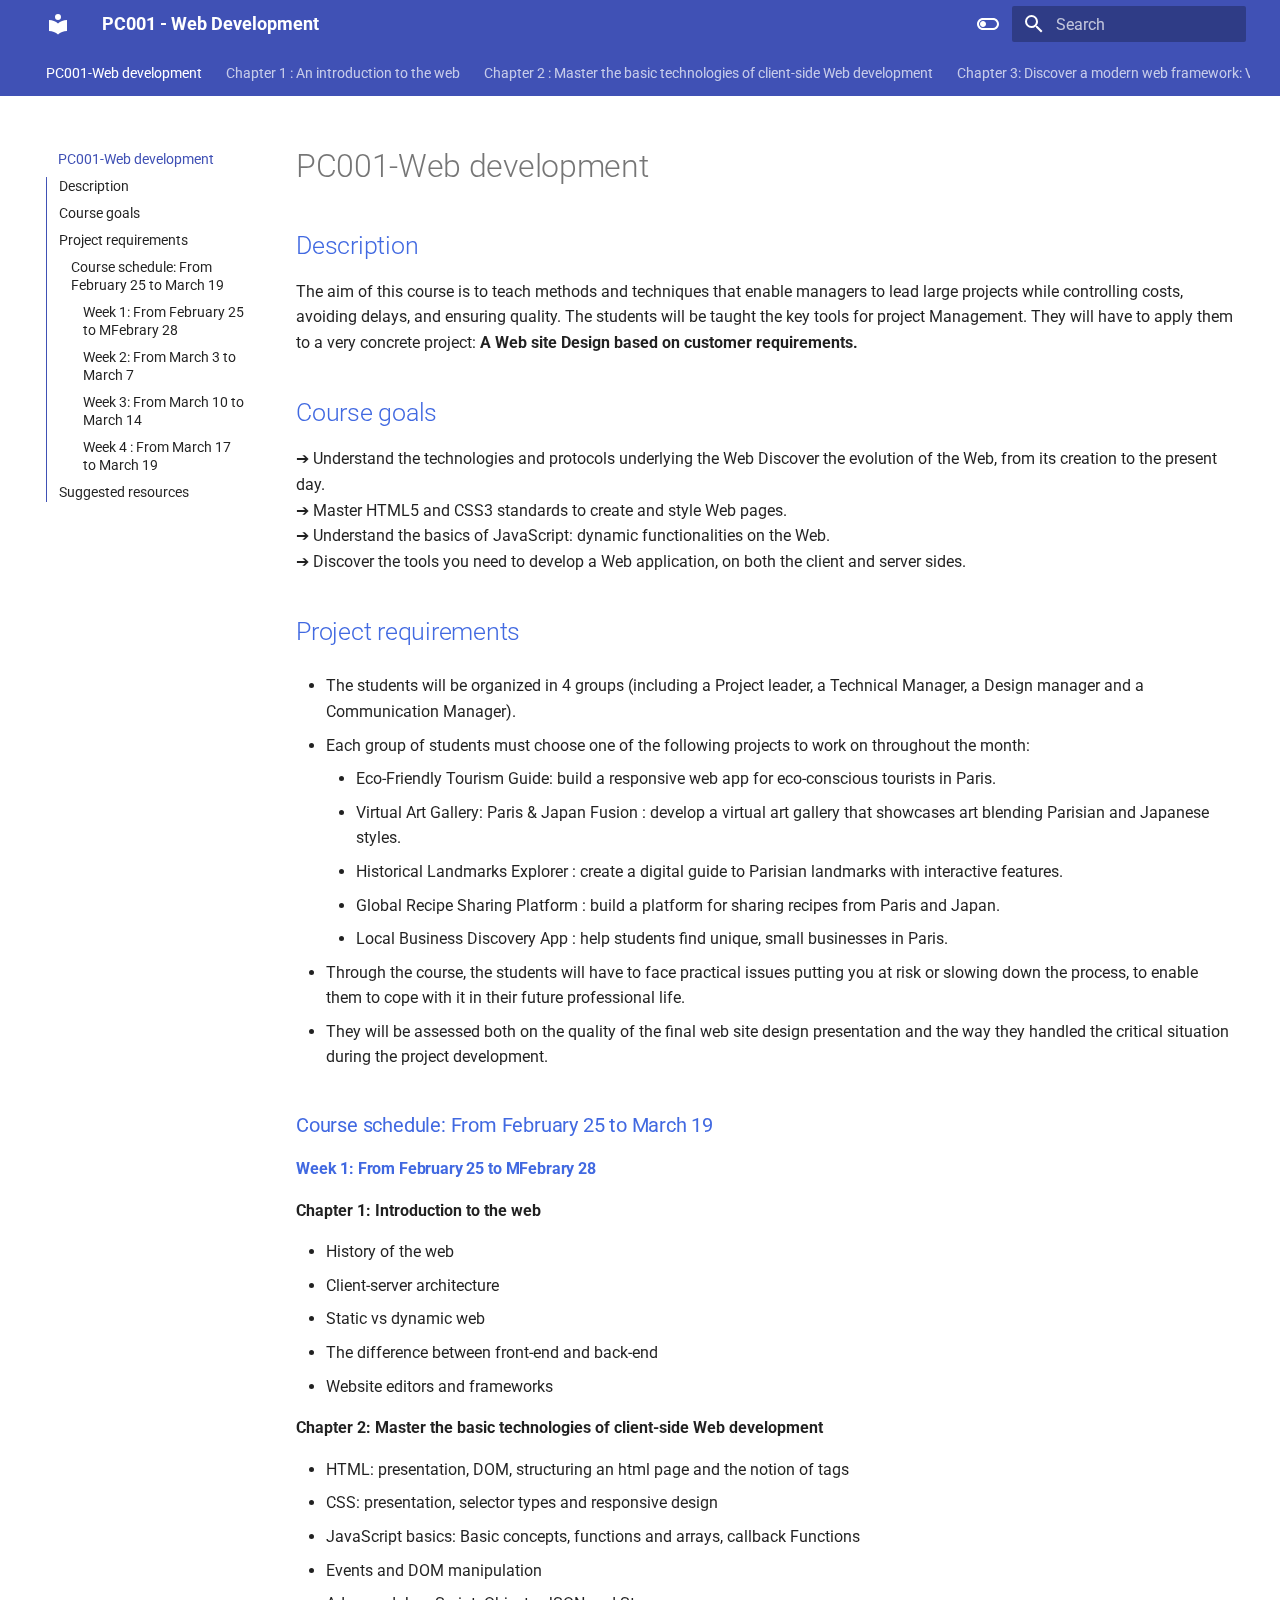
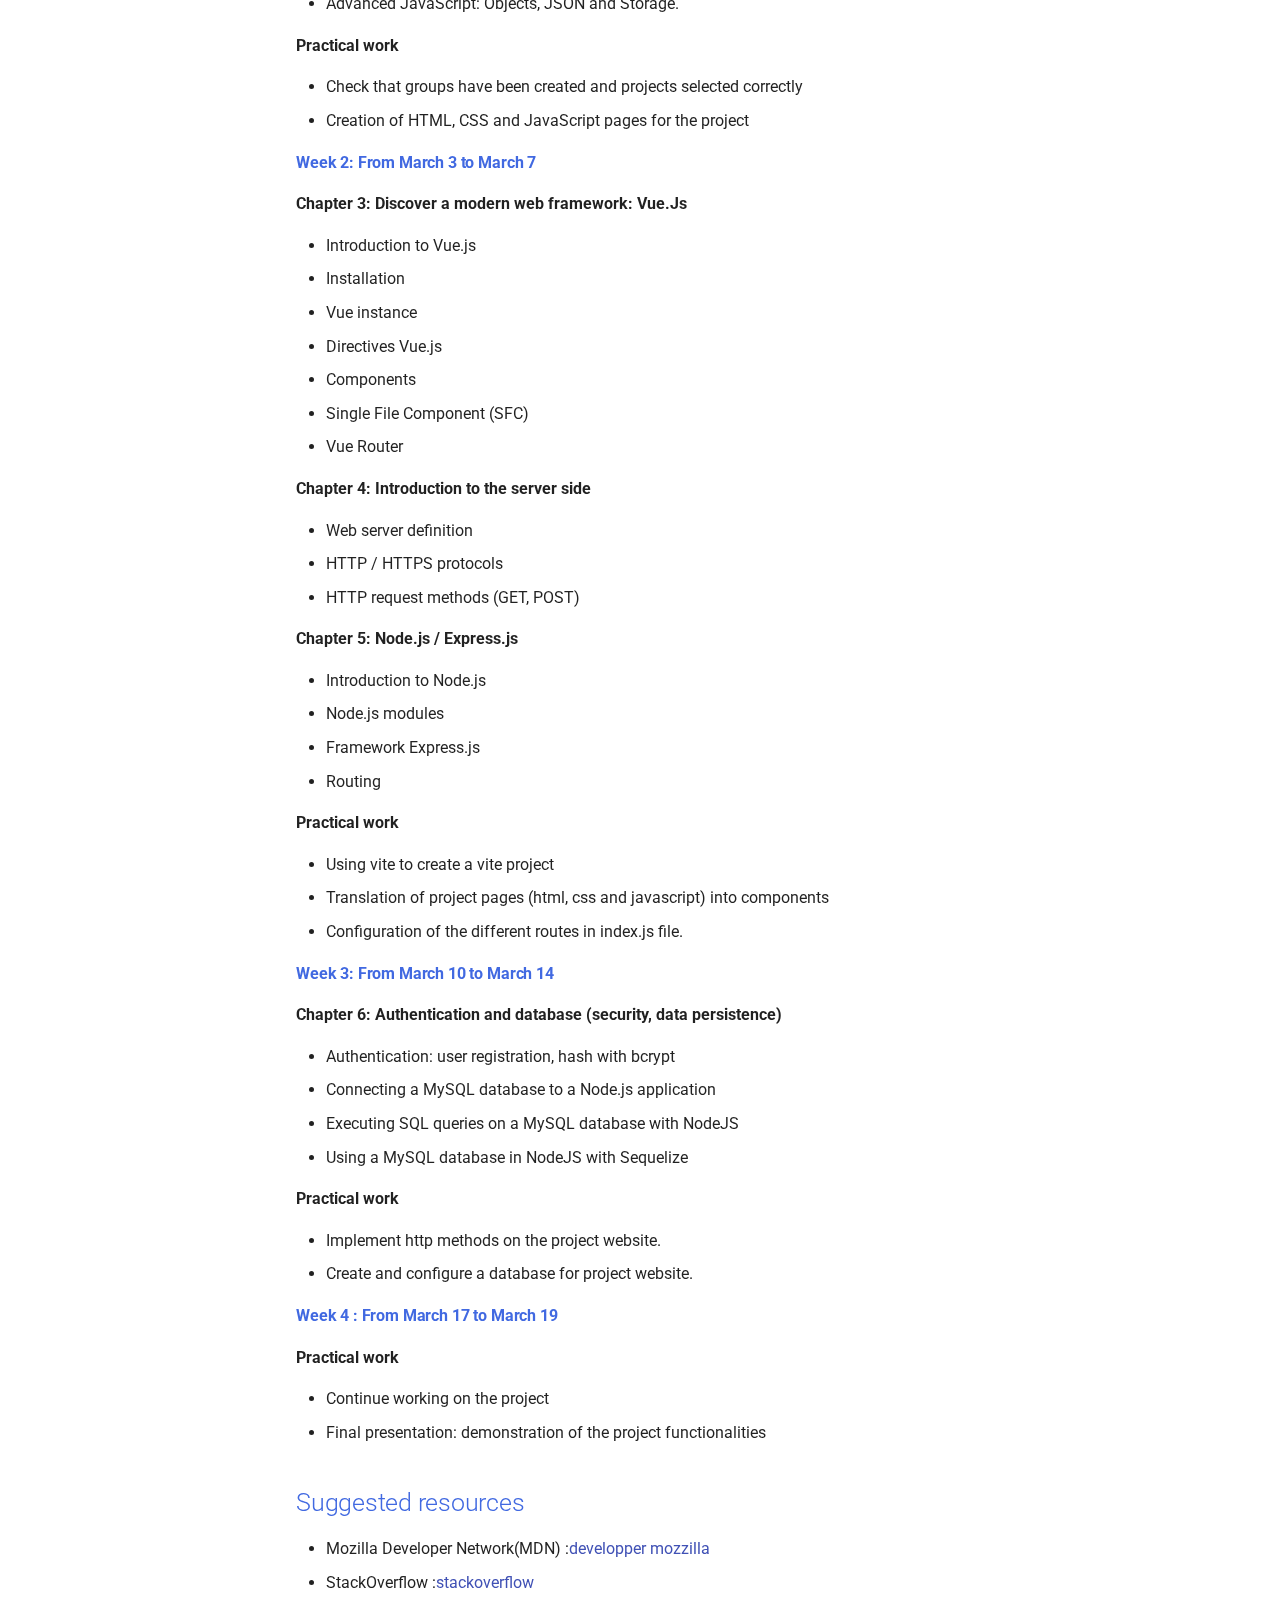
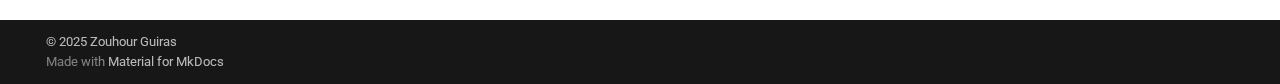
<file: Acceuil/index.html>
<!doctype html>
<html lang="en" class="no-js">
  <head>
    
      <meta charset="utf-8">
      <meta name="viewport" content="width=device-width,initial-scale=1">
      
      
      
        <link rel="canonical" href="https://zouhour-guiras.github.io/Spring-School-Docs/Acceuil/">
      
      
      
        <link rel="next" href="../Chapter%201/">
      
      
      <link rel="icon" href="../assets/images/favicon.png">
      <meta name="generator" content="mkdocs-1.5.3, mkdocs-material-9.5.4">
    
    
      
        <title>PC001-Web development - PC001 - Web Development</title>
      
    
    
      <link rel="stylesheet" href="../assets/stylesheets/main.50c56a3b.min.css">
      
        
        <link rel="stylesheet" href="../assets/stylesheets/palette.06af60db.min.css">
      
      


    
    
      
    
    
      
        
        
        <link rel="preconnect" href="https://fonts.gstatic.com" crossorigin>
        <link rel="stylesheet" href="https://fonts.googleapis.com/css?family=Roboto:300,300i,400,400i,700,700i%7CRoboto+Mono:400,400i,700,700i&display=fallback">
        <style>:root{--md-text-font:"Roboto";--md-code-font:"Roboto Mono"}</style>
      
    
    
    <script>__md_scope=new URL("..",location),__md_hash=e=>[...e].reduce((e,_)=>(e<<5)-e+_.charCodeAt(0),0),__md_get=(e,_=localStorage,t=__md_scope)=>JSON.parse(_.getItem(t.pathname+"."+e)),__md_set=(e,_,t=localStorage,a=__md_scope)=>{try{t.setItem(a.pathname+"."+e,JSON.stringify(_))}catch(e){}}</script>
    
      

    
    
    
  </head>
  
  
    
    
      
    
    
    
    
    <body dir="ltr" data-md-color-scheme="default" data-md-color-primary="Royalblueue" data-md-color-accent="purple">
  
    
    <input class="md-toggle" data-md-toggle="drawer" type="checkbox" id="__drawer" autocomplete="off">
    <input class="md-toggle" data-md-toggle="search" type="checkbox" id="__search" autocomplete="off">
    <label class="md-overlay" for="__drawer"></label>
    <div data-md-component="skip">
      
        
        <a href="#pc001-web-development" class="md-skip">
          Skip to content
        </a>
      
    </div>
    <div data-md-component="announce">
      
    </div>
    
    
      

<header class="md-header" data-md-component="header">
  <nav class="md-header__inner md-grid" aria-label="Header">
    <a href=".." title="PC001 - Web Development" class="md-header__button md-logo" aria-label="PC001 - Web Development" data-md-component="logo">
      
  
  <svg xmlns="http://www.w3.org/2000/svg" viewBox="0 0 24 24"><path d="M12 8a3 3 0 0 0 3-3 3 3 0 0 0-3-3 3 3 0 0 0-3 3 3 3 0 0 0 3 3m0 3.54C9.64 9.35 6.5 8 3 8v11c3.5 0 6.64 1.35 9 3.54 2.36-2.19 5.5-3.54 9-3.54V8c-3.5 0-6.64 1.35-9 3.54Z"/></svg>

    </a>
    <label class="md-header__button md-icon" for="__drawer">
      
      <svg xmlns="http://www.w3.org/2000/svg" viewBox="0 0 24 24"><path d="M3 6h18v2H3V6m0 5h18v2H3v-2m0 5h18v2H3v-2Z"/></svg>
    </label>
    <div class="md-header__title" data-md-component="header-title">
      <div class="md-header__ellipsis">
        <div class="md-header__topic">
          <span class="md-ellipsis">
            PC001 - Web Development
          </span>
        </div>
        <div class="md-header__topic" data-md-component="header-topic">
          <span class="md-ellipsis">
            
              PC001-Web development
            
          </span>
        </div>
      </div>
    </div>
    
      
        <form class="md-header__option" data-md-component="palette">
  
    
    
    
    <input class="md-option" data-md-color-media="" data-md-color-scheme="default" data-md-color-primary="Royalblueue" data-md-color-accent="purple"  aria-label="Switch to dark mode"  type="radio" name="__palette" id="__palette_0">
    
      <label class="md-header__button md-icon" title="Switch to dark mode" for="__palette_1" hidden>
        <svg xmlns="http://www.w3.org/2000/svg" viewBox="0 0 24 24"><path d="M17 6H7c-3.31 0-6 2.69-6 6s2.69 6 6 6h10c3.31 0 6-2.69 6-6s-2.69-6-6-6zm0 10H7c-2.21 0-4-1.79-4-4s1.79-4 4-4h10c2.21 0 4 1.79 4 4s-1.79 4-4 4zM7 9c-1.66 0-3 1.34-3 3s1.34 3 3 3 3-1.34 3-3-1.34-3-3-3z"/></svg>
      </label>
    
  
    
    
    
    <input class="md-option" data-md-color-media="" data-md-color-scheme="slate" data-md-color-primary="Royalblue" data-md-color-accent="lime"  aria-label="Switch to light mode"  type="radio" name="__palette" id="__palette_1">
    
      <label class="md-header__button md-icon" title="Switch to light mode" for="__palette_0" hidden>
        <svg xmlns="http://www.w3.org/2000/svg" viewBox="0 0 24 24"><path d="M17 7H7a5 5 0 0 0-5 5 5 5 0 0 0 5 5h10a5 5 0 0 0 5-5 5 5 0 0 0-5-5m0 8a3 3 0 0 1-3-3 3 3 0 0 1 3-3 3 3 0 0 1 3 3 3 3 0 0 1-3 3Z"/></svg>
      </label>
    
  
</form>
      
    
    
      <script>var media,input,key,value,palette=__md_get("__palette");if(palette&&palette.color){"(prefers-color-scheme)"===palette.color.media&&(media=matchMedia("(prefers-color-scheme: light)"),input=document.querySelector(media.matches?"[data-md-color-media='(prefers-color-scheme: light)']":"[data-md-color-media='(prefers-color-scheme: dark)']"),palette.color.media=input.getAttribute("data-md-color-media"),palette.color.scheme=input.getAttribute("data-md-color-scheme"),palette.color.primary=input.getAttribute("data-md-color-primary"),palette.color.accent=input.getAttribute("data-md-color-accent"));for([key,value]of Object.entries(palette.color))document.body.setAttribute("data-md-color-"+key,value)}</script>
    
    
    
      <label class="md-header__button md-icon" for="__search">
        
        <svg xmlns="http://www.w3.org/2000/svg" viewBox="0 0 24 24"><path d="M9.5 3A6.5 6.5 0 0 1 16 9.5c0 1.61-.59 3.09-1.56 4.23l.27.27h.79l5 5-1.5 1.5-5-5v-.79l-.27-.27A6.516 6.516 0 0 1 9.5 16 6.5 6.5 0 0 1 3 9.5 6.5 6.5 0 0 1 9.5 3m0 2C7 5 5 7 5 9.5S7 14 9.5 14 14 12 14 9.5 12 5 9.5 5Z"/></svg>
      </label>
      <div class="md-search" data-md-component="search" role="dialog">
  <label class="md-search__overlay" for="__search"></label>
  <div class="md-search__inner" role="search">
    <form class="md-search__form" name="search">
      <input type="text" class="md-search__input" name="query" aria-label="Search" placeholder="Search" autocapitalize="off" autocorrect="off" autocomplete="off" spellcheck="false" data-md-component="search-query" required>
      <label class="md-search__icon md-icon" for="__search">
        
        <svg xmlns="http://www.w3.org/2000/svg" viewBox="0 0 24 24"><path d="M9.5 3A6.5 6.5 0 0 1 16 9.5c0 1.61-.59 3.09-1.56 4.23l.27.27h.79l5 5-1.5 1.5-5-5v-.79l-.27-.27A6.516 6.516 0 0 1 9.5 16 6.5 6.5 0 0 1 3 9.5 6.5 6.5 0 0 1 9.5 3m0 2C7 5 5 7 5 9.5S7 14 9.5 14 14 12 14 9.5 12 5 9.5 5Z"/></svg>
        
        <svg xmlns="http://www.w3.org/2000/svg" viewBox="0 0 24 24"><path d="M20 11v2H8l5.5 5.5-1.42 1.42L4.16 12l7.92-7.92L13.5 5.5 8 11h12Z"/></svg>
      </label>
      <nav class="md-search__options" aria-label="Search">
        
        <button type="reset" class="md-search__icon md-icon" title="Clear" aria-label="Clear" tabindex="-1">
          
          <svg xmlns="http://www.w3.org/2000/svg" viewBox="0 0 24 24"><path d="M19 6.41 17.59 5 12 10.59 6.41 5 5 6.41 10.59 12 5 17.59 6.41 19 12 13.41 17.59 19 19 17.59 13.41 12 19 6.41Z"/></svg>
        </button>
      </nav>
      
        <div class="md-search__suggest" data-md-component="search-suggest"></div>
      
    </form>
    <div class="md-search__output">
      <div class="md-search__scrollwrap" data-md-scrollfix>
        <div class="md-search-result" data-md-component="search-result">
          <div class="md-search-result__meta">
            Initializing search
          </div>
          <ol class="md-search-result__list" role="presentation"></ol>
        </div>
      </div>
    </div>
  </div>
</div>
    
    
  </nav>
  
</header>
    
    <div class="md-container" data-md-component="container">
      
      
        
          
            
<nav class="md-tabs" aria-label="Tabs" data-md-component="tabs">
  <div class="md-grid">
    <ul class="md-tabs__list">
      
        
  
  
    
  
  
    <li class="md-tabs__item md-tabs__item--active">
      <a href="./" class="md-tabs__link">
        
  
    
  
  PC001-Web development

      </a>
    </li>
  

      
        
  
  
  
    <li class="md-tabs__item">
      <a href="../Chapter%201/" class="md-tabs__link">
        
  
    
  
  Chapter 1 : An introduction to the web

      </a>
    </li>
  

      
        
  
  
  
    <li class="md-tabs__item">
      <a href="../Chapter%202/" class="md-tabs__link">
        
  
    
  
  Chapter 2 : Master the basic technologies of client-side Web development

      </a>
    </li>
  

      
        
  
  
  
    <li class="md-tabs__item">
      <a href="../Chapter%203/" class="md-tabs__link">
        
  
    
  
  Chapter 3: Discover a modern web framework: Vue.Js

      </a>
    </li>
  

      
        
  
  
  
    <li class="md-tabs__item">
      <a href="../Chapter%204/" class="md-tabs__link">
        
  
    
  
  Chapter 4: Introduction to the server side

      </a>
    </li>
  

      
        
  
  
  
    <li class="md-tabs__item">
      <a href="../Chapter%205/" class="md-tabs__link">
        
  
    
  
  Chapter 5 : Node.js / Express.js

      </a>
    </li>
  

      
        
  
  
  
    <li class="md-tabs__item">
      <a href="../Chapter%206/" class="md-tabs__link">
        
  
    
  
  Chapter 6: Authentication and database (security, data persistence)

      </a>
    </li>
  

      
    </ul>
  </div>
</nav>
          
        
      
      <main class="md-main" data-md-component="main">
        <div class="md-main__inner md-grid">
          
            
              
              <div class="md-sidebar md-sidebar--primary" data-md-component="sidebar" data-md-type="navigation" >
                <div class="md-sidebar__scrollwrap">
                  <div class="md-sidebar__inner">
                    


  


  

<nav class="md-nav md-nav--primary md-nav--lifted md-nav--integrated" aria-label="Navigation" data-md-level="0">
  <label class="md-nav__title" for="__drawer">
    <a href=".." title="PC001 - Web Development" class="md-nav__button md-logo" aria-label="PC001 - Web Development" data-md-component="logo">
      
  
  <svg xmlns="http://www.w3.org/2000/svg" viewBox="0 0 24 24"><path d="M12 8a3 3 0 0 0 3-3 3 3 0 0 0-3-3 3 3 0 0 0-3 3 3 3 0 0 0 3 3m0 3.54C9.64 9.35 6.5 8 3 8v11c3.5 0 6.64 1.35 9 3.54 2.36-2.19 5.5-3.54 9-3.54V8c-3.5 0-6.64 1.35-9 3.54Z"/></svg>

    </a>
    PC001 - Web Development
  </label>
  
  <ul class="md-nav__list" data-md-scrollfix>
    
      
      
  
  
    
  
  
  
    <li class="md-nav__item md-nav__item--active">
      
      <input class="md-nav__toggle md-toggle" type="checkbox" id="__toc">
      
      
        
      
      
        <label class="md-nav__link md-nav__link--active" for="__toc">
          
  
  <span class="md-ellipsis">
    PC001-Web development
  </span>
  

          <span class="md-nav__icon md-icon"></span>
        </label>
      
      <a href="./" class="md-nav__link md-nav__link--active">
        
  
  <span class="md-ellipsis">
    PC001-Web development
  </span>
  

      </a>
      
        

<nav class="md-nav md-nav--secondary" aria-label="Table of contents">
  
  
  
    
  
  
    <label class="md-nav__title" for="__toc">
      <span class="md-nav__icon md-icon"></span>
      Table of contents
    </label>
    <ul class="md-nav__list" data-md-component="toc" data-md-scrollfix>
      
        <li class="md-nav__item">
  <a href="#description" class="md-nav__link">
    <span class="md-ellipsis">
       Description 
    </span>
  </a>
  
</li>
      
        <li class="md-nav__item">
  <a href="#course-goals" class="md-nav__link">
    <span class="md-ellipsis">
       Course goals 
    </span>
  </a>
  
</li>
      
        <li class="md-nav__item">
  <a href="#project-requirements" class="md-nav__link">
    <span class="md-ellipsis">
       Project requirements 
    </span>
  </a>
  
    <nav class="md-nav" aria-label="Project requirements">
      <ul class="md-nav__list">
        
          <li class="md-nav__item">
  <a href="#course-schedule-from-february-25-to-march-19" class="md-nav__link">
    <span class="md-ellipsis">
      Course schedule: From February 25 to March 19 
    </span>
  </a>
  
    <nav class="md-nav" aria-label="Course schedule: From February 25 to March 19">
      <ul class="md-nav__list">
        
          <li class="md-nav__item">
  <a href="#week-1-from-february-25-to-mfebrary-28" class="md-nav__link">
    <span class="md-ellipsis">
       Week 1: From February 25 to MFebrary 28 
    </span>
  </a>
  
</li>
        
          <li class="md-nav__item">
  <a href="#week-2-from-march-3-to-march-7" class="md-nav__link">
    <span class="md-ellipsis">
       Week 2: From March 3 to March 7 
    </span>
  </a>
  
</li>
        
          <li class="md-nav__item">
  <a href="#week-3-from-march-10-to-march-14" class="md-nav__link">
    <span class="md-ellipsis">
       Week 3: From March 10 to March 14 
    </span>
  </a>
  
</li>
        
          <li class="md-nav__item">
  <a href="#week-4-from-march-17-to-march-19" class="md-nav__link">
    <span class="md-ellipsis">
       Week 4 : From March 17 to March 19 
    </span>
  </a>
  
</li>
        
      </ul>
    </nav>
  
</li>
        
      </ul>
    </nav>
  
</li>
      
        <li class="md-nav__item">
  <a href="#suggested-resources" class="md-nav__link">
    <span class="md-ellipsis">
       Suggested resources 
    </span>
  </a>
  
</li>
      
    </ul>
  
</nav>
      
    </li>
  

    
      
      
  
  
  
  
    <li class="md-nav__item">
      <a href="../Chapter%201/" class="md-nav__link">
        
  
  <span class="md-ellipsis">
    Chapter 1 : An introduction to the web
  </span>
  

      </a>
    </li>
  

    
      
      
  
  
  
  
    <li class="md-nav__item">
      <a href="../Chapter%202/" class="md-nav__link">
        
  
  <span class="md-ellipsis">
    Chapter 2 : Master the basic technologies of client-side Web development
  </span>
  

      </a>
    </li>
  

    
      
      
  
  
  
  
    <li class="md-nav__item">
      <a href="../Chapter%203/" class="md-nav__link">
        
  
  <span class="md-ellipsis">
    Chapter 3: Discover a modern web framework: Vue.Js
  </span>
  

      </a>
    </li>
  

    
      
      
  
  
  
  
    <li class="md-nav__item">
      <a href="../Chapter%204/" class="md-nav__link">
        
  
  <span class="md-ellipsis">
    Chapter 4: Introduction to the server side
  </span>
  

      </a>
    </li>
  

    
      
      
  
  
  
  
    <li class="md-nav__item">
      <a href="../Chapter%205/" class="md-nav__link">
        
  
  <span class="md-ellipsis">
    Chapter 5 : Node.js / Express.js
  </span>
  

      </a>
    </li>
  

    
      
      
  
  
  
  
    <li class="md-nav__item">
      <a href="../Chapter%206/" class="md-nav__link">
        
  
  <span class="md-ellipsis">
    Chapter 6: Authentication and database (security, data persistence)
  </span>
  

      </a>
    </li>
  

    
  </ul>
</nav>
                  </div>
                </div>
              </div>
            
            
          
          
            <div class="md-content" data-md-component="content">
              <article class="md-content__inner md-typeset">
                
                  


<h1 id="pc001-web-development">PC001-Web development</h1>
<h2 id="description"><div style="color: Royalblue;"> Description </div></h2>
<p>The aim of this course is to teach methods and techniques that enable managers to lead large projects while controlling costs, avoiding delays, and ensuring quality.
The students will be taught the key tools for project Management. They will have to apply them to a very concrete project: <strong>A Web site Design based on customer requirements.</strong></p>
<h2 id="course-goals"><div style="color: Royalblue;"> Course goals </div></h2>
<p>➔  Understand the technologies and protocols underlying the Web
Discover the evolution of the Web, from its creation to the present day.<br />
➔ Master HTML5 and CSS3 standards to create and style Web pages.<br />
➔ Understand the basics of JavaScript: dynamic functionalities on the Web.<br />
➔ Discover the tools you need to develop a Web application, on both the client and server sides. </p>
<h2 id="project-requirements"><div style="color: Royalblue;"> Project requirements </div></h2>
<ul>
<li>
<p>The students will be organized in 4 groups (including a Project leader, a Technical Manager, a Design manager and a Communication Manager). </p>
</li>
<li>
<p>Each group of students must choose one of the following projects to work on throughout the month:</p>
<ul>
<li>Eco-Friendly Tourism Guide: build a responsive web app for eco-conscious tourists in Paris. </li>
<li>Virtual Art Gallery: Paris &amp; Japan Fusion : develop a virtual art gallery that showcases art blending Parisian and Japanese styles.</li>
<li>Historical Landmarks Explorer : create a digital guide to Parisian landmarks with interactive features.</li>
<li>Global Recipe Sharing Platform : build a platform for sharing recipes from Paris and Japan. </li>
<li>Local Business Discovery App : help students find unique, small businesses in Paris.</li>
</ul>
</li>
<li>
<p>Through the course, the students will have to face practical issues putting you at risk or slowing down the process, to enable them to cope with it in their future professional life.</p>
</li>
<li>
<p>They will be assessed both on the quality of the final web site design presentation and the way they handled the critical situation during the project development.</p>
</li>
</ul>
<h3 id="course-schedule-from-february-25-to-march-19"><div style="color: Royalblue;">Course schedule: From February 25 to March 19 </div></h3>
<h4 id="week-1-from-february-25-to-mfebrary-28"><div style="color: Royalblue;"> Week 1: From February 25 to MFebrary 28 </div></h4>
<p><strong>Chapter 1: Introduction to the web</strong></p>
<ul>
<li>History of the web</li>
<li>Client-server architecture</li>
<li>Static vs dynamic web</li>
<li>The difference between front-end and back-end </li>
<li>Website editors and frameworks</li>
</ul>
<p><strong>Chapter 2: Master the basic technologies of client-side Web development</strong></p>
<ul>
<li>HTML: presentation, DOM, structuring an html page and the notion of tags </li>
<li>CSS: presentation, selector types and responsive design</li>
<li>JavaScript basics: Basic concepts, functions and arrays, callback Functions</li>
<li>Events and DOM manipulation</li>
<li>Advanced JavaScript: Objects, JSON and Storage. </li>
</ul>
<p><strong>Practical work</strong></p>
<ul>
<li>Check that groups have been created and projects selected correctly</li>
<li>Creation of HTML, CSS and JavaScript pages for the project</li>
</ul>
<h4 id="week-2-from-march-3-to-march-7"><div style="color: Royalblue;"> Week 2: From March 3 to March 7 </div></h4>
<p><strong>Chapter 3: Discover a modern web framework: Vue.Js</strong></p>
<ul>
<li>Introduction to Vue.js</li>
<li>Installation</li>
<li>Vue instance </li>
<li>Directives Vue.js </li>
<li>Components </li>
<li>Single File Component (SFC) </li>
<li>Vue Router </li>
</ul>
<p><strong>Chapter 4: Introduction to the server side</strong></p>
<ul>
<li>Web server definition </li>
<li>HTTP / HTTPS protocols </li>
<li>HTTP request methods (GET, POST) </li>
</ul>
<p><strong>Chapter 5: Node.js / Express.js</strong></p>
<ul>
<li>Introduction to Node.js</li>
<li>Node.js modules</li>
<li>Framework Express.js</li>
<li>Routing</li>
</ul>
<p><strong>Practical work</strong> </p>
<ul>
<li>Using vite to create a vite project</li>
<li>Translation of project pages (html, css and javascript) into components</li>
<li>Configuration of the different routes in index.js file.</li>
</ul>
<h4 id="week-3-from-march-10-to-march-14"><div style="color: Royalblue;"> Week 3: From March 10 to March 14 </div></h4>
<p><strong>Chapter 6: Authentication and database (security, data persistence)</strong></p>
<ul>
<li>Authentication: user registration, hash with bcrypt</li>
<li>Connecting a MySQL database to a Node.js application</li>
<li>Executing SQL queries on a MySQL database with NodeJS</li>
<li>Using a MySQL database in NodeJS with Sequelize</li>
</ul>
<p><strong>Practical work</strong> </p>
<ul>
<li>Implement http methods on the project website.</li>
<li>Create and configure a database for project website. </li>
</ul>
<h4 id="week-4-from-march-17-to-march-19"><div style="color: Royalblue;"> Week 4 : From March 17 to March 19 </div></h4>
<p><strong>Practical work</strong></p>
<ul>
<li>Continue working on the project</li>
<li>Final presentation: demonstration of the project functionalities</li>
</ul>
<h2 id="suggested-resources"><div style="color: Royalblue;"> Suggested resources </div></h2>
<ul>
<li>Mozilla Developer Network(MDN) :<a href="https://developer.mozilla.org/en-US/">developper mozzilla</a></li>
<li>StackOverflow :<a href="https://stackoverflow.com/">stackoverflow</a> </li>
</ul>












                
              </article>
            </div>
          
          
  <script>var tabs=__md_get("__tabs");if(Array.isArray(tabs))e:for(var set of document.querySelectorAll(".tabbed-set")){var tab,labels=set.querySelector(".tabbed-labels");for(tab of tabs)for(var label of labels.getElementsByTagName("label"))if(label.innerText.trim()===tab){var input=document.getElementById(label.htmlFor);input.checked=!0;continue e}}</script>

<script>var target=document.getElementById(location.hash.slice(1));target&&target.name&&(target.checked=target.name.startsWith("__tabbed_"))</script>
        </div>
        
          <button type="button" class="md-top md-icon" data-md-component="top" hidden>
  
  <svg xmlns="http://www.w3.org/2000/svg" viewBox="0 0 24 24"><path d="M13 20h-2V8l-5.5 5.5-1.42-1.42L12 4.16l7.92 7.92-1.42 1.42L13 8v12Z"/></svg>
  Back to top
</button>
        
      </main>
      
        <footer class="md-footer">
  
  <div class="md-footer-meta md-typeset">
    <div class="md-footer-meta__inner md-grid">
      <div class="md-copyright">
  
    <div class="md-copyright__highlight">
      &copy; 2025 <a href="https://github.com/zouhour-guiras"  target="_blank" rel="noopener">Zouhour Guiras</a>

    </div>
  
  
    Made with
    <a href="https://squidfunk.github.io/mkdocs-material/" target="_blank" rel="noopener">
      Material for MkDocs
    </a>
  
</div>
      
    </div>
  </div>
</footer>
      
    </div>
    <div class="md-dialog" data-md-component="dialog">
      <div class="md-dialog__inner md-typeset"></div>
    </div>
    
    
    <script id="__config" type="application/json">{"base": "..", "features": ["navigation.tabs", "navigation.sections", "toc.integrate", "navigation.top", "search.suggest", "search.highlight", "content.tabs.link", "content.code.annotation", "content.code.copy"], "search": "../assets/javascripts/workers/search.c011b7c0.min.js", "translations": {"clipboard.copied": "Copied to clipboard", "clipboard.copy": "Copy to clipboard", "search.result.more.one": "1 more on this page", "search.result.more.other": "# more on this page", "search.result.none": "No matching documents", "search.result.one": "1 matching document", "search.result.other": "# matching documents", "search.result.placeholder": "Type to start searching", "search.result.term.missing": "Missing", "select.version": "Select version"}}</script>
    
    
      <script src="../assets/javascripts/bundle.7389ff0e.min.js"></script>
      
    
  </body>
</html>
</file>
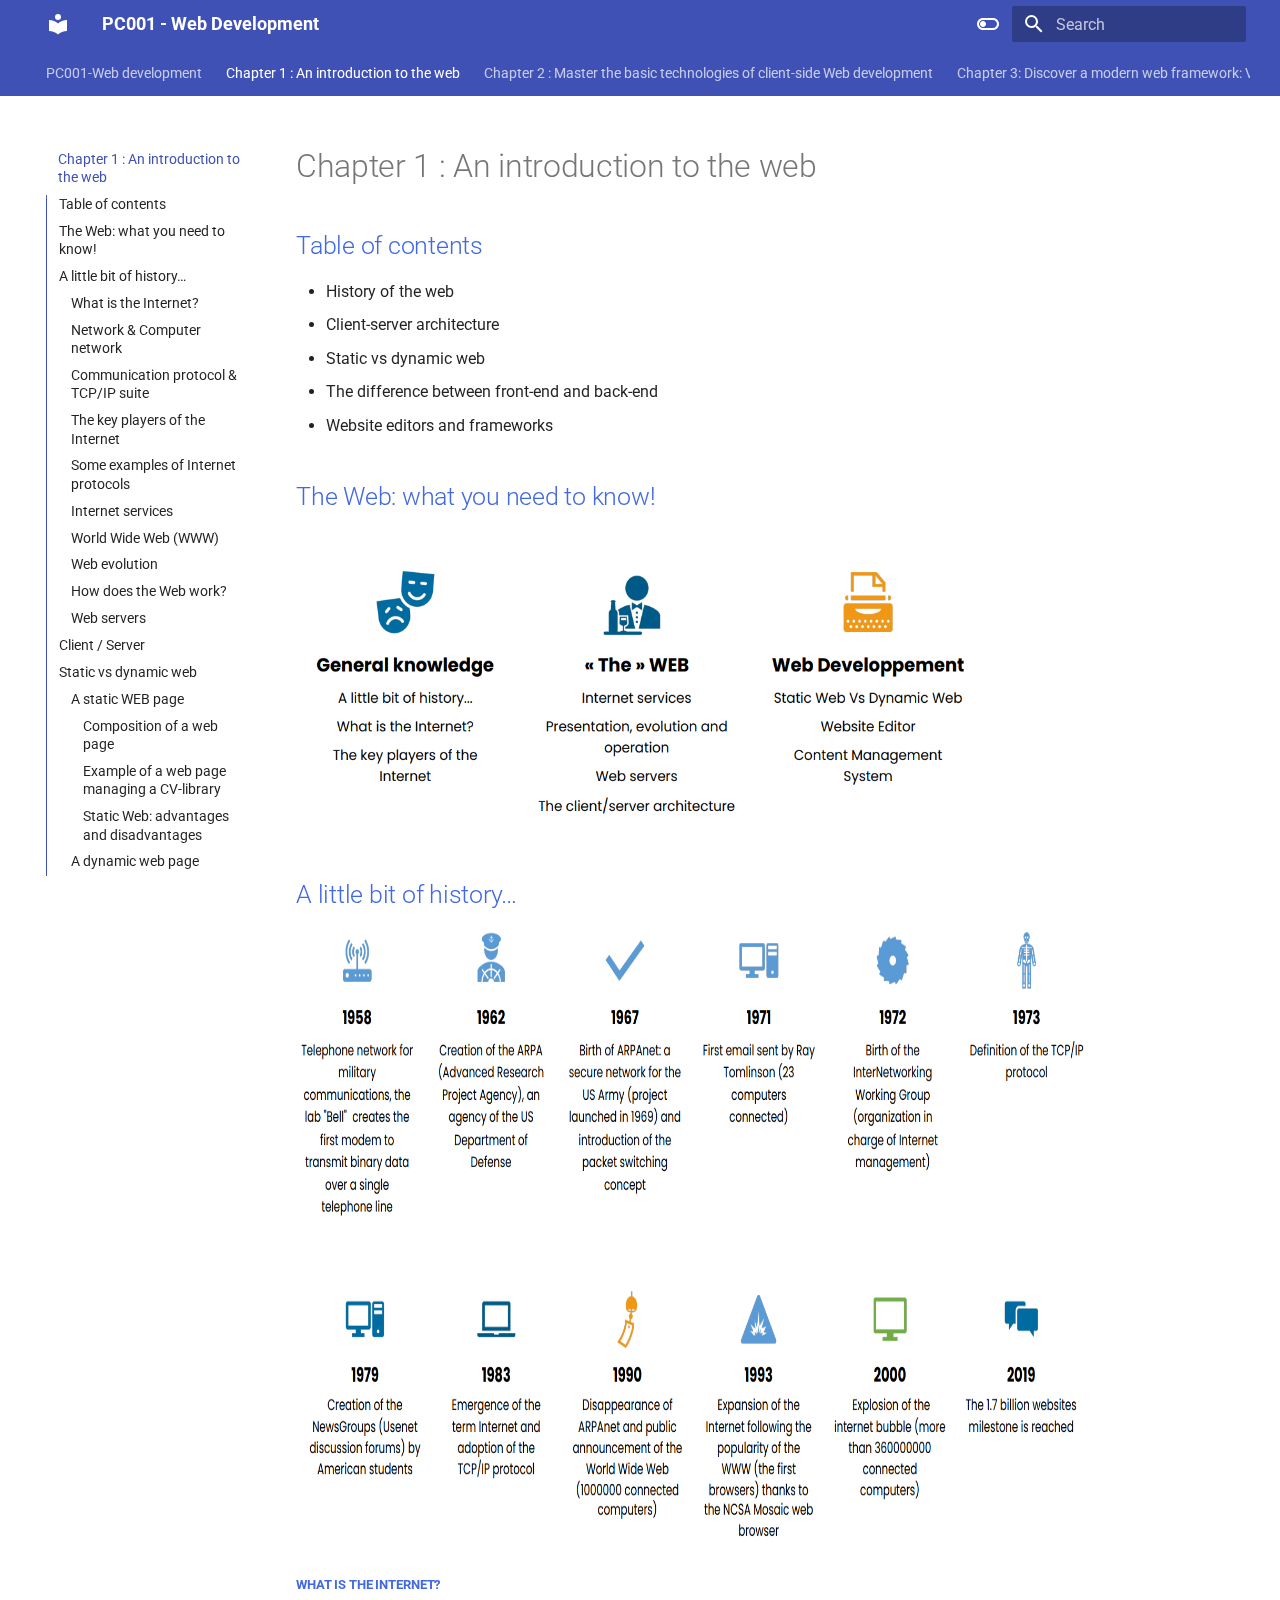
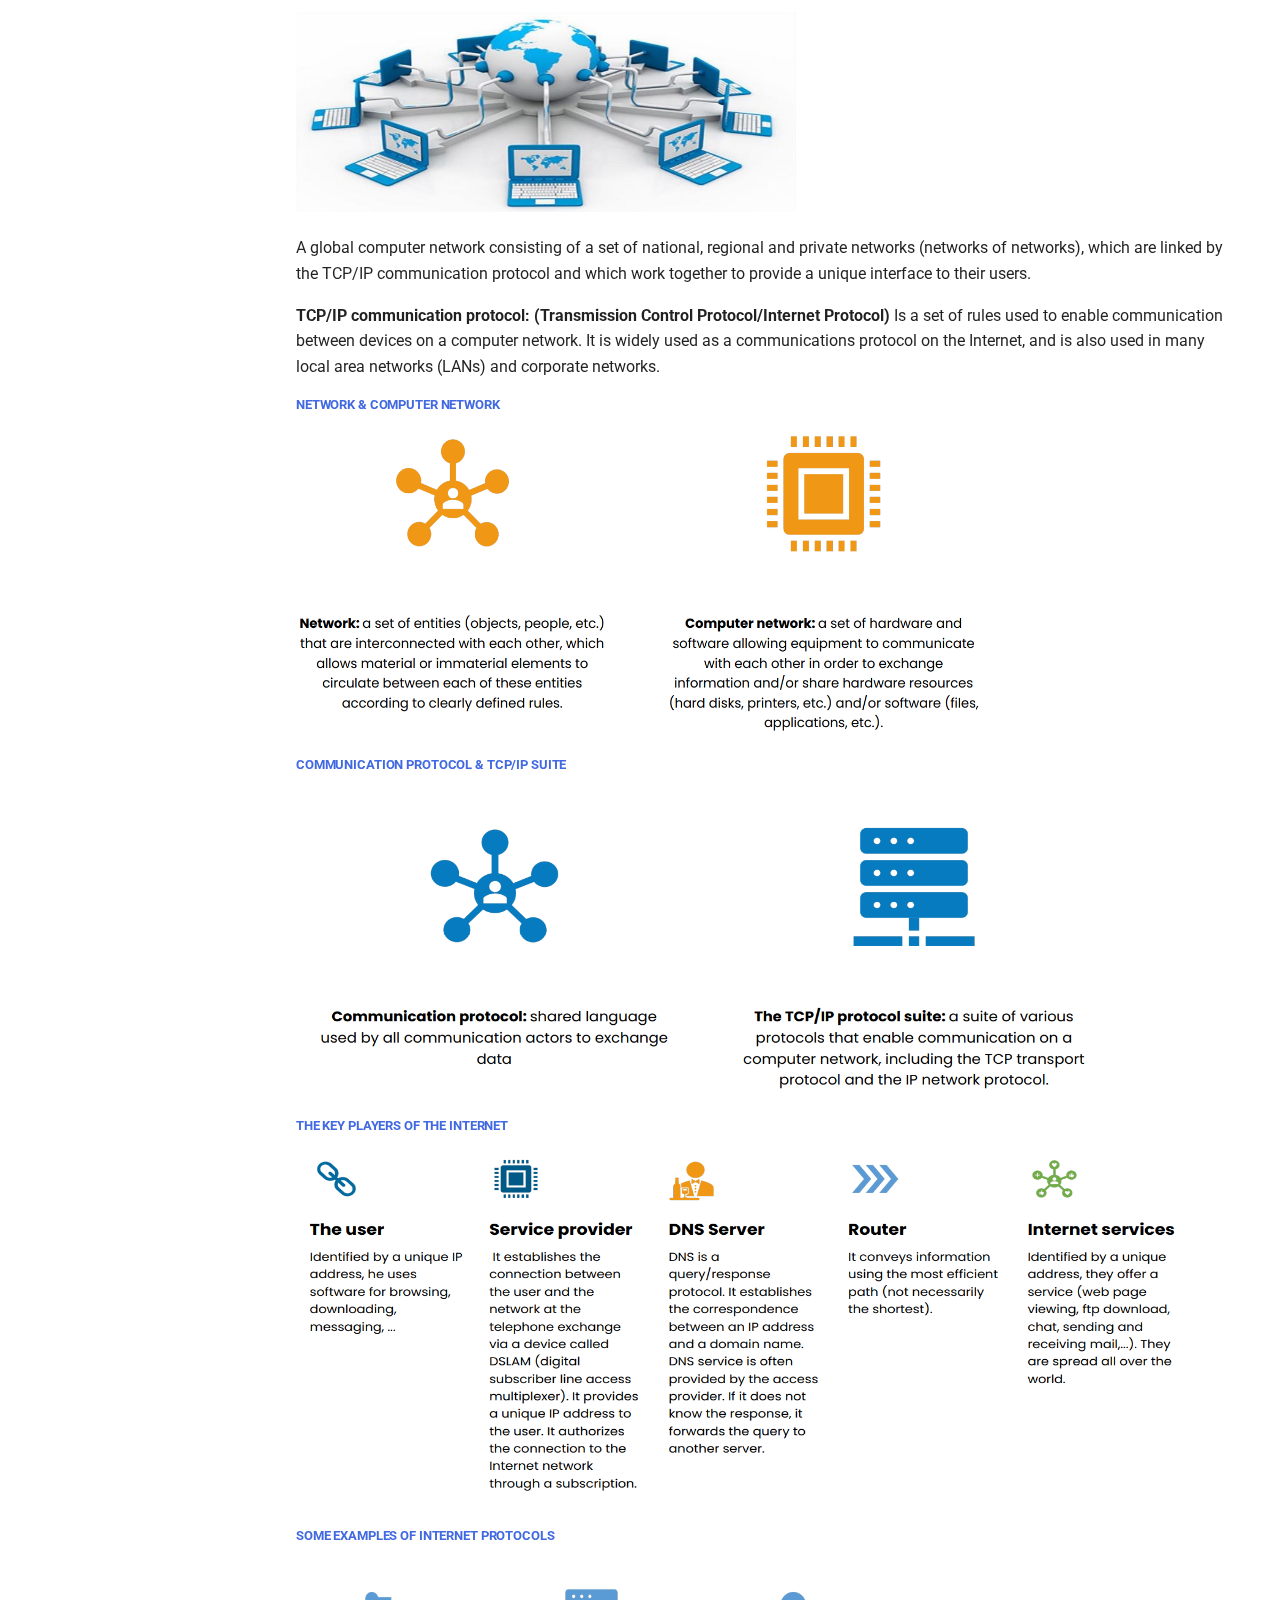
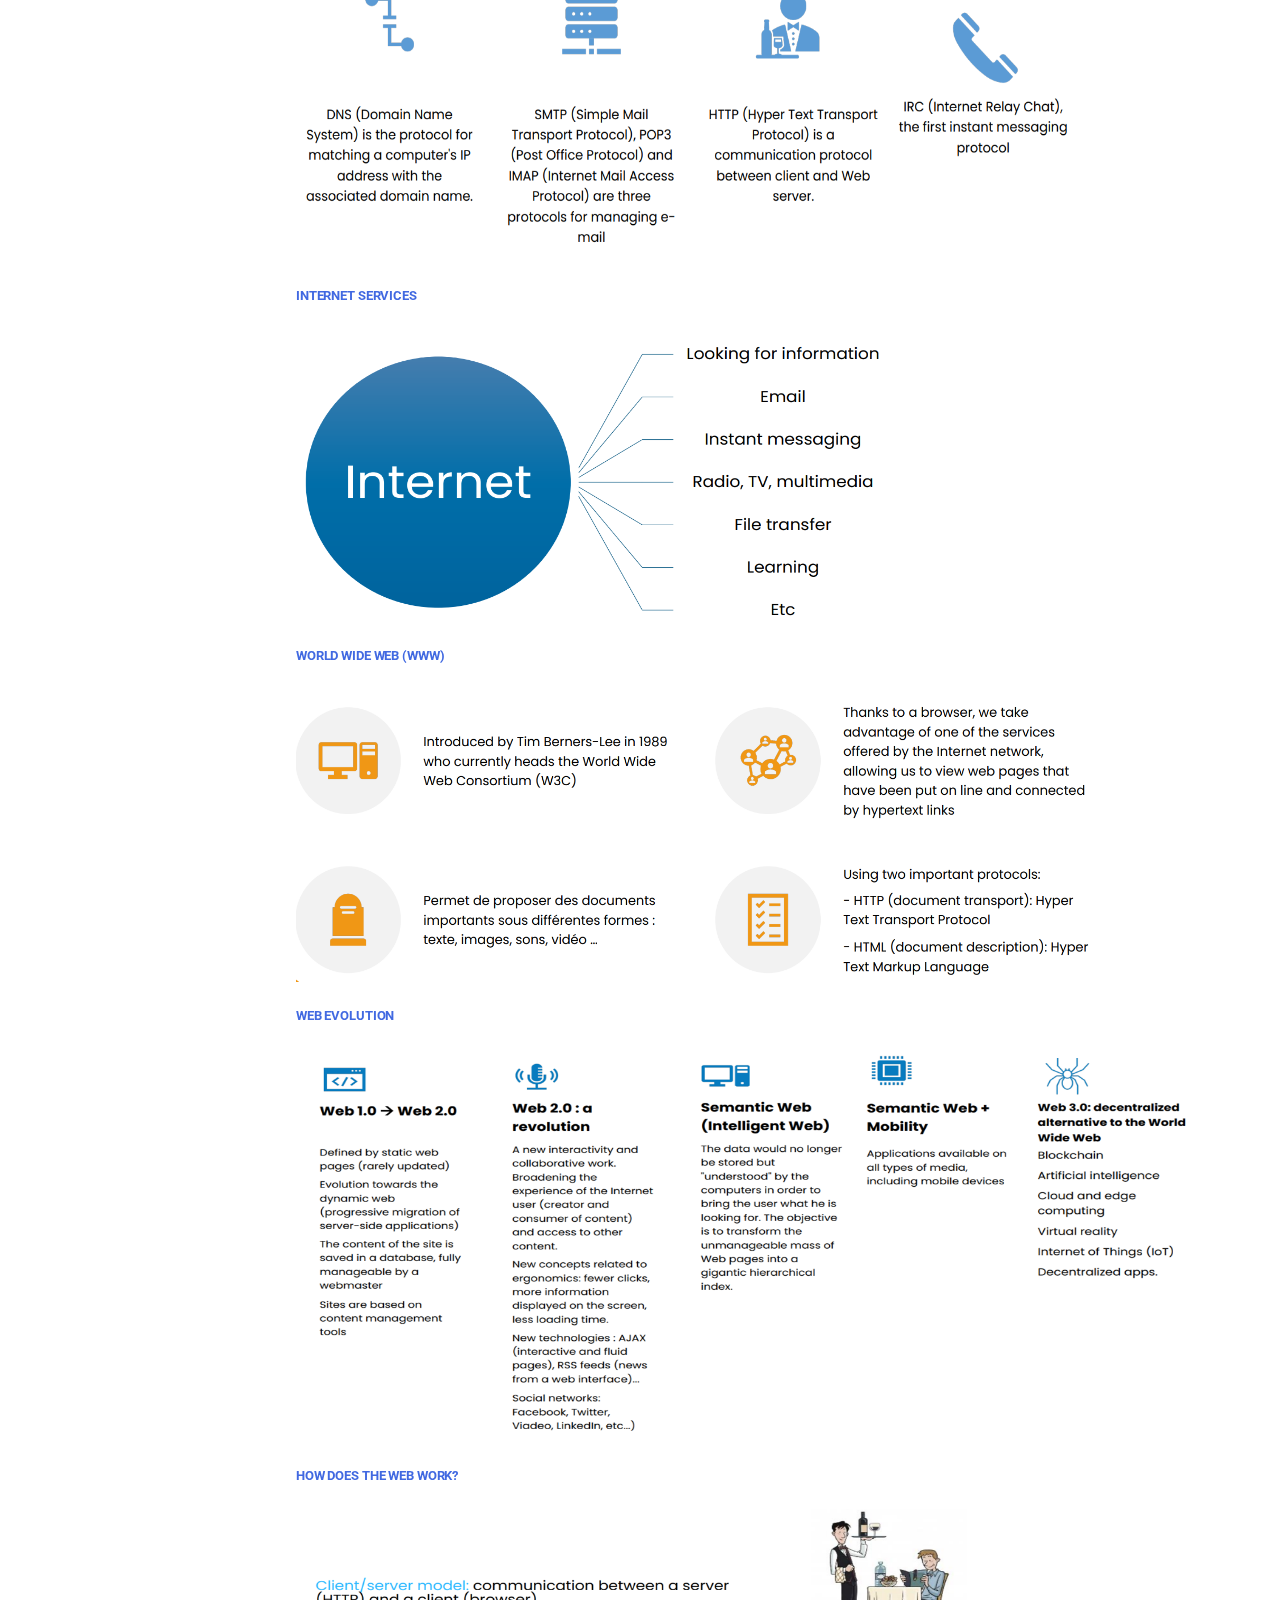
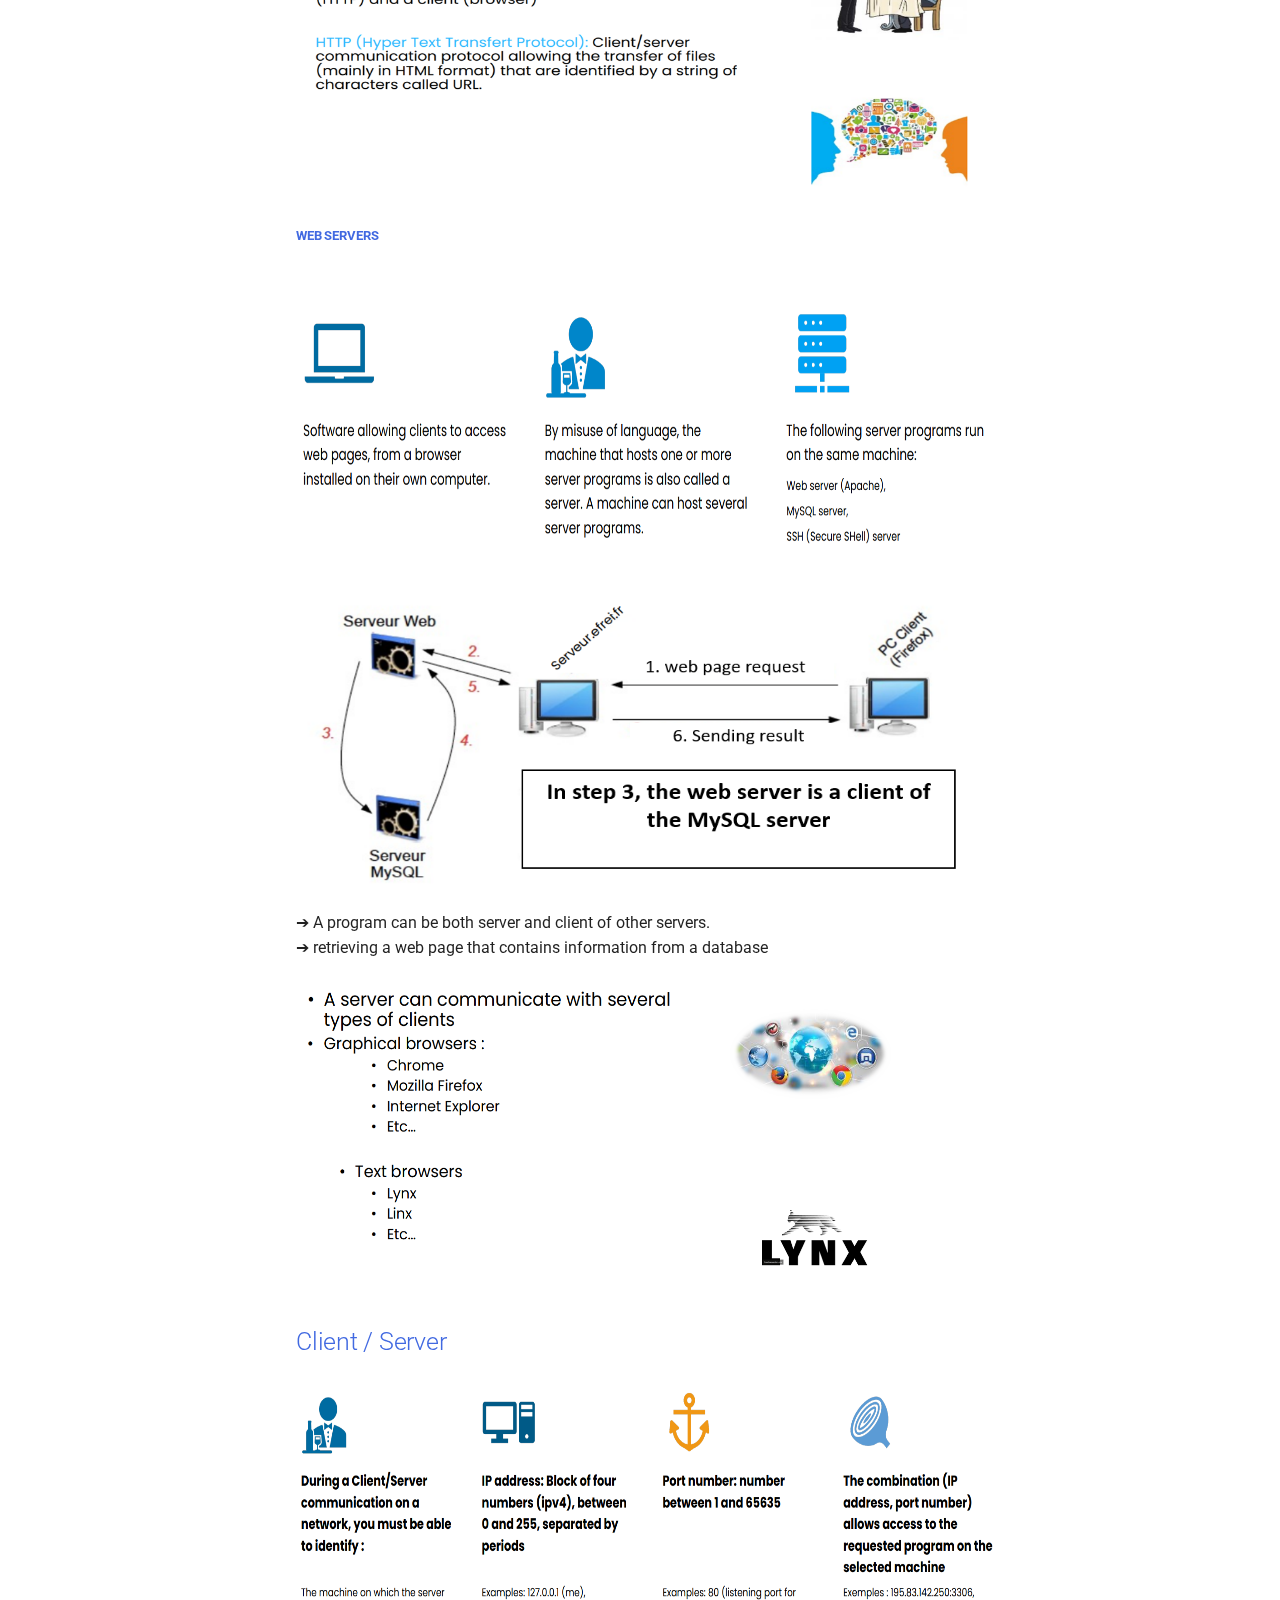
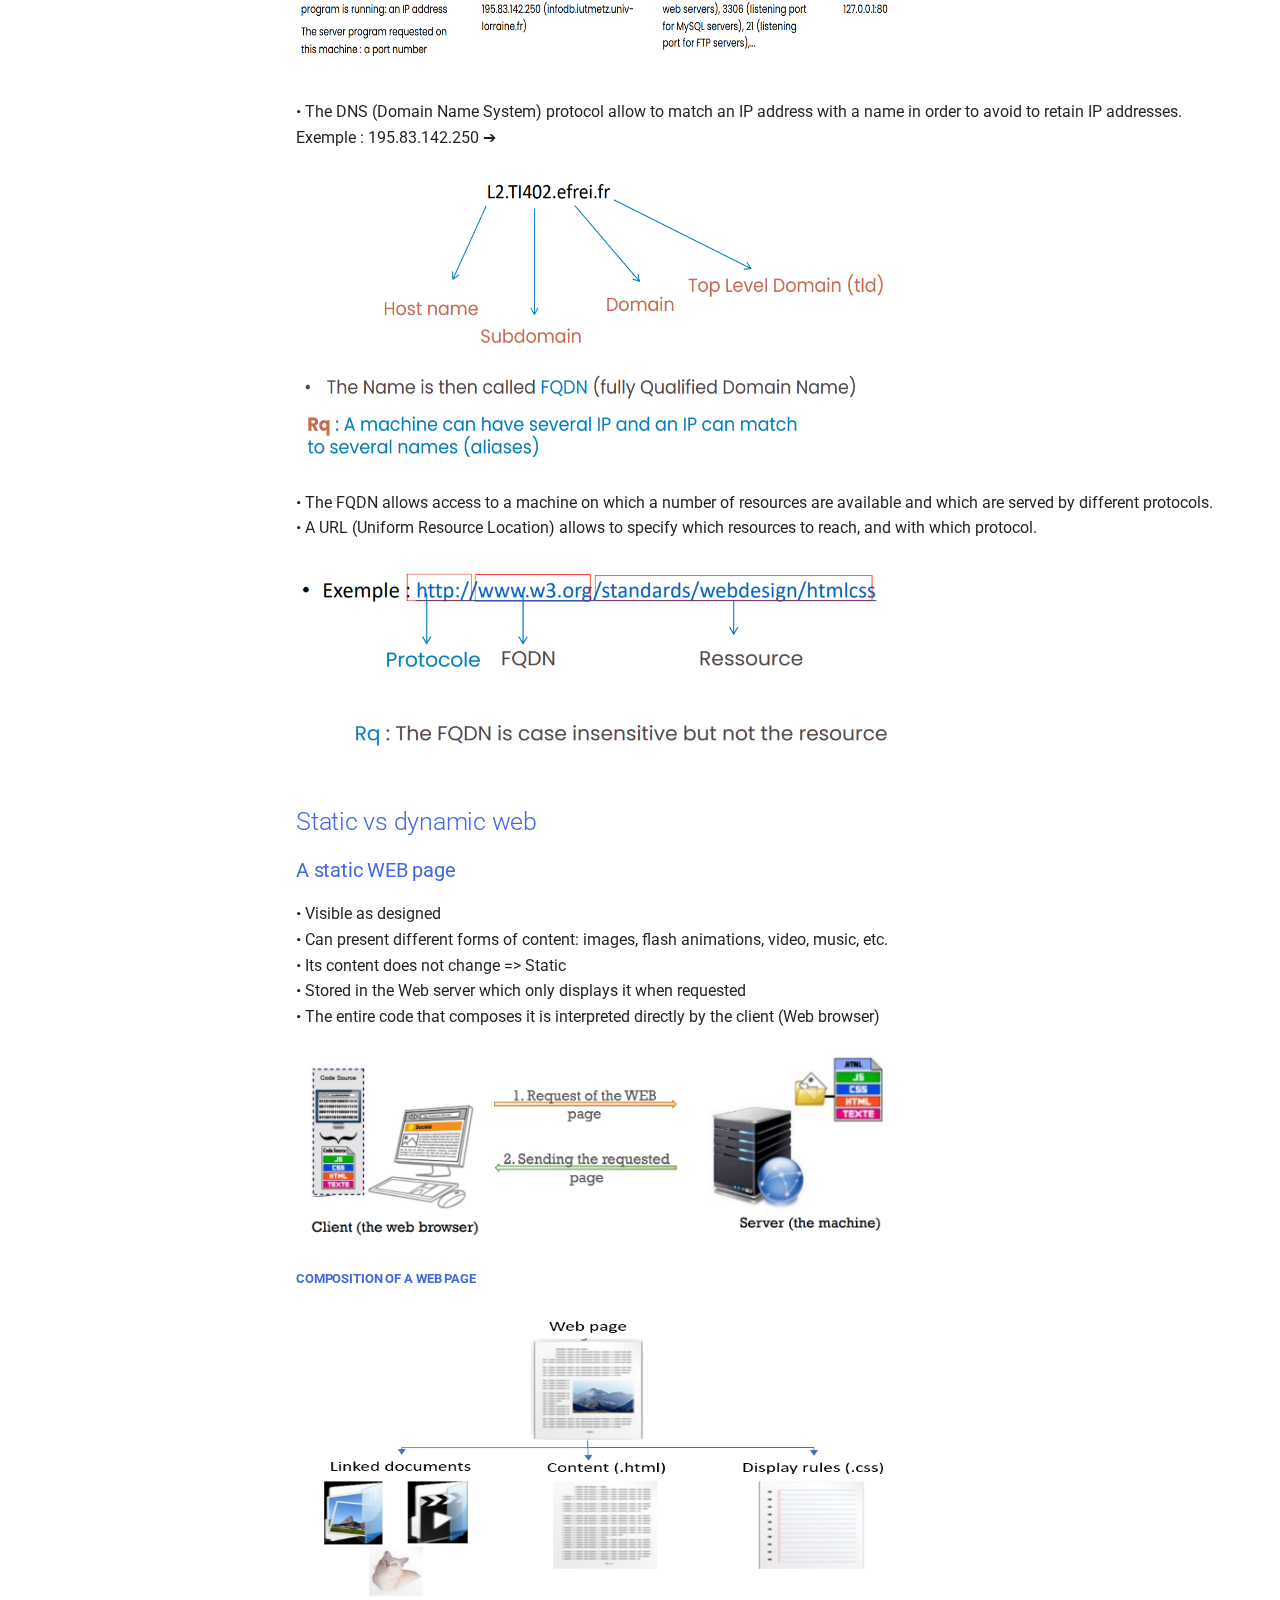
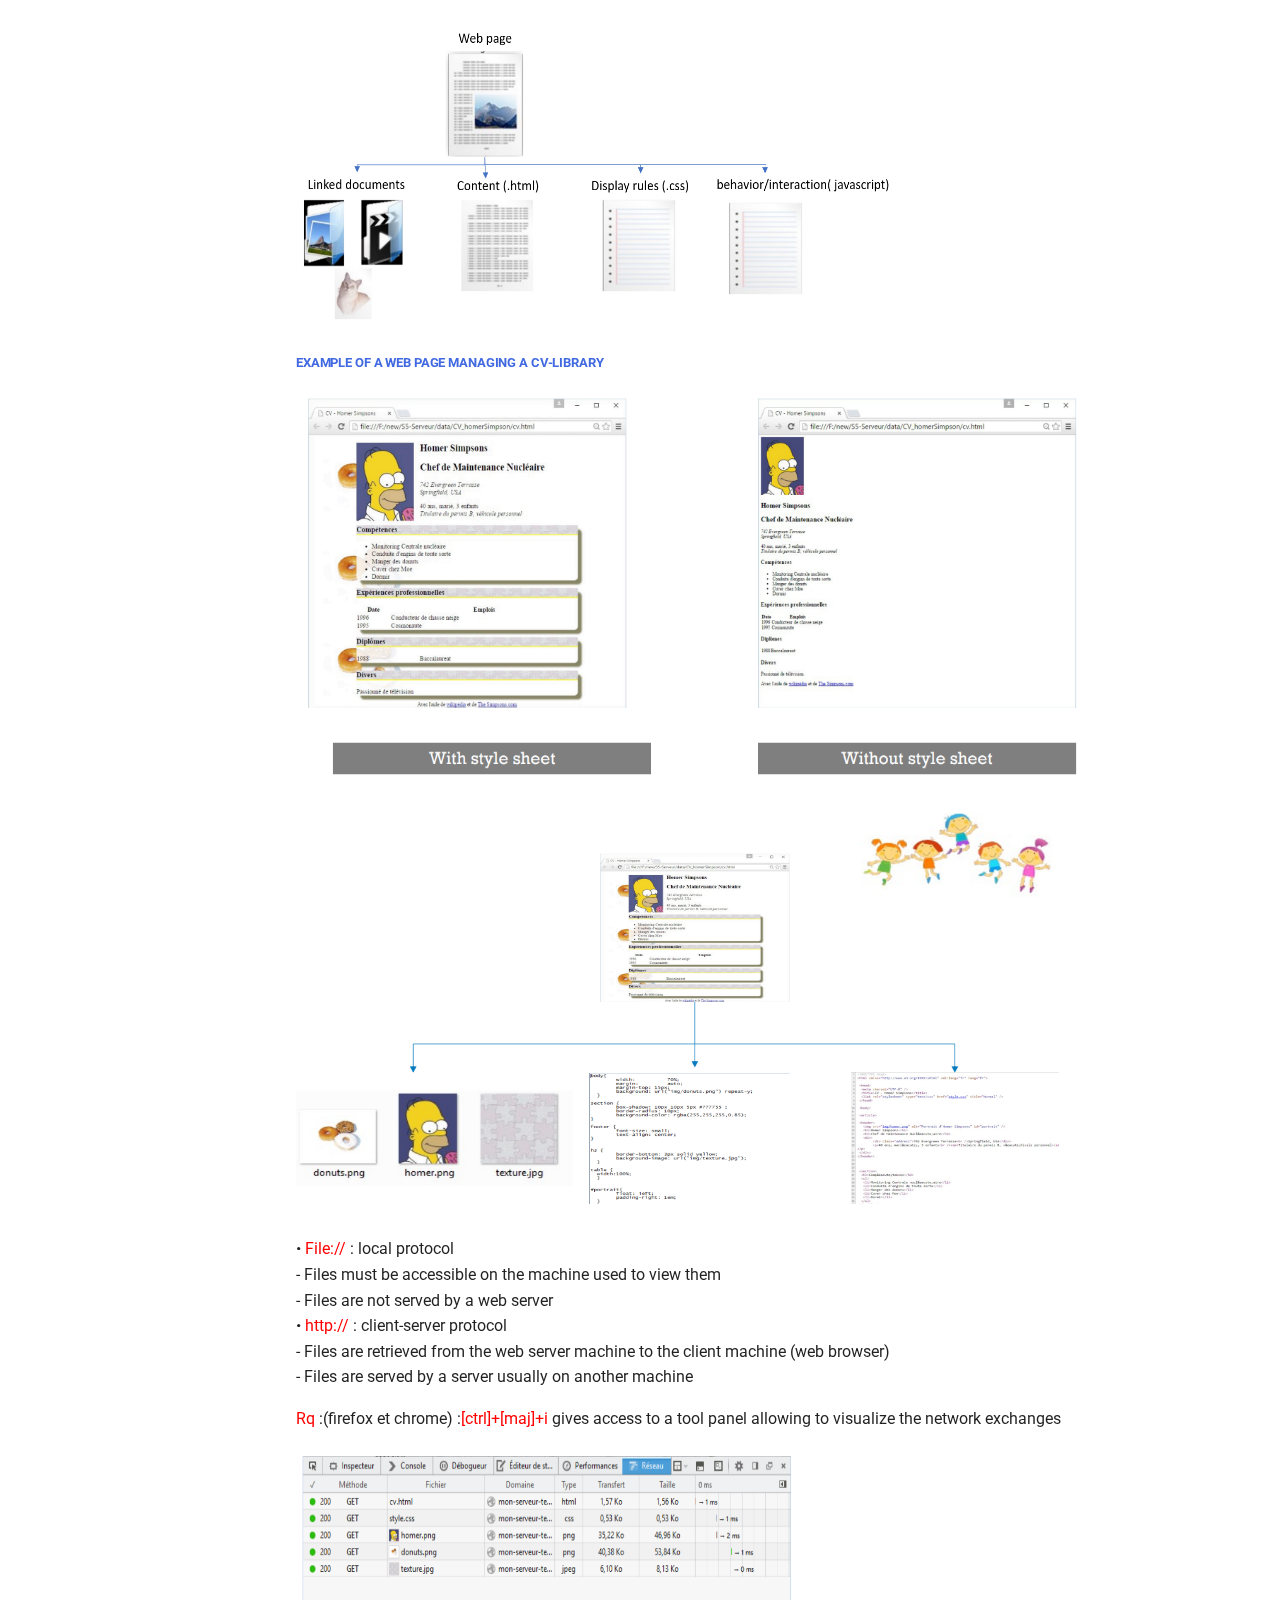
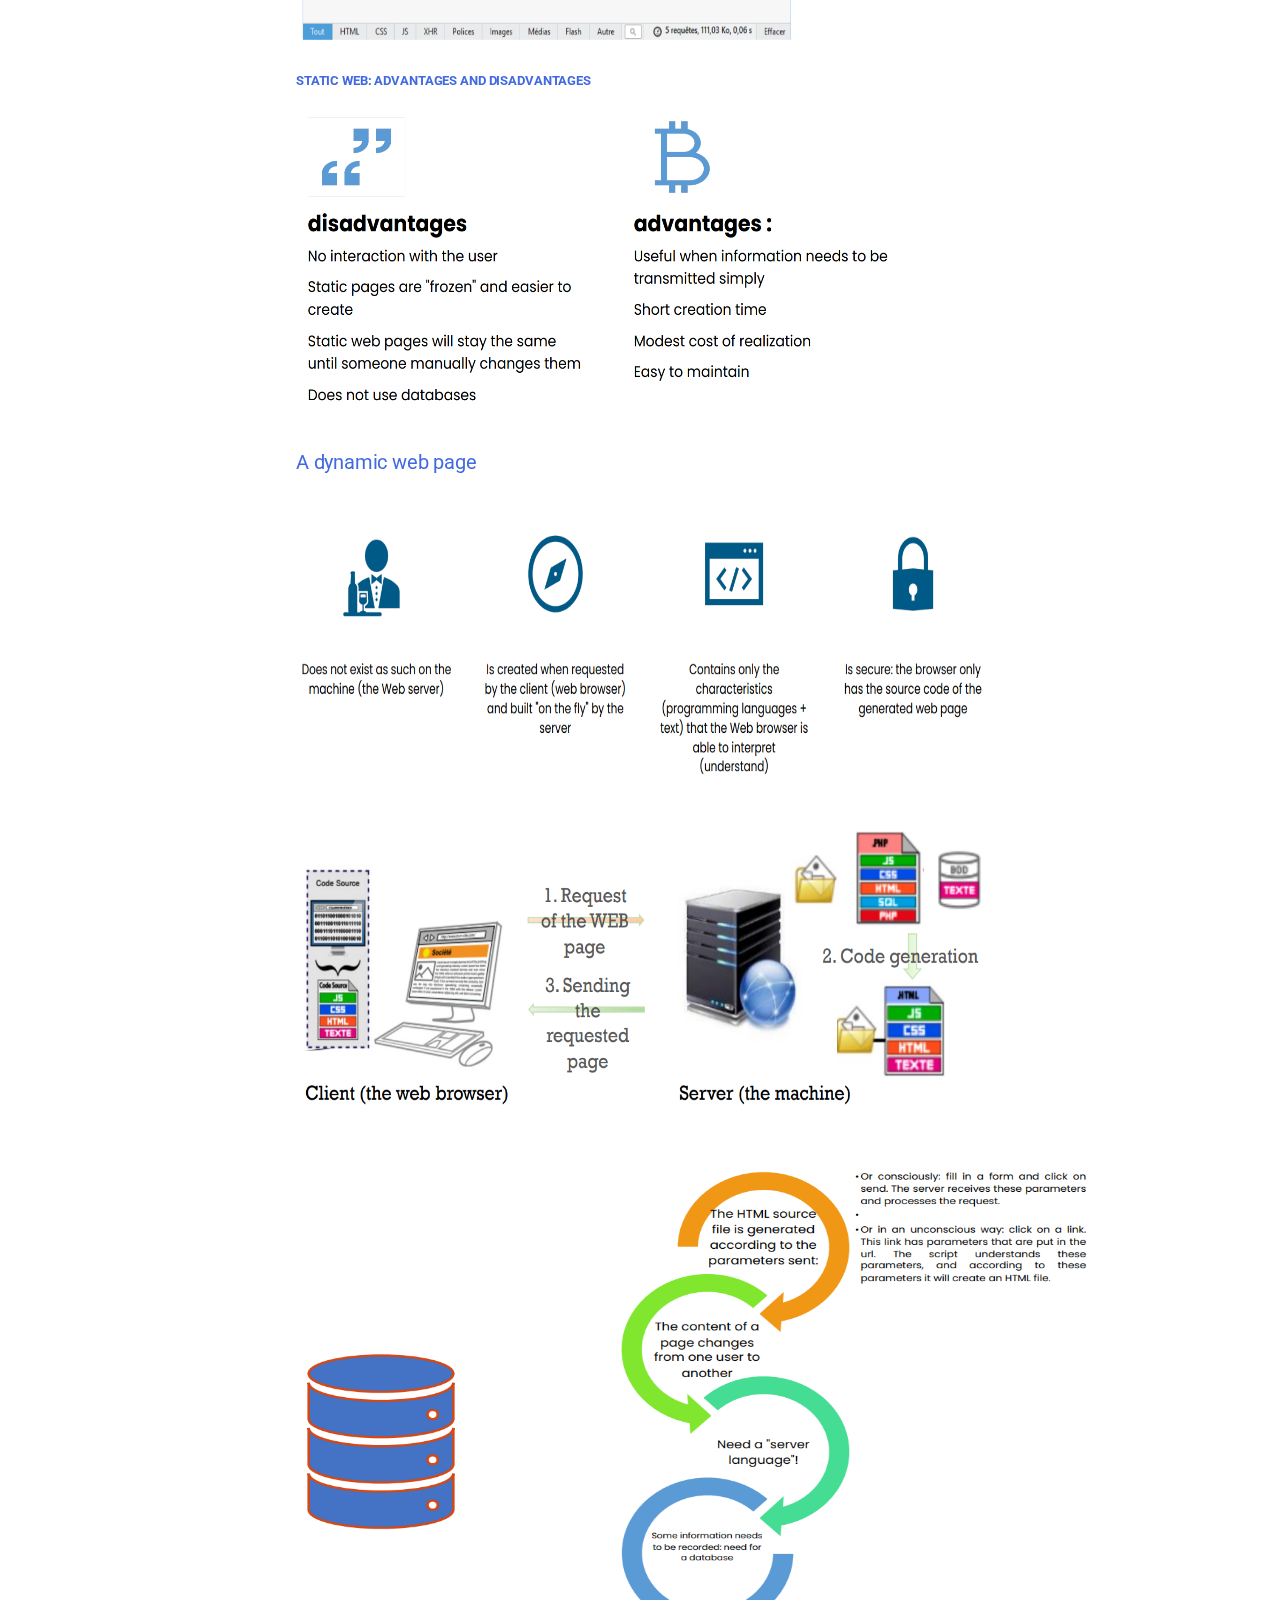
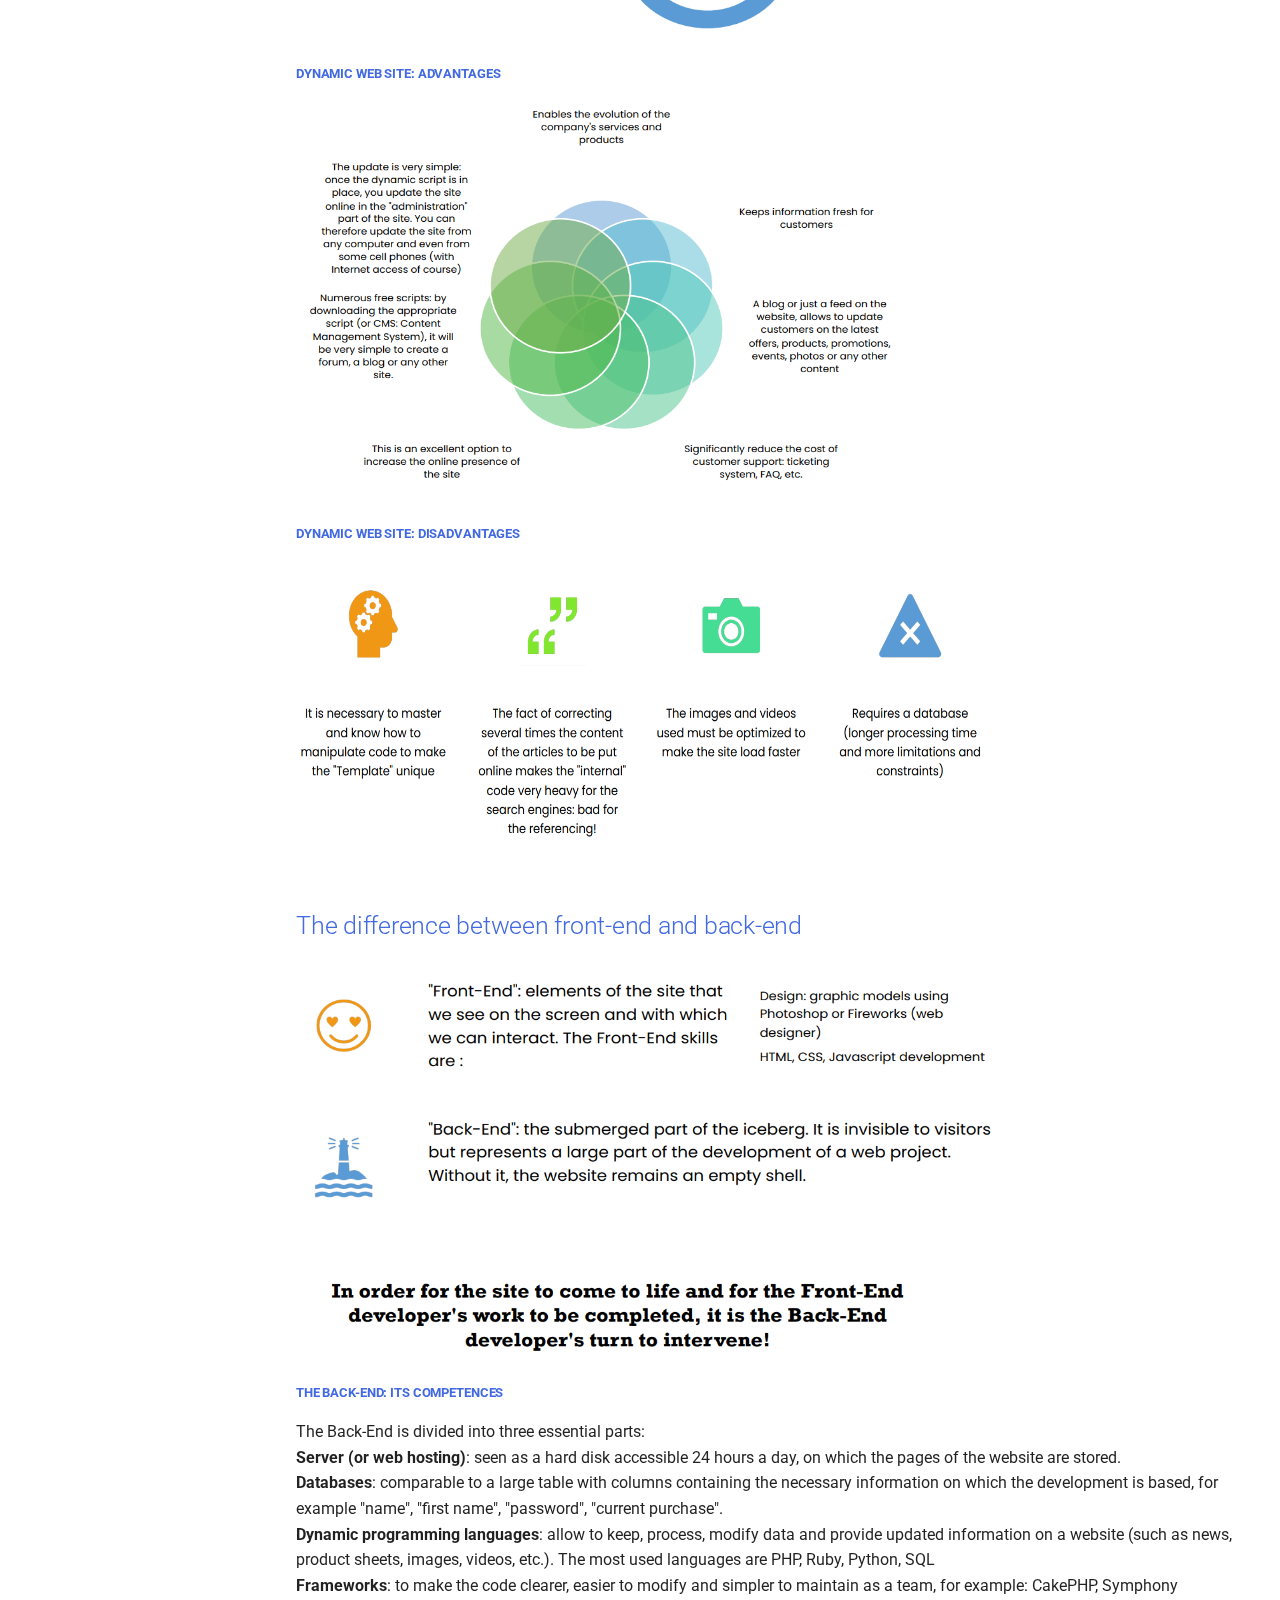
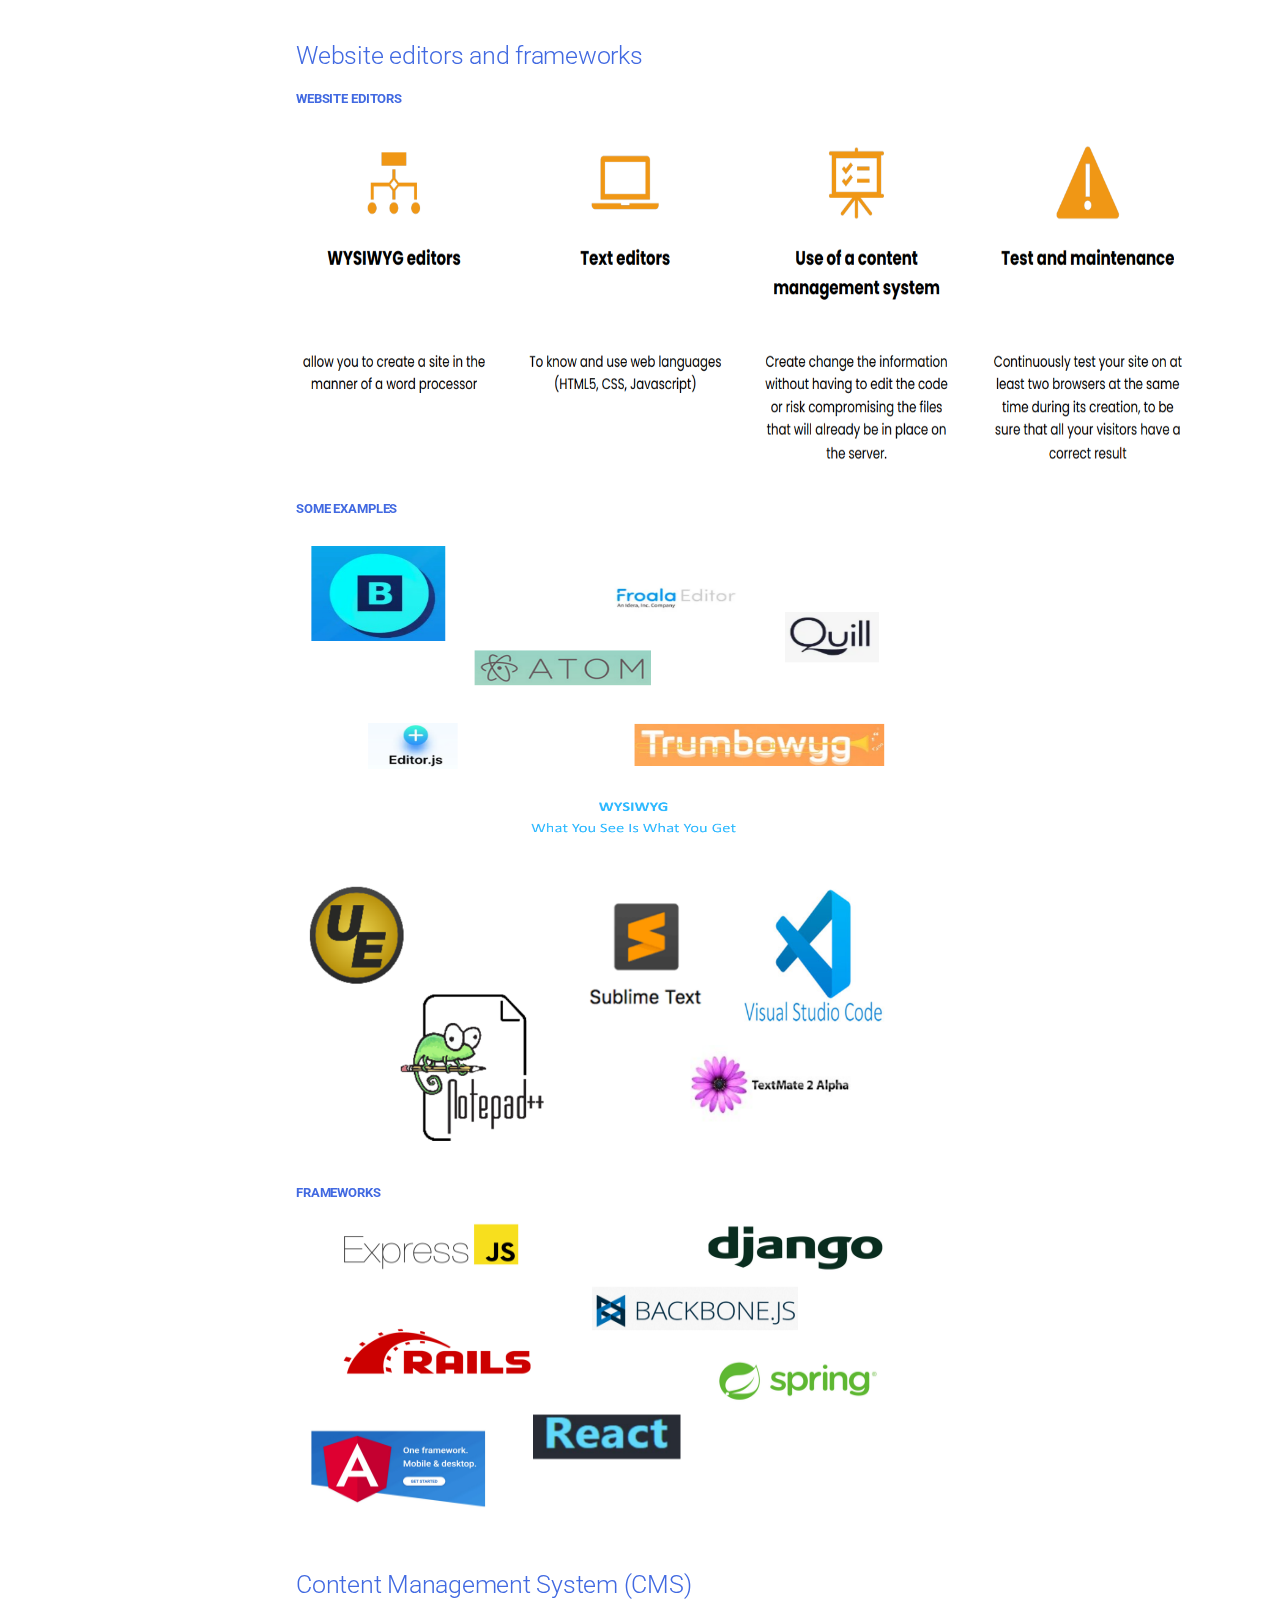
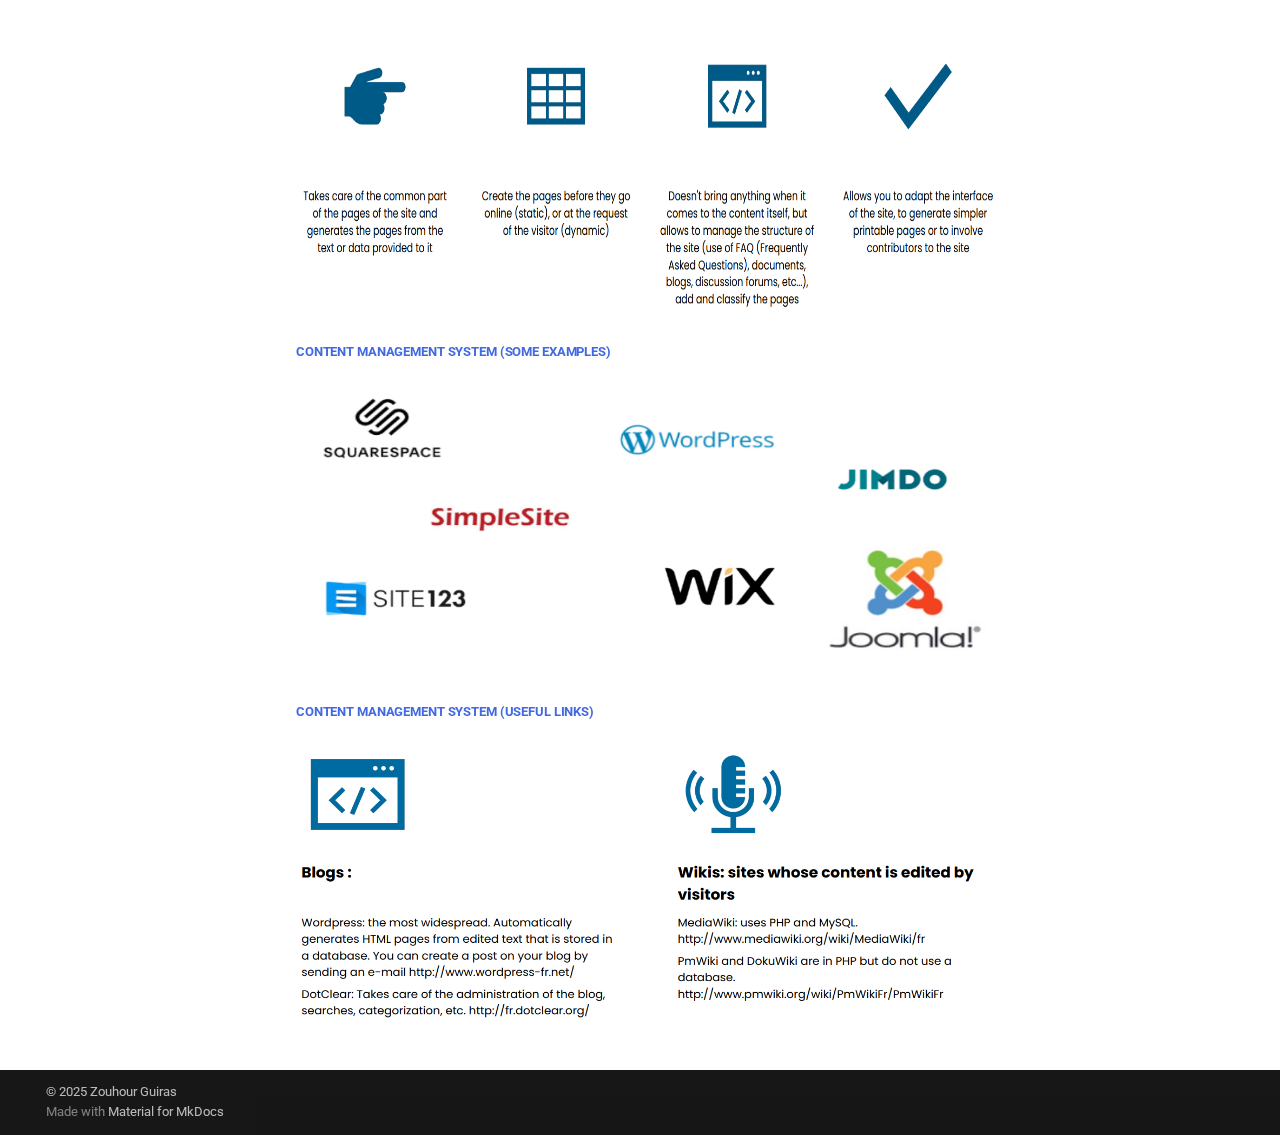
<file: Chapter 1/index.html>
<!doctype html>
<html lang="en" class="no-js">
  <head>
    
      <meta charset="utf-8">
      <meta name="viewport" content="width=device-width,initial-scale=1">
      
      
      
        <link rel="canonical" href="https://zouhour-guiras.github.io/Spring-School-Docs/Chapter%201/">
      
      
        <link rel="prev" href="../Acceuil/">
      
      
        <link rel="next" href="../Chapter%202/">
      
      
      <link rel="icon" href="../assets/images/favicon.png">
      <meta name="generator" content="mkdocs-1.5.3, mkdocs-material-9.5.4">
    
    
      
        <title>Chapter 1 : An introduction to the web - PC001 - Web Development</title>
      
    
    
      <link rel="stylesheet" href="../assets/stylesheets/main.50c56a3b.min.css">
      
        
        <link rel="stylesheet" href="../assets/stylesheets/palette.06af60db.min.css">
      
      


    
    
      
    
    
      
        
        
        <link rel="preconnect" href="https://fonts.gstatic.com" crossorigin>
        <link rel="stylesheet" href="https://fonts.googleapis.com/css?family=Roboto:300,300i,400,400i,700,700i%7CRoboto+Mono:400,400i,700,700i&display=fallback">
        <style>:root{--md-text-font:"Roboto";--md-code-font:"Roboto Mono"}</style>
      
    
    
    <script>__md_scope=new URL("..",location),__md_hash=e=>[...e].reduce((e,_)=>(e<<5)-e+_.charCodeAt(0),0),__md_get=(e,_=localStorage,t=__md_scope)=>JSON.parse(_.getItem(t.pathname+"."+e)),__md_set=(e,_,t=localStorage,a=__md_scope)=>{try{t.setItem(a.pathname+"."+e,JSON.stringify(_))}catch(e){}}</script>
    
      

    
    
    
  </head>
  
  
    
    
      
    
    
    
    
    <body dir="ltr" data-md-color-scheme="default" data-md-color-primary="Royalblueue" data-md-color-accent="purple">
  
    
    <input class="md-toggle" data-md-toggle="drawer" type="checkbox" id="__drawer" autocomplete="off">
    <input class="md-toggle" data-md-toggle="search" type="checkbox" id="__search" autocomplete="off">
    <label class="md-overlay" for="__drawer"></label>
    <div data-md-component="skip">
      
        
        <a href="#chapter-1-an-introduction-to-the-web" class="md-skip">
          Skip to content
        </a>
      
    </div>
    <div data-md-component="announce">
      
    </div>
    
    
      

<header class="md-header" data-md-component="header">
  <nav class="md-header__inner md-grid" aria-label="Header">
    <a href=".." title="PC001 - Web Development" class="md-header__button md-logo" aria-label="PC001 - Web Development" data-md-component="logo">
      
  
  <svg xmlns="http://www.w3.org/2000/svg" viewBox="0 0 24 24"><path d="M12 8a3 3 0 0 0 3-3 3 3 0 0 0-3-3 3 3 0 0 0-3 3 3 3 0 0 0 3 3m0 3.54C9.64 9.35 6.5 8 3 8v11c3.5 0 6.64 1.35 9 3.54 2.36-2.19 5.5-3.54 9-3.54V8c-3.5 0-6.64 1.35-9 3.54Z"/></svg>

    </a>
    <label class="md-header__button md-icon" for="__drawer">
      
      <svg xmlns="http://www.w3.org/2000/svg" viewBox="0 0 24 24"><path d="M3 6h18v2H3V6m0 5h18v2H3v-2m0 5h18v2H3v-2Z"/></svg>
    </label>
    <div class="md-header__title" data-md-component="header-title">
      <div class="md-header__ellipsis">
        <div class="md-header__topic">
          <span class="md-ellipsis">
            PC001 - Web Development
          </span>
        </div>
        <div class="md-header__topic" data-md-component="header-topic">
          <span class="md-ellipsis">
            
              Chapter 1 : An introduction to the web
            
          </span>
        </div>
      </div>
    </div>
    
      
        <form class="md-header__option" data-md-component="palette">
  
    
    
    
    <input class="md-option" data-md-color-media="" data-md-color-scheme="default" data-md-color-primary="Royalblueue" data-md-color-accent="purple"  aria-label="Switch to dark mode"  type="radio" name="__palette" id="__palette_0">
    
      <label class="md-header__button md-icon" title="Switch to dark mode" for="__palette_1" hidden>
        <svg xmlns="http://www.w3.org/2000/svg" viewBox="0 0 24 24"><path d="M17 6H7c-3.31 0-6 2.69-6 6s2.69 6 6 6h10c3.31 0 6-2.69 6-6s-2.69-6-6-6zm0 10H7c-2.21 0-4-1.79-4-4s1.79-4 4-4h10c2.21 0 4 1.79 4 4s-1.79 4-4 4zM7 9c-1.66 0-3 1.34-3 3s1.34 3 3 3 3-1.34 3-3-1.34-3-3-3z"/></svg>
      </label>
    
  
    
    
    
    <input class="md-option" data-md-color-media="" data-md-color-scheme="slate" data-md-color-primary="Royalblue" data-md-color-accent="lime"  aria-label="Switch to light mode"  type="radio" name="__palette" id="__palette_1">
    
      <label class="md-header__button md-icon" title="Switch to light mode" for="__palette_0" hidden>
        <svg xmlns="http://www.w3.org/2000/svg" viewBox="0 0 24 24"><path d="M17 7H7a5 5 0 0 0-5 5 5 5 0 0 0 5 5h10a5 5 0 0 0 5-5 5 5 0 0 0-5-5m0 8a3 3 0 0 1-3-3 3 3 0 0 1 3-3 3 3 0 0 1 3 3 3 3 0 0 1-3 3Z"/></svg>
      </label>
    
  
</form>
      
    
    
      <script>var media,input,key,value,palette=__md_get("__palette");if(palette&&palette.color){"(prefers-color-scheme)"===palette.color.media&&(media=matchMedia("(prefers-color-scheme: light)"),input=document.querySelector(media.matches?"[data-md-color-media='(prefers-color-scheme: light)']":"[data-md-color-media='(prefers-color-scheme: dark)']"),palette.color.media=input.getAttribute("data-md-color-media"),palette.color.scheme=input.getAttribute("data-md-color-scheme"),palette.color.primary=input.getAttribute("data-md-color-primary"),palette.color.accent=input.getAttribute("data-md-color-accent"));for([key,value]of Object.entries(palette.color))document.body.setAttribute("data-md-color-"+key,value)}</script>
    
    
    
      <label class="md-header__button md-icon" for="__search">
        
        <svg xmlns="http://www.w3.org/2000/svg" viewBox="0 0 24 24"><path d="M9.5 3A6.5 6.5 0 0 1 16 9.5c0 1.61-.59 3.09-1.56 4.23l.27.27h.79l5 5-1.5 1.5-5-5v-.79l-.27-.27A6.516 6.516 0 0 1 9.5 16 6.5 6.5 0 0 1 3 9.5 6.5 6.5 0 0 1 9.5 3m0 2C7 5 5 7 5 9.5S7 14 9.5 14 14 12 14 9.5 12 5 9.5 5Z"/></svg>
      </label>
      <div class="md-search" data-md-component="search" role="dialog">
  <label class="md-search__overlay" for="__search"></label>
  <div class="md-search__inner" role="search">
    <form class="md-search__form" name="search">
      <input type="text" class="md-search__input" name="query" aria-label="Search" placeholder="Search" autocapitalize="off" autocorrect="off" autocomplete="off" spellcheck="false" data-md-component="search-query" required>
      <label class="md-search__icon md-icon" for="__search">
        
        <svg xmlns="http://www.w3.org/2000/svg" viewBox="0 0 24 24"><path d="M9.5 3A6.5 6.5 0 0 1 16 9.5c0 1.61-.59 3.09-1.56 4.23l.27.27h.79l5 5-1.5 1.5-5-5v-.79l-.27-.27A6.516 6.516 0 0 1 9.5 16 6.5 6.5 0 0 1 3 9.5 6.5 6.5 0 0 1 9.5 3m0 2C7 5 5 7 5 9.5S7 14 9.5 14 14 12 14 9.5 12 5 9.5 5Z"/></svg>
        
        <svg xmlns="http://www.w3.org/2000/svg" viewBox="0 0 24 24"><path d="M20 11v2H8l5.5 5.5-1.42 1.42L4.16 12l7.92-7.92L13.5 5.5 8 11h12Z"/></svg>
      </label>
      <nav class="md-search__options" aria-label="Search">
        
        <button type="reset" class="md-search__icon md-icon" title="Clear" aria-label="Clear" tabindex="-1">
          
          <svg xmlns="http://www.w3.org/2000/svg" viewBox="0 0 24 24"><path d="M19 6.41 17.59 5 12 10.59 6.41 5 5 6.41 10.59 12 5 17.59 6.41 19 12 13.41 17.59 19 19 17.59 13.41 12 19 6.41Z"/></svg>
        </button>
      </nav>
      
        <div class="md-search__suggest" data-md-component="search-suggest"></div>
      
    </form>
    <div class="md-search__output">
      <div class="md-search__scrollwrap" data-md-scrollfix>
        <div class="md-search-result" data-md-component="search-result">
          <div class="md-search-result__meta">
            Initializing search
          </div>
          <ol class="md-search-result__list" role="presentation"></ol>
        </div>
      </div>
    </div>
  </div>
</div>
    
    
  </nav>
  
</header>
    
    <div class="md-container" data-md-component="container">
      
      
        
          
            
<nav class="md-tabs" aria-label="Tabs" data-md-component="tabs">
  <div class="md-grid">
    <ul class="md-tabs__list">
      
        
  
  
  
    <li class="md-tabs__item">
      <a href="../Acceuil/" class="md-tabs__link">
        
  
    
  
  PC001-Web development

      </a>
    </li>
  

      
        
  
  
    
  
  
    <li class="md-tabs__item md-tabs__item--active">
      <a href="./" class="md-tabs__link">
        
  
    
  
  Chapter 1 : An introduction to the web

      </a>
    </li>
  

      
        
  
  
  
    <li class="md-tabs__item">
      <a href="../Chapter%202/" class="md-tabs__link">
        
  
    
  
  Chapter 2 : Master the basic technologies of client-side Web development

      </a>
    </li>
  

      
        
  
  
  
    <li class="md-tabs__item">
      <a href="../Chapter%203/" class="md-tabs__link">
        
  
    
  
  Chapter 3: Discover a modern web framework: Vue.Js

      </a>
    </li>
  

      
        
  
  
  
    <li class="md-tabs__item">
      <a href="../Chapter%204/" class="md-tabs__link">
        
  
    
  
  Chapter 4: Introduction to the server side

      </a>
    </li>
  

      
        
  
  
  
    <li class="md-tabs__item">
      <a href="../Chapter%205/" class="md-tabs__link">
        
  
    
  
  Chapter 5 : Node.js / Express.js

      </a>
    </li>
  

      
        
  
  
  
    <li class="md-tabs__item">
      <a href="../Chapter%206/" class="md-tabs__link">
        
  
    
  
  Chapter 6: Authentication and database (security, data persistence)

      </a>
    </li>
  

      
    </ul>
  </div>
</nav>
          
        
      
      <main class="md-main" data-md-component="main">
        <div class="md-main__inner md-grid">
          
            
              
              <div class="md-sidebar md-sidebar--primary" data-md-component="sidebar" data-md-type="navigation" >
                <div class="md-sidebar__scrollwrap">
                  <div class="md-sidebar__inner">
                    


  


  

<nav class="md-nav md-nav--primary md-nav--lifted md-nav--integrated" aria-label="Navigation" data-md-level="0">
  <label class="md-nav__title" for="__drawer">
    <a href=".." title="PC001 - Web Development" class="md-nav__button md-logo" aria-label="PC001 - Web Development" data-md-component="logo">
      
  
  <svg xmlns="http://www.w3.org/2000/svg" viewBox="0 0 24 24"><path d="M12 8a3 3 0 0 0 3-3 3 3 0 0 0-3-3 3 3 0 0 0-3 3 3 3 0 0 0 3 3m0 3.54C9.64 9.35 6.5 8 3 8v11c3.5 0 6.64 1.35 9 3.54 2.36-2.19 5.5-3.54 9-3.54V8c-3.5 0-6.64 1.35-9 3.54Z"/></svg>

    </a>
    PC001 - Web Development
  </label>
  
  <ul class="md-nav__list" data-md-scrollfix>
    
      
      
  
  
  
  
    <li class="md-nav__item">
      <a href="../Acceuil/" class="md-nav__link">
        
  
  <span class="md-ellipsis">
    PC001-Web development
  </span>
  

      </a>
    </li>
  

    
      
      
  
  
    
  
  
  
    <li class="md-nav__item md-nav__item--active">
      
      <input class="md-nav__toggle md-toggle" type="checkbox" id="__toc">
      
      
        
      
      
        <label class="md-nav__link md-nav__link--active" for="__toc">
          
  
  <span class="md-ellipsis">
    Chapter 1 : An introduction to the web
  </span>
  

          <span class="md-nav__icon md-icon"></span>
        </label>
      
      <a href="./" class="md-nav__link md-nav__link--active">
        
  
  <span class="md-ellipsis">
    Chapter 1 : An introduction to the web
  </span>
  

      </a>
      
        

<nav class="md-nav md-nav--secondary" aria-label="Table of contents">
  
  
  
    
  
  
    <label class="md-nav__title" for="__toc">
      <span class="md-nav__icon md-icon"></span>
      Table of contents
    </label>
    <ul class="md-nav__list" data-md-component="toc" data-md-scrollfix>
      
        <li class="md-nav__item">
  <a href="#table-of-contents" class="md-nav__link">
    <span class="md-ellipsis">
       Table of contents 
    </span>
  </a>
  
</li>
      
        <li class="md-nav__item">
  <a href="#the-web-what-you-need-to-know" class="md-nav__link">
    <span class="md-ellipsis">
       The Web: what you need to know! 
    </span>
  </a>
  
</li>
      
        <li class="md-nav__item">
  <a href="#a-little-bit-of-history" class="md-nav__link">
    <span class="md-ellipsis">
       A little bit of history… 
    </span>
  </a>
  
    <nav class="md-nav" aria-label="A little bit of history…">
      <ul class="md-nav__list">
        
          <li class="md-nav__item">
  <a href="#what-is-the-internet" class="md-nav__link">
    <span class="md-ellipsis">
       What is the Internet? 
    </span>
  </a>
  
</li>
        
          <li class="md-nav__item">
  <a href="#network-computer-network" class="md-nav__link">
    <span class="md-ellipsis">
       Network &amp; Computer network 
    </span>
  </a>
  
</li>
        
          <li class="md-nav__item">
  <a href="#communication-protocol-tcpip-suite" class="md-nav__link">
    <span class="md-ellipsis">
       Communication protocol &amp; TCP/IP suite 
    </span>
  </a>
  
</li>
        
          <li class="md-nav__item">
  <a href="#the-key-players-of-the-internet" class="md-nav__link">
    <span class="md-ellipsis">
       The key players of the Internet 
    </span>
  </a>
  
</li>
        
          <li class="md-nav__item">
  <a href="#some-examples-of-internet-protocols" class="md-nav__link">
    <span class="md-ellipsis">
       Some examples of Internet protocols 
    </span>
  </a>
  
</li>
        
          <li class="md-nav__item">
  <a href="#internet-services" class="md-nav__link">
    <span class="md-ellipsis">
       Internet services 
    </span>
  </a>
  
</li>
        
          <li class="md-nav__item">
  <a href="#world-wide-web-www" class="md-nav__link">
    <span class="md-ellipsis">
       World Wide Web (WWW) 
    </span>
  </a>
  
</li>
        
          <li class="md-nav__item">
  <a href="#web-evolution" class="md-nav__link">
    <span class="md-ellipsis">
       Web evolution 
    </span>
  </a>
  
</li>
        
          <li class="md-nav__item">
  <a href="#how-does-the-web-work" class="md-nav__link">
    <span class="md-ellipsis">
       How does the Web work? 
    </span>
  </a>
  
</li>
        
          <li class="md-nav__item">
  <a href="#web-servers" class="md-nav__link">
    <span class="md-ellipsis">
       Web servers 
    </span>
  </a>
  
</li>
        
      </ul>
    </nav>
  
</li>
      
        <li class="md-nav__item">
  <a href="#client-server" class="md-nav__link">
    <span class="md-ellipsis">
       Client / Server 
    </span>
  </a>
  
</li>
      
        <li class="md-nav__item">
  <a href="#static-vs-dynamic-web" class="md-nav__link">
    <span class="md-ellipsis">
       Static vs dynamic web 
    </span>
  </a>
  
    <nav class="md-nav" aria-label="Static vs dynamic web">
      <ul class="md-nav__list">
        
          <li class="md-nav__item">
  <a href="#a-static-web-page" class="md-nav__link">
    <span class="md-ellipsis">
       A static WEB page 
    </span>
  </a>
  
    <nav class="md-nav" aria-label="A static WEB page">
      <ul class="md-nav__list">
        
          <li class="md-nav__item">
  <a href="#composition-of-a-web-page" class="md-nav__link">
    <span class="md-ellipsis">
       Composition of a web page 
    </span>
  </a>
  
</li>
        
          <li class="md-nav__item">
  <a href="#example-of-a-web-page-managing-a-cv-library" class="md-nav__link">
    <span class="md-ellipsis">
       Example of a web page managing a CV-library 
    </span>
  </a>
  
</li>
        
          <li class="md-nav__item">
  <a href="#static-web-advantages-and-disadvantages" class="md-nav__link">
    <span class="md-ellipsis">
       Static Web: advantages and disadvantages
    </span>
  </a>
  
</li>
        
      </ul>
    </nav>
  
</li>
        
          <li class="md-nav__item">
  <a href="#a-dynamic-web-page" class="md-nav__link">
    <span class="md-ellipsis">
       A dynamic web page 
    </span>
  </a>
  
    <nav class="md-nav" aria-label="A dynamic web page">
      <ul class="md-nav__list">
        
          <li class="md-nav__item">
  <a href="#dynamic-web-site-advantages" class="md-nav__link">
    <span class="md-ellipsis">
       Dynamic Web site: advantages 
    </span>
  </a>
  
</li>
        
          <li class="md-nav__item">
  <a href="#dynamic-web-site-disadvantages" class="md-nav__link">
    <span class="md-ellipsis">
       Dynamic Web site: disadvantages 
    </span>
  </a>
  
</li>
        
      </ul>
    </nav>
  
</li>
        
      </ul>
    </nav>
  
</li>
      
        <li class="md-nav__item">
  <a href="#the-difference-between-front-end-and-back-end" class="md-nav__link">
    <span class="md-ellipsis">
       The difference between front-end and back-end 
    </span>
  </a>
  
    <nav class="md-nav" aria-label="The difference between front-end and back-end">
      <ul class="md-nav__list">
        
          <li class="md-nav__item">
  <a href="#the-back-end-its-competences" class="md-nav__link">
    <span class="md-ellipsis">
       The Back-end: its competences 
    </span>
  </a>
  
</li>
        
      </ul>
    </nav>
  
</li>
      
        <li class="md-nav__item">
  <a href="#website-editors-and-frameworks" class="md-nav__link">
    <span class="md-ellipsis">
       Website editors and frameworks 
    </span>
  </a>
  
    <nav class="md-nav" aria-label="Website editors and frameworks">
      <ul class="md-nav__list">
        
          <li class="md-nav__item">
  <a href="#website-editors" class="md-nav__link">
    <span class="md-ellipsis">
       Website editors 
    </span>
  </a>
  
</li>
        
          <li class="md-nav__item">
  <a href="#some-examples" class="md-nav__link">
    <span class="md-ellipsis">
       Some examples 
    </span>
  </a>
  
</li>
        
          <li class="md-nav__item">
  <a href="#frameworks" class="md-nav__link">
    <span class="md-ellipsis">
       Frameworks 
    </span>
  </a>
  
</li>
        
      </ul>
    </nav>
  
</li>
      
        <li class="md-nav__item">
  <a href="#content-management-system-cms" class="md-nav__link">
    <span class="md-ellipsis">
       Content Management System (CMS) 
    </span>
  </a>
  
    <nav class="md-nav" aria-label="Content Management System (CMS)">
      <ul class="md-nav__list">
        
          <li class="md-nav__item">
  <a href="#content-management-system-some-examples" class="md-nav__link">
    <span class="md-ellipsis">
       Content Management System (Some examples) 
    </span>
  </a>
  
</li>
        
          <li class="md-nav__item">
  <a href="#content-management-system-useful-links" class="md-nav__link">
    <span class="md-ellipsis">
       Content Management System (Useful links) 
    </span>
  </a>
  
</li>
        
      </ul>
    </nav>
  
</li>
      
    </ul>
  
</nav>
      
    </li>
  

    
      
      
  
  
  
  
    <li class="md-nav__item">
      <a href="../Chapter%202/" class="md-nav__link">
        
  
  <span class="md-ellipsis">
    Chapter 2 : Master the basic technologies of client-side Web development
  </span>
  

      </a>
    </li>
  

    
      
      
  
  
  
  
    <li class="md-nav__item">
      <a href="../Chapter%203/" class="md-nav__link">
        
  
  <span class="md-ellipsis">
    Chapter 3: Discover a modern web framework: Vue.Js
  </span>
  

      </a>
    </li>
  

    
      
      
  
  
  
  
    <li class="md-nav__item">
      <a href="../Chapter%204/" class="md-nav__link">
        
  
  <span class="md-ellipsis">
    Chapter 4: Introduction to the server side
  </span>
  

      </a>
    </li>
  

    
      
      
  
  
  
  
    <li class="md-nav__item">
      <a href="../Chapter%205/" class="md-nav__link">
        
  
  <span class="md-ellipsis">
    Chapter 5 : Node.js / Express.js
  </span>
  

      </a>
    </li>
  

    
      
      
  
  
  
  
    <li class="md-nav__item">
      <a href="../Chapter%206/" class="md-nav__link">
        
  
  <span class="md-ellipsis">
    Chapter 6: Authentication and database (security, data persistence)
  </span>
  

      </a>
    </li>
  

    
  </ul>
</nav>
                  </div>
                </div>
              </div>
            
            
          
          
            <div class="md-content" data-md-component="content">
              <article class="md-content__inner md-typeset">
                
                  


<h1 id="chapter-1-an-introduction-to-the-web">Chapter 1 : An introduction to the web</h1>
<h2 id="table-of-contents"><div style="color: Royalblue;"> Table of contents </div></h2>
<ul>
<li>History of the web</li>
<li>Client-server architecture</li>
<li>Static vs dynamic web</li>
<li>The difference between front-end and back-end </li>
<li>Website editors and frameworks</li>
</ul>
<h2 id="the-web-what-you-need-to-know"><div style="color: Royalblue;"> The Web: what you need to know! </div></h2>
<p><img alt="what you need to know!" centered-image_="centered-image&quot;" src="../What_you_need_to_know.png" style="width:700px;height:300px;:class=" /></p>
<h2 id="a-little-bit-of-history"><div style="color: Royalblue;"> A little bit of history… </div></h2>
<p><img alt="A little bit of history" src="../little_history.png" style="width:800px;height:300px;" /></p>
<p><img alt="A little bit of history" src="../history2.png" style="width:800px;height:300px;" /></p>
<h5 id="what-is-the-internet"><div style="color: Royalblue;"> What is the Internet? </div></h5>
<p><img alt="Internet" src="../Internet.png" style="width:500px;height:200px;" /></p>
<p>A global computer network consisting of a set of national, regional and private networks (networks of networks), which are linked by the TCP/IP communication protocol and which work together to provide a unique interface to their users.</p>
<p><strong>TCP/IP communication protocol:</strong> 
<strong>(Transmission Control Protocol/Internet Protocol)</strong>
Is a set of rules used to enable communication between devices on a computer network. It is widely used as a communications protocol on the Internet, and is also used in many local area networks (LANs) and corporate networks.</p>
<h5 id="network-computer-network"><div style="color: Royalblue;"> Network &amp; Computer network </div></h5>
<p><img alt="network_computer" src="../network_computer.png" style="width:700px;height:300px;" /></p>
<h5 id="communication-protocol-tcpip-suite"><div style="color: Royalblue;"> Communication protocol &amp; TCP/IP suite </div></h5>
<p><img alt="communication_protocol" src="../communication_protocol.png" style="width:800px;height:300px;" /></p>
<h5 id="the-key-players-of-the-internet"><div style="color: Royalblue;"> The key players of the Internet </div></h5>
<p><img alt="key_players" src="../key_players.png" style="width:900px;height:350px;" /></p>
<h5 id="some-examples-of-internet-protocols"><div style="color: Royalblue;"> Some examples of Internet protocols </div></h5>
<p><img alt="example_protocols" src="../example_protocols.png" style="width:800px;height:300px;" /></p>
<h5 id="internet-services"><div style="color: Royalblue;"> Internet services </div></h5>
<p><img alt="internet_service" src="../internet_service.png" style="width:600px;height:300px;" /></p>
<h5 id="world-wide-web-www"><div style="color: Royalblue;"> World Wide Web (WWW) </div></h5>
<p><img alt="WWW" src="../WWW.png" style="width:800px;height:300px;" /></p>
<h5 id="web-evolution"><div style="color: Royalblue;"> Web evolution </div></h5>
<p><img alt="Web_evolution" src="../web_evolution.png" style="width:900px;height:400px;" /></p>
<h5 id="how-does-the-web-work"><div style="color: Royalblue;"> How does the Web work? </div></h5>
<p><img alt="Web_Work" src="../Web_Work.png" style="width:700px;height:300px;" /></p>
<h5 id="web-servers"><div style="color: Royalblue;"> Web servers </div></h5>
<p><img alt="Web_service" src="../Web_service.png" style="width:700px;height:300px;" /></p>
<p><img alt="Web_server_2" src="../web_server_2.png" style="width:700px;height:300px;" /></p>
<p>➔ A program can be both server and client of other servers.<br>
➔ retrieving a web page that contains information from a database <br></p>
<p><img alt="Web_server3" src="../web_server3.png" style="width:600px;height:300px;" /></p>
<h2 id="client-server"><div style="color: Royalblue;"> Client / Server </div></h2>
<p><img alt="Client_Server" src="../Client_Server.png" style="width:700px;height:300px;" /></p>
<p>• The DNS (Domain Name System) protocol allow to match an IP address with a name in order to avoid to retain IP addresses.<br>
Exemple : 195.83.142.250 ➔</p>
<p><img alt="DNS" src="../DNS.png" style="width:600px;height:300px;" /></p>
<p>• The FQDN allows access to a machine on which a number of resources
are available and which are served by different protocols.<br>
• A URL (Uniform Resource Location) allows to specify which resources
to reach, and with which protocol.</p>
<p><img alt="Client_Server2.png" src="../Client_Server2.png" style="width:600px;height:200px;" /></p>
<h2 id="static-vs-dynamic-web"><div style="color: Royalblue;"> Static vs dynamic web </div></h2>
<h3 id="a-static-web-page"><div style="color: Royalblue;"> A static WEB page </div></h3>
<p>• Visible as designed<br>
• Can present different forms of content: images, flash animations, video, music, etc.<br>
• Its content does not change =&gt; Static <br>
• Stored in the Web server which only displays it when requested <br>
• The entire code that composes it is interpreted directly by the client (Web
browser) <br></p>
<p><img alt="Static_Web" src="../Static_Web.png" style="width:600px;height:200px;" /></p>
<h5 id="composition-of-a-web-page"><div style="color: Royalblue;"> Composition of a web page </div></h5>
<p><img alt="page_content" src="../page_content.png" style="width:600px;height:300px;" /></p>
<p><img alt="Web_page_js" src="../Web_page_js.png" style="width:600px;height:300px;" /></p>
<h5 id="example-of-a-web-page-managing-a-cv-library"><div style="color: Royalblue;"> Example of a web page managing a CV-library </div></h5>
<p><img alt="CV_sympsons" src="../CV_sympsons.png" style="width:800px;height:400px;" /></p>
<p><img alt="Example_CV" src="../Example_CV.png" style="width:800px;height:400px;" /></p>
<p>• <span style="color:red;"> File:// </span> : local protocol <br>
             - Files must be accessible on the machine used to view them <br>
             - Files are not served by a web server <br>
• <span style="color:red;"> http:// </span>: client-server protocol <br>
             - Files are retrieved from the web server machine to the client
machine (web browser) <br>
             - Files are served by a server usually on another machine <br></p>
<p><span style="color:red;"> Rq </span> :(firefox et chrome) :<span style="color:red;">[ctrl]+[maj]+i </span> gives access to a tool panel allowing
to visualize the network exchanges</p>
<p><img alt="tool_panel" src="../tool_panel.png" style="width:500px;height:200px;" /></p>
<h5 id="static-web-advantages-and-disadvantages"><div style="color: Royalblue;"> Static Web: advantages and disadvantages</div></h5>
<p><img alt="avantage_desavantage_static_web" src="../avantage_desavantage_static_web.png" style="width:600px;height:300px;" /></p>
<h3 id="a-dynamic-web-page"><div style="color: Royalblue;"> A dynamic web page </div></h3>
<p><img alt="dynamic_page" src="../dynamic_page.png" style="width:700px;height:300px;" /></p>
<p><img alt="Dynamic_web_2" src="../Dynamic_web_2.png" style="width:700px;height:300px;" /></p>
<p><img alt="dynamic_web_3" src="../dynamic_web_3.png" style="width:800px;height:500px;" /></p>
<h5 id="dynamic-web-site-advantages"><div style="color: Royalblue;"> Dynamic Web site: advantages </div></h5>
<p><img alt="Avantage_dynamic_web" src="../Avantage_dynamic_web.png" style="width:600px;height:400px;" /></p>
<h5 id="dynamic-web-site-disadvantages"><div style="color: Royalblue;"> Dynamic Web site: disadvantages </div></h5>
<p><img alt="disavantage_dynamic_web" src="../disavantage_dynamic_web.png" style="width:700px;height:300px;" /></p>
<h2 id="the-difference-between-front-end-and-back-end"><div style="color: Royalblue;"> The difference between front-end and back-end </div></h2>
<p><img alt="FrontEnd_Backend" src="../FrontEnd_Backend.png" style="width:700px;height:400px;" /></p>
<h5 id="the-back-end-its-competences"><div style="color: Royalblue;"> The Back-end: its competences </div></h5>
<p>The Back-End is divided into three essential parts: <br>
<strong>Server (or web hosting)</strong>: seen as a hard disk accessible 24 hours a day, on which the pages of the website are stored.<br>
<strong>Databases</strong>: comparable to a large table with columns containing the necessary
information on which the development is based, for example "name", "first name",
"password", "current purchase".<br>
<strong>Dynamic programming languages</strong>: allow to keep, process, modify data and provide updated information on a website (such as news, product sheets, images, videos, etc.).
The most used languages are PHP, Ruby, Python, SQL <br>
<strong>Frameworks</strong>: to make the code clearer, easier to modify and simpler to maintain as a team, for example: CakePHP, Symphony</p>
<h2 id="website-editors-and-frameworks"><div style="color: Royalblue;"> Website editors and frameworks </div></h2>
<h5 id="website-editors"><div style="color: Royalblue;"> Website editors </div></h5>
<p><img alt="WebsiteEditors" src="../WebsiteEditors.png" style="width:900px;height:350px;" /></p>
<h5 id="some-examples"><div style="color: Royalblue;"> Some examples </div></h5>
<p><img alt="example_editors" src="../example_editors.png" style="width:600px;height:300px;" /></p>
<p><img alt="Webeditor2" src="../Webeditor2.png" style="width:600px;height:300px;" /></p>
<h5 id="frameworks"><div style="color: Royalblue;"> Frameworks </div></h5>
<p><img alt="Frameworks" src="../Frameworks.png" style="width:600px;height:300px;" /></p>
<h2 id="content-management-system-cms"><div style="color: Royalblue;"> Content Management System (CMS) </div></h2>
<p><img alt="ContentManagementSystem" src="../ContentManagementSystem.png" style="width:700px;height:300px;" /></p>
<h5 id="content-management-system-some-examples"><div style="color: Royalblue;"> Content Management System (Some examples) </div></h5>
<p><img alt="CMS_examples" src="../CMS_examples.png" style="width:700px;height:300px;" /></p>
<h5 id="content-management-system-useful-links"><div style="color: Royalblue;"> Content Management System (Useful links) </div></h5>
<p><img alt="CMS_UsefulLinks" src="../CMS_UsefulLinks.png" style="width:700px;height:300px;" /></p>












                
              </article>
            </div>
          
          
  <script>var tabs=__md_get("__tabs");if(Array.isArray(tabs))e:for(var set of document.querySelectorAll(".tabbed-set")){var tab,labels=set.querySelector(".tabbed-labels");for(tab of tabs)for(var label of labels.getElementsByTagName("label"))if(label.innerText.trim()===tab){var input=document.getElementById(label.htmlFor);input.checked=!0;continue e}}</script>

<script>var target=document.getElementById(location.hash.slice(1));target&&target.name&&(target.checked=target.name.startsWith("__tabbed_"))</script>
        </div>
        
          <button type="button" class="md-top md-icon" data-md-component="top" hidden>
  
  <svg xmlns="http://www.w3.org/2000/svg" viewBox="0 0 24 24"><path d="M13 20h-2V8l-5.5 5.5-1.42-1.42L12 4.16l7.92 7.92-1.42 1.42L13 8v12Z"/></svg>
  Back to top
</button>
        
      </main>
      
        <footer class="md-footer">
  
  <div class="md-footer-meta md-typeset">
    <div class="md-footer-meta__inner md-grid">
      <div class="md-copyright">
  
    <div class="md-copyright__highlight">
      &copy; 2025 <a href="https://github.com/zouhour-guiras"  target="_blank" rel="noopener">Zouhour Guiras</a>

    </div>
  
  
    Made with
    <a href="https://squidfunk.github.io/mkdocs-material/" target="_blank" rel="noopener">
      Material for MkDocs
    </a>
  
</div>
      
    </div>
  </div>
</footer>
      
    </div>
    <div class="md-dialog" data-md-component="dialog">
      <div class="md-dialog__inner md-typeset"></div>
    </div>
    
    
    <script id="__config" type="application/json">{"base": "..", "features": ["navigation.tabs", "navigation.sections", "toc.integrate", "navigation.top", "search.suggest", "search.highlight", "content.tabs.link", "content.code.annotation", "content.code.copy"], "search": "../assets/javascripts/workers/search.c011b7c0.min.js", "translations": {"clipboard.copied": "Copied to clipboard", "clipboard.copy": "Copy to clipboard", "search.result.more.one": "1 more on this page", "search.result.more.other": "# more on this page", "search.result.none": "No matching documents", "search.result.one": "1 matching document", "search.result.other": "# matching documents", "search.result.placeholder": "Type to start searching", "search.result.term.missing": "Missing", "select.version": "Select version"}}</script>
    
    
      <script src="../assets/javascripts/bundle.7389ff0e.min.js"></script>
      
    
  </body>
</html>
</file>
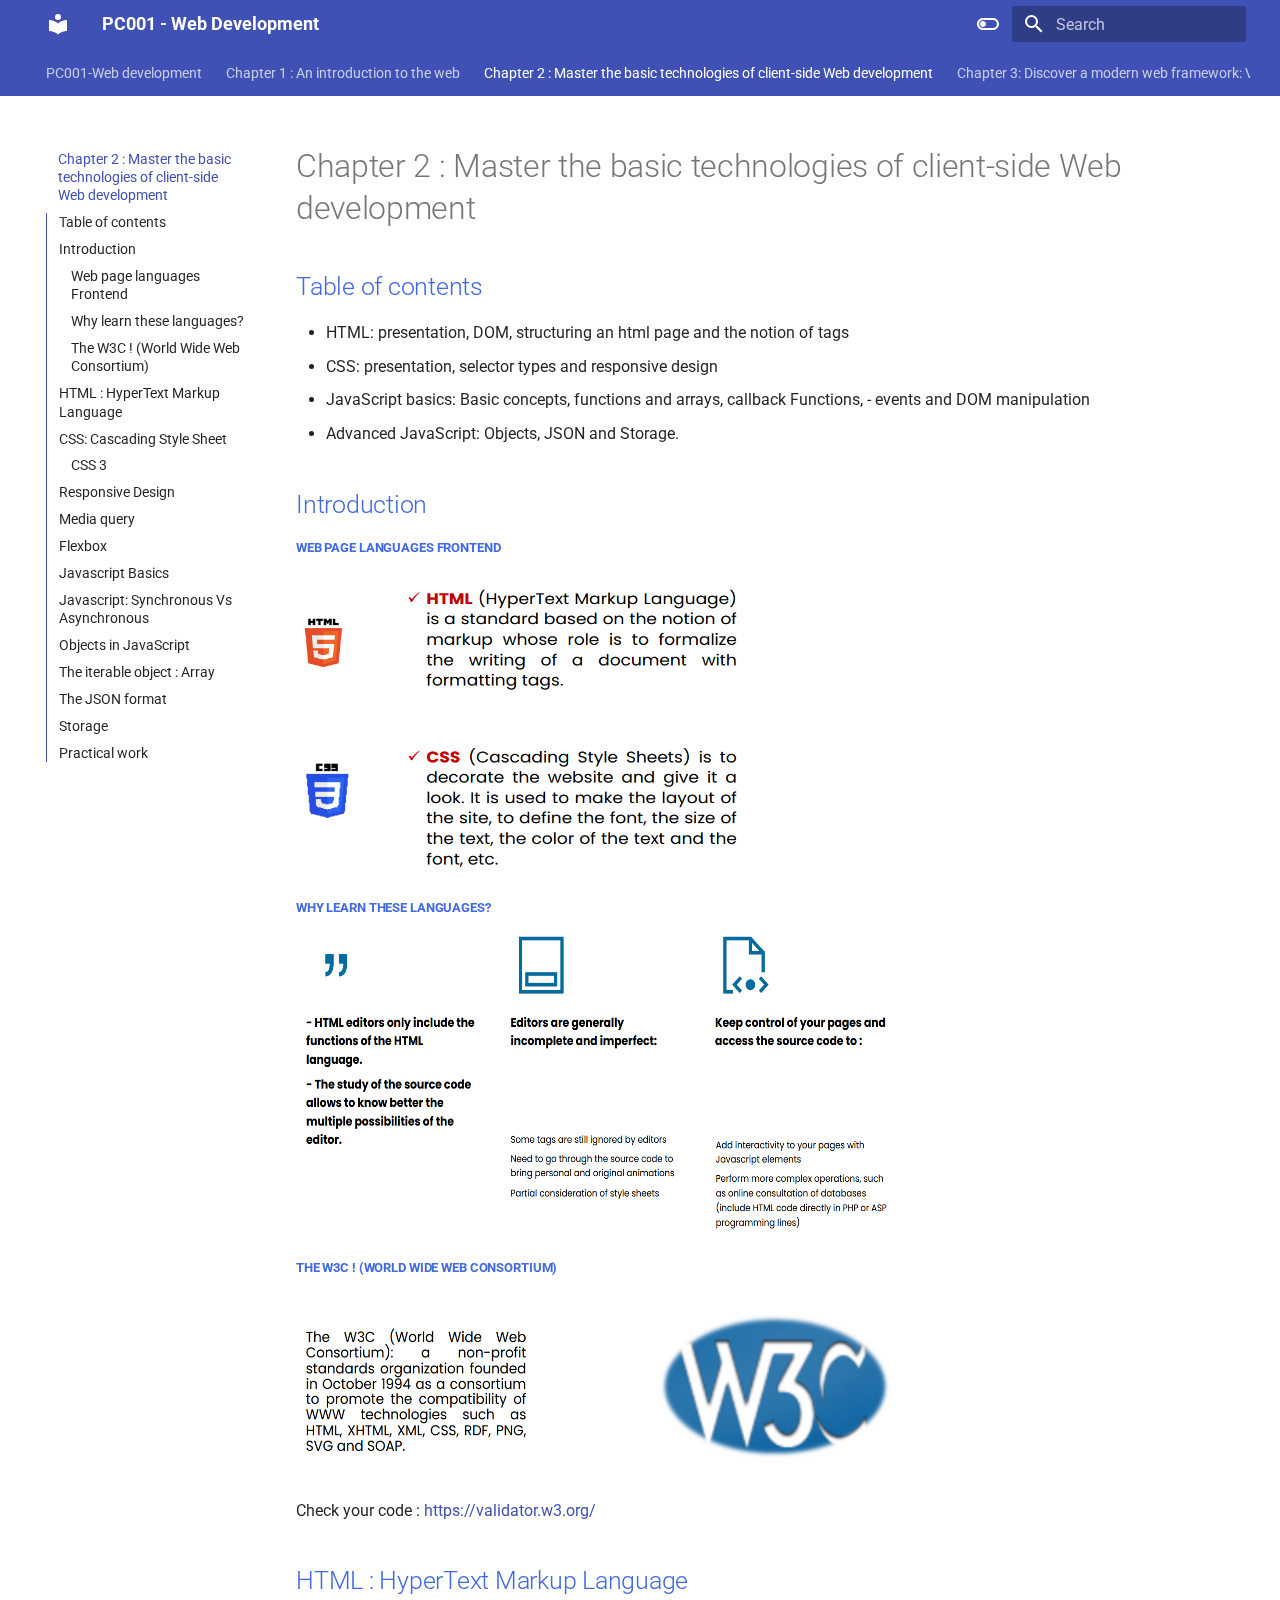
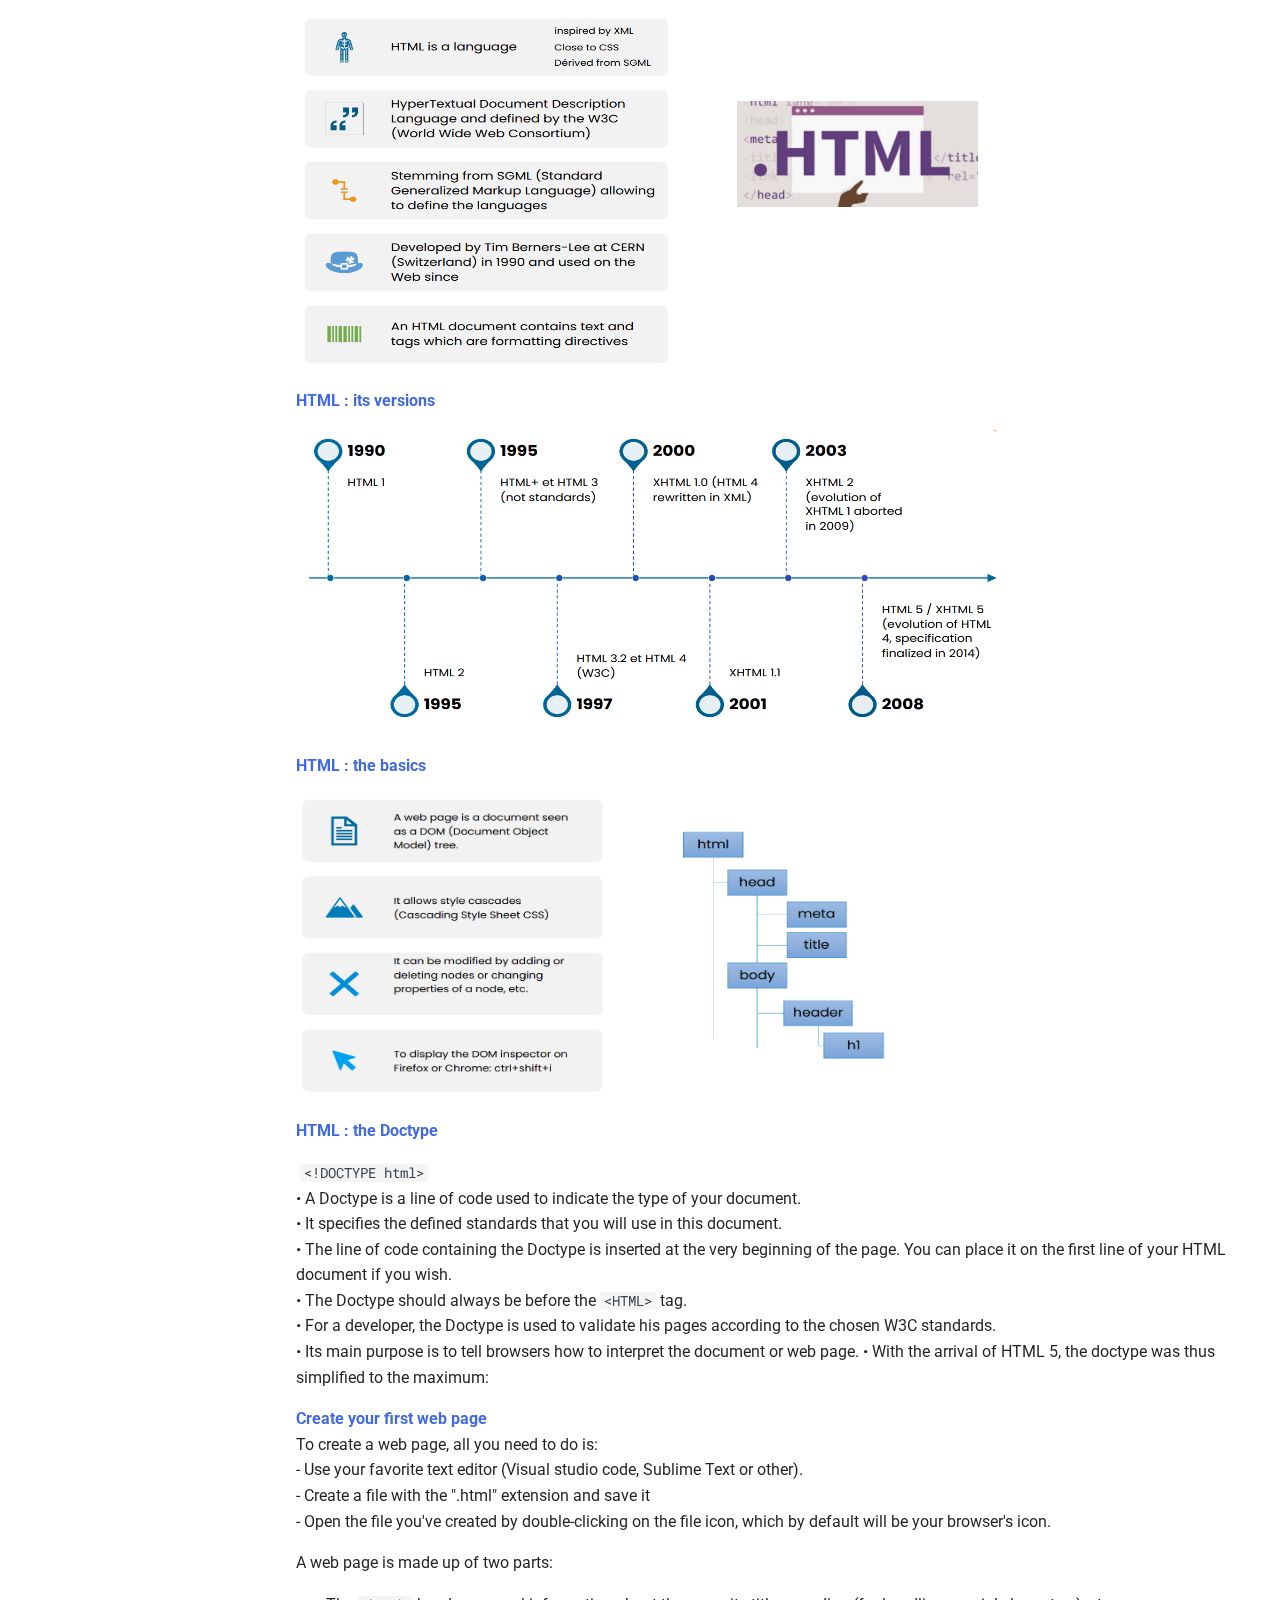
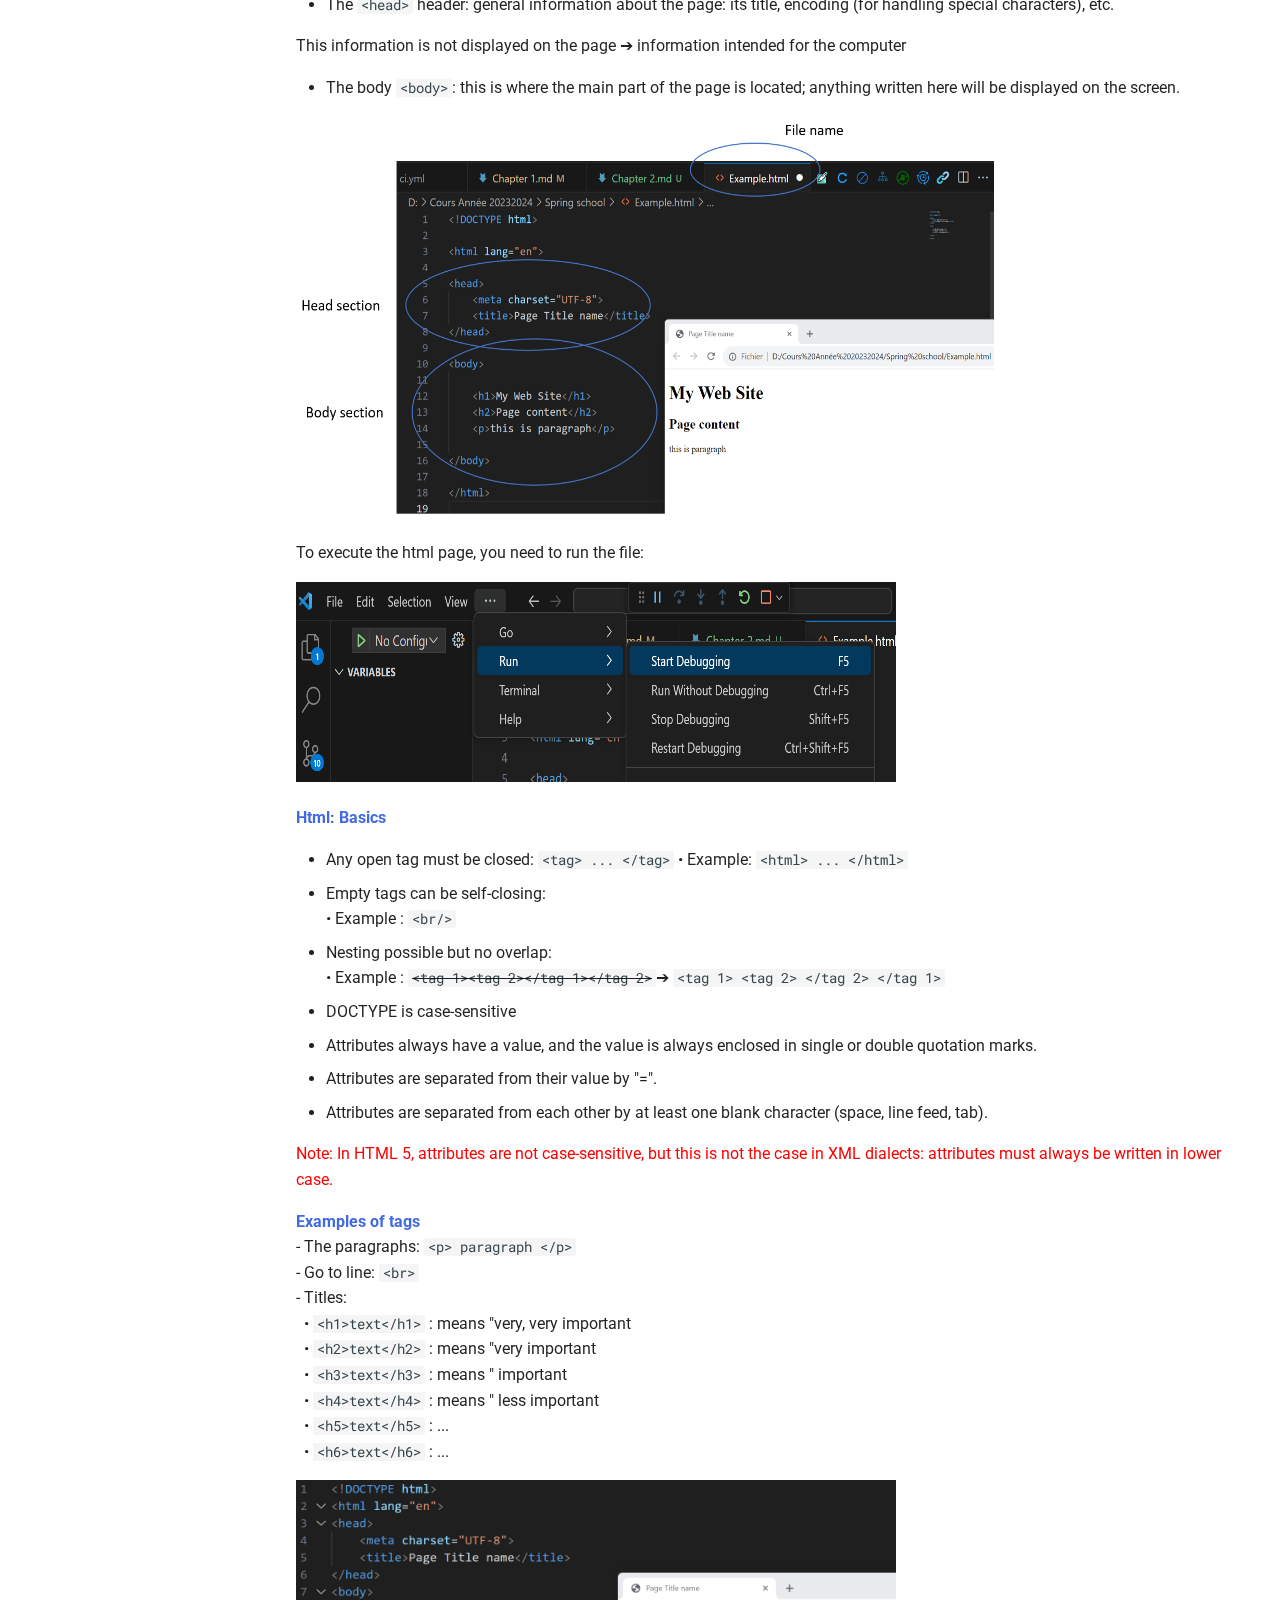
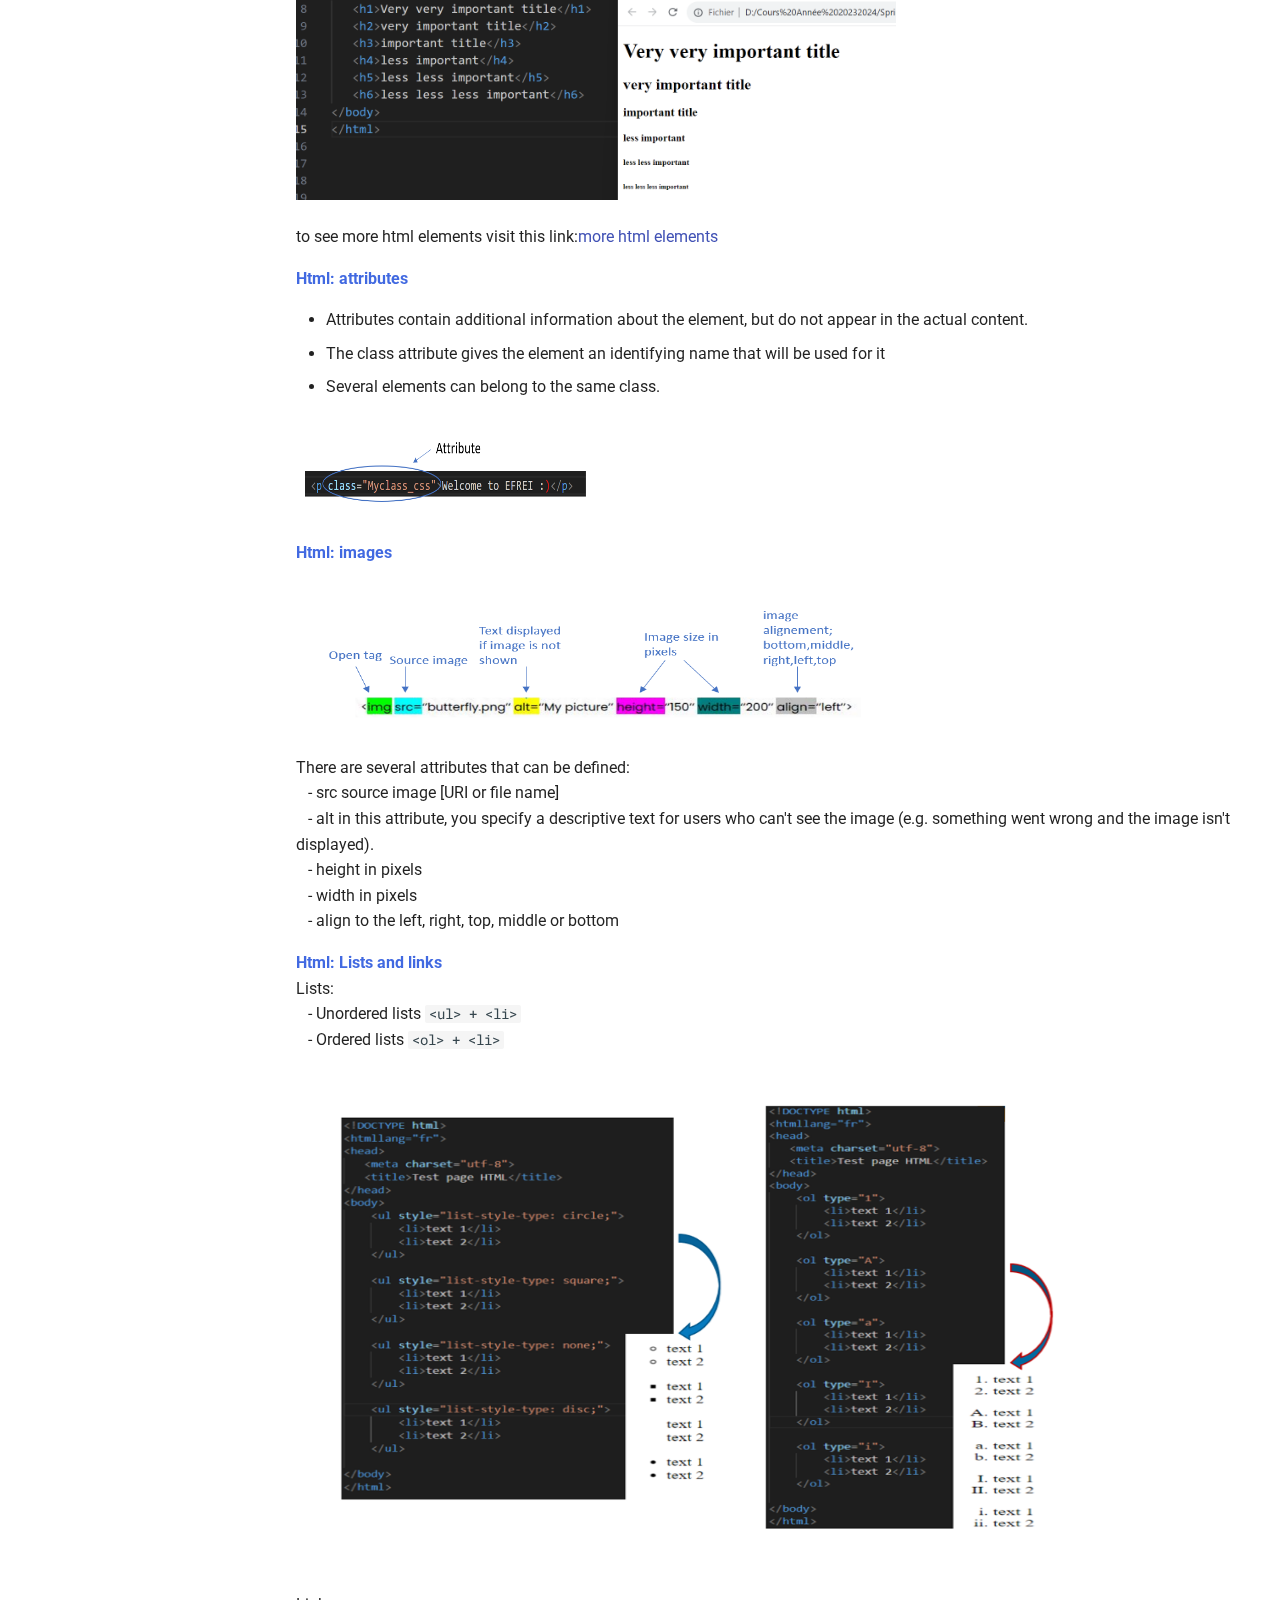
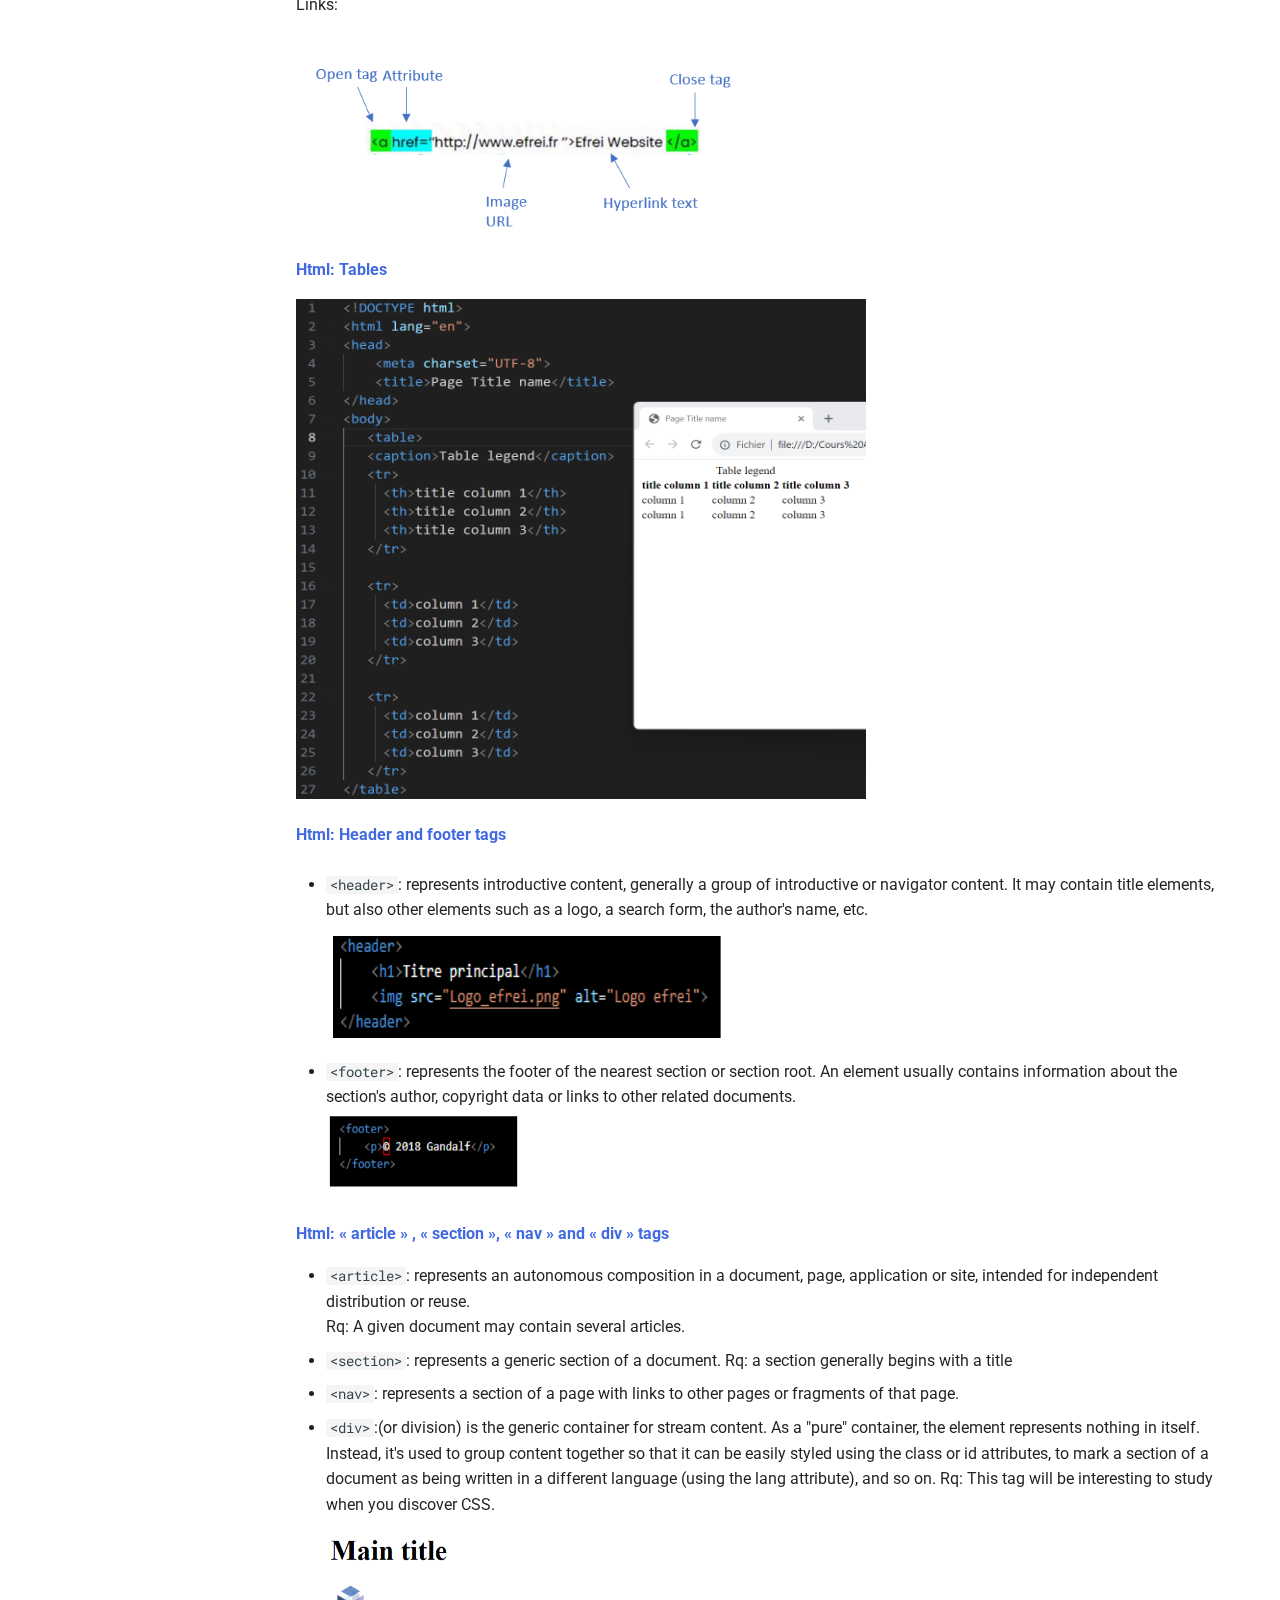
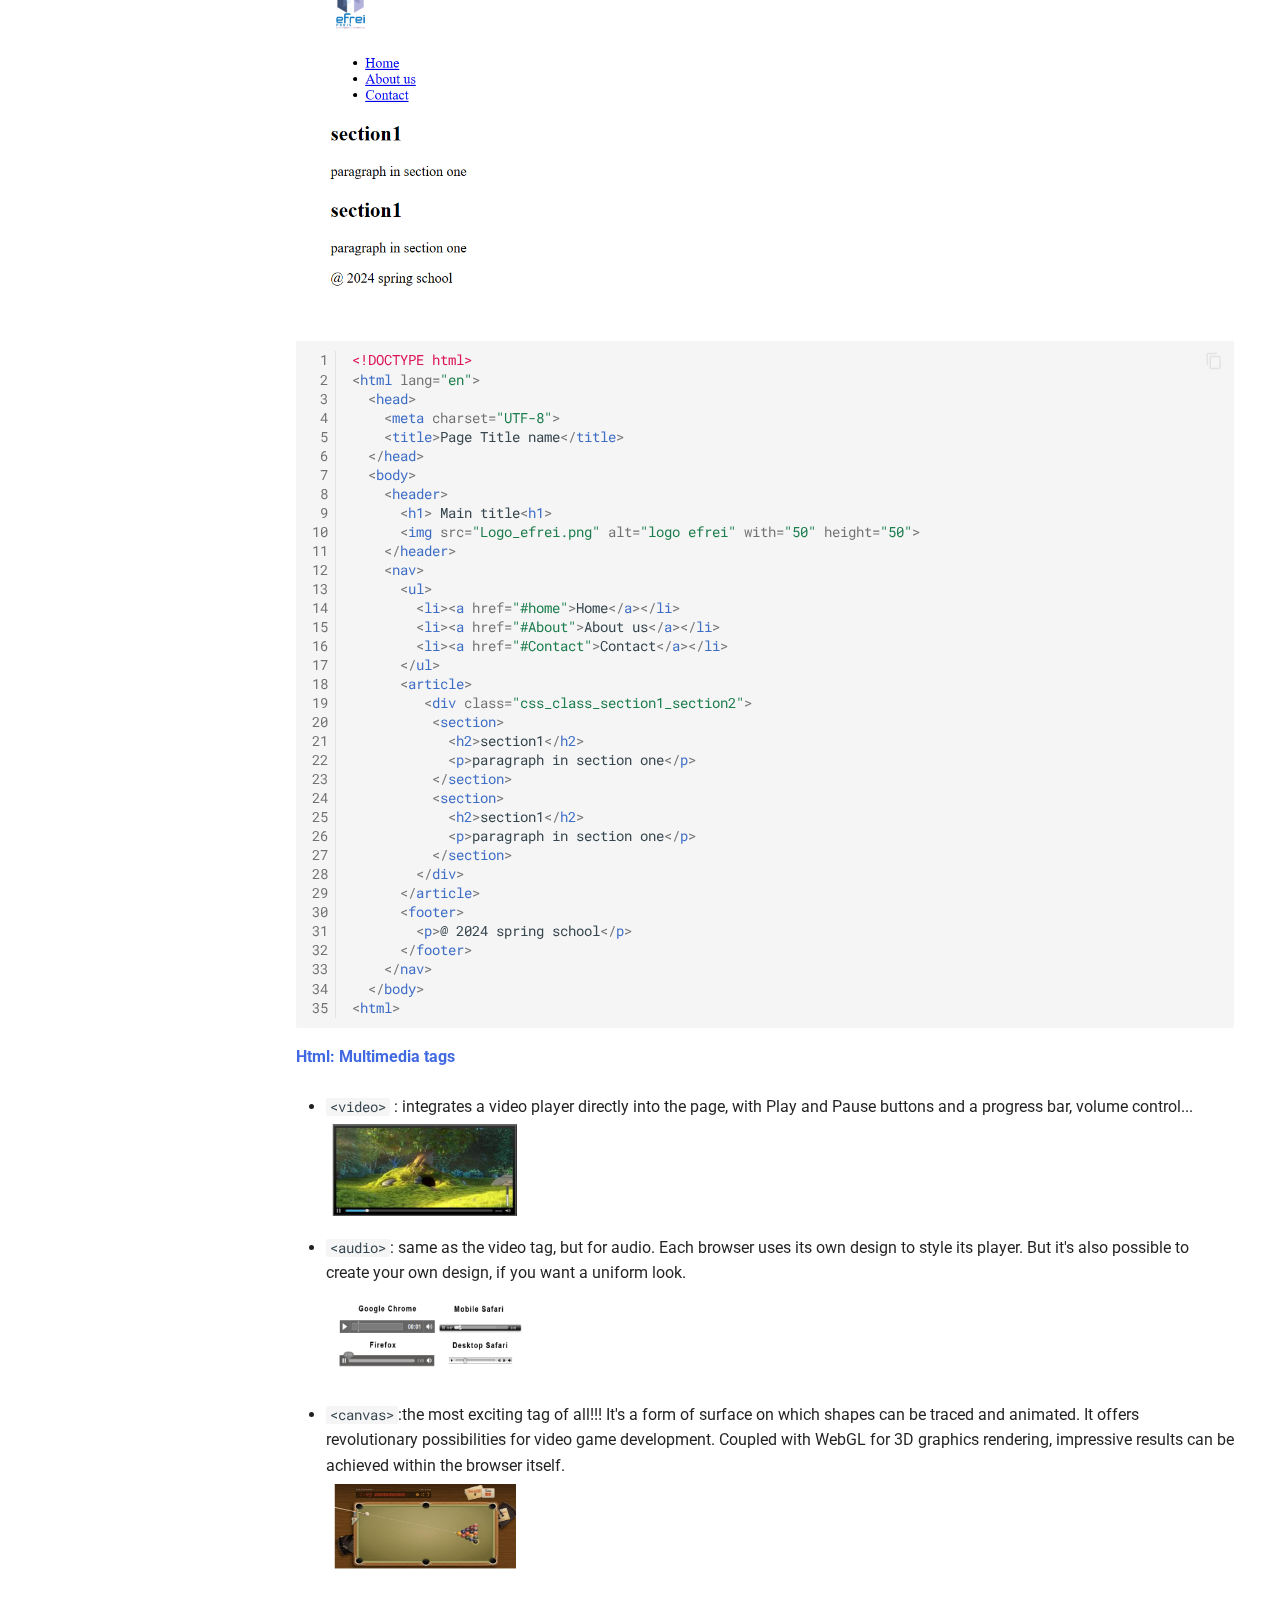
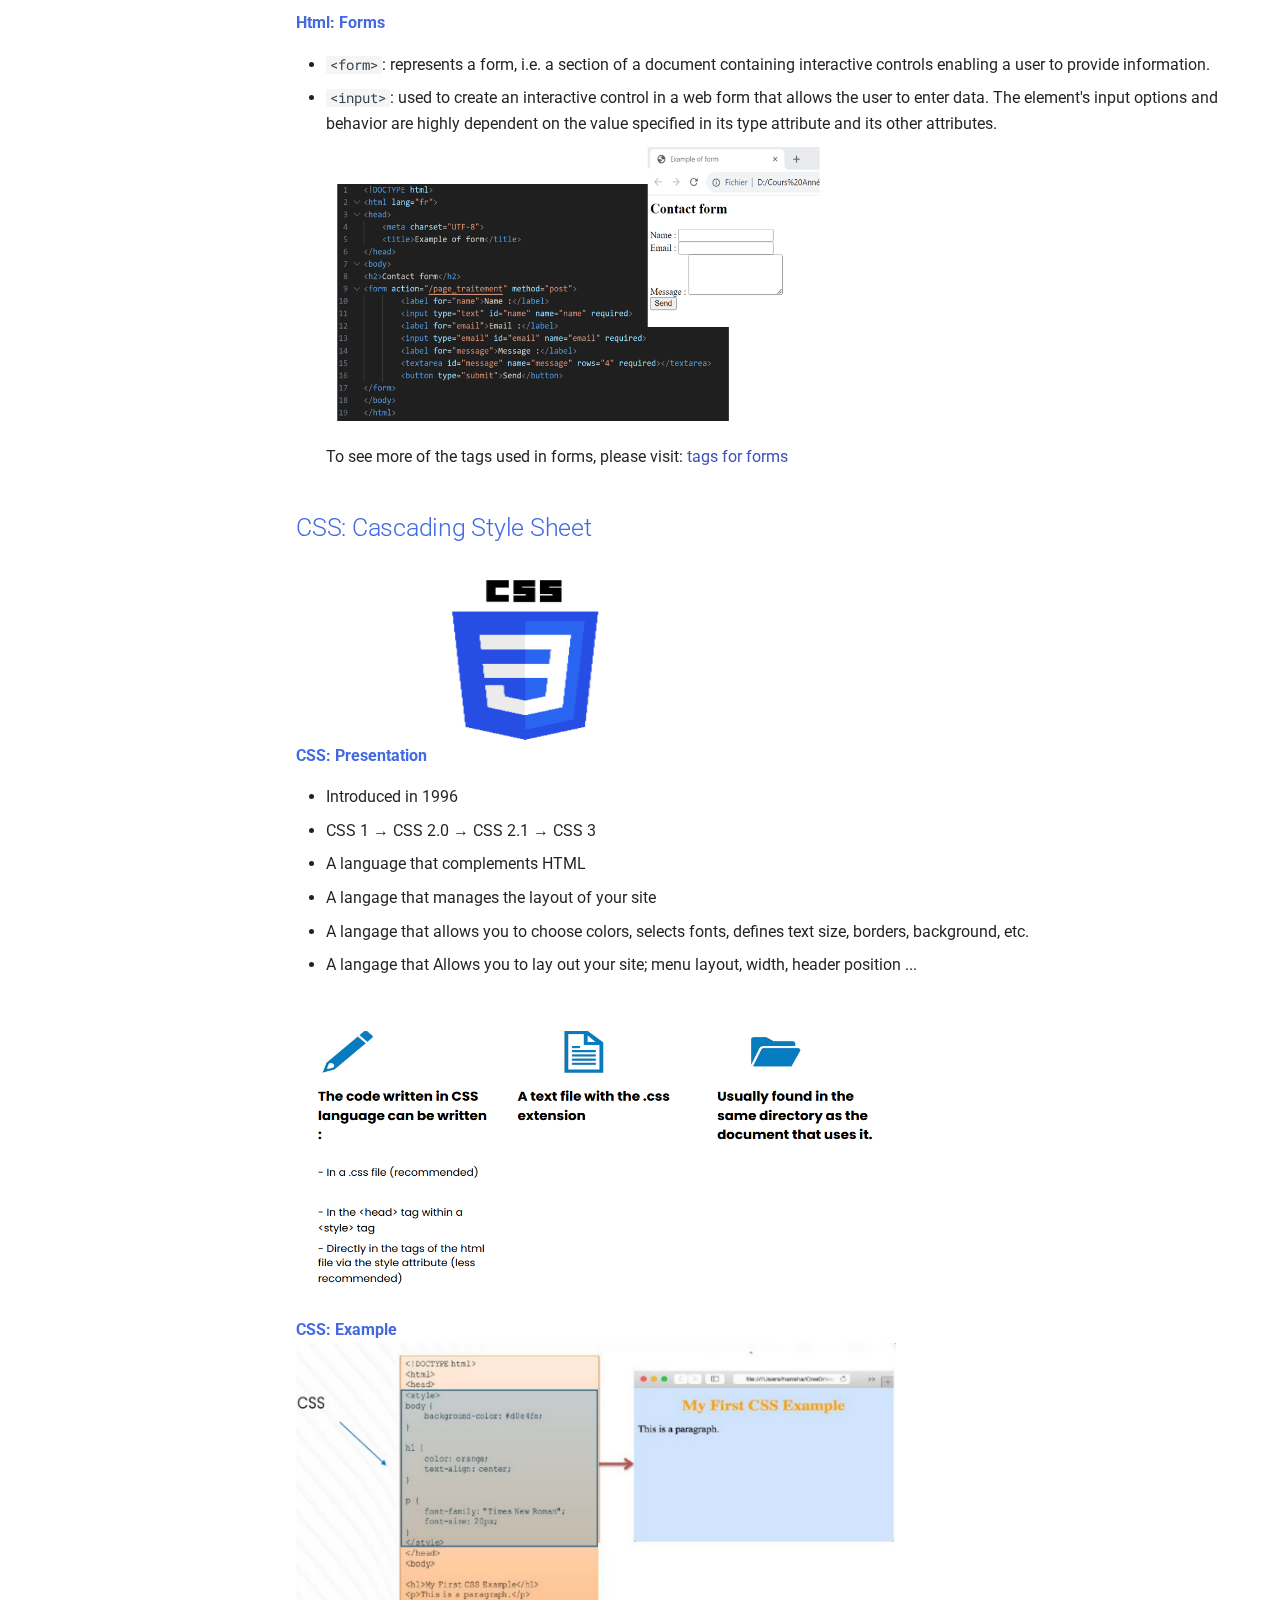
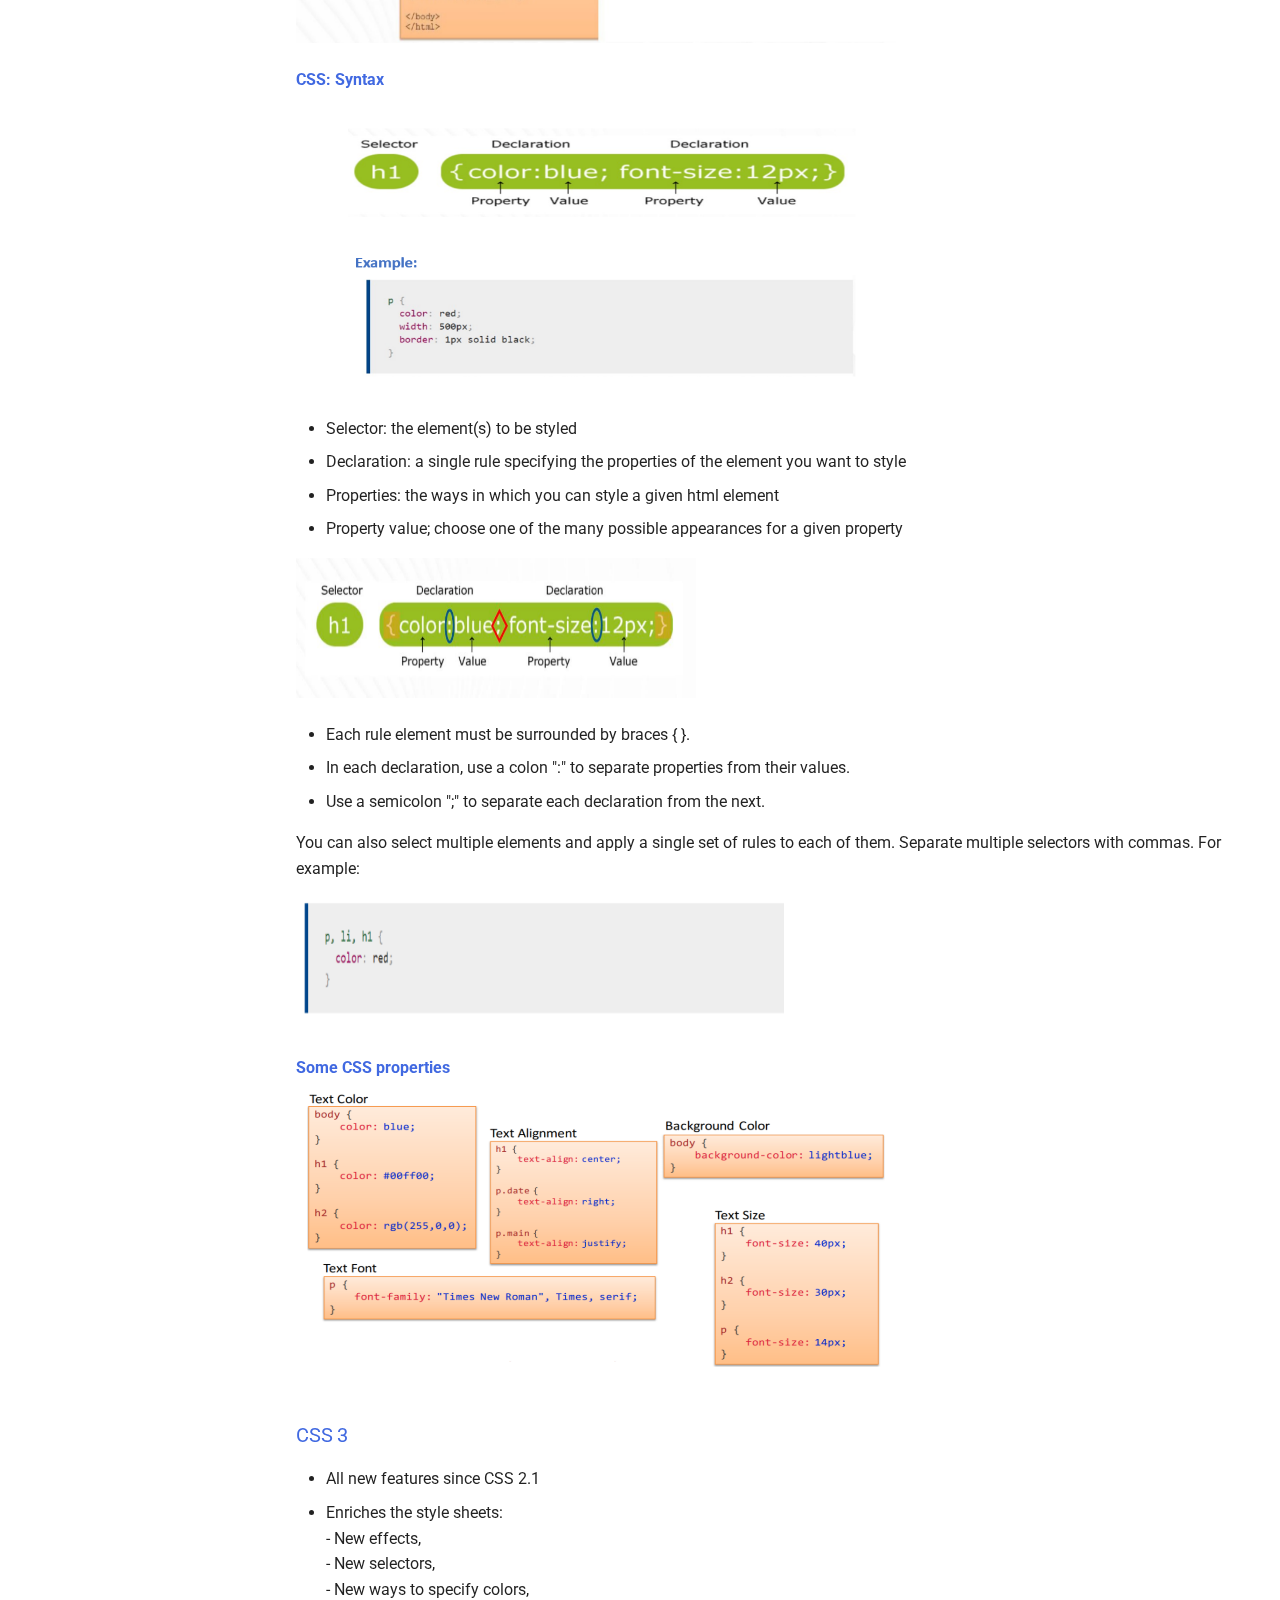
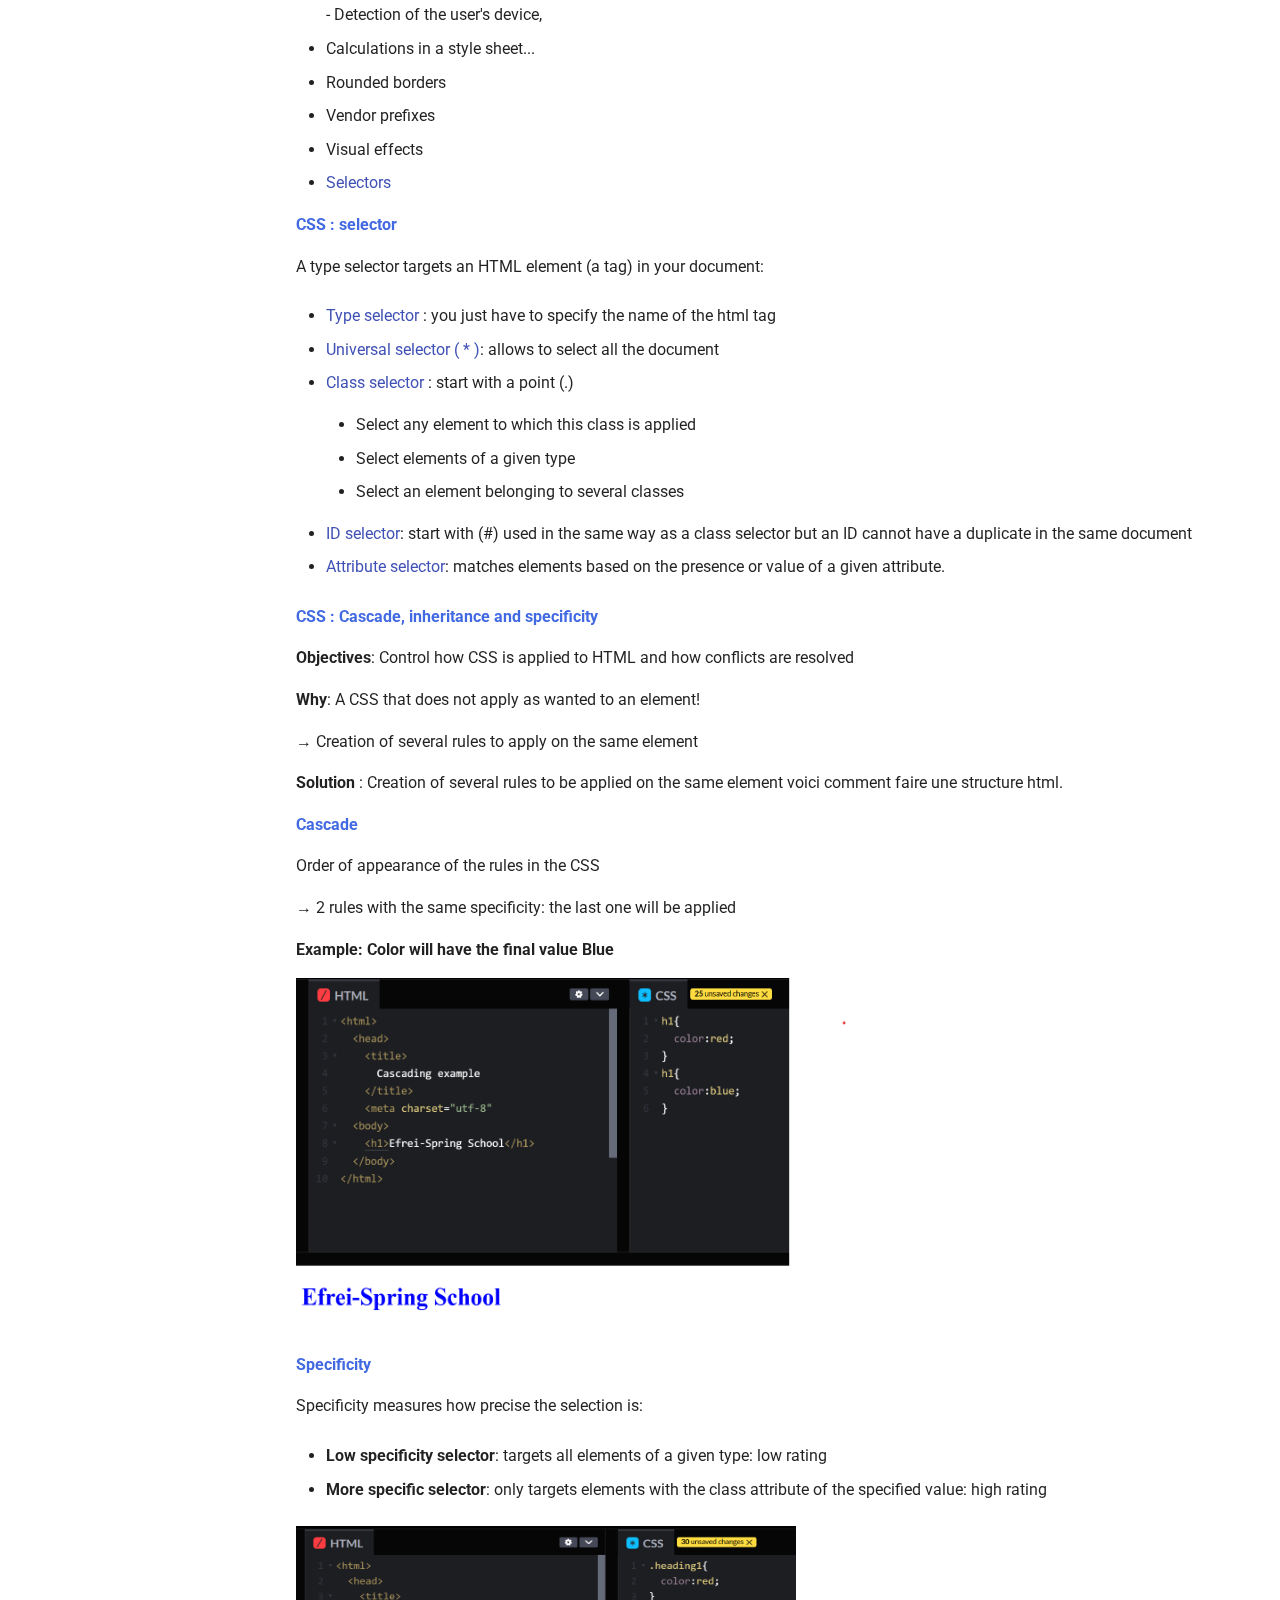
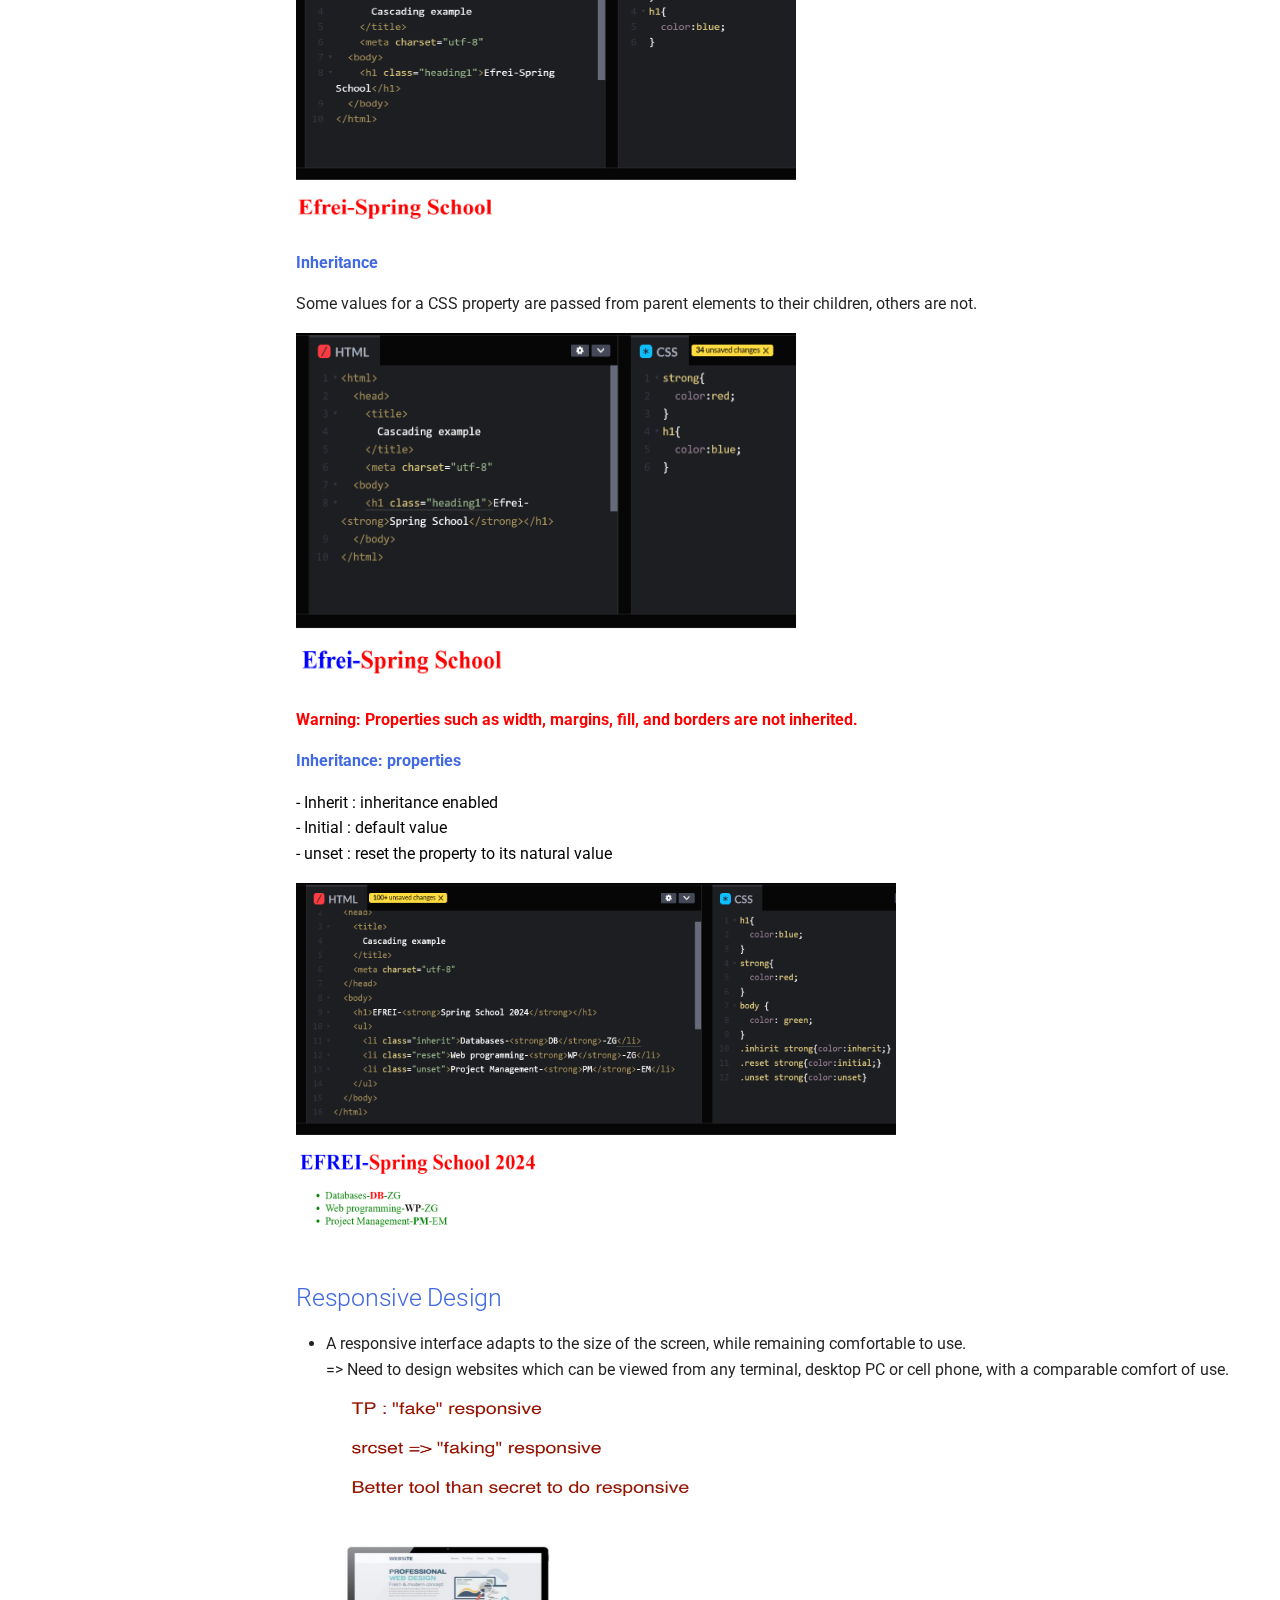
<file: Chapter 2/index.html>
<!doctype html>
<html lang="en" class="no-js">
  <head>
    
      <meta charset="utf-8">
      <meta name="viewport" content="width=device-width,initial-scale=1">
      
      
      
        <link rel="canonical" href="https://zouhour-guiras.github.io/Spring-School-Docs/Chapter%202/">
      
      
        <link rel="prev" href="../Chapter%201/">
      
      
        <link rel="next" href="../Chapter%203/">
      
      
      <link rel="icon" href="../assets/images/favicon.png">
      <meta name="generator" content="mkdocs-1.5.3, mkdocs-material-9.5.4">
    
    
      
        <title>Chapter 2 : Master the basic technologies of client-side Web development - PC001 - Web Development</title>
      
    
    
      <link rel="stylesheet" href="../assets/stylesheets/main.50c56a3b.min.css">
      
        
        <link rel="stylesheet" href="../assets/stylesheets/palette.06af60db.min.css">
      
      


    
    
      
    
    
      
        
        
        <link rel="preconnect" href="https://fonts.gstatic.com" crossorigin>
        <link rel="stylesheet" href="https://fonts.googleapis.com/css?family=Roboto:300,300i,400,400i,700,700i%7CRoboto+Mono:400,400i,700,700i&display=fallback">
        <style>:root{--md-text-font:"Roboto";--md-code-font:"Roboto Mono"}</style>
      
    
    
    <script>__md_scope=new URL("..",location),__md_hash=e=>[...e].reduce((e,_)=>(e<<5)-e+_.charCodeAt(0),0),__md_get=(e,_=localStorage,t=__md_scope)=>JSON.parse(_.getItem(t.pathname+"."+e)),__md_set=(e,_,t=localStorage,a=__md_scope)=>{try{t.setItem(a.pathname+"."+e,JSON.stringify(_))}catch(e){}}</script>
    
      

    
    
    
  </head>
  
  
    
    
      
    
    
    
    
    <body dir="ltr" data-md-color-scheme="default" data-md-color-primary="Royalblueue" data-md-color-accent="purple">
  
    
    <input class="md-toggle" data-md-toggle="drawer" type="checkbox" id="__drawer" autocomplete="off">
    <input class="md-toggle" data-md-toggle="search" type="checkbox" id="__search" autocomplete="off">
    <label class="md-overlay" for="__drawer"></label>
    <div data-md-component="skip">
      
        
        <a href="#chapter-2-master-the-basic-technologies-of-client-side-web-development" class="md-skip">
          Skip to content
        </a>
      
    </div>
    <div data-md-component="announce">
      
    </div>
    
    
      

<header class="md-header" data-md-component="header">
  <nav class="md-header__inner md-grid" aria-label="Header">
    <a href=".." title="PC001 - Web Development" class="md-header__button md-logo" aria-label="PC001 - Web Development" data-md-component="logo">
      
  
  <svg xmlns="http://www.w3.org/2000/svg" viewBox="0 0 24 24"><path d="M12 8a3 3 0 0 0 3-3 3 3 0 0 0-3-3 3 3 0 0 0-3 3 3 3 0 0 0 3 3m0 3.54C9.64 9.35 6.5 8 3 8v11c3.5 0 6.64 1.35 9 3.54 2.36-2.19 5.5-3.54 9-3.54V8c-3.5 0-6.64 1.35-9 3.54Z"/></svg>

    </a>
    <label class="md-header__button md-icon" for="__drawer">
      
      <svg xmlns="http://www.w3.org/2000/svg" viewBox="0 0 24 24"><path d="M3 6h18v2H3V6m0 5h18v2H3v-2m0 5h18v2H3v-2Z"/></svg>
    </label>
    <div class="md-header__title" data-md-component="header-title">
      <div class="md-header__ellipsis">
        <div class="md-header__topic">
          <span class="md-ellipsis">
            PC001 - Web Development
          </span>
        </div>
        <div class="md-header__topic" data-md-component="header-topic">
          <span class="md-ellipsis">
            
              Chapter 2 : Master the basic technologies of client-side Web development
            
          </span>
        </div>
      </div>
    </div>
    
      
        <form class="md-header__option" data-md-component="palette">
  
    
    
    
    <input class="md-option" data-md-color-media="" data-md-color-scheme="default" data-md-color-primary="Royalblueue" data-md-color-accent="purple"  aria-label="Switch to dark mode"  type="radio" name="__palette" id="__palette_0">
    
      <label class="md-header__button md-icon" title="Switch to dark mode" for="__palette_1" hidden>
        <svg xmlns="http://www.w3.org/2000/svg" viewBox="0 0 24 24"><path d="M17 6H7c-3.31 0-6 2.69-6 6s2.69 6 6 6h10c3.31 0 6-2.69 6-6s-2.69-6-6-6zm0 10H7c-2.21 0-4-1.79-4-4s1.79-4 4-4h10c2.21 0 4 1.79 4 4s-1.79 4-4 4zM7 9c-1.66 0-3 1.34-3 3s1.34 3 3 3 3-1.34 3-3-1.34-3-3-3z"/></svg>
      </label>
    
  
    
    
    
    <input class="md-option" data-md-color-media="" data-md-color-scheme="slate" data-md-color-primary="Royalblue" data-md-color-accent="lime"  aria-label="Switch to light mode"  type="radio" name="__palette" id="__palette_1">
    
      <label class="md-header__button md-icon" title="Switch to light mode" for="__palette_0" hidden>
        <svg xmlns="http://www.w3.org/2000/svg" viewBox="0 0 24 24"><path d="M17 7H7a5 5 0 0 0-5 5 5 5 0 0 0 5 5h10a5 5 0 0 0 5-5 5 5 0 0 0-5-5m0 8a3 3 0 0 1-3-3 3 3 0 0 1 3-3 3 3 0 0 1 3 3 3 3 0 0 1-3 3Z"/></svg>
      </label>
    
  
</form>
      
    
    
      <script>var media,input,key,value,palette=__md_get("__palette");if(palette&&palette.color){"(prefers-color-scheme)"===palette.color.media&&(media=matchMedia("(prefers-color-scheme: light)"),input=document.querySelector(media.matches?"[data-md-color-media='(prefers-color-scheme: light)']":"[data-md-color-media='(prefers-color-scheme: dark)']"),palette.color.media=input.getAttribute("data-md-color-media"),palette.color.scheme=input.getAttribute("data-md-color-scheme"),palette.color.primary=input.getAttribute("data-md-color-primary"),palette.color.accent=input.getAttribute("data-md-color-accent"));for([key,value]of Object.entries(palette.color))document.body.setAttribute("data-md-color-"+key,value)}</script>
    
    
    
      <label class="md-header__button md-icon" for="__search">
        
        <svg xmlns="http://www.w3.org/2000/svg" viewBox="0 0 24 24"><path d="M9.5 3A6.5 6.5 0 0 1 16 9.5c0 1.61-.59 3.09-1.56 4.23l.27.27h.79l5 5-1.5 1.5-5-5v-.79l-.27-.27A6.516 6.516 0 0 1 9.5 16 6.5 6.5 0 0 1 3 9.5 6.5 6.5 0 0 1 9.5 3m0 2C7 5 5 7 5 9.5S7 14 9.5 14 14 12 14 9.5 12 5 9.5 5Z"/></svg>
      </label>
      <div class="md-search" data-md-component="search" role="dialog">
  <label class="md-search__overlay" for="__search"></label>
  <div class="md-search__inner" role="search">
    <form class="md-search__form" name="search">
      <input type="text" class="md-search__input" name="query" aria-label="Search" placeholder="Search" autocapitalize="off" autocorrect="off" autocomplete="off" spellcheck="false" data-md-component="search-query" required>
      <label class="md-search__icon md-icon" for="__search">
        
        <svg xmlns="http://www.w3.org/2000/svg" viewBox="0 0 24 24"><path d="M9.5 3A6.5 6.5 0 0 1 16 9.5c0 1.61-.59 3.09-1.56 4.23l.27.27h.79l5 5-1.5 1.5-5-5v-.79l-.27-.27A6.516 6.516 0 0 1 9.5 16 6.5 6.5 0 0 1 3 9.5 6.5 6.5 0 0 1 9.5 3m0 2C7 5 5 7 5 9.5S7 14 9.5 14 14 12 14 9.5 12 5 9.5 5Z"/></svg>
        
        <svg xmlns="http://www.w3.org/2000/svg" viewBox="0 0 24 24"><path d="M20 11v2H8l5.5 5.5-1.42 1.42L4.16 12l7.92-7.92L13.5 5.5 8 11h12Z"/></svg>
      </label>
      <nav class="md-search__options" aria-label="Search">
        
        <button type="reset" class="md-search__icon md-icon" title="Clear" aria-label="Clear" tabindex="-1">
          
          <svg xmlns="http://www.w3.org/2000/svg" viewBox="0 0 24 24"><path d="M19 6.41 17.59 5 12 10.59 6.41 5 5 6.41 10.59 12 5 17.59 6.41 19 12 13.41 17.59 19 19 17.59 13.41 12 19 6.41Z"/></svg>
        </button>
      </nav>
      
        <div class="md-search__suggest" data-md-component="search-suggest"></div>
      
    </form>
    <div class="md-search__output">
      <div class="md-search__scrollwrap" data-md-scrollfix>
        <div class="md-search-result" data-md-component="search-result">
          <div class="md-search-result__meta">
            Initializing search
          </div>
          <ol class="md-search-result__list" role="presentation"></ol>
        </div>
      </div>
    </div>
  </div>
</div>
    
    
  </nav>
  
</header>
    
    <div class="md-container" data-md-component="container">
      
      
        
          
            
<nav class="md-tabs" aria-label="Tabs" data-md-component="tabs">
  <div class="md-grid">
    <ul class="md-tabs__list">
      
        
  
  
  
    <li class="md-tabs__item">
      <a href="../Acceuil/" class="md-tabs__link">
        
  
    
  
  PC001-Web development

      </a>
    </li>
  

      
        
  
  
  
    <li class="md-tabs__item">
      <a href="../Chapter%201/" class="md-tabs__link">
        
  
    
  
  Chapter 1 : An introduction to the web

      </a>
    </li>
  

      
        
  
  
    
  
  
    <li class="md-tabs__item md-tabs__item--active">
      <a href="./" class="md-tabs__link">
        
  
    
  
  Chapter 2 : Master the basic technologies of client-side Web development

      </a>
    </li>
  

      
        
  
  
  
    <li class="md-tabs__item">
      <a href="../Chapter%203/" class="md-tabs__link">
        
  
    
  
  Chapter 3: Discover a modern web framework: Vue.Js

      </a>
    </li>
  

      
        
  
  
  
    <li class="md-tabs__item">
      <a href="../Chapter%204/" class="md-tabs__link">
        
  
    
  
  Chapter 4: Introduction to the server side

      </a>
    </li>
  

      
        
  
  
  
    <li class="md-tabs__item">
      <a href="../Chapter%205/" class="md-tabs__link">
        
  
    
  
  Chapter 5 : Node.js / Express.js

      </a>
    </li>
  

      
        
  
  
  
    <li class="md-tabs__item">
      <a href="../Chapter%206/" class="md-tabs__link">
        
  
    
  
  Chapter 6: Authentication and database (security, data persistence)

      </a>
    </li>
  

      
    </ul>
  </div>
</nav>
          
        
      
      <main class="md-main" data-md-component="main">
        <div class="md-main__inner md-grid">
          
            
              
              <div class="md-sidebar md-sidebar--primary" data-md-component="sidebar" data-md-type="navigation" >
                <div class="md-sidebar__scrollwrap">
                  <div class="md-sidebar__inner">
                    


  


  

<nav class="md-nav md-nav--primary md-nav--lifted md-nav--integrated" aria-label="Navigation" data-md-level="0">
  <label class="md-nav__title" for="__drawer">
    <a href=".." title="PC001 - Web Development" class="md-nav__button md-logo" aria-label="PC001 - Web Development" data-md-component="logo">
      
  
  <svg xmlns="http://www.w3.org/2000/svg" viewBox="0 0 24 24"><path d="M12 8a3 3 0 0 0 3-3 3 3 0 0 0-3-3 3 3 0 0 0-3 3 3 3 0 0 0 3 3m0 3.54C9.64 9.35 6.5 8 3 8v11c3.5 0 6.64 1.35 9 3.54 2.36-2.19 5.5-3.54 9-3.54V8c-3.5 0-6.64 1.35-9 3.54Z"/></svg>

    </a>
    PC001 - Web Development
  </label>
  
  <ul class="md-nav__list" data-md-scrollfix>
    
      
      
  
  
  
  
    <li class="md-nav__item">
      <a href="../Acceuil/" class="md-nav__link">
        
  
  <span class="md-ellipsis">
    PC001-Web development
  </span>
  

      </a>
    </li>
  

    
      
      
  
  
  
  
    <li class="md-nav__item">
      <a href="../Chapter%201/" class="md-nav__link">
        
  
  <span class="md-ellipsis">
    Chapter 1 : An introduction to the web
  </span>
  

      </a>
    </li>
  

    
      
      
  
  
    
  
  
  
    <li class="md-nav__item md-nav__item--active">
      
      <input class="md-nav__toggle md-toggle" type="checkbox" id="__toc">
      
      
        
      
      
        <label class="md-nav__link md-nav__link--active" for="__toc">
          
  
  <span class="md-ellipsis">
    Chapter 2 : Master the basic technologies of client-side Web development
  </span>
  

          <span class="md-nav__icon md-icon"></span>
        </label>
      
      <a href="./" class="md-nav__link md-nav__link--active">
        
  
  <span class="md-ellipsis">
    Chapter 2 : Master the basic technologies of client-side Web development
  </span>
  

      </a>
      
        

<nav class="md-nav md-nav--secondary" aria-label="Table of contents">
  
  
  
    
  
  
    <label class="md-nav__title" for="__toc">
      <span class="md-nav__icon md-icon"></span>
      Table of contents
    </label>
    <ul class="md-nav__list" data-md-component="toc" data-md-scrollfix>
      
        <li class="md-nav__item">
  <a href="#table-of-contents" class="md-nav__link">
    <span class="md-ellipsis">
       Table of contents 
    </span>
  </a>
  
</li>
      
        <li class="md-nav__item">
  <a href="#introduction" class="md-nav__link">
    <span class="md-ellipsis">
       Introduction 
    </span>
  </a>
  
    <nav class="md-nav" aria-label="Introduction">
      <ul class="md-nav__list">
        
          <li class="md-nav__item">
  <a href="#web-page-languages-frontend" class="md-nav__link">
    <span class="md-ellipsis">
       Web page languages Frontend 
    </span>
  </a>
  
</li>
        
          <li class="md-nav__item">
  <a href="#why-learn-these-languages" class="md-nav__link">
    <span class="md-ellipsis">
       Why learn these languages? 
    </span>
  </a>
  
</li>
        
          <li class="md-nav__item">
  <a href="#the-w3c-world-wide-web-consortium" class="md-nav__link">
    <span class="md-ellipsis">
       The W3C ! (World Wide Web Consortium)
    </span>
  </a>
  
</li>
        
      </ul>
    </nav>
  
</li>
      
        <li class="md-nav__item">
  <a href="#html-hypertext-markup-language" class="md-nav__link">
    <span class="md-ellipsis">
       HTML : HyperText Markup Language 
    </span>
  </a>
  
</li>
      
        <li class="md-nav__item">
  <a href="#css-cascading-style-sheet" class="md-nav__link">
    <span class="md-ellipsis">
       CSS: Cascading Style Sheet 
    </span>
  </a>
  
    <nav class="md-nav" aria-label="CSS: Cascading Style Sheet">
      <ul class="md-nav__list">
        
          <li class="md-nav__item">
  <a href="#css-3" class="md-nav__link">
    <span class="md-ellipsis">
       CSS 3 
    </span>
  </a>
  
</li>
        
      </ul>
    </nav>
  
</li>
      
        <li class="md-nav__item">
  <a href="#responsive-design" class="md-nav__link">
    <span class="md-ellipsis">
      Responsive Design
    </span>
  </a>
  
</li>
      
        <li class="md-nav__item">
  <a href="#media-query" class="md-nav__link">
    <span class="md-ellipsis">
      Media query
    </span>
  </a>
  
</li>
      
        <li class="md-nav__item">
  <a href="#flexbox" class="md-nav__link">
    <span class="md-ellipsis">
      Flexbox
    </span>
  </a>
  
</li>
      
        <li class="md-nav__item">
  <a href="#javascript-basics" class="md-nav__link">
    <span class="md-ellipsis">
       Javascript Basics 
    </span>
  </a>
  
</li>
      
        <li class="md-nav__item">
  <a href="#javascript-synchronous-vs-asynchronous" class="md-nav__link">
    <span class="md-ellipsis">
      Javascript: Synchronous Vs Asynchronous 
    </span>
  </a>
  
</li>
      
        <li class="md-nav__item">
  <a href="#objects-in-javascript" class="md-nav__link">
    <span class="md-ellipsis">
      Objects in JavaScript 
    </span>
  </a>
  
</li>
      
        <li class="md-nav__item">
  <a href="#the-iterable-object-array" class="md-nav__link">
    <span class="md-ellipsis">
      The iterable object : Array
    </span>
  </a>
  
</li>
      
        <li class="md-nav__item">
  <a href="#the-json-format" class="md-nav__link">
    <span class="md-ellipsis">
      The JSON format
    </span>
  </a>
  
</li>
      
        <li class="md-nav__item">
  <a href="#storage" class="md-nav__link">
    <span class="md-ellipsis">
      Storage
    </span>
  </a>
  
</li>
      
        <li class="md-nav__item">
  <a href="#practical-work" class="md-nav__link">
    <span class="md-ellipsis">
      Practical work
    </span>
  </a>
  
</li>
      
    </ul>
  
</nav>
      
    </li>
  

    
      
      
  
  
  
  
    <li class="md-nav__item">
      <a href="../Chapter%203/" class="md-nav__link">
        
  
  <span class="md-ellipsis">
    Chapter 3: Discover a modern web framework: Vue.Js
  </span>
  

      </a>
    </li>
  

    
      
      
  
  
  
  
    <li class="md-nav__item">
      <a href="../Chapter%204/" class="md-nav__link">
        
  
  <span class="md-ellipsis">
    Chapter 4: Introduction to the server side
  </span>
  

      </a>
    </li>
  

    
      
      
  
  
  
  
    <li class="md-nav__item">
      <a href="../Chapter%205/" class="md-nav__link">
        
  
  <span class="md-ellipsis">
    Chapter 5 : Node.js / Express.js
  </span>
  

      </a>
    </li>
  

    
      
      
  
  
  
  
    <li class="md-nav__item">
      <a href="../Chapter%206/" class="md-nav__link">
        
  
  <span class="md-ellipsis">
    Chapter 6: Authentication and database (security, data persistence)
  </span>
  

      </a>
    </li>
  

    
  </ul>
</nav>
                  </div>
                </div>
              </div>
            
            
          
          
            <div class="md-content" data-md-component="content">
              <article class="md-content__inner md-typeset">
                
                  


<h1 id="chapter-2-master-the-basic-technologies-of-client-side-web-development">Chapter 2 : Master the basic technologies of client-side Web development</h1>
<h2 id="table-of-contents"><div style="color: Royalblue;"> Table of contents </div></h2>
<ul>
<li>HTML: presentation, DOM, structuring an html page and the notion of tags </li>
<li>CSS: presentation, selector types and responsive design</li>
<li>JavaScript basics: Basic concepts, functions and arrays, callback Functions, - events and DOM manipulation</li>
<li>Advanced JavaScript: Objects, JSON and Storage. </li>
</ul>
<h2 id="introduction"><div style="color: Royalblue;"> Introduction </div></h2>
<h5 id="web-page-languages-frontend"><div style="color: Royalblue;"> Web page languages Frontend </div></h5>
<p><img alt="html_css" src="../html_css.png" style="width:450px;height:300px;" /></p>
<h5 id="why-learn-these-languages"><div style="color: Royalblue;"> Why learn these languages? </div></h5>
<p><img alt="Why_learn_fronted" src="../Why_learn_fronted.png" style="width:600px;height:300px;" /></p>
<h5 id="the-w3c-world-wide-web-consortium"><div style="color: Royalblue;"> The W3C ! (World Wide Web Consortium)</div></h5>
<p><img alt="w3c" src="../w3c.png" style="width:600px;height:180px;" /></p>
<p>Check your code : <a href="https://validator.w3.org/">https://validator.w3.org/</a></p>
<h2 id="html-hypertext-markup-language"><div style="color: Royalblue;"> HTML : HyperText Markup Language </div></h2>
<p><img alt="html" src="../html.png" style="width:700px;height:350px;" /></p>
<p><strong><div style="color: Royalblue;"> HTML : its versions</div></strong></p>
<p><img alt="html_versions" src="../html_versions.png" style="width:700px;height:300px;" /></p>
<p><strong><div style="color: Royalblue;"> HTML : the basics </div></strong></p>
<p><img alt="html_basics" src="../html_basics.png" style="width:600px;height:300px;" /></p>
<p><strong><div style="color: Royalblue;"> HTML : the Doctype </div></strong></p>
<p>&nbsp;<code>&lt;!DOCTYPE html&gt;</code> <br>
• A Doctype is a line of code used to indicate the type of your document.<br>
• It specifies the defined standards that you will use in this document.<br>
• The line of code containing the Doctype is inserted at the very beginning of the page. You can place it on the first line of your HTML document if you wish. <br>
• The Doctype should always be before the <code>&lt;HTML&gt;</code> tag.<br>
• For a developer, the Doctype is used to validate his pages according to the chosen W3C standards. <br>
• Its main purpose is to tell browsers how to interpret the document or web page.
• With the arrival of HTML 5, the doctype was thus simplified to the maximum: <br></p>
<p><strong><div style="color: Royalblue;"> Create your first web page </div></strong>
To create a web page, all you need to do is: <br>
- Use your favorite text editor (Visual studio code, Sublime Text or other). <br>
- Create a file with the ".html" extension and save it <br>
- Open the file you've created by double-clicking on the file icon, which by default will be your browser's icon. <br></p>
<p>A web page is made up of two parts:</p>
<ul>
<li>The <code>&lt;head&gt;</code> header: general information about the page: its title, encoding (for handling special characters), etc.<br></li>
</ul>
<p>This information is not displayed on the page ➔ information intended for the computer<br></p>
<ul>
<li>The body <code>&lt;body&gt;</code>: this is where the main part of the page is located; anything written here will be displayed on the screen.<br></li>
</ul>
<p><img alt="HTMLExample" src="../HTMLExample.png" style="width:700px;height:400px;" /> <br></p>
<p>To execute the html page, you need to run the file: </p>
<p><img alt="RunHtml" src="../RunHtml.png" style="width:600px;height:200px;" /> <br></p>
<p><strong><div style="color: Royalblue;"> Html: Basics </div></strong></p>
<ul>
<li>Any open tag must be closed: <code>&lt;tag&gt; ... &lt;/tag&gt;</code>
    • Example: <code>&lt;html&gt; ... &lt;/html&gt;</code></li>
<li>Empty tags can be self-closing: <br>
    • Example : <code>&lt;br/&gt;</code></li>
<li>Nesting possible but no overlap: <br>
    • Example : <del><code>&lt;tag 1&gt;&lt;tag 2&gt;&lt;/tag 1&gt;&lt;/tag 2&gt;</code></del>➔ <code>&lt;tag 1&gt; &lt;tag 2&gt; &lt;/tag 2&gt; &lt;/tag 1&gt;</code> <br></li>
<li>DOCTYPE is case-sensitive <br></li>
<li>Attributes always have a value, and the value is always enclosed in single or double quotation marks. <br></li>
<li>Attributes are separated from their value by "=". <br></li>
<li>Attributes are separated from each other by at least one blank character (space, line feed, tab). <br></li>
</ul>
<div style="color: Red;">Note: In HTML 5, attributes are not case-sensitive, but this is not the case in XML dialects: attributes must always be written in lower case.</div>

<p><strong><div style="color: Royalblue;"> Examples of tags </div></strong>
 - The paragraphs: <code>&lt;p&gt; paragraph &lt;/p&gt;</code> <br>
 - Go to line: <code>&lt;br&gt;</code> <br>
 - Titles: <br>
   &nbsp;&nbsp;• <code>&lt;h1&gt;text&lt;/h1&gt;</code> : means "very, very important <br>
   &nbsp;&nbsp;• <code>&lt;h2&gt;text&lt;/h2&gt;</code> : means "very important <br>
   &nbsp;&nbsp;• <code>&lt;h3&gt;text&lt;/h3&gt;</code> : means " important <br>
   &nbsp;&nbsp;• <code>&lt;h4&gt;text&lt;/h4&gt;</code> : means " less important <br>
   &nbsp;&nbsp;• <code>&lt;h5&gt;text&lt;/h5&gt;</code> : ... </br>
   &nbsp;&nbsp;• <code>&lt;h6&gt;text&lt;/h6&gt;</code> : ...<br></p>
<p><img alt="codehtmltitle" src="../codehtmltitle.png" style="width:600px;height:320px;" /> <br></p>
<p>to see more html elements visit this link:<a href="https://developer.mozilla.org/en-US/docs/Web/HTML/Element">more html elements</a> </p>
<p><strong><div style="color: Royalblue;"> Html: attributes </div></strong></p>
<ul>
<li>Attributes contain additional information about the element, but do not appear in the actual content. <br></li>
<li>The class attribute gives the element an identifying name that will be used for it <br></li>
<li>Several elements can belong to the same class.<br></li>
</ul>
<p><img alt="exampleAttribut" src="../exampleAttribut.png" style="width:300px;height:100px;" /> <br></p>
<p><strong><div style="color: Royalblue;">Html: images </div></strong></p>
<p><img alt="imageExample" src="../imageExample.png" style="width:600px;height:150px;" /> <br></p>
<p>There are several attributes that can be defined: <br>
&nbsp;&nbsp;  - src source image [URI or file name] <br>
&nbsp;&nbsp;  - alt in this attribute, you specify a descriptive text for users who can't see the image (e.g. something went wrong and the image isn't displayed). <br>
&nbsp;&nbsp;  - height in pixels <br>
&nbsp;&nbsp;  - width in pixels <br>
&nbsp;&nbsp;  - align to the left, right, top, middle or bottom <br></p>
<p><strong><div style="color: Royalblue;">Html: Lists and links</div></strong>
Lists: <br>
&nbsp;&nbsp;  - Unordered lists <code>&lt;ul&gt; + &lt;li&gt;</code> <br>
&nbsp;&nbsp;  - Ordered lists <code>&lt;ol&gt; + &lt;li&gt;</code><br></p>
<p><img alt="example_lists" src="../example_lists.png" style="width:800px;height:500px;" /> <br></p>
<p>Links: <br></p>
<p><img alt="ExampleLink" src="../ExampleLink.png" style="width:500px;height:200px;" /> <br></p>
<p><strong><div style="color: Royalblue;">Html: Tables</div></strong></p>
<p><img alt="Table_Example" src="../Table_Example.png" style="width:570px;height:500px;" /> <br></p>
<p><strong><div style="color: Royalblue;">Html: Header and footer tags</div></strong></p>
<ul>
<li>
<p><code>&lt;header&gt;</code>: represents introductive content, generally a group of introductive or navigator content. It may contain title elements, but also other elements such as a logo, a search form, the author's name, etc. <br>
<img alt="header example" src="../header%20example.png" style="width:400px;height:120px;" /> </p>
</li>
<li>
<p><code>&lt;footer&gt;</code>: represents the footer of the nearest section or section root. An element usually contains information about the section's author, copyright data or links to other related documents.<br>
<img alt="footer-example" src="../footer-example.png" style="width:200px;height:80px;" /> </p>
</li>
</ul>
<p><strong><div style="color: Royalblue;">Html: « article » , « section », « nav » and « div » tags</div></strong></p>
<ul>
<li><code>&lt;article&gt;</code>: represents an autonomous composition in a document, page, application or site, intended for independent distribution or reuse.<br>
 Rq: A given document may contain several articles. <br></li>
<li><code>&lt;section&gt;</code>: represents a generic section of a document. Rq: a section generally begins with a title <br></li>
<li><code>&lt;nav&gt;</code>: represents a section of a page with links to other pages or fragments of that page. <br></li>
<li><code>&lt;div&gt;</code>:(or division) is the generic container for stream content. As a "pure" container, the element represents nothing in itself. Instead, it's used to group content together so that it can be easily styled using the class or id attributes, to mark a section of a document as being written in a different language (using the lang attribute), and so on. Rq: This tag will be interesting to study when you discover CSS.<br>
<img alt="example_Article_nav_section" src="../example_Article_nav_section.png" style="width:200px;height:400px;" /></li>
</ul>
<div class="highlight"><table class="highlighttable"><tr><td class="linenos"><div class="linenodiv"><pre><span></span><span class="normal"><a href="#__codelineno-0-1"> 1</a></span>
<span class="normal"><a href="#__codelineno-0-2"> 2</a></span>
<span class="normal"><a href="#__codelineno-0-3"> 3</a></span>
<span class="normal"><a href="#__codelineno-0-4"> 4</a></span>
<span class="normal"><a href="#__codelineno-0-5"> 5</a></span>
<span class="normal"><a href="#__codelineno-0-6"> 6</a></span>
<span class="normal"><a href="#__codelineno-0-7"> 7</a></span>
<span class="normal"><a href="#__codelineno-0-8"> 8</a></span>
<span class="normal"><a href="#__codelineno-0-9"> 9</a></span>
<span class="normal"><a href="#__codelineno-0-10">10</a></span>
<span class="normal"><a href="#__codelineno-0-11">11</a></span>
<span class="normal"><a href="#__codelineno-0-12">12</a></span>
<span class="normal"><a href="#__codelineno-0-13">13</a></span>
<span class="normal"><a href="#__codelineno-0-14">14</a></span>
<span class="normal"><a href="#__codelineno-0-15">15</a></span>
<span class="normal"><a href="#__codelineno-0-16">16</a></span>
<span class="normal"><a href="#__codelineno-0-17">17</a></span>
<span class="normal"><a href="#__codelineno-0-18">18</a></span>
<span class="normal"><a href="#__codelineno-0-19">19</a></span>
<span class="normal"><a href="#__codelineno-0-20">20</a></span>
<span class="normal"><a href="#__codelineno-0-21">21</a></span>
<span class="normal"><a href="#__codelineno-0-22">22</a></span>
<span class="normal"><a href="#__codelineno-0-23">23</a></span>
<span class="normal"><a href="#__codelineno-0-24">24</a></span>
<span class="normal"><a href="#__codelineno-0-25">25</a></span>
<span class="normal"><a href="#__codelineno-0-26">26</a></span>
<span class="normal"><a href="#__codelineno-0-27">27</a></span>
<span class="normal"><a href="#__codelineno-0-28">28</a></span>
<span class="normal"><a href="#__codelineno-0-29">29</a></span>
<span class="normal"><a href="#__codelineno-0-30">30</a></span>
<span class="normal"><a href="#__codelineno-0-31">31</a></span>
<span class="normal"><a href="#__codelineno-0-32">32</a></span>
<span class="normal"><a href="#__codelineno-0-33">33</a></span>
<span class="normal"><a href="#__codelineno-0-34">34</a></span>
<span class="normal"><a href="#__codelineno-0-35">35</a></span></pre></div></td><td class="code"><div><pre><span></span><code><a id="__codelineno-0-1" name="__codelineno-0-1"></a><span class="cp">&lt;!DOCTYPE html&gt;</span>
<a id="__codelineno-0-2" name="__codelineno-0-2"></a><span class="p">&lt;</span><span class="nt">html</span> <span class="na">lang</span><span class="o">=</span><span class="s">&quot;en&quot;</span><span class="p">&gt;</span>
<a id="__codelineno-0-3" name="__codelineno-0-3"></a>  <span class="p">&lt;</span><span class="nt">head</span><span class="p">&gt;</span>
<a id="__codelineno-0-4" name="__codelineno-0-4"></a>    <span class="p">&lt;</span><span class="nt">meta</span> <span class="na">charset</span><span class="o">=</span><span class="s">&quot;UTF-8&quot;</span><span class="p">&gt;</span>
<a id="__codelineno-0-5" name="__codelineno-0-5"></a>    <span class="p">&lt;</span><span class="nt">title</span><span class="p">&gt;</span>Page Title name<span class="p">&lt;/</span><span class="nt">title</span><span class="p">&gt;</span>
<a id="__codelineno-0-6" name="__codelineno-0-6"></a>  <span class="p">&lt;/</span><span class="nt">head</span><span class="p">&gt;</span>
<a id="__codelineno-0-7" name="__codelineno-0-7"></a>  <span class="p">&lt;</span><span class="nt">body</span><span class="p">&gt;</span>
<a id="__codelineno-0-8" name="__codelineno-0-8"></a>    <span class="p">&lt;</span><span class="nt">header</span><span class="p">&gt;</span>
<a id="__codelineno-0-9" name="__codelineno-0-9"></a>      <span class="p">&lt;</span><span class="nt">h1</span><span class="p">&gt;</span> Main title<span class="p">&lt;</span><span class="nt">h1</span><span class="p">&gt;</span>
<a id="__codelineno-0-10" name="__codelineno-0-10"></a>      <span class="p">&lt;</span><span class="nt">img</span> <span class="na">src</span><span class="o">=</span><span class="s">&quot;Logo_efrei.png&quot;</span> <span class="na">alt</span><span class="o">=</span><span class="s">&quot;logo efrei&quot;</span> <span class="na">with</span><span class="o">=</span><span class="s">&quot;50&quot;</span> <span class="na">height</span><span class="o">=</span><span class="s">&quot;50&quot;</span><span class="p">&gt;</span>
<a id="__codelineno-0-11" name="__codelineno-0-11"></a>    <span class="p">&lt;/</span><span class="nt">header</span><span class="p">&gt;</span>
<a id="__codelineno-0-12" name="__codelineno-0-12"></a>    <span class="p">&lt;</span><span class="nt">nav</span><span class="p">&gt;</span>
<a id="__codelineno-0-13" name="__codelineno-0-13"></a>      <span class="p">&lt;</span><span class="nt">ul</span><span class="p">&gt;</span>
<a id="__codelineno-0-14" name="__codelineno-0-14"></a>        <span class="p">&lt;</span><span class="nt">li</span><span class="p">&gt;&lt;</span><span class="nt">a</span> <span class="na">href</span><span class="o">=</span><span class="s">&quot;#home&quot;</span><span class="p">&gt;</span>Home<span class="p">&lt;/</span><span class="nt">a</span><span class="p">&gt;&lt;/</span><span class="nt">li</span><span class="p">&gt;</span>
<a id="__codelineno-0-15" name="__codelineno-0-15"></a>        <span class="p">&lt;</span><span class="nt">li</span><span class="p">&gt;&lt;</span><span class="nt">a</span> <span class="na">href</span><span class="o">=</span><span class="s">&quot;#About&quot;</span><span class="p">&gt;</span>About us<span class="p">&lt;/</span><span class="nt">a</span><span class="p">&gt;&lt;/</span><span class="nt">li</span><span class="p">&gt;</span>
<a id="__codelineno-0-16" name="__codelineno-0-16"></a>        <span class="p">&lt;</span><span class="nt">li</span><span class="p">&gt;&lt;</span><span class="nt">a</span> <span class="na">href</span><span class="o">=</span><span class="s">&quot;#Contact&quot;</span><span class="p">&gt;</span>Contact<span class="p">&lt;/</span><span class="nt">a</span><span class="p">&gt;&lt;/</span><span class="nt">li</span><span class="p">&gt;</span>
<a id="__codelineno-0-17" name="__codelineno-0-17"></a>      <span class="p">&lt;/</span><span class="nt">ul</span><span class="p">&gt;</span>
<a id="__codelineno-0-18" name="__codelineno-0-18"></a>      <span class="p">&lt;</span><span class="nt">article</span><span class="p">&gt;</span>
<a id="__codelineno-0-19" name="__codelineno-0-19"></a>         <span class="p">&lt;</span><span class="nt">div</span> <span class="na">class</span><span class="o">=</span><span class="s">&quot;css_class_section1_section2&quot;</span><span class="p">&gt;</span>
<a id="__codelineno-0-20" name="__codelineno-0-20"></a>          <span class="p">&lt;</span><span class="nt">section</span><span class="p">&gt;</span>
<a id="__codelineno-0-21" name="__codelineno-0-21"></a>            <span class="p">&lt;</span><span class="nt">h2</span><span class="p">&gt;</span>section1<span class="p">&lt;/</span><span class="nt">h2</span><span class="p">&gt;</span>
<a id="__codelineno-0-22" name="__codelineno-0-22"></a>            <span class="p">&lt;</span><span class="nt">p</span><span class="p">&gt;</span>paragraph in section one<span class="p">&lt;/</span><span class="nt">p</span><span class="p">&gt;</span>
<a id="__codelineno-0-23" name="__codelineno-0-23"></a>          <span class="p">&lt;/</span><span class="nt">section</span><span class="p">&gt;</span>
<a id="__codelineno-0-24" name="__codelineno-0-24"></a>          <span class="p">&lt;</span><span class="nt">section</span><span class="p">&gt;</span>
<a id="__codelineno-0-25" name="__codelineno-0-25"></a>            <span class="p">&lt;</span><span class="nt">h2</span><span class="p">&gt;</span>section1<span class="p">&lt;/</span><span class="nt">h2</span><span class="p">&gt;</span>
<a id="__codelineno-0-26" name="__codelineno-0-26"></a>            <span class="p">&lt;</span><span class="nt">p</span><span class="p">&gt;</span>paragraph in section one<span class="p">&lt;/</span><span class="nt">p</span><span class="p">&gt;</span>
<a id="__codelineno-0-27" name="__codelineno-0-27"></a>          <span class="p">&lt;/</span><span class="nt">section</span><span class="p">&gt;</span>
<a id="__codelineno-0-28" name="__codelineno-0-28"></a>        <span class="p">&lt;/</span><span class="nt">div</span><span class="p">&gt;</span>
<a id="__codelineno-0-29" name="__codelineno-0-29"></a>      <span class="p">&lt;/</span><span class="nt">article</span><span class="p">&gt;</span>
<a id="__codelineno-0-30" name="__codelineno-0-30"></a>      <span class="p">&lt;</span><span class="nt">footer</span><span class="p">&gt;</span>
<a id="__codelineno-0-31" name="__codelineno-0-31"></a>        <span class="p">&lt;</span><span class="nt">p</span><span class="p">&gt;</span>@ 2024 spring school<span class="p">&lt;/</span><span class="nt">p</span><span class="p">&gt;</span>
<a id="__codelineno-0-32" name="__codelineno-0-32"></a>      <span class="p">&lt;/</span><span class="nt">footer</span><span class="p">&gt;</span>
<a id="__codelineno-0-33" name="__codelineno-0-33"></a>    <span class="p">&lt;/</span><span class="nt">nav</span><span class="p">&gt;</span>
<a id="__codelineno-0-34" name="__codelineno-0-34"></a>  <span class="p">&lt;/</span><span class="nt">body</span><span class="p">&gt;</span>
<a id="__codelineno-0-35" name="__codelineno-0-35"></a><span class="p">&lt;</span><span class="nt">html</span><span class="p">&gt;</span>
</code></pre></div></td></tr></table></div>
<p><strong><div style="color: Royalblue;">Html: Multimedia tags </div></strong></p>
<ul>
<li>
<p><code>&lt;video&gt;</code> : integrates a video player directly into the page, with Play and Pause buttons and a progress bar, volume control...<br>
<img alt="video" src="../video.png" style="width:200px;height:100px;" /> </p>
</li>
<li>
<p><code>&lt;audio&gt;</code>: same as the video tag, but for audio. Each browser uses its own design to style its player. But it's also possible to create your own design, if you want a uniform look.<br>
<img alt="audio" src="../audio.png" style="width:200px;height:100px;" /> </p>
</li>
<li>
<p><code>&lt;canvas&gt;</code>:the most exciting tag of all!!! It's a form of surface on which shapes can be traced and animated. It offers revolutionary possibilities for video game development. Coupled with WebGL for 3D graphics rendering, impressive results can be achieved within the browser itself.<br>
<img alt="canvas" src="../canvas.png" style="width:200px;height:100px;" /> </p>
</li>
</ul>
<p><strong><div style="color: Royalblue;">Html: Forms </div></strong></p>
<ul>
<li><code>&lt;form&gt;</code>: represents a form, i.e. a section of a document containing interactive controls enabling a user to provide information.<br></li>
<li><code>&lt;input&gt;</code>: used to create an interactive control in a web form that allows the user to enter data. The element's input options and behavior are highly dependent on the value specified in its type attribute and its other attributes.<br>
<img alt="form" src="../form.png" style="width:500px;height:300px;" /> <br>
To see more of the tags used in forms, please visit: <a href="https://developer.mozilla.org/en-US/docs/Learn/Forms">tags for forms</a></li>
</ul>
<h2 id="css-cascading-style-sheet"><div style="color: Royalblue;"> CSS: Cascading Style Sheet </div></h2>
<p><strong><div style="color: Royalblue;"> CSS: Presentation <img alt="css" src="../css.png" style="width:200px;height:200px;" /> <br></div></strong></p>
<ul>
<li>Introduced in 1996<br></li>
<li>CSS 1 → CSS 2.0 → CSS 2.1 → CSS 3 <br></li>
<li>A language that complements HTML <br></li>
<li>A langage that manages the layout of your site <br></li>
<li>A langage that allows you to choose colors, selects fonts, defines text size, borders, background, etc. <br></li>
<li>A langage that Allows you to lay out your site; menu layout, width, header position ...</li>
</ul>
<p><img alt="css_introduction" src="../css_introduction.png" style="width:600px;height:300px;" /></p>
<p><strong><div style="color: Royalblue;"> CSS: Example </div></strong>
<img alt="css_example" src="../css_example.png" style="width:600px;height:300px;" /></p>
<p><strong><div style="color: Royalblue;"> CSS: Syntax </div></strong>
<img alt="css_syntax" src="../css_syntax.png" style="width:600px;height:300px;" /></p>
<ul>
<li>Selector: the element(s) to be styled <br></li>
<li>Declaration: a single rule specifying the properties of the element you want to style</li>
<li>Properties: the ways in which you can style a given html element</li>
<li>Property value; choose one of the many possible appearances for a given property</li>
</ul>
<p><img alt="css_syntax2" src="../css_syntax2.png" style="width:400px;height:140px;" /></p>
<ul>
<li>Each rule element must be surrounded by braces { }.</li>
<li>In each declaration, use a colon ":" to separate properties from their values.</li>
<li>Use a semicolon ";" to separate each declaration from the next.</li>
</ul>
<p>You can also select multiple elements and apply a single set of rules to each of them. Separate multiple selectors with commas. For example: <br>
<img alt="css_example2" src="../css_example2.png" style="width:500px;height:150px;" /></p>
<p><strong><div style="color: Royalblue;"> Some CSS properties </div></strong>
<img alt="css_properties" src="../css_properties.png" style="width:600px;height:300px;" /></p>
<h3 id="css-3"><div style="color: Royalblue;"> CSS 3 </div></h3>
<ul>
<li>All new features since CSS 2.1</li>
<li>Enriches the style sheets:<br>
            - New effects,<br>
            - New selectors,<br>
            - New ways to specify colors,<br>
            - Detection of the user's device,<br></li>
<li>Calculations in a style sheet...</li>
<li>Rounded borders</li>
<li>Vendor prefixes</li>
<li>Visual effects</li>
<li><a href="https://developer.mozilla.org/en/docs/Web/CSS/Reference">Selectors</a></li>
</ul>
<p><strong><div style="color: Royalblue;"> CSS : selector </div></strong></p>
<p>A type selector targets an HTML element (a tag) in your document:<br></p>
<ul>
<li>
<p><a href="https://developer.mozilla.org/en-US/docs/Learn/CSS/Building_blocks/Selectors/Type_Class_and_ID_Selectors">Type selector</a> : you just have to specify the name of the html tag</p>
</li>
<li>
<p><a href="https://developer.mozilla.org/en-US/docs/Learn/CSS/Building_blocks/Selectors/Type_Class_and_ID_Selectors#le_s%C3%A9lecteur_universel">Universal selector ( * )</a>: allows to select all the document</p>
</li>
<li>
<p><a href="https://developer.mozilla.org/en-US/docs/Learn/CSS/Building_blocks/Selectors/Type_Class_and_ID_Selectors#s%C3%A9lecteurs_de_classe">Class selector</a> : start with a point (.)</p>
<ul>
<li>
<p>Select any element to which this class is applied<br></p>
</li>
<li>
<p>Select elements of a given type<br></p>
</li>
<li>
<p>Select an element belonging to several classes<br></p>
</li>
</ul>
</li>
<li>
<p><a href="https://developer.mozilla.org/en-US/docs/Learn/CSS/Building_blocks/Selectors/Type_Class_and_ID_Selectors#s%C3%A9lecteurs_de_classe">ID selector</a>: start with (#) used in the same way as a class selector but an ID cannot have a duplicate in the same document</p>
</li>
<li>
<p><a href="https://developer.mozilla.org/en-US/docs/Learn/CSS/Building_blocks/Selectors/Attribute_selectors">Attribute selector</a>: matches elements based on the presence or value of a given attribute.</p>
</li>
</ul>
<p><strong><div style="color: Royalblue;"> CSS : Cascade, inheritance and specificity </div></strong></p>
<p><strong>Objectives</strong>: Control how CSS is applied to HTML and how conflicts are resolved</p>
<p><strong>Why</strong>: A CSS that does not apply as wanted to an element!</p>
<p>&rarr; Creation of several rules to apply on the same element</p>
<p><strong>Solution</strong> : Creation of several rules to be applied on the same element
voici comment faire une structure html. </p>
<p><strong><div style="color: Royalblue;"> Cascade </div></strong></p>
<p>Order of appearance of the rules in the CSS </p>
<p>&rarr; 2 rules with the same specificity: the last one will be applied</p>
<p><strong>Example: Color will have the final value Blue</strong></p>
<p><img alt="cascading_example" src="../cascading_example.png" style="width:550px;height:350px;" /></p>
<p><strong><div style="color: Royalblue;"> Specificity </div></strong></p>
<p>Specificity measures how precise the selection is:</p>
<ul>
<li>
<p><strong>Low specificity selector</strong>: targets all elements of a given type: low rating</p>
</li>
<li>
<p><strong>More specific selector</strong>: only targets elements with the class attribute of the specified value: high rating</p>
</li>
</ul>
<p><img alt="specify_example" src="../specify_example.png" style="width:500px;height:300px;" /></p>
<p><strong><div style="color: Royalblue;">Inheritance</div></strong></p>
<p>Some values for a CSS property are passed from parent elements to their children, others
are not.</p>
<p><img alt="css_cascading3" src="../css_cascading3.png" style="width:500px;height:350px;" /></p>
<p><strong><div style="color: Red;">Warning: Properties such as width, margins, fill, and borders are not inherited.</div></strong></p>
<p><strong><div style="color: Royalblue;">Inheritance: properties</div></strong></p>
<div style="color: black;">
    - Inherit : inheritance enabled<br>
    - Initial : default value<br>
    - unset : reset the property to its natural value<br></div>

<p><img alt="heritage" src="../heritage.png" style="width:600px;height:350px;" /></p>
<h2 id="responsive-design"><div style="color: Royalblue;">Responsive Design</div></h2>
<ul>
<li>A responsive interface adapts to the size of the screen, while remaining comfortable to use.<br>
=&gt; Need to design websites which can be viewed from any terminal, desktop PC or cell phone, with a comparable comfort of use.<br></li>
</ul>
<p><img alt="responsiveDesign" src="../responsiveDesign.png" style="width:400px;height:300px;" /></p>
<p><strong><div style="color: Royalblue;">Responsive: the key steps</div></strong></p>
<ul>
<li>Responsive web design : <br>
  1st step : <strong>device</strong> : take the ring road into account =&gt; viewport.<br>
  2d step : mobile first : css for mobile first =&gt; min-width, max-width, min-height, max-height<br>
  3rd step : media query : define breakpoint <br>
<img alt="responsivesteps" src="../responsivesteps.png" style="width:600px;height:350px;" /></li>
</ul>
<p><strong><div style="color: Royalblue;">Step 1 : Viewport</div></strong></p>
<p>The viewport declaration must be placed in ALL HTML pages of the website, in
the head section.
<img alt="responsive_step1" src="../responsive_step1.png" style="width:500px;height:200px;" /></p>
<p><strong><div style="color: Royalblue;">Step 2: Define dimensions and set limits</div></strong></p>
<ul>
<li>Define dimensions in relative units: For margins, element dimensions, etc. Relative
length units specify a length relative to another length property. <br>The most commonly
used unit is the percentage. It is relative to the parent element.<br>
&rarr; So all dimensions are proportional to those of the screen</li>
<li>Set limits: 4 properties allow to set min-width, max-width, min-height and max-height
limits <br>
&rarr; Unlike the other dimensions, these values will be defined in absolute units
(e.g. pixels)</li>
</ul>
<h2 id="media-query"><div style="color: Royalblue;">Media query</div></h2>
<p>The <strong>media queries</strong> allow, while remaining on a screentype terminal, to filter styles according to the size of this screen.<br>
<strong>@media</strong> applies CSS rules to a specific device. By using this attribute, it is therefore possible to define specific layouts for each device: screen, printer, smartphone, etc.</p>
<p><img alt="@media" src="../%40media.png" style="width:600px;height:450px;" /></p>
<h2 id="flexbox"><div style="color: Royalblue;">Flexbox</div></h2>
<ul>
<li>
<p><strong>Flexbox</strong>, or flexible boxes, is a new property introduced in CSS3.
They make adaptive design much easier.
<img alt="flexbox" src="../flexbox.png" style="width:600px;height:200px;" /></p>
</li>
<li>
<p>With <strong>flex-wrap</strong>, if the elements are too big to fit on one line, they will move to another line</p>
</li>
</ul>
<p><img alt="flexwrap" src="../flexwrap.png" style="width:600px;height:200px;" /></p>
<ul>
<li><strong>Flex-flow</strong> : shorthand property that specifies the direction of a flex container, as
well as its wrapping behavior.</li>
</ul>
<p><img alt="flexflow" src="../flexflow.png" style="width:600px;height:200px;" /></p>
<h2 id="javascript-basics"><div style="color: Royalblue;"> Javascript Basics </div></h2>
<div style="color: Orange;"> - Html : creating content </div>
<div style="color: Orange;"> - Css : organizing content </div>
<div style="color: Orange;"> - Javascript : to interact with the user </div>

<p><strong>Javascript</strong> : what is it? <br></p>
<ul>
<li>
<p>Abbreviated as "JS", it is a lightweight scripting language, mainly known as the scripting language for web pages.</p>
</li>
<li>
<p>It is a dynamic language;</p>
</li>
<li>
<p>The code is mainly interpreted by the client browser (interpretation depending on the browser type and version).</p>
</li>
<li>
<p>Event-driven language (association of actions to events triggered by the user (mouseover, click, keyboard input, etc.).</p>
</li>
<li>
<p>Also used in many non-browser environments such as Node.js, Apache CouchDB and
even Adobe Acrobat.</p>
</li>
</ul>
<p><strong><div style="color: Royalblue;"> Javascript at the beginning! </div></strong></p>
<p>The term JavaScript has remained in the common vocabulary, but in fact it is ECMAScript</p>
<ul>
<li>
<p>Invented in 1995 by Brendan Eich for Netscape and its browser,</p>
</li>
<li>
<p>ECMAScript specification validated by Ecma International in June 1997 ECMA 262 standard</p>
</li>
<li>
<p>ECMAScript standardized in its version 5 in December 2009</p>
</li>
<li>
<p>ES 2015 was released in June 2015. This version was successively called ECMAScript Harmony, ECMAScript 6 and ECMAScript 2015</p>
</li>
</ul>
<p><strong><div style="color: Royalblue;"> Advantages and disadvantages </div></strong></p>
<p><img alt="Av_dis" src="../Av_dis.png" style="width:800px;height:400px;" /></p>
<p><strong><div style="color: Royalblue;"> Where to put the Javascript? </div></strong></p>
<p><strong>3 options :</strong></br></p>
<ol>
<li>In the opening tag of an HTML element:<br>
<img alt="option1_javascript" src="../option1_javascript.png" style="width:400px;height:150px;" /></li>
<li>In a script element, within an HTML page: <br>
<img alt="option2_javascript" src="../option2_javascript.png" style="width:600px;height:300px;" /></li>
<li>In a separate file containing only JavaScript and with the extension .js:<br>
<img alt="option3_javascript" src="../option3_javascript.png" style="width:600px;height:300px;" />
<strong><div style="color: Royalblue;"> Javascript : syntax </div></strong></li>
<li>JavaScript is case sensitive.<br></li>
<li>In JavaScript, statements are separated by semicolons.<br></li>
<li>If there are multiple statements on a single line, then they must be
separated by a semicolon.<br></li>
<li>Comments:<br>
<img alt="comment_javascript" src="../comment_javascript.png" style="width:300px;height:120px;" />
<strong><div style="color: Royalblue;"> Javascript : Declaration and initialization of variables</div></strong></li>
</ol>
<p>To declare a variable in JavaScript, two options:</br>
- The <strong>« var »</strong> keyword : declare a variable and possibly initialize its value </br>
- The <strong>« let »</strong> keyword : allows you to declare variables that are limited to the scope of a block statement, or expression on which it is used, unlike the var keyword, which declares a variable globally, or locally to an entire function regardless of block scope.</br>
one of these keywords must be followed by the name we want to give to our variable.</br>
It is also possible to define a constant using the keyword « const »<br>
<img alt="var_javascript" src="../var_javascript.png" style="width:300px;height:80px;" /></p>
<p><strong><div style="color: Red;">Notes :</div></strong>
1. A variable declared using the var or let statement without a defined initial value will be worth <strong>undefined</strong> </br>
2. Variable names are called <strong>identifiers</strong></br>
3. A JavaScript identifier must begin with a letter, an underscore <code>(_)</code>, or a dollar sign <code>($)</code></br>
<strong><div style="color: Royalblue;">let vs var</div></strong>
<img alt="letVSvar" src="../letVSvar.png" style="width:500px;height:300px;" /></p>
<p><strong><div style="color: Royalblue;">Javascript: operators, concatenation</div></strong></p>
<ul>
<li>
<p>Operators: <br>
<code>+, -, /, *, %, == (values), === (values and types), !=(value), !==(values or types), &lt;, &gt;,</code> etc <br>
<img alt="operators" src="../operators.png" style="width:200px;height:100px;" /></p>
</li>
<li>
<p>Concatenation: <br>
<img alt="concatenation" src="../concatenation.png" style="width:300px;height:100px;" /></p>
</li>
<li>
<p>Display: <br>
<img alt="display" src="../display.png" style="width:300px;height:100px;" /></p>
</li>
</ul>
<p><strong><div style="color: Royalblue;">Javascript: Conditional structure</div></strong></p>
<ul>
<li>Simple conditional structures:</li>
</ul>
<div class="highlight"><table class="highlighttable"><tr><td class="linenos"><div class="linenodiv"><pre><span></span><span class="normal"><a href="#__codelineno-1-1">1</a></span>
<span class="normal"><a href="#__codelineno-1-2">2</a></span>
<span class="normal"><a href="#__codelineno-1-3">3</a></span>
<span class="normal"><a href="#__codelineno-1-4">4</a></span>
<span class="normal"><a href="#__codelineno-1-5">5</a></span>
<span class="normal"><a href="#__codelineno-1-6">6</a></span></pre></div></td><td class="code"><div><pre><span></span><code><a id="__codelineno-1-1" name="__codelineno-1-1"></a><span class="w">  </span><span class="kd">var</span><span class="w"> </span><span class="nx">x</span><span class="o">=</span><span class="mf">1</span><span class="p">;</span>
<a id="__codelineno-1-2" name="__codelineno-1-2"></a><span class="w">   </span><span class="k">if</span><span class="p">(</span><span class="nx">x</span><span class="o">&gt;</span><span class="mf">1</span><span class="p">)</span>
<a id="__codelineno-1-3" name="__codelineno-1-3"></a><span class="w">   </span><span class="p">{</span><span class="nx">alert</span><span class="p">(</span><span class="s1">&#39;The value of x is greater than 1&#39;</span><span class="p">);</span>
<a id="__codelineno-1-4" name="__codelineno-1-4"></a><span class="w">   </span><span class="p">}</span><span class="k">else</span><span class="p">{</span>
<a id="__codelineno-1-5" name="__codelineno-1-5"></a><span class="w">    </span><span class="nx">alert</span><span class="p">(</span><span class="s1">&#39;The value of x is less than 1&#39;</span><span class="p">)</span>
<a id="__codelineno-1-6" name="__codelineno-1-6"></a><span class="w">   </span><span class="p">}</span>
</code></pre></div></td></tr></table></div>
<ul>
<li>Multiple conditional structure: </li>
</ul>
<p><div class="highlight"><table class="highlighttable"><tr><td class="linenos"><div class="linenodiv"><pre><span></span><span class="normal"><a href="#__codelineno-2-1"> 1</a></span>
<span class="normal"><a href="#__codelineno-2-2"> 2</a></span>
<span class="normal"><a href="#__codelineno-2-3"> 3</a></span>
<span class="normal"><a href="#__codelineno-2-4"> 4</a></span>
<span class="normal"><a href="#__codelineno-2-5"> 5</a></span>
<span class="normal"><a href="#__codelineno-2-6"> 6</a></span>
<span class="normal"><a href="#__codelineno-2-7"> 7</a></span>
<span class="normal"><a href="#__codelineno-2-8"> 8</a></span>
<span class="normal"><a href="#__codelineno-2-9"> 9</a></span>
<span class="normal"><a href="#__codelineno-2-10">10</a></span>
<span class="normal"><a href="#__codelineno-2-11">11</a></span>
<span class="normal"><a href="#__codelineno-2-12">12</a></span>
<span class="normal"><a href="#__codelineno-2-13">13</a></span>
<span class="normal"><a href="#__codelineno-2-14">14</a></span>
<span class="normal"><a href="#__codelineno-2-15">15</a></span>
<span class="normal"><a href="#__codelineno-2-16">16</a></span>
<span class="normal"><a href="#__codelineno-2-17">17</a></span>
<span class="normal"><a href="#__codelineno-2-18">18</a></span></pre></div></td><td class="code"><div><pre><span></span><code><a id="__codelineno-2-1" name="__codelineno-2-1"></a><span class="kd">var</span><span class="w"> </span><span class="o">=</span><span class="mf">1</span><span class="w"> </span>
<a id="__codelineno-2-2" name="__codelineno-2-2"></a><span class="k">if</span><span class="p">(</span><span class="nx">x</span><span class="o">&gt;</span><span class="mf">1</span><span class="p">)</span>
<a id="__codelineno-2-3" name="__codelineno-2-3"></a><span class="w">   </span><span class="p">{</span><span class="nx">alert</span><span class="p">(</span><span class="s1">&#39;The value of x is greater than 1&#39;</span><span class="p">);</span>
<a id="__codelineno-2-4" name="__codelineno-2-4"></a><span class="w">   </span><span class="p">}</span><span class="k">else</span><span class="w"> </span><span class="k">if</span><span class="p">(</span><span class="nx">x</span><span class="o">==</span><span class="mf">1</span><span class="p">){</span>
<a id="__codelineno-2-5" name="__codelineno-2-5"></a><span class="w">    </span><span class="nx">alert</span><span class="p">(</span><span class="s1">&#39;The value of x is equal to 1&#39;</span><span class="p">)</span>
<a id="__codelineno-2-6" name="__codelineno-2-6"></a><span class="w">   </span><span class="p">}</span><span class="k">else</span><span class="p">{</span>
<a id="__codelineno-2-7" name="__codelineno-2-7"></a><span class="w">    </span><span class="nx">alert</span><span class="p">(</span><span class="s1">&#39;The value of x is less than 1&#39;</span><span class="p">)</span>
<a id="__codelineno-2-8" name="__codelineno-2-8"></a><span class="w">   </span><span class="p">}</span>
<a id="__codelineno-2-9" name="__codelineno-2-9"></a>
<a id="__codelineno-2-10" name="__codelineno-2-10"></a><span class="k">switch</span><span class="p">(</span><span class="nx">x</span><span class="p">){</span>
<a id="__codelineno-2-11" name="__codelineno-2-11"></a><span class="w">    </span><span class="k">case</span><span class="w"> </span><span class="mf">0</span><span class="o">:</span><span class="w"> </span><span class="nx">alert</span><span class="p">(</span><span class="s1">&#39;The value of x is greater than 1&#39;</span><span class="p">);</span>
<a id="__codelineno-2-12" name="__codelineno-2-12"></a><span class="w">    </span><span class="k">break</span><span class="p">;</span>
<a id="__codelineno-2-13" name="__codelineno-2-13"></a><span class="w">    </span><span class="k">case</span><span class="w"> </span><span class="mf">1</span><span class="o">:</span><span class="w"> </span><span class="nx">alert</span><span class="p">(</span><span class="s1">&#39;The value of x is equal to 1&#39;</span><span class="p">);</span>
<a id="__codelineno-2-14" name="__codelineno-2-14"></a><span class="w">    </span><span class="k">break</span><span class="p">;</span>
<a id="__codelineno-2-15" name="__codelineno-2-15"></a><span class="w">    </span><span class="k">case</span><span class="w"> </span><span class="mf">2</span><span class="o">:</span><span class="nx">alert</span><span class="p">(</span><span class="s1">&#39;The value of x is less than 1&#39;</span><span class="p">);</span>
<a id="__codelineno-2-16" name="__codelineno-2-16"></a><span class="w">    </span><span class="k">break</span><span class="p">;</span>
<a id="__codelineno-2-17" name="__codelineno-2-17"></a><span class="w">    </span><span class="k">default</span><span class="o">:</span><span class="w"> </span><span class="nx">alert</span><span class="p">(</span><span class="s1">&#39;I dont know!&#39;</span><span class="p">);</span>
<a id="__codelineno-2-18" name="__codelineno-2-18"></a><span class="p">}</span>
</code></pre></div></td></tr></table></div>
<strong><div style="color: Royalblue;">Javascript: Loop structure</div></strong></p>
<p><div class="highlight"><table class="highlighttable"><tr><td class="linenos"><div class="linenodiv"><pre><span></span><span class="normal"><a href="#__codelineno-3-1"> 1</a></span>
<span class="normal"><a href="#__codelineno-3-2"> 2</a></span>
<span class="normal"><a href="#__codelineno-3-3"> 3</a></span>
<span class="normal"><a href="#__codelineno-3-4"> 4</a></span>
<span class="normal"><a href="#__codelineno-3-5"> 5</a></span>
<span class="normal"><a href="#__codelineno-3-6"> 6</a></span>
<span class="normal"><a href="#__codelineno-3-7"> 7</a></span>
<span class="normal"><a href="#__codelineno-3-8"> 8</a></span>
<span class="normal"><a href="#__codelineno-3-9"> 9</a></span>
<span class="normal"><a href="#__codelineno-3-10">10</a></span>
<span class="normal"><a href="#__codelineno-3-11">11</a></span>
<span class="normal"><a href="#__codelineno-3-12">12</a></span>
<span class="normal"><a href="#__codelineno-3-13">13</a></span>
<span class="normal"><a href="#__codelineno-3-14">14</a></span>
<span class="normal"><a href="#__codelineno-3-15">15</a></span>
<span class="normal"><a href="#__codelineno-3-16">16</a></span></pre></div></td><td class="code"><div><pre><span></span><code><a id="__codelineno-3-1" name="__codelineno-3-1"></a><span class="c1">//while loop</span>
<a id="__codelineno-3-2" name="__codelineno-3-2"></a><span class="kd">var</span><span class="w"> </span><span class="nx">x</span><span class="o">=</span><span class="mf">0</span><span class="p">;</span>
<a id="__codelineno-3-3" name="__codelineno-3-3"></a><span class="k">while</span><span class="p">(</span><span class="nx">x</span><span class="o">&lt;</span><span class="mf">10</span><span class="p">){</span>
<a id="__codelineno-3-4" name="__codelineno-3-4"></a><span class="w">    </span><span class="nx">x</span><span class="o">++</span><span class="p">;</span>
<a id="__codelineno-3-5" name="__codelineno-3-5"></a><span class="p">}</span>
<a id="__codelineno-3-6" name="__codelineno-3-6"></a>
<a id="__codelineno-3-7" name="__codelineno-3-7"></a><span class="c1">//do while loop</span>
<a id="__codelineno-3-8" name="__codelineno-3-8"></a><span class="k">do</span><span class="p">{</span>
<a id="__codelineno-3-9" name="__codelineno-3-9"></a><span class="w">    </span><span class="nx">x</span><span class="o">++</span><span class="p">;</span>
<a id="__codelineno-3-10" name="__codelineno-3-10"></a><span class="p">}</span><span class="k">while</span><span class="p">(</span><span class="nx">x</span><span class="o">&lt;</span><span class="mf">10</span><span class="p">);</span>
<a id="__codelineno-3-11" name="__codelineno-3-11"></a>
<a id="__codelineno-3-12" name="__codelineno-3-12"></a><span class="c1">//For loop</span>
<a id="__codelineno-3-13" name="__codelineno-3-13"></a><span class="k">for</span><span class="p">(</span><span class="kd">let</span><span class="w"> </span><span class="nx">i</span><span class="o">=</span><span class="mf">0</span><span class="p">;</span><span class="nx">i</span><span class="o">&lt;</span><span class="mf">10</span><span class="p">;</span><span class="nx">i</span><span class="o">++</span><span class="p">)</span>
<a id="__codelineno-3-14" name="__codelineno-3-14"></a><span class="p">{</span>
<a id="__codelineno-3-15" name="__codelineno-3-15"></a><span class="w">    </span><span class="nx">x</span><span class="o">++</span><span class="p">;</span>
<a id="__codelineno-3-16" name="__codelineno-3-16"></a><span class="p">}</span>
</code></pre></div></td></tr></table></div>
<strong><div style="color: Royalblue;">Javascript:function</div></strong></p>
<ul>
<li>You can create a function using the obvious keyword <strong>"function"</strong> <br></li>
</ul>
<p><div class="highlight"><table class="highlighttable"><tr><td class="linenos"><div class="linenodiv"><pre><span></span><span class="normal"><a href="#__codelineno-4-1">1</a></span>
<span class="normal"><a href="#__codelineno-4-2">2</a></span>
<span class="normal"><a href="#__codelineno-4-3">3</a></span>
<span class="normal"><a href="#__codelineno-4-4">4</a></span>
<span class="normal"><a href="#__codelineno-4-5">5</a></span>
<span class="normal"><a href="#__codelineno-4-6">6</a></span>
<span class="normal"><a href="#__codelineno-4-7">7</a></span>
<span class="normal"><a href="#__codelineno-4-8">8</a></span></pre></div></td><td class="code"><div><pre><span></span><code><a id="__codelineno-4-1" name="__codelineno-4-1"></a><span class="kd">function</span><span class="w"> </span><span class="nx">random_integer</span><span class="p">(){</span>
<a id="__codelineno-4-2" name="__codelineno-4-2"></a><span class="w">    </span><span class="k">return</span><span class="w"> </span><span class="nb">Math</span><span class="p">.</span><span class="nx">random</span><span class="p">()</span><span class="o">*</span><span class="mf">100</span><span class="p">;</span>
<a id="__codelineno-4-3" name="__codelineno-4-3"></a><span class="p">}</span>
<a id="__codelineno-4-4" name="__codelineno-4-4"></a>
<a id="__codelineno-4-5" name="__codelineno-4-5"></a><span class="kd">function</span><span class="w"> </span><span class="nx">Multiplication</span><span class="p">(</span><span class="nx">number1</span><span class="p">,</span><span class="nx">number2</span><span class="p">)</span>
<a id="__codelineno-4-6" name="__codelineno-4-6"></a><span class="p">{</span>
<a id="__codelineno-4-7" name="__codelineno-4-7"></a><span class="w">    </span><span class="k">return</span><span class="w"> </span><span class="nx">numbre1</span><span class="o">+</span><span class="w"> </span><span class="s1">&#39;*&#39;</span><span class="w"> </span><span class="o">+</span><span class="nx">numbre2</span><span class="o">+</span><span class="w"> </span><span class="s1">&#39;=&#39;</span><span class="w"> </span><span class="o">+</span><span class="w"> </span><span class="p">(</span><span class="nx">numbre1</span><span class="o">+</span><span class="nx">number2</span><span class="p">);</span>
<a id="__codelineno-4-8" name="__codelineno-4-8"></a><span class="p">}</span>
</code></pre></div></td></tr></table></div>
- A function can be anonymous(not have a corresponding name): <br></p>
<div class="highlight"><table class="highlighttable"><tr><td class="linenos"><div class="linenodiv"><pre><span></span><span class="normal"><a href="#__codelineno-5-1">1</a></span>
<span class="normal"><a href="#__codelineno-5-2">2</a></span>
<span class="normal"><a href="#__codelineno-5-3">3</a></span>
<span class="normal"><a href="#__codelineno-5-4">4</a></span>
<span class="normal"><a href="#__codelineno-5-5">5</a></span></pre></div></td><td class="code"><div><pre><span></span><code><a id="__codelineno-5-1" name="__codelineno-5-1"></a><span class="kd">var</span><span class="w"> </span><span class="nx">carré</span><span class="o">=</span><span class="kd">function</span><span class="p">(</span><span class="nx">n</span><span class="p">){</span>
<a id="__codelineno-5-2" name="__codelineno-5-2"></a><span class="w">    </span><span class="k">return</span><span class="w"> </span><span class="nx">n</span><span class="o">*</span><span class="nx">n</span><span class="p">;</span>
<a id="__codelineno-5-3" name="__codelineno-5-3"></a><span class="p">}</span>
<a id="__codelineno-5-4" name="__codelineno-5-4"></a>
<a id="__codelineno-5-5" name="__codelineno-5-5"></a><span class="kd">var</span><span class="w"> </span><span class="nx">x</span><span class="o">=</span><span class="nx">carré</span><span class="p">(</span><span class="mf">4</span><span class="p">);</span>
</code></pre></div></td></tr></table></div>
<ul>
<li><strong>Notes</strong>: The declaration of a function can be made after the call</li>
</ul>
<p><strong><div style="color: Royalblue;">Javascript:events</div></strong></p>
<ul>
<li>JavaScript = reactive language &rarr; like a sequence of events that occur in
time</li>
<li>User interaction is managed through events</li>
<li>Event = action or event that occurs in the system and that the system
informs you about in order to respond to</li>
<li>Events are usually HTML attribute names, the content of these attributes will be JavaScript.</li>
<li>In general, JavaScript makes it possible to link a JavaScript instruction with
each event: either via the call to a basic JavaScript function, or via the call
to one of our own procedures.</li>
</ul>
<p><strong><div style="color: Royalblue;">Javascript:event detection</div></strong></p>
<p><img alt="events" src="../events.png" style="width:600px;height:250px;" /></p>
<p><strong><div style="color: Royalblue;">Javascript : functions used with a user action</div></strong></p>
<p>Some examples : <br>
- alert : opens a window with a given message,<br>
- modifier window.location to go to another page,<br>
- document.write: writes a given text,<br>
- setTimeout et setInterval allow respectively to delay and to repeat an instruction;<br>
- focus : allows to activate an element of the page (like the box to be filled in a form), blur to deactivate it.<br></p>
<p><div class="highlight"><table class="highlighttable"><tr><td class="linenos"><div class="linenodiv"><pre><span></span><span class="normal"><a href="#__codelineno-6-1"> 1</a></span>
<span class="normal"><a href="#__codelineno-6-2"> 2</a></span>
<span class="normal"><a href="#__codelineno-6-3"> 3</a></span>
<span class="normal"><a href="#__codelineno-6-4"> 4</a></span>
<span class="normal"><a href="#__codelineno-6-5"> 5</a></span>
<span class="normal"><a href="#__codelineno-6-6"> 6</a></span>
<span class="normal"><a href="#__codelineno-6-7"> 7</a></span>
<span class="normal"><a href="#__codelineno-6-8"> 8</a></span>
<span class="normal"><a href="#__codelineno-6-9"> 9</a></span>
<span class="normal"><a href="#__codelineno-6-10">10</a></span></pre></div></td><td class="code"><div><pre><span></span><code><a id="__codelineno-6-1" name="__codelineno-6-1"></a><span class="c1">//trigger immediate alert (alert)</span>
<a id="__codelineno-6-2" name="__codelineno-6-2"></a><span class="o">&lt;</span><span class="nx">button</span><span class="w"> </span><span class="nx">onclikc</span><span class="o">=</span><span class="s2">&quot;alert(&#39;Hi!&#39;)&quot;</span><span class="o">&gt;</span><span class="nx">click</span><span class="w"> </span><span class="nx">here</span><span class="o">!&lt;</span><span class="err">/button&gt;</span>
<a id="__codelineno-6-3" name="__codelineno-6-3"></a>
<a id="__codelineno-6-4" name="__codelineno-6-4"></a><span class="c1">//alert triggered in half a second(setTimeout)</span>
<a id="__codelineno-6-5" name="__codelineno-6-5"></a><span class="o">&lt;</span><span class="nx">button</span><span class="w"> </span><span class="nx">onclick</span><span class="o">=</span><span class="s2">&quot;setTimeout(&#39;alert(\&#39;Surprise!\&#39;)&#39;,500)&quot;</span><span class="o">&gt;</span><span class="nx">click</span><span class="w"> </span><span class="nx">here</span><span class="o">!&lt;</span><span class="err">/button&gt;</span>
<a id="__codelineno-6-6" name="__codelineno-6-6"></a>
<a id="__codelineno-6-7" name="__codelineno-6-7"></a><span class="c1">//repeat every 5 seconds (setInterval)</span>
<a id="__codelineno-6-8" name="__codelineno-6-8"></a><span class="kd">var</span><span class="w"> </span><span class="nx">clock_id</span><span class="o">=</span><span class="nx">setInterval</span><span class="p">(</span><span class="s1">&#39;alert(\&#39;hi hi !\&#39;);&#39;</span><span class="p">,</span><span class="mf">5000</span><span class="p">);</span>
<a id="__codelineno-6-9" name="__codelineno-6-9"></a>
<a id="__codelineno-6-10" name="__codelineno-6-10"></a><span class="nx">clearInterval</span><span class="p">(</span><span class="nx">clock_id</span><span class="p">);</span><span class="c1">//end of repeat</span>
</code></pre></div></td></tr></table></div>
<strong><div style="color: Royalblue;">DOM : Document Object Model</div></strong></p>
<ul>
<li>The DOM represents HTML as a structure of tree structure of tags.</li>
</ul>
<p><img alt="DOM" src="../DOM.png" style="width:500px;height:200px;" /></p>
<ul>
<li>DOM: structured representation of the document in the form of a tree.</li>
<li>DOM: defines how the structure can be manipulated.</li>
<li>JavaScript interacts with the page via the DOM structure accessible via a variable called "document".</li>
<li>DOM: accessing one or more elements</li>
<li>To access an element by its " id ", use " GetElementById ".</li>
<li>If an HTML element has an "id", a variable is created for it.</li>
</ul>
<p><strong><div style="color: Royalblue;">DOM : Access to the element</div></strong></p>
<p>To access a DOM element, you can use:<br>
- By its <strong>id</strong> attribute<br>
- By its <strong>class</strong> attribute<br>
- By its tag<br>
- By a <strong>CSS</strong> selector<br>
- By its <strong>name</strong> attribute<br></p>
<p><img alt="getElement" src="../getElement.png" style="width:500px;height:170px;" /></p>
<h2 id="javascript-synchronous-vs-asynchronous"><div style="color: Royalblue;">Javascript: Synchronous Vs Asynchronous </div></h2>
<p><img alt="Asynch" src="../Asynch.png" style="width:700px;height:200px;" /></p>
<p><strong><div style="color: Royalblue;">Asynchronous in Javascript</div></strong></p>
<ul>
<li>In computer science, two operations are said to be synchronous when the second one waits for the first one to finish its work before starting (dependency)</br></li>
<li>Two operations are said to be asynchronous in computer science when they are independent, i.e. when the second operation does not need to wait for the first to finish before starting.<br></li>
<li>In JavaScript, each line of code is executed synchronously, but it is possible to request to execute code asynchronously i.e. actions can be executed independently of the main execution flow <br></li>
<li>In JavaScript, asynchronous operations are put in queues that will execute after the main thread has finished its operations. They do not block the execution of the rest of the JavaScript code <br></li>
<li>
<p>Example of asynchronous functions setTimeout setInterval setImmediate <br></p>
</li>
<li>
<p>The function setTimeout: this is the most common function when you want to execute
asynchronous code without blocking the current execution thread. <br>
&rarr; This function takes 2 parameters:</p>
</li>
<li>The function to be executed asynchronously (which will be added to the event loop queue) ;</li>
<li>The time delay, in milliseconds, before executing this function.</li>
</ul>
<p><div class="highlight"><table class="highlighttable"><tr><td class="linenos"><div class="linenodiv"><pre><span></span><span class="normal"><a href="#__codelineno-7-1">1</a></span>
<span class="normal"><a href="#__codelineno-7-2">2</a></span>
<span class="normal"><a href="#__codelineno-7-3">3</a></span>
<span class="normal"><a href="#__codelineno-7-4">4</a></span>
<span class="normal"><a href="#__codelineno-7-5">5</a></span></pre></div></td><td class="code"><div><pre><span></span><code><a id="__codelineno-7-1" name="__codelineno-7-1"></a><span class="nx">setTimeout</span><span class="p">(</span><span class="kd">function</span><span class="p">(){</span>
<a id="__codelineno-7-2" name="__codelineno-7-2"></a><span class="w">    </span><span class="nx">console</span><span class="p">.</span><span class="nx">log</span><span class="p">(</span><span class="s2">&quot;I&#39;m here!&quot;</span><span class="p">)</span>
<a id="__codelineno-7-3" name="__codelineno-7-3"></a><span class="p">},</span><span class="mf">5000</span><span class="p">);</span>
<a id="__codelineno-7-4" name="__codelineno-7-4"></a><span class="nx">console</span><span class="p">.</span><span class="nx">log</span><span class="p">(</span><span class="s2">&quot;Where are you?&quot;</span><span class="p">);</span>
<a id="__codelineno-7-5" name="__codelineno-7-5"></a><span class="c1">//The message &quot;where are you?&quot;&quot; will display before &quot;I&#39;m here!&quot;,which will only be displayed after 5 seconds</span>
</code></pre></div></td></tr></table></div>
<strong><div style="color: Royalblue;">Callback function</div></strong></p>
<ul>
<li>A <strong>"callback"</strong> function is a function passed as an argument to an asynchronous function and which will be called at the end of the execution of the latter.</li>
</ul>
<p><div class="highlight"><table class="highlighttable"><tr><td class="linenos"><div class="linenodiv"><pre><span></span><span class="normal"><a href="#__codelineno-8-1"> 1</a></span>
<span class="normal"><a href="#__codelineno-8-2"> 2</a></span>
<span class="normal"><a href="#__codelineno-8-3"> 3</a></span>
<span class="normal"><a href="#__codelineno-8-4"> 4</a></span>
<span class="normal"><a href="#__codelineno-8-5"> 5</a></span>
<span class="normal"><a href="#__codelineno-8-6"> 6</a></span>
<span class="normal"><a href="#__codelineno-8-7"> 7</a></span>
<span class="normal"><a href="#__codelineno-8-8"> 8</a></span>
<span class="normal"><a href="#__codelineno-8-9"> 9</a></span>
<span class="normal"><a href="#__codelineno-8-10">10</a></span>
<span class="normal"><a href="#__codelineno-8-11">11</a></span>
<span class="normal"><a href="#__codelineno-8-12">12</a></span>
<span class="normal"><a href="#__codelineno-8-13">13</a></span></pre></div></td><td class="code"><div><pre><span></span><code><a id="__codelineno-8-1" name="__codelineno-8-1"></a><span class="c1">//function </span>
<a id="__codelineno-8-2" name="__codelineno-8-2"></a><span class="kd">function</span><span class="w"> </span><span class="nx">greet</span><span class="p">(</span><span class="nx">name</span><span class="p">,</span><span class="w"> </span><span class="nx">callback</span><span class="p">)</span>
<a id="__codelineno-8-3" name="__codelineno-8-3"></a><span class="p">{</span>
<a id="__codelineno-8-4" name="__codelineno-8-4"></a><span class="w">    </span><span class="nx">console</span><span class="p">.</span><span class="nx">log</span><span class="p">(</span><span class="s1">&#39;Hi&#39;</span><span class="o">+</span><span class="w"> </span><span class="s1">&#39; &#39;</span><span class="o">+</span><span class="w"> </span><span class="nx">name</span><span class="p">);</span>
<a id="__codelineno-8-5" name="__codelineno-8-5"></a><span class="w">    </span><span class="nx">callback</span><span class="p">();</span>
<a id="__codelineno-8-6" name="__codelineno-8-6"></a><span class="p">}</span>
<a id="__codelineno-8-7" name="__codelineno-8-7"></a><span class="c1">//callback function</span>
<a id="__codelineno-8-8" name="__codelineno-8-8"></a><span class="kd">function</span><span class="w"> </span><span class="nx">callMe</span><span class="p">(){</span>
<a id="__codelineno-8-9" name="__codelineno-8-9"></a><span class="w">    </span><span class="nx">console</span><span class="p">.</span><span class="nx">log</span><span class="p">(</span><span class="s1">&#39;I am callback function&#39;</span><span class="p">);</span>
<a id="__codelineno-8-10" name="__codelineno-8-10"></a><span class="p">}</span>
<a id="__codelineno-8-11" name="__codelineno-8-11"></a>
<a id="__codelineno-8-12" name="__codelineno-8-12"></a><span class="c1">//passing function as an argument</span>
<a id="__codelineno-8-13" name="__codelineno-8-13"></a><span class="nx">greet</span><span class="p">(</span><span class="s1">&#39;Efrei&#39;</span><span class="p">,</span><span class="w"> </span><span class="nx">callMe</span><span class="p">);</span>
</code></pre></div></td></tr></table></div>
&rarr; When we pass a function as a
parameter, we just give its name,
without the parentheses (the
presence of parentheses causes a
function call) <br></p>
<div style="color: red;"> Rq: This can turn into a callback hell if you
have several callbacks where each one
requires the result of the previous
operation</div>

<p><strong><div style="color: Royalblue;">The Promise object</div></strong></p>
<ul>
<li>The "Promise" object which represents the completion or failure of an asynchronous operation.<br>
➢ A promise is an object that is returned and to which callbacks are attached, rather than passing callbacks to a function.<br>
➢ A promise in JavaScript is an object that represents the state of an asynchronous operation<br>
➢ An asynchronous operation can be in one of the following states : <br>
      • Operation in progress (not completed)<br>
      • Operation successfully completed (promise resolved)<br>
      • Operation completed or more precisely stopped after a failure (promise rejected)<br></li>
</ul>
<p><div class="highlight"><table class="highlighttable"><tr><td class="linenos"><div class="linenodiv"><pre><span></span><span class="normal"><a href="#__codelineno-9-1">1</a></span>
<span class="normal"><a href="#__codelineno-9-2">2</a></span>
<span class="normal"><a href="#__codelineno-9-3">3</a></span>
<span class="normal"><a href="#__codelineno-9-4">4</a></span>
<span class="normal"><a href="#__codelineno-9-5">5</a></span>
<span class="normal"><a href="#__codelineno-9-6">6</a></span></pre></div></td><td class="code"><div><pre><span></span><code><a id="__codelineno-9-1" name="__codelineno-9-1"></a><span class="kd">const</span><span class="w"> </span><span class="nx">promesse</span><span class="o">=</span><span class="ow">new</span><span class="w"> </span><span class="nb">Promise</span><span class="p">((</span><span class="nx">resolde</span><span class="p">,</span><span class="nx">reject</span><span class="p">))=&gt;{</span>
<a id="__codelineno-9-2" name="__codelineno-9-2"></a><span class="w">    </span><span class="c1">//asynchrone task to realise</span>
<a id="__codelineno-9-3" name="__codelineno-9-3"></a><span class="w">    </span><span class="c1">//call resolve function if the promise is resolved</span>
<a id="__codelineno-9-4" name="__codelineno-9-4"></a><span class="w">    </span><span class="c1">//or</span>
<a id="__codelineno-9-5" name="__codelineno-9-5"></a><span class="w">    </span><span class="c1">//call reject function if the promise is rejected</span>
<a id="__codelineno-9-6" name="__codelineno-9-6"></a><span class="p">}</span>
</code></pre></div></td></tr></table></div>
<strong><div style="color: Royalblue;">The Anonymous function and arrow function</div></strong></p>
<ul>
<li>An arrowed function allows to have a shorter syntax</li>
<li>It is possible to define a function directly inside another function</li>
</ul>
<p><img alt="anonymous_function" src="../anonymous_function.png" style="width:600px;height:250px;" /></p>
<p><strong><div style="color: Royalblue;">Fetch function</div></strong> <br></p>
<p>In JavaScript, the <code>fetch()</code> function is used to make HTTP requests to resources, usually web APIs, and retrieve the data. It is Promise-based, meaning that it can process results asynchronously, using the <code>.then()</code> and 
<code>.catch()</code> methods.</p>
<div class="highlight"><table class="highlighttable"><tr><td class="linenos"><div class="linenodiv"><pre><span></span><span class="normal"><a href="#__codelineno-10-1"> 1</a></span>
<span class="normal"><a href="#__codelineno-10-2"> 2</a></span>
<span class="normal"><a href="#__codelineno-10-3"> 3</a></span>
<span class="normal"><a href="#__codelineno-10-4"> 4</a></span>
<span class="normal"><a href="#__codelineno-10-5"> 5</a></span>
<span class="normal"><a href="#__codelineno-10-6"> 6</a></span>
<span class="normal"><a href="#__codelineno-10-7"> 7</a></span>
<span class="normal"><a href="#__codelineno-10-8"> 8</a></span>
<span class="normal"><a href="#__codelineno-10-9"> 9</a></span>
<span class="normal"><a href="#__codelineno-10-10">10</a></span>
<span class="normal"><a href="#__codelineno-10-11">11</a></span>
<span class="normal"><a href="#__codelineno-10-12">12</a></span>
<span class="normal"><a href="#__codelineno-10-13">13</a></span>
<span class="normal"><a href="#__codelineno-10-14">14</a></span></pre></div></td><td class="code"><div><pre><span></span><code><a id="__codelineno-10-1" name="__codelineno-10-1"></a><span class="nx">fetch</span><span class="p">(</span><span class="s1">&#39;https://api.example.com/data&#39;</span><span class="p">)</span>
<a id="__codelineno-10-2" name="__codelineno-10-2"></a><span class="w">  </span><span class="p">.</span><span class="nx">then</span><span class="p">(</span><span class="nx">response</span><span class="w"> </span><span class="p">=&gt;</span><span class="w"> </span><span class="p">{</span>
<a id="__codelineno-10-3" name="__codelineno-10-3"></a><span class="w">    </span><span class="k">if</span><span class="w"> </span><span class="p">(</span><span class="o">!</span><span class="nx">response</span><span class="p">.</span><span class="nx">ok</span><span class="p">)</span><span class="w"> </span><span class="p">{</span>
<a id="__codelineno-10-4" name="__codelineno-10-4"></a><span class="w">      </span><span class="k">throw</span><span class="w"> </span><span class="ow">new</span><span class="w"> </span><span class="ne">Error</span><span class="p">(</span><span class="s1">&#39;Erreur HTTP, statut &#39;</span><span class="w"> </span><span class="o">+</span><span class="w"> </span><span class="nx">response</span><span class="p">.</span><span class="nx">status</span><span class="p">);</span>
<a id="__codelineno-10-5" name="__codelineno-10-5"></a><span class="w">    </span><span class="p">}</span>
<a id="__codelineno-10-6" name="__codelineno-10-6"></a><span class="w">    </span><span class="k">return</span><span class="w"> </span><span class="nx">response</span><span class="p">.</span><span class="nx">json</span><span class="p">();</span>
<a id="__codelineno-10-7" name="__codelineno-10-7"></a><span class="w">  </span><span class="p">})</span>
<a id="__codelineno-10-8" name="__codelineno-10-8"></a><span class="w">  </span><span class="p">.</span><span class="nx">then</span><span class="p">(</span><span class="nx">data</span><span class="w"> </span><span class="p">=&gt;</span><span class="w"> </span><span class="p">{</span>
<a id="__codelineno-10-9" name="__codelineno-10-9"></a><span class="w">    </span><span class="nx">console</span><span class="p">.</span><span class="nx">log</span><span class="p">(</span><span class="s1">&#39;DATA getted with success :&#39;</span><span class="p">,</span><span class="w"> </span><span class="nx">data</span><span class="p">);</span>
<a id="__codelineno-10-10" name="__codelineno-10-10"></a><span class="w">    </span><span class="c1">// Do something with data here</span>
<a id="__codelineno-10-11" name="__codelineno-10-11"></a><span class="w">  </span><span class="p">})</span>
<a id="__codelineno-10-12" name="__codelineno-10-12"></a><span class="w">  </span><span class="p">.</span><span class="k">catch</span><span class="p">(</span><span class="nx">error</span><span class="w"> </span><span class="p">=&gt;</span><span class="w"> </span><span class="p">{</span>
<a id="__codelineno-10-13" name="__codelineno-10-13"></a><span class="w">    </span><span class="nx">console</span><span class="p">.</span><span class="nx">error</span><span class="p">(</span><span class="s1">&#39;an error has occurred :&#39;</span><span class="p">,</span><span class="w"> </span><span class="nx">error</span><span class="p">);</span>
<a id="__codelineno-10-14" name="__codelineno-10-14"></a><span class="w">  </span><span class="p">})</span>
</code></pre></div></td></tr></table></div>
<p><strong><div style="color: Royalblue;">The scope</div></strong></p>
<ul>
<li>Scope is often referred to when talking about global and local variables</li>
</ul>
<p><div class="highlight"><table class="highlighttable"><tr><td class="linenos"><div class="linenodiv"><pre><span></span><span class="normal"><a href="#__codelineno-11-1">1</a></span>
<span class="normal"><a href="#__codelineno-11-2">2</a></span>
<span class="normal"><a href="#__codelineno-11-3">3</a></span>
<span class="normal"><a href="#__codelineno-11-4">4</a></span>
<span class="normal"><a href="#__codelineno-11-5">5</a></span>
<span class="normal"><a href="#__codelineno-11-6">6</a></span></pre></div></td><td class="code"><div><pre><span></span><code><a id="__codelineno-11-1" name="__codelineno-11-1"></a><span class="kd">function</span><span class="w"> </span><span class="nx">mafonction</span><span class="p">(){</span>
<a id="__codelineno-11-2" name="__codelineno-11-2"></a><span class="w">    </span><span class="kd">const</span><span class="w"> </span><span class="nx">terme</span><span class="o">=</span><span class="s1">&#39;secret&#39;</span><span class="p">;</span>
<a id="__codelineno-11-3" name="__codelineno-11-3"></a><span class="w">    </span><span class="k">return</span><span class="w"> </span><span class="s1">&#39;Hello everybody&#39;</span><span class="p">;</span>
<a id="__codelineno-11-4" name="__codelineno-11-4"></a><span class="p">}</span>
<a id="__codelineno-11-5" name="__codelineno-11-5"></a><span class="nx">console</span><span class="p">.</span><span class="nx">log</span><span class="p">(</span><span class="nx">mafonction</span><span class="p">());</span>
<a id="__codelineno-11-6" name="__codelineno-11-6"></a><span class="nx">console</span><span class="p">.</span><span class="nx">log</span><span class="p">(</span><span class="nx">terme</span><span class="p">);</span>
</code></pre></div></td></tr></table></div>
- The variable myfunction of type function has a global scope to the script <br>
- The term variable is defined in the secret function and is therefore not accessible outside the scope of the function<br>
- Conversely, what is defined outside a function is accessible inside a function<br></p>
<h2 id="objects-in-javascript"><div style="color: Royalblue;">Objects in JavaScript </div></h2>
<ul>
<li>
<p>Objects in JavaScript :<br>
  ➢ Javascript uses the "objects" paradigm <br>
  ➢ A Javascript object is an entity in itself that has properties and a type <br>
  ➢ The JavaScript environment provides native (predefined) objects (Date, String, Math, etc...), but it is possible to build new objects <br>
  ➢ An object is defined with 3 elements :<br></p>
<ul>
<li>its constructor,<br></li>
<li>its properties <br></li>
<li>its methods (functions specific to the object) <br></li>
</ul>
</li>
<li>
<p>To see more about object creation, please visit this link : <a href="https://developer.mozilla.org/en-US/docs/Web/JavaScript/Reference/Global_Objects/Object">https://developer.mozilla.org/en-US/docs/Web/JavaScript/Reference/Global_Objects/Object</a></p>
</li>
<li>
<p>Example 1 : creation of an object called "Person" <br></p>
</li>
</ul>
<div class="highlight"><table class="highlighttable"><tr><td class="linenos"><div class="linenodiv"><pre><span></span><span class="normal"><a href="#__codelineno-12-1"> 1</a></span>
<span class="normal"><a href="#__codelineno-12-2"> 2</a></span>
<span class="normal"><a href="#__codelineno-12-3"> 3</a></span>
<span class="normal"><a href="#__codelineno-12-4"> 4</a></span>
<span class="normal"><a href="#__codelineno-12-5"> 5</a></span>
<span class="normal"><a href="#__codelineno-12-6"> 6</a></span>
<span class="normal"><a href="#__codelineno-12-7"> 7</a></span>
<span class="normal"><a href="#__codelineno-12-8"> 8</a></span>
<span class="normal"><a href="#__codelineno-12-9"> 9</a></span>
<span class="normal"><a href="#__codelineno-12-10">10</a></span>
<span class="normal"><a href="#__codelineno-12-11">11</a></span>
<span class="normal"><a href="#__codelineno-12-12">12</a></span>
<span class="normal"><a href="#__codelineno-12-13">13</a></span>
<span class="normal"><a href="#__codelineno-12-14">14</a></span>
<span class="normal"><a href="#__codelineno-12-15">15</a></span>
<span class="normal"><a href="#__codelineno-12-16">16</a></span>
<span class="normal"><a href="#__codelineno-12-17">17</a></span>
<span class="normal"><a href="#__codelineno-12-18">18</a></span>
<span class="normal"><a href="#__codelineno-12-19">19</a></span>
<span class="normal"><a href="#__codelineno-12-20">20</a></span>
<span class="normal"><a href="#__codelineno-12-21">21</a></span>
<span class="normal"><a href="#__codelineno-12-22">22</a></span>
<span class="normal"><a href="#__codelineno-12-23">23</a></span>
<span class="normal"><a href="#__codelineno-12-24">24</a></span>
<span class="normal"><a href="#__codelineno-12-25">25</a></span>
<span class="normal"><a href="#__codelineno-12-26">26</a></span>
<span class="normal"><a href="#__codelineno-12-27">27</a></span>
<span class="normal"><a href="#__codelineno-12-28">28</a></span></pre></div></td><td class="code"><div><pre><span></span><code><a id="__codelineno-12-1" name="__codelineno-12-1"></a><span class="c1">// Definition of the object person</span>
<a id="__codelineno-12-2" name="__codelineno-12-2"></a><span class="kd">let</span><span class="w"> </span><span class="nx">Person</span><span class="w"> </span><span class="o">=</span><span class="w"> </span><span class="p">{</span>
<a id="__codelineno-12-3" name="__codelineno-12-3"></a><span class="w">  </span><span class="nx">name</span><span class="o">:</span><span class="w"> </span><span class="s2">&quot;Zouhour&quot;</span><span class="p">,</span>
<a id="__codelineno-12-4" name="__codelineno-12-4"></a><span class="w">  </span><span class="nx">surname</span><span class="o">:</span><span class="w"> </span><span class="s2">&quot;Guiras&quot;</span><span class="p">,</span>
<a id="__codelineno-12-5" name="__codelineno-12-5"></a><span class="w">  </span><span class="nx">age</span><span class="o">:</span><span class="w"> </span><span class="mf">33</span><span class="p">,</span>
<a id="__codelineno-12-6" name="__codelineno-12-6"></a>
<a id="__codelineno-12-7" name="__codelineno-12-7"></a><span class="w">  </span><span class="c1">// method to display person information</span>
<a id="__codelineno-12-8" name="__codelineno-12-8"></a><span class="w">  </span><span class="nx">DisplayDetails</span><span class="o">:</span><span class="w"> </span><span class="kd">function</span><span class="p">()</span><span class="w"> </span><span class="p">{</span>
<a id="__codelineno-12-9" name="__codelineno-12-9"></a><span class="w">    </span><span class="nx">console</span><span class="p">.</span><span class="nx">log</span><span class="p">(</span><span class="s2">&quot;name:&quot;</span><span class="p">,</span><span class="w"> </span><span class="k">this</span><span class="p">.</span><span class="nx">name</span><span class="p">);</span>
<a id="__codelineno-12-10" name="__codelineno-12-10"></a><span class="w">    </span><span class="nx">console</span><span class="p">.</span><span class="nx">log</span><span class="p">(</span><span class="s2">&quot;Surname:&quot;</span><span class="p">,</span><span class="w"> </span><span class="k">this</span><span class="p">.</span><span class="nx">surname</span><span class="p">);</span>
<a id="__codelineno-12-11" name="__codelineno-12-11"></a><span class="w">    </span><span class="nx">console</span><span class="p">.</span><span class="nx">log</span><span class="p">(</span><span class="s2">&quot;Age:&quot;</span><span class="p">,</span><span class="w"> </span><span class="k">this</span><span class="p">.</span><span class="nx">age</span><span class="p">);</span>
<a id="__codelineno-12-12" name="__codelineno-12-12"></a><span class="w">  </span><span class="p">},</span>
<a id="__codelineno-12-13" name="__codelineno-12-13"></a>
<a id="__codelineno-12-14" name="__codelineno-12-14"></a><span class="w">  </span><span class="c1">// Method to change the name</span>
<a id="__codelineno-12-15" name="__codelineno-12-15"></a><span class="w">  </span><span class="nx">changeName</span><span class="o">:</span><span class="w"> </span><span class="kd">function</span><span class="p">(</span><span class="nx">newName</span><span class="p">)</span><span class="w"> </span><span class="p">{</span>
<a id="__codelineno-12-16" name="__codelineno-12-16"></a><span class="w">    </span><span class="k">this</span><span class="p">.</span><span class="nx">name</span><span class="w"> </span><span class="o">=</span><span class="w"> </span><span class="nx">newName</span><span class="p">;</span>
<a id="__codelineno-12-17" name="__codelineno-12-17"></a><span class="w">  </span><span class="p">}</span>
<a id="__codelineno-12-18" name="__codelineno-12-18"></a><span class="p">};</span>
<a id="__codelineno-12-19" name="__codelineno-12-19"></a><span class="c1">// Display initial person information</span>
<a id="__codelineno-12-20" name="__codelineno-12-20"></a><span class="nx">console</span><span class="p">.</span><span class="nx">log</span><span class="p">(</span><span class="s2">&quot;Display initial person information&quot;</span><span class="p">);</span>
<a id="__codelineno-12-21" name="__codelineno-12-21"></a><span class="nx">Person</span><span class="p">.</span><span class="nx">DisplayDetails</span><span class="p">();</span>
<a id="__codelineno-12-22" name="__codelineno-12-22"></a>
<a id="__codelineno-12-23" name="__codelineno-12-23"></a><span class="c1">// Change person name</span>
<a id="__codelineno-12-24" name="__codelineno-12-24"></a><span class="nx">Person</span><span class="p">.</span><span class="nx">changeName</span><span class="p">(</span><span class="s2">&quot;Jane&quot;</span><span class="p">);</span>
<a id="__codelineno-12-25" name="__codelineno-12-25"></a>
<a id="__codelineno-12-26" name="__codelineno-12-26"></a><span class="c1">// Display new person information</span>
<a id="__codelineno-12-27" name="__codelineno-12-27"></a><span class="nx">console</span><span class="p">.</span><span class="nx">log</span><span class="p">(</span><span class="s2">&quot;\n updated person information&quot;</span><span class="p">);</span>
<a id="__codelineno-12-28" name="__codelineno-12-28"></a><span class="nx">Personne</span><span class="p">.</span><span class="nx">DisplayDetails</span><span class="p">();</span>
</code></pre></div></td></tr></table></div>
<ul>
<li>Example 2: Manage a date object <br></li>
</ul>
<div class="highlight"><table class="highlighttable"><tr><td class="linenos"><div class="linenodiv"><pre><span></span><span class="normal"><a href="#__codelineno-13-1"> 1</a></span>
<span class="normal"><a href="#__codelineno-13-2"> 2</a></span>
<span class="normal"><a href="#__codelineno-13-3"> 3</a></span>
<span class="normal"><a href="#__codelineno-13-4"> 4</a></span>
<span class="normal"><a href="#__codelineno-13-5"> 5</a></span>
<span class="normal"><a href="#__codelineno-13-6"> 6</a></span>
<span class="normal"><a href="#__codelineno-13-7"> 7</a></span>
<span class="normal"><a href="#__codelineno-13-8"> 8</a></span>
<span class="normal"><a href="#__codelineno-13-9"> 9</a></span>
<span class="normal"><a href="#__codelineno-13-10">10</a></span>
<span class="normal"><a href="#__codelineno-13-11">11</a></span>
<span class="normal"><a href="#__codelineno-13-12">12</a></span>
<span class="normal"><a href="#__codelineno-13-13">13</a></span>
<span class="normal"><a href="#__codelineno-13-14">14</a></span>
<span class="normal"><a href="#__codelineno-13-15">15</a></span>
<span class="normal"><a href="#__codelineno-13-16">16</a></span>
<span class="normal"><a href="#__codelineno-13-17">17</a></span>
<span class="normal"><a href="#__codelineno-13-18">18</a></span>
<span class="normal"><a href="#__codelineno-13-19">19</a></span>
<span class="normal"><a href="#__codelineno-13-20">20</a></span>
<span class="normal"><a href="#__codelineno-13-21">21</a></span>
<span class="normal"><a href="#__codelineno-13-22">22</a></span>
<span class="normal"><a href="#__codelineno-13-23">23</a></span>
<span class="normal"><a href="#__codelineno-13-24">24</a></span>
<span class="normal"><a href="#__codelineno-13-25">25</a></span>
<span class="normal"><a href="#__codelineno-13-26">26</a></span>
<span class="normal"><a href="#__codelineno-13-27">27</a></span>
<span class="normal"><a href="#__codelineno-13-28">28</a></span>
<span class="normal"><a href="#__codelineno-13-29">29</a></span>
<span class="normal"><a href="#__codelineno-13-30">30</a></span>
<span class="normal"><a href="#__codelineno-13-31">31</a></span>
<span class="normal"><a href="#__codelineno-13-32">32</a></span>
<span class="normal"><a href="#__codelineno-13-33">33</a></span>
<span class="normal"><a href="#__codelineno-13-34">34</a></span>
<span class="normal"><a href="#__codelineno-13-35">35</a></span>
<span class="normal"><a href="#__codelineno-13-36">36</a></span>
<span class="normal"><a href="#__codelineno-13-37">37</a></span></pre></div></td><td class="code"><div><pre><span></span><code><a id="__codelineno-13-1" name="__codelineno-13-1"></a><span class="c1">// Create an object date which presents the current date. </span>
<a id="__codelineno-13-2" name="__codelineno-13-2"></a><span class="kd">let</span><span class="w"> </span><span class="nx">currentDate</span><span class="w"> </span><span class="o">=</span><span class="w"> </span><span class="ow">new</span><span class="w"> </span><span class="nb">Date</span><span class="p">();</span>
<a id="__codelineno-13-3" name="__codelineno-13-3"></a>
<a id="__codelineno-13-4" name="__codelineno-13-4"></a><span class="c1">// display current date</span>
<a id="__codelineno-13-5" name="__codelineno-13-5"></a><span class="nx">console</span><span class="p">.</span><span class="nx">log</span><span class="p">(</span><span class="s2">&quot;Current Date :&quot;</span><span class="p">,</span><span class="w"> </span><span class="nx">currentDate</span><span class="p">);</span>
<a id="__codelineno-13-6" name="__codelineno-13-6"></a>
<a id="__codelineno-13-7" name="__codelineno-13-7"></a><span class="c1">// get the year</span>
<a id="__codelineno-13-8" name="__codelineno-13-8"></a><span class="kd">let</span><span class="w"> </span><span class="nx">year</span><span class="w"> </span><span class="o">=</span><span class="w"> </span><span class="nx">currentDate</span><span class="p">.</span><span class="nx">getFullYear</span><span class="p">();</span>
<a id="__codelineno-13-9" name="__codelineno-13-9"></a><span class="nx">console</span><span class="p">.</span><span class="nx">log</span><span class="p">(</span><span class="s2">&quot;current year :&quot;</span><span class="p">,</span><span class="w"> </span><span class="nx">year</span><span class="p">);</span>
<a id="__codelineno-13-10" name="__codelineno-13-10"></a>
<a id="__codelineno-13-11" name="__codelineno-13-11"></a><span class="c1">// get month (0-11)</span>
<a id="__codelineno-13-12" name="__codelineno-13-12"></a><span class="kd">let</span><span class="w"> </span><span class="nx">month</span><span class="w"> </span><span class="o">=</span><span class="w"> </span><span class="nx">currentDate</span><span class="p">.</span><span class="nx">getMonth</span><span class="p">();</span>
<a id="__codelineno-13-13" name="__codelineno-13-13"></a><span class="nx">console</span><span class="p">.</span><span class="nx">log</span><span class="p">(</span><span class="s2">&quot;Current month:&quot;</span><span class="p">,</span><span class="w"> </span><span class="nx">month</span><span class="p">);</span>
<a id="__codelineno-13-14" name="__codelineno-13-14"></a>
<a id="__codelineno-13-15" name="__codelineno-13-15"></a><span class="c1">// get day of the month (1-31)</span>
<a id="__codelineno-13-16" name="__codelineno-13-16"></a><span class="kd">let</span><span class="w"> </span><span class="nx">day</span><span class="w"> </span><span class="o">=</span><span class="w"> </span><span class="nx">currentDate</span><span class="p">.</span><span class="nx">getDate</span><span class="p">();</span>
<a id="__codelineno-13-17" name="__codelineno-13-17"></a><span class="nx">console</span><span class="p">.</span><span class="nx">log</span><span class="p">(</span><span class="s2">&quot;Current day of the month :&quot;</span><span class="p">,</span><span class="w"> </span><span class="nx">day</span><span class="p">);</span>
<a id="__codelineno-13-18" name="__codelineno-13-18"></a>
<a id="__codelineno-13-19" name="__codelineno-13-19"></a><span class="c1">// get day of the week (0-6)</span>
<a id="__codelineno-13-20" name="__codelineno-13-20"></a><span class="kd">let</span><span class="w"> </span><span class="nx">dayweek</span><span class="w"> </span><span class="o">=</span><span class="w"> </span><span class="nx">day</span><span class="p">.</span><span class="nx">getDay</span><span class="p">();</span>
<a id="__codelineno-13-21" name="__codelineno-13-21"></a><span class="nx">console</span><span class="p">.</span><span class="nx">log</span><span class="p">(</span><span class="s2">&quot;Current day of the week :&quot;</span><span class="p">,</span><span class="w"> </span><span class="nx">day</span><span class="w"> </span><span class="nx">week</span><span class="p">);</span>
<a id="__codelineno-13-22" name="__codelineno-13-22"></a>
<a id="__codelineno-13-23" name="__codelineno-13-23"></a><span class="c1">// get hour</span>
<a id="__codelineno-13-24" name="__codelineno-13-24"></a><span class="kd">let</span><span class="w"> </span><span class="nx">hour</span><span class="w"> </span><span class="o">=</span><span class="w"> </span><span class="nx">currentDate</span><span class="p">.</span><span class="nx">getHours</span><span class="p">();</span>
<a id="__codelineno-13-25" name="__codelineno-13-25"></a><span class="nx">console</span><span class="p">.</span><span class="nx">log</span><span class="p">(</span><span class="s2">&quot;Current hour :&quot;</span><span class="p">,</span><span class="w"> </span><span class="nx">hour</span><span class="p">);</span>
<a id="__codelineno-13-26" name="__codelineno-13-26"></a>
<a id="__codelineno-13-27" name="__codelineno-13-27"></a><span class="c1">// get minutes</span>
<a id="__codelineno-13-28" name="__codelineno-13-28"></a><span class="kd">let</span><span class="w"> </span><span class="nx">minutes</span><span class="w"> </span><span class="o">=</span><span class="w"> </span><span class="nx">currentDate</span><span class="p">.</span><span class="nx">getMinutes</span><span class="p">();</span>
<a id="__codelineno-13-29" name="__codelineno-13-29"></a><span class="nx">console</span><span class="p">.</span><span class="nx">log</span><span class="p">(</span><span class="s2">&quot;Current minutes:&quot;</span><span class="p">,</span><span class="w"> </span><span class="nx">minutes</span><span class="p">);</span>
<a id="__codelineno-13-30" name="__codelineno-13-30"></a>
<a id="__codelineno-13-31" name="__codelineno-13-31"></a><span class="c1">// get seconds</span>
<a id="__codelineno-13-32" name="__codelineno-13-32"></a><span class="kd">let</span><span class="w"> </span><span class="nx">seconds</span><span class="w"> </span><span class="o">=</span><span class="w"> </span><span class="nx">currentDate</span><span class="p">.</span><span class="nx">getSeconds</span><span class="p">();</span>
<a id="__codelineno-13-33" name="__codelineno-13-33"></a><span class="nx">console</span><span class="p">.</span><span class="nx">log</span><span class="p">(</span><span class="s2">&quot;Current Seconds :&quot;</span><span class="p">,</span><span class="w"> </span><span class="nx">seconds</span><span class="p">);</span>
<a id="__codelineno-13-34" name="__codelineno-13-34"></a>
<a id="__codelineno-13-35" name="__codelineno-13-35"></a><span class="c1">// get milliseconds</span>
<a id="__codelineno-13-36" name="__codelineno-13-36"></a><span class="kd">let</span><span class="w"> </span><span class="nx">milliseconds</span><span class="w"> </span><span class="o">=</span><span class="w"> </span><span class="nx">currentDate</span><span class="p">.</span><span class="nx">getMilliseconds</span><span class="p">();</span>
<a id="__codelineno-13-37" name="__codelineno-13-37"></a><span class="nx">console</span><span class="p">.</span><span class="nx">log</span><span class="p">(</span><span class="s2">&quot;Current millisecondes :&quot;</span><span class="p">,</span><span class="w"> </span><span class="nx">milliseconds</span><span class="p">);</span>
</code></pre></div></td></tr></table></div>
<h2 id="the-iterable-object-array"><div style="color: Royalblue;">The iterable object : Array</div></h2>
<ul>
<li>Object used to create arrays</li>
<li>Array objects have methods to browse and modify their contents</li>
<li>To see the list of methods that can be used to manipulate arrays, please visit this link : <a href="https://developer.mozilla.org/fr/docs/Web/JavaScript/Reference/Global_Objects/Array">https://developer.mozilla.org/fr/docs/Web/JavaScript/Reference/Global_Objects/Array</a> <br></li>
</ul>
<div class="highlight"><table class="highlighttable"><tr><td class="linenos"><div class="linenodiv"><pre><span></span><span class="normal"><a href="#__codelineno-14-1"> 1</a></span>
<span class="normal"><a href="#__codelineno-14-2"> 2</a></span>
<span class="normal"><a href="#__codelineno-14-3"> 3</a></span>
<span class="normal"><a href="#__codelineno-14-4"> 4</a></span>
<span class="normal"><a href="#__codelineno-14-5"> 5</a></span>
<span class="normal"><a href="#__codelineno-14-6"> 6</a></span>
<span class="normal"><a href="#__codelineno-14-7"> 7</a></span>
<span class="normal"><a href="#__codelineno-14-8"> 8</a></span>
<span class="normal"><a href="#__codelineno-14-9"> 9</a></span>
<span class="normal"><a href="#__codelineno-14-10">10</a></span>
<span class="normal"><a href="#__codelineno-14-11">11</a></span>
<span class="normal"><a href="#__codelineno-14-12">12</a></span>
<span class="normal"><a href="#__codelineno-14-13">13</a></span>
<span class="normal"><a href="#__codelineno-14-14">14</a></span>
<span class="normal"><a href="#__codelineno-14-15">15</a></span>
<span class="normal"><a href="#__codelineno-14-16">16</a></span>
<span class="normal"><a href="#__codelineno-14-17">17</a></span>
<span class="normal"><a href="#__codelineno-14-18">18</a></span>
<span class="normal"><a href="#__codelineno-14-19">19</a></span>
<span class="normal"><a href="#__codelineno-14-20">20</a></span>
<span class="normal"><a href="#__codelineno-14-21">21</a></span>
<span class="normal"><a href="#__codelineno-14-22">22</a></span></pre></div></td><td class="code"><div><pre><span></span><code><a id="__codelineno-14-1" name="__codelineno-14-1"></a><span class="kd">let</span><span class="w"> </span><span class="nx">students</span><span class="o">=</span><span class="p">[</span><span class="s1">&#39;Jean&#39;</span><span class="p">,</span><span class="s1">&#39;Paul&#39;</span><span class="p">,</span><span class="s1">&#39;David&#39;</span><span class="p">];</span>
<a id="__codelineno-14-2" name="__codelineno-14-2"></a><span class="nx">console</span><span class="p">.</span><span class="nx">log</span><span class="p">(</span><span class="nx">students</span><span class="p">.</span><span class="nx">length</span><span class="p">);</span>
<a id="__codelineno-14-3" name="__codelineno-14-3"></a><span class="c1">// it will display 3</span>
<a id="__codelineno-14-4" name="__codelineno-14-4"></a><span class="c1">// The access to an element of the array is done via its index </span>
<a id="__codelineno-14-5" name="__codelineno-14-5"></a><span class="kd">let</span><span class="w"> </span><span class="nx">first</span><span class="o">=</span><span class="nx">students</span><span class="p">[</span><span class="mf">0</span><span class="p">];</span>
<a id="__codelineno-14-6" name="__codelineno-14-6"></a><span class="c1">//Jean</span>
<a id="__codelineno-14-7" name="__codelineno-14-7"></a><span class="kd">let</span><span class="w"> </span><span class="nx">second</span><span class="o">=</span><span class="nx">students</span><span class="p">[</span><span class="mf">2</span><span class="p">];</span>
<a id="__codelineno-14-8" name="__codelineno-14-8"></a><span class="c1">//David</span>
<a id="__codelineno-14-9" name="__codelineno-14-9"></a><span class="c1">//Loop on the content of the table</span>
<a id="__codelineno-14-10" name="__codelineno-14-10"></a><span class="nx">students</span><span class="p">.</span><span class="nx">forEach</span><span class="p">(</span><span class="kd">function</span><span class="p">(</span><span class="nx">item</span><span class="p">,</span><span class="w"> </span><span class="nx">index</span><span class="p">,</span><span class="w"> </span><span class="nx">array</span><span class="p">)</span>
<a id="__codelineno-14-11" name="__codelineno-14-11"></a><span class="p">{</span>
<a id="__codelineno-14-12" name="__codelineno-14-12"></a><span class="w">    </span><span class="nx">console</span><span class="p">.</span><span class="nx">log</span><span class="p">(</span><span class="nx">item</span><span class="p">,</span><span class="nx">index</span><span class="p">);</span>
<a id="__codelineno-14-13" name="__codelineno-14-13"></a>
<a id="__codelineno-14-14" name="__codelineno-14-14"></a><span class="p">});</span>
<a id="__codelineno-14-15" name="__codelineno-14-15"></a><span class="c1">// Jean 0</span>
<a id="__codelineno-14-16" name="__codelineno-14-16"></a><span class="c1">// Paul 1</span>
<a id="__codelineno-14-17" name="__codelineno-14-17"></a><span class="c1">// David 2</span>
<a id="__codelineno-14-18" name="__codelineno-14-18"></a>
<a id="__codelineno-14-19" name="__codelineno-14-19"></a><span class="c1">//Add to end, remove from start/end an element </span>
<a id="__codelineno-14-20" name="__codelineno-14-20"></a><span class="kd">let</span><span class="w"> </span><span class="ow">new</span><span class="o">=</span><span class="nx">students</span><span class="p">.</span><span class="nx">push</span><span class="p">(</span><span class="s1">&#39;Zouhour&#39;</span><span class="p">);</span>
<a id="__codelineno-14-21" name="__codelineno-14-21"></a><span class="kd">let</span><span class="w"> </span><span class="nx">last</span><span class="o">=</span><span class="nx">students</span><span class="p">.</span><span class="nx">pop</span><span class="p">();</span>
<a id="__codelineno-14-22" name="__codelineno-14-22"></a><span class="kd">let</span><span class="w"> </span><span class="nx">first</span><span class="o">=</span><span class="nx">students</span><span class="p">.</span><span class="nx">shift</span><span class="p">();</span>
</code></pre></div></td></tr></table></div>
<h2 id="the-json-format"><div style="color: Royalblue;">The JSON format</div></h2>
<ul>
<li>JSON : JavaScript Object Notation</li>
<li>Standard format used for representing structured data in a way similar to JavaScript objects</li>
<li>Developed by Douglas Crockford</li>
<li>Can be used in many other programming languages</li>
<li>JSON: string that is converted into a native Javascript object (parsing)</li>
<li>JS provides a global JSON object with methods to perform the conversion</li>
<li>A JSON object can be stored in a file with the extension .json and the MIME Type application/
json</li>
<li>
<p>Allows to prioritize data</p>
</li>
<li>
<p>Example: </p>
</li>
</ul>
<p><div class="highlight"><table class="highlighttable"><tr><td class="linenos"><div class="linenodiv"><pre><span></span><span class="normal"><a href="#__codelineno-15-1"> 1</a></span>
<span class="normal"><a href="#__codelineno-15-2"> 2</a></span>
<span class="normal"><a href="#__codelineno-15-3"> 3</a></span>
<span class="normal"><a href="#__codelineno-15-4"> 4</a></span>
<span class="normal"><a href="#__codelineno-15-5"> 5</a></span>
<span class="normal"><a href="#__codelineno-15-6"> 6</a></span>
<span class="normal"><a href="#__codelineno-15-7"> 7</a></span>
<span class="normal"><a href="#__codelineno-15-8"> 8</a></span>
<span class="normal"><a href="#__codelineno-15-9"> 9</a></span>
<span class="normal"><a href="#__codelineno-15-10">10</a></span>
<span class="normal"><a href="#__codelineno-15-11">11</a></span>
<span class="normal"><a href="#__codelineno-15-12">12</a></span>
<span class="normal"><a href="#__codelineno-15-13">13</a></span>
<span class="normal"><a href="#__codelineno-15-14">14</a></span>
<span class="normal"><a href="#__codelineno-15-15">15</a></span>
<span class="normal"><a href="#__codelineno-15-16">16</a></span>
<span class="normal"><a href="#__codelineno-15-17">17</a></span>
<span class="normal"><a href="#__codelineno-15-18">18</a></span>
<span class="normal"><a href="#__codelineno-15-19">19</a></span></pre></div></td><td class="code"><div><pre><span></span><code><a id="__codelineno-15-1" name="__codelineno-15-1"></a><span class="p">{</span>
<a id="__codelineno-15-2" name="__codelineno-15-2"></a><span class="w">  </span><span class="s2">&quot;students&quot;</span><span class="o">:</span><span class="w"> </span><span class="p">[</span>
<a id="__codelineno-15-3" name="__codelineno-15-3"></a><span class="w">    </span><span class="p">{</span>
<a id="__codelineno-15-4" name="__codelineno-15-4"></a><span class="w">      </span><span class="s2">&quot;name&quot;</span><span class="o">:</span><span class="w"> </span><span class="s2">&quot;Dupont&quot;</span><span class="p">,</span>
<a id="__codelineno-15-5" name="__codelineno-15-5"></a><span class="w">      </span><span class="s2">&quot;surname&quot;</span><span class="o">:</span><span class="w"> </span><span class="s2">&quot;Jean&quot;</span><span class="p">,</span>
<a id="__codelineno-15-6" name="__codelineno-15-6"></a><span class="w">      </span><span class="s2">&quot;age&quot;</span><span class="o">:</span><span class="w"> </span><span class="mf">20</span>
<a id="__codelineno-15-7" name="__codelineno-15-7"></a><span class="w">    </span><span class="p">},</span>
<a id="__codelineno-15-8" name="__codelineno-15-8"></a><span class="w">    </span><span class="p">{</span>
<a id="__codelineno-15-9" name="__codelineno-15-9"></a><span class="w">      </span><span class="s2">&quot;name&quot;</span><span class="o">:</span><span class="w"> </span><span class="s2">&quot;Martin&quot;</span><span class="p">,</span>
<a id="__codelineno-15-10" name="__codelineno-15-10"></a><span class="w">      </span><span class="s2">&quot;surname&quot;</span><span class="o">:</span><span class="w"> </span><span class="s2">&quot;Marie&quot;</span><span class="p">,</span>
<a id="__codelineno-15-11" name="__codelineno-15-11"></a><span class="w">      </span><span class="s2">&quot;age&quot;</span><span class="o">:</span><span class="w"> </span><span class="mf">22</span>
<a id="__codelineno-15-12" name="__codelineno-15-12"></a><span class="w">    </span><span class="p">},</span>
<a id="__codelineno-15-13" name="__codelineno-15-13"></a><span class="w">    </span><span class="p">{</span>
<a id="__codelineno-15-14" name="__codelineno-15-14"></a><span class="w">      </span><span class="s2">&quot;name&quot;</span><span class="o">:</span><span class="w"> </span><span class="s2">&quot;Dubois&quot;</span><span class="p">,</span>
<a id="__codelineno-15-15" name="__codelineno-15-15"></a><span class="w">      </span><span class="s2">&quot;surname&quot;</span><span class="o">:</span><span class="w"> </span><span class="s2">&quot;Pierre&quot;</span><span class="p">,</span>
<a id="__codelineno-15-16" name="__codelineno-15-16"></a><span class="w">      </span><span class="s2">&quot;age&quot;</span><span class="o">:</span><span class="w"> </span><span class="mf">21</span>
<a id="__codelineno-15-17" name="__codelineno-15-17"></a><span class="w">    </span><span class="p">}</span>
<a id="__codelineno-15-18" name="__codelineno-15-18"></a><span class="w">  </span><span class="p">]</span>
<a id="__codelineno-15-19" name="__codelineno-15-19"></a><span class="p">}</span>
</code></pre></div></td></tr></table></div>
<strong><div style="color: Royalblue;">The JSON object</div></strong></p>
<ul>
<li>Object global javascript</li>
<li>Contains methods for :<ul>
<li>interpreting JSON</li>
<li>converting values to JSON</li>
</ul>
</li>
</ul>
<p>&rarr; <strong>Parse</strong>: parse the string as JSON<br>
  • If needed, transform the produced value and its properties and return the value <br></p>
<p>&rarr; <strong>stringify</strong>: Returns a JSON string corresponding to the specified value <br>
  • Includes some properties <br>
  • Replaces property values in a way defined by the user. <br></p>
<ul>
<li>Example: Suppose you have a JSON file called students.json containing the data shown above: <br></li>
<li>To convert the content of the JSON file into a JavaScript object, use the method <code>JSON.parse()</code><br></li>
</ul>
<div class="highlight"><table class="highlighttable"><tr><td class="linenos"><div class="linenodiv"><pre><span></span><span class="normal"><a href="#__codelineno-16-1">1</a></span>
<span class="normal"><a href="#__codelineno-16-2">2</a></span>
<span class="normal"><a href="#__codelineno-16-3">3</a></span>
<span class="normal"><a href="#__codelineno-16-4">4</a></span>
<span class="normal"><a href="#__codelineno-16-5">5</a></span>
<span class="normal"><a href="#__codelineno-16-6">6</a></span>
<span class="normal"><a href="#__codelineno-16-7">7</a></span></pre></div></td><td class="code"><div><pre><span></span><code><a id="__codelineno-16-1" name="__codelineno-16-1"></a><span class="w">  </span><span class="kd">const</span><span class="w"> </span><span class="nx">fs</span><span class="w"> </span><span class="o">=</span><span class="w"> </span><span class="nx">require</span><span class="p">(</span><span class="s1">&#39;fs&#39;</span><span class="p">);</span>
<a id="__codelineno-16-2" name="__codelineno-16-2"></a><span class="w">  </span><span class="c1">// Read the content of the JSON file</span>
<a id="__codelineno-16-3" name="__codelineno-16-3"></a><span class="w">  </span><span class="kd">let</span><span class="w"> </span><span class="nx">jsonData</span><span class="w"> </span><span class="o">=</span><span class="w"> </span><span class="nx">fs</span><span class="p">.</span><span class="nx">readFileSync</span><span class="p">(</span><span class="s1">&#39;students.json&#39;</span><span class="p">,</span><span class="w"> </span><span class="s1">&#39;utf-8&#39;</span><span class="p">);</span>
<a id="__codelineno-16-4" name="__codelineno-16-4"></a><span class="w">  </span><span class="c1">// Convert the content of json file to an object js</span>
<a id="__codelineno-16-5" name="__codelineno-16-5"></a><span class="w">  </span><span class="kd">let</span><span class="w"> </span><span class="nx">dataObj</span><span class="w"> </span><span class="o">=</span><span class="w"> </span><span class="nb">JSON</span><span class="p">.</span><span class="nx">parse</span><span class="p">(</span><span class="nx">jsonData</span><span class="p">);</span>
<a id="__codelineno-16-6" name="__codelineno-16-6"></a><span class="w">  </span><span class="c1">// display the different students</span>
<a id="__codelineno-16-7" name="__codelineno-16-7"></a><span class="w">  </span><span class="nx">console</span><span class="p">.</span><span class="nx">log</span><span class="p">(</span><span class="nx">dataObj</span><span class="p">);</span><span class="w"> </span>
</code></pre></div></td></tr></table></div>
<ul>
<li>To convert a JavaScript object into a JSON string, use the method : <code>JSON.stringify()</code><br></li>
</ul>
<div class="highlight"><table class="highlighttable"><tr><td class="linenos"><div class="linenodiv"><pre><span></span><span class="normal"><a href="#__codelineno-17-1"> 1</a></span>
<span class="normal"><a href="#__codelineno-17-2"> 2</a></span>
<span class="normal"><a href="#__codelineno-17-3"> 3</a></span>
<span class="normal"><a href="#__codelineno-17-4"> 4</a></span>
<span class="normal"><a href="#__codelineno-17-5"> 5</a></span>
<span class="normal"><a href="#__codelineno-17-6"> 6</a></span>
<span class="normal"><a href="#__codelineno-17-7"> 7</a></span>
<span class="normal"><a href="#__codelineno-17-8"> 8</a></span>
<span class="normal"><a href="#__codelineno-17-9"> 9</a></span>
<span class="normal"><a href="#__codelineno-17-10">10</a></span>
<span class="normal"><a href="#__codelineno-17-11">11</a></span>
<span class="normal"><a href="#__codelineno-17-12">12</a></span>
<span class="normal"><a href="#__codelineno-17-13">13</a></span>
<span class="normal"><a href="#__codelineno-17-14">14</a></span>
<span class="normal"><a href="#__codelineno-17-15">15</a></span>
<span class="normal"><a href="#__codelineno-17-16">16</a></span>
<span class="normal"><a href="#__codelineno-17-17">17</a></span>
<span class="normal"><a href="#__codelineno-17-18">18</a></span>
<span class="normal"><a href="#__codelineno-17-19">19</a></span>
<span class="normal"><a href="#__codelineno-17-20">20</a></span>
<span class="normal"><a href="#__codelineno-17-21">21</a></span></pre></div></td><td class="code"><div><pre><span></span><code><a id="__codelineno-17-1" name="__codelineno-17-1"></a><span class="kd">const</span><span class="w"> </span><span class="nx">fs</span><span class="w"> </span><span class="o">=</span><span class="w"> </span><span class="nx">require</span><span class="p">(</span><span class="s1">&#39;fs&#39;</span><span class="p">);</span>
<a id="__codelineno-17-2" name="__codelineno-17-2"></a>
<a id="__codelineno-17-3" name="__codelineno-17-3"></a><span class="c1">// Objet JavaScript represents students</span>
<a id="__codelineno-17-4" name="__codelineno-17-4"></a><span class="kd">let</span><span class="w"> </span><span class="nx">students</span><span class="w"> </span><span class="o">=</span><span class="w"> </span><span class="p">[</span>
<a id="__codelineno-17-5" name="__codelineno-17-5"></a><span class="w">  </span><span class="p">{</span>
<a id="__codelineno-17-6" name="__codelineno-17-6"></a><span class="w">    </span><span class="nx">name</span><span class="o">:</span><span class="w"> </span><span class="s2">&quot;Smith&quot;</span><span class="p">,</span>
<a id="__codelineno-17-7" name="__codelineno-17-7"></a><span class="w">    </span><span class="nx">surname</span><span class="o">:</span><span class="w"> </span><span class="s2">&quot;John&quot;</span><span class="p">,</span>
<a id="__codelineno-17-8" name="__codelineno-17-8"></a><span class="w">    </span><span class="nx">age</span><span class="o">:</span><span class="w"> </span><span class="mf">23</span>
<a id="__codelineno-17-9" name="__codelineno-17-9"></a><span class="w">  </span><span class="p">},</span>
<a id="__codelineno-17-10" name="__codelineno-17-10"></a><span class="w">  </span><span class="p">{</span>
<a id="__codelineno-17-11" name="__codelineno-17-11"></a><span class="w">    </span><span class="nx">name</span><span class="o">:</span><span class="w"> </span><span class="s2">&quot;Johnson&quot;</span><span class="p">,</span>
<a id="__codelineno-17-12" name="__codelineno-17-12"></a><span class="w">    </span><span class="nx">surname</span><span class="o">:</span><span class="w"> </span><span class="s2">&quot;Emily&quot;</span><span class="p">,</span>
<a id="__codelineno-17-13" name="__codelineno-17-13"></a><span class="w">    </span><span class="nx">age</span><span class="o">:</span><span class="w"> </span><span class="mf">21</span>
<a id="__codelineno-17-14" name="__codelineno-17-14"></a><span class="w">  </span><span class="p">}</span>
<a id="__codelineno-17-15" name="__codelineno-17-15"></a><span class="p">];</span>
<a id="__codelineno-17-16" name="__codelineno-17-16"></a>
<a id="__codelineno-17-17" name="__codelineno-17-17"></a><span class="c1">// Convertir the objet JavaScript to a string JSON</span>
<a id="__codelineno-17-18" name="__codelineno-17-18"></a><span class="kd">let</span><span class="w"> </span><span class="nx">jsonData</span><span class="w"> </span><span class="o">=</span><span class="w"> </span><span class="nb">JSON</span><span class="p">.</span><span class="nx">stringify</span><span class="p">({</span><span class="w"> </span><span class="nx">students</span><span class="o">:</span><span class="w"> </span><span class="nx">students</span><span class="w"> </span><span class="p">},</span><span class="w"> </span><span class="kc">null</span><span class="p">,</span><span class="w"> </span><span class="mf">2</span><span class="p">);</span>
<a id="__codelineno-17-19" name="__codelineno-17-19"></a>
<a id="__codelineno-17-20" name="__codelineno-17-20"></a><span class="c1">// write the string json into a file</span>
<a id="__codelineno-17-21" name="__codelineno-17-21"></a><span class="nx">fs</span><span class="p">.</span><span class="nx">writeFileSync</span><span class="p">(</span><span class="s1">&#39;new_students.json&#39;</span><span class="p">,</span><span class="w"> </span><span class="nx">jsonData</span><span class="p">,</span><span class="w"> </span><span class="s1">&#39;utf-8&#39;</span><span class="p">);</span>
</code></pre></div></td></tr></table></div>
<h2 id="storage"><div style="color: Royalblue;">Storage</div></h2>
<ul>
<li>In JavaScript, "storage" refers to the ability to store data locally in the Web browser. There are two main types of storage: <strong>localStorage</strong> and <strong>sessionStorage</strong>.<br></li>
<li><strong>localStorage</strong>: localStorage enables data to be stored persistently in the browser. This means that stored data remains available even after the browser has been closed and reopened. Data stored in localStorage remains until explicitly deleted by the user or erased by the script.<br></li>
<li>
<p><strong>sessionStorage</strong>: Unlike localStorage, sessionStorage stores data for the duration of a browser session. This means that data stored in sessionStorage is available as long as the browser window or tab remains open. Once the session ends (i.e. when the user closes the tab or browser), the data stored in the sessionStorage is deleted.</p>
</li>
<li>
<p>Example with localStorage: <br>
<div class="highlight"><table class="highlighttable"><tr><td class="linenos"><div class="linenodiv"><pre><span></span><span class="normal"><a href="#__codelineno-18-1"> 1</a></span>
<span class="normal"><a href="#__codelineno-18-2"> 2</a></span>
<span class="normal"><a href="#__codelineno-18-3"> 3</a></span>
<span class="normal"><a href="#__codelineno-18-4"> 4</a></span>
<span class="normal"><a href="#__codelineno-18-5"> 5</a></span>
<span class="normal"><a href="#__codelineno-18-6"> 6</a></span>
<span class="normal"><a href="#__codelineno-18-7"> 7</a></span>
<span class="normal"><a href="#__codelineno-18-8"> 8</a></span>
<span class="normal"><a href="#__codelineno-18-9"> 9</a></span>
<span class="normal"><a href="#__codelineno-18-10">10</a></span>
<span class="normal"><a href="#__codelineno-18-11">11</a></span>
<span class="normal"><a href="#__codelineno-18-12">12</a></span>
<span class="normal"><a href="#__codelineno-18-13">13</a></span>
<span class="normal"><a href="#__codelineno-18-14">14</a></span>
<span class="normal"><a href="#__codelineno-18-15">15</a></span>
<span class="normal"><a href="#__codelineno-18-16">16</a></span></pre></div></td><td class="code"><div><pre><span></span><code><a id="__codelineno-18-1" name="__codelineno-18-1"></a><span class="c1">// store data in localStorage</span>
<a id="__codelineno-18-2" name="__codelineno-18-2"></a><span class="nx">localStorage</span><span class="p">.</span><span class="nx">setItem</span><span class="p">(</span><span class="s1">&#39;name&#39;</span><span class="p">,</span><span class="w"> </span><span class="s1">&#39;John&#39;</span><span class="p">);</span>
<a id="__codelineno-18-3" name="__codelineno-18-3"></a><span class="nx">localStorage</span><span class="p">.</span><span class="nx">setItem</span><span class="p">(</span><span class="s1">&#39;age&#39;</span><span class="p">,</span><span class="w"> </span><span class="s1">&#39;30&#39;</span><span class="p">);</span>
<a id="__codelineno-18-4" name="__codelineno-18-4"></a>
<a id="__codelineno-18-5" name="__codelineno-18-5"></a><span class="c1">// Get data from localStorage</span>
<a id="__codelineno-18-6" name="__codelineno-18-6"></a><span class="kd">const</span><span class="w"> </span><span class="nx">nom</span><span class="w"> </span><span class="o">=</span><span class="w"> </span><span class="nx">localStorage</span><span class="p">.</span><span class="nx">getItem</span><span class="p">(</span><span class="s1">&#39;name&#39;</span><span class="p">);</span>
<a id="__codelineno-18-7" name="__codelineno-18-7"></a><span class="kd">const</span><span class="w"> </span><span class="nx">age</span><span class="w"> </span><span class="o">=</span><span class="w"> </span><span class="nx">localStorage</span><span class="p">.</span><span class="nx">getItem</span><span class="p">(</span><span class="s1">&#39;age&#39;</span><span class="p">);</span>
<a id="__codelineno-18-8" name="__codelineno-18-8"></a>
<a id="__codelineno-18-9" name="__codelineno-18-9"></a><span class="nx">console</span><span class="p">.</span><span class="nx">log</span><span class="p">(</span><span class="nx">name</span><span class="p">);</span><span class="w"> </span><span class="c1">// display : John</span>
<a id="__codelineno-18-10" name="__codelineno-18-10"></a><span class="nx">console</span><span class="p">.</span><span class="nx">log</span><span class="p">(</span><span class="nx">age</span><span class="p">);</span><span class="w"> </span><span class="c1">// display : 30</span>
<a id="__codelineno-18-11" name="__codelineno-18-11"></a>
<a id="__codelineno-18-12" name="__codelineno-18-12"></a><span class="c1">// delete data from localStorage</span>
<a id="__codelineno-18-13" name="__codelineno-18-13"></a><span class="nx">localStorage</span><span class="p">.</span><span class="nx">removeItem</span><span class="p">(</span><span class="s1">&#39;age&#39;</span><span class="p">);</span>
<a id="__codelineno-18-14" name="__codelineno-18-14"></a>
<a id="__codelineno-18-15" name="__codelineno-18-15"></a><span class="c1">// delete all data from localStorage</span>
<a id="__codelineno-18-16" name="__codelineno-18-16"></a><span class="nx">localStorage</span><span class="p">.</span><span class="nx">clear</span><span class="p">();</span>
</code></pre></div></td></tr></table></div></p>
</li>
<li>Example with sessionStorage: <br></li>
</ul>
<div class="highlight"><table class="highlighttable"><tr><td class="linenos"><div class="linenodiv"><pre><span></span><span class="normal"><a href="#__codelineno-19-1"> 1</a></span>
<span class="normal"><a href="#__codelineno-19-2"> 2</a></span>
<span class="normal"><a href="#__codelineno-19-3"> 3</a></span>
<span class="normal"><a href="#__codelineno-19-4"> 4</a></span>
<span class="normal"><a href="#__codelineno-19-5"> 5</a></span>
<span class="normal"><a href="#__codelineno-19-6"> 6</a></span>
<span class="normal"><a href="#__codelineno-19-7"> 7</a></span>
<span class="normal"><a href="#__codelineno-19-8"> 8</a></span>
<span class="normal"><a href="#__codelineno-19-9"> 9</a></span>
<span class="normal"><a href="#__codelineno-19-10">10</a></span>
<span class="normal"><a href="#__codelineno-19-11">11</a></span>
<span class="normal"><a href="#__codelineno-19-12">12</a></span>
<span class="normal"><a href="#__codelineno-19-13">13</a></span>
<span class="normal"><a href="#__codelineno-19-14">14</a></span>
<span class="normal"><a href="#__codelineno-19-15">15</a></span>
<span class="normal"><a href="#__codelineno-19-16">16</a></span></pre></div></td><td class="code"><div><pre><span></span><code><a id="__codelineno-19-1" name="__codelineno-19-1"></a><span class="c1">// store data in sessionStorage</span>
<a id="__codelineno-19-2" name="__codelineno-19-2"></a><span class="nx">sessionStorage</span><span class="p">.</span><span class="nx">setItem</span><span class="p">(</span><span class="s1">&#39;name&#39;</span><span class="p">,</span><span class="w"> </span><span class="s1">&#39;Alice&#39;</span><span class="p">);</span>
<a id="__codelineno-19-3" name="__codelineno-19-3"></a><span class="nx">sessionStorage</span><span class="p">.</span><span class="nx">setItem</span><span class="p">(</span><span class="s1">&#39;city&#39;</span><span class="p">,</span><span class="w"> </span><span class="s1">&#39;Paris&#39;</span><span class="p">);</span>
<a id="__codelineno-19-4" name="__codelineno-19-4"></a>
<a id="__codelineno-19-5" name="__codelineno-19-5"></a><span class="c1">// get data from sessionStorage</span>
<a id="__codelineno-19-6" name="__codelineno-19-6"></a><span class="kd">const</span><span class="w"> </span><span class="nx">nom</span><span class="w"> </span><span class="o">=</span><span class="w"> </span><span class="nx">sessionStorage</span><span class="p">.</span><span class="nx">getItem</span><span class="p">(</span><span class="s1">&#39;name&#39;</span><span class="p">);</span>
<a id="__codelineno-19-7" name="__codelineno-19-7"></a><span class="kd">const</span><span class="w"> </span><span class="nx">ville</span><span class="w"> </span><span class="o">=</span><span class="w"> </span><span class="nx">sessionStorage</span><span class="p">.</span><span class="nx">getItem</span><span class="p">(</span><span class="s1">&#39;city&#39;</span><span class="p">);</span>
<a id="__codelineno-19-8" name="__codelineno-19-8"></a>
<a id="__codelineno-19-9" name="__codelineno-19-9"></a><span class="nx">console</span><span class="p">.</span><span class="nx">log</span><span class="p">(</span><span class="nx">name</span><span class="p">);</span><span class="w"> </span><span class="c1">// display : Alice</span>
<a id="__codelineno-19-10" name="__codelineno-19-10"></a><span class="nx">console</span><span class="p">.</span><span class="nx">log</span><span class="p">(</span><span class="nx">city</span><span class="p">);</span><span class="w"> </span><span class="c1">// display : Paris</span>
<a id="__codelineno-19-11" name="__codelineno-19-11"></a>
<a id="__codelineno-19-12" name="__codelineno-19-12"></a><span class="c1">// delete data from sessionStorage</span>
<a id="__codelineno-19-13" name="__codelineno-19-13"></a><span class="nx">sessionStorage</span><span class="p">.</span><span class="nx">removeItem</span><span class="p">(</span><span class="s1">&#39;city&#39;</span><span class="p">);</span>
<a id="__codelineno-19-14" name="__codelineno-19-14"></a>
<a id="__codelineno-19-15" name="__codelineno-19-15"></a><span class="c1">// delete all data from sessionStorage</span>
<a id="__codelineno-19-16" name="__codelineno-19-16"></a><span class="nx">sessionStorage</span><span class="p">.</span><span class="nx">clear</span><span class="p">();</span>
</code></pre></div></td></tr></table></div>
<ul>
<li>Rq: It's important to note that localStorage and sessionStorage are limited in terms of storage size (typically a few megabytes) and should not be used to store sensitive data, such as credentials or personal information, as these are accessible in JavaScript and may be subject to security attacks.</li>
</ul>
<h2 id="practical-work"><div style="color: Royalblue;">Practical work</div></h2>
<ul>
<li>Check that groups have been created and projects selected correctly</li>
<li>You can now start creating your web pages. <br></li>
</ul>
<p>Start by creating the home page of your site (home page of a restaurant, museum, school or travel agency). <br></p>
<p>You can then move on to the page where you propose your offers, for example: <br></p>
<ul>
<li>the menu for the restaurant <br></li>
<li>paintings and status for the museum, <br></li>
<li>excursion offers for the travel agency <br></li>
<li>departments, staff, classes for the school <br></li>
</ul>
<p>Once you've finished these two pages, you can create other pages such as the user login page, the about us page...</p>












                
              </article>
            </div>
          
          
  <script>var tabs=__md_get("__tabs");if(Array.isArray(tabs))e:for(var set of document.querySelectorAll(".tabbed-set")){var tab,labels=set.querySelector(".tabbed-labels");for(tab of tabs)for(var label of labels.getElementsByTagName("label"))if(label.innerText.trim()===tab){var input=document.getElementById(label.htmlFor);input.checked=!0;continue e}}</script>

<script>var target=document.getElementById(location.hash.slice(1));target&&target.name&&(target.checked=target.name.startsWith("__tabbed_"))</script>
        </div>
        
          <button type="button" class="md-top md-icon" data-md-component="top" hidden>
  
  <svg xmlns="http://www.w3.org/2000/svg" viewBox="0 0 24 24"><path d="M13 20h-2V8l-5.5 5.5-1.42-1.42L12 4.16l7.92 7.92-1.42 1.42L13 8v12Z"/></svg>
  Back to top
</button>
        
      </main>
      
        <footer class="md-footer">
  
  <div class="md-footer-meta md-typeset">
    <div class="md-footer-meta__inner md-grid">
      <div class="md-copyright">
  
    <div class="md-copyright__highlight">
      &copy; 2025 <a href="https://github.com/zouhour-guiras"  target="_blank" rel="noopener">Zouhour Guiras</a>

    </div>
  
  
    Made with
    <a href="https://squidfunk.github.io/mkdocs-material/" target="_blank" rel="noopener">
      Material for MkDocs
    </a>
  
</div>
      
    </div>
  </div>
</footer>
      
    </div>
    <div class="md-dialog" data-md-component="dialog">
      <div class="md-dialog__inner md-typeset"></div>
    </div>
    
    
    <script id="__config" type="application/json">{"base": "..", "features": ["navigation.tabs", "navigation.sections", "toc.integrate", "navigation.top", "search.suggest", "search.highlight", "content.tabs.link", "content.code.annotation", "content.code.copy"], "search": "../assets/javascripts/workers/search.c011b7c0.min.js", "translations": {"clipboard.copied": "Copied to clipboard", "clipboard.copy": "Copy to clipboard", "search.result.more.one": "1 more on this page", "search.result.more.other": "# more on this page", "search.result.none": "No matching documents", "search.result.one": "1 matching document", "search.result.other": "# matching documents", "search.result.placeholder": "Type to start searching", "search.result.term.missing": "Missing", "select.version": "Select version"}}</script>
    
    
      <script src="../assets/javascripts/bundle.7389ff0e.min.js"></script>
      
    
  </body>
</html>
</file>
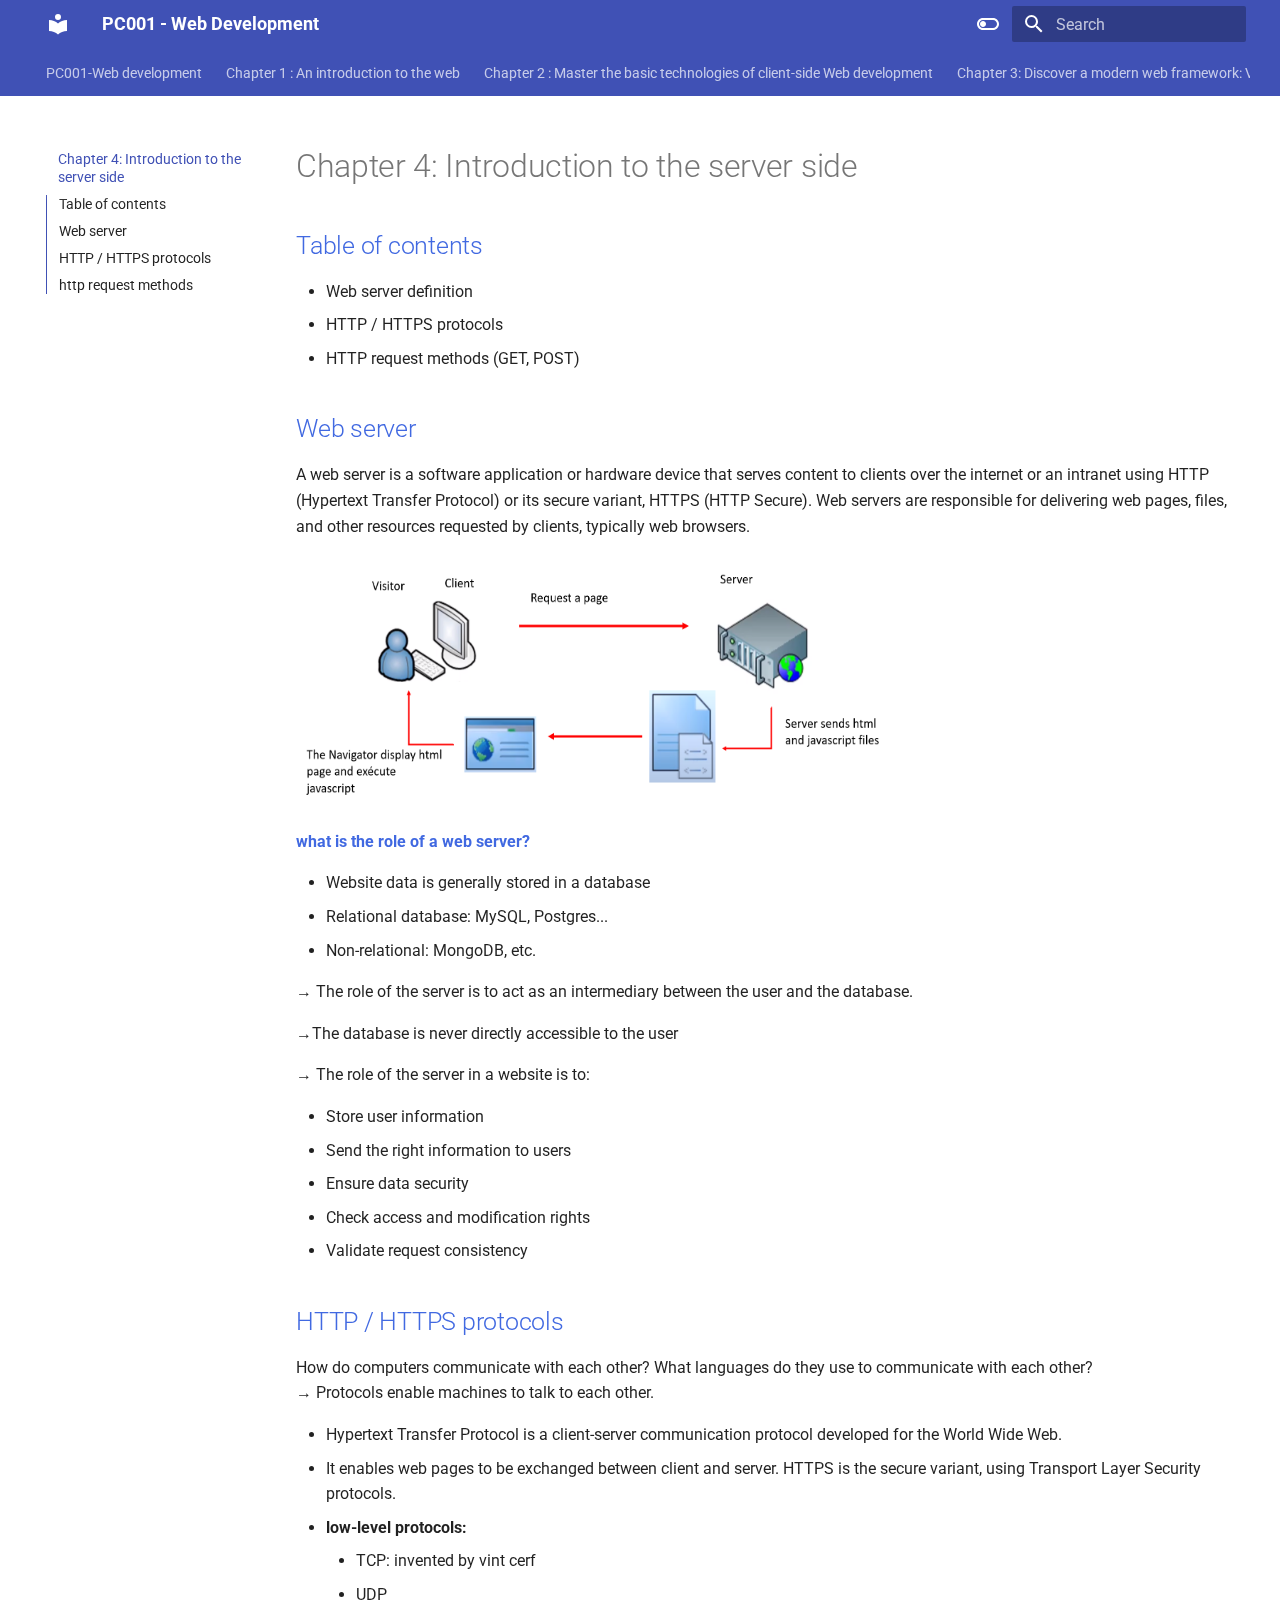
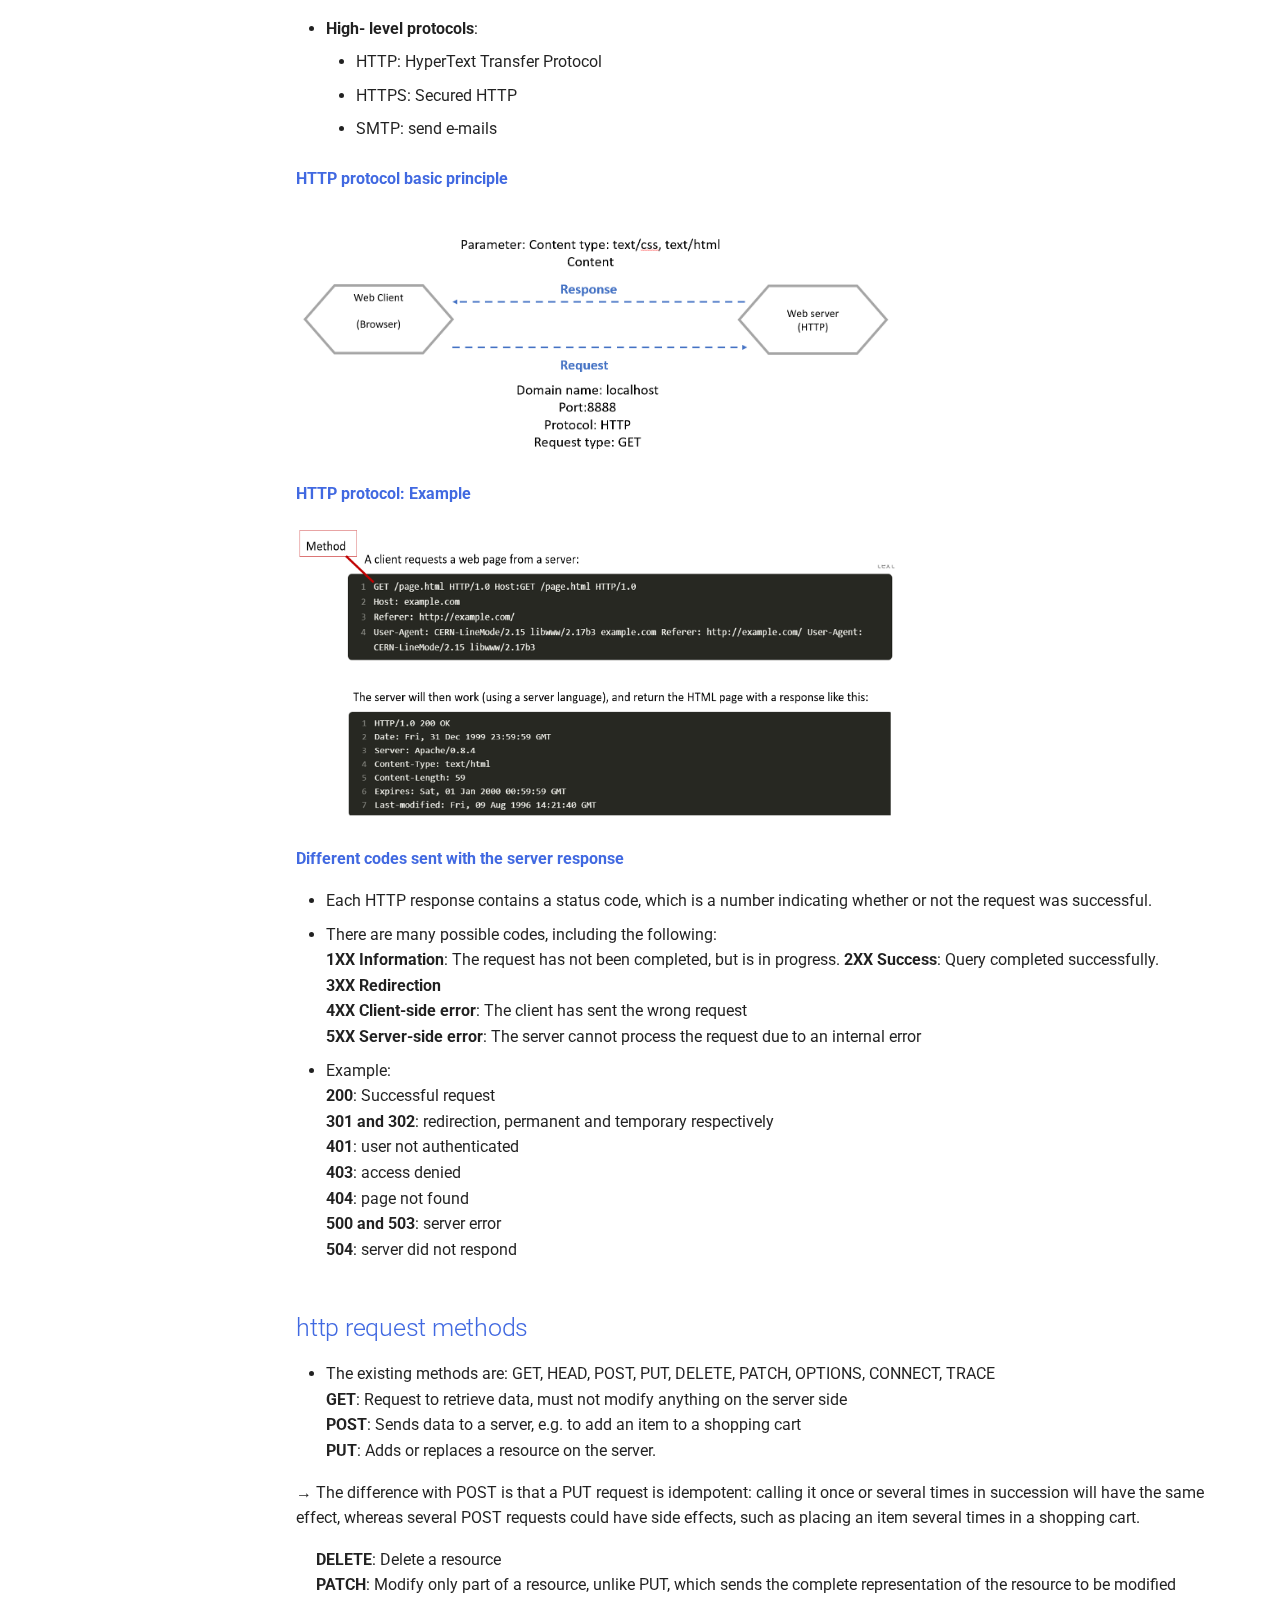
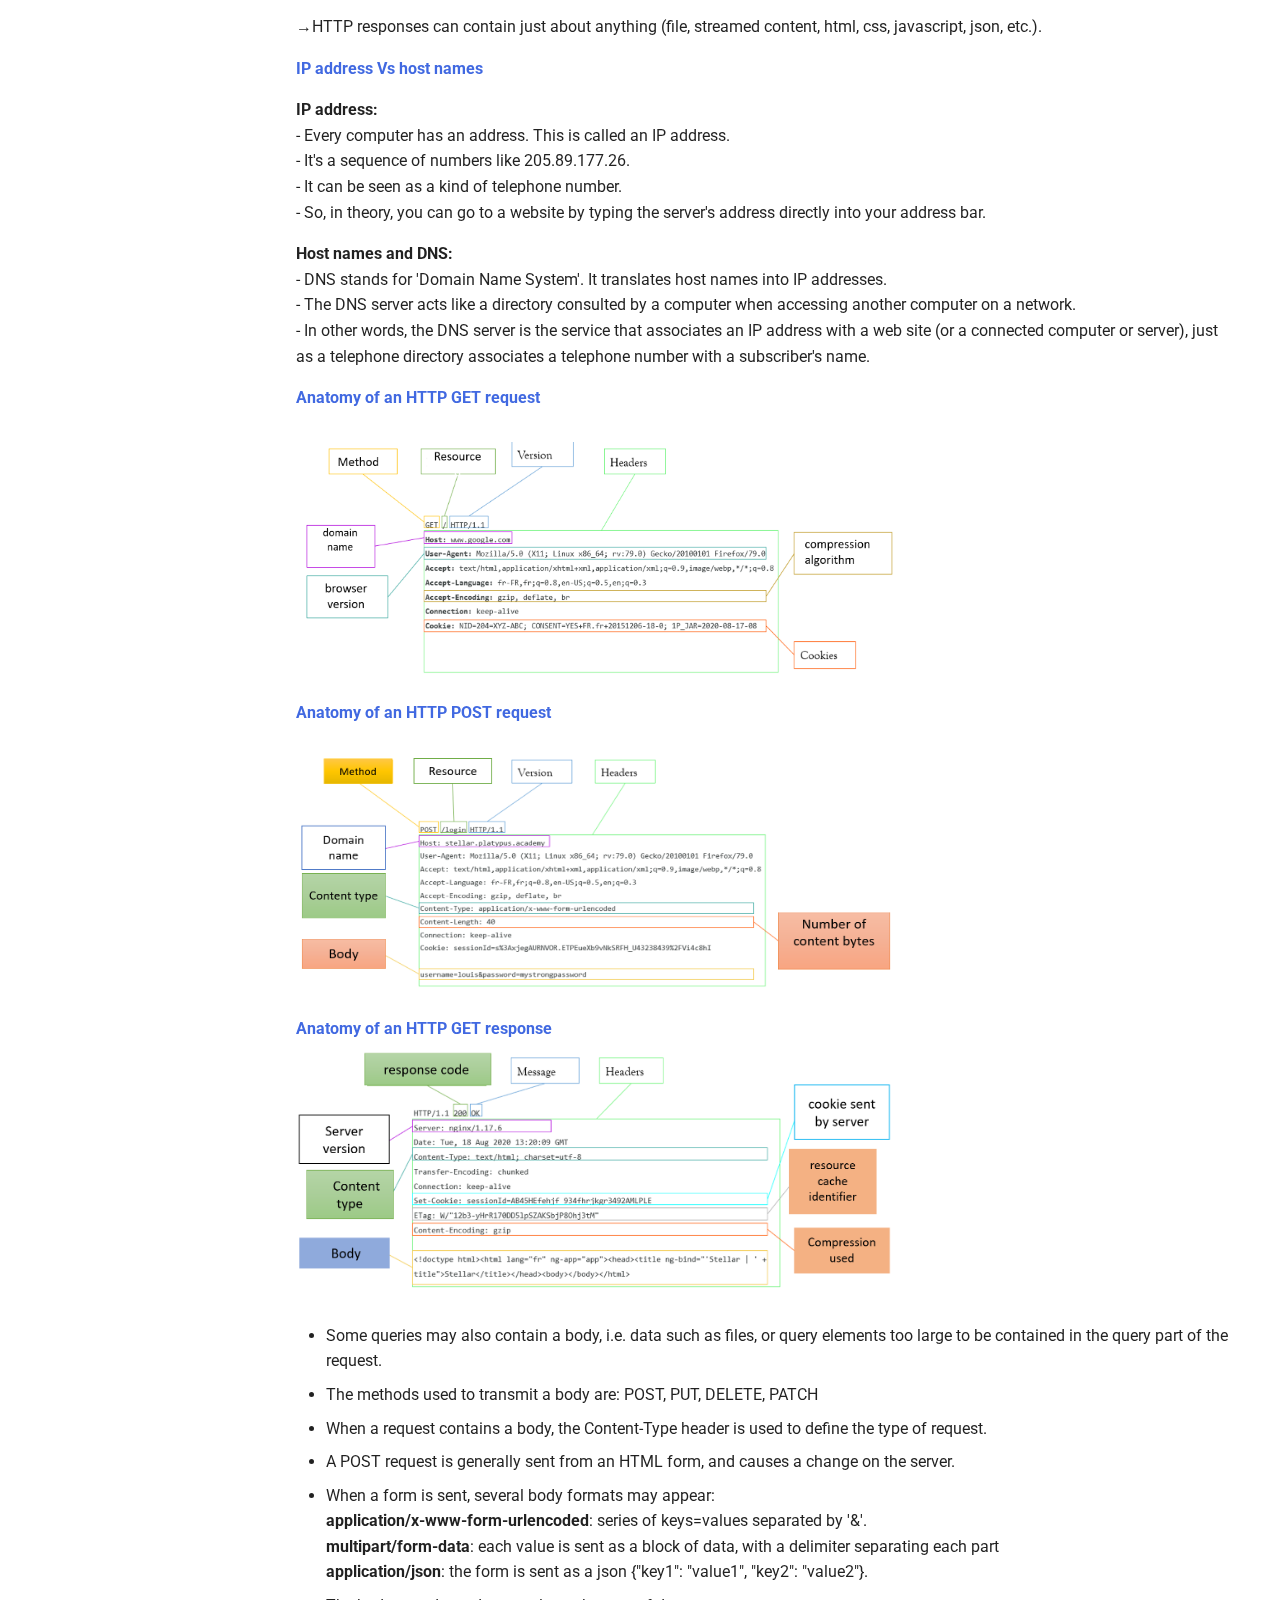
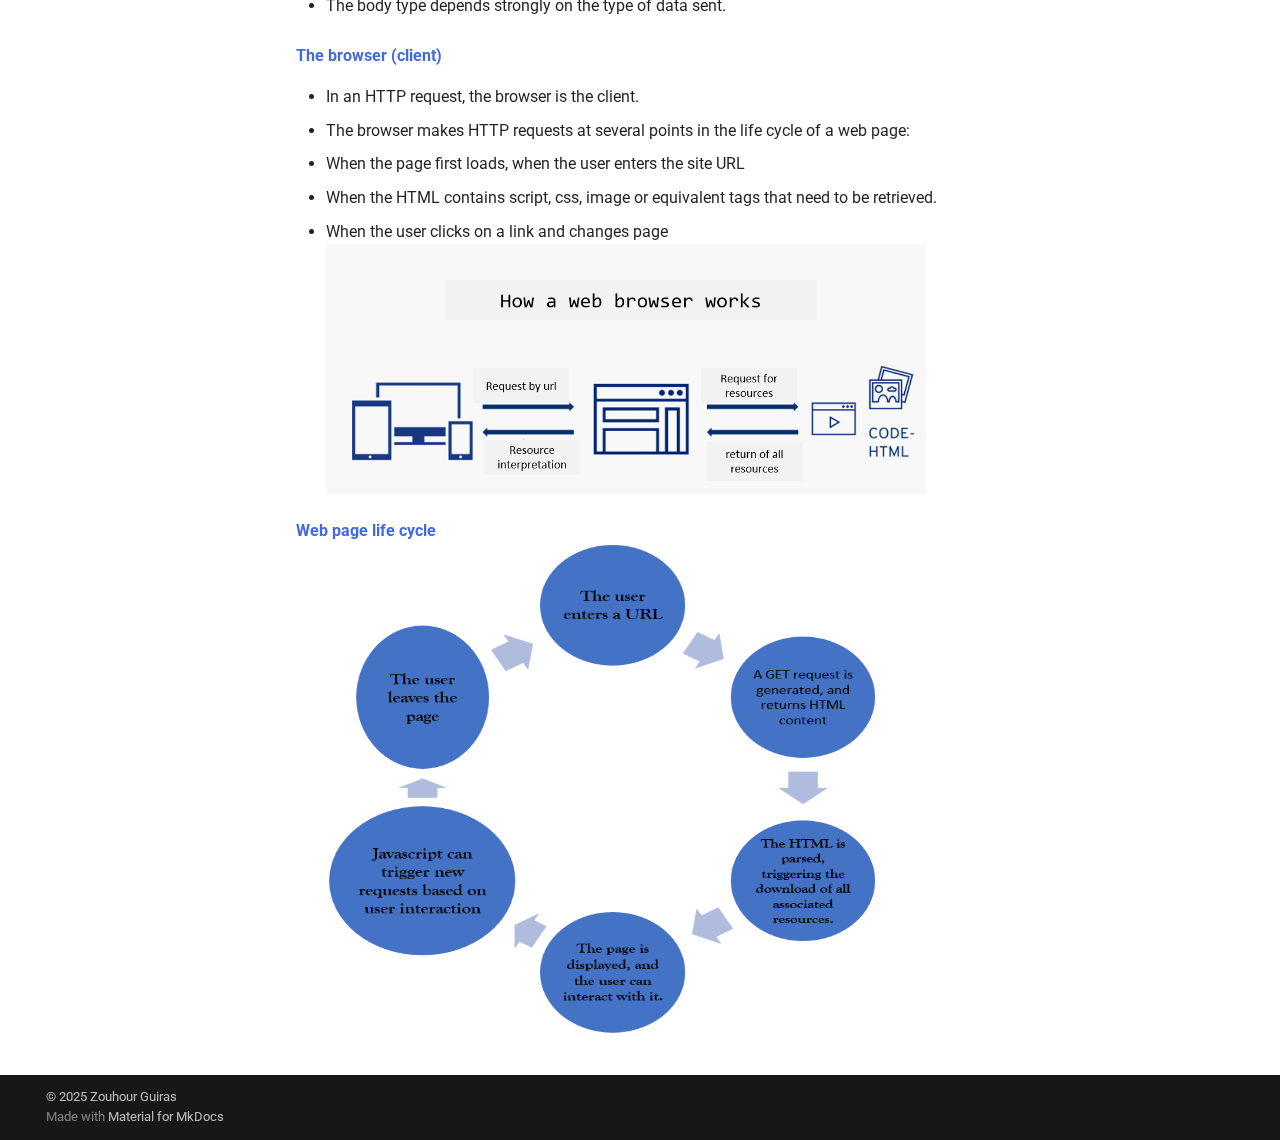
<file: Chapter 4/index.html>
<!doctype html>
<html lang="en" class="no-js">
  <head>
    
      <meta charset="utf-8">
      <meta name="viewport" content="width=device-width,initial-scale=1">
      
      
      
        <link rel="canonical" href="https://zouhour-guiras.github.io/Spring-School-Docs/Chapter%204/">
      
      
        <link rel="prev" href="../Chapter%203/">
      
      
        <link rel="next" href="../Chapter%205/">
      
      
      <link rel="icon" href="../assets/images/favicon.png">
      <meta name="generator" content="mkdocs-1.5.3, mkdocs-material-9.5.4">
    
    
      
        <title>Chapter 4: Introduction to the server side - PC001 - Web Development</title>
      
    
    
      <link rel="stylesheet" href="../assets/stylesheets/main.50c56a3b.min.css">
      
        
        <link rel="stylesheet" href="../assets/stylesheets/palette.06af60db.min.css">
      
      


    
    
      
    
    
      
        
        
        <link rel="preconnect" href="https://fonts.gstatic.com" crossorigin>
        <link rel="stylesheet" href="https://fonts.googleapis.com/css?family=Roboto:300,300i,400,400i,700,700i%7CRoboto+Mono:400,400i,700,700i&display=fallback">
        <style>:root{--md-text-font:"Roboto";--md-code-font:"Roboto Mono"}</style>
      
    
    
    <script>__md_scope=new URL("..",location),__md_hash=e=>[...e].reduce((e,_)=>(e<<5)-e+_.charCodeAt(0),0),__md_get=(e,_=localStorage,t=__md_scope)=>JSON.parse(_.getItem(t.pathname+"."+e)),__md_set=(e,_,t=localStorage,a=__md_scope)=>{try{t.setItem(a.pathname+"."+e,JSON.stringify(_))}catch(e){}}</script>
    
      

    
    
    
  </head>
  
  
    
    
      
    
    
    
    
    <body dir="ltr" data-md-color-scheme="default" data-md-color-primary="Royalblueue" data-md-color-accent="purple">
  
    
    <input class="md-toggle" data-md-toggle="drawer" type="checkbox" id="__drawer" autocomplete="off">
    <input class="md-toggle" data-md-toggle="search" type="checkbox" id="__search" autocomplete="off">
    <label class="md-overlay" for="__drawer"></label>
    <div data-md-component="skip">
      
        
        <a href="#chapter-4-introduction-to-the-server-side" class="md-skip">
          Skip to content
        </a>
      
    </div>
    <div data-md-component="announce">
      
    </div>
    
    
      

<header class="md-header" data-md-component="header">
  <nav class="md-header__inner md-grid" aria-label="Header">
    <a href=".." title="PC001 - Web Development" class="md-header__button md-logo" aria-label="PC001 - Web Development" data-md-component="logo">
      
  
  <svg xmlns="http://www.w3.org/2000/svg" viewBox="0 0 24 24"><path d="M12 8a3 3 0 0 0 3-3 3 3 0 0 0-3-3 3 3 0 0 0-3 3 3 3 0 0 0 3 3m0 3.54C9.64 9.35 6.5 8 3 8v11c3.5 0 6.64 1.35 9 3.54 2.36-2.19 5.5-3.54 9-3.54V8c-3.5 0-6.64 1.35-9 3.54Z"/></svg>

    </a>
    <label class="md-header__button md-icon" for="__drawer">
      
      <svg xmlns="http://www.w3.org/2000/svg" viewBox="0 0 24 24"><path d="M3 6h18v2H3V6m0 5h18v2H3v-2m0 5h18v2H3v-2Z"/></svg>
    </label>
    <div class="md-header__title" data-md-component="header-title">
      <div class="md-header__ellipsis">
        <div class="md-header__topic">
          <span class="md-ellipsis">
            PC001 - Web Development
          </span>
        </div>
        <div class="md-header__topic" data-md-component="header-topic">
          <span class="md-ellipsis">
            
              Chapter 4: Introduction to the server side
            
          </span>
        </div>
      </div>
    </div>
    
      
        <form class="md-header__option" data-md-component="palette">
  
    
    
    
    <input class="md-option" data-md-color-media="" data-md-color-scheme="default" data-md-color-primary="Royalblueue" data-md-color-accent="purple"  aria-label="Switch to dark mode"  type="radio" name="__palette" id="__palette_0">
    
      <label class="md-header__button md-icon" title="Switch to dark mode" for="__palette_1" hidden>
        <svg xmlns="http://www.w3.org/2000/svg" viewBox="0 0 24 24"><path d="M17 6H7c-3.31 0-6 2.69-6 6s2.69 6 6 6h10c3.31 0 6-2.69 6-6s-2.69-6-6-6zm0 10H7c-2.21 0-4-1.79-4-4s1.79-4 4-4h10c2.21 0 4 1.79 4 4s-1.79 4-4 4zM7 9c-1.66 0-3 1.34-3 3s1.34 3 3 3 3-1.34 3-3-1.34-3-3-3z"/></svg>
      </label>
    
  
    
    
    
    <input class="md-option" data-md-color-media="" data-md-color-scheme="slate" data-md-color-primary="Royalblue" data-md-color-accent="lime"  aria-label="Switch to light mode"  type="radio" name="__palette" id="__palette_1">
    
      <label class="md-header__button md-icon" title="Switch to light mode" for="__palette_0" hidden>
        <svg xmlns="http://www.w3.org/2000/svg" viewBox="0 0 24 24"><path d="M17 7H7a5 5 0 0 0-5 5 5 5 0 0 0 5 5h10a5 5 0 0 0 5-5 5 5 0 0 0-5-5m0 8a3 3 0 0 1-3-3 3 3 0 0 1 3-3 3 3 0 0 1 3 3 3 3 0 0 1-3 3Z"/></svg>
      </label>
    
  
</form>
      
    
    
      <script>var media,input,key,value,palette=__md_get("__palette");if(palette&&palette.color){"(prefers-color-scheme)"===palette.color.media&&(media=matchMedia("(prefers-color-scheme: light)"),input=document.querySelector(media.matches?"[data-md-color-media='(prefers-color-scheme: light)']":"[data-md-color-media='(prefers-color-scheme: dark)']"),palette.color.media=input.getAttribute("data-md-color-media"),palette.color.scheme=input.getAttribute("data-md-color-scheme"),palette.color.primary=input.getAttribute("data-md-color-primary"),palette.color.accent=input.getAttribute("data-md-color-accent"));for([key,value]of Object.entries(palette.color))document.body.setAttribute("data-md-color-"+key,value)}</script>
    
    
    
      <label class="md-header__button md-icon" for="__search">
        
        <svg xmlns="http://www.w3.org/2000/svg" viewBox="0 0 24 24"><path d="M9.5 3A6.5 6.5 0 0 1 16 9.5c0 1.61-.59 3.09-1.56 4.23l.27.27h.79l5 5-1.5 1.5-5-5v-.79l-.27-.27A6.516 6.516 0 0 1 9.5 16 6.5 6.5 0 0 1 3 9.5 6.5 6.5 0 0 1 9.5 3m0 2C7 5 5 7 5 9.5S7 14 9.5 14 14 12 14 9.5 12 5 9.5 5Z"/></svg>
      </label>
      <div class="md-search" data-md-component="search" role="dialog">
  <label class="md-search__overlay" for="__search"></label>
  <div class="md-search__inner" role="search">
    <form class="md-search__form" name="search">
      <input type="text" class="md-search__input" name="query" aria-label="Search" placeholder="Search" autocapitalize="off" autocorrect="off" autocomplete="off" spellcheck="false" data-md-component="search-query" required>
      <label class="md-search__icon md-icon" for="__search">
        
        <svg xmlns="http://www.w3.org/2000/svg" viewBox="0 0 24 24"><path d="M9.5 3A6.5 6.5 0 0 1 16 9.5c0 1.61-.59 3.09-1.56 4.23l.27.27h.79l5 5-1.5 1.5-5-5v-.79l-.27-.27A6.516 6.516 0 0 1 9.5 16 6.5 6.5 0 0 1 3 9.5 6.5 6.5 0 0 1 9.5 3m0 2C7 5 5 7 5 9.5S7 14 9.5 14 14 12 14 9.5 12 5 9.5 5Z"/></svg>
        
        <svg xmlns="http://www.w3.org/2000/svg" viewBox="0 0 24 24"><path d="M20 11v2H8l5.5 5.5-1.42 1.42L4.16 12l7.92-7.92L13.5 5.5 8 11h12Z"/></svg>
      </label>
      <nav class="md-search__options" aria-label="Search">
        
        <button type="reset" class="md-search__icon md-icon" title="Clear" aria-label="Clear" tabindex="-1">
          
          <svg xmlns="http://www.w3.org/2000/svg" viewBox="0 0 24 24"><path d="M19 6.41 17.59 5 12 10.59 6.41 5 5 6.41 10.59 12 5 17.59 6.41 19 12 13.41 17.59 19 19 17.59 13.41 12 19 6.41Z"/></svg>
        </button>
      </nav>
      
        <div class="md-search__suggest" data-md-component="search-suggest"></div>
      
    </form>
    <div class="md-search__output">
      <div class="md-search__scrollwrap" data-md-scrollfix>
        <div class="md-search-result" data-md-component="search-result">
          <div class="md-search-result__meta">
            Initializing search
          </div>
          <ol class="md-search-result__list" role="presentation"></ol>
        </div>
      </div>
    </div>
  </div>
</div>
    
    
  </nav>
  
</header>
    
    <div class="md-container" data-md-component="container">
      
      
        
          
            
<nav class="md-tabs" aria-label="Tabs" data-md-component="tabs">
  <div class="md-grid">
    <ul class="md-tabs__list">
      
        
  
  
  
    <li class="md-tabs__item">
      <a href="../Acceuil/" class="md-tabs__link">
        
  
    
  
  PC001-Web development

      </a>
    </li>
  

      
        
  
  
  
    <li class="md-tabs__item">
      <a href="../Chapter%201/" class="md-tabs__link">
        
  
    
  
  Chapter 1 : An introduction to the web

      </a>
    </li>
  

      
        
  
  
  
    <li class="md-tabs__item">
      <a href="../Chapter%202/" class="md-tabs__link">
        
  
    
  
  Chapter 2 : Master the basic technologies of client-side Web development

      </a>
    </li>
  

      
        
  
  
  
    <li class="md-tabs__item">
      <a href="../Chapter%203/" class="md-tabs__link">
        
  
    
  
  Chapter 3: Discover a modern web framework: Vue.Js

      </a>
    </li>
  

      
        
  
  
    
  
  
    <li class="md-tabs__item md-tabs__item--active">
      <a href="./" class="md-tabs__link">
        
  
    
  
  Chapter 4: Introduction to the server side

      </a>
    </li>
  

      
        
  
  
  
    <li class="md-tabs__item">
      <a href="../Chapter%205/" class="md-tabs__link">
        
  
    
  
  Chapter 5 : Node.js / Express.js

      </a>
    </li>
  

      
        
  
  
  
    <li class="md-tabs__item">
      <a href="../Chapter%206/" class="md-tabs__link">
        
  
    
  
  Chapter 6: Authentication and database (security, data persistence)

      </a>
    </li>
  

      
    </ul>
  </div>
</nav>
          
        
      
      <main class="md-main" data-md-component="main">
        <div class="md-main__inner md-grid">
          
            
              
              <div class="md-sidebar md-sidebar--primary" data-md-component="sidebar" data-md-type="navigation" >
                <div class="md-sidebar__scrollwrap">
                  <div class="md-sidebar__inner">
                    


  


  

<nav class="md-nav md-nav--primary md-nav--lifted md-nav--integrated" aria-label="Navigation" data-md-level="0">
  <label class="md-nav__title" for="__drawer">
    <a href=".." title="PC001 - Web Development" class="md-nav__button md-logo" aria-label="PC001 - Web Development" data-md-component="logo">
      
  
  <svg xmlns="http://www.w3.org/2000/svg" viewBox="0 0 24 24"><path d="M12 8a3 3 0 0 0 3-3 3 3 0 0 0-3-3 3 3 0 0 0-3 3 3 3 0 0 0 3 3m0 3.54C9.64 9.35 6.5 8 3 8v11c3.5 0 6.64 1.35 9 3.54 2.36-2.19 5.5-3.54 9-3.54V8c-3.5 0-6.64 1.35-9 3.54Z"/></svg>

    </a>
    PC001 - Web Development
  </label>
  
  <ul class="md-nav__list" data-md-scrollfix>
    
      
      
  
  
  
  
    <li class="md-nav__item">
      <a href="../Acceuil/" class="md-nav__link">
        
  
  <span class="md-ellipsis">
    PC001-Web development
  </span>
  

      </a>
    </li>
  

    
      
      
  
  
  
  
    <li class="md-nav__item">
      <a href="../Chapter%201/" class="md-nav__link">
        
  
  <span class="md-ellipsis">
    Chapter 1 : An introduction to the web
  </span>
  

      </a>
    </li>
  

    
      
      
  
  
  
  
    <li class="md-nav__item">
      <a href="../Chapter%202/" class="md-nav__link">
        
  
  <span class="md-ellipsis">
    Chapter 2 : Master the basic technologies of client-side Web development
  </span>
  

      </a>
    </li>
  

    
      
      
  
  
  
  
    <li class="md-nav__item">
      <a href="../Chapter%203/" class="md-nav__link">
        
  
  <span class="md-ellipsis">
    Chapter 3: Discover a modern web framework: Vue.Js
  </span>
  

      </a>
    </li>
  

    
      
      
  
  
    
  
  
  
    <li class="md-nav__item md-nav__item--active">
      
      <input class="md-nav__toggle md-toggle" type="checkbox" id="__toc">
      
      
        
      
      
        <label class="md-nav__link md-nav__link--active" for="__toc">
          
  
  <span class="md-ellipsis">
    Chapter 4: Introduction to the server side
  </span>
  

          <span class="md-nav__icon md-icon"></span>
        </label>
      
      <a href="./" class="md-nav__link md-nav__link--active">
        
  
  <span class="md-ellipsis">
    Chapter 4: Introduction to the server side
  </span>
  

      </a>
      
        

<nav class="md-nav md-nav--secondary" aria-label="Table of contents">
  
  
  
    
  
  
    <label class="md-nav__title" for="__toc">
      <span class="md-nav__icon md-icon"></span>
      Table of contents
    </label>
    <ul class="md-nav__list" data-md-component="toc" data-md-scrollfix>
      
        <li class="md-nav__item">
  <a href="#table-of-contents" class="md-nav__link">
    <span class="md-ellipsis">
       Table of contents 
    </span>
  </a>
  
</li>
      
        <li class="md-nav__item">
  <a href="#web-server" class="md-nav__link">
    <span class="md-ellipsis">
       Web server 
    </span>
  </a>
  
</li>
      
        <li class="md-nav__item">
  <a href="#http-https-protocols" class="md-nav__link">
    <span class="md-ellipsis">
       HTTP / HTTPS protocols  
    </span>
  </a>
  
</li>
      
        <li class="md-nav__item">
  <a href="#http-request-methods" class="md-nav__link">
    <span class="md-ellipsis">
      http request methods
    </span>
  </a>
  
</li>
      
    </ul>
  
</nav>
      
    </li>
  

    
      
      
  
  
  
  
    <li class="md-nav__item">
      <a href="../Chapter%205/" class="md-nav__link">
        
  
  <span class="md-ellipsis">
    Chapter 5 : Node.js / Express.js
  </span>
  

      </a>
    </li>
  

    
      
      
  
  
  
  
    <li class="md-nav__item">
      <a href="../Chapter%206/" class="md-nav__link">
        
  
  <span class="md-ellipsis">
    Chapter 6: Authentication and database (security, data persistence)
  </span>
  

      </a>
    </li>
  

    
  </ul>
</nav>
                  </div>
                </div>
              </div>
            
            
          
          
            <div class="md-content" data-md-component="content">
              <article class="md-content__inner md-typeset">
                
                  


<h1 id="chapter-4-introduction-to-the-server-side">Chapter 4: Introduction to the server side</h1>
<h2 id="table-of-contents"><div style="color: Royalblue;"> Table of contents </div></h2>
<ul>
<li>Web server definition </li>
<li>HTTP / HTTPS protocols </li>
<li>HTTP request methods (GET, POST) </li>
</ul>
<h2 id="web-server"><div style="color: Royalblue;"> Web server </div></h2>
<p>A web server is a software application or hardware device that serves content to clients over the internet or an intranet using HTTP (Hypertext Transfer Protocol) or its secure variant, HTTPS (HTTP Secure). Web servers are responsible for delivering web pages, files, and other resources requested by clients, typically web browsers.</p>
<p><img alt="web-server" src="../web-server.png" style="width:600px;height:250px;" /></br></p>
<p><strong><div style="color: Royalblue;"> what is the role of a web server? </div></strong></p>
<ul>
<li>Website data is generally stored in a database </br></li>
<li>Relational database: MySQL, Postgres...</br></li>
<li>Non-relational: MongoDB, etc.</br></li>
</ul>
<p>&rarr; The role of the server is to act as an intermediary between the user and the database.</br></p>
<p>&rarr;The database is never directly accessible to the user</p>
<p>&rarr; The role of the server in a website is to: <br></p>
<ul>
<li>Store user information<br></li>
<li>Send the right information to users<br></li>
<li>Ensure data security<br></li>
<li>Check access and modification rights<br></li>
<li>Validate request consistency<br></li>
</ul>
<h2 id="http-https-protocols"><div style="color: Royalblue;"> HTTP / HTTPS protocols  </div></h2>
<p>How do computers communicate with each other?
What languages do they use to communicate with each other? <br>
&rarr; Protocols enable machines to talk to each other.</p>
<ul>
<li>Hypertext Transfer Protocol is a client-server communication protocol developed for the World Wide Web. </li>
<li>It enables web pages to be exchanged between client and server. HTTPS is the secure variant, using Transport Layer Security protocols.</li>
<li><strong>low-level protocols:</strong><br><ul>
<li>TCP: invented by vint cerf<br></li>
<li>UDP<br></li>
</ul>
</li>
<li><strong>High- level protocols</strong>: <br><ul>
<li>HTTP: HyperText Transfer Protocol<br></li>
<li>HTTPS: Secured HTTP <br></li>
<li>SMTP: send e-mails<br></li>
</ul>
</li>
</ul>
<p><strong><div style="color: Royalblue;">HTTP protocol basic principle</div></strong></p>
<p><img alt="ProtocolHTTP" src="../ProtocolHTTP.png" style="width:600px;height:250px;" /></br></p>
<p><strong><div style="color: Royalblue;">HTTP protocol: Example</div></strong></p>
<p><img alt="HTTP_Example" src="../HTTP_Example.png" style="width:600px;height:300px;" /></br></p>
<p><strong><div style="color: Royalblue;">Different codes sent with the server response</div></strong></p>
<ul>
<li>Each HTTP response contains a status code, which is a number indicating whether or not the request was successful.</br></li>
<li>
<p>There are many possible codes, including the following:</br>
<strong>1XX Information</strong>: The request has not been completed, but is in progress.
<strong>2XX Success</strong>: Query completed successfully.</br>
<strong>3XX Redirection</strong></br>
<strong>4XX Client-side error</strong>: The client has sent the wrong request</br>
<strong>5XX Server-side error</strong>: The server cannot process the request due to an internal error </br></p>
</li>
<li>
<p>Example:<br>
          <strong>200</strong>: Successful request</br>
          <strong>301 and 302</strong>: redirection, permanent and temporary respectively</br>
          <strong>401</strong>: user not authenticated</br>
          <strong>403</strong>: access denied</br>
          <strong>404</strong>: page not found</br>
          <strong>500 and 503</strong>: server error</br>
          <strong>504</strong>: server did not respond</br></p>
</li>
</ul>
<h2 id="http-request-methods"><div style="color: Royalblue;">http request methods</div></h2>
<ul>
<li>The existing methods are: GET, HEAD, POST, PUT, DELETE, PATCH, OPTIONS, CONNECT, TRACE<br>
<strong>GET</strong>: Request to retrieve data, must not modify anything on the server side<br>
<strong>POST</strong>: Sends data to a server, e.g. to add an item to a shopping cart<br>
<strong>PUT</strong>: Adds or replaces a resource on the server.<br></li>
</ul>
<p>&rarr; The difference with POST is that a PUT request is idempotent: calling it once or several times in succession will have the same effect, whereas several POST requests could have side effects, such as placing an item several times in a shopping cart.<br>
<strong><div style="margin-left: 20px;">DELETE</strong>: Delete a resource</div>
<strong><div style="margin-left: 20px;">PATCH</strong>: Modify only part of a resource, unlike PUT, which sends the complete representation of the resource to be modified</div></p>
<p>&rarr;HTTP responses can contain just about anything (file, streamed content, html, css, javascript, json, etc.).</p>
<p><strong><div style="color: Royalblue;">IP address Vs host names</div></strong></p>
<p><strong>IP address:</strong><br>
- Every computer has an address. This is called an IP address.<br>
- It's a sequence of numbers like 205.89.177.26.<br>
- It can be seen as a kind of telephone number.<br>
- So, in theory, you can go to a website by typing the server's address directly into your address bar.<br></p>
<p><strong>Host names and DNS:</strong><br>
- DNS stands for 'Domain Name System'. It translates host names into IP addresses.<br>
- The DNS server acts like a directory consulted by a computer when accessing another computer on a network.<br>
- In other words, the DNS server is the service that associates an IP address with a web site (or a connected computer or server), just as a telephone directory associates a telephone number with a subscriber's name.<br></p>
<p><strong><div style="color: Royalblue;">Anatomy of an HTTP GET request</div></strong></p>
<p><img alt="Anatomie" src="../Anatomie.png" style="width:600px;height:250px;" /></br></p>
<p><strong><div style="color: Royalblue;">Anatomy of an HTTP POST request</div></strong></p>
<p><img alt="AnatomiePost" src="../AnatomiePost.png" style="width:600px;height:250px;" /></br></p>
<p><strong><div style="color: Royalblue;">Anatomy of an HTTP GET response</div></strong>
<img alt="ReponseGET" src="../ReponseGET.png" style="width:600px;height:250px;" /></br></p>
<ul>
<li>
<p>Some queries may also contain a body, i.e. data such as files, or query elements too large to be contained in the query part of the request.</p>
</li>
<li>
<p>The methods used to transmit a body are: POST, PUT, DELETE, PATCH</p>
</li>
<li>
<p>When a request contains a body, the Content-Type header is used to define the type of request.</p>
</li>
<li>
<p>A POST request is generally sent from an HTML form, and causes a change on the server.</p>
</li>
<li>
<p>When a form is sent, several body formats may appear:</br>
<strong>application/x-www-form-urlencoded</strong>: series of keys=values separated by '&amp;'.</br>
<strong>multipart/form-data</strong>: each value is sent as a block of data, with a delimiter separating each part </br>
<strong>application/json</strong>: the form is sent as a json {"key1": "value1", "key2": "value2"}.</br></p>
</li>
<li>
<p>The body type depends strongly on the type of data sent.</p>
</li>
</ul>
<p><strong><div style="color: Royalblue;">The browser (client)</div></strong></p>
<ul>
<li>In an HTTP request, the browser is the client.</li>
<li>The browser makes HTTP requests at several points in the life cycle of a web page:</li>
<li>When the page first loads, when the user enters the site URL</li>
<li>When the HTML contains script, css, image or equivalent tags that need to be retrieved.</li>
<li>When the user clicks on a link and changes page </br>
<img alt="Browser" src="../Browser.png" style="width:600px;height:250px;" /></br></li>
</ul>
<p><strong><div style="color: Royalblue;">Web page life cycle</div></strong>
<img alt="LifeCycle" src="../LifeCycle.png" style="width:600px;height:500px;" /></br></p>












                
              </article>
            </div>
          
          
  <script>var tabs=__md_get("__tabs");if(Array.isArray(tabs))e:for(var set of document.querySelectorAll(".tabbed-set")){var tab,labels=set.querySelector(".tabbed-labels");for(tab of tabs)for(var label of labels.getElementsByTagName("label"))if(label.innerText.trim()===tab){var input=document.getElementById(label.htmlFor);input.checked=!0;continue e}}</script>

<script>var target=document.getElementById(location.hash.slice(1));target&&target.name&&(target.checked=target.name.startsWith("__tabbed_"))</script>
        </div>
        
          <button type="button" class="md-top md-icon" data-md-component="top" hidden>
  
  <svg xmlns="http://www.w3.org/2000/svg" viewBox="0 0 24 24"><path d="M13 20h-2V8l-5.5 5.5-1.42-1.42L12 4.16l7.92 7.92-1.42 1.42L13 8v12Z"/></svg>
  Back to top
</button>
        
      </main>
      
        <footer class="md-footer">
  
  <div class="md-footer-meta md-typeset">
    <div class="md-footer-meta__inner md-grid">
      <div class="md-copyright">
  
    <div class="md-copyright__highlight">
      &copy; 2025 <a href="https://github.com/zouhour-guiras"  target="_blank" rel="noopener">Zouhour Guiras</a>

    </div>
  
  
    Made with
    <a href="https://squidfunk.github.io/mkdocs-material/" target="_blank" rel="noopener">
      Material for MkDocs
    </a>
  
</div>
      
    </div>
  </div>
</footer>
      
    </div>
    <div class="md-dialog" data-md-component="dialog">
      <div class="md-dialog__inner md-typeset"></div>
    </div>
    
    
    <script id="__config" type="application/json">{"base": "..", "features": ["navigation.tabs", "navigation.sections", "toc.integrate", "navigation.top", "search.suggest", "search.highlight", "content.tabs.link", "content.code.annotation", "content.code.copy"], "search": "../assets/javascripts/workers/search.c011b7c0.min.js", "translations": {"clipboard.copied": "Copied to clipboard", "clipboard.copy": "Copy to clipboard", "search.result.more.one": "1 more on this page", "search.result.more.other": "# more on this page", "search.result.none": "No matching documents", "search.result.one": "1 matching document", "search.result.other": "# matching documents", "search.result.placeholder": "Type to start searching", "search.result.term.missing": "Missing", "select.version": "Select version"}}</script>
    
    
      <script src="../assets/javascripts/bundle.7389ff0e.min.js"></script>
      
    
  </body>
</html>
</file>
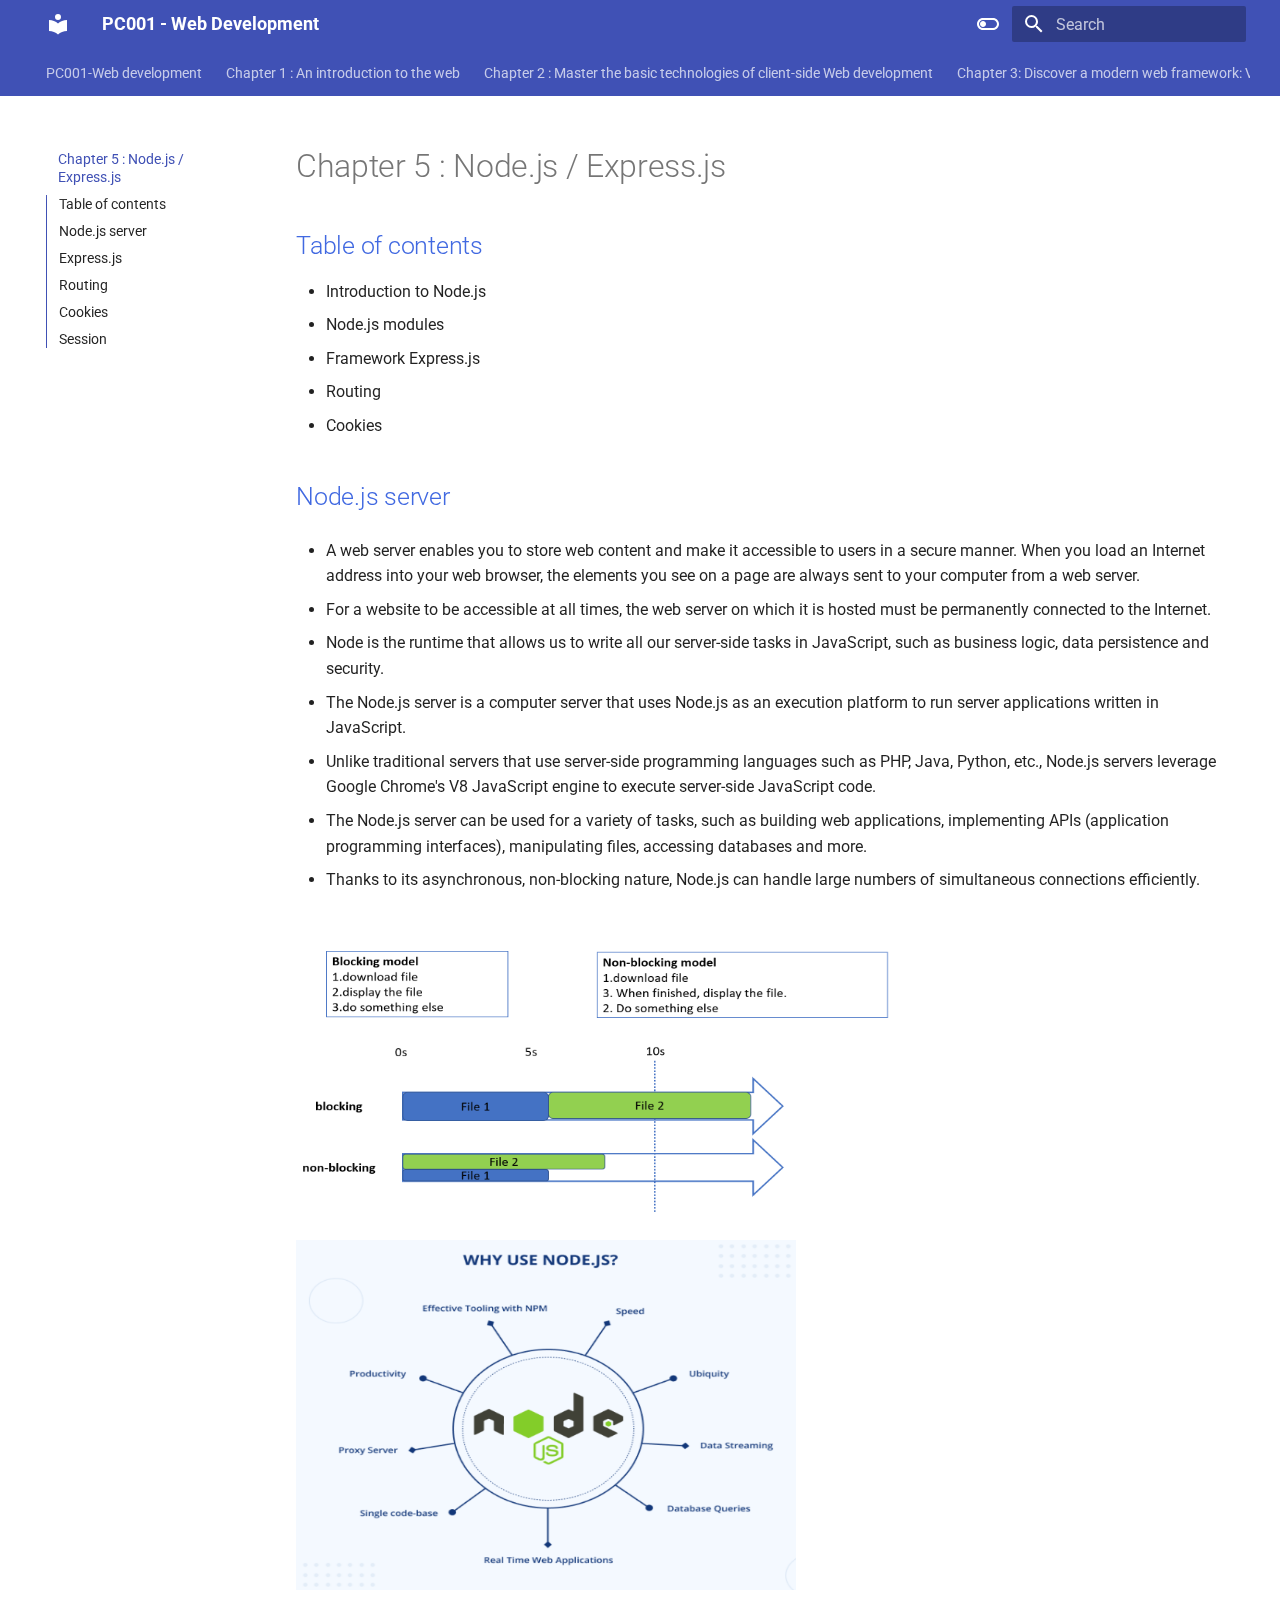
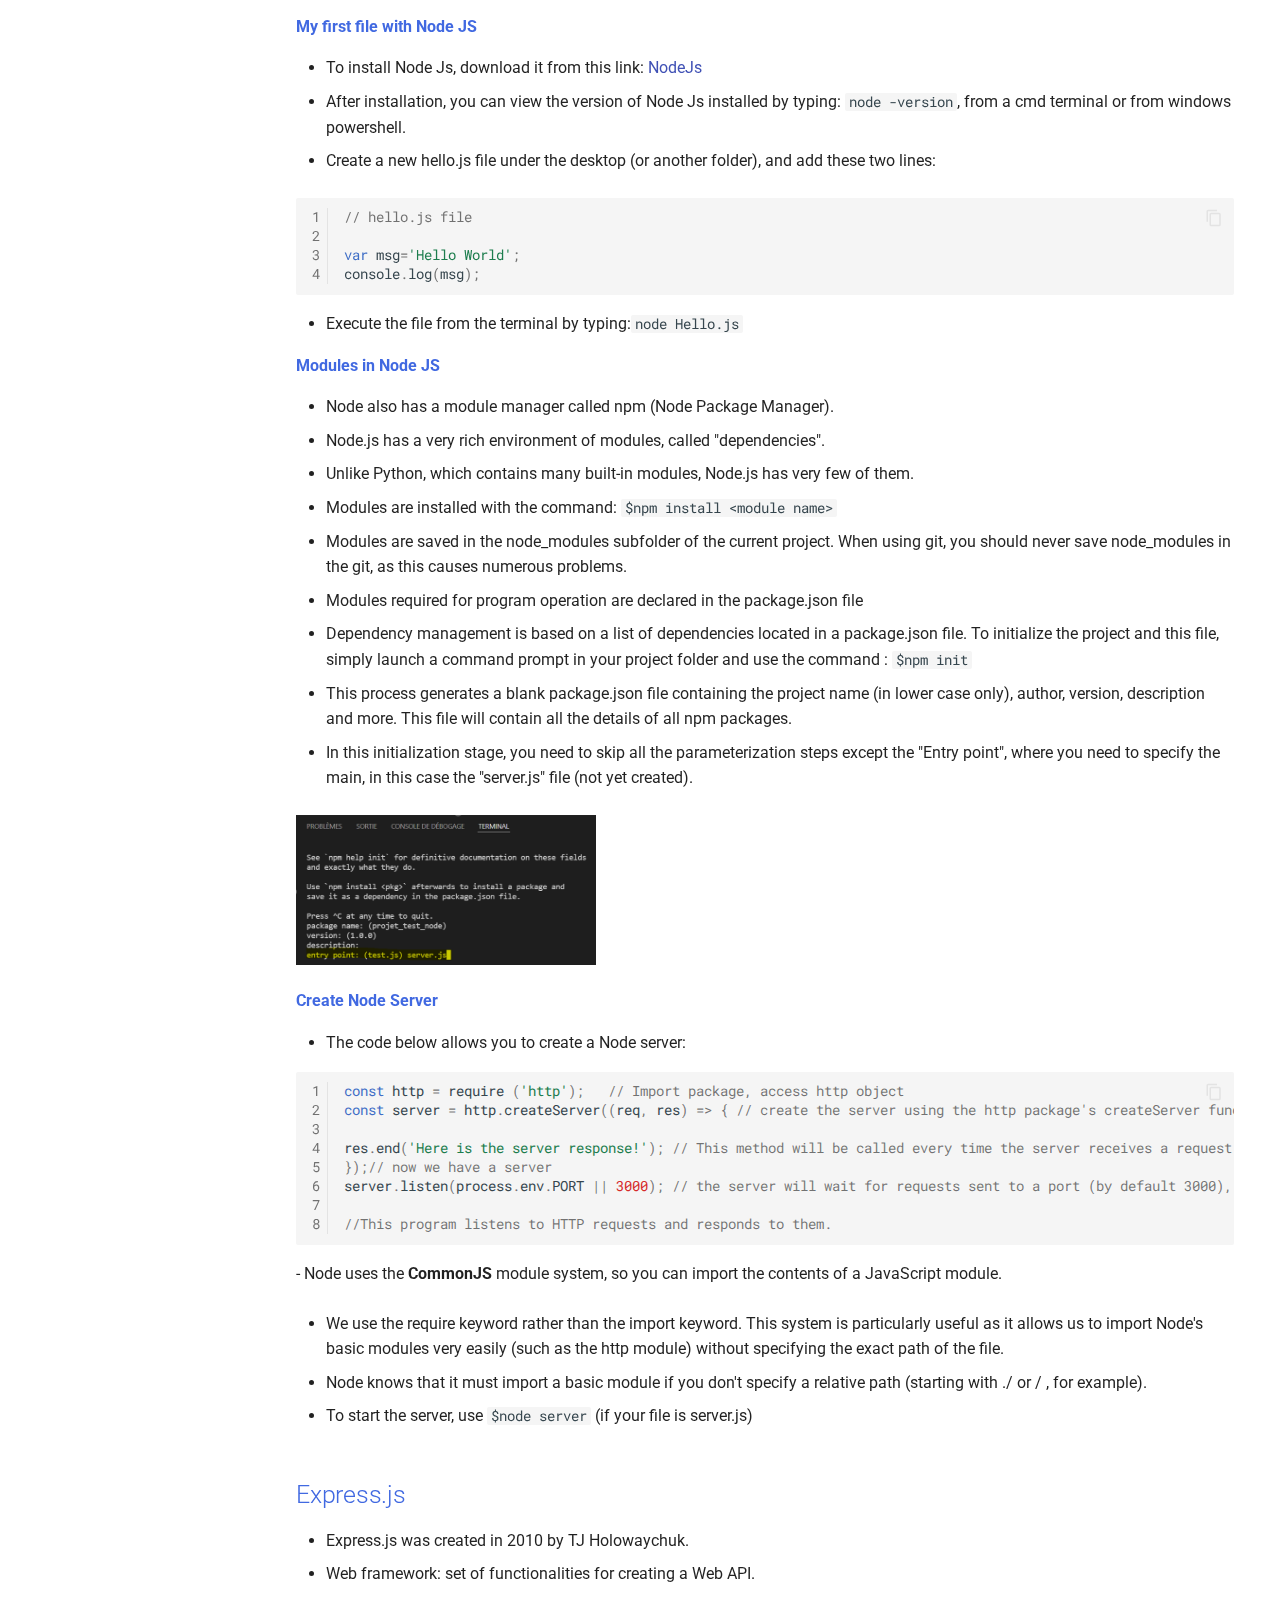
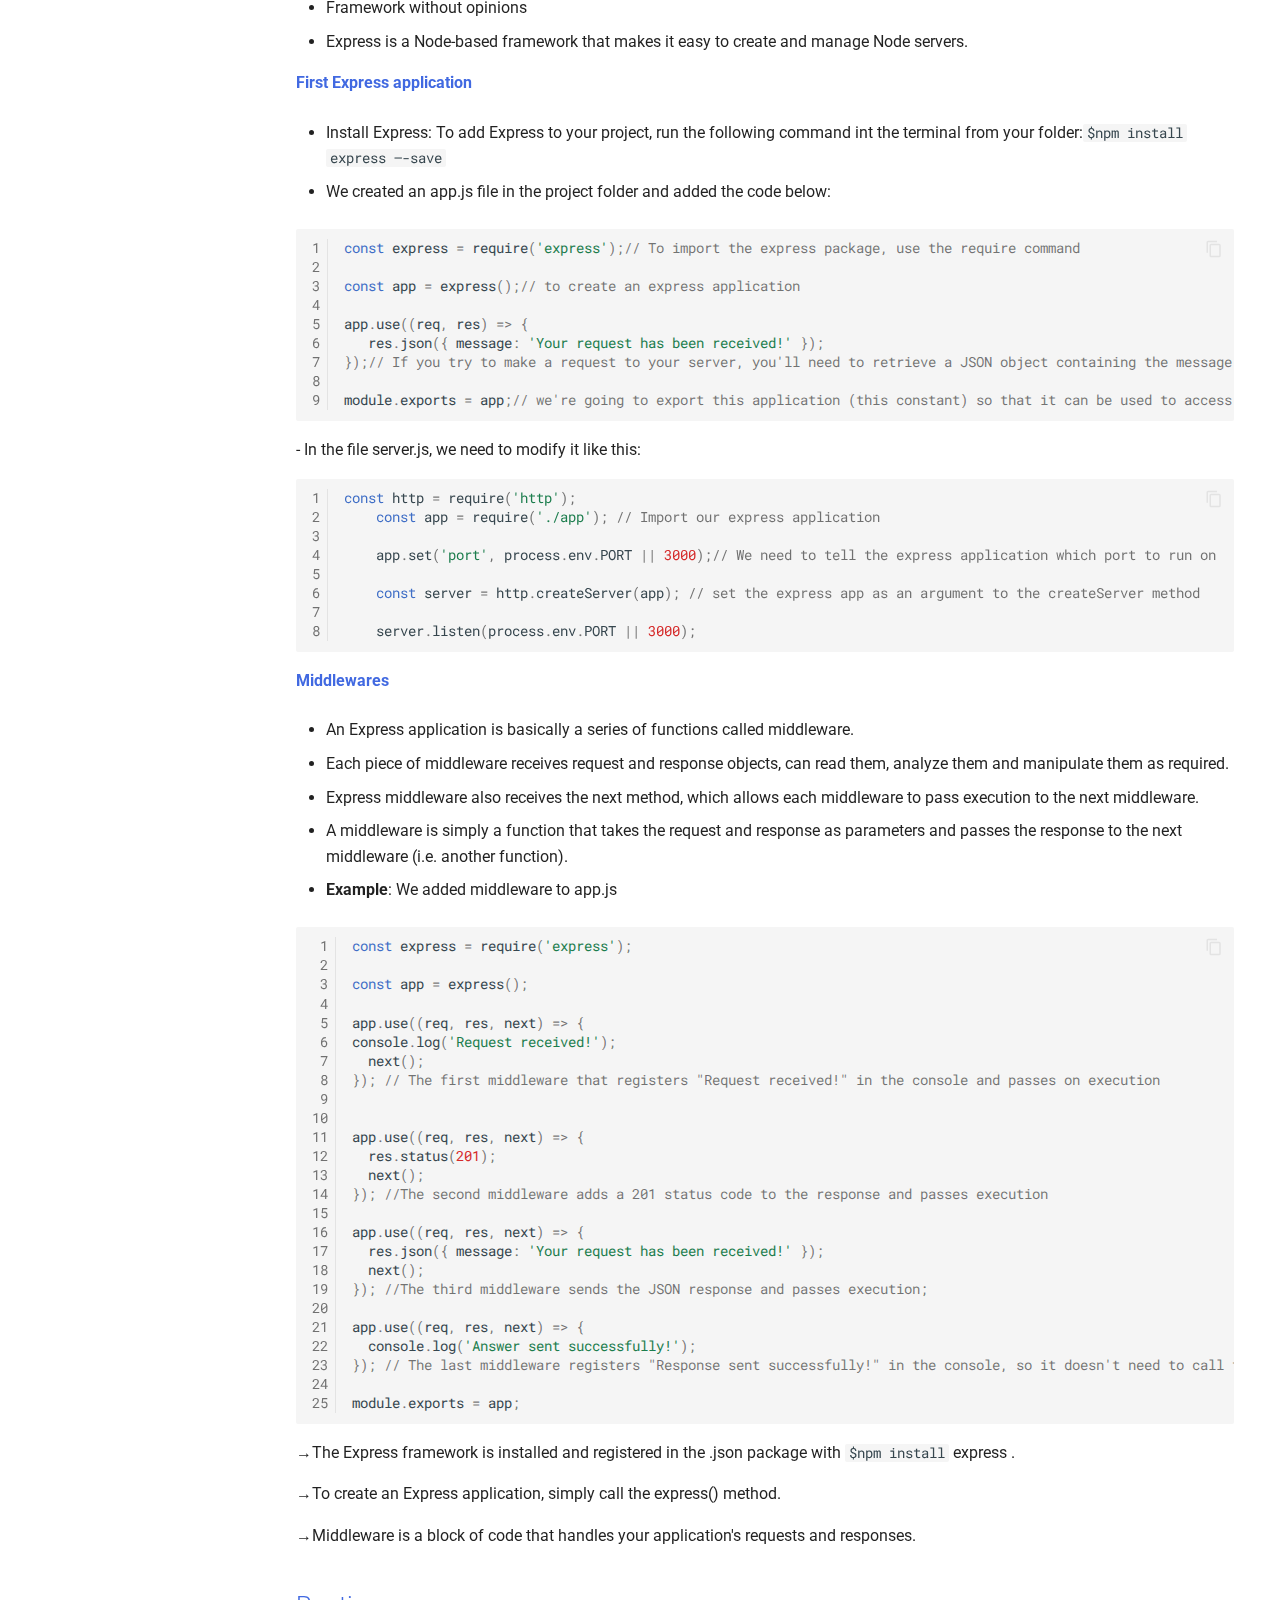
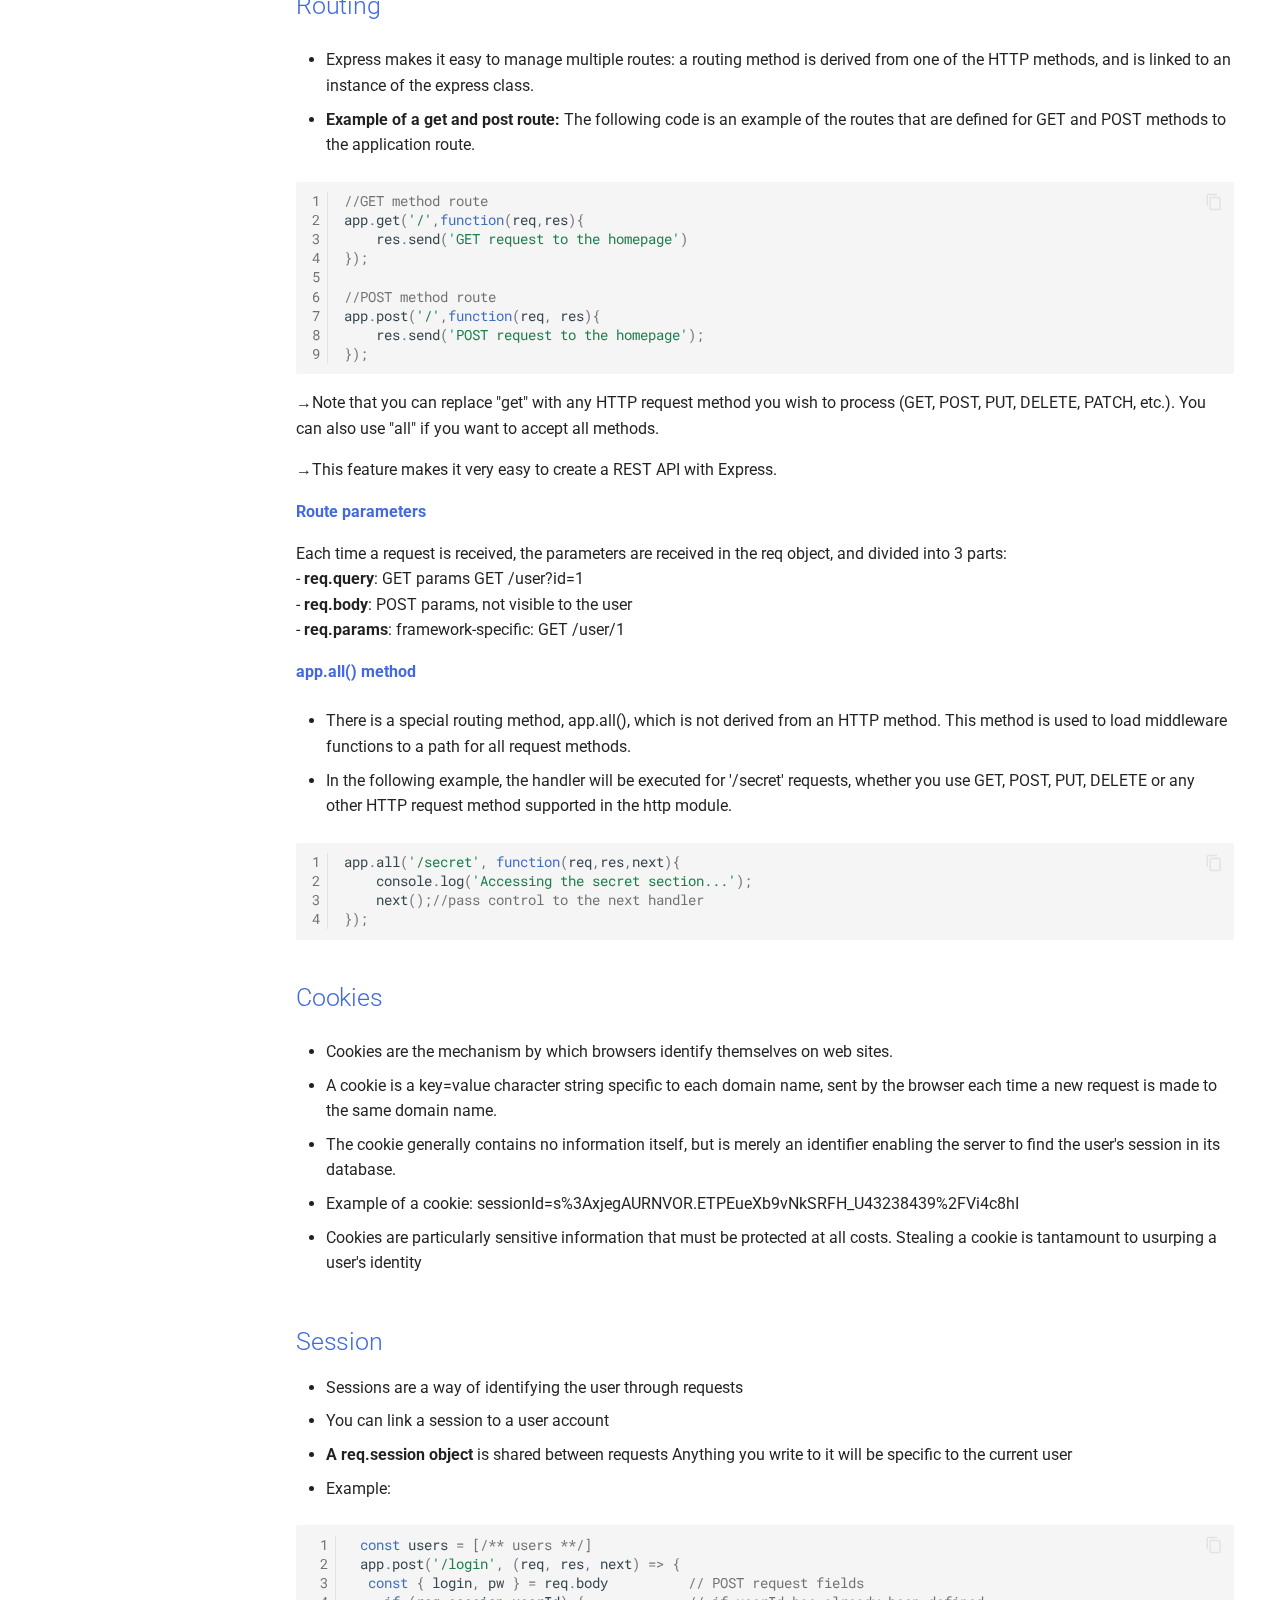
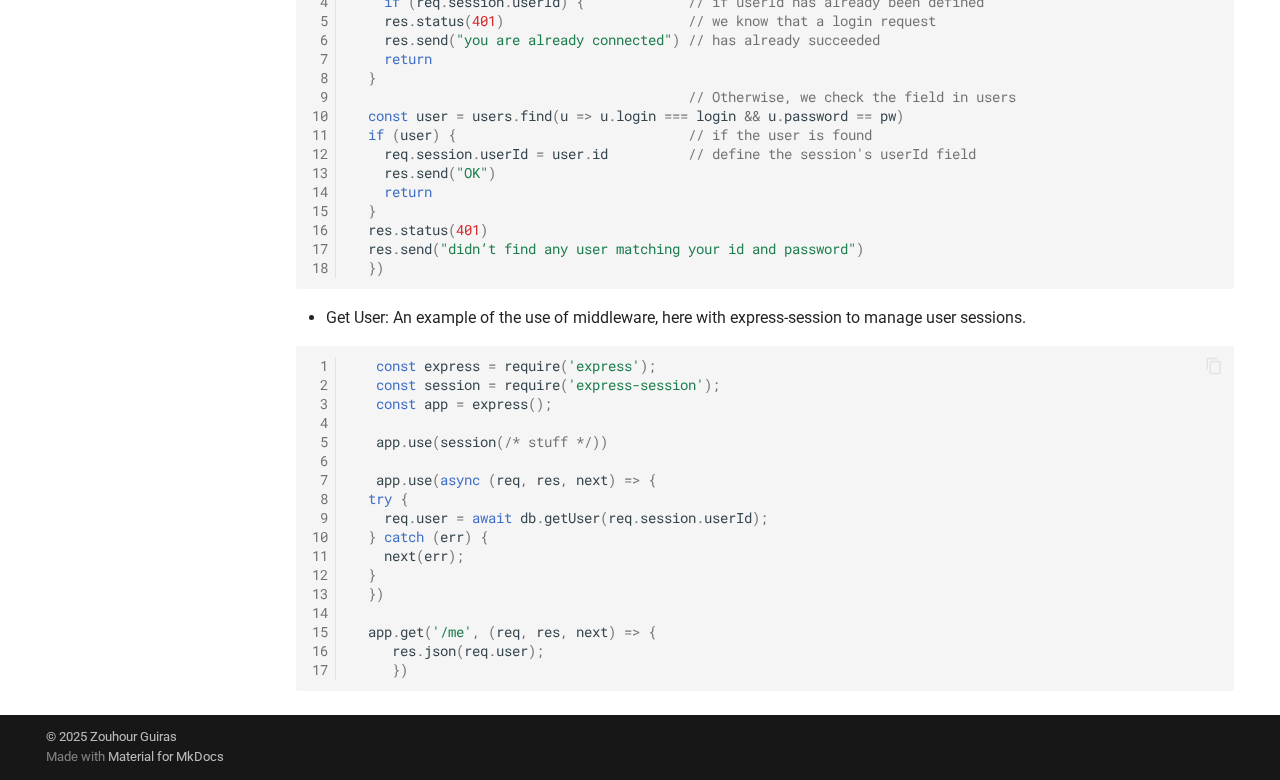
<file: Chapter 5/index.html>
<!doctype html>
<html lang="en" class="no-js">
  <head>
    
      <meta charset="utf-8">
      <meta name="viewport" content="width=device-width,initial-scale=1">
      
      
      
        <link rel="canonical" href="https://zouhour-guiras.github.io/Spring-School-Docs/Chapter%205/">
      
      
        <link rel="prev" href="../Chapter%204/">
      
      
        <link rel="next" href="../Chapter%206/">
      
      
      <link rel="icon" href="../assets/images/favicon.png">
      <meta name="generator" content="mkdocs-1.5.3, mkdocs-material-9.5.4">
    
    
      
        <title>Chapter 5 : Node.js / Express.js - PC001 - Web Development</title>
      
    
    
      <link rel="stylesheet" href="../assets/stylesheets/main.50c56a3b.min.css">
      
        
        <link rel="stylesheet" href="../assets/stylesheets/palette.06af60db.min.css">
      
      


    
    
      
    
    
      
        
        
        <link rel="preconnect" href="https://fonts.gstatic.com" crossorigin>
        <link rel="stylesheet" href="https://fonts.googleapis.com/css?family=Roboto:300,300i,400,400i,700,700i%7CRoboto+Mono:400,400i,700,700i&display=fallback">
        <style>:root{--md-text-font:"Roboto";--md-code-font:"Roboto Mono"}</style>
      
    
    
    <script>__md_scope=new URL("..",location),__md_hash=e=>[...e].reduce((e,_)=>(e<<5)-e+_.charCodeAt(0),0),__md_get=(e,_=localStorage,t=__md_scope)=>JSON.parse(_.getItem(t.pathname+"."+e)),__md_set=(e,_,t=localStorage,a=__md_scope)=>{try{t.setItem(a.pathname+"."+e,JSON.stringify(_))}catch(e){}}</script>
    
      

    
    
    
  </head>
  
  
    
    
      
    
    
    
    
    <body dir="ltr" data-md-color-scheme="default" data-md-color-primary="Royalblueue" data-md-color-accent="purple">
  
    
    <input class="md-toggle" data-md-toggle="drawer" type="checkbox" id="__drawer" autocomplete="off">
    <input class="md-toggle" data-md-toggle="search" type="checkbox" id="__search" autocomplete="off">
    <label class="md-overlay" for="__drawer"></label>
    <div data-md-component="skip">
      
        
        <a href="#chapter-5-nodejs-expressjs" class="md-skip">
          Skip to content
        </a>
      
    </div>
    <div data-md-component="announce">
      
    </div>
    
    
      

<header class="md-header" data-md-component="header">
  <nav class="md-header__inner md-grid" aria-label="Header">
    <a href=".." title="PC001 - Web Development" class="md-header__button md-logo" aria-label="PC001 - Web Development" data-md-component="logo">
      
  
  <svg xmlns="http://www.w3.org/2000/svg" viewBox="0 0 24 24"><path d="M12 8a3 3 0 0 0 3-3 3 3 0 0 0-3-3 3 3 0 0 0-3 3 3 3 0 0 0 3 3m0 3.54C9.64 9.35 6.5 8 3 8v11c3.5 0 6.64 1.35 9 3.54 2.36-2.19 5.5-3.54 9-3.54V8c-3.5 0-6.64 1.35-9 3.54Z"/></svg>

    </a>
    <label class="md-header__button md-icon" for="__drawer">
      
      <svg xmlns="http://www.w3.org/2000/svg" viewBox="0 0 24 24"><path d="M3 6h18v2H3V6m0 5h18v2H3v-2m0 5h18v2H3v-2Z"/></svg>
    </label>
    <div class="md-header__title" data-md-component="header-title">
      <div class="md-header__ellipsis">
        <div class="md-header__topic">
          <span class="md-ellipsis">
            PC001 - Web Development
          </span>
        </div>
        <div class="md-header__topic" data-md-component="header-topic">
          <span class="md-ellipsis">
            
              Chapter 5 : Node.js / Express.js
            
          </span>
        </div>
      </div>
    </div>
    
      
        <form class="md-header__option" data-md-component="palette">
  
    
    
    
    <input class="md-option" data-md-color-media="" data-md-color-scheme="default" data-md-color-primary="Royalblueue" data-md-color-accent="purple"  aria-label="Switch to dark mode"  type="radio" name="__palette" id="__palette_0">
    
      <label class="md-header__button md-icon" title="Switch to dark mode" for="__palette_1" hidden>
        <svg xmlns="http://www.w3.org/2000/svg" viewBox="0 0 24 24"><path d="M17 6H7c-3.31 0-6 2.69-6 6s2.69 6 6 6h10c3.31 0 6-2.69 6-6s-2.69-6-6-6zm0 10H7c-2.21 0-4-1.79-4-4s1.79-4 4-4h10c2.21 0 4 1.79 4 4s-1.79 4-4 4zM7 9c-1.66 0-3 1.34-3 3s1.34 3 3 3 3-1.34 3-3-1.34-3-3-3z"/></svg>
      </label>
    
  
    
    
    
    <input class="md-option" data-md-color-media="" data-md-color-scheme="slate" data-md-color-primary="Royalblue" data-md-color-accent="lime"  aria-label="Switch to light mode"  type="radio" name="__palette" id="__palette_1">
    
      <label class="md-header__button md-icon" title="Switch to light mode" for="__palette_0" hidden>
        <svg xmlns="http://www.w3.org/2000/svg" viewBox="0 0 24 24"><path d="M17 7H7a5 5 0 0 0-5 5 5 5 0 0 0 5 5h10a5 5 0 0 0 5-5 5 5 0 0 0-5-5m0 8a3 3 0 0 1-3-3 3 3 0 0 1 3-3 3 3 0 0 1 3 3 3 3 0 0 1-3 3Z"/></svg>
      </label>
    
  
</form>
      
    
    
      <script>var media,input,key,value,palette=__md_get("__palette");if(palette&&palette.color){"(prefers-color-scheme)"===palette.color.media&&(media=matchMedia("(prefers-color-scheme: light)"),input=document.querySelector(media.matches?"[data-md-color-media='(prefers-color-scheme: light)']":"[data-md-color-media='(prefers-color-scheme: dark)']"),palette.color.media=input.getAttribute("data-md-color-media"),palette.color.scheme=input.getAttribute("data-md-color-scheme"),palette.color.primary=input.getAttribute("data-md-color-primary"),palette.color.accent=input.getAttribute("data-md-color-accent"));for([key,value]of Object.entries(palette.color))document.body.setAttribute("data-md-color-"+key,value)}</script>
    
    
    
      <label class="md-header__button md-icon" for="__search">
        
        <svg xmlns="http://www.w3.org/2000/svg" viewBox="0 0 24 24"><path d="M9.5 3A6.5 6.5 0 0 1 16 9.5c0 1.61-.59 3.09-1.56 4.23l.27.27h.79l5 5-1.5 1.5-5-5v-.79l-.27-.27A6.516 6.516 0 0 1 9.5 16 6.5 6.5 0 0 1 3 9.5 6.5 6.5 0 0 1 9.5 3m0 2C7 5 5 7 5 9.5S7 14 9.5 14 14 12 14 9.5 12 5 9.5 5Z"/></svg>
      </label>
      <div class="md-search" data-md-component="search" role="dialog">
  <label class="md-search__overlay" for="__search"></label>
  <div class="md-search__inner" role="search">
    <form class="md-search__form" name="search">
      <input type="text" class="md-search__input" name="query" aria-label="Search" placeholder="Search" autocapitalize="off" autocorrect="off" autocomplete="off" spellcheck="false" data-md-component="search-query" required>
      <label class="md-search__icon md-icon" for="__search">
        
        <svg xmlns="http://www.w3.org/2000/svg" viewBox="0 0 24 24"><path d="M9.5 3A6.5 6.5 0 0 1 16 9.5c0 1.61-.59 3.09-1.56 4.23l.27.27h.79l5 5-1.5 1.5-5-5v-.79l-.27-.27A6.516 6.516 0 0 1 9.5 16 6.5 6.5 0 0 1 3 9.5 6.5 6.5 0 0 1 9.5 3m0 2C7 5 5 7 5 9.5S7 14 9.5 14 14 12 14 9.5 12 5 9.5 5Z"/></svg>
        
        <svg xmlns="http://www.w3.org/2000/svg" viewBox="0 0 24 24"><path d="M20 11v2H8l5.5 5.5-1.42 1.42L4.16 12l7.92-7.92L13.5 5.5 8 11h12Z"/></svg>
      </label>
      <nav class="md-search__options" aria-label="Search">
        
        <button type="reset" class="md-search__icon md-icon" title="Clear" aria-label="Clear" tabindex="-1">
          
          <svg xmlns="http://www.w3.org/2000/svg" viewBox="0 0 24 24"><path d="M19 6.41 17.59 5 12 10.59 6.41 5 5 6.41 10.59 12 5 17.59 6.41 19 12 13.41 17.59 19 19 17.59 13.41 12 19 6.41Z"/></svg>
        </button>
      </nav>
      
        <div class="md-search__suggest" data-md-component="search-suggest"></div>
      
    </form>
    <div class="md-search__output">
      <div class="md-search__scrollwrap" data-md-scrollfix>
        <div class="md-search-result" data-md-component="search-result">
          <div class="md-search-result__meta">
            Initializing search
          </div>
          <ol class="md-search-result__list" role="presentation"></ol>
        </div>
      </div>
    </div>
  </div>
</div>
    
    
  </nav>
  
</header>
    
    <div class="md-container" data-md-component="container">
      
      
        
          
            
<nav class="md-tabs" aria-label="Tabs" data-md-component="tabs">
  <div class="md-grid">
    <ul class="md-tabs__list">
      
        
  
  
  
    <li class="md-tabs__item">
      <a href="../Acceuil/" class="md-tabs__link">
        
  
    
  
  PC001-Web development

      </a>
    </li>
  

      
        
  
  
  
    <li class="md-tabs__item">
      <a href="../Chapter%201/" class="md-tabs__link">
        
  
    
  
  Chapter 1 : An introduction to the web

      </a>
    </li>
  

      
        
  
  
  
    <li class="md-tabs__item">
      <a href="../Chapter%202/" class="md-tabs__link">
        
  
    
  
  Chapter 2 : Master the basic technologies of client-side Web development

      </a>
    </li>
  

      
        
  
  
  
    <li class="md-tabs__item">
      <a href="../Chapter%203/" class="md-tabs__link">
        
  
    
  
  Chapter 3: Discover a modern web framework: Vue.Js

      </a>
    </li>
  

      
        
  
  
  
    <li class="md-tabs__item">
      <a href="../Chapter%204/" class="md-tabs__link">
        
  
    
  
  Chapter 4: Introduction to the server side

      </a>
    </li>
  

      
        
  
  
    
  
  
    <li class="md-tabs__item md-tabs__item--active">
      <a href="./" class="md-tabs__link">
        
  
    
  
  Chapter 5 : Node.js / Express.js

      </a>
    </li>
  

      
        
  
  
  
    <li class="md-tabs__item">
      <a href="../Chapter%206/" class="md-tabs__link">
        
  
    
  
  Chapter 6: Authentication and database (security, data persistence)

      </a>
    </li>
  

      
    </ul>
  </div>
</nav>
          
        
      
      <main class="md-main" data-md-component="main">
        <div class="md-main__inner md-grid">
          
            
              
              <div class="md-sidebar md-sidebar--primary" data-md-component="sidebar" data-md-type="navigation" >
                <div class="md-sidebar__scrollwrap">
                  <div class="md-sidebar__inner">
                    


  


  

<nav class="md-nav md-nav--primary md-nav--lifted md-nav--integrated" aria-label="Navigation" data-md-level="0">
  <label class="md-nav__title" for="__drawer">
    <a href=".." title="PC001 - Web Development" class="md-nav__button md-logo" aria-label="PC001 - Web Development" data-md-component="logo">
      
  
  <svg xmlns="http://www.w3.org/2000/svg" viewBox="0 0 24 24"><path d="M12 8a3 3 0 0 0 3-3 3 3 0 0 0-3-3 3 3 0 0 0-3 3 3 3 0 0 0 3 3m0 3.54C9.64 9.35 6.5 8 3 8v11c3.5 0 6.64 1.35 9 3.54 2.36-2.19 5.5-3.54 9-3.54V8c-3.5 0-6.64 1.35-9 3.54Z"/></svg>

    </a>
    PC001 - Web Development
  </label>
  
  <ul class="md-nav__list" data-md-scrollfix>
    
      
      
  
  
  
  
    <li class="md-nav__item">
      <a href="../Acceuil/" class="md-nav__link">
        
  
  <span class="md-ellipsis">
    PC001-Web development
  </span>
  

      </a>
    </li>
  

    
      
      
  
  
  
  
    <li class="md-nav__item">
      <a href="../Chapter%201/" class="md-nav__link">
        
  
  <span class="md-ellipsis">
    Chapter 1 : An introduction to the web
  </span>
  

      </a>
    </li>
  

    
      
      
  
  
  
  
    <li class="md-nav__item">
      <a href="../Chapter%202/" class="md-nav__link">
        
  
  <span class="md-ellipsis">
    Chapter 2 : Master the basic technologies of client-side Web development
  </span>
  

      </a>
    </li>
  

    
      
      
  
  
  
  
    <li class="md-nav__item">
      <a href="../Chapter%203/" class="md-nav__link">
        
  
  <span class="md-ellipsis">
    Chapter 3: Discover a modern web framework: Vue.Js
  </span>
  

      </a>
    </li>
  

    
      
      
  
  
  
  
    <li class="md-nav__item">
      <a href="../Chapter%204/" class="md-nav__link">
        
  
  <span class="md-ellipsis">
    Chapter 4: Introduction to the server side
  </span>
  

      </a>
    </li>
  

    
      
      
  
  
    
  
  
  
    <li class="md-nav__item md-nav__item--active">
      
      <input class="md-nav__toggle md-toggle" type="checkbox" id="__toc">
      
      
        
      
      
        <label class="md-nav__link md-nav__link--active" for="__toc">
          
  
  <span class="md-ellipsis">
    Chapter 5 : Node.js / Express.js
  </span>
  

          <span class="md-nav__icon md-icon"></span>
        </label>
      
      <a href="./" class="md-nav__link md-nav__link--active">
        
  
  <span class="md-ellipsis">
    Chapter 5 : Node.js / Express.js
  </span>
  

      </a>
      
        

<nav class="md-nav md-nav--secondary" aria-label="Table of contents">
  
  
  
    
  
  
    <label class="md-nav__title" for="__toc">
      <span class="md-nav__icon md-icon"></span>
      Table of contents
    </label>
    <ul class="md-nav__list" data-md-component="toc" data-md-scrollfix>
      
        <li class="md-nav__item">
  <a href="#table-of-contents" class="md-nav__link">
    <span class="md-ellipsis">
       Table of contents 
    </span>
  </a>
  
</li>
      
        <li class="md-nav__item">
  <a href="#nodejs-server" class="md-nav__link">
    <span class="md-ellipsis">
       Node.js server 
    </span>
  </a>
  
</li>
      
        <li class="md-nav__item">
  <a href="#expressjs" class="md-nav__link">
    <span class="md-ellipsis">
       Express.js 
    </span>
  </a>
  
</li>
      
        <li class="md-nav__item">
  <a href="#routing" class="md-nav__link">
    <span class="md-ellipsis">
      Routing
    </span>
  </a>
  
</li>
      
        <li class="md-nav__item">
  <a href="#cookies" class="md-nav__link">
    <span class="md-ellipsis">
      Cookies
    </span>
  </a>
  
</li>
      
        <li class="md-nav__item">
  <a href="#session" class="md-nav__link">
    <span class="md-ellipsis">
      Session
    </span>
  </a>
  
</li>
      
    </ul>
  
</nav>
      
    </li>
  

    
      
      
  
  
  
  
    <li class="md-nav__item">
      <a href="../Chapter%206/" class="md-nav__link">
        
  
  <span class="md-ellipsis">
    Chapter 6: Authentication and database (security, data persistence)
  </span>
  

      </a>
    </li>
  

    
  </ul>
</nav>
                  </div>
                </div>
              </div>
            
            
          
          
            <div class="md-content" data-md-component="content">
              <article class="md-content__inner md-typeset">
                
                  


<h1 id="chapter-5-nodejs-expressjs">Chapter 5 : Node.js / Express.js</h1>
<h2 id="table-of-contents"><div style="color: Royalblue;"> Table of contents </div></h2>
<ul>
<li>Introduction to Node.js</li>
<li>Node.js modules</li>
<li>Framework Express.js</li>
<li>Routing</li>
<li>Cookies</li>
</ul>
<h2 id="nodejs-server"><div style="color: Royalblue;"> Node.js server </div></h2>
<ul>
<li>
<p>A web server enables you to store web content and make it accessible to users in a secure manner. When you load an Internet address into your web browser, the elements you see on a page are always sent to your computer from a web server.</p>
</li>
<li>
<p>For a website to be accessible at all times, the web server on which it is hosted must be permanently connected to the Internet.</p>
</li>
<li>
<p>Node is the runtime that allows us to write all our server-side tasks in JavaScript, such as business logic, data persistence and security.</p>
</li>
<li>
<p>The Node.js server is a computer server that uses Node.js as an execution platform to run server applications written in JavaScript. <br></p>
</li>
<li>
<p>Unlike traditional servers that use server-side programming languages such as PHP, Java, Python, etc., Node.js servers leverage Google Chrome's V8 JavaScript engine to execute server-side JavaScript code.<br></p>
</li>
<li>
<p>The Node.js server can be used for a variety of tasks, such as building web applications, implementing APIs (application programming interfaces), manipulating files, accessing databases and more. <br></p>
</li>
<li>
<p>Thanks to its asynchronous, non-blocking nature, Node.js can handle large numbers of simultaneous connections efficiently.<br></p>
</li>
</ul>
<p><img alt="bloquant_non_bloquant" src="../bloquant_non_bloquant.png" style="width:600px;height:300px;" /></br></p>
<p><img alt="whynode" src="../whynode.png" style="width:500px;height:350px;" /></br></p>
<p><strong><div style="color: Royalblue;">My first file with Node JS</div></strong></p>
<ul>
<li>To install Node Js, download it from this link: <a href="https://nodejs.org/en/download">NodeJs</a></li>
<li>
<p>After installation, you can view the version of Node Js installed by typing:
<code>node -version</code>, from a cmd terminal or from windows powershell.</p>
</li>
<li>
<p>Create a new hello.js file under the desktop (or another folder), and add these two lines:</p>
</li>
</ul>
<div class="highlight"><table class="highlighttable"><tr><td class="linenos"><div class="linenodiv"><pre><span></span><span class="normal"><a href="#__codelineno-0-1">1</a></span>
<span class="normal"><a href="#__codelineno-0-2">2</a></span>
<span class="normal"><a href="#__codelineno-0-3">3</a></span>
<span class="normal"><a href="#__codelineno-0-4">4</a></span></pre></div></td><td class="code"><div><pre><span></span><code><a id="__codelineno-0-1" name="__codelineno-0-1"></a><span class="c1">// hello.js file</span>
<a id="__codelineno-0-2" name="__codelineno-0-2"></a>
<a id="__codelineno-0-3" name="__codelineno-0-3"></a><span class="kd">var</span><span class="w"> </span><span class="nx">msg</span><span class="o">=</span><span class="s1">&#39;Hello World&#39;</span><span class="p">;</span>
<a id="__codelineno-0-4" name="__codelineno-0-4"></a><span class="nx">console</span><span class="p">.</span><span class="nx">log</span><span class="p">(</span><span class="nx">msg</span><span class="p">);</span>
</code></pre></div></td></tr></table></div>
<ul>
<li>Execute the file from the terminal by typing:<code>node Hello.js</code></li>
</ul>
<p><strong><div style="color: Royalblue;">Modules in Node JS </div></strong></p>
<ul>
<li>Node also has a module manager called npm (Node Package Manager).<br></li>
<li>Node.js has a very rich environment of modules, called "dependencies". <br></li>
<li>Unlike Python, which contains many built-in modules, Node.js has very few of them. </li>
<li>Modules are installed with the command: <code>$npm install &lt;module name&gt;</code> <br></li>
<li>Modules are saved in the node_modules subfolder of the current project. 
When using git, you should never save node_modules in the git, as this causes numerous problems.</li>
<li>
<p>Modules required for program operation are declared in the package.json file <br></p>
</li>
<li>
<p>Dependency management is based on a list of dependencies located in a package.json file. To initialize the project and this file, simply launch a command prompt in your project folder and use the command : <code>$npm init</code></p>
</li>
<li>
<p>This process generates a blank package.json file containing the project name (in lower case only), author, version, description and more. This file will contain all the details of all npm packages.</p>
</li>
<li>
<p>In this initialization stage, you need to skip all the parameterization steps except the "Entry point", where you need to specify the main, in this case the "server.js" file (not yet created).</p>
</li>
</ul>
<p><img alt="entrypoint" src="../entrypoint.png" style="width:300px;height:150px;" /></br></p>
<p><strong><div style="color: Royalblue;">Create Node Server</div></strong></p>
<ul>
<li>The code below allows you to create a Node server: </li>
</ul>
<p><div class="highlight"><table class="highlighttable"><tr><td class="linenos"><div class="linenodiv"><pre><span></span><span class="normal"><a href="#__codelineno-1-1">1</a></span>
<span class="normal"><a href="#__codelineno-1-2">2</a></span>
<span class="normal"><a href="#__codelineno-1-3">3</a></span>
<span class="normal"><a href="#__codelineno-1-4">4</a></span>
<span class="normal"><a href="#__codelineno-1-5">5</a></span>
<span class="normal"><a href="#__codelineno-1-6">6</a></span>
<span class="normal"><a href="#__codelineno-1-7">7</a></span>
<span class="normal"><a href="#__codelineno-1-8">8</a></span></pre></div></td><td class="code"><div><pre><span></span><code><a id="__codelineno-1-1" name="__codelineno-1-1"></a><span class="kd">const</span><span class="w"> </span><span class="nx">http</span><span class="w"> </span><span class="o">=</span><span class="w"> </span><span class="nx">require</span><span class="w"> </span><span class="p">(</span><span class="s1">&#39;http&#39;</span><span class="p">);</span><span class="w">   </span><span class="c1">// Import package, access http object </span>
<a id="__codelineno-1-2" name="__codelineno-1-2"></a><span class="kd">const</span><span class="w"> </span><span class="nx">server</span><span class="w"> </span><span class="o">=</span><span class="w"> </span><span class="nx">http</span><span class="p">.</span><span class="nx">createServer</span><span class="p">((</span><span class="nx">req</span><span class="p">,</span><span class="w"> </span><span class="nx">res</span><span class="p">)</span><span class="w"> </span><span class="p">=&gt;</span><span class="w"> </span><span class="p">{</span><span class="w"> </span><span class="c1">// create the server using the http package&#39;s createServer function. This method takes two arguments: the request and the response (req and res).</span>
<a id="__codelineno-1-3" name="__codelineno-1-3"></a>
<a id="__codelineno-1-4" name="__codelineno-1-4"></a><span class="nx">res</span><span class="p">.</span><span class="nx">end</span><span class="p">(</span><span class="s1">&#39;Here is the server response!&#39;</span><span class="p">);</span><span class="w"> </span><span class="c1">// This method will be called every time the server receives a request: it&#39;s the server response</span>
<a id="__codelineno-1-5" name="__codelineno-1-5"></a><span class="p">});</span><span class="c1">// now we have a server </span>
<a id="__codelineno-1-6" name="__codelineno-1-6"></a><span class="nx">server</span><span class="p">.</span><span class="nx">listen</span><span class="p">(</span><span class="nx">process</span><span class="p">.</span><span class="nx">env</span><span class="p">.</span><span class="nx">PORT</span><span class="w"> </span><span class="o">||</span><span class="w"> </span><span class="mf">3000</span><span class="p">);</span><span class="w"> </span><span class="c1">// the server will wait for requests sent to a port (by default 3000), &quot;process.env.PORT&quot;, when the environment on which your server is running sends you a port to use.</span>
<a id="__codelineno-1-7" name="__codelineno-1-7"></a>
<a id="__codelineno-1-8" name="__codelineno-1-8"></a><span class="c1">//This program listens to HTTP requests and responds to them.</span>
</code></pre></div></td></tr></table></div>
- Node uses the <strong>CommonJS</strong> module system, so you can import the contents of a JavaScript module.</p>
<ul>
<li>
<p>We use the require keyword rather than the import keyword. This system is particularly useful as it allows us to import Node's basic modules very easily (such as the http module) without specifying the exact path of the file.</p>
</li>
<li>
<p>Node knows that it must import a basic module if you don't specify a relative path (starting with ./ or / , for example).</p>
</li>
<li>
<p>To start the server, use <code>$node server</code> (if your file is server.js)</p>
</li>
</ul>
<h2 id="expressjs"><div style="color: Royalblue;"> Express.js </div></h2>
<ul>
<li>Express.js was created in 2010 by TJ Holowaychuk.</li>
<li>Web framework: set of functionalities for creating a Web API.</li>
<li>Framework without opinions</li>
<li>Express is a Node-based framework that makes it easy to create and manage Node servers.</li>
</ul>
<p><strong><div style="color: Royalblue;">First Express application</div></strong></p>
<ul>
<li>
<p>Install Express: To add Express to your project, run the following command int the terminal from your folder:<code>$npm install express –-save</code></p>
</li>
<li>
<p>We created an app.js file in the project folder and added the code below:</p>
</li>
</ul>
<p><div class="highlight"><table class="highlighttable"><tr><td class="linenos"><div class="linenodiv"><pre><span></span><span class="normal"><a href="#__codelineno-2-1">1</a></span>
<span class="normal"><a href="#__codelineno-2-2">2</a></span>
<span class="normal"><a href="#__codelineno-2-3">3</a></span>
<span class="normal"><a href="#__codelineno-2-4">4</a></span>
<span class="normal"><a href="#__codelineno-2-5">5</a></span>
<span class="normal"><a href="#__codelineno-2-6">6</a></span>
<span class="normal"><a href="#__codelineno-2-7">7</a></span>
<span class="normal"><a href="#__codelineno-2-8">8</a></span>
<span class="normal"><a href="#__codelineno-2-9">9</a></span></pre></div></td><td class="code"><div><pre><span></span><code><a id="__codelineno-2-1" name="__codelineno-2-1"></a><span class="kd">const</span><span class="w"> </span><span class="nx">express</span><span class="w"> </span><span class="o">=</span><span class="w"> </span><span class="nx">require</span><span class="p">(</span><span class="s1">&#39;express&#39;</span><span class="p">);</span><span class="c1">// To import the express package, use the require command</span>
<a id="__codelineno-2-2" name="__codelineno-2-2"></a>
<a id="__codelineno-2-3" name="__codelineno-2-3"></a><span class="kd">const</span><span class="w"> </span><span class="nx">app</span><span class="w"> </span><span class="o">=</span><span class="w"> </span><span class="nx">express</span><span class="p">();</span><span class="c1">// to create an express application</span>
<a id="__codelineno-2-4" name="__codelineno-2-4"></a>
<a id="__codelineno-2-5" name="__codelineno-2-5"></a><span class="nx">app</span><span class="p">.</span><span class="nx">use</span><span class="p">((</span><span class="nx">req</span><span class="p">,</span><span class="w"> </span><span class="nx">res</span><span class="p">)</span><span class="w"> </span><span class="p">=&gt;</span><span class="w"> </span><span class="p">{</span>
<a id="__codelineno-2-6" name="__codelineno-2-6"></a><span class="w">   </span><span class="nx">res</span><span class="p">.</span><span class="nx">json</span><span class="p">({</span><span class="w"> </span><span class="nx">message</span><span class="o">:</span><span class="w"> </span><span class="s1">&#39;Your request has been received!&#39;</span><span class="w"> </span><span class="p">});</span><span class="w"> </span>
<a id="__codelineno-2-7" name="__codelineno-2-7"></a><span class="p">});</span><span class="c1">// If you try to make a request to your server, you&#39;ll need to retrieve a JSON object containing the message we&#39;ve specified.</span>
<a id="__codelineno-2-8" name="__codelineno-2-8"></a>
<a id="__codelineno-2-9" name="__codelineno-2-9"></a><span class="nx">module</span><span class="p">.</span><span class="nx">exports</span><span class="w"> </span><span class="o">=</span><span class="w"> </span><span class="nx">app</span><span class="p">;</span><span class="c1">// we&#39;re going to export this application (this constant) so that it can be used to access other files in our folder, in particular our node server.</span>
</code></pre></div></td></tr></table></div>
- In the file server.js, we need to modify it like this: </p>
<div class="highlight"><table class="highlighttable"><tr><td class="linenos"><div class="linenodiv"><pre><span></span><span class="normal"><a href="#__codelineno-3-1">1</a></span>
<span class="normal"><a href="#__codelineno-3-2">2</a></span>
<span class="normal"><a href="#__codelineno-3-3">3</a></span>
<span class="normal"><a href="#__codelineno-3-4">4</a></span>
<span class="normal"><a href="#__codelineno-3-5">5</a></span>
<span class="normal"><a href="#__codelineno-3-6">6</a></span>
<span class="normal"><a href="#__codelineno-3-7">7</a></span>
<span class="normal"><a href="#__codelineno-3-8">8</a></span></pre></div></td><td class="code"><div><pre><span></span><code><a id="__codelineno-3-1" name="__codelineno-3-1"></a><span class="kd">const</span><span class="w"> </span><span class="nx">http</span><span class="w"> </span><span class="o">=</span><span class="w"> </span><span class="nx">require</span><span class="p">(</span><span class="s1">&#39;http&#39;</span><span class="p">);</span>
<a id="__codelineno-3-2" name="__codelineno-3-2"></a><span class="w">    </span><span class="kd">const</span><span class="w"> </span><span class="nx">app</span><span class="w"> </span><span class="o">=</span><span class="w"> </span><span class="nx">require</span><span class="p">(</span><span class="s1">&#39;./app&#39;</span><span class="p">);</span><span class="w"> </span><span class="c1">// Import our express application</span>
<a id="__codelineno-3-3" name="__codelineno-3-3"></a>
<a id="__codelineno-3-4" name="__codelineno-3-4"></a><span class="w">    </span><span class="nx">app</span><span class="p">.</span><span class="nx">set</span><span class="p">(</span><span class="s1">&#39;port&#39;</span><span class="p">,</span><span class="w"> </span><span class="nx">process</span><span class="p">.</span><span class="nx">env</span><span class="p">.</span><span class="nx">PORT</span><span class="w"> </span><span class="o">||</span><span class="w"> </span><span class="mf">3000</span><span class="p">);</span><span class="c1">// We need to tell the express application which port to run on</span>
<a id="__codelineno-3-5" name="__codelineno-3-5"></a>
<a id="__codelineno-3-6" name="__codelineno-3-6"></a><span class="w">    </span><span class="kd">const</span><span class="w"> </span><span class="nx">server</span><span class="w"> </span><span class="o">=</span><span class="w"> </span><span class="nx">http</span><span class="p">.</span><span class="nx">createServer</span><span class="p">(</span><span class="nx">app</span><span class="p">);</span><span class="w"> </span><span class="c1">// set the express app as an argument to the createServer method</span>
<a id="__codelineno-3-7" name="__codelineno-3-7"></a>
<a id="__codelineno-3-8" name="__codelineno-3-8"></a><span class="w">    </span><span class="nx">server</span><span class="p">.</span><span class="nx">listen</span><span class="p">(</span><span class="nx">process</span><span class="p">.</span><span class="nx">env</span><span class="p">.</span><span class="nx">PORT</span><span class="w"> </span><span class="o">||</span><span class="w"> </span><span class="mf">3000</span><span class="p">);</span>
</code></pre></div></td></tr></table></div>
<p><strong><div style="color: Royalblue;"> Middlewares</div></strong></p>
<ul>
<li>
<p>An Express application is basically a series of functions called middleware.</p>
</li>
<li>
<p>Each piece of middleware receives request and response objects, can read them, analyze them and manipulate them as required.</p>
</li>
<li>
<p>Express middleware also receives the next method, which allows each middleware to pass execution to the next middleware.</p>
</li>
<li>
<p>A middleware is simply a function that takes the request and response as parameters and passes the response to the next middleware (i.e. another function).</p>
</li>
<li>
<p><strong>Example</strong>: We added middleware to app.js</p>
</li>
</ul>
<div class="highlight"><table class="highlighttable"><tr><td class="linenos"><div class="linenodiv"><pre><span></span><span class="normal"><a href="#__codelineno-4-1"> 1</a></span>
<span class="normal"><a href="#__codelineno-4-2"> 2</a></span>
<span class="normal"><a href="#__codelineno-4-3"> 3</a></span>
<span class="normal"><a href="#__codelineno-4-4"> 4</a></span>
<span class="normal"><a href="#__codelineno-4-5"> 5</a></span>
<span class="normal"><a href="#__codelineno-4-6"> 6</a></span>
<span class="normal"><a href="#__codelineno-4-7"> 7</a></span>
<span class="normal"><a href="#__codelineno-4-8"> 8</a></span>
<span class="normal"><a href="#__codelineno-4-9"> 9</a></span>
<span class="normal"><a href="#__codelineno-4-10">10</a></span>
<span class="normal"><a href="#__codelineno-4-11">11</a></span>
<span class="normal"><a href="#__codelineno-4-12">12</a></span>
<span class="normal"><a href="#__codelineno-4-13">13</a></span>
<span class="normal"><a href="#__codelineno-4-14">14</a></span>
<span class="normal"><a href="#__codelineno-4-15">15</a></span>
<span class="normal"><a href="#__codelineno-4-16">16</a></span>
<span class="normal"><a href="#__codelineno-4-17">17</a></span>
<span class="normal"><a href="#__codelineno-4-18">18</a></span>
<span class="normal"><a href="#__codelineno-4-19">19</a></span>
<span class="normal"><a href="#__codelineno-4-20">20</a></span>
<span class="normal"><a href="#__codelineno-4-21">21</a></span>
<span class="normal"><a href="#__codelineno-4-22">22</a></span>
<span class="normal"><a href="#__codelineno-4-23">23</a></span>
<span class="normal"><a href="#__codelineno-4-24">24</a></span>
<span class="normal"><a href="#__codelineno-4-25">25</a></span></pre></div></td><td class="code"><div><pre><span></span><code><a id="__codelineno-4-1" name="__codelineno-4-1"></a><span class="kd">const</span><span class="w"> </span><span class="nx">express</span><span class="w"> </span><span class="o">=</span><span class="w"> </span><span class="nx">require</span><span class="p">(</span><span class="s1">&#39;express&#39;</span><span class="p">);</span>
<a id="__codelineno-4-2" name="__codelineno-4-2"></a>
<a id="__codelineno-4-3" name="__codelineno-4-3"></a><span class="kd">const</span><span class="w"> </span><span class="nx">app</span><span class="w"> </span><span class="o">=</span><span class="w"> </span><span class="nx">express</span><span class="p">();</span>
<a id="__codelineno-4-4" name="__codelineno-4-4"></a>
<a id="__codelineno-4-5" name="__codelineno-4-5"></a><span class="nx">app</span><span class="p">.</span><span class="nx">use</span><span class="p">((</span><span class="nx">req</span><span class="p">,</span><span class="w"> </span><span class="nx">res</span><span class="p">,</span><span class="w"> </span><span class="nx">next</span><span class="p">)</span><span class="w"> </span><span class="p">=&gt;</span><span class="w"> </span><span class="p">{</span>
<a id="__codelineno-4-6" name="__codelineno-4-6"></a><span class="nx">console</span><span class="p">.</span><span class="nx">log</span><span class="p">(</span><span class="s1">&#39;Request received!&#39;</span><span class="p">);</span>
<a id="__codelineno-4-7" name="__codelineno-4-7"></a><span class="w">  </span><span class="nx">next</span><span class="p">();</span>
<a id="__codelineno-4-8" name="__codelineno-4-8"></a><span class="p">});</span><span class="w"> </span><span class="c1">// The first middleware that registers &quot;Request received!&quot; in the console and passes on execution</span>
<a id="__codelineno-4-9" name="__codelineno-4-9"></a>
<a id="__codelineno-4-10" name="__codelineno-4-10"></a>
<a id="__codelineno-4-11" name="__codelineno-4-11"></a><span class="nx">app</span><span class="p">.</span><span class="nx">use</span><span class="p">((</span><span class="nx">req</span><span class="p">,</span><span class="w"> </span><span class="nx">res</span><span class="p">,</span><span class="w"> </span><span class="nx">next</span><span class="p">)</span><span class="w"> </span><span class="p">=&gt;</span><span class="w"> </span><span class="p">{</span>
<a id="__codelineno-4-12" name="__codelineno-4-12"></a><span class="w">  </span><span class="nx">res</span><span class="p">.</span><span class="nx">status</span><span class="p">(</span><span class="mf">201</span><span class="p">);</span>
<a id="__codelineno-4-13" name="__codelineno-4-13"></a><span class="w">  </span><span class="nx">next</span><span class="p">();</span>
<a id="__codelineno-4-14" name="__codelineno-4-14"></a><span class="p">});</span><span class="w"> </span><span class="c1">//The second middleware adds a 201 status code to the response and passes execution</span>
<a id="__codelineno-4-15" name="__codelineno-4-15"></a>
<a id="__codelineno-4-16" name="__codelineno-4-16"></a><span class="nx">app</span><span class="p">.</span><span class="nx">use</span><span class="p">((</span><span class="nx">req</span><span class="p">,</span><span class="w"> </span><span class="nx">res</span><span class="p">,</span><span class="w"> </span><span class="nx">next</span><span class="p">)</span><span class="w"> </span><span class="p">=&gt;</span><span class="w"> </span><span class="p">{</span>
<a id="__codelineno-4-17" name="__codelineno-4-17"></a><span class="w">  </span><span class="nx">res</span><span class="p">.</span><span class="nx">json</span><span class="p">({</span><span class="w"> </span><span class="nx">message</span><span class="o">:</span><span class="w"> </span><span class="s1">&#39;Your request has been received!&#39;</span><span class="w"> </span><span class="p">});</span>
<a id="__codelineno-4-18" name="__codelineno-4-18"></a><span class="w">  </span><span class="nx">next</span><span class="p">();</span>
<a id="__codelineno-4-19" name="__codelineno-4-19"></a><span class="p">});</span><span class="w"> </span><span class="c1">//The third middleware sends the JSON response and passes execution;</span>
<a id="__codelineno-4-20" name="__codelineno-4-20"></a>
<a id="__codelineno-4-21" name="__codelineno-4-21"></a><span class="nx">app</span><span class="p">.</span><span class="nx">use</span><span class="p">((</span><span class="nx">req</span><span class="p">,</span><span class="w"> </span><span class="nx">res</span><span class="p">,</span><span class="w"> </span><span class="nx">next</span><span class="p">)</span><span class="w"> </span><span class="p">=&gt;</span><span class="w"> </span><span class="p">{</span>
<a id="__codelineno-4-22" name="__codelineno-4-22"></a><span class="w">  </span><span class="nx">console</span><span class="p">.</span><span class="nx">log</span><span class="p">(</span><span class="s1">&#39;Answer sent successfully!&#39;</span><span class="p">);</span>
<a id="__codelineno-4-23" name="__codelineno-4-23"></a><span class="p">});</span><span class="w"> </span><span class="c1">// The last middleware registers &quot;Response sent successfully!&quot; in the console, so it doesn&#39;t need to call the next() function at the end, because it&#39;s the last middleware.</span>
<a id="__codelineno-4-24" name="__codelineno-4-24"></a>
<a id="__codelineno-4-25" name="__codelineno-4-25"></a><span class="nx">module</span><span class="p">.</span><span class="nx">exports</span><span class="w"> </span><span class="o">=</span><span class="w"> </span><span class="nx">app</span><span class="p">;</span>
</code></pre></div></td></tr></table></div>
<p>&rarr;The Express framework is installed and registered in the .json package with <code>$npm install</code> express .</p>
<p>&rarr;To create an Express application, simply call the express() method.</p>
<p>&rarr;Middleware is a block of code that handles your application's requests and responses.</p>
<h2 id="routing"><div style="color: Royalblue;">Routing</div></h2>
<ul>
<li>
<p>Express makes it easy to manage multiple routes: a routing method is derived from one of the HTTP methods, and is linked to an instance of the express class.</p>
</li>
<li>
<p><strong>Example of a get and post route:</strong> The following code is an example of the routes that are defined for GET and POST methods to the application route.</p>
</li>
</ul>
<p><div class="highlight"><table class="highlighttable"><tr><td class="linenos"><div class="linenodiv"><pre><span></span><span class="normal"><a href="#__codelineno-5-1">1</a></span>
<span class="normal"><a href="#__codelineno-5-2">2</a></span>
<span class="normal"><a href="#__codelineno-5-3">3</a></span>
<span class="normal"><a href="#__codelineno-5-4">4</a></span>
<span class="normal"><a href="#__codelineno-5-5">5</a></span>
<span class="normal"><a href="#__codelineno-5-6">6</a></span>
<span class="normal"><a href="#__codelineno-5-7">7</a></span>
<span class="normal"><a href="#__codelineno-5-8">8</a></span>
<span class="normal"><a href="#__codelineno-5-9">9</a></span></pre></div></td><td class="code"><div><pre><span></span><code><a id="__codelineno-5-1" name="__codelineno-5-1"></a><span class="c1">//GET method route</span>
<a id="__codelineno-5-2" name="__codelineno-5-2"></a><span class="nx">app</span><span class="p">.</span><span class="nx">get</span><span class="p">(</span><span class="s1">&#39;/&#39;</span><span class="p">,</span><span class="kd">function</span><span class="p">(</span><span class="nx">req</span><span class="p">,</span><span class="nx">res</span><span class="p">){</span>
<a id="__codelineno-5-3" name="__codelineno-5-3"></a><span class="w">    </span><span class="nx">res</span><span class="p">.</span><span class="nx">send</span><span class="p">(</span><span class="s1">&#39;GET request to the homepage&#39;</span><span class="p">)</span>
<a id="__codelineno-5-4" name="__codelineno-5-4"></a><span class="p">});</span>
<a id="__codelineno-5-5" name="__codelineno-5-5"></a>
<a id="__codelineno-5-6" name="__codelineno-5-6"></a><span class="c1">//POST method route</span>
<a id="__codelineno-5-7" name="__codelineno-5-7"></a><span class="nx">app</span><span class="p">.</span><span class="nx">post</span><span class="p">(</span><span class="s1">&#39;/&#39;</span><span class="p">,</span><span class="kd">function</span><span class="p">(</span><span class="nx">req</span><span class="p">,</span><span class="w"> </span><span class="nx">res</span><span class="p">){</span>
<a id="__codelineno-5-8" name="__codelineno-5-8"></a><span class="w">    </span><span class="nx">res</span><span class="p">.</span><span class="nx">send</span><span class="p">(</span><span class="s1">&#39;POST request to the homepage&#39;</span><span class="p">);</span>
<a id="__codelineno-5-9" name="__codelineno-5-9"></a><span class="p">});</span>
</code></pre></div></td></tr></table></div>
&rarr;Note that you can replace "get" with any HTTP request method you wish to process (GET, POST, PUT, DELETE, PATCH, etc.). You can also use "all" if you want to accept all methods.</p>
<p>&rarr;This feature makes it very easy to create a REST API with Express.</p>
<p><strong><div style="color: Royalblue;">Route parameters</div></strong></p>
<p>Each time a request is received, the parameters are received in the req object, and divided into 3 parts:<br>
- <strong>req.query</strong>: GET params GET /user?id=1<br>
- <strong>req.body</strong>: POST params, not visible to the user<br>
- <strong>req.params</strong>: framework-specific: GET /user/1<br></p>
<p><strong><div style="color: Royalblue;">app.all() method</div></strong></p>
<ul>
<li>
<p>There is a special routing method, app.all(), which is not derived from an HTTP method. This method is used to load middleware functions to a path for all request methods.</p>
</li>
<li>
<p>In the following example, the handler will be executed for '/secret' requests, whether you use GET, POST, PUT, DELETE or any other HTTP request method supported in the http module.</p>
</li>
</ul>
<div class="highlight"><table class="highlighttable"><tr><td class="linenos"><div class="linenodiv"><pre><span></span><span class="normal"><a href="#__codelineno-6-1">1</a></span>
<span class="normal"><a href="#__codelineno-6-2">2</a></span>
<span class="normal"><a href="#__codelineno-6-3">3</a></span>
<span class="normal"><a href="#__codelineno-6-4">4</a></span></pre></div></td><td class="code"><div><pre><span></span><code><a id="__codelineno-6-1" name="__codelineno-6-1"></a><span class="nx">app</span><span class="p">.</span><span class="nx">all</span><span class="p">(</span><span class="s1">&#39;/secret&#39;</span><span class="p">,</span><span class="w"> </span><span class="kd">function</span><span class="p">(</span><span class="nx">req</span><span class="p">,</span><span class="nx">res</span><span class="p">,</span><span class="nx">next</span><span class="p">){</span>
<a id="__codelineno-6-2" name="__codelineno-6-2"></a><span class="w">    </span><span class="nx">console</span><span class="p">.</span><span class="nx">log</span><span class="p">(</span><span class="s1">&#39;Accessing the secret section...&#39;</span><span class="p">);</span>
<a id="__codelineno-6-3" name="__codelineno-6-3"></a><span class="w">    </span><span class="nx">next</span><span class="p">();</span><span class="c1">//pass control to the next handler</span>
<a id="__codelineno-6-4" name="__codelineno-6-4"></a><span class="p">});</span>
</code></pre></div></td></tr></table></div>
<h2 id="cookies"><div style="color: Royalblue;">Cookies</div></h2>
<ul>
<li>
<p>Cookies are the mechanism by which browsers identify themselves on web sites.</p>
</li>
<li>
<p>A cookie is a key=value character string specific to each domain name, sent by the browser each time a new request is made to the same domain name.</p>
</li>
<li>
<p>The cookie generally contains no information itself, but is merely an identifier enabling the server to find the user's session in its database.</p>
</li>
<li>
<p>Example of a cookie: sessionId=s%3AxjegAURNVOR.ETPEueXb9vNkSRFH_U43238439%2FVi4c8hI</p>
</li>
<li>
<p>Cookies are particularly sensitive information that must be protected at all costs.
Stealing a cookie is tantamount to usurping a user's identity</p>
</li>
</ul>
<h2 id="session"><div style="color: Royalblue;">Session</div></h2>
<ul>
<li>Sessions are a way of identifying the user through requests</li>
<li>You can link a session to a user account</li>
<li>
<p><strong>A req.session object</strong> is shared between requests
Anything you write to it will be specific to the current user</p>
</li>
<li>
<p>Example: </p>
</li>
</ul>
<div class="highlight"><table class="highlighttable"><tr><td class="linenos"><div class="linenodiv"><pre><span></span><span class="normal"><a href="#__codelineno-7-1"> 1</a></span>
<span class="normal"><a href="#__codelineno-7-2"> 2</a></span>
<span class="normal"><a href="#__codelineno-7-3"> 3</a></span>
<span class="normal"><a href="#__codelineno-7-4"> 4</a></span>
<span class="normal"><a href="#__codelineno-7-5"> 5</a></span>
<span class="normal"><a href="#__codelineno-7-6"> 6</a></span>
<span class="normal"><a href="#__codelineno-7-7"> 7</a></span>
<span class="normal"><a href="#__codelineno-7-8"> 8</a></span>
<span class="normal"><a href="#__codelineno-7-9"> 9</a></span>
<span class="normal"><a href="#__codelineno-7-10">10</a></span>
<span class="normal"><a href="#__codelineno-7-11">11</a></span>
<span class="normal"><a href="#__codelineno-7-12">12</a></span>
<span class="normal"><a href="#__codelineno-7-13">13</a></span>
<span class="normal"><a href="#__codelineno-7-14">14</a></span>
<span class="normal"><a href="#__codelineno-7-15">15</a></span>
<span class="normal"><a href="#__codelineno-7-16">16</a></span>
<span class="normal"><a href="#__codelineno-7-17">17</a></span>
<span class="normal"><a href="#__codelineno-7-18">18</a></span></pre></div></td><td class="code"><div><pre><span></span><code><a id="__codelineno-7-1" name="__codelineno-7-1"></a><span class="w"> </span><span class="kd">const</span><span class="w"> </span><span class="nx">users</span><span class="w"> </span><span class="o">=</span><span class="w"> </span><span class="p">[</span><span class="cm">/** users **/</span><span class="p">]</span>
<a id="__codelineno-7-2" name="__codelineno-7-2"></a><span class="w"> </span><span class="nx">app</span><span class="p">.</span><span class="nx">post</span><span class="p">(</span><span class="s1">&#39;/login&#39;</span><span class="p">,</span><span class="w"> </span><span class="p">(</span><span class="nx">req</span><span class="p">,</span><span class="w"> </span><span class="nx">res</span><span class="p">,</span><span class="w"> </span><span class="nx">next</span><span class="p">)</span><span class="w"> </span><span class="p">=&gt;</span><span class="w"> </span><span class="p">{</span>
<a id="__codelineno-7-3" name="__codelineno-7-3"></a><span class="w">  </span><span class="kd">const</span><span class="w"> </span><span class="p">{</span><span class="w"> </span><span class="nx">login</span><span class="p">,</span><span class="w"> </span><span class="nx">pw</span><span class="w"> </span><span class="p">}</span><span class="w"> </span><span class="o">=</span><span class="w"> </span><span class="nx">req</span><span class="p">.</span><span class="nx">body</span><span class="w">          </span><span class="c1">// POST request fields</span>
<a id="__codelineno-7-4" name="__codelineno-7-4"></a><span class="w">    </span><span class="k">if</span><span class="w"> </span><span class="p">(</span><span class="nx">req</span><span class="p">.</span><span class="nx">session</span><span class="p">.</span><span class="nx">userId</span><span class="p">)</span><span class="w"> </span><span class="p">{</span><span class="w">             </span><span class="c1">// if userId has already been defined</span>
<a id="__codelineno-7-5" name="__codelineno-7-5"></a><span class="w">    </span><span class="nx">res</span><span class="p">.</span><span class="nx">status</span><span class="p">(</span><span class="mf">401</span><span class="p">)</span><span class="w">                       </span><span class="c1">// we know that a login request</span>
<a id="__codelineno-7-6" name="__codelineno-7-6"></a><span class="w">    </span><span class="nx">res</span><span class="p">.</span><span class="nx">send</span><span class="p">(</span><span class="s2">&quot;you are already connected&quot;</span><span class="p">)</span><span class="w"> </span><span class="c1">// has already succeeded</span>
<a id="__codelineno-7-7" name="__codelineno-7-7"></a><span class="w">    </span><span class="k">return</span>
<a id="__codelineno-7-8" name="__codelineno-7-8"></a><span class="w">  </span><span class="p">}</span>
<a id="__codelineno-7-9" name="__codelineno-7-9"></a><span class="w">                                          </span><span class="c1">// Otherwise, we check the field in users</span>
<a id="__codelineno-7-10" name="__codelineno-7-10"></a><span class="w">  </span><span class="kd">const</span><span class="w"> </span><span class="nx">user</span><span class="w"> </span><span class="o">=</span><span class="w"> </span><span class="nx">users</span><span class="p">.</span><span class="nx">find</span><span class="p">(</span><span class="nx">u</span><span class="w"> </span><span class="p">=&gt;</span><span class="w"> </span><span class="nx">u</span><span class="p">.</span><span class="nx">login</span><span class="w"> </span><span class="o">===</span><span class="w"> </span><span class="nx">login</span><span class="w"> </span><span class="o">&amp;&amp;</span><span class="w"> </span><span class="nx">u</span><span class="p">.</span><span class="nx">password</span><span class="w"> </span><span class="o">==</span><span class="w"> </span><span class="nx">pw</span><span class="p">)</span>
<a id="__codelineno-7-11" name="__codelineno-7-11"></a><span class="w">  </span><span class="k">if</span><span class="w"> </span><span class="p">(</span><span class="nx">user</span><span class="p">)</span><span class="w"> </span><span class="p">{</span><span class="w">                             </span><span class="c1">// if the user is found</span>
<a id="__codelineno-7-12" name="__codelineno-7-12"></a><span class="w">    </span><span class="nx">req</span><span class="p">.</span><span class="nx">session</span><span class="p">.</span><span class="nx">userId</span><span class="w"> </span><span class="o">=</span><span class="w"> </span><span class="nx">user</span><span class="p">.</span><span class="nx">id</span><span class="w">          </span><span class="c1">// define the session&#39;s userId field</span>
<a id="__codelineno-7-13" name="__codelineno-7-13"></a><span class="w">    </span><span class="nx">res</span><span class="p">.</span><span class="nx">send</span><span class="p">(</span><span class="s2">&quot;OK&quot;</span><span class="p">)</span>
<a id="__codelineno-7-14" name="__codelineno-7-14"></a><span class="w">    </span><span class="k">return</span>
<a id="__codelineno-7-15" name="__codelineno-7-15"></a><span class="w">  </span><span class="p">}</span>
<a id="__codelineno-7-16" name="__codelineno-7-16"></a><span class="w">  </span><span class="nx">res</span><span class="p">.</span><span class="nx">status</span><span class="p">(</span><span class="mf">401</span><span class="p">)</span>
<a id="__codelineno-7-17" name="__codelineno-7-17"></a><span class="w">  </span><span class="nx">res</span><span class="p">.</span><span class="nx">send</span><span class="p">(</span><span class="s2">&quot;didn’t find any user matching your id and password&quot;</span><span class="p">)</span>
<a id="__codelineno-7-18" name="__codelineno-7-18"></a><span class="w">  </span><span class="p">})</span>
</code></pre></div></td></tr></table></div>
<ul>
<li>Get User: An example of the use of middleware, here with express-session to manage user sessions.</li>
</ul>
<div class="highlight"><table class="highlighttable"><tr><td class="linenos"><div class="linenodiv"><pre><span></span><span class="normal"><a href="#__codelineno-8-1"> 1</a></span>
<span class="normal"><a href="#__codelineno-8-2"> 2</a></span>
<span class="normal"><a href="#__codelineno-8-3"> 3</a></span>
<span class="normal"><a href="#__codelineno-8-4"> 4</a></span>
<span class="normal"><a href="#__codelineno-8-5"> 5</a></span>
<span class="normal"><a href="#__codelineno-8-6"> 6</a></span>
<span class="normal"><a href="#__codelineno-8-7"> 7</a></span>
<span class="normal"><a href="#__codelineno-8-8"> 8</a></span>
<span class="normal"><a href="#__codelineno-8-9"> 9</a></span>
<span class="normal"><a href="#__codelineno-8-10">10</a></span>
<span class="normal"><a href="#__codelineno-8-11">11</a></span>
<span class="normal"><a href="#__codelineno-8-12">12</a></span>
<span class="normal"><a href="#__codelineno-8-13">13</a></span>
<span class="normal"><a href="#__codelineno-8-14">14</a></span>
<span class="normal"><a href="#__codelineno-8-15">15</a></span>
<span class="normal"><a href="#__codelineno-8-16">16</a></span>
<span class="normal"><a href="#__codelineno-8-17">17</a></span></pre></div></td><td class="code"><div><pre><span></span><code><a id="__codelineno-8-1" name="__codelineno-8-1"></a><span class="w">   </span><span class="kd">const</span><span class="w"> </span><span class="nx">express</span><span class="w"> </span><span class="o">=</span><span class="w"> </span><span class="nx">require</span><span class="p">(</span><span class="s1">&#39;express&#39;</span><span class="p">);</span>
<a id="__codelineno-8-2" name="__codelineno-8-2"></a><span class="w">   </span><span class="kd">const</span><span class="w"> </span><span class="nx">session</span><span class="w"> </span><span class="o">=</span><span class="w"> </span><span class="nx">require</span><span class="p">(</span><span class="s1">&#39;express-session&#39;</span><span class="p">);</span>
<a id="__codelineno-8-3" name="__codelineno-8-3"></a><span class="w">   </span><span class="kd">const</span><span class="w"> </span><span class="nx">app</span><span class="w"> </span><span class="o">=</span><span class="w"> </span><span class="nx">express</span><span class="p">();</span>
<a id="__codelineno-8-4" name="__codelineno-8-4"></a>
<a id="__codelineno-8-5" name="__codelineno-8-5"></a><span class="w">   </span><span class="nx">app</span><span class="p">.</span><span class="nx">use</span><span class="p">(</span><span class="nx">session</span><span class="p">(</span><span class="cm">/* stuff */</span><span class="p">))</span>
<a id="__codelineno-8-6" name="__codelineno-8-6"></a>
<a id="__codelineno-8-7" name="__codelineno-8-7"></a><span class="w">   </span><span class="nx">app</span><span class="p">.</span><span class="nx">use</span><span class="p">(</span><span class="k">async</span><span class="w"> </span><span class="p">(</span><span class="nx">req</span><span class="p">,</span><span class="w"> </span><span class="nx">res</span><span class="p">,</span><span class="w"> </span><span class="nx">next</span><span class="p">)</span><span class="w"> </span><span class="p">=&gt;</span><span class="w"> </span><span class="p">{</span>
<a id="__codelineno-8-8" name="__codelineno-8-8"></a><span class="w">  </span><span class="k">try</span><span class="w"> </span><span class="p">{</span>
<a id="__codelineno-8-9" name="__codelineno-8-9"></a><span class="w">    </span><span class="nx">req</span><span class="p">.</span><span class="nx">user</span><span class="w"> </span><span class="o">=</span><span class="w"> </span><span class="k">await</span><span class="w"> </span><span class="nx">db</span><span class="p">.</span><span class="nx">getUser</span><span class="p">(</span><span class="nx">req</span><span class="p">.</span><span class="nx">session</span><span class="p">.</span><span class="nx">userId</span><span class="p">);</span>
<a id="__codelineno-8-10" name="__codelineno-8-10"></a><span class="w">  </span><span class="p">}</span><span class="w"> </span><span class="k">catch</span><span class="w"> </span><span class="p">(</span><span class="nx">err</span><span class="p">)</span><span class="w"> </span><span class="p">{</span>
<a id="__codelineno-8-11" name="__codelineno-8-11"></a><span class="w">    </span><span class="nx">next</span><span class="p">(</span><span class="nx">err</span><span class="p">);</span>
<a id="__codelineno-8-12" name="__codelineno-8-12"></a><span class="w">  </span><span class="p">}</span>
<a id="__codelineno-8-13" name="__codelineno-8-13"></a><span class="w">  </span><span class="p">})</span>
<a id="__codelineno-8-14" name="__codelineno-8-14"></a>
<a id="__codelineno-8-15" name="__codelineno-8-15"></a><span class="w">  </span><span class="nx">app</span><span class="p">.</span><span class="nx">get</span><span class="p">(</span><span class="s1">&#39;/me&#39;</span><span class="p">,</span><span class="w"> </span><span class="p">(</span><span class="nx">req</span><span class="p">,</span><span class="w"> </span><span class="nx">res</span><span class="p">,</span><span class="w"> </span><span class="nx">next</span><span class="p">)</span><span class="w"> </span><span class="p">=&gt;</span><span class="w"> </span><span class="p">{</span>
<a id="__codelineno-8-16" name="__codelineno-8-16"></a><span class="w">     </span><span class="nx">res</span><span class="p">.</span><span class="nx">json</span><span class="p">(</span><span class="nx">req</span><span class="p">.</span><span class="nx">user</span><span class="p">);</span>
<a id="__codelineno-8-17" name="__codelineno-8-17"></a><span class="w">     </span><span class="p">})</span>
</code></pre></div></td></tr></table></div>












                
              </article>
            </div>
          
          
  <script>var tabs=__md_get("__tabs");if(Array.isArray(tabs))e:for(var set of document.querySelectorAll(".tabbed-set")){var tab,labels=set.querySelector(".tabbed-labels");for(tab of tabs)for(var label of labels.getElementsByTagName("label"))if(label.innerText.trim()===tab){var input=document.getElementById(label.htmlFor);input.checked=!0;continue e}}</script>

<script>var target=document.getElementById(location.hash.slice(1));target&&target.name&&(target.checked=target.name.startsWith("__tabbed_"))</script>
        </div>
        
          <button type="button" class="md-top md-icon" data-md-component="top" hidden>
  
  <svg xmlns="http://www.w3.org/2000/svg" viewBox="0 0 24 24"><path d="M13 20h-2V8l-5.5 5.5-1.42-1.42L12 4.16l7.92 7.92-1.42 1.42L13 8v12Z"/></svg>
  Back to top
</button>
        
      </main>
      
        <footer class="md-footer">
  
  <div class="md-footer-meta md-typeset">
    <div class="md-footer-meta__inner md-grid">
      <div class="md-copyright">
  
    <div class="md-copyright__highlight">
      &copy; 2025 <a href="https://github.com/zouhour-guiras"  target="_blank" rel="noopener">Zouhour Guiras</a>

    </div>
  
  
    Made with
    <a href="https://squidfunk.github.io/mkdocs-material/" target="_blank" rel="noopener">
      Material for MkDocs
    </a>
  
</div>
      
    </div>
  </div>
</footer>
      
    </div>
    <div class="md-dialog" data-md-component="dialog">
      <div class="md-dialog__inner md-typeset"></div>
    </div>
    
    
    <script id="__config" type="application/json">{"base": "..", "features": ["navigation.tabs", "navigation.sections", "toc.integrate", "navigation.top", "search.suggest", "search.highlight", "content.tabs.link", "content.code.annotation", "content.code.copy"], "search": "../assets/javascripts/workers/search.c011b7c0.min.js", "translations": {"clipboard.copied": "Copied to clipboard", "clipboard.copy": "Copy to clipboard", "search.result.more.one": "1 more on this page", "search.result.more.other": "# more on this page", "search.result.none": "No matching documents", "search.result.one": "1 matching document", "search.result.other": "# matching documents", "search.result.placeholder": "Type to start searching", "search.result.term.missing": "Missing", "select.version": "Select version"}}</script>
    
    
      <script src="../assets/javascripts/bundle.7389ff0e.min.js"></script>
      
    
  </body>
</html>
</file>
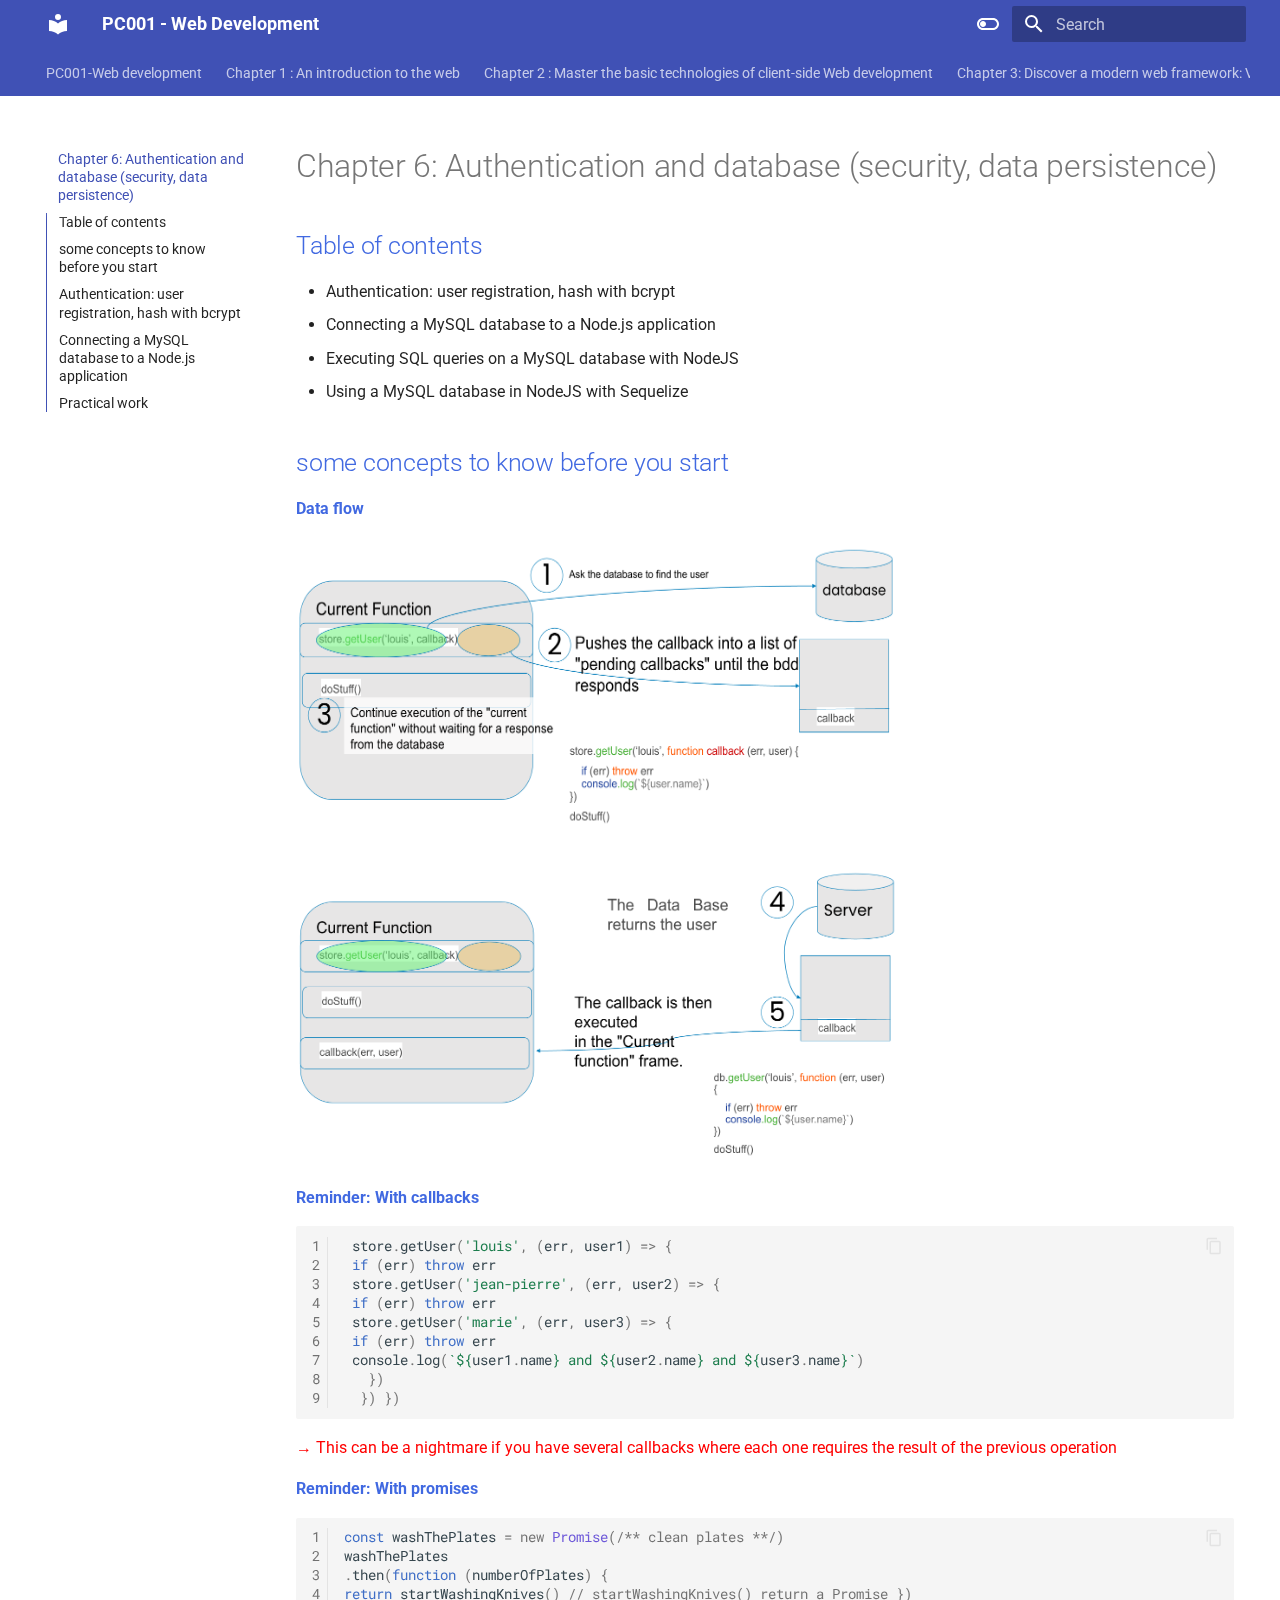
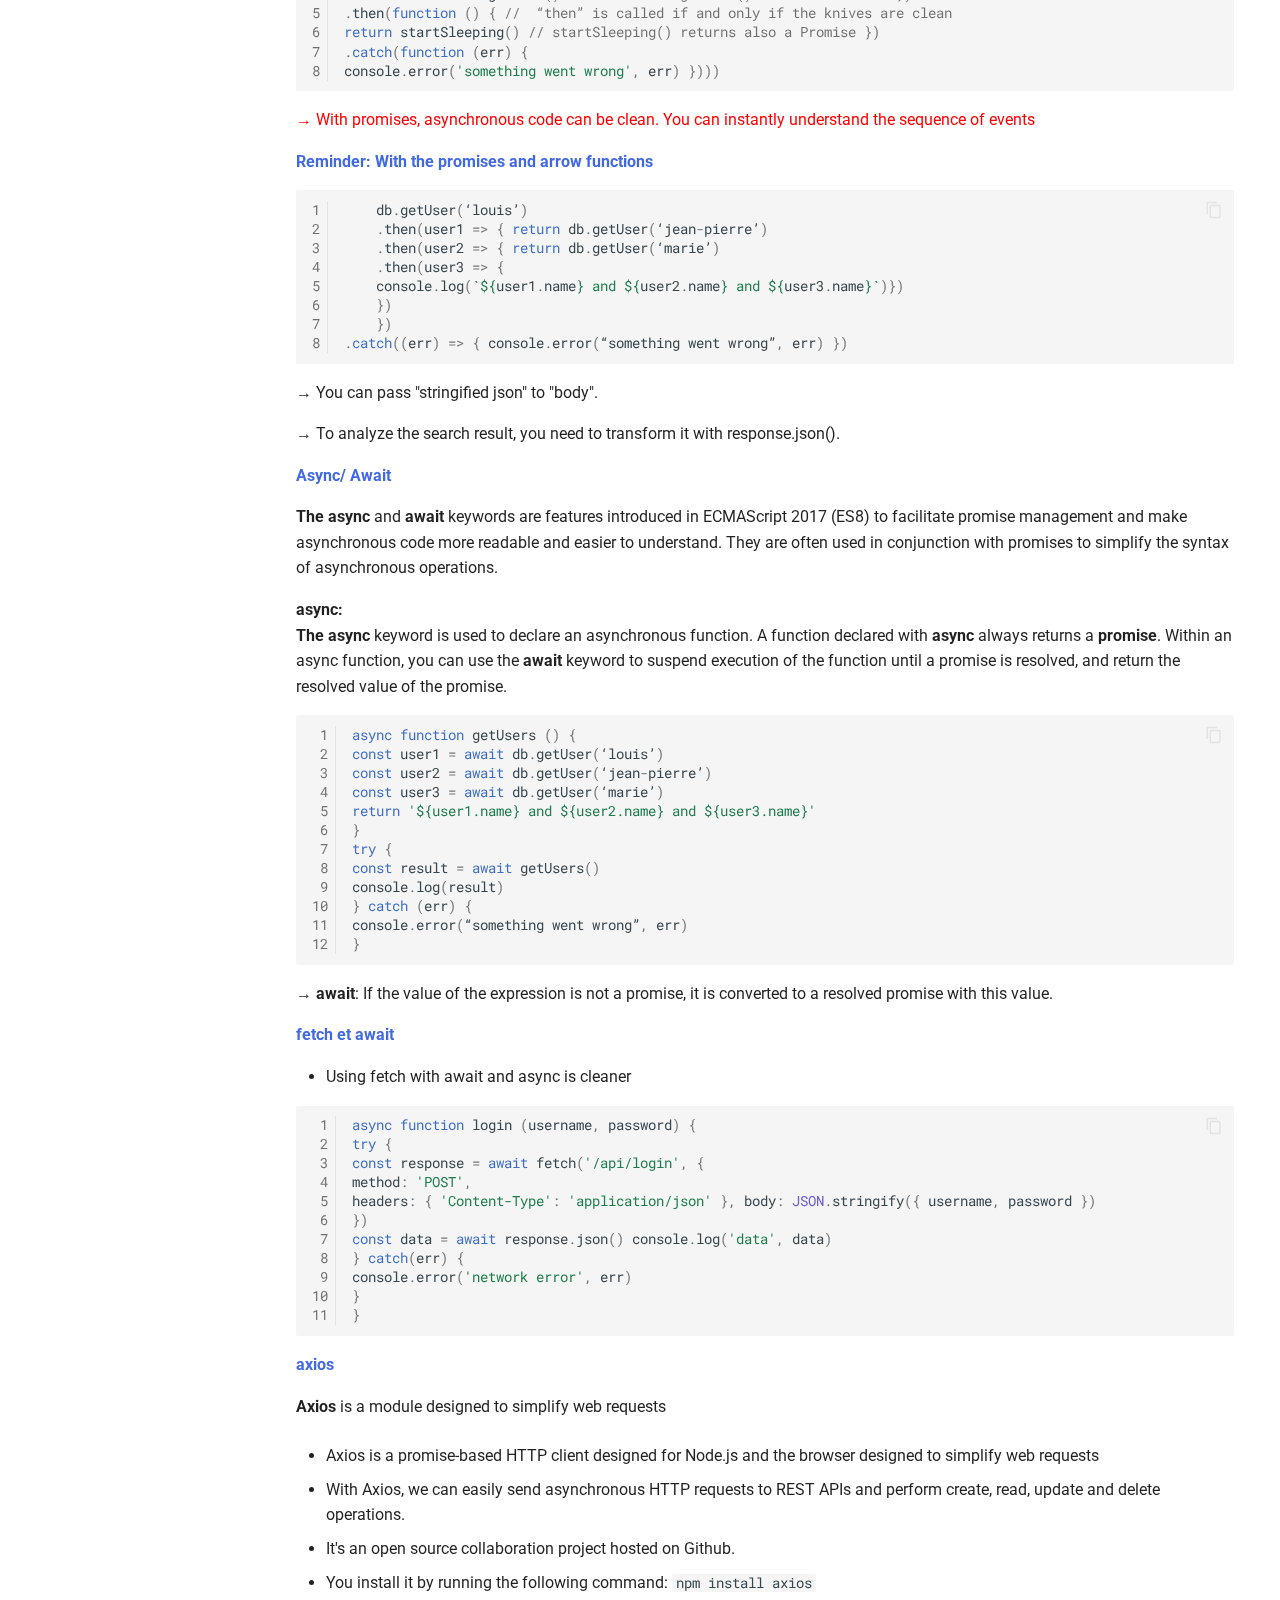
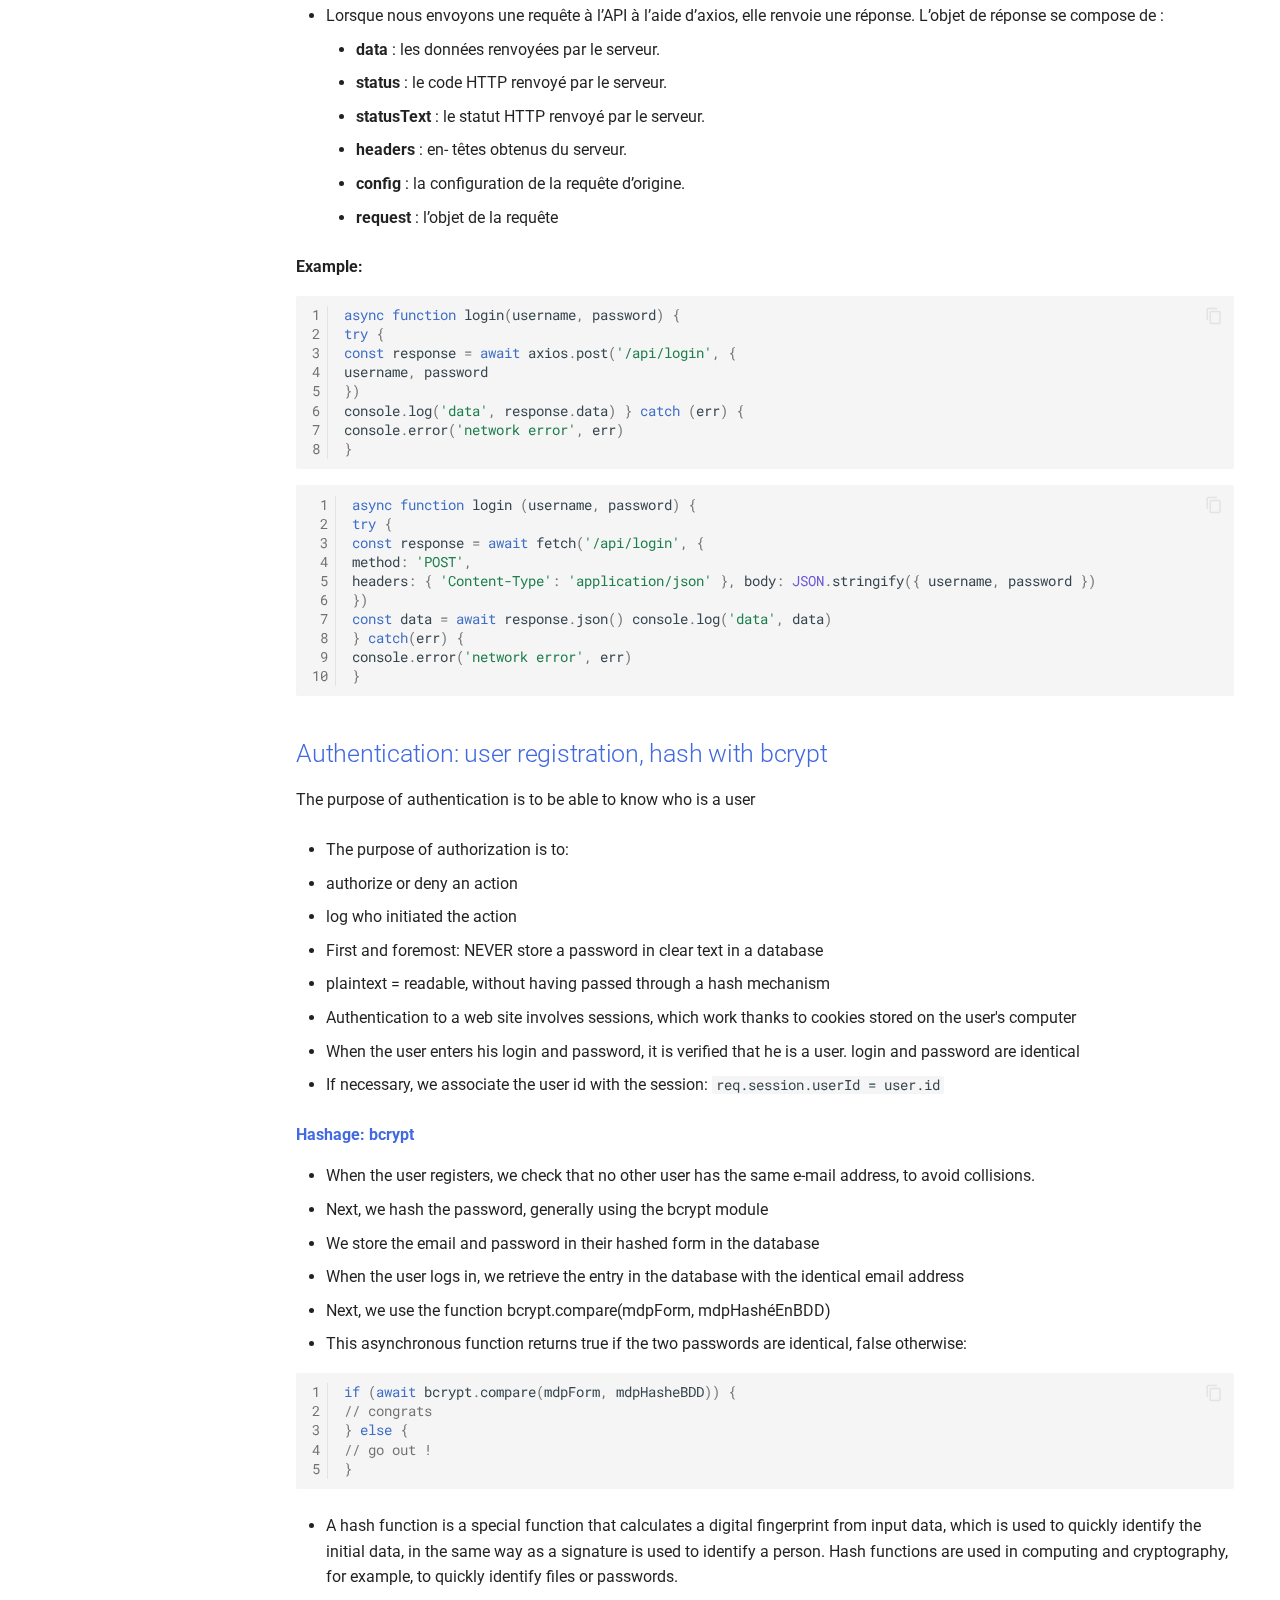
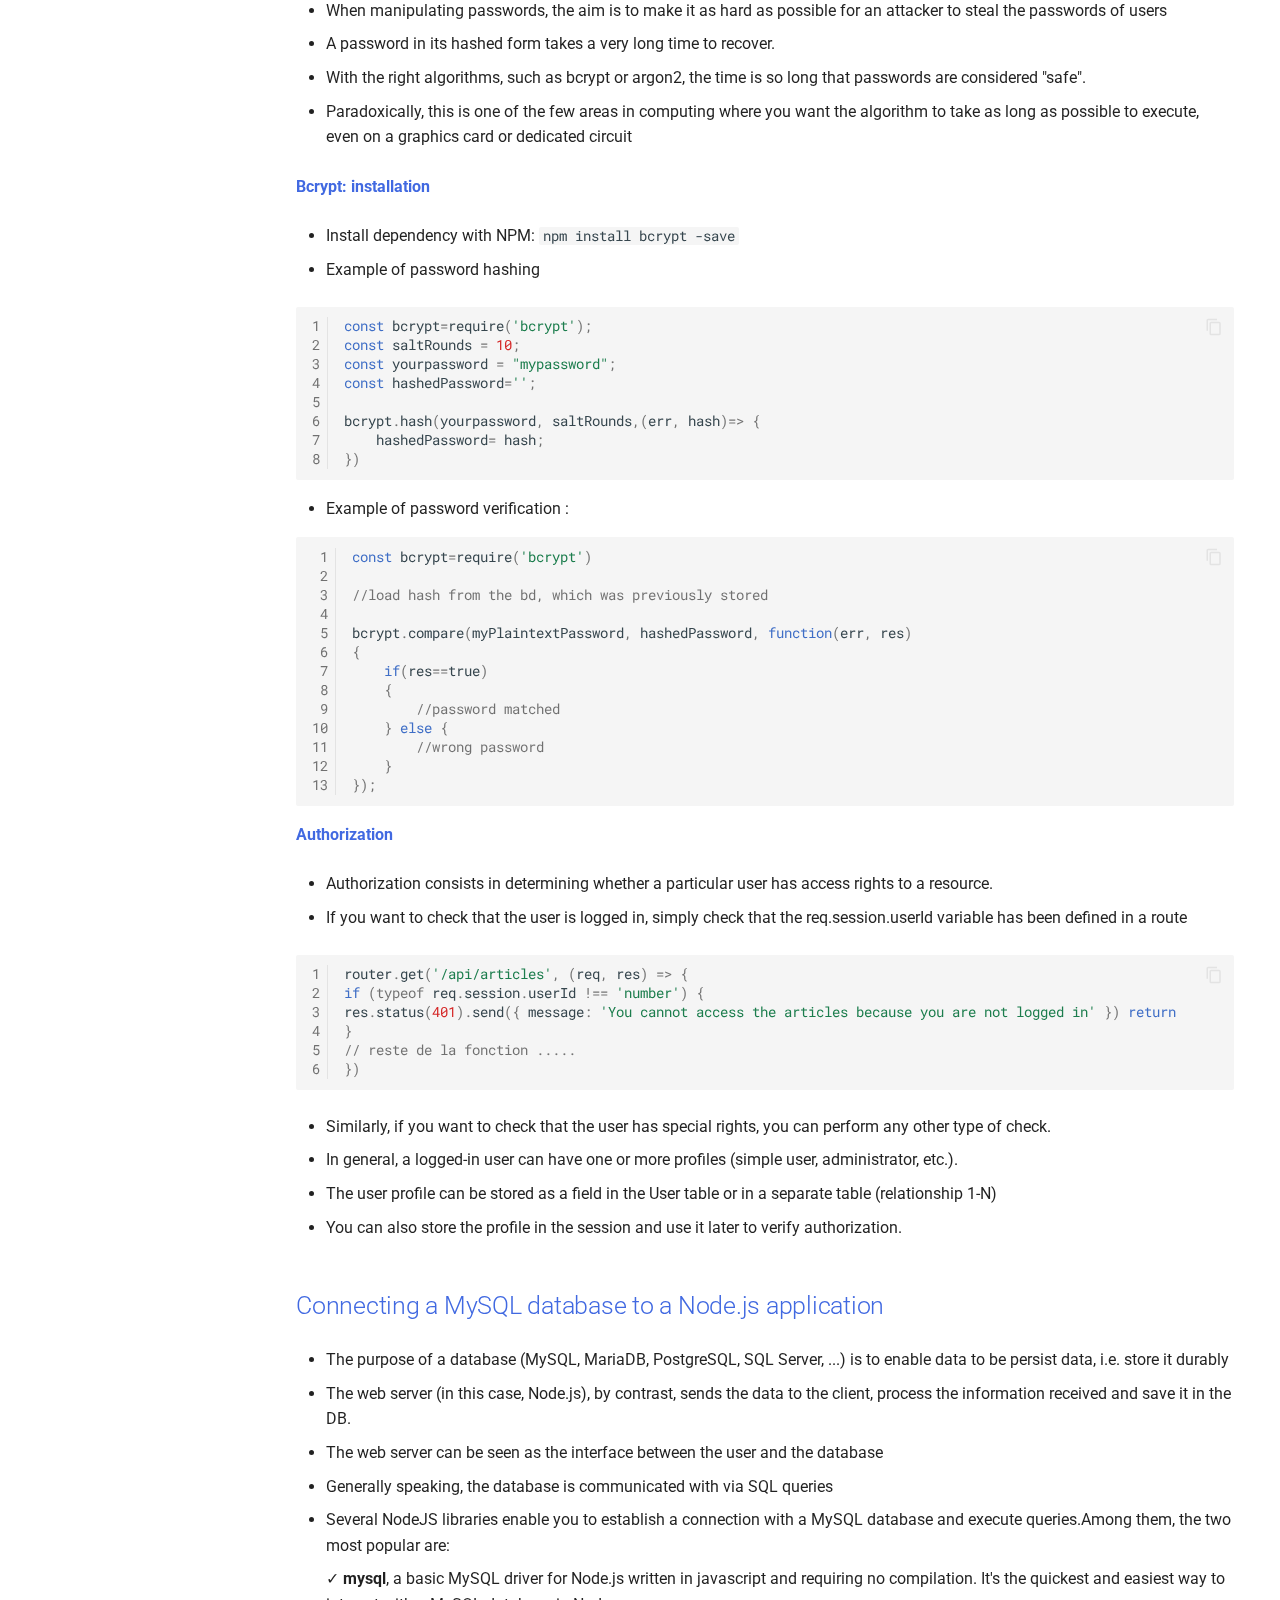
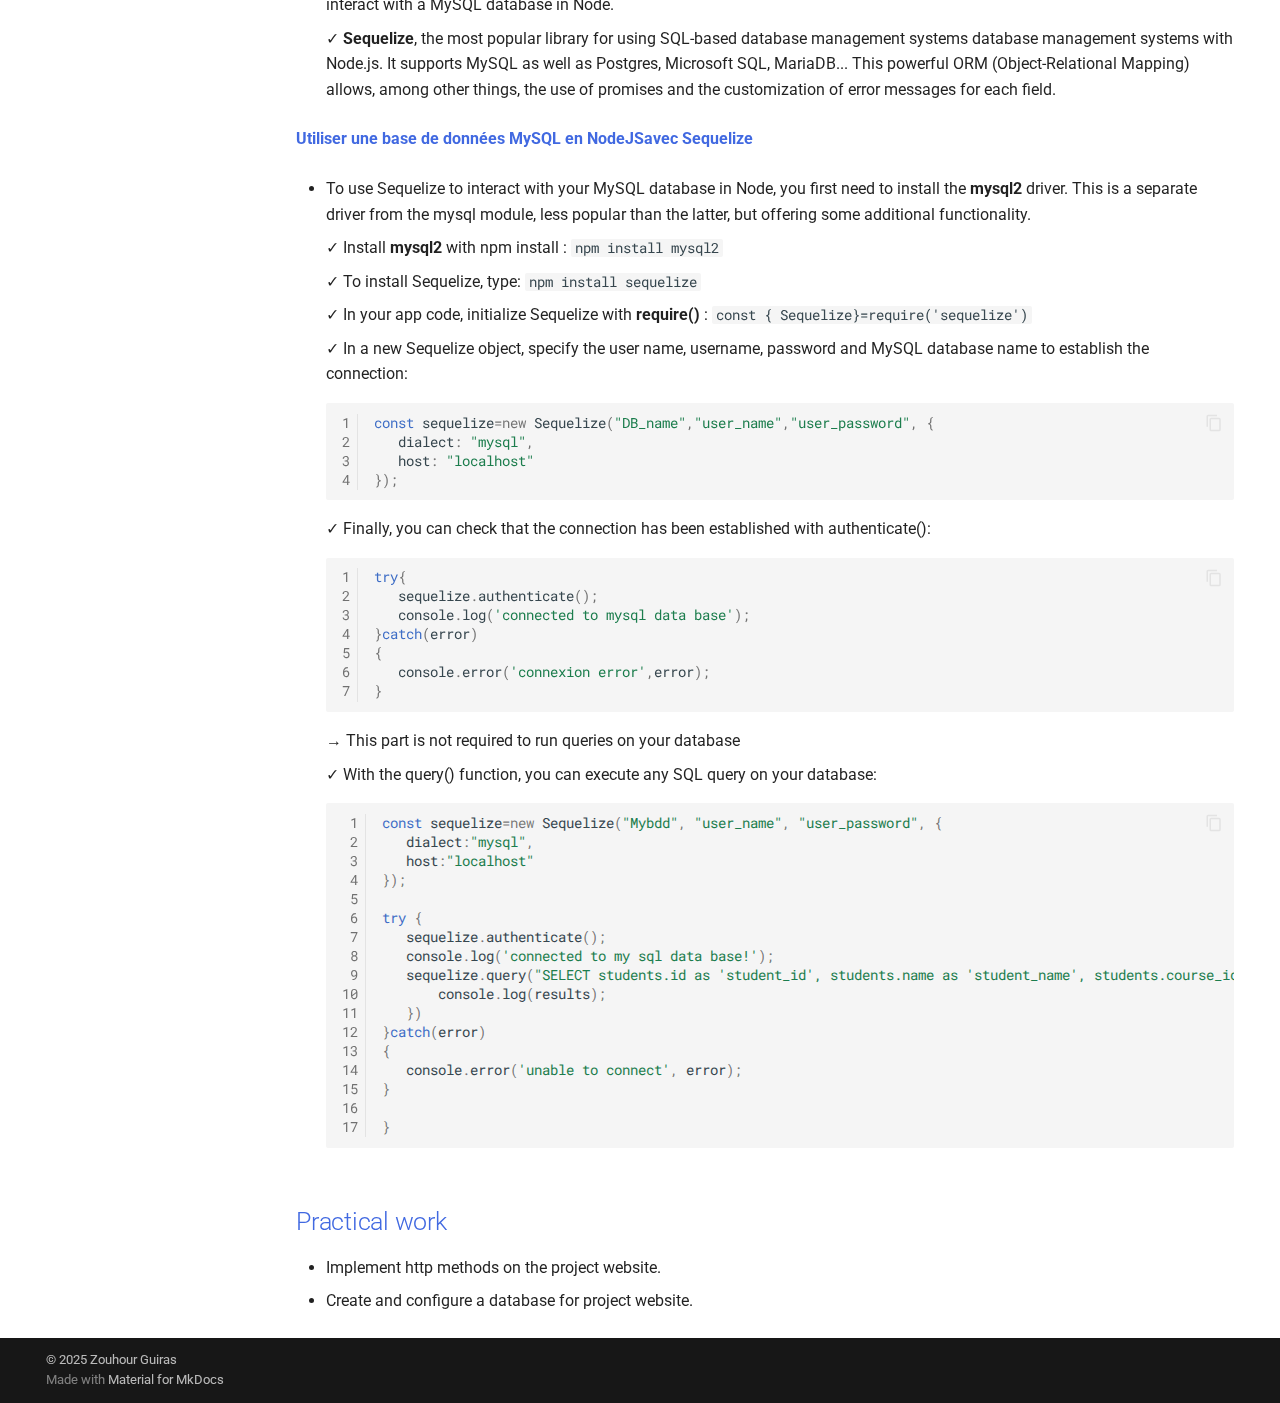
<file: Chapter 6/index.html>
<!doctype html>
<html lang="en" class="no-js">
  <head>
    
      <meta charset="utf-8">
      <meta name="viewport" content="width=device-width,initial-scale=1">
      
      
      
        <link rel="canonical" href="https://zouhour-guiras.github.io/Spring-School-Docs/Chapter%206/">
      
      
        <link rel="prev" href="../Chapter%205/">
      
      
      
      <link rel="icon" href="../assets/images/favicon.png">
      <meta name="generator" content="mkdocs-1.5.3, mkdocs-material-9.5.4">
    
    
      
        <title>Chapter 6: Authentication and database (security, data persistence) - PC001 - Web Development</title>
      
    
    
      <link rel="stylesheet" href="../assets/stylesheets/main.50c56a3b.min.css">
      
        
        <link rel="stylesheet" href="../assets/stylesheets/palette.06af60db.min.css">
      
      


    
    
      
    
    
      
        
        
        <link rel="preconnect" href="https://fonts.gstatic.com" crossorigin>
        <link rel="stylesheet" href="https://fonts.googleapis.com/css?family=Roboto:300,300i,400,400i,700,700i%7CRoboto+Mono:400,400i,700,700i&display=fallback">
        <style>:root{--md-text-font:"Roboto";--md-code-font:"Roboto Mono"}</style>
      
    
    
    <script>__md_scope=new URL("..",location),__md_hash=e=>[...e].reduce((e,_)=>(e<<5)-e+_.charCodeAt(0),0),__md_get=(e,_=localStorage,t=__md_scope)=>JSON.parse(_.getItem(t.pathname+"."+e)),__md_set=(e,_,t=localStorage,a=__md_scope)=>{try{t.setItem(a.pathname+"."+e,JSON.stringify(_))}catch(e){}}</script>
    
      

    
    
    
  </head>
  
  
    
    
      
    
    
    
    
    <body dir="ltr" data-md-color-scheme="default" data-md-color-primary="Royalblueue" data-md-color-accent="purple">
  
    
    <input class="md-toggle" data-md-toggle="drawer" type="checkbox" id="__drawer" autocomplete="off">
    <input class="md-toggle" data-md-toggle="search" type="checkbox" id="__search" autocomplete="off">
    <label class="md-overlay" for="__drawer"></label>
    <div data-md-component="skip">
      
        
        <a href="#chapter-6-authentication-and-database-security-data-persistence" class="md-skip">
          Skip to content
        </a>
      
    </div>
    <div data-md-component="announce">
      
    </div>
    
    
      

<header class="md-header" data-md-component="header">
  <nav class="md-header__inner md-grid" aria-label="Header">
    <a href=".." title="PC001 - Web Development" class="md-header__button md-logo" aria-label="PC001 - Web Development" data-md-component="logo">
      
  
  <svg xmlns="http://www.w3.org/2000/svg" viewBox="0 0 24 24"><path d="M12 8a3 3 0 0 0 3-3 3 3 0 0 0-3-3 3 3 0 0 0-3 3 3 3 0 0 0 3 3m0 3.54C9.64 9.35 6.5 8 3 8v11c3.5 0 6.64 1.35 9 3.54 2.36-2.19 5.5-3.54 9-3.54V8c-3.5 0-6.64 1.35-9 3.54Z"/></svg>

    </a>
    <label class="md-header__button md-icon" for="__drawer">
      
      <svg xmlns="http://www.w3.org/2000/svg" viewBox="0 0 24 24"><path d="M3 6h18v2H3V6m0 5h18v2H3v-2m0 5h18v2H3v-2Z"/></svg>
    </label>
    <div class="md-header__title" data-md-component="header-title">
      <div class="md-header__ellipsis">
        <div class="md-header__topic">
          <span class="md-ellipsis">
            PC001 - Web Development
          </span>
        </div>
        <div class="md-header__topic" data-md-component="header-topic">
          <span class="md-ellipsis">
            
              Chapter 6: Authentication and database (security, data persistence)
            
          </span>
        </div>
      </div>
    </div>
    
      
        <form class="md-header__option" data-md-component="palette">
  
    
    
    
    <input class="md-option" data-md-color-media="" data-md-color-scheme="default" data-md-color-primary="Royalblueue" data-md-color-accent="purple"  aria-label="Switch to dark mode"  type="radio" name="__palette" id="__palette_0">
    
      <label class="md-header__button md-icon" title="Switch to dark mode" for="__palette_1" hidden>
        <svg xmlns="http://www.w3.org/2000/svg" viewBox="0 0 24 24"><path d="M17 6H7c-3.31 0-6 2.69-6 6s2.69 6 6 6h10c3.31 0 6-2.69 6-6s-2.69-6-6-6zm0 10H7c-2.21 0-4-1.79-4-4s1.79-4 4-4h10c2.21 0 4 1.79 4 4s-1.79 4-4 4zM7 9c-1.66 0-3 1.34-3 3s1.34 3 3 3 3-1.34 3-3-1.34-3-3-3z"/></svg>
      </label>
    
  
    
    
    
    <input class="md-option" data-md-color-media="" data-md-color-scheme="slate" data-md-color-primary="Royalblue" data-md-color-accent="lime"  aria-label="Switch to light mode"  type="radio" name="__palette" id="__palette_1">
    
      <label class="md-header__button md-icon" title="Switch to light mode" for="__palette_0" hidden>
        <svg xmlns="http://www.w3.org/2000/svg" viewBox="0 0 24 24"><path d="M17 7H7a5 5 0 0 0-5 5 5 5 0 0 0 5 5h10a5 5 0 0 0 5-5 5 5 0 0 0-5-5m0 8a3 3 0 0 1-3-3 3 3 0 0 1 3-3 3 3 0 0 1 3 3 3 3 0 0 1-3 3Z"/></svg>
      </label>
    
  
</form>
      
    
    
      <script>var media,input,key,value,palette=__md_get("__palette");if(palette&&palette.color){"(prefers-color-scheme)"===palette.color.media&&(media=matchMedia("(prefers-color-scheme: light)"),input=document.querySelector(media.matches?"[data-md-color-media='(prefers-color-scheme: light)']":"[data-md-color-media='(prefers-color-scheme: dark)']"),palette.color.media=input.getAttribute("data-md-color-media"),palette.color.scheme=input.getAttribute("data-md-color-scheme"),palette.color.primary=input.getAttribute("data-md-color-primary"),palette.color.accent=input.getAttribute("data-md-color-accent"));for([key,value]of Object.entries(palette.color))document.body.setAttribute("data-md-color-"+key,value)}</script>
    
    
    
      <label class="md-header__button md-icon" for="__search">
        
        <svg xmlns="http://www.w3.org/2000/svg" viewBox="0 0 24 24"><path d="M9.5 3A6.5 6.5 0 0 1 16 9.5c0 1.61-.59 3.09-1.56 4.23l.27.27h.79l5 5-1.5 1.5-5-5v-.79l-.27-.27A6.516 6.516 0 0 1 9.5 16 6.5 6.5 0 0 1 3 9.5 6.5 6.5 0 0 1 9.5 3m0 2C7 5 5 7 5 9.5S7 14 9.5 14 14 12 14 9.5 12 5 9.5 5Z"/></svg>
      </label>
      <div class="md-search" data-md-component="search" role="dialog">
  <label class="md-search__overlay" for="__search"></label>
  <div class="md-search__inner" role="search">
    <form class="md-search__form" name="search">
      <input type="text" class="md-search__input" name="query" aria-label="Search" placeholder="Search" autocapitalize="off" autocorrect="off" autocomplete="off" spellcheck="false" data-md-component="search-query" required>
      <label class="md-search__icon md-icon" for="__search">
        
        <svg xmlns="http://www.w3.org/2000/svg" viewBox="0 0 24 24"><path d="M9.5 3A6.5 6.5 0 0 1 16 9.5c0 1.61-.59 3.09-1.56 4.23l.27.27h.79l5 5-1.5 1.5-5-5v-.79l-.27-.27A6.516 6.516 0 0 1 9.5 16 6.5 6.5 0 0 1 3 9.5 6.5 6.5 0 0 1 9.5 3m0 2C7 5 5 7 5 9.5S7 14 9.5 14 14 12 14 9.5 12 5 9.5 5Z"/></svg>
        
        <svg xmlns="http://www.w3.org/2000/svg" viewBox="0 0 24 24"><path d="M20 11v2H8l5.5 5.5-1.42 1.42L4.16 12l7.92-7.92L13.5 5.5 8 11h12Z"/></svg>
      </label>
      <nav class="md-search__options" aria-label="Search">
        
        <button type="reset" class="md-search__icon md-icon" title="Clear" aria-label="Clear" tabindex="-1">
          
          <svg xmlns="http://www.w3.org/2000/svg" viewBox="0 0 24 24"><path d="M19 6.41 17.59 5 12 10.59 6.41 5 5 6.41 10.59 12 5 17.59 6.41 19 12 13.41 17.59 19 19 17.59 13.41 12 19 6.41Z"/></svg>
        </button>
      </nav>
      
        <div class="md-search__suggest" data-md-component="search-suggest"></div>
      
    </form>
    <div class="md-search__output">
      <div class="md-search__scrollwrap" data-md-scrollfix>
        <div class="md-search-result" data-md-component="search-result">
          <div class="md-search-result__meta">
            Initializing search
          </div>
          <ol class="md-search-result__list" role="presentation"></ol>
        </div>
      </div>
    </div>
  </div>
</div>
    
    
  </nav>
  
</header>
    
    <div class="md-container" data-md-component="container">
      
      
        
          
            
<nav class="md-tabs" aria-label="Tabs" data-md-component="tabs">
  <div class="md-grid">
    <ul class="md-tabs__list">
      
        
  
  
  
    <li class="md-tabs__item">
      <a href="../Acceuil/" class="md-tabs__link">
        
  
    
  
  PC001-Web development

      </a>
    </li>
  

      
        
  
  
  
    <li class="md-tabs__item">
      <a href="../Chapter%201/" class="md-tabs__link">
        
  
    
  
  Chapter 1 : An introduction to the web

      </a>
    </li>
  

      
        
  
  
  
    <li class="md-tabs__item">
      <a href="../Chapter%202/" class="md-tabs__link">
        
  
    
  
  Chapter 2 : Master the basic technologies of client-side Web development

      </a>
    </li>
  

      
        
  
  
  
    <li class="md-tabs__item">
      <a href="../Chapter%203/" class="md-tabs__link">
        
  
    
  
  Chapter 3: Discover a modern web framework: Vue.Js

      </a>
    </li>
  

      
        
  
  
  
    <li class="md-tabs__item">
      <a href="../Chapter%204/" class="md-tabs__link">
        
  
    
  
  Chapter 4: Introduction to the server side

      </a>
    </li>
  

      
        
  
  
  
    <li class="md-tabs__item">
      <a href="../Chapter%205/" class="md-tabs__link">
        
  
    
  
  Chapter 5 : Node.js / Express.js

      </a>
    </li>
  

      
        
  
  
    
  
  
    <li class="md-tabs__item md-tabs__item--active">
      <a href="./" class="md-tabs__link">
        
  
    
  
  Chapter 6: Authentication and database (security, data persistence)

      </a>
    </li>
  

      
    </ul>
  </div>
</nav>
          
        
      
      <main class="md-main" data-md-component="main">
        <div class="md-main__inner md-grid">
          
            
              
              <div class="md-sidebar md-sidebar--primary" data-md-component="sidebar" data-md-type="navigation" >
                <div class="md-sidebar__scrollwrap">
                  <div class="md-sidebar__inner">
                    


  


  

<nav class="md-nav md-nav--primary md-nav--lifted md-nav--integrated" aria-label="Navigation" data-md-level="0">
  <label class="md-nav__title" for="__drawer">
    <a href=".." title="PC001 - Web Development" class="md-nav__button md-logo" aria-label="PC001 - Web Development" data-md-component="logo">
      
  
  <svg xmlns="http://www.w3.org/2000/svg" viewBox="0 0 24 24"><path d="M12 8a3 3 0 0 0 3-3 3 3 0 0 0-3-3 3 3 0 0 0-3 3 3 3 0 0 0 3 3m0 3.54C9.64 9.35 6.5 8 3 8v11c3.5 0 6.64 1.35 9 3.54 2.36-2.19 5.5-3.54 9-3.54V8c-3.5 0-6.64 1.35-9 3.54Z"/></svg>

    </a>
    PC001 - Web Development
  </label>
  
  <ul class="md-nav__list" data-md-scrollfix>
    
      
      
  
  
  
  
    <li class="md-nav__item">
      <a href="../Acceuil/" class="md-nav__link">
        
  
  <span class="md-ellipsis">
    PC001-Web development
  </span>
  

      </a>
    </li>
  

    
      
      
  
  
  
  
    <li class="md-nav__item">
      <a href="../Chapter%201/" class="md-nav__link">
        
  
  <span class="md-ellipsis">
    Chapter 1 : An introduction to the web
  </span>
  

      </a>
    </li>
  

    
      
      
  
  
  
  
    <li class="md-nav__item">
      <a href="../Chapter%202/" class="md-nav__link">
        
  
  <span class="md-ellipsis">
    Chapter 2 : Master the basic technologies of client-side Web development
  </span>
  

      </a>
    </li>
  

    
      
      
  
  
  
  
    <li class="md-nav__item">
      <a href="../Chapter%203/" class="md-nav__link">
        
  
  <span class="md-ellipsis">
    Chapter 3: Discover a modern web framework: Vue.Js
  </span>
  

      </a>
    </li>
  

    
      
      
  
  
  
  
    <li class="md-nav__item">
      <a href="../Chapter%204/" class="md-nav__link">
        
  
  <span class="md-ellipsis">
    Chapter 4: Introduction to the server side
  </span>
  

      </a>
    </li>
  

    
      
      
  
  
  
  
    <li class="md-nav__item">
      <a href="../Chapter%205/" class="md-nav__link">
        
  
  <span class="md-ellipsis">
    Chapter 5 : Node.js / Express.js
  </span>
  

      </a>
    </li>
  

    
      
      
  
  
    
  
  
  
    <li class="md-nav__item md-nav__item--active">
      
      <input class="md-nav__toggle md-toggle" type="checkbox" id="__toc">
      
      
        
      
      
        <label class="md-nav__link md-nav__link--active" for="__toc">
          
  
  <span class="md-ellipsis">
    Chapter 6: Authentication and database (security, data persistence)
  </span>
  

          <span class="md-nav__icon md-icon"></span>
        </label>
      
      <a href="./" class="md-nav__link md-nav__link--active">
        
  
  <span class="md-ellipsis">
    Chapter 6: Authentication and database (security, data persistence)
  </span>
  

      </a>
      
        

<nav class="md-nav md-nav--secondary" aria-label="Table of contents">
  
  
  
    
  
  
    <label class="md-nav__title" for="__toc">
      <span class="md-nav__icon md-icon"></span>
      Table of contents
    </label>
    <ul class="md-nav__list" data-md-component="toc" data-md-scrollfix>
      
        <li class="md-nav__item">
  <a href="#table-of-contents" class="md-nav__link">
    <span class="md-ellipsis">
       Table of contents 
    </span>
  </a>
  
</li>
      
        <li class="md-nav__item">
  <a href="#some-concepts-to-know-before-you-start" class="md-nav__link">
    <span class="md-ellipsis">
      some concepts to know before you start
    </span>
  </a>
  
</li>
      
        <li class="md-nav__item">
  <a href="#authentication-user-registration-hash-with-bcrypt" class="md-nav__link">
    <span class="md-ellipsis">
      Authentication: user registration, hash with bcrypt
    </span>
  </a>
  
</li>
      
        <li class="md-nav__item">
  <a href="#connecting-a-mysql-database-to-a-nodejs-application" class="md-nav__link">
    <span class="md-ellipsis">
      Connecting a MySQL database to a Node.js application
    </span>
  </a>
  
</li>
      
        <li class="md-nav__item">
  <a href="#practical-work" class="md-nav__link">
    <span class="md-ellipsis">
       Practical work 
    </span>
  </a>
  
</li>
      
    </ul>
  
</nav>
      
    </li>
  

    
  </ul>
</nav>
                  </div>
                </div>
              </div>
            
            
          
          
            <div class="md-content" data-md-component="content">
              <article class="md-content__inner md-typeset">
                
                  


<h1 id="chapter-6-authentication-and-database-security-data-persistence">Chapter 6: Authentication and database (security, data persistence)</h1>
<h2 id="table-of-contents"><div style="color: Royalblue;"> Table of contents </div></h2>
<ul>
<li>Authentication: user registration, hash with bcrypt</li>
<li>Connecting a MySQL database to a Node.js application</li>
<li>Executing SQL queries on a MySQL database with NodeJS</li>
<li>Using a MySQL database in NodeJS with Sequelize</li>
</ul>
<h2 id="some-concepts-to-know-before-you-start"><div style="color: Royalblue;">some concepts to know before you start</div></h2>
<p><strong><div style="color: Royalblue;">Data flow</div></strong></p>
<p><img alt="Dataflow1" src="../Dataflow1.png" style="width:600px;height:300px;" /></br></p>
<p><img alt="DataFlow2" src="../DataFlow2.png" style="width:600px;height:300px;" /></br></p>
<p><strong><div style="color: Royalblue;">Reminder: With callbacks </div></strong></p>
<div class="highlight"><table class="highlighttable"><tr><td class="linenos"><div class="linenodiv"><pre><span></span><span class="normal"><a href="#__codelineno-0-1">1</a></span>
<span class="normal"><a href="#__codelineno-0-2">2</a></span>
<span class="normal"><a href="#__codelineno-0-3">3</a></span>
<span class="normal"><a href="#__codelineno-0-4">4</a></span>
<span class="normal"><a href="#__codelineno-0-5">5</a></span>
<span class="normal"><a href="#__codelineno-0-6">6</a></span>
<span class="normal"><a href="#__codelineno-0-7">7</a></span>
<span class="normal"><a href="#__codelineno-0-8">8</a></span>
<span class="normal"><a href="#__codelineno-0-9">9</a></span></pre></div></td><td class="code"><div><pre><span></span><code><a id="__codelineno-0-1" name="__codelineno-0-1"></a><span class="w"> </span><span class="nx">store</span><span class="p">.</span><span class="nx">getUser</span><span class="p">(</span><span class="s1">&#39;louis&#39;</span><span class="p">,</span><span class="w"> </span><span class="p">(</span><span class="nx">err</span><span class="p">,</span><span class="w"> </span><span class="nx">user1</span><span class="p">)</span><span class="w"> </span><span class="p">=&gt;</span><span class="w"> </span><span class="p">{</span>
<a id="__codelineno-0-2" name="__codelineno-0-2"></a><span class="w"> </span><span class="k">if</span><span class="w"> </span><span class="p">(</span><span class="nx">err</span><span class="p">)</span><span class="w"> </span><span class="k">throw</span><span class="w"> </span><span class="nx">err</span>
<a id="__codelineno-0-3" name="__codelineno-0-3"></a><span class="w"> </span><span class="nx">store</span><span class="p">.</span><span class="nx">getUser</span><span class="p">(</span><span class="s1">&#39;jean-pierre&#39;</span><span class="p">,</span><span class="w"> </span><span class="p">(</span><span class="nx">err</span><span class="p">,</span><span class="w"> </span><span class="nx">user2</span><span class="p">)</span><span class="w"> </span><span class="p">=&gt;</span><span class="w"> </span><span class="p">{</span>
<a id="__codelineno-0-4" name="__codelineno-0-4"></a><span class="w"> </span><span class="k">if</span><span class="w"> </span><span class="p">(</span><span class="nx">err</span><span class="p">)</span><span class="w"> </span><span class="k">throw</span><span class="w"> </span><span class="nx">err</span>
<a id="__codelineno-0-5" name="__codelineno-0-5"></a><span class="w"> </span><span class="nx">store</span><span class="p">.</span><span class="nx">getUser</span><span class="p">(</span><span class="s1">&#39;marie&#39;</span><span class="p">,</span><span class="w"> </span><span class="p">(</span><span class="nx">err</span><span class="p">,</span><span class="w"> </span><span class="nx">user3</span><span class="p">)</span><span class="w"> </span><span class="p">=&gt;</span><span class="w"> </span><span class="p">{</span>
<a id="__codelineno-0-6" name="__codelineno-0-6"></a><span class="w"> </span><span class="k">if</span><span class="w"> </span><span class="p">(</span><span class="nx">err</span><span class="p">)</span><span class="w"> </span><span class="k">throw</span><span class="w"> </span><span class="nx">err</span>
<a id="__codelineno-0-7" name="__codelineno-0-7"></a><span class="w"> </span><span class="nx">console</span><span class="p">.</span><span class="nx">log</span><span class="p">(</span><span class="sb">`</span><span class="si">${</span><span class="nx">user1</span><span class="p">.</span><span class="nx">name</span><span class="si">}</span><span class="sb"> and </span><span class="si">${</span><span class="nx">user2</span><span class="p">.</span><span class="nx">name</span><span class="si">}</span><span class="sb"> and </span><span class="si">${</span><span class="nx">user3</span><span class="p">.</span><span class="nx">name</span><span class="si">}</span><span class="sb">`</span><span class="p">)</span>
<a id="__codelineno-0-8" name="__codelineno-0-8"></a><span class="w">   </span><span class="p">})</span>
<a id="__codelineno-0-9" name="__codelineno-0-9"></a><span class="w">  </span><span class="p">})</span><span class="w"> </span><span class="p">})</span>
</code></pre></div></td></tr></table></div>
<div style="color: Red;"> → This can be a nightmare if you have several callbacks where each one requires the result of the previous operation </div>

<p><strong><div style="color: Royalblue;">Reminder: With promises </div></strong></p>
<div class="highlight"><table class="highlighttable"><tr><td class="linenos"><div class="linenodiv"><pre><span></span><span class="normal"><a href="#__codelineno-1-1">1</a></span>
<span class="normal"><a href="#__codelineno-1-2">2</a></span>
<span class="normal"><a href="#__codelineno-1-3">3</a></span>
<span class="normal"><a href="#__codelineno-1-4">4</a></span>
<span class="normal"><a href="#__codelineno-1-5">5</a></span>
<span class="normal"><a href="#__codelineno-1-6">6</a></span>
<span class="normal"><a href="#__codelineno-1-7">7</a></span>
<span class="normal"><a href="#__codelineno-1-8">8</a></span></pre></div></td><td class="code"><div><pre><span></span><code><a id="__codelineno-1-1" name="__codelineno-1-1"></a><span class="kd">const</span><span class="w"> </span><span class="nx">washThePlates</span><span class="w"> </span><span class="o">=</span><span class="w"> </span><span class="ow">new</span><span class="w"> </span><span class="nb">Promise</span><span class="p">(</span><span class="cm">/** clean plates **/</span><span class="p">)</span>
<a id="__codelineno-1-2" name="__codelineno-1-2"></a><span class="nx">washThePlates</span>
<a id="__codelineno-1-3" name="__codelineno-1-3"></a><span class="p">.</span><span class="nx">then</span><span class="p">(</span><span class="kd">function</span><span class="w"> </span><span class="p">(</span><span class="nx">numberOfPlates</span><span class="p">)</span><span class="w"> </span><span class="p">{</span>
<a id="__codelineno-1-4" name="__codelineno-1-4"></a><span class="k">return</span><span class="w"> </span><span class="nx">startWashingKnives</span><span class="p">()</span><span class="w"> </span><span class="c1">// startWashingKnives() return a Promise })</span>
<a id="__codelineno-1-5" name="__codelineno-1-5"></a><span class="p">.</span><span class="nx">then</span><span class="p">(</span><span class="kd">function</span><span class="w"> </span><span class="p">()</span><span class="w"> </span><span class="p">{</span><span class="w"> </span><span class="c1">//  “then” is called if and only if the knives are clean</span>
<a id="__codelineno-1-6" name="__codelineno-1-6"></a><span class="k">return</span><span class="w"> </span><span class="nx">startSleeping</span><span class="p">()</span><span class="w"> </span><span class="c1">// startSleeping() returns also a Promise })</span>
<a id="__codelineno-1-7" name="__codelineno-1-7"></a><span class="p">.</span><span class="k">catch</span><span class="p">(</span><span class="kd">function</span><span class="w"> </span><span class="p">(</span><span class="nx">err</span><span class="p">)</span><span class="w"> </span><span class="p">{</span>
<a id="__codelineno-1-8" name="__codelineno-1-8"></a><span class="nx">console</span><span class="p">.</span><span class="nx">error</span><span class="p">(</span><span class="s1">&#39;something went wrong&#39;</span><span class="p">,</span><span class="w"> </span><span class="nx">err</span><span class="p">)</span><span class="w"> </span><span class="p">})))</span>
</code></pre></div></td></tr></table></div>
<div style="color: Red;"> → With promises, asynchronous code can be clean. You can instantly understand the sequence of events </div>

<p><strong><div style="color: Royalblue;">Reminder: With the promises and arrow functions</div></strong></p>
<div class="highlight"><table class="highlighttable"><tr><td class="linenos"><div class="linenodiv"><pre><span></span><span class="normal"><a href="#__codelineno-2-1">1</a></span>
<span class="normal"><a href="#__codelineno-2-2">2</a></span>
<span class="normal"><a href="#__codelineno-2-3">3</a></span>
<span class="normal"><a href="#__codelineno-2-4">4</a></span>
<span class="normal"><a href="#__codelineno-2-5">5</a></span>
<span class="normal"><a href="#__codelineno-2-6">6</a></span>
<span class="normal"><a href="#__codelineno-2-7">7</a></span>
<span class="normal"><a href="#__codelineno-2-8">8</a></span></pre></div></td><td class="code"><div><pre><span></span><code><a id="__codelineno-2-1" name="__codelineno-2-1"></a><span class="w">    </span><span class="nx">db</span><span class="p">.</span><span class="nx">getUser</span><span class="p">(</span><span class="err">‘</span><span class="nx">louis</span><span class="err">’</span><span class="p">)</span>
<a id="__codelineno-2-2" name="__codelineno-2-2"></a><span class="w">    </span><span class="p">.</span><span class="nx">then</span><span class="p">(</span><span class="nx">user1</span><span class="w"> </span><span class="p">=&gt;</span><span class="w"> </span><span class="p">{</span><span class="w"> </span><span class="k">return</span><span class="w"> </span><span class="nx">db</span><span class="p">.</span><span class="nx">getUser</span><span class="p">(</span><span class="err">‘</span><span class="nx">jean</span><span class="o">-</span><span class="nx">pierre</span><span class="err">’</span><span class="p">)</span>
<a id="__codelineno-2-3" name="__codelineno-2-3"></a><span class="w">    </span><span class="p">.</span><span class="nx">then</span><span class="p">(</span><span class="nx">user2</span><span class="w"> </span><span class="p">=&gt;</span><span class="w"> </span><span class="p">{</span><span class="w"> </span><span class="k">return</span><span class="w"> </span><span class="nx">db</span><span class="p">.</span><span class="nx">getUser</span><span class="p">(</span><span class="err">‘</span><span class="nx">marie</span><span class="err">’</span><span class="p">)</span>
<a id="__codelineno-2-4" name="__codelineno-2-4"></a><span class="w">    </span><span class="p">.</span><span class="nx">then</span><span class="p">(</span><span class="nx">user3</span><span class="w"> </span><span class="p">=&gt;</span><span class="w"> </span><span class="p">{</span>
<a id="__codelineno-2-5" name="__codelineno-2-5"></a><span class="w">    </span><span class="nx">console</span><span class="p">.</span><span class="nx">log</span><span class="p">(</span><span class="sb">`</span><span class="si">${</span><span class="nx">user1</span><span class="p">.</span><span class="nx">name</span><span class="si">}</span><span class="sb"> and </span><span class="si">${</span><span class="nx">user2</span><span class="p">.</span><span class="nx">name</span><span class="si">}</span><span class="sb"> and </span><span class="si">${</span><span class="nx">user3</span><span class="p">.</span><span class="nx">name</span><span class="si">}</span><span class="sb">`</span><span class="p">)})</span><span class="w"> </span>
<a id="__codelineno-2-6" name="__codelineno-2-6"></a><span class="w">    </span><span class="p">})</span>
<a id="__codelineno-2-7" name="__codelineno-2-7"></a><span class="w">    </span><span class="p">})</span>
<a id="__codelineno-2-8" name="__codelineno-2-8"></a><span class="p">.</span><span class="k">catch</span><span class="p">((</span><span class="nx">err</span><span class="p">)</span><span class="w"> </span><span class="p">=&gt;</span><span class="w"> </span><span class="p">{</span><span class="w"> </span><span class="nx">console</span><span class="p">.</span><span class="nx">error</span><span class="p">(</span><span class="err">“</span><span class="nx">something</span><span class="w"> </span><span class="nx">went</span><span class="w"> </span><span class="nx">wrong</span><span class="err">”</span><span class="p">,</span><span class="w"> </span><span class="nx">err</span><span class="p">)</span><span class="w"> </span><span class="p">})</span>
</code></pre></div></td></tr></table></div>
<p>→ You can pass "stringified json" to "body". <br></p>
<p>→ To analyze the search result, you need to transform it with response.json().<br></p>
<p><strong><div style="color: Royalblue;">Async/ Await</div></strong></p>
<p><strong>The async</strong> and <strong>await</strong> keywords are features introduced in ECMAScript 2017 (ES8) to facilitate promise management and make asynchronous code more readable and easier to understand. They are often used in conjunction with promises to simplify the syntax of asynchronous operations.<br></p>
<p><strong>async:</strong> <br>
<strong>The async</strong> keyword is used to declare an asynchronous function. A function declared with <strong>async</strong> always returns a <strong>promise</strong>. Within an async function, you can use the <strong>await</strong> keyword to suspend execution of the function until a promise is resolved, and return the resolved value of the promise. <br></p>
<p><div class="highlight"><table class="highlighttable"><tr><td class="linenos"><div class="linenodiv"><pre><span></span><span class="normal"><a href="#__codelineno-3-1"> 1</a></span>
<span class="normal"><a href="#__codelineno-3-2"> 2</a></span>
<span class="normal"><a href="#__codelineno-3-3"> 3</a></span>
<span class="normal"><a href="#__codelineno-3-4"> 4</a></span>
<span class="normal"><a href="#__codelineno-3-5"> 5</a></span>
<span class="normal"><a href="#__codelineno-3-6"> 6</a></span>
<span class="normal"><a href="#__codelineno-3-7"> 7</a></span>
<span class="normal"><a href="#__codelineno-3-8"> 8</a></span>
<span class="normal"><a href="#__codelineno-3-9"> 9</a></span>
<span class="normal"><a href="#__codelineno-3-10">10</a></span>
<span class="normal"><a href="#__codelineno-3-11">11</a></span>
<span class="normal"><a href="#__codelineno-3-12">12</a></span></pre></div></td><td class="code"><div><pre><span></span><code><a id="__codelineno-3-1" name="__codelineno-3-1"></a><span class="k">async</span><span class="w"> </span><span class="kd">function</span><span class="w"> </span><span class="nx">getUsers</span><span class="w"> </span><span class="p">()</span><span class="w"> </span><span class="p">{</span>
<a id="__codelineno-3-2" name="__codelineno-3-2"></a><span class="kd">const</span><span class="w"> </span><span class="nx">user1</span><span class="w"> </span><span class="o">=</span><span class="w"> </span><span class="k">await</span><span class="w"> </span><span class="nx">db</span><span class="p">.</span><span class="nx">getUser</span><span class="p">(</span><span class="err">‘</span><span class="nx">louis</span><span class="err">’</span><span class="p">)</span>
<a id="__codelineno-3-3" name="__codelineno-3-3"></a><span class="kd">const</span><span class="w"> </span><span class="nx">user2</span><span class="w"> </span><span class="o">=</span><span class="w"> </span><span class="k">await</span><span class="w"> </span><span class="nx">db</span><span class="p">.</span><span class="nx">getUser</span><span class="p">(</span><span class="err">‘</span><span class="nx">jean</span><span class="o">-</span><span class="nx">pierre</span><span class="err">’</span><span class="p">)</span>
<a id="__codelineno-3-4" name="__codelineno-3-4"></a><span class="kd">const</span><span class="w"> </span><span class="nx">user3</span><span class="w"> </span><span class="o">=</span><span class="w"> </span><span class="k">await</span><span class="w"> </span><span class="nx">db</span><span class="p">.</span><span class="nx">getUser</span><span class="p">(</span><span class="err">‘</span><span class="nx">marie</span><span class="err">’</span><span class="p">)</span>
<a id="__codelineno-3-5" name="__codelineno-3-5"></a><span class="k">return</span><span class="w"> </span><span class="s1">&#39;${user1.name} and ${user2.name} and ${user3.name}&#39;</span>
<a id="__codelineno-3-6" name="__codelineno-3-6"></a><span class="p">}</span>
<a id="__codelineno-3-7" name="__codelineno-3-7"></a><span class="k">try</span><span class="w"> </span><span class="p">{</span>
<a id="__codelineno-3-8" name="__codelineno-3-8"></a><span class="kd">const</span><span class="w"> </span><span class="nx">result</span><span class="w"> </span><span class="o">=</span><span class="w"> </span><span class="k">await</span><span class="w"> </span><span class="nx">getUsers</span><span class="p">()</span>
<a id="__codelineno-3-9" name="__codelineno-3-9"></a><span class="nx">console</span><span class="p">.</span><span class="nx">log</span><span class="p">(</span><span class="nx">result</span><span class="p">)</span>
<a id="__codelineno-3-10" name="__codelineno-3-10"></a><span class="p">}</span><span class="w"> </span><span class="k">catch</span><span class="w"> </span><span class="p">(</span><span class="nx">err</span><span class="p">)</span><span class="w"> </span><span class="p">{</span>
<a id="__codelineno-3-11" name="__codelineno-3-11"></a><span class="nx">console</span><span class="p">.</span><span class="nx">error</span><span class="p">(</span><span class="err">“</span><span class="nx">something</span><span class="w"> </span><span class="nx">went</span><span class="w"> </span><span class="nx">wrong</span><span class="err">”</span><span class="p">,</span><span class="w"> </span><span class="nx">err</span><span class="p">)</span>
<a id="__codelineno-3-12" name="__codelineno-3-12"></a><span class="p">}</span>
</code></pre></div></td></tr></table></div>
→ <strong>await</strong>: If the value of the expression is not a promise, it is converted to a resolved promise with this value.<br></p>
<p><strong><div style="color: Royalblue;">fetch et await</div></strong></p>
<ul>
<li>Using fetch with await and async is cleaner</li>
</ul>
<div class="highlight"><table class="highlighttable"><tr><td class="linenos"><div class="linenodiv"><pre><span></span><span class="normal"><a href="#__codelineno-4-1"> 1</a></span>
<span class="normal"><a href="#__codelineno-4-2"> 2</a></span>
<span class="normal"><a href="#__codelineno-4-3"> 3</a></span>
<span class="normal"><a href="#__codelineno-4-4"> 4</a></span>
<span class="normal"><a href="#__codelineno-4-5"> 5</a></span>
<span class="normal"><a href="#__codelineno-4-6"> 6</a></span>
<span class="normal"><a href="#__codelineno-4-7"> 7</a></span>
<span class="normal"><a href="#__codelineno-4-8"> 8</a></span>
<span class="normal"><a href="#__codelineno-4-9"> 9</a></span>
<span class="normal"><a href="#__codelineno-4-10">10</a></span>
<span class="normal"><a href="#__codelineno-4-11">11</a></span></pre></div></td><td class="code"><div><pre><span></span><code><a id="__codelineno-4-1" name="__codelineno-4-1"></a><span class="k">async</span><span class="w"> </span><span class="kd">function</span><span class="w"> </span><span class="nx">login</span><span class="w"> </span><span class="p">(</span><span class="nx">username</span><span class="p">,</span><span class="w"> </span><span class="nx">password</span><span class="p">)</span><span class="w"> </span><span class="p">{</span>
<a id="__codelineno-4-2" name="__codelineno-4-2"></a><span class="k">try</span><span class="w"> </span><span class="p">{</span>
<a id="__codelineno-4-3" name="__codelineno-4-3"></a><span class="kd">const</span><span class="w"> </span><span class="nx">response</span><span class="w"> </span><span class="o">=</span><span class="w"> </span><span class="k">await</span><span class="w"> </span><span class="nx">fetch</span><span class="p">(</span><span class="s1">&#39;/api/login&#39;</span><span class="p">,</span><span class="w"> </span><span class="p">{</span>
<a id="__codelineno-4-4" name="__codelineno-4-4"></a><span class="nx">method</span><span class="o">:</span><span class="w"> </span><span class="s1">&#39;POST&#39;</span><span class="p">,</span>
<a id="__codelineno-4-5" name="__codelineno-4-5"></a><span class="nx">headers</span><span class="o">:</span><span class="w"> </span><span class="p">{</span><span class="w"> </span><span class="s1">&#39;Content-Type&#39;</span><span class="o">:</span><span class="w"> </span><span class="s1">&#39;application/json&#39;</span><span class="w"> </span><span class="p">},</span><span class="w"> </span><span class="nx">body</span><span class="o">:</span><span class="w"> </span><span class="nb">JSON</span><span class="p">.</span><span class="nx">stringify</span><span class="p">({</span><span class="w"> </span><span class="nx">username</span><span class="p">,</span><span class="w"> </span><span class="nx">password</span><span class="w"> </span><span class="p">})</span>
<a id="__codelineno-4-6" name="__codelineno-4-6"></a><span class="p">})</span>
<a id="__codelineno-4-7" name="__codelineno-4-7"></a><span class="kd">const</span><span class="w"> </span><span class="nx">data</span><span class="w"> </span><span class="o">=</span><span class="w"> </span><span class="k">await</span><span class="w"> </span><span class="nx">response</span><span class="p">.</span><span class="nx">json</span><span class="p">()</span><span class="w"> </span><span class="nx">console</span><span class="p">.</span><span class="nx">log</span><span class="p">(</span><span class="s1">&#39;data&#39;</span><span class="p">,</span><span class="w"> </span><span class="nx">data</span><span class="p">)</span>
<a id="__codelineno-4-8" name="__codelineno-4-8"></a><span class="p">}</span><span class="w"> </span><span class="k">catch</span><span class="p">(</span><span class="nx">err</span><span class="p">)</span><span class="w"> </span><span class="p">{</span>
<a id="__codelineno-4-9" name="__codelineno-4-9"></a><span class="nx">console</span><span class="p">.</span><span class="nx">error</span><span class="p">(</span><span class="s1">&#39;network error&#39;</span><span class="p">,</span><span class="w"> </span><span class="nx">err</span><span class="p">)</span>
<a id="__codelineno-4-10" name="__codelineno-4-10"></a><span class="p">}</span>
<a id="__codelineno-4-11" name="__codelineno-4-11"></a><span class="p">}</span>
</code></pre></div></td></tr></table></div>
<p><strong><div style="color: Royalblue;">axios</div></strong></p>
<p><strong>Axios</strong> is a module designed to simplify web requests <br></p>
<ul>
<li>
<p>Axios is a promise-based HTTP client designed for Node.js and the browser
designed to simplify web requests <br></p>
</li>
<li>
<p>With Axios, we can easily send asynchronous HTTP requests to REST APIs
and perform create, read, update and delete operations.<br></p>
</li>
<li>
<p>It's an open source collaboration project hosted on Github.<br></p>
</li>
<li>
<p>You install it by running the following command: <code>npm install axios</code> <br></p>
</li>
<li>
<p>Lorsque nous envoyons une requête à l’API à l’aide d’axios, elle renvoie une réponse. L’objet de réponse se compose de : <br></p>
<ul>
<li><strong>data</strong> : les données renvoyées par le serveur.<br></li>
<li><strong>status</strong> : le code HTTP renvoyé par le serveur.<br></li>
<li><strong>statusText</strong> : le statut HTTP renvoyé par le serveur.<br></li>
<li><strong>headers</strong> : en- têtes obtenus du serveur.<br></li>
<li><strong>config</strong> : la configuration de la requête d’origine.<br></li>
<li><strong>request</strong> : l’objet de la requête <br></li>
</ul>
</li>
</ul>
<p><strong>Example:</strong></p>
<div class="highlight"><table class="highlighttable"><tr><td class="linenos"><div class="linenodiv"><pre><span></span><span class="normal"><a href="#__codelineno-5-1">1</a></span>
<span class="normal"><a href="#__codelineno-5-2">2</a></span>
<span class="normal"><a href="#__codelineno-5-3">3</a></span>
<span class="normal"><a href="#__codelineno-5-4">4</a></span>
<span class="normal"><a href="#__codelineno-5-5">5</a></span>
<span class="normal"><a href="#__codelineno-5-6">6</a></span>
<span class="normal"><a href="#__codelineno-5-7">7</a></span>
<span class="normal"><a href="#__codelineno-5-8">8</a></span></pre></div></td><td class="code"><div><pre><span></span><code><a id="__codelineno-5-1" name="__codelineno-5-1"></a><span class="k">async</span><span class="w"> </span><span class="kd">function</span><span class="w"> </span><span class="nx">login</span><span class="p">(</span><span class="nx">username</span><span class="p">,</span><span class="w"> </span><span class="nx">password</span><span class="p">)</span><span class="w"> </span><span class="p">{</span>
<a id="__codelineno-5-2" name="__codelineno-5-2"></a><span class="k">try</span><span class="w"> </span><span class="p">{</span>
<a id="__codelineno-5-3" name="__codelineno-5-3"></a><span class="kd">const</span><span class="w"> </span><span class="nx">response</span><span class="w"> </span><span class="o">=</span><span class="w"> </span><span class="k">await</span><span class="w"> </span><span class="nx">axios</span><span class="p">.</span><span class="nx">post</span><span class="p">(</span><span class="s1">&#39;/api/login&#39;</span><span class="p">,</span><span class="w"> </span><span class="p">{</span>
<a id="__codelineno-5-4" name="__codelineno-5-4"></a><span class="nx">username</span><span class="p">,</span><span class="w"> </span><span class="nx">password</span>
<a id="__codelineno-5-5" name="__codelineno-5-5"></a><span class="p">})</span>
<a id="__codelineno-5-6" name="__codelineno-5-6"></a><span class="nx">console</span><span class="p">.</span><span class="nx">log</span><span class="p">(</span><span class="s1">&#39;data&#39;</span><span class="p">,</span><span class="w"> </span><span class="nx">response</span><span class="p">.</span><span class="nx">data</span><span class="p">)</span><span class="w"> </span><span class="p">}</span><span class="w"> </span><span class="k">catch</span><span class="w"> </span><span class="p">(</span><span class="nx">err</span><span class="p">)</span><span class="w"> </span><span class="p">{</span>
<a id="__codelineno-5-7" name="__codelineno-5-7"></a><span class="nx">console</span><span class="p">.</span><span class="nx">error</span><span class="p">(</span><span class="s1">&#39;network error&#39;</span><span class="p">,</span><span class="w"> </span><span class="nx">err</span><span class="p">)</span>
<a id="__codelineno-5-8" name="__codelineno-5-8"></a><span class="p">}</span>
</code></pre></div></td></tr></table></div>
<div class="highlight"><table class="highlighttable"><tr><td class="linenos"><div class="linenodiv"><pre><span></span><span class="normal"><a href="#__codelineno-6-1"> 1</a></span>
<span class="normal"><a href="#__codelineno-6-2"> 2</a></span>
<span class="normal"><a href="#__codelineno-6-3"> 3</a></span>
<span class="normal"><a href="#__codelineno-6-4"> 4</a></span>
<span class="normal"><a href="#__codelineno-6-5"> 5</a></span>
<span class="normal"><a href="#__codelineno-6-6"> 6</a></span>
<span class="normal"><a href="#__codelineno-6-7"> 7</a></span>
<span class="normal"><a href="#__codelineno-6-8"> 8</a></span>
<span class="normal"><a href="#__codelineno-6-9"> 9</a></span>
<span class="normal"><a href="#__codelineno-6-10">10</a></span></pre></div></td><td class="code"><div><pre><span></span><code><a id="__codelineno-6-1" name="__codelineno-6-1"></a><span class="k">async</span><span class="w"> </span><span class="kd">function</span><span class="w"> </span><span class="nx">login</span><span class="w"> </span><span class="p">(</span><span class="nx">username</span><span class="p">,</span><span class="w"> </span><span class="nx">password</span><span class="p">)</span><span class="w"> </span><span class="p">{</span>
<a id="__codelineno-6-2" name="__codelineno-6-2"></a><span class="k">try</span><span class="w"> </span><span class="p">{</span>
<a id="__codelineno-6-3" name="__codelineno-6-3"></a><span class="kd">const</span><span class="w"> </span><span class="nx">response</span><span class="w"> </span><span class="o">=</span><span class="w"> </span><span class="k">await</span><span class="w"> </span><span class="nx">fetch</span><span class="p">(</span><span class="s1">&#39;/api/login&#39;</span><span class="p">,</span><span class="w"> </span><span class="p">{</span>
<a id="__codelineno-6-4" name="__codelineno-6-4"></a><span class="nx">method</span><span class="o">:</span><span class="w"> </span><span class="s1">&#39;POST&#39;</span><span class="p">,</span>
<a id="__codelineno-6-5" name="__codelineno-6-5"></a><span class="nx">headers</span><span class="o">:</span><span class="w"> </span><span class="p">{</span><span class="w"> </span><span class="s1">&#39;Content-Type&#39;</span><span class="o">:</span><span class="w"> </span><span class="s1">&#39;application/json&#39;</span><span class="w"> </span><span class="p">},</span><span class="w"> </span><span class="nx">body</span><span class="o">:</span><span class="w"> </span><span class="nb">JSON</span><span class="p">.</span><span class="nx">stringify</span><span class="p">({</span><span class="w"> </span><span class="nx">username</span><span class="p">,</span><span class="w"> </span><span class="nx">password</span><span class="w"> </span><span class="p">})</span>
<a id="__codelineno-6-6" name="__codelineno-6-6"></a><span class="p">})</span>
<a id="__codelineno-6-7" name="__codelineno-6-7"></a><span class="kd">const</span><span class="w"> </span><span class="nx">data</span><span class="w"> </span><span class="o">=</span><span class="w"> </span><span class="k">await</span><span class="w"> </span><span class="nx">response</span><span class="p">.</span><span class="nx">json</span><span class="p">()</span><span class="w"> </span><span class="nx">console</span><span class="p">.</span><span class="nx">log</span><span class="p">(</span><span class="s1">&#39;data&#39;</span><span class="p">,</span><span class="w"> </span><span class="nx">data</span><span class="p">)</span>
<a id="__codelineno-6-8" name="__codelineno-6-8"></a><span class="p">}</span><span class="w"> </span><span class="k">catch</span><span class="p">(</span><span class="nx">err</span><span class="p">)</span><span class="w"> </span><span class="p">{</span>
<a id="__codelineno-6-9" name="__codelineno-6-9"></a><span class="nx">console</span><span class="p">.</span><span class="nx">error</span><span class="p">(</span><span class="s1">&#39;network error&#39;</span><span class="p">,</span><span class="w"> </span><span class="nx">err</span><span class="p">)</span>
<a id="__codelineno-6-10" name="__codelineno-6-10"></a><span class="p">}</span>
</code></pre></div></td></tr></table></div>
<h2 id="authentication-user-registration-hash-with-bcrypt"><div style="color: Royalblue;">Authentication: user registration, hash with bcrypt</div></h2>
<p>The purpose of authentication is to be able to know who is a user<br></p>
<ul>
<li>
<p>The purpose of authorization is to:</p>
</li>
<li>
<p>authorize or deny an action</p>
</li>
<li>
<p>log who initiated the action</p>
</li>
<li>
<p>First and foremost: NEVER store a password in clear text in a database</p>
</li>
<li>
<p>plaintext = readable, without having passed through a hash mechanism</p>
</li>
<li>
<p>Authentication to a web site involves sessions, which work thanks to cookies
stored on the user's computer</p>
</li>
<li>
<p>When the user enters his login and password, it is verified that he is a user.
login and password are identical</p>
</li>
<li>
<p>If necessary, we associate the user id with the session:
<code>req.session.userId = user.id</code></p>
</li>
</ul>
<p><strong><div style="color: Royalblue;">Hashage: bcrypt</div></strong></p>
<ul>
<li>When the user registers, we check that no other user has the same e-mail address, to avoid collisions. <br></li>
<li>Next, we hash the password, generally using the bcrypt module <br></li>
<li>We store the email and password in their hashed form in the database <br></li>
<li>When the user logs in, we retrieve the entry in the database with the identical email address <br></li>
<li>Next, we use the function bcrypt.compare(mdpForm, mdpHashéEnBDD) <br></li>
<li>This asynchronous function returns true if the two passwords are identical, false otherwise: <br></li>
</ul>
<div class="highlight"><table class="highlighttable"><tr><td class="linenos"><div class="linenodiv"><pre><span></span><span class="normal"><a href="#__codelineno-7-1">1</a></span>
<span class="normal"><a href="#__codelineno-7-2">2</a></span>
<span class="normal"><a href="#__codelineno-7-3">3</a></span>
<span class="normal"><a href="#__codelineno-7-4">4</a></span>
<span class="normal"><a href="#__codelineno-7-5">5</a></span></pre></div></td><td class="code"><div><pre><span></span><code><a id="__codelineno-7-1" name="__codelineno-7-1"></a><span class="k">if</span><span class="w"> </span><span class="p">(</span><span class="k">await</span><span class="w"> </span><span class="nx">bcrypt</span><span class="p">.</span><span class="nx">compare</span><span class="p">(</span><span class="nx">mdpForm</span><span class="p">,</span><span class="w"> </span><span class="nx">mdpHasheBDD</span><span class="p">))</span><span class="w"> </span><span class="p">{</span>
<a id="__codelineno-7-2" name="__codelineno-7-2"></a><span class="c1">// congrats</span>
<a id="__codelineno-7-3" name="__codelineno-7-3"></a><span class="p">}</span><span class="w"> </span><span class="k">else</span><span class="w"> </span><span class="p">{</span>
<a id="__codelineno-7-4" name="__codelineno-7-4"></a><span class="c1">// go out !</span>
<a id="__codelineno-7-5" name="__codelineno-7-5"></a><span class="p">}</span>
</code></pre></div></td></tr></table></div>
<ul>
<li>
<p>A hash function is a special function that calculates a digital fingerprint from input data, which is used to quickly identify the initial data, in the same way as a signature is used to identify a person. Hash functions are used in computing and cryptography, for example, to quickly identify files or passwords. </p>
</li>
<li>
<p>When manipulating passwords, the aim is to make it as hard as possible for an attacker to steal the passwords of users</p>
</li>
<li>
<p>A password in its hashed form takes a very long time to recover.</p>
</li>
<li>
<p>With the right algorithms, such as bcrypt or argon2, the time is so long that passwords are considered "safe".</p>
</li>
<li>
<p>Paradoxically, this is one of the few areas in computing where you want the algorithm to take as long as possible to execute, even on a graphics card or dedicated circuit</p>
</li>
</ul>
<p><strong><div style="color: Royalblue;">Bcrypt: installation</div></strong></p>
<ul>
<li>
<p>Install dependency with NPM: <code>npm install bcrypt -save</code></p>
</li>
<li>
<p>Example of password hashing </p>
</li>
</ul>
<div class="highlight"><table class="highlighttable"><tr><td class="linenos"><div class="linenodiv"><pre><span></span><span class="normal"><a href="#__codelineno-8-1">1</a></span>
<span class="normal"><a href="#__codelineno-8-2">2</a></span>
<span class="normal"><a href="#__codelineno-8-3">3</a></span>
<span class="normal"><a href="#__codelineno-8-4">4</a></span>
<span class="normal"><a href="#__codelineno-8-5">5</a></span>
<span class="normal"><a href="#__codelineno-8-6">6</a></span>
<span class="normal"><a href="#__codelineno-8-7">7</a></span>
<span class="normal"><a href="#__codelineno-8-8">8</a></span></pre></div></td><td class="code"><div><pre><span></span><code><a id="__codelineno-8-1" name="__codelineno-8-1"></a><span class="kd">const</span><span class="w"> </span><span class="nx">bcrypt</span><span class="o">=</span><span class="nx">require</span><span class="p">(</span><span class="s1">&#39;bcrypt&#39;</span><span class="p">);</span>
<a id="__codelineno-8-2" name="__codelineno-8-2"></a><span class="kd">const</span><span class="w"> </span><span class="nx">saltRounds</span><span class="w"> </span><span class="o">=</span><span class="w"> </span><span class="mf">10</span><span class="p">;</span>
<a id="__codelineno-8-3" name="__codelineno-8-3"></a><span class="kd">const</span><span class="w"> </span><span class="nx">yourpassword</span><span class="w"> </span><span class="o">=</span><span class="w"> </span><span class="s2">&quot;mypassword&quot;</span><span class="p">;</span>
<a id="__codelineno-8-4" name="__codelineno-8-4"></a><span class="kd">const</span><span class="w"> </span><span class="nx">hashedPassword</span><span class="o">=</span><span class="s1">&#39;&#39;</span><span class="p">;</span>
<a id="__codelineno-8-5" name="__codelineno-8-5"></a>
<a id="__codelineno-8-6" name="__codelineno-8-6"></a><span class="nx">bcrypt</span><span class="p">.</span><span class="nx">hash</span><span class="p">(</span><span class="nx">yourpassword</span><span class="p">,</span><span class="w"> </span><span class="nx">saltRounds</span><span class="p">,(</span><span class="nx">err</span><span class="p">,</span><span class="w"> </span><span class="nx">hash</span><span class="p">)=&gt;</span><span class="w"> </span><span class="p">{</span>
<a id="__codelineno-8-7" name="__codelineno-8-7"></a><span class="w">    </span><span class="nx">hashedPassword</span><span class="o">=</span><span class="w"> </span><span class="nx">hash</span><span class="p">;</span>
<a id="__codelineno-8-8" name="__codelineno-8-8"></a><span class="p">})</span>
</code></pre></div></td></tr></table></div>
<ul>
<li>Example of password verification :</li>
</ul>
<div class="highlight"><table class="highlighttable"><tr><td class="linenos"><div class="linenodiv"><pre><span></span><span class="normal"><a href="#__codelineno-9-1"> 1</a></span>
<span class="normal"><a href="#__codelineno-9-2"> 2</a></span>
<span class="normal"><a href="#__codelineno-9-3"> 3</a></span>
<span class="normal"><a href="#__codelineno-9-4"> 4</a></span>
<span class="normal"><a href="#__codelineno-9-5"> 5</a></span>
<span class="normal"><a href="#__codelineno-9-6"> 6</a></span>
<span class="normal"><a href="#__codelineno-9-7"> 7</a></span>
<span class="normal"><a href="#__codelineno-9-8"> 8</a></span>
<span class="normal"><a href="#__codelineno-9-9"> 9</a></span>
<span class="normal"><a href="#__codelineno-9-10">10</a></span>
<span class="normal"><a href="#__codelineno-9-11">11</a></span>
<span class="normal"><a href="#__codelineno-9-12">12</a></span>
<span class="normal"><a href="#__codelineno-9-13">13</a></span></pre></div></td><td class="code"><div><pre><span></span><code><a id="__codelineno-9-1" name="__codelineno-9-1"></a><span class="kd">const</span><span class="w"> </span><span class="nx">bcrypt</span><span class="o">=</span><span class="nx">require</span><span class="p">(</span><span class="s1">&#39;bcrypt&#39;</span><span class="p">)</span>
<a id="__codelineno-9-2" name="__codelineno-9-2"></a>
<a id="__codelineno-9-3" name="__codelineno-9-3"></a><span class="c1">//load hash from the bd, which was previously stored</span>
<a id="__codelineno-9-4" name="__codelineno-9-4"></a>
<a id="__codelineno-9-5" name="__codelineno-9-5"></a><span class="nx">bcrypt</span><span class="p">.</span><span class="nx">compare</span><span class="p">(</span><span class="nx">myPlaintextPassword</span><span class="p">,</span><span class="w"> </span><span class="nx">hashedPassword</span><span class="p">,</span><span class="w"> </span><span class="kd">function</span><span class="p">(</span><span class="nx">err</span><span class="p">,</span><span class="w"> </span><span class="nx">res</span><span class="p">)</span>
<a id="__codelineno-9-6" name="__codelineno-9-6"></a><span class="p">{</span>
<a id="__codelineno-9-7" name="__codelineno-9-7"></a><span class="w">    </span><span class="k">if</span><span class="p">(</span><span class="nx">res</span><span class="o">==</span><span class="kc">true</span><span class="p">)</span>
<a id="__codelineno-9-8" name="__codelineno-9-8"></a><span class="w">    </span><span class="p">{</span>
<a id="__codelineno-9-9" name="__codelineno-9-9"></a><span class="w">        </span><span class="c1">//password matched</span>
<a id="__codelineno-9-10" name="__codelineno-9-10"></a><span class="w">    </span><span class="p">}</span><span class="w"> </span><span class="k">else</span><span class="w"> </span><span class="p">{</span>
<a id="__codelineno-9-11" name="__codelineno-9-11"></a><span class="w">        </span><span class="c1">//wrong password</span>
<a id="__codelineno-9-12" name="__codelineno-9-12"></a><span class="w">    </span><span class="p">}</span>
<a id="__codelineno-9-13" name="__codelineno-9-13"></a><span class="p">});</span>
</code></pre></div></td></tr></table></div>
<p><strong><div style="color: Royalblue;">Authorization</div></strong></p>
<ul>
<li>
<p>Authorization consists in determining whether a particular user has access rights to a resource.</p>
</li>
<li>
<p>If you want to check that the user is logged in, simply check that the req.session.userId variable has been defined in a route</p>
</li>
</ul>
<div class="highlight"><table class="highlighttable"><tr><td class="linenos"><div class="linenodiv"><pre><span></span><span class="normal"><a href="#__codelineno-10-1">1</a></span>
<span class="normal"><a href="#__codelineno-10-2">2</a></span>
<span class="normal"><a href="#__codelineno-10-3">3</a></span>
<span class="normal"><a href="#__codelineno-10-4">4</a></span>
<span class="normal"><a href="#__codelineno-10-5">5</a></span>
<span class="normal"><a href="#__codelineno-10-6">6</a></span></pre></div></td><td class="code"><div><pre><span></span><code><a id="__codelineno-10-1" name="__codelineno-10-1"></a><span class="nx">router</span><span class="p">.</span><span class="nx">get</span><span class="p">(</span><span class="s1">&#39;/api/articles&#39;</span><span class="p">,</span><span class="w"> </span><span class="p">(</span><span class="nx">req</span><span class="p">,</span><span class="w"> </span><span class="nx">res</span><span class="p">)</span><span class="w"> </span><span class="p">=&gt;</span><span class="w"> </span><span class="p">{</span>
<a id="__codelineno-10-2" name="__codelineno-10-2"></a><span class="k">if</span><span class="w"> </span><span class="p">(</span><span class="ow">typeof</span><span class="w"> </span><span class="nx">req</span><span class="p">.</span><span class="nx">session</span><span class="p">.</span><span class="nx">userId</span><span class="w"> </span><span class="o">!==</span><span class="w"> </span><span class="s1">&#39;number&#39;</span><span class="p">)</span><span class="w"> </span><span class="p">{</span>
<a id="__codelineno-10-3" name="__codelineno-10-3"></a><span class="nx">res</span><span class="p">.</span><span class="nx">status</span><span class="p">(</span><span class="mf">401</span><span class="p">).</span><span class="nx">send</span><span class="p">({</span><span class="w"> </span><span class="nx">message</span><span class="o">:</span><span class="w"> </span><span class="s1">&#39;You cannot access the articles because you are not logged in&#39;</span><span class="w"> </span><span class="p">})</span><span class="w"> </span><span class="k">return</span>
<a id="__codelineno-10-4" name="__codelineno-10-4"></a><span class="p">}</span>
<a id="__codelineno-10-5" name="__codelineno-10-5"></a><span class="c1">// reste de la fonction .....</span>
<a id="__codelineno-10-6" name="__codelineno-10-6"></a><span class="p">})</span>
</code></pre></div></td></tr></table></div>
<ul>
<li>
<p>Similarly, if you want to check that the user has special rights, you can perform any other type of check.</p>
</li>
<li>
<p>In general, a logged-in user can have one or more profiles (simple user, administrator, etc.).</p>
</li>
<li>
<p>The user profile can be stored as a field in the User table or in a separate table (relationship
1-N)</p>
</li>
<li>
<p>You can also store the profile in the session and use it later to verify authorization.</p>
</li>
</ul>
<h2 id="connecting-a-mysql-database-to-a-nodejs-application"><div style="color: Royalblue;">Connecting a MySQL database to a Node.js application</div></h2>
<ul>
<li>
<p>The purpose of a database (MySQL, MariaDB, PostgreSQL, SQL Server, ...) is to enable data to be
persist data, i.e. store it durably</p>
</li>
<li>
<p>The web server (in this case, Node.js), by contrast, sends the data to the client, process the information received and save it in the DB.</p>
</li>
<li>
<p>The web server can be seen as the interface between the user and the database</p>
</li>
<li>
<p>Generally speaking, the database is communicated with via SQL queries</p>
</li>
<li>
<p>Several NodeJS libraries enable you to establish a connection with a MySQL database and execute queries.Among them, the two most popular are: <br></p>
<p>✓ <strong>mysql</strong>, a basic MySQL driver for Node.js written in javascript and requiring no compilation. It's the quickest and easiest way to interact with a MySQL database in Node.<br></p>
<p>✓ <strong>Sequelize</strong>, the most popular library for using SQL-based database management systems database management systems with Node.js. It supports MySQL as well as Postgres, Microsoft SQL, MariaDB... This powerful ORM (Object-Relational Mapping) allows, among other things, the use of promises and the customization of error messages for each field.<br></p>
</li>
</ul>
<p><strong><div style="color: Royalblue;">Utiliser une base de données MySQL en NodeJSavec Sequelize</div></strong></p>
<ul>
<li>
<p>To use Sequelize to interact with your MySQL database in Node, you first need to install the <strong>mysql2</strong> driver. This is a separate driver from the mysql module, less popular than the latter, but offering some additional functionality.</p>
<p>✓ Install <strong>mysql2</strong> with npm install : <code>npm install mysql2</code> <br></p>
<p>✓ To install Sequelize, type: <code>npm install sequelize</code> <br></p>
<p>✓ In your app code, initialize Sequelize with <strong>require()</strong> : <code>const { Sequelize}=require('sequelize')</code></p>
<p>✓ In a new Sequelize object, specify the user name, username, password and MySQL database name to establish the connection:</p>
<div class="highlight"><table class="highlighttable"><tr><td class="linenos"><div class="linenodiv"><pre><span></span><span class="normal"><a href="#__codelineno-11-1">1</a></span>
<span class="normal"><a href="#__codelineno-11-2">2</a></span>
<span class="normal"><a href="#__codelineno-11-3">3</a></span>
<span class="normal"><a href="#__codelineno-11-4">4</a></span></pre></div></td><td class="code"><div><pre><span></span><code><a id="__codelineno-11-1" name="__codelineno-11-1"></a><span class="kd">const</span><span class="w"> </span><span class="nx">sequelize</span><span class="o">=</span><span class="ow">new</span><span class="w"> </span><span class="nx">Sequelize</span><span class="p">(</span><span class="s2">&quot;DB_name&quot;</span><span class="p">,</span><span class="s2">&quot;user_name&quot;</span><span class="p">,</span><span class="s2">&quot;user_password&quot;</span><span class="p">,</span><span class="w"> </span><span class="p">{</span>
<a id="__codelineno-11-2" name="__codelineno-11-2"></a><span class="w">   </span><span class="nx">dialect</span><span class="o">:</span><span class="w"> </span><span class="s2">&quot;mysql&quot;</span><span class="p">,</span>
<a id="__codelineno-11-3" name="__codelineno-11-3"></a><span class="w">   </span><span class="nx">host</span><span class="o">:</span><span class="w"> </span><span class="s2">&quot;localhost&quot;</span>
<a id="__codelineno-11-4" name="__codelineno-11-4"></a><span class="p">});</span>
</code></pre></div></td></tr></table></div>
<p>✓ Finally, you can check that the connection has been established with authenticate(): </p>
<p><div class="highlight"><table class="highlighttable"><tr><td class="linenos"><div class="linenodiv"><pre><span></span><span class="normal"><a href="#__codelineno-12-1">1</a></span>
<span class="normal"><a href="#__codelineno-12-2">2</a></span>
<span class="normal"><a href="#__codelineno-12-3">3</a></span>
<span class="normal"><a href="#__codelineno-12-4">4</a></span>
<span class="normal"><a href="#__codelineno-12-5">5</a></span>
<span class="normal"><a href="#__codelineno-12-6">6</a></span>
<span class="normal"><a href="#__codelineno-12-7">7</a></span></pre></div></td><td class="code"><div><pre><span></span><code><a id="__codelineno-12-1" name="__codelineno-12-1"></a><span class="k">try</span><span class="p">{</span>
<a id="__codelineno-12-2" name="__codelineno-12-2"></a><span class="w">   </span><span class="nx">sequelize</span><span class="p">.</span><span class="nx">authenticate</span><span class="p">();</span>
<a id="__codelineno-12-3" name="__codelineno-12-3"></a><span class="w">   </span><span class="nx">console</span><span class="p">.</span><span class="nx">log</span><span class="p">(</span><span class="s1">&#39;connected to mysql data base&#39;</span><span class="p">);</span>
<a id="__codelineno-12-4" name="__codelineno-12-4"></a><span class="p">}</span><span class="k">catch</span><span class="p">(</span><span class="nx">error</span><span class="p">)</span>
<a id="__codelineno-12-5" name="__codelineno-12-5"></a><span class="p">{</span>
<a id="__codelineno-12-6" name="__codelineno-12-6"></a><span class="w">   </span><span class="nx">console</span><span class="p">.</span><span class="nx">error</span><span class="p">(</span><span class="s1">&#39;connexion error&#39;</span><span class="p">,</span><span class="nx">error</span><span class="p">);</span>
<a id="__codelineno-12-7" name="__codelineno-12-7"></a><span class="p">}</span>
</code></pre></div></td></tr></table></div>
 → This part is not required to run queries on your database</p>
<p>✓ With the query() function, you can execute any SQL query on your database:</p>
<div class="highlight"><table class="highlighttable"><tr><td class="linenos"><div class="linenodiv"><pre><span></span><span class="normal"><a href="#__codelineno-13-1"> 1</a></span>
<span class="normal"><a href="#__codelineno-13-2"> 2</a></span>
<span class="normal"><a href="#__codelineno-13-3"> 3</a></span>
<span class="normal"><a href="#__codelineno-13-4"> 4</a></span>
<span class="normal"><a href="#__codelineno-13-5"> 5</a></span>
<span class="normal"><a href="#__codelineno-13-6"> 6</a></span>
<span class="normal"><a href="#__codelineno-13-7"> 7</a></span>
<span class="normal"><a href="#__codelineno-13-8"> 8</a></span>
<span class="normal"><a href="#__codelineno-13-9"> 9</a></span>
<span class="normal"><a href="#__codelineno-13-10">10</a></span>
<span class="normal"><a href="#__codelineno-13-11">11</a></span>
<span class="normal"><a href="#__codelineno-13-12">12</a></span>
<span class="normal"><a href="#__codelineno-13-13">13</a></span>
<span class="normal"><a href="#__codelineno-13-14">14</a></span>
<span class="normal"><a href="#__codelineno-13-15">15</a></span>
<span class="normal"><a href="#__codelineno-13-16">16</a></span>
<span class="normal"><a href="#__codelineno-13-17">17</a></span></pre></div></td><td class="code"><div><pre><span></span><code><a id="__codelineno-13-1" name="__codelineno-13-1"></a><span class="kd">const</span><span class="w"> </span><span class="nx">sequelize</span><span class="o">=</span><span class="ow">new</span><span class="w"> </span><span class="nx">Sequelize</span><span class="p">(</span><span class="s2">&quot;Mybdd&quot;</span><span class="p">,</span><span class="w"> </span><span class="s2">&quot;user_name&quot;</span><span class="p">,</span><span class="w"> </span><span class="s2">&quot;user_password&quot;</span><span class="p">,</span><span class="w"> </span><span class="p">{</span>
<a id="__codelineno-13-2" name="__codelineno-13-2"></a><span class="w">   </span><span class="nx">dialect</span><span class="o">:</span><span class="s2">&quot;mysql&quot;</span><span class="p">,</span>
<a id="__codelineno-13-3" name="__codelineno-13-3"></a><span class="w">   </span><span class="nx">host</span><span class="o">:</span><span class="s2">&quot;localhost&quot;</span>
<a id="__codelineno-13-4" name="__codelineno-13-4"></a><span class="p">});</span>
<a id="__codelineno-13-5" name="__codelineno-13-5"></a>
<a id="__codelineno-13-6" name="__codelineno-13-6"></a><span class="k">try</span><span class="w"> </span><span class="p">{</span>
<a id="__codelineno-13-7" name="__codelineno-13-7"></a><span class="w">   </span><span class="nx">sequelize</span><span class="p">.</span><span class="nx">authenticate</span><span class="p">();</span>
<a id="__codelineno-13-8" name="__codelineno-13-8"></a><span class="w">   </span><span class="nx">console</span><span class="p">.</span><span class="nx">log</span><span class="p">(</span><span class="s1">&#39;connected to my sql data base!&#39;</span><span class="p">);</span>
<a id="__codelineno-13-9" name="__codelineno-13-9"></a><span class="w">   </span><span class="nx">sequelize</span><span class="p">.</span><span class="nx">query</span><span class="p">(</span><span class="s2">&quot;SELECT students.id as &#39;student_id&#39;, students.name as &#39;student_name&#39;, students.course_id, course.name as &#39;course_name&#39;, course.date as &#39;course_date&#39; FROM students JOIN course on students.course_id=course.id &quot;</span><span class="p">).</span><span class="nx">then</span><span class="p">(([</span><span class="nx">results</span><span class="p">,</span><span class="w"> </span><span class="nx">metadata</span><span class="p">])=&gt;{</span>
<a id="__codelineno-13-10" name="__codelineno-13-10"></a><span class="w">       </span><span class="nx">console</span><span class="p">.</span><span class="nx">log</span><span class="p">(</span><span class="nx">results</span><span class="p">);</span>
<a id="__codelineno-13-11" name="__codelineno-13-11"></a><span class="w">   </span><span class="p">})</span>
<a id="__codelineno-13-12" name="__codelineno-13-12"></a><span class="p">}</span><span class="k">catch</span><span class="p">(</span><span class="nx">error</span><span class="p">)</span>
<a id="__codelineno-13-13" name="__codelineno-13-13"></a><span class="p">{</span>
<a id="__codelineno-13-14" name="__codelineno-13-14"></a><span class="w">   </span><span class="nx">console</span><span class="p">.</span><span class="nx">error</span><span class="p">(</span><span class="s1">&#39;unable to connect&#39;</span><span class="p">,</span><span class="w"> </span><span class="nx">error</span><span class="p">);</span>
<a id="__codelineno-13-15" name="__codelineno-13-15"></a><span class="p">}</span>
<a id="__codelineno-13-16" name="__codelineno-13-16"></a>
<a id="__codelineno-13-17" name="__codelineno-13-17"></a><span class="p">}</span>
</code></pre></div></td></tr></table></div>
</li>
</ul>
<h2 id="practical-work"><div style="color: Royalblue;"> Practical work </div></h2>
<ul>
<li>Implement http methods on the project website.</li>
<li>Create and configure a database for project website. </li>
</ul>












                
              </article>
            </div>
          
          
  <script>var tabs=__md_get("__tabs");if(Array.isArray(tabs))e:for(var set of document.querySelectorAll(".tabbed-set")){var tab,labels=set.querySelector(".tabbed-labels");for(tab of tabs)for(var label of labels.getElementsByTagName("label"))if(label.innerText.trim()===tab){var input=document.getElementById(label.htmlFor);input.checked=!0;continue e}}</script>

<script>var target=document.getElementById(location.hash.slice(1));target&&target.name&&(target.checked=target.name.startsWith("__tabbed_"))</script>
        </div>
        
          <button type="button" class="md-top md-icon" data-md-component="top" hidden>
  
  <svg xmlns="http://www.w3.org/2000/svg" viewBox="0 0 24 24"><path d="M13 20h-2V8l-5.5 5.5-1.42-1.42L12 4.16l7.92 7.92-1.42 1.42L13 8v12Z"/></svg>
  Back to top
</button>
        
      </main>
      
        <footer class="md-footer">
  
  <div class="md-footer-meta md-typeset">
    <div class="md-footer-meta__inner md-grid">
      <div class="md-copyright">
  
    <div class="md-copyright__highlight">
      &copy; 2025 <a href="https://github.com/zouhour-guiras"  target="_blank" rel="noopener">Zouhour Guiras</a>

    </div>
  
  
    Made with
    <a href="https://squidfunk.github.io/mkdocs-material/" target="_blank" rel="noopener">
      Material for MkDocs
    </a>
  
</div>
      
    </div>
  </div>
</footer>
      
    </div>
    <div class="md-dialog" data-md-component="dialog">
      <div class="md-dialog__inner md-typeset"></div>
    </div>
    
    
    <script id="__config" type="application/json">{"base": "..", "features": ["navigation.tabs", "navigation.sections", "toc.integrate", "navigation.top", "search.suggest", "search.highlight", "content.tabs.link", "content.code.annotation", "content.code.copy"], "search": "../assets/javascripts/workers/search.c011b7c0.min.js", "translations": {"clipboard.copied": "Copied to clipboard", "clipboard.copy": "Copy to clipboard", "search.result.more.one": "1 more on this page", "search.result.more.other": "# more on this page", "search.result.none": "No matching documents", "search.result.one": "1 matching document", "search.result.other": "# matching documents", "search.result.placeholder": "Type to start searching", "search.result.term.missing": "Missing", "select.version": "Select version"}}</script>
    
    
      <script src="../assets/javascripts/bundle.7389ff0e.min.js"></script>
      
    
  </body>
</html>
</file>
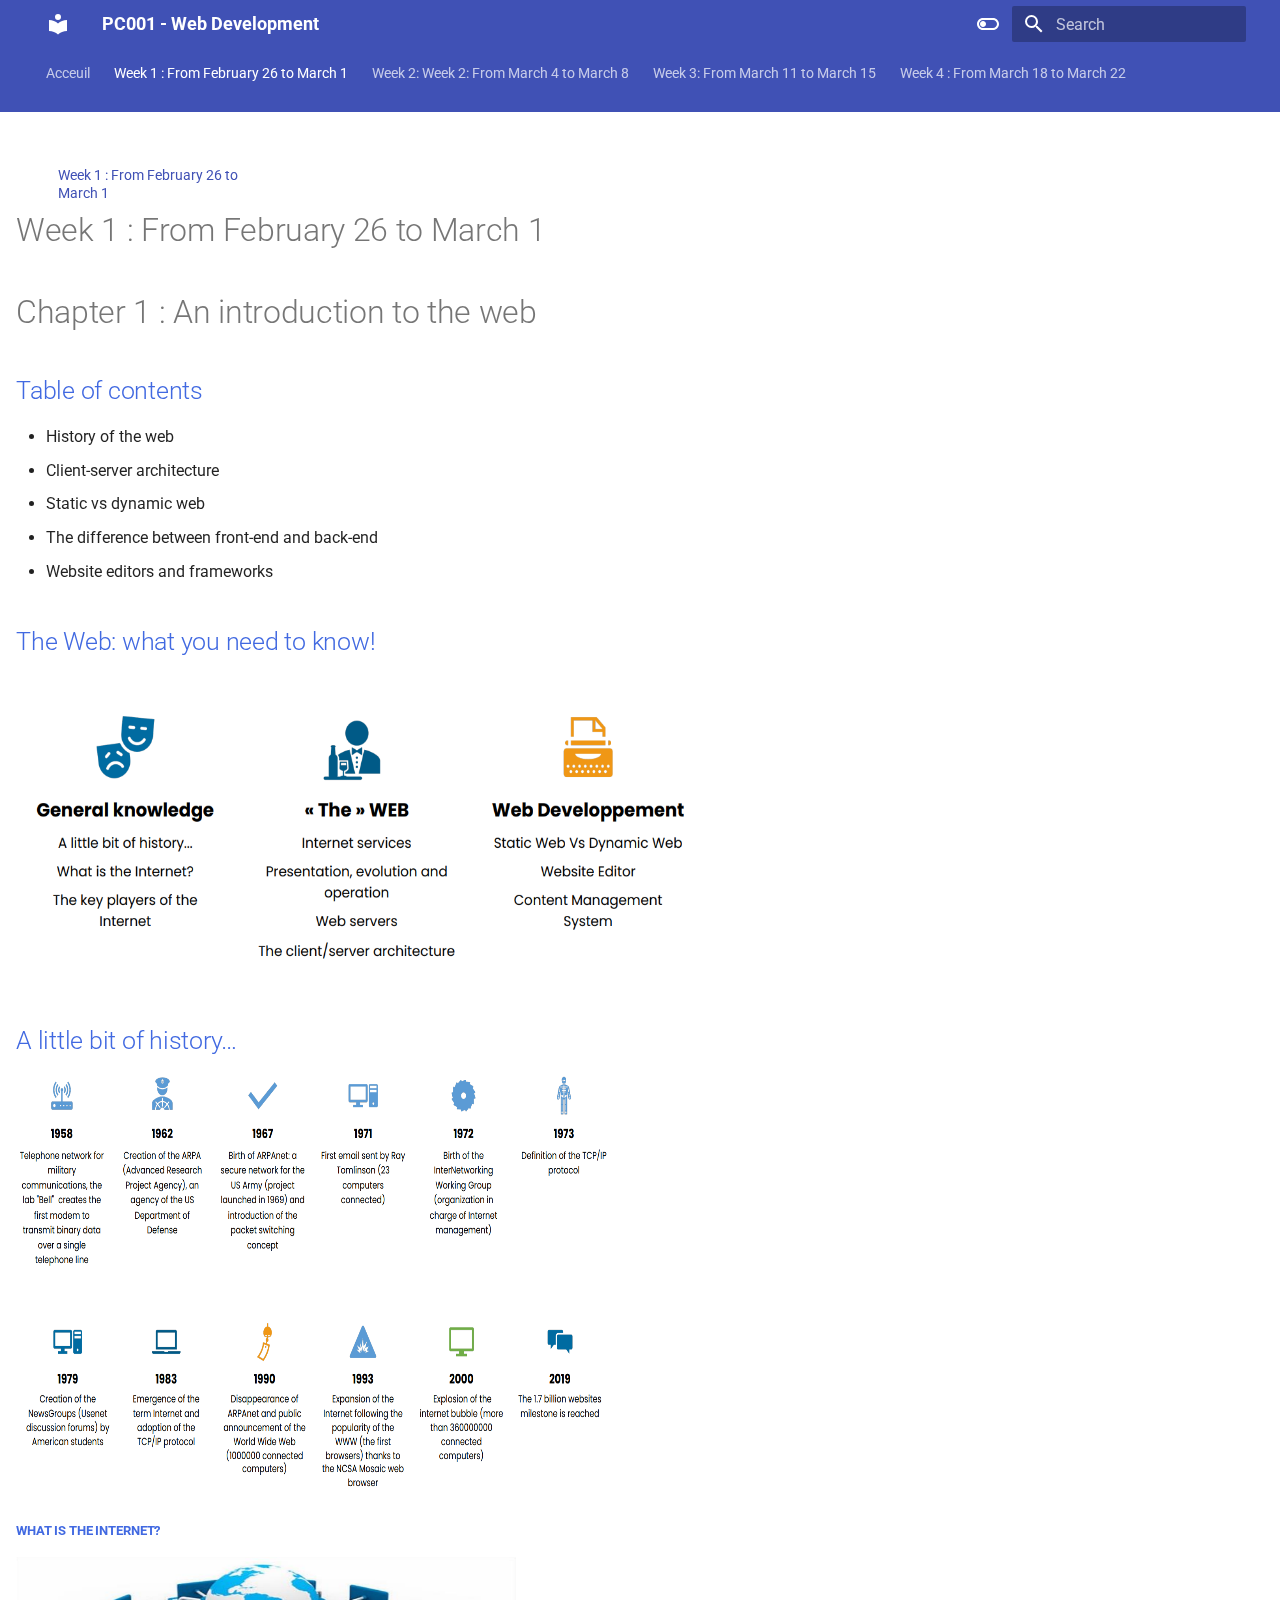
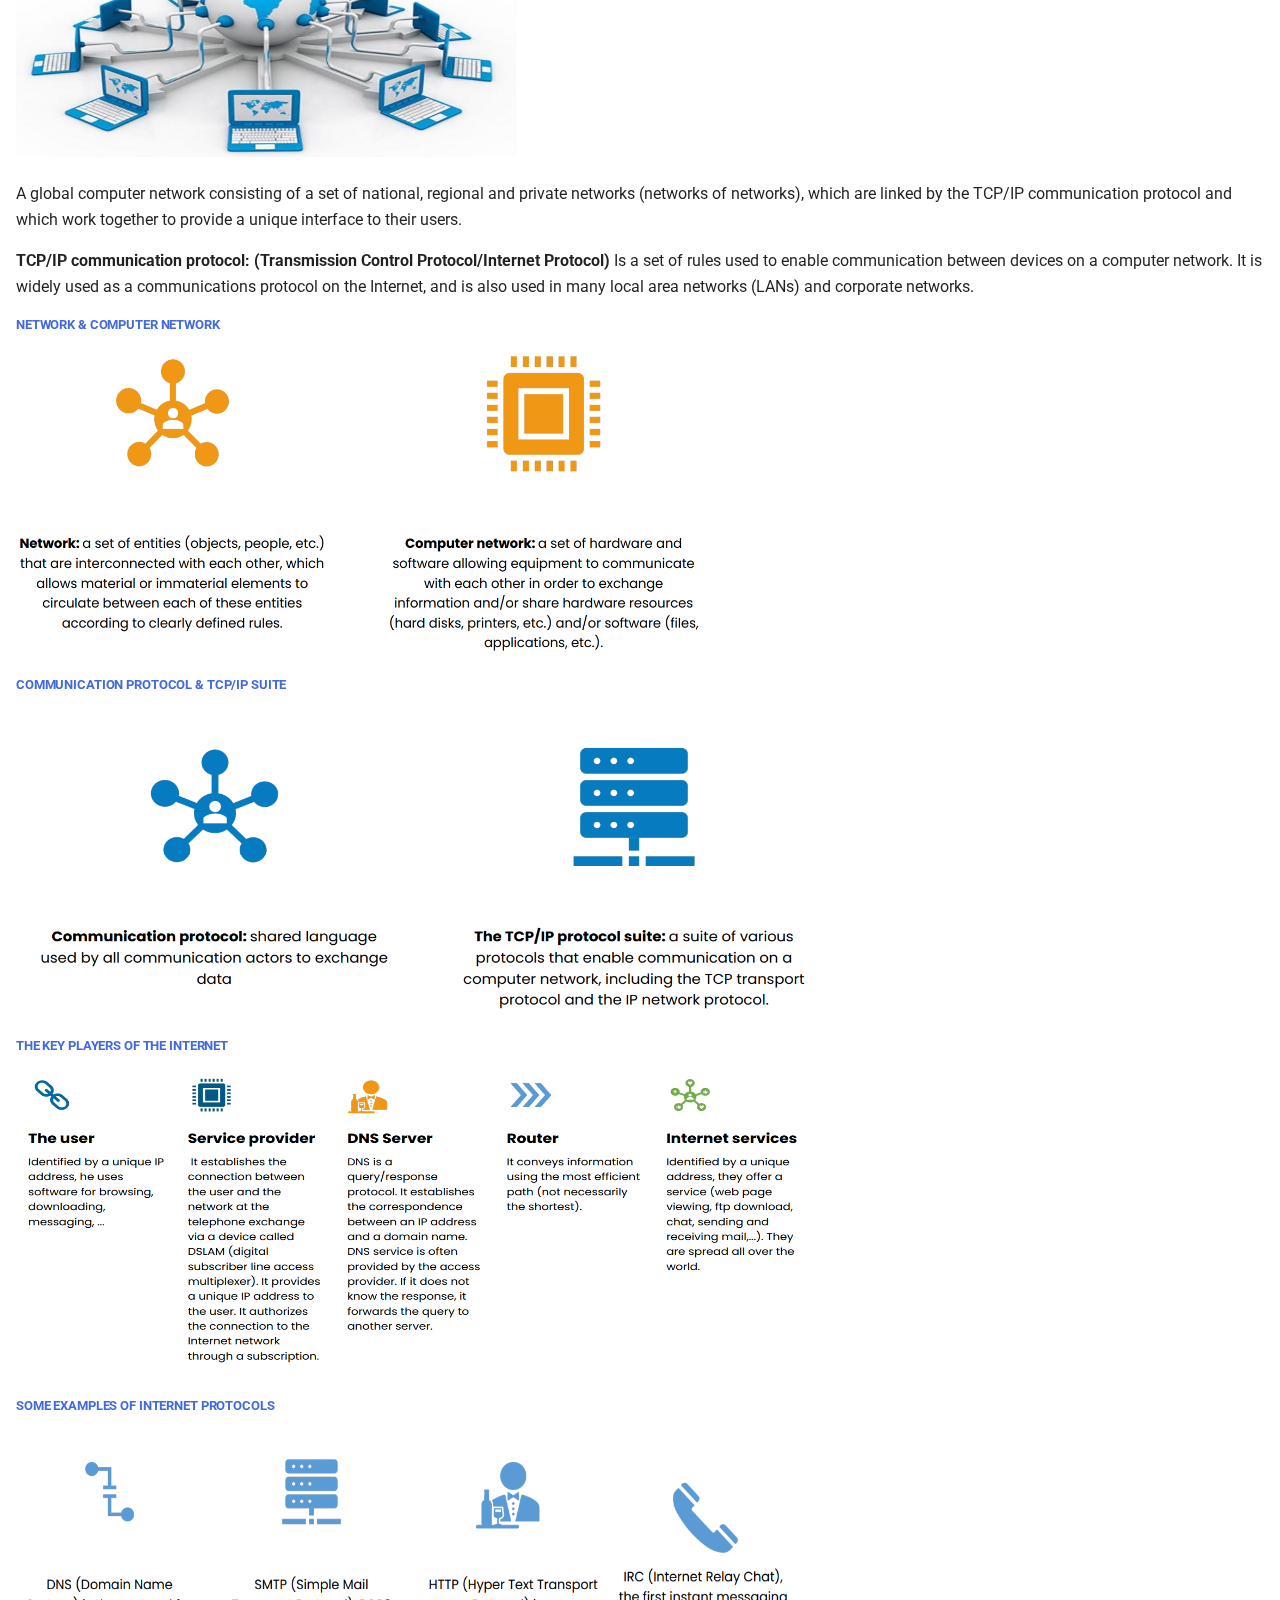
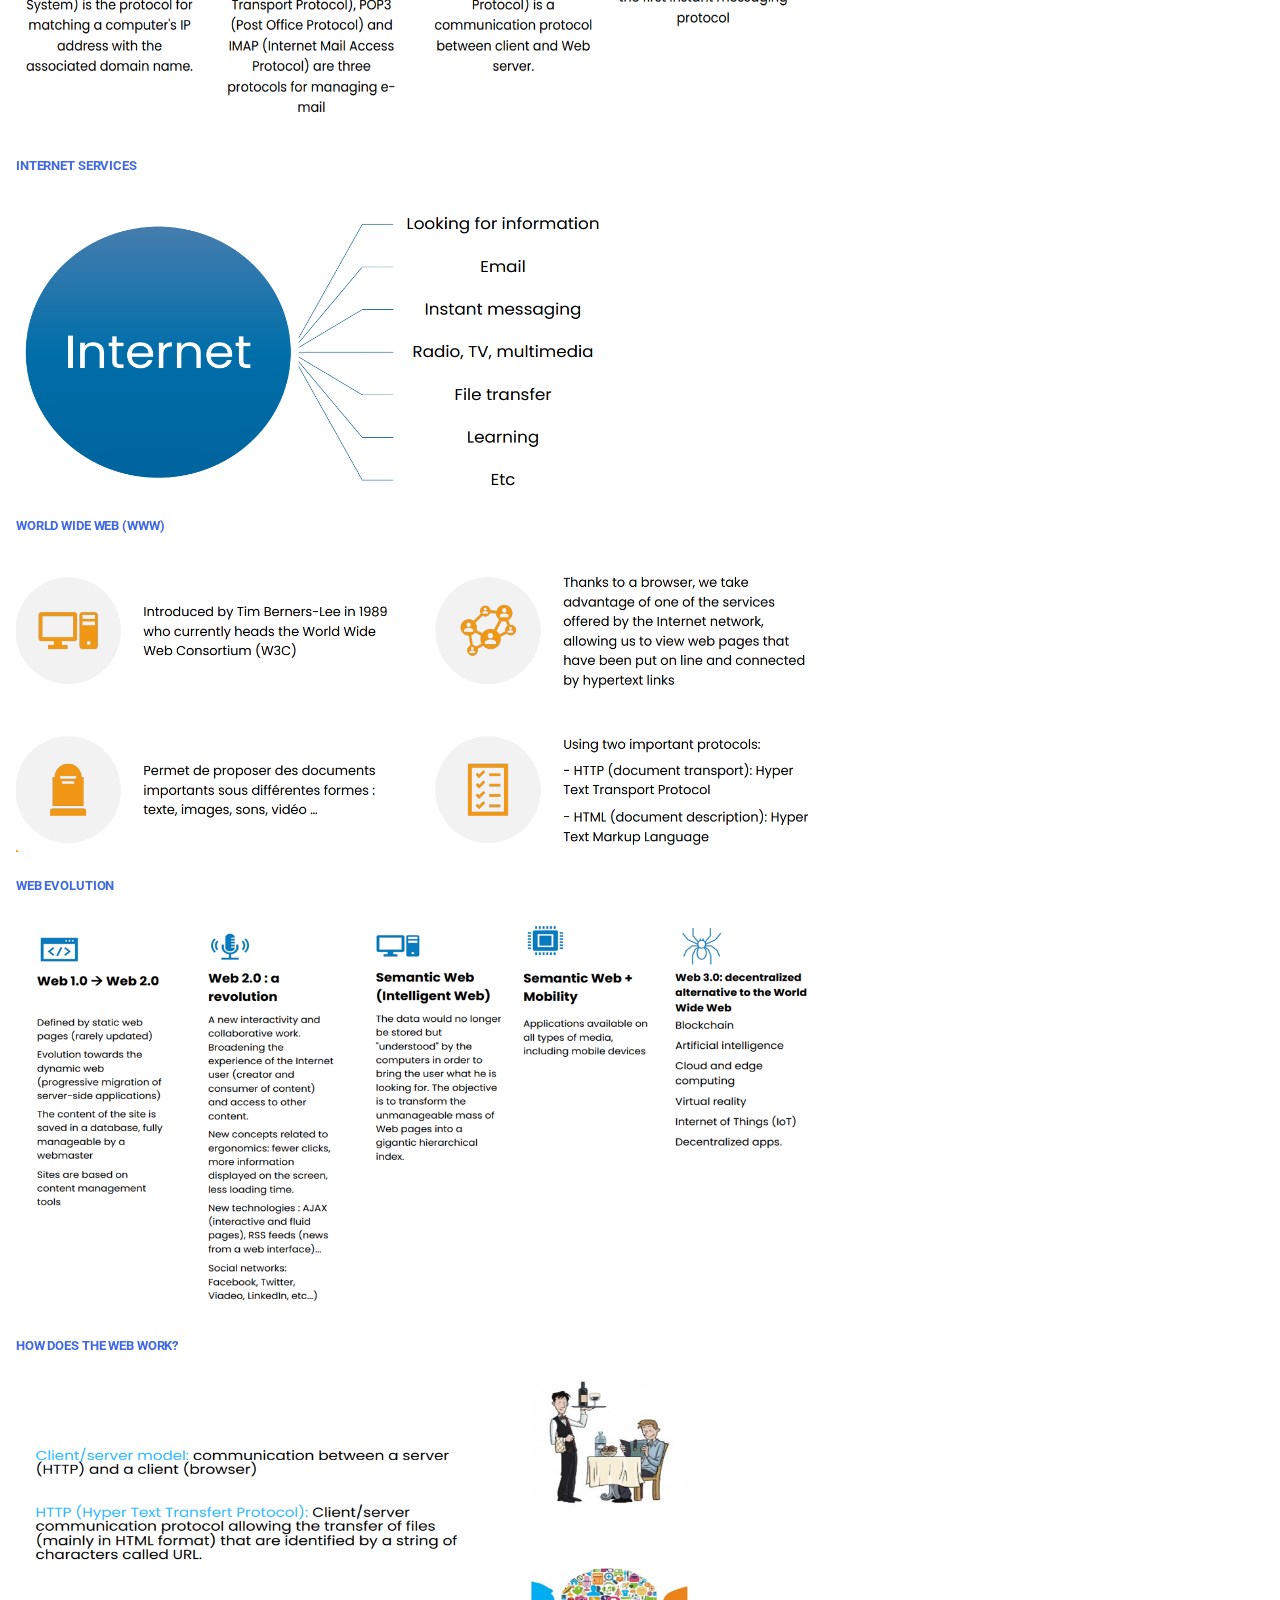
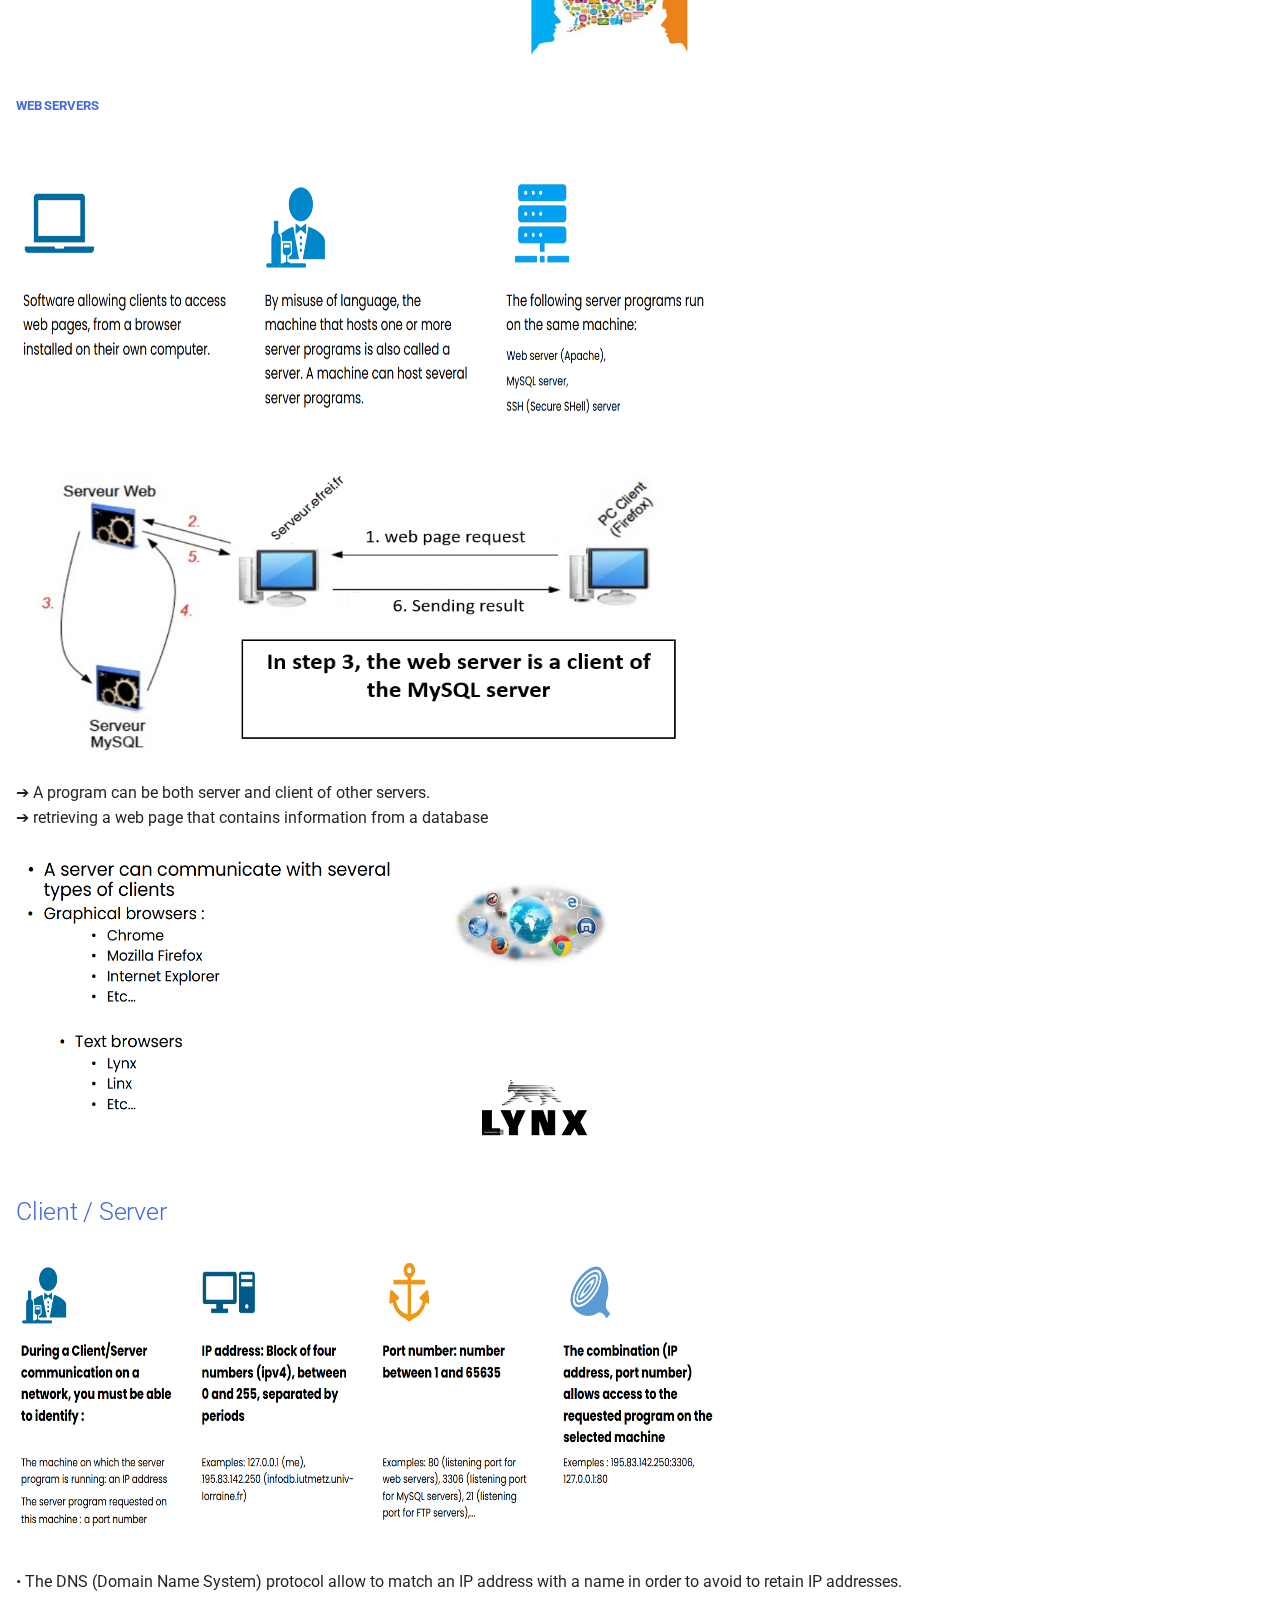
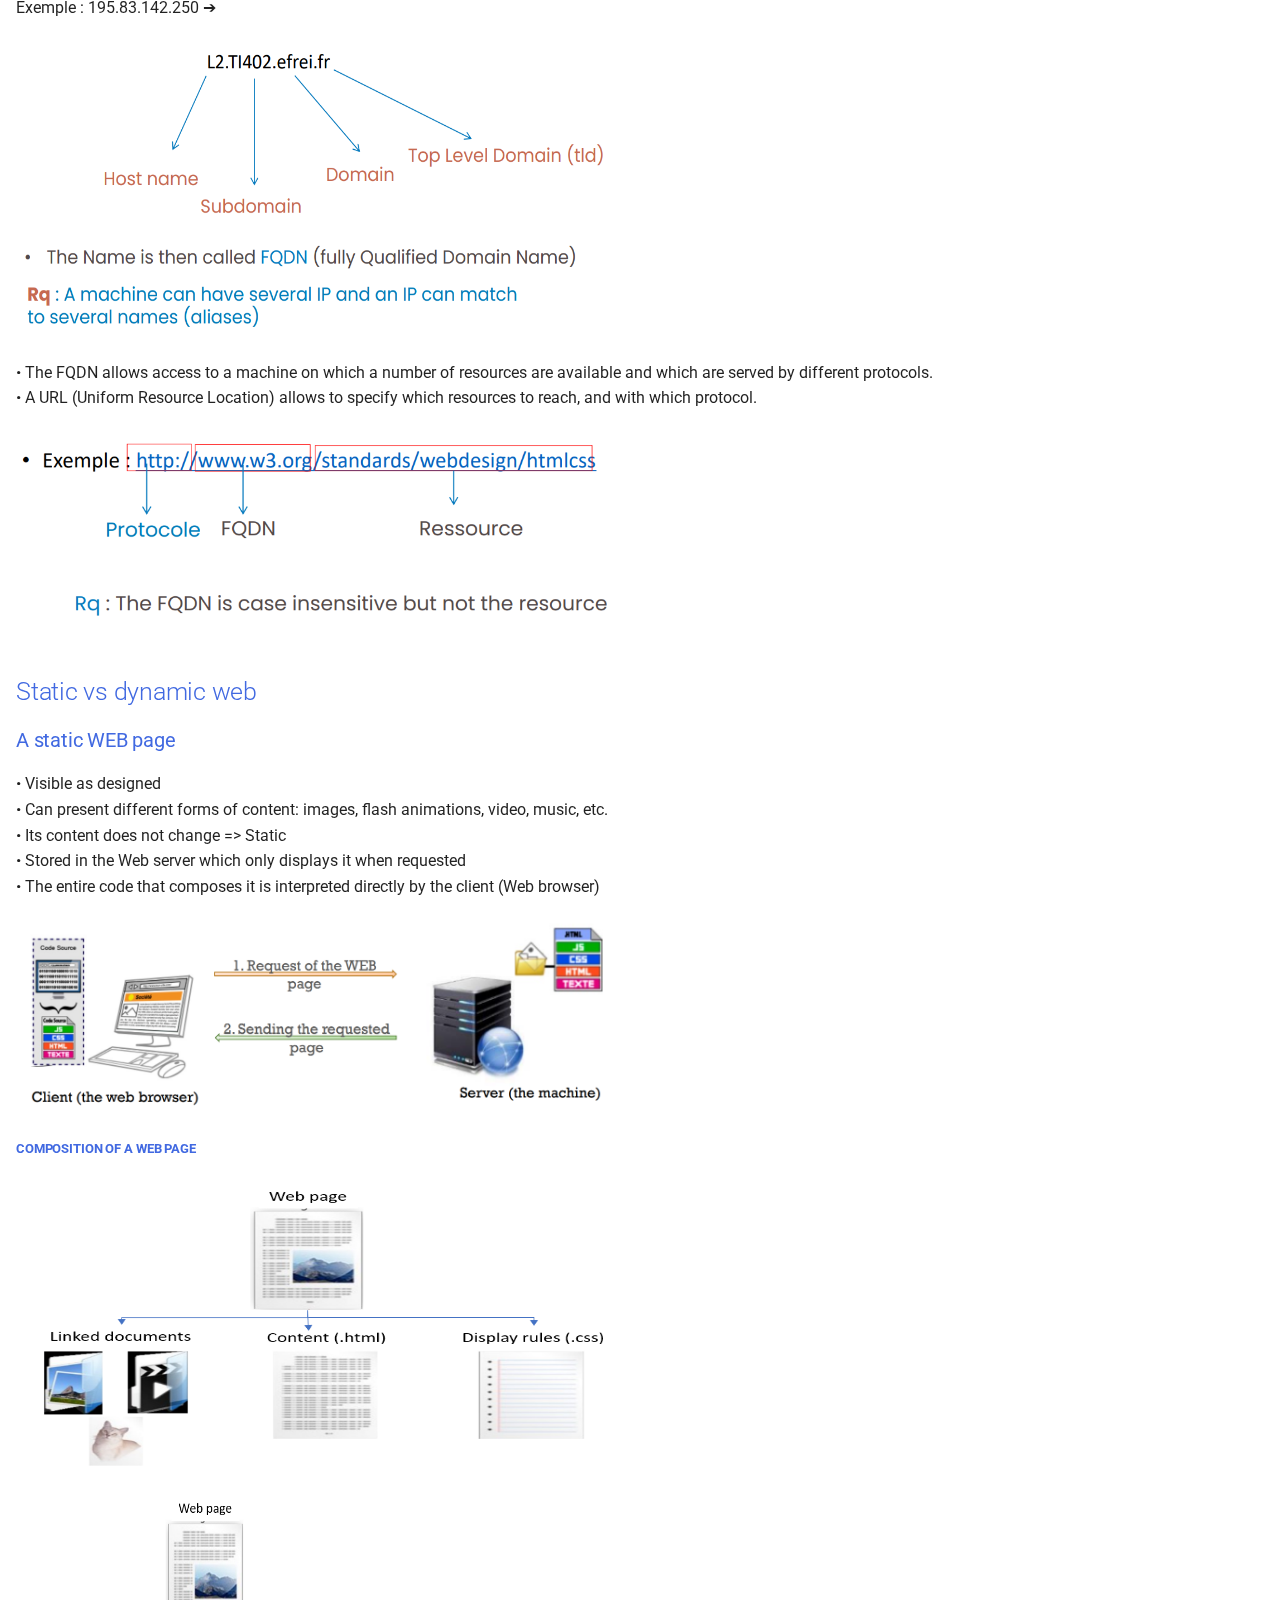
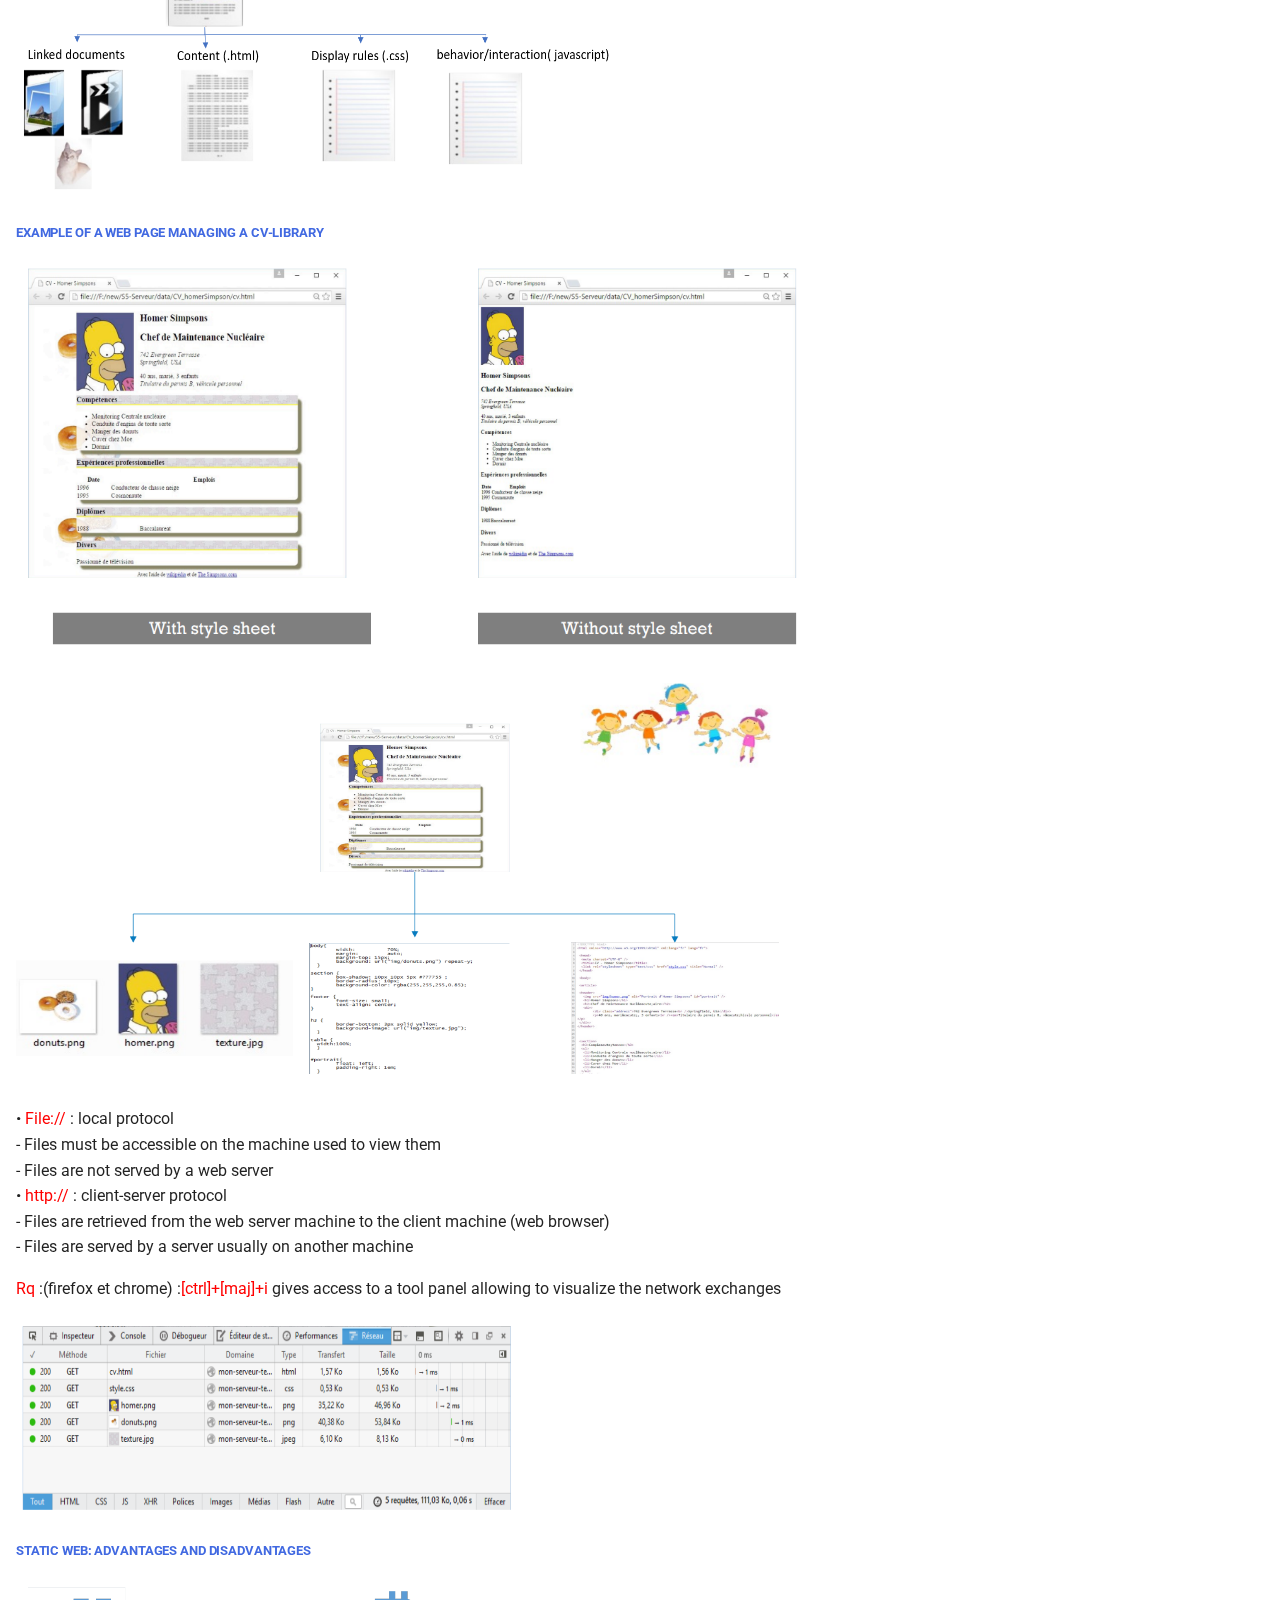
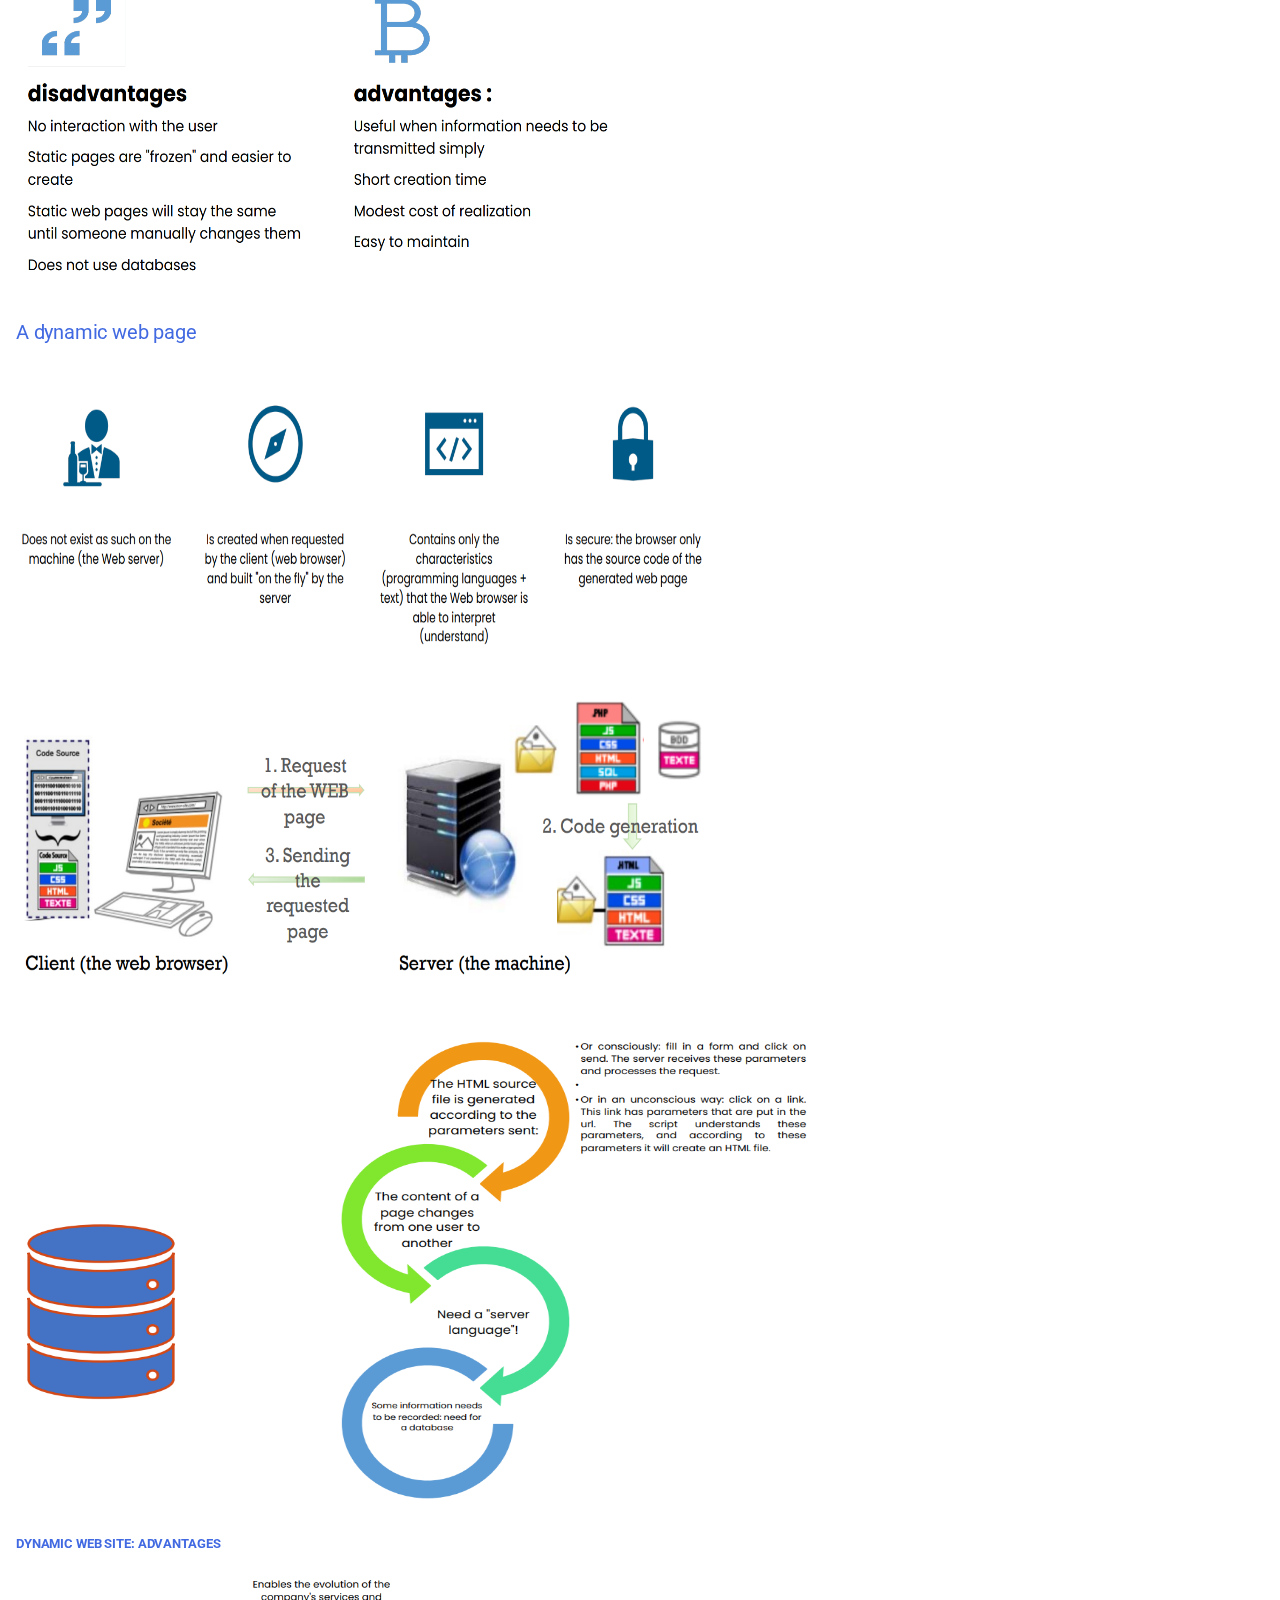
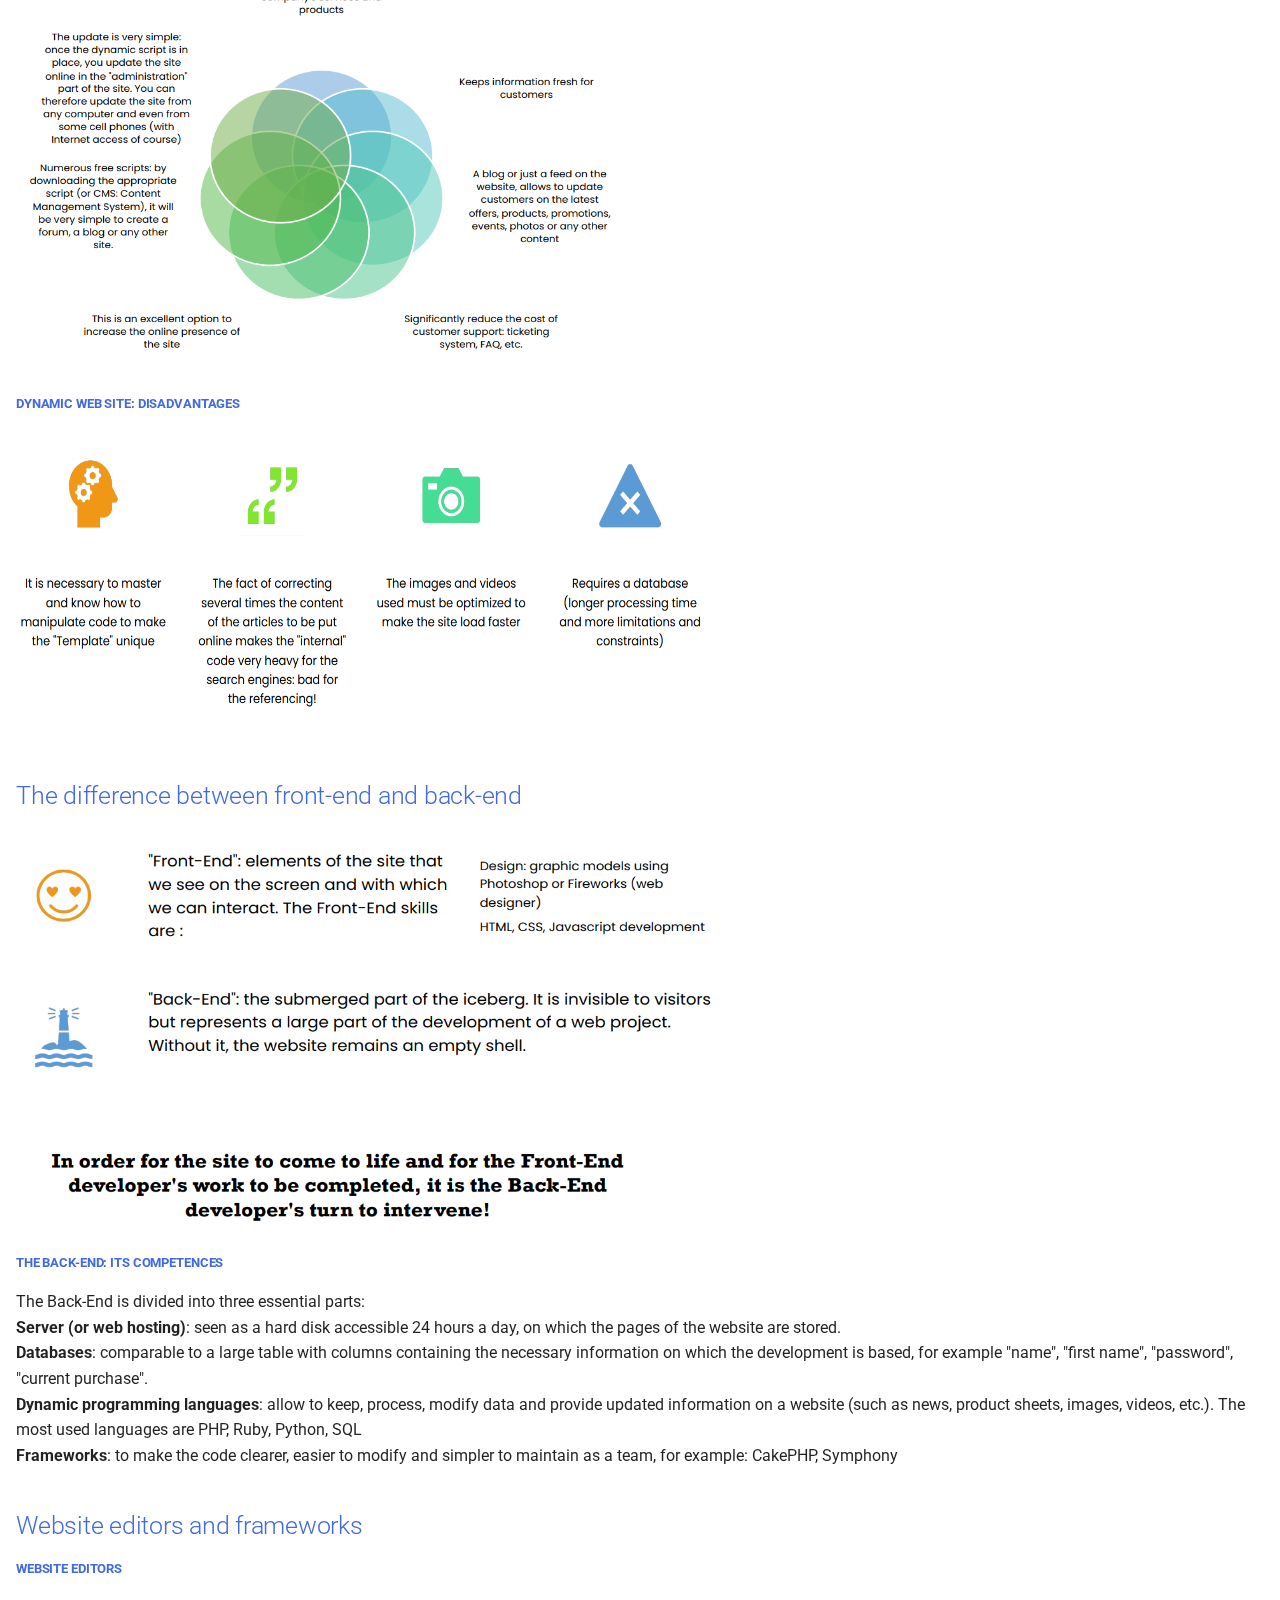
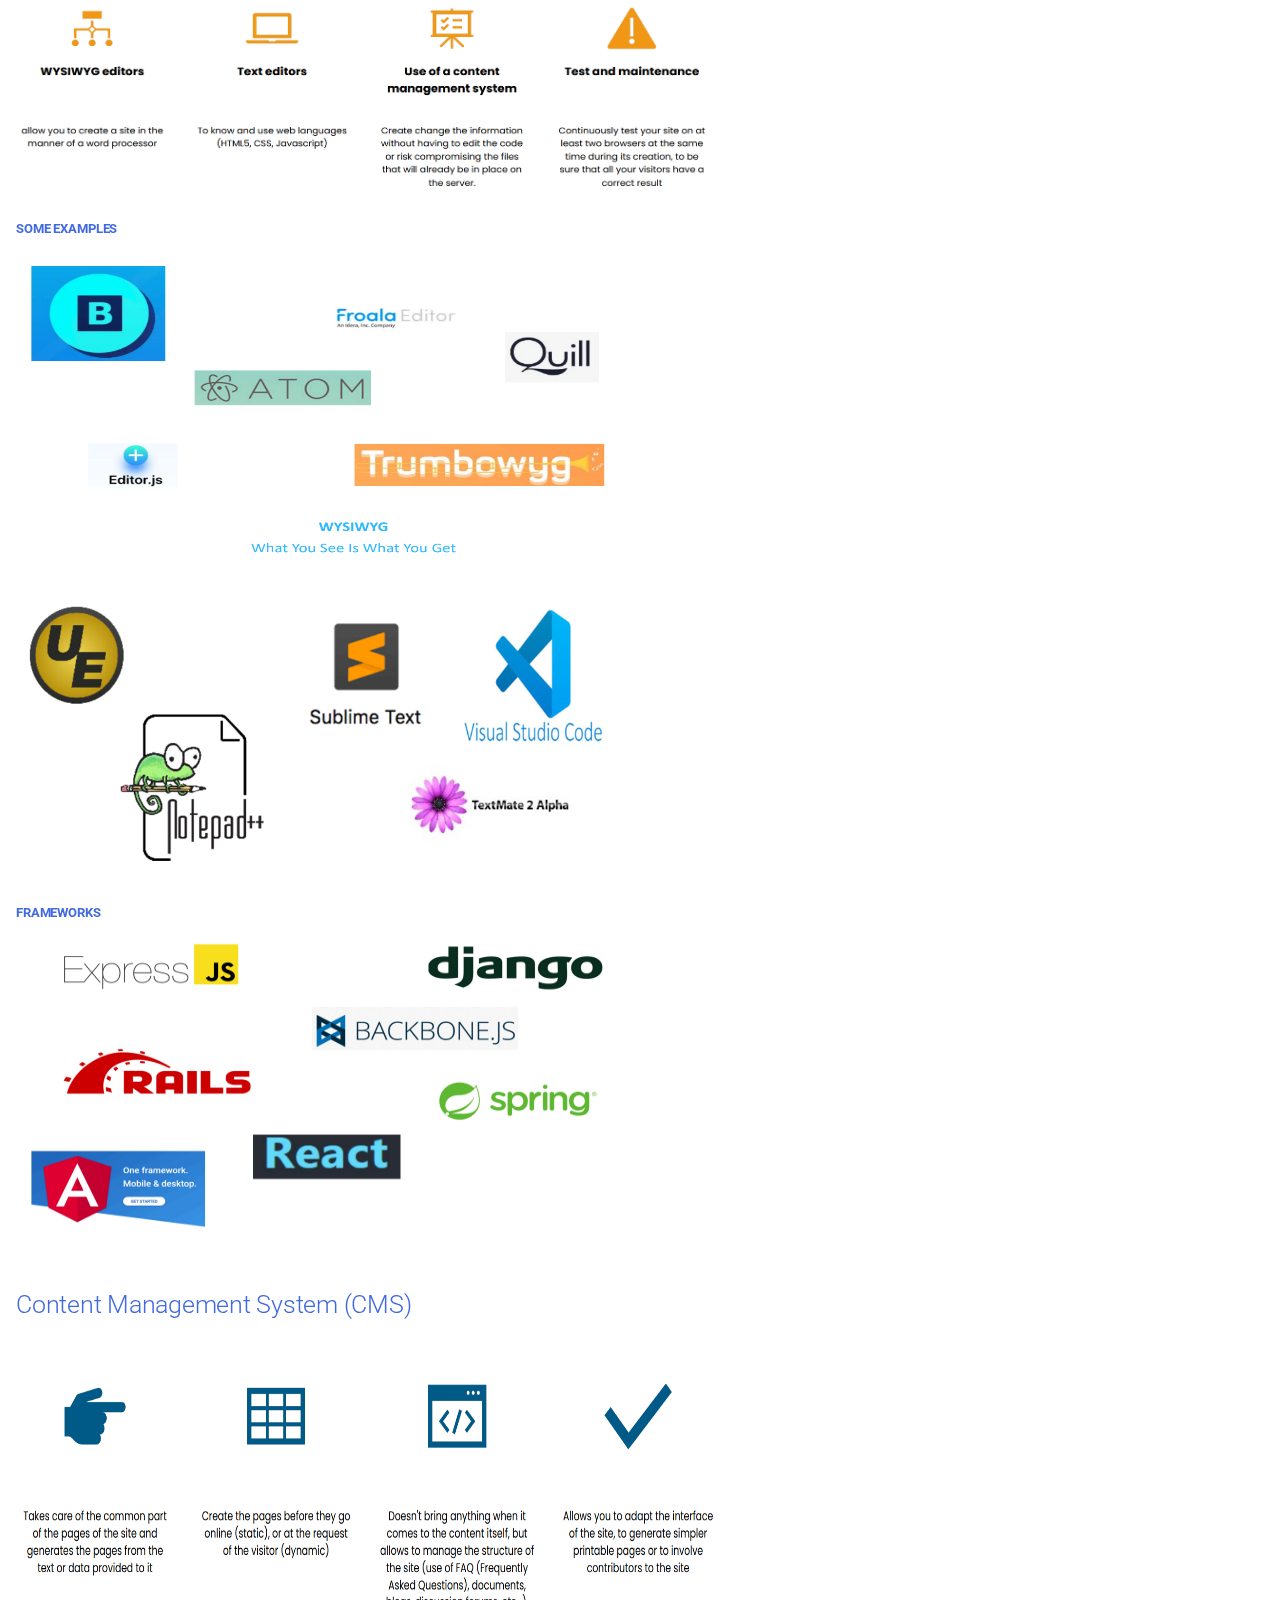
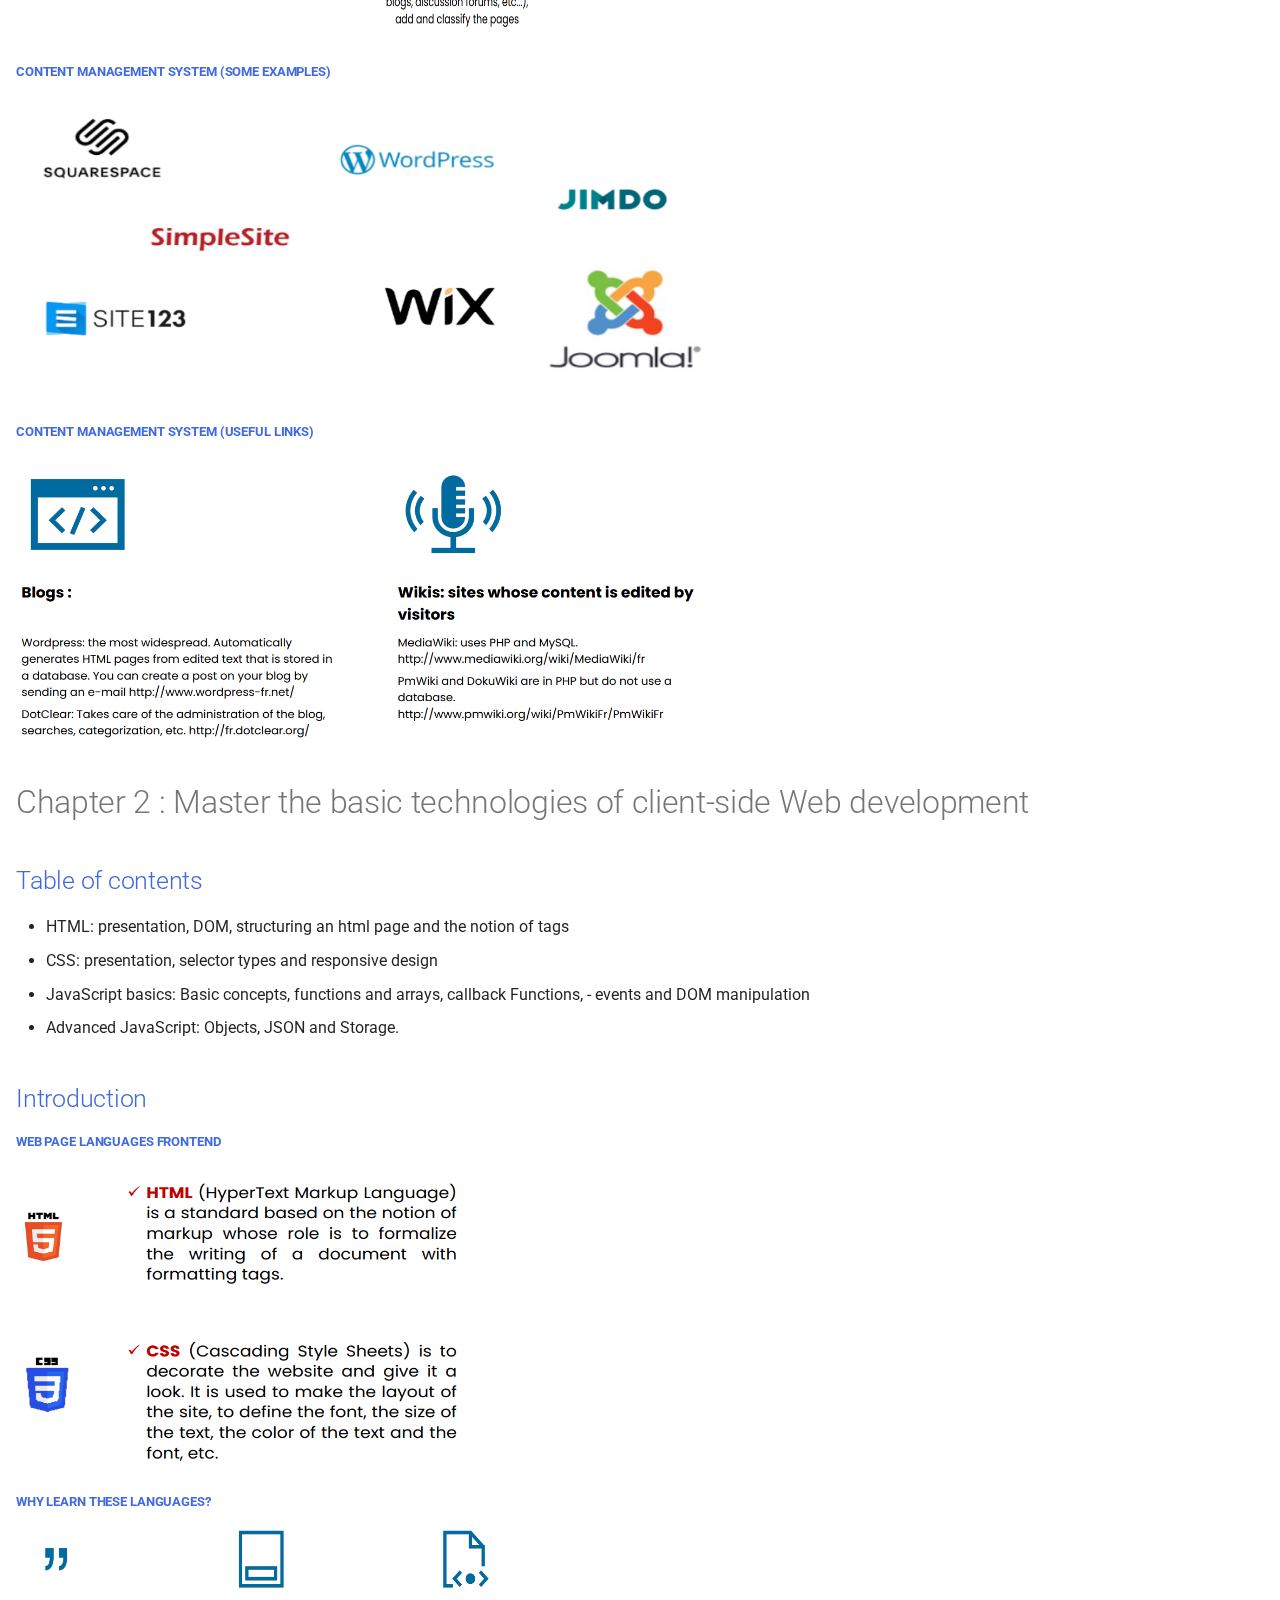
<file: Week 1/index.html>
<!doctype html>
<html lang="en" class="no-js">
  <head>
    
      <meta charset="utf-8">
      <meta name="viewport" content="width=device-width,initial-scale=1">
      
      
      
        <link rel="canonical" href="https://zouhour-guiras.github.io/Spring-School-Docs/Week%201/">
      
      
        <link rel="prev" href="../Acceuil/">
      
      
        <link rel="next" href="../Week%202/">
      
      
      <link rel="icon" href="../assets/images/favicon.png">
      <meta name="generator" content="mkdocs-1.5.3, mkdocs-material-9.5.4">
    
    
      
        <title>Week 1 : From February 26 to March 1 - PC001 - Web Development</title>
      
    
    
      <link rel="stylesheet" href="../assets/stylesheets/main.50c56a3b.min.css">
      
        
        <link rel="stylesheet" href="../assets/stylesheets/palette.06af60db.min.css">
      
      


    
    
      
    
    
      
        
        
        <link rel="preconnect" href="https://fonts.gstatic.com" crossorigin>
        <link rel="stylesheet" href="https://fonts.googleapis.com/css?family=Roboto:300,300i,400,400i,700,700i%7CRoboto+Mono:400,400i,700,700i&display=fallback">
        <style>:root{--md-text-font:"Roboto";--md-code-font:"Roboto Mono"}</style>
      
    
    
    <script>__md_scope=new URL("..",location),__md_hash=e=>[...e].reduce((e,_)=>(e<<5)-e+_.charCodeAt(0),0),__md_get=(e,_=localStorage,t=__md_scope)=>JSON.parse(_.getItem(t.pathname+"."+e)),__md_set=(e,_,t=localStorage,a=__md_scope)=>{try{t.setItem(a.pathname+"."+e,JSON.stringify(_))}catch(e){}}</script>
    
      

    
    
    
  </head>
  
  
    
    
      
    
    
    
    
    <body dir="ltr" data-md-color-scheme="default" data-md-color-primary="Royalblueue" data-md-color-accent="purple">
  
    
    <input class="md-toggle" data-md-toggle="drawer" type="checkbox" id="__drawer" autocomplete="off">
    <input class="md-toggle" data-md-toggle="search" type="checkbox" id="__search" autocomplete="off">
    <label class="md-overlay" for="__drawer"></label>
    <div data-md-component="skip">
      
        
        <a href="#week-1-from-february-26-to-march-1" class="md-skip">
          Skip to content
        </a>
      
    </div>
    <div data-md-component="announce">
      
    </div>
    
    
      

<header class="md-header" data-md-component="header">
  <nav class="md-header__inner md-grid" aria-label="Header">
    <a href=".." title="PC001 - Web Development" class="md-header__button md-logo" aria-label="PC001 - Web Development" data-md-component="logo">
      
  
  <svg xmlns="http://www.w3.org/2000/svg" viewBox="0 0 24 24"><path d="M12 8a3 3 0 0 0 3-3 3 3 0 0 0-3-3 3 3 0 0 0-3 3 3 3 0 0 0 3 3m0 3.54C9.64 9.35 6.5 8 3 8v11c3.5 0 6.64 1.35 9 3.54 2.36-2.19 5.5-3.54 9-3.54V8c-3.5 0-6.64 1.35-9 3.54Z"/></svg>

    </a>
    <label class="md-header__button md-icon" for="__drawer">
      
      <svg xmlns="http://www.w3.org/2000/svg" viewBox="0 0 24 24"><path d="M3 6h18v2H3V6m0 5h18v2H3v-2m0 5h18v2H3v-2Z"/></svg>
    </label>
    <div class="md-header__title" data-md-component="header-title">
      <div class="md-header__ellipsis">
        <div class="md-header__topic">
          <span class="md-ellipsis">
            PC001 - Web Development
          </span>
        </div>
        <div class="md-header__topic" data-md-component="header-topic">
          <span class="md-ellipsis">
            
              Week 1 : From February 26 to March 1
            
          </span>
        </div>
      </div>
    </div>
    
      
        <form class="md-header__option" data-md-component="palette">
  
    
    
    
    <input class="md-option" data-md-color-media="" data-md-color-scheme="default" data-md-color-primary="Royalblueue" data-md-color-accent="purple"  aria-label="Switch to dark mode"  type="radio" name="__palette" id="__palette_0">
    
      <label class="md-header__button md-icon" title="Switch to dark mode" for="__palette_1" hidden>
        <svg xmlns="http://www.w3.org/2000/svg" viewBox="0 0 24 24"><path d="M17 6H7c-3.31 0-6 2.69-6 6s2.69 6 6 6h10c3.31 0 6-2.69 6-6s-2.69-6-6-6zm0 10H7c-2.21 0-4-1.79-4-4s1.79-4 4-4h10c2.21 0 4 1.79 4 4s-1.79 4-4 4zM7 9c-1.66 0-3 1.34-3 3s1.34 3 3 3 3-1.34 3-3-1.34-3-3-3z"/></svg>
      </label>
    
  
    
    
    
    <input class="md-option" data-md-color-media="" data-md-color-scheme="slate" data-md-color-primary="Royalblue" data-md-color-accent="lime"  aria-label="Switch to light mode"  type="radio" name="__palette" id="__palette_1">
    
      <label class="md-header__button md-icon" title="Switch to light mode" for="__palette_0" hidden>
        <svg xmlns="http://www.w3.org/2000/svg" viewBox="0 0 24 24"><path d="M17 7H7a5 5 0 0 0-5 5 5 5 0 0 0 5 5h10a5 5 0 0 0 5-5 5 5 0 0 0-5-5m0 8a3 3 0 0 1-3-3 3 3 0 0 1 3-3 3 3 0 0 1 3 3 3 3 0 0 1-3 3Z"/></svg>
      </label>
    
  
</form>
      
    
    
      <script>var media,input,key,value,palette=__md_get("__palette");if(palette&&palette.color){"(prefers-color-scheme)"===palette.color.media&&(media=matchMedia("(prefers-color-scheme: light)"),input=document.querySelector(media.matches?"[data-md-color-media='(prefers-color-scheme: light)']":"[data-md-color-media='(prefers-color-scheme: dark)']"),palette.color.media=input.getAttribute("data-md-color-media"),palette.color.scheme=input.getAttribute("data-md-color-scheme"),palette.color.primary=input.getAttribute("data-md-color-primary"),palette.color.accent=input.getAttribute("data-md-color-accent"));for([key,value]of Object.entries(palette.color))document.body.setAttribute("data-md-color-"+key,value)}</script>
    
    
    
      <label class="md-header__button md-icon" for="__search">
        
        <svg xmlns="http://www.w3.org/2000/svg" viewBox="0 0 24 24"><path d="M9.5 3A6.5 6.5 0 0 1 16 9.5c0 1.61-.59 3.09-1.56 4.23l.27.27h.79l5 5-1.5 1.5-5-5v-.79l-.27-.27A6.516 6.516 0 0 1 9.5 16 6.5 6.5 0 0 1 3 9.5 6.5 6.5 0 0 1 9.5 3m0 2C7 5 5 7 5 9.5S7 14 9.5 14 14 12 14 9.5 12 5 9.5 5Z"/></svg>
      </label>
      <div class="md-search" data-md-component="search" role="dialog">
  <label class="md-search__overlay" for="__search"></label>
  <div class="md-search__inner" role="search">
    <form class="md-search__form" name="search">
      <input type="text" class="md-search__input" name="query" aria-label="Search" placeholder="Search" autocapitalize="off" autocorrect="off" autocomplete="off" spellcheck="false" data-md-component="search-query" required>
      <label class="md-search__icon md-icon" for="__search">
        
        <svg xmlns="http://www.w3.org/2000/svg" viewBox="0 0 24 24"><path d="M9.5 3A6.5 6.5 0 0 1 16 9.5c0 1.61-.59 3.09-1.56 4.23l.27.27h.79l5 5-1.5 1.5-5-5v-.79l-.27-.27A6.516 6.516 0 0 1 9.5 16 6.5 6.5 0 0 1 3 9.5 6.5 6.5 0 0 1 9.5 3m0 2C7 5 5 7 5 9.5S7 14 9.5 14 14 12 14 9.5 12 5 9.5 5Z"/></svg>
        
        <svg xmlns="http://www.w3.org/2000/svg" viewBox="0 0 24 24"><path d="M20 11v2H8l5.5 5.5-1.42 1.42L4.16 12l7.92-7.92L13.5 5.5 8 11h12Z"/></svg>
      </label>
      <nav class="md-search__options" aria-label="Search">
        
        <button type="reset" class="md-search__icon md-icon" title="Clear" aria-label="Clear" tabindex="-1">
          
          <svg xmlns="http://www.w3.org/2000/svg" viewBox="0 0 24 24"><path d="M19 6.41 17.59 5 12 10.59 6.41 5 5 6.41 10.59 12 5 17.59 6.41 19 12 13.41 17.59 19 19 17.59 13.41 12 19 6.41Z"/></svg>
        </button>
      </nav>
      
        <div class="md-search__suggest" data-md-component="search-suggest"></div>
      
    </form>
    <div class="md-search__output">
      <div class="md-search__scrollwrap" data-md-scrollfix>
        <div class="md-search-result" data-md-component="search-result">
          <div class="md-search-result__meta">
            Initializing search
          </div>
          <ol class="md-search-result__list" role="presentation"></ol>
        </div>
      </div>
    </div>
  </div>
</div>
    
    
  </nav>
  
</header>
    
    <div class="md-container" data-md-component="container">
      
      
        
          
            
<nav class="md-tabs" aria-label="Tabs" data-md-component="tabs">
  <div class="md-grid">
    <ul class="md-tabs__list">
      
        
  
  
  
    <li class="md-tabs__item">
      <a href="../Acceuil/" class="md-tabs__link">
        
  
    
  
  Acceuil

      </a>
    </li>
  

      
        
  
  
    
  
  
    <li class="md-tabs__item md-tabs__item--active">
      <a href="./" class="md-tabs__link">
        
  
    
  
  Week 1 : From February 26 to March 1

      </a>
    </li>
  

      
        
  
  
  
    <li class="md-tabs__item">
      <a href="../Week%202/" class="md-tabs__link">
        
  
    
  
  Week 2: Week 2: From March 4 to March 8

      </a>
    </li>
  

      
        
  
  
  
    <li class="md-tabs__item">
      <a href="../Week%203/" class="md-tabs__link">
        
  
    
  
  Week 3: From March 11 to March 15

      </a>
    </li>
  

      
        
  
  
  
    <li class="md-tabs__item">
      <a href="../Week%204/" class="md-tabs__link">
        
  
    
  
  Week 4 : From March 18 to March 22 </div>

      </a>
    </li>
  

      
    </ul>
  </div>
</nav>
          
        
      
      <main class="md-main" data-md-component="main">
        <div class="md-main__inner md-grid">
          
            
              
              <div class="md-sidebar md-sidebar--primary" data-md-component="sidebar" data-md-type="navigation" >
                <div class="md-sidebar__scrollwrap">
                  <div class="md-sidebar__inner">
                    


  


  

<nav class="md-nav md-nav--primary md-nav--lifted md-nav--integrated" aria-label="Navigation" data-md-level="0">
  <label class="md-nav__title" for="__drawer">
    <a href=".." title="PC001 - Web Development" class="md-nav__button md-logo" aria-label="PC001 - Web Development" data-md-component="logo">
      
  
  <svg xmlns="http://www.w3.org/2000/svg" viewBox="0 0 24 24"><path d="M12 8a3 3 0 0 0 3-3 3 3 0 0 0-3-3 3 3 0 0 0-3 3 3 3 0 0 0 3 3m0 3.54C9.64 9.35 6.5 8 3 8v11c3.5 0 6.64 1.35 9 3.54 2.36-2.19 5.5-3.54 9-3.54V8c-3.5 0-6.64 1.35-9 3.54Z"/></svg>

    </a>
    PC001 - Web Development
  </label>
  
  <ul class="md-nav__list" data-md-scrollfix>
    
      
      
  
  
  
  
    <li class="md-nav__item">
      <a href="../Acceuil/" class="md-nav__link">
        
  
  <span class="md-ellipsis">
    Acceuil
  </span>
  

      </a>
    </li>
  

    
      
      
  
  
    
  
  
  
    <li class="md-nav__item md-nav__item--active">
      
      <input class="md-nav__toggle md-toggle" type="checkbox" id="__toc">
      
      
        
      
      
      <a href="./" class="md-nav__link md-nav__link--active">
        
  
  <span class="md-ellipsis">
    Week 1 : From February 26 to March 1
  </span>
  

      </a>
      
    </li>
  

    
      
      
  
  
  
  
    <li class="md-nav__item">
      <a href="../Week%202/" class="md-nav__link">
        
  
  <span class="md-ellipsis">
    Week 2: Week 2: From March 4 to March 8
  </span>
  

      </a>
    </li>
  

    
      
      
  
  
  
  
    <li class="md-nav__item">
      <a href="../Week%203/" class="md-nav__link">
        
  
  <span class="md-ellipsis">
    Week 3: From March 11 to March 15
  </span>
  

      </a>
    </li>
  

    
      
      
  
  
  
  
    <li class="md-nav__item">
      <a href="../Week%204/" class="md-nav__link">
        
  
  <span class="md-ellipsis">
    Week 4 : From March 18 to March 22 </div>
  </span>
  

      </a>
    </li>
  

    
  </ul>
</nav>
                  </div>
                </div>
              </div>
            
            
          
          
            <div class="md-content" data-md-component="content">
              <article class="md-content__inner md-typeset">
                
                  


<h1 id="week-1-from-february-26-to-march-1">Week 1 : From February 26 to March 1</h1>
<h1 id="chapter-1-an-introduction-to-the-web">Chapter 1 : An introduction to the web</h1>
<h2 id="table-of-contents"><div style="color: Royalblue;"> Table of contents </div></h2>
<ul>
<li>History of the web</li>
<li>Client-server architecture</li>
<li>Static vs dynamic web</li>
<li>The difference between front-end and back-end </li>
<li>Website editors and frameworks</li>
</ul>
<h2 id="the-web-what-you-need-to-know"><div style="color: Royalblue;"> The Web: what you need to know! </div></h2>
<p><img alt="what you need to know!" centered-image_="centered-image&quot;" src="../What_you_need_to_know.png" style="width:700px;height:300px;:class=" /></p>
<h2 id="a-little-bit-of-history"><div style="color: Royalblue;"> A little bit of history… </div></h2>
<p><img alt="A little bit of history" src="../little_history.png" style="width:600px;height:200px;" /></p>
<p><img alt="A little bit of history" src="../history2.png" style="width:600px;height:200px;" /></p>
<h5 id="what-is-the-internet"><div style="color: Royalblue;"> What is the Internet? </div></h5>
<p><img alt="Internet" src="../Internet.png" style="width:500px;height:200px;" /></p>
<p>A global computer network consisting of a set of national, regional and private networks (networks of networks), which are linked by the TCP/IP communication protocol and which work together to provide a unique interface to their users.</p>
<p><strong>TCP/IP communication protocol:</strong> 
<strong>(Transmission Control Protocol/Internet Protocol)</strong>
Is a set of rules used to enable communication between devices on a computer network. It is widely used as a communications protocol on the Internet, and is also used in many local area networks (LANs) and corporate networks.</p>
<h5 id="network-computer-network"><div style="color: Royalblue;"> Network &amp; Computer network </div></h5>
<p><img alt="network_computer" src="../network_computer.png" style="width:700px;height:300px;" /></p>
<h5 id="communication-protocol-tcpip-suite"><div style="color: Royalblue;"> Communication protocol &amp; TCP/IP suite </div></h5>
<p><img alt="communication_protocol" src="../communication_protocol.png" style="width:800px;height:300px;" /></p>
<h5 id="the-key-players-of-the-internet"><div style="color: Royalblue;"> The key players of the Internet </div></h5>
<p><img alt="key_players" src="../key_players.png" style="width:800px;height:300px;" /></p>
<h5 id="some-examples-of-internet-protocols"><div style="color: Royalblue;"> Some examples of Internet protocols </div></h5>
<p><img alt="example_protocols" src="../example_protocols.png" style="width:800px;height:300px;" /></p>
<h5 id="internet-services"><div style="color: Royalblue;"> Internet services </div></h5>
<p><img alt="internet_service" src="../internet_service.png" style="width:600px;height:300px;" /></p>
<h5 id="world-wide-web-www"><div style="color: Royalblue;"> World Wide Web (WWW) </div></h5>
<p><img alt="WWW" src="../WWW.png" style="width:800px;height:300px;" /></p>
<h5 id="web-evolution"><div style="color: Royalblue;"> Web evolution </div></h5>
<p><img alt="Web_evolution" src="../web_evolution.png" style="width:800px;height:400px;" /></p>
<h5 id="how-does-the-web-work"><div style="color: Royalblue;"> How does the Web work? </div></h5>
<p><img alt="Web_Work" src="../Web_Work.png" style="width:700px;height:300px;" /></p>
<h5 id="web-servers"><div style="color: Royalblue;"> Web servers </div></h5>
<p><img alt="Web_service" src="../Web_service.png" style="width:700px;height:300px;" /></p>
<p><img alt="Web_server_2" src="../web_server_2.png" style="width:700px;height:300px;" /></p>
<p>➔ A program can be both server and client of other servers.<br>
➔ retrieving a web page that contains information from a database <br></p>
<p><img alt="Web_server3" src="../web_server3.png" style="width:600px;height:300px;" /></p>
<h2 id="client-server"><div style="color: Royalblue;"> Client / Server </div></h2>
<p><img alt="Client_Server" src="../Client_Server.png" style="width:700px;height:300px;" /></p>
<p>• The DNS (Domain Name System) protocol allow to match an IP address with a name in order to avoid to retain IP addresses.<br>
Exemple : 195.83.142.250 ➔</p>
<p><img alt="DNS" src="../DNS.png" style="width:600px;height:300px;" /></p>
<p>• The FQDN allows access to a machine on which a number of resources
are available and which are served by different protocols.<br>
• A URL (Uniform Resource Location) allows to specify which resources
to reach, and with which protocol.</p>
<p><img alt="Client_Server2.png" src="../Client_Server2.png" style="width:600px;height:200px;" /></p>
<h2 id="static-vs-dynamic-web"><div style="color: Royalblue;"> Static vs dynamic web </div></h2>
<h3 id="a-static-web-page"><div style="color: Royalblue;"> A static WEB page </div></h3>
<p>• Visible as designed<br>
• Can present different forms of content: images, flash animations, video, music, etc.<br>
• Its content does not change =&gt; Static <br>
• Stored in the Web server which only displays it when requested <br>
• The entire code that composes it is interpreted directly by the client (Web
browser) <br></p>
<p><img alt="Static_Web" src="../Static_Web.png" style="width:600px;height:200px;" /></p>
<h5 id="composition-of-a-web-page"><div style="color: Royalblue;"> Composition of a web page </div></h5>
<p><img alt="page_content" src="../page_content.png" style="width:600px;height:300px;" /></p>
<p><img alt="Web_page_js" src="../Web_page_js.png" style="width:600px;height:300px;" /></p>
<h5 id="example-of-a-web-page-managing-a-cv-library"><div style="color: Royalblue;"> Example of a web page managing a CV-library </div></h5>
<p><img alt="CV_sympsons" src="../CV_sympsons.png" style="width:800px;height:400px;" /></p>
<p><img alt="Example_CV" src="../Example_CV.png" style="width:800px;height:400px;" /></p>
<p>• <span style="color:red;"> File:// </span> : local protocol <br>
             - Files must be accessible on the machine used to view them <br>
             - Files are not served by a web server <br>
• <span style="color:red;"> http:// </span>: client-server protocol <br>
             - Files are retrieved from the web server machine to the client
machine (web browser) <br>
             - Files are served by a server usually on another machine <br></p>
<p><span style="color:red;"> Rq </span> :(firefox et chrome) :<span style="color:red;">[ctrl]+[maj]+i </span> gives access to a tool panel allowing
to visualize the network exchanges</p>
<p><img alt="tool_panel" src="../tool_panel.png" style="width:500px;height:200px;" /></p>
<h5 id="static-web-advantages-and-disadvantages"><div style="color: Royalblue;"> Static Web: advantages and disadvantages</div></h5>
<p><img alt="avantage_desavantage_static_web" src="../avantage_desavantage_static_web.png" style="width:600px;height:300px;" /></p>
<h3 id="a-dynamic-web-page"><div style="color: Royalblue;"> A dynamic web page </div></h3>
<p><img alt="dynamic_page" src="../dynamic_page.png" style="width:700px;height:300px;" /></p>
<p><img alt="Dynamic_web_2" src="../Dynamic_web_2.png" style="width:700px;height:300px;" /></p>
<p><img alt="dynamic_web_3" src="../dynamic_web_3.png" style="width:800px;height:500px;" /></p>
<h5 id="dynamic-web-site-advantages"><div style="color: Royalblue;"> Dynamic Web site: advantages </div></h5>
<p><img alt="Avantage_dynamic_web" src="../Avantage_dynamic_web.png" style="width:600px;height:400px;" /></p>
<h5 id="dynamic-web-site-disadvantages"><div style="color: Royalblue;"> Dynamic Web site: disadvantages </div></h5>
<p><img alt="disavantage_dynamic_web" src="../disavantage_dynamic_web.png" style="width:700px;height:300px;" /></p>
<h2 id="the-difference-between-front-end-and-back-end"><div style="color: Royalblue;"> The difference between front-end and back-end </div></h2>
<p><img alt="FrontEnd_Backend" src="../FrontEnd_Backend.png" style="width:700px;height:400px;" /></p>
<h5 id="the-back-end-its-competences"><div style="color: Royalblue;"> The Back-end: its competences </div></h5>
<p>The Back-End is divided into three essential parts: <br>
<strong>Server (or web hosting)</strong>: seen as a hard disk accessible 24 hours a day, on which the pages of the website are stored.<br>
<strong>Databases</strong>: comparable to a large table with columns containing the necessary
information on which the development is based, for example "name", "first name",
"password", "current purchase".<br>
<strong>Dynamic programming languages</strong>: allow to keep, process, modify data and provide updated information on a website (such as news, product sheets, images, videos, etc.).
The most used languages are PHP, Ruby, Python, SQL <br>
<strong>Frameworks</strong>: to make the code clearer, easier to modify and simpler to maintain as a team, for example: CakePHP, Symphony</p>
<h2 id="website-editors-and-frameworks"><div style="color: Royalblue;"> Website editors and frameworks </div></h2>
<h5 id="website-editors"><div style="color: Royalblue;"> Website editors </div></h5>
<p><img alt="WebsiteEditors" src="../WebsiteEditors.png" style="width:700px;height:200px;" /></p>
<h5 id="some-examples"><div style="color: Royalblue;"> Some examples </div></h5>
<p><img alt="example_editors" src="../example_editors.png" style="width:600px;height:300px;" /></p>
<p><img alt="Webeditor2" src="../Webeditor2.png" style="width:600px;height:300px;" /></p>
<h5 id="frameworks"><div style="color: Royalblue;"> Frameworks </div></h5>
<p><img alt="Frameworks" src="../Frameworks.png" style="width:600px;height:300px;" /></p>
<h2 id="content-management-system-cms"><div style="color: Royalblue;"> Content Management System (CMS) </div></h2>
<p><img alt="ContentManagementSystem" src="../ContentManagementSystem.png" style="width:700px;height:300px;" /></p>
<h5 id="content-management-system-some-examples"><div style="color: Royalblue;"> Content Management System (Some examples) </div></h5>
<p><img alt="CMS_examples" src="../CMS_examples.png" style="width:700px;height:300px;" /></p>
<h5 id="content-management-system-useful-links"><div style="color: Royalblue;"> Content Management System (Useful links) </div></h5>
<p><img alt="CMS_UsefulLinks" src="../CMS_UsefulLinks.png" style="width:700px;height:300px;" /></p>
<h1 id="chapter-2-master-the-basic-technologies-of-client-side-web-development">Chapter 2 : Master the basic technologies of client-side Web development</h1>
<h2 id="table-of-contents_1"><div style="color: Royalblue;"> Table of contents </div></h2>
<ul>
<li>HTML: presentation, DOM, structuring an html page and the notion of tags </li>
<li>CSS: presentation, selector types and responsive design</li>
<li>JavaScript basics: Basic concepts, functions and arrays, callback Functions, - events and DOM manipulation</li>
<li>Advanced JavaScript: Objects, JSON and Storage. </li>
</ul>
<h2 id="introduction"><div style="color: Royalblue;"> Introduction </div></h2>
<h5 id="web-page-languages-frontend"><div style="color: Royalblue;"> Web page languages Frontend </div></h5>
<p><img alt="html_css" src="../html_css.png" style="width:450px;height:300px;" /></p>
<h5 id="why-learn-these-languages"><div style="color: Royalblue;"> Why learn these languages? </div></h5>
<p><img alt="Why_learn_fronted" src="../Why_learn_fronted.png" style="width:600px;height:300px;" /></p>
<h5 id="the-w3c-world-wide-web-consortium"><div style="color: Royalblue;"> The W3C ! (World Wide Web Consortium)</div></h5>
<p><img alt="w3c" src="../w3c.png" style="width:600px;height:180px;" /></p>
<p>Check your code : <a href="https://validator.w3.org/">https://validator.w3.org/</a></p>
<h2 id="html-hypertext-markup-language"><div style="color: Royalblue;"> HTML : HyperText Markup Language </div></h2>
<p><img alt="html" src="../html.png" style="width:700px;height:350px;" /></p>
<p><strong><div style="color: Royalblue;"> HTML : its versions</div></strong></p>
<p><img alt="html_versions" src="../html_versions.png" style="width:700px;height:300px;" /></p>
<p><strong><div style="color: Royalblue;"> HTML : the basics </div></strong></p>
<p><img alt="html_basics" src="../html_basics.png" style="width:600px;height:300px;" /></p>
<p><strong><div style="color: Royalblue;"> HTML : the Doctype </div></strong></p>
<p>&nbsp;<code>&lt;!DOCTYPE html&gt;</code> <br>
• A Doctype is a line of code used to indicate the type of your document.<br>
• It specifies the defined standards that you will use in this document.<br>
• The line of code containing the Doctype is inserted at the very beginning of the page. You can place it on the first line of your HTML document if you wish. <br>
• The Doctype should always be before the <code>&lt;HTML&gt;</code> tag.<br>
• For a developer, the Doctype is used to validate his pages according to the chosen W3C standards. <br>
• Its main purpose is to tell browsers how to interpret the document or web page.
• With the arrival of HTML 5, the doctype was thus simplified to the maximum: <br></p>
<p><strong><div style="color: Royalblue;"> Create your first web page </div></strong>
To create a web page, all you need to do is: <br>
- Use your favorite text editor (Visual studio code, Sublime Text or other). <br>
- Create a file with the ".html" extension and save it <br>
- Open the file you've created by double-clicking on the file icon, which by default will be your browser's icon. <br></p>
<p>A web page is made up of two parts:</p>
<ul>
<li>The <code>&lt;head&gt;</code> header: general information about the page: its title, encoding (for handling special characters), etc.<br></li>
</ul>
<p>This information is not displayed on the page ➔ information intended for the computer<br></p>
<ul>
<li>The body <code>&lt;body&gt;</code>: this is where the main part of the page is located; anything written here will be displayed on the screen.<br></li>
</ul>
<p><img alt="HTMLExample" src="../HTMLExample.png" style="width:700px;height:400px;" /> <br></p>
<p>To execute the html page, you need to run the file: </p>
<p><img alt="RunHtml" src="../RunHtml.png" style="width:600px;height:200px;" /> <br></p>
<p><strong><div style="color: Royalblue;"> Html: Basics </div></strong></p>
<ul>
<li>Any open tag must be closed: <code>&lt;tag&gt; ... &lt;/tag&gt;</code>
    • Example: <code>&lt;html&gt; ... &lt;/html&gt;</code></li>
<li>Empty tags can be self-closing: <br>
    • Example : <code>&lt;br/&gt;</code></li>
<li>Nesting possible but no overlap: <br>
    • Example : <del><code>&lt;tag 1&gt;&lt;tag 2&gt;&lt;/tag 1&gt;&lt;/tag 2&gt;</code></del>➔ <code>&lt;tag 1&gt; &lt;tag 2&gt; &lt;/tag 2&gt; &lt;/tag 1&gt;</code> <br></li>
<li>DOCTYPE is case-sensitive <br></li>
<li>Attributes always have a value, and the value is always enclosed in single or double quotation marks. <br></li>
<li>Attributes are separated from their value by "=". <br></li>
<li>Attributes are separated from each other by at least one blank character (space, line feed, tab). <br></li>
</ul>
<div style="color: Red;">Note: In HTML 5, attributes are not case-sensitive, but this is not the case in XML dialects: attributes must always be written in lower case.</div>

<p><strong><div style="color: Royalblue;"> Examples of tags </div></strong>
 - The paragraphs: <code>&lt;p&gt; paragraph &lt;/p&gt;</code> <br>
 - Go to line: <code>&lt;br&gt;</code> <br>
 - Titles: <br>
   &nbsp;&nbsp;• <code>&lt;h1&gt;text&lt;/h1&gt;</code> : means "very, very important <br>
   &nbsp;&nbsp;• <code>&lt;h2&gt;text&lt;/h2&gt;</code> : means "very important <br>
   &nbsp;&nbsp;• <code>&lt;h3&gt;text&lt;/h3&gt;</code> : means " important <br>
   &nbsp;&nbsp;• <code>&lt;h4&gt;text&lt;/h4&gt;</code> : means " less important <br>
   &nbsp;&nbsp;• <code>&lt;h5&gt;text&lt;/h5&gt;</code> : ... </br>
   &nbsp;&nbsp;• <code>&lt;h6&gt;text&lt;/h6&gt;</code> : ...<br></p>
<p><img alt="codehtmltitle" src="../codehtmltitle.png" style="width:600px;height:320px;" /> <br></p>
<p>to see more html elements visit this link:<a href="https://developer.mozilla.org/en-US/docs/Web/HTML/Element">more html elements</a> </p>
<p><strong><div style="color: Royalblue;"> Html: attributes </div></strong></p>
<ul>
<li>Attributes contain additional information about the element, but do not appear in the actual content. <br></li>
<li>The class attribute gives the element an identifying name that will be used for it <br></li>
<li>Several elements can belong to the same class.<br></li>
</ul>
<p><img alt="exampleAttribut" src="../exampleAttribut.png" style="width:300px;height:100px;" /> <br></p>
<p><strong><div style="color: Royalblue;">Html: images </div></strong></p>
<p><img alt="imageExample" src="../imageExample.png" style="width:600px;height:150px;" /> <br></p>
<p>There are several attributes that can be defined: <br>
&nbsp;&nbsp;  - src source image [URI or file name] <br>
&nbsp;&nbsp;  - alt in this attribute, you specify a descriptive text for users who can't see the image (e.g. something went wrong and the image isn't displayed). <br>
&nbsp;&nbsp;  - height in pixels <br>
&nbsp;&nbsp;  - width in pixels <br>
&nbsp;&nbsp;  - align to the left, right, top, middle or bottom <br></p>
<p><strong><div style="color: Royalblue;">Html: Lists and links</div></strong>
Lists: <br>
&nbsp;&nbsp;  - Unordered lists <code>&lt;ul&gt; + &lt;li&gt;</code> <br>
&nbsp;&nbsp;  - Ordered lists <code>&lt;ol&gt; + &lt;li&gt;</code><br></p>
<p><img alt="example_lists" src="../example_lists.png" style="width:800px;height:500px;" /> <br></p>
<p>Links: <br></p>
<p><img alt="ExampleLink" src="../ExampleLink.png" style="width:500px;height:200px;" /> <br></p>
<p><strong><div style="color: Royalblue;">Html: Tables</div></strong></p>
<p><img alt="Table_Example" src="../Table_Example.png" style="width:570px;height:500px;" /> <br></p>
<p><strong><div style="color: Royalblue;">Html: Header and footer tags</div></strong></p>
<ul>
<li>
<p><code>&lt;header&gt;</code>: represents introductive content, generally a group of introductive or navigator content. It may contain title elements, but also other elements such as a logo, a search form, the author's name, etc. <br>
<img alt="header example" src="../header%20example.png" style="width:400px;height:120px;" /> </p>
</li>
<li>
<p><code>&lt;footer&gt;</code>: represents the footer of the nearest section or section root. An element usually contains information about the section's author, copyright data or links to other related documents.<br>
<img alt="footer-example" src="../footer-example.png" style="width:200px;height:80px;" /> </p>
</li>
</ul>
<p><strong><div style="color: Royalblue;">Html: « article » , « section », « nav » and « div » tags</div></strong></p>
<ul>
<li><code>&lt;article&gt;</code>: represents an autonomous composition in a document, page, application or site, intended for independent distribution or reuse.<br>
 Rq: A given document may contain several articles. <br></li>
<li><code>&lt;section&gt;</code>: represents a generic section of a document. Rq: a section generally begins with a title <br></li>
<li><code>&lt;nav&gt;</code>: represents a section of a page with links to other pages or fragments of that page. <br></li>
<li><code>&lt;div&gt;</code>:(or division) is the generic container for stream content. As a "pure" container, the element represents nothing in itself. Instead, it's used to group content together so that it can be easily styled using the class or id attributes, to mark a section of a document as being written in a different language (using the lang attribute), and so on. Rq: This tag will be interesting to study when you discover CSS.<br>
<img alt="example_Article_nav_section" src="../example_Article_nav_section.png" style="width:600px;height:500px;" /> </li>
</ul>
<p><strong><div style="color: Royalblue;">Html: Multimedia tags </div></strong></p>
<ul>
<li>
<p><code>&lt;video&gt;</code> : integrates a video player directly into the page, with Play and Pause buttons and a progress bar, volume control...<br>
<img alt="video" src="../video.png" style="width:200px;height:100px;" /> </p>
</li>
<li>
<p><code>&lt;audio&gt;</code>: same as the video tag, but for audio. Each browser uses its own design to style its player. But it's also possible to create your own design, if you want a uniform look.<br>
<img alt="audio" src="../audio.png" style="width:200px;height:100px;" /> </p>
</li>
<li>
<p><code>&lt;canvas&gt;</code>:the most exciting tag of all!!! It's a form of surface on which shapes can be traced and animated. It offers revolutionary possibilities for video game development. Coupled with WebGL for 3D graphics rendering, impressive results can be achieved within the browser itself.<br>
<img alt="canvas" src="../canvas.png" style="width:200px;height:100px;" /> </p>
</li>
</ul>
<p><strong><div style="color: Royalblue;">Html: Forms </div></strong></p>
<ul>
<li><code>&lt;form&gt;</code>: represents a form, i.e. a section of a document containing interactive controls enabling a user to provide information.<br></li>
<li><code>&lt;input&gt;</code>: used to create an interactive control in a web form that allows the user to enter data. The element's input options and behavior are highly dependent on the value specified in its type attribute and its other attributes.<br>
<img alt="form" src="../form.png" style="width:500px;height:300px;" /> <br>
To see more of the tags used in forms, please visit: <a href="https://developer.mozilla.org/en-US/docs/Learn/Forms">tags for forms</a></li>
</ul>
<h2 id="css-cascading-style-sheet"><div style="color: Royalblue;"> CSS: Cascading Style Sheet </div></h2>
<p><strong><div style="color: Royalblue;"> CSS: Presentation <img alt="css" src="../css.png" style="width:200px;height:200px;" /> <br></div></strong></p>
<ul>
<li>Introduced in 1996<br></li>
<li>CSS 1 → CSS 2.0 → CSS 2.1 → CSS 3 <br></li>
<li>A language that complements HTML <br></li>
<li>A langage that manages the layout of your site <br></li>
<li>A langage that allows you to choose colors, selects fonts, defines text size, borders, background, etc. <br></li>
<li>A langage that Allows you to lay out your site; menu layout, width, header position ...</li>
</ul>
<p><img alt="css_introduction" src="../css_introduction.png" style="width:600px;height:300px;" /></p>
<p><strong><div style="color: Royalblue;"> CSS: Example </div></strong>
<img alt="css_example" src="../css_example.png" style="width:600px;height:300px;" /></p>
<p><strong><div style="color: Royalblue;"> CSS: Syntax </div></strong>
<img alt="css_syntax" src="../css_syntax.png" style="width:600px;height:300px;" /></p>
<ul>
<li>Selector: the element(s) to be styled <br></li>
<li>Declaration: a single rule specifying the properties of the element you want to style</li>
<li>Properties: the ways in which you can style a given html element</li>
<li>Property value; choose one of the many possible appearances for a given property</li>
</ul>
<p><img alt="css_syntax2" src="../css_syntax2.png" style="width:400px;height:140px;" /></p>
<ul>
<li>Each rule element must be surrounded by braces { }.</li>
<li>In each declaration, use a colon ":" to separate properties from their values.</li>
<li>Use a semicolon ";" to separate each declaration from the next.</li>
</ul>
<p>You can also select multiple elements and apply a single set of rules to each of them. Separate multiple selectors with commas. For example: <br>
<img alt="css_example2" src="../css_example2.png" style="width:500px;height:150px;" /></p>
<p><strong><div style="color: Royalblue;"> Some CSS properties </div></strong>
<img alt="css_properties" src="../css_properties.png" style="width:600px;height:300px;" /></p>
<h3 id="css-3"><div style="color: Royalblue;"> CSS 3 </div></h3>
<ul>
<li>All new features since CSS 2.1</li>
<li>Enriches the style sheets:<br>
            - New effects,<br>
            - New selectors,<br>
            - New ways to specify colors,<br>
            - Detection of the user's device,<br></li>
<li>Calculations in a style sheet...</li>
<li>Rounded borders</li>
<li>Vendor prefixes</li>
<li>Visual effects</li>
<li><a href="https://developer.mozilla.org/en/docs/Web/CSS/Reference">Selectors</a></li>
</ul>
<p><strong><div style="color: Royalblue;"> CSS : selector </div></strong></p>
<p>A type selector targets an HTML element (a tag) in your document:<br></p>
<ul>
<li>
<p><a href="https://developer.mozilla.org/en-US/docs/Learn/CSS/Building_blocks/Selectors/Type_Class_and_ID_Selectors">Type selector</a> : you just have to specify the name of the html tag</p>
</li>
<li>
<p><a href="https://developer.mozilla.org/en-US/docs/Learn/CSS/Building_blocks/Selectors/Type_Class_and_ID_Selectors#le_s%C3%A9lecteur_universel">Universal selector ( * )</a>: allows to select all the document</p>
</li>
<li>
<p><a href="https://developer.mozilla.org/en-US/docs/Learn/CSS/Building_blocks/Selectors/Type_Class_and_ID_Selectors#s%C3%A9lecteurs_de_classe">Class selector</a> : start with a point (.)</p>
<ul>
<li>
<p>Select any element to which this class is applied<br></p>
</li>
<li>
<p>Select elements of a given type<br></p>
</li>
<li>
<p>Select an element belonging to several classes<br></p>
</li>
</ul>
</li>
<li>
<p><a href="https://developer.mozilla.org/en-US/docs/Learn/CSS/Building_blocks/Selectors/Type_Class_and_ID_Selectors#s%C3%A9lecteurs_de_classe">ID selector</a>: start with (#) used in the same way as a class selector but an ID cannot have a duplicate in the same document</p>
</li>
<li>
<p><a href="https://developer.mozilla.org/en-US/docs/Learn/CSS/Building_blocks/Selectors/Attribute_selectors">Attribute selector</a>: matches elements based on the presence or value of a given attribute.</p>
</li>
</ul>
<p><strong><div style="color: Royalblue;"> CSS : Cascade, inheritance and specificity </div></strong></p>
<p><strong>Objectives</strong>: Control how CSS is applied to HTML and how conflicts are resolved</p>
<p><strong>Why</strong>: A CSS that does not apply as wanted to an element!</p>
<p>&rarr; Creation of several rules to apply on the same element</p>
<p><strong>Solution</strong> : Creation of several rules to be applied on the same element
voici comment faire une structure html. </p>
<p><strong><div style="color: Royalblue;"> Cascade </div></strong></p>
<p>Order of appearance of the rules in the CSS </p>
<p>&rarr; 2 rules with the same specificity: the last one will be applied</p>
<p><strong>Example: Color will have the final value Blue</strong></p>
<p><img alt="cascading_example" src="../cascading_example.png" style="width:550px;height:350px;" /></p>
<p><strong><div style="color: Royalblue;"> Specificity </div></strong></p>
<p>Specificity measures how precise the selection is:</p>
<ul>
<li>
<p><strong>Low specificity selector</strong>: targets all elements of a given type: low rating</p>
</li>
<li>
<p><strong>More specific selector</strong>: only targets elements with the class attribute of the specified value: high rating</p>
</li>
</ul>
<p><img alt="specify_example" src="../specify_example.png" style="width:500px;height:300px;" /></p>
<p><strong><div style="color: Royalblue;">Inheritance</div></strong></p>
<p>Some values for a CSS property are passed from parent elements to their children, others
are not.</p>
<p><img alt="css_cascading3" src="../css_cascading3.png" style="width:500px;height:350px;" /></p>
<p><strong><div style="color: Red;">Warning: Properties such as width, margins, fill, and borders are not inherited.</div></strong></p>
<p><strong><div style="color: Royalblue;">Inheritance: properties</div></strong></p>
<div style="color: black;">
    - Inherit : inheritance enabled<br>
    - Initial : default value<br>
    - unset : reset the property to its natural value<br></div>

<p><img alt="heritage" src="../heritage.png" style="width:600px;height:350px;" /></p>
<h2 id="responsive-design"><div style="color: Royalblue;">Responsive Design</div></h2>
<ul>
<li>A responsive interface adapts to the size of the screen, while remaining comfortable to use.<br>
=&gt; Need to design websites which can be viewed from any terminal, desktop PC or cell phone, with a comparable comfort of use.<br></li>
</ul>
<p><img alt="responsiveDesign" src="../responsiveDesign.png" style="width:400px;height:300px;" /></p>
<p><strong><div style="color: Royalblue;">Responsive: the key steps</div></strong></p>
<ul>
<li>Responsive web design : <br>
  1st step : <strong>device</strong> : take the ring road into account =&gt; viewport.<br>
  2d step : mobile first : css for mobile first =&gt; min-width, max-width, min-height, max-height<br>
  3rd step : media query : define breakpoint <br>
<img alt="responsivesteps" src="../responsivesteps.png" style="width:600px;height:350px;" /></li>
</ul>
<p><strong><div style="color: Royalblue;">Step 1 : Viewport</div></strong></p>
<p>The viewport declaration must be placed in ALL HTML pages of the website, in
the head section.
<img alt="responsive_step1" src="../responsive_step1.png" style="width:500px;height:200px;" /></p>
<p><strong><div style="color: Royalblue;">Step 2: Define dimensions and set limits</div></strong></p>
<ul>
<li>Define dimensions in relative units: For margins, element dimensions, etc. Relative
length units specify a length relative to another length property. <br>The most commonly
used unit is the percentage. It is relative to the parent element.<br>
&rarr; So all dimensions are proportional to those of the screen</li>
<li>Set limits: 4 properties allow to set min-width, max-width, min-height and max-height
limits <br>
&rarr; Unlike the other dimensions, these values will be defined in absolute units
(e.g. pixels)</li>
</ul>
<h2 id="media-query"><div style="color: Royalblue;">Media query</div></h2>
<p>The <strong>media queries</strong> allow, while remaining on a screentype terminal, to filter styles according to the size of this screen.<br>
<strong>@media</strong> applies CSS rules to a specific device. By using this attribute, it is therefore possible to define specific layouts for each device: screen, printer, smartphone, etc.</p>
<p><img alt="@media" src="../%40media.png" style="width:600px;height:450px;" /></p>
<h2 id="flexbox"><div style="color: Royalblue;">Flexbox</div></h2>
<ul>
<li>
<p><strong>Flexbox</strong>, or flexible boxes, is a new property introduced in CSS3.
They make adaptive design much easier.
<img alt="flexbox" src="../flexbox.png" style="width:600px;height:200px;" /></p>
</li>
<li>
<p>With <strong>flex-wrap</strong>, if the elements are too big to fit on one line, they will move to another line</p>
</li>
</ul>
<p><img alt="flexwrap" src="../flexwrap.png" style="width:600px;height:200px;" /></p>
<ul>
<li><strong>Flex-flow</strong> : shorthand property that specifies the direction of a flex container, as
well as its wrapping behavior.</li>
</ul>
<p><img alt="flexflow" src="../flexflow.png" style="width:600px;height:200px;" /></p>
<h2 id="javascript-basics"><div style="color: Royalblue;"> Javascript Basics </div></h2>
<div style="color: Orange;"> - Html : creating content </div>
<div style="color: Orange;"> - Css : organizing content </div>
<div style="color: Orange;"> - Javascript : to interact with the user </div>

<p><strong>Javascript</strong> : what is it? <br></p>
<ul>
<li>
<p>Abbreviated as "JS", it is a lightweight scripting language, mainly known as the scripting language for web pages.</p>
</li>
<li>
<p>It is a dynamic language;</p>
</li>
<li>
<p>The code is mainly interpreted by the client browser (interpretation depending on the browser type and version).</p>
</li>
<li>
<p>Event-driven language (association of actions to events triggered by the user (mouseover, click, keyboard input, etc.).</p>
</li>
<li>
<p>Also used in many non-browser environments such as Node.js, Apache CouchDB and
even Adobe Acrobat.</p>
</li>
</ul>
<p><strong><div style="color: Royalblue;"> Javascript at the beginning! </div></strong></p>
<p>The term JavaScript has remained in the common vocabulary, but in fact it is ECMAScript</p>
<ul>
<li>
<p>Invented in 1995 by Brendan Eich for Netscape and its browser,</p>
</li>
<li>
<p>ECMAScript specification validated by Ecma International in June 1997 ECMA 262 standard</p>
</li>
<li>
<p>ECMAScript standardized in its version 5 in December 2009</p>
</li>
<li>
<p>ES 2015 was released in June 2015. This version was successively called ECMAScript Harmony, ECMAScript 6 and ECMAScript 2015</p>
</li>
</ul>
<p><strong><div style="color: Royalblue;"> Advantages and disadvantages </div></strong></p>
<p><img alt="Av_dis" src="../Av_dis.png" style="width:800px;height:400px;" /></p>
<p><strong><div style="color: Royalblue;"> Where to put the Javascript? </div></strong></p>
<p><strong>3 options :</strong></br></p>
<ol>
<li>In the opening tag of an HTML element:<br>
<img alt="option1_javascript" src="../option1_javascript.png" style="width:400px;height:150px;" /></li>
<li>In a script element, within an HTML page: <br>
<img alt="option2_javascript" src="../option2_javascript.png" style="width:600px;height:300px;" /></li>
<li>In a separate file containing only JavaScript and with the extension .js:<br>
<img alt="option3_javascript" src="../option3_javascript.png" style="width:600px;height:300px;" />
<strong><div style="color: Royalblue;"> Javascript : syntax </div></strong></li>
<li>JavaScript is case sensitive.<br></li>
<li>In JavaScript, statements are separated by semicolons.<br></li>
<li>If there are multiple statements on a single line, then they must be
separated by a semicolon.<br></li>
<li>Comments:<br>
<img alt="comment_javascript" src="../comment_javascript.png" style="width:300px;height:120px;" />
<strong><div style="color: Royalblue;"> Javascript : Declaration and initialization of variables</div></strong></li>
</ol>
<p>To declare a variable in JavaScript, two options:</br>
- The <strong>« var »</strong> keyword : declare a variable and possibly initialize its value </br>
- The <strong>« let »</strong> keyword : allows you to declare variables that are limited to the scope of a block statement, or expression on which it is used, unlike the var keyword, which declares a variable globally, or locally to an entire function regardless of block scope.</br>
one of these keywords must be followed by the name we want to give to our variable.</br>
It is also possible to define a constant using the keyword « const »<br>
<img alt="var_javascript" src="../var_javascript.png" style="width:300px;height:80px;" /></p>
<p><strong><div style="color: Red;">Notes :</div></strong>
1. A variable declared using the var or let statement without a defined initial value will be worth <strong>undefined</strong> </br>
2. Variable names are called <strong>identifiers</strong></br>
3. A JavaScript identifier must begin with a letter, an underscore <code>(_)</code>, or a dollar sign <code>($)</code></br>
<strong><div style="color: Royalblue;">let vs var</div></strong>
<img alt="letVSvar" src="../letVSvar.png" style="width:500px;height:300px;" /></p>
<p><strong><div style="color: Royalblue;">Javascript: operators, concatenation</div></strong></p>
<ul>
<li>
<p>Operators: <br>
<code>+, -, /, *, %, == (values), === (values and types), !=(value), !==(values or types), &lt;, &gt;,</code> etc <br>
<img alt="operators" src="../operators.png" style="width:200px;height:100px;" /></p>
</li>
<li>
<p>Concatenation: <br>
<img alt="concatenation" src="../concatenation.png" style="width:300px;height:100px;" /></p>
</li>
<li>
<p>Display: <br>
<img alt="display" src="../display.png" style="width:300px;height:100px;" /></p>
</li>
</ul>
<p><strong><div style="color: Royalblue;">Javascript: Conditional structure</div></strong></p>
<ul>
<li>Simple conditional structures:</li>
</ul>
<div class="highlight"><table class="highlighttable"><tr><td class="linenos"><div class="linenodiv"><pre><span></span><span class="normal"><a href="#__codelineno-0-1">1</a></span>
<span class="normal"><a href="#__codelineno-0-2">2</a></span>
<span class="normal"><a href="#__codelineno-0-3">3</a></span>
<span class="normal"><a href="#__codelineno-0-4">4</a></span>
<span class="normal"><a href="#__codelineno-0-5">5</a></span>
<span class="normal"><a href="#__codelineno-0-6">6</a></span></pre></div></td><td class="code"><div><pre><span></span><code><a id="__codelineno-0-1" name="__codelineno-0-1"></a><span class="w">  </span><span class="kd">var</span><span class="w"> </span><span class="nx">x</span><span class="o">=</span><span class="mf">1</span><span class="p">;</span>
<a id="__codelineno-0-2" name="__codelineno-0-2"></a><span class="w">   </span><span class="k">if</span><span class="p">(</span><span class="nx">x</span><span class="o">&gt;</span><span class="mf">1</span><span class="p">)</span>
<a id="__codelineno-0-3" name="__codelineno-0-3"></a><span class="w">   </span><span class="p">{</span><span class="nx">alert</span><span class="p">(</span><span class="s1">&#39;The value of x is greater than 1&#39;</span><span class="p">);</span>
<a id="__codelineno-0-4" name="__codelineno-0-4"></a><span class="w">   </span><span class="p">}</span><span class="k">else</span><span class="p">{</span>
<a id="__codelineno-0-5" name="__codelineno-0-5"></a><span class="w">    </span><span class="nx">alert</span><span class="p">(</span><span class="s1">&#39;The value of x is less than 1&#39;</span><span class="p">)</span>
<a id="__codelineno-0-6" name="__codelineno-0-6"></a><span class="w">   </span><span class="p">}</span>
</code></pre></div></td></tr></table></div>
<ul>
<li>Multiple conditional structure: </li>
</ul>
<p><div class="highlight"><table class="highlighttable"><tr><td class="linenos"><div class="linenodiv"><pre><span></span><span class="normal"><a href="#__codelineno-1-1"> 1</a></span>
<span class="normal"><a href="#__codelineno-1-2"> 2</a></span>
<span class="normal"><a href="#__codelineno-1-3"> 3</a></span>
<span class="normal"><a href="#__codelineno-1-4"> 4</a></span>
<span class="normal"><a href="#__codelineno-1-5"> 5</a></span>
<span class="normal"><a href="#__codelineno-1-6"> 6</a></span>
<span class="normal"><a href="#__codelineno-1-7"> 7</a></span>
<span class="normal"><a href="#__codelineno-1-8"> 8</a></span>
<span class="normal"><a href="#__codelineno-1-9"> 9</a></span>
<span class="normal"><a href="#__codelineno-1-10">10</a></span>
<span class="normal"><a href="#__codelineno-1-11">11</a></span>
<span class="normal"><a href="#__codelineno-1-12">12</a></span>
<span class="normal"><a href="#__codelineno-1-13">13</a></span>
<span class="normal"><a href="#__codelineno-1-14">14</a></span>
<span class="normal"><a href="#__codelineno-1-15">15</a></span>
<span class="normal"><a href="#__codelineno-1-16">16</a></span>
<span class="normal"><a href="#__codelineno-1-17">17</a></span>
<span class="normal"><a href="#__codelineno-1-18">18</a></span></pre></div></td><td class="code"><div><pre><span></span><code><a id="__codelineno-1-1" name="__codelineno-1-1"></a><span class="kd">var</span><span class="w"> </span><span class="o">=</span><span class="mf">1</span><span class="w"> </span>
<a id="__codelineno-1-2" name="__codelineno-1-2"></a><span class="k">if</span><span class="p">(</span><span class="nx">x</span><span class="o">&gt;</span><span class="mf">1</span><span class="p">)</span>
<a id="__codelineno-1-3" name="__codelineno-1-3"></a><span class="w">   </span><span class="p">{</span><span class="nx">alert</span><span class="p">(</span><span class="s1">&#39;The value of x is greater than 1&#39;</span><span class="p">);</span>
<a id="__codelineno-1-4" name="__codelineno-1-4"></a><span class="w">   </span><span class="p">}</span><span class="k">else</span><span class="w"> </span><span class="k">if</span><span class="p">(</span><span class="nx">x</span><span class="o">==</span><span class="mf">1</span><span class="p">){</span>
<a id="__codelineno-1-5" name="__codelineno-1-5"></a><span class="w">    </span><span class="nx">alert</span><span class="p">(</span><span class="s1">&#39;The value of x is equal to 1&#39;</span><span class="p">)</span>
<a id="__codelineno-1-6" name="__codelineno-1-6"></a><span class="w">   </span><span class="p">}</span><span class="k">else</span><span class="p">{</span>
<a id="__codelineno-1-7" name="__codelineno-1-7"></a><span class="w">    </span><span class="nx">alert</span><span class="p">(</span><span class="s1">&#39;The value of x is less than 1&#39;</span><span class="p">)</span>
<a id="__codelineno-1-8" name="__codelineno-1-8"></a><span class="w">   </span><span class="p">}</span>
<a id="__codelineno-1-9" name="__codelineno-1-9"></a>
<a id="__codelineno-1-10" name="__codelineno-1-10"></a><span class="k">switch</span><span class="p">(</span><span class="nx">x</span><span class="p">){</span>
<a id="__codelineno-1-11" name="__codelineno-1-11"></a><span class="w">    </span><span class="k">case</span><span class="w"> </span><span class="mf">0</span><span class="o">:</span><span class="w"> </span><span class="nx">alert</span><span class="p">(</span><span class="s1">&#39;The value of x is greater than 1&#39;</span><span class="p">);</span>
<a id="__codelineno-1-12" name="__codelineno-1-12"></a><span class="w">    </span><span class="k">break</span><span class="p">;</span>
<a id="__codelineno-1-13" name="__codelineno-1-13"></a><span class="w">    </span><span class="k">case</span><span class="w"> </span><span class="mf">1</span><span class="o">:</span><span class="w"> </span><span class="nx">alert</span><span class="p">(</span><span class="s1">&#39;The value of x is equal to 1&#39;</span><span class="p">);</span>
<a id="__codelineno-1-14" name="__codelineno-1-14"></a><span class="w">    </span><span class="k">break</span><span class="p">;</span>
<a id="__codelineno-1-15" name="__codelineno-1-15"></a><span class="w">    </span><span class="k">case</span><span class="w"> </span><span class="mf">2</span><span class="o">:</span><span class="nx">alert</span><span class="p">(</span><span class="s1">&#39;The value of x is less than 1&#39;</span><span class="p">);</span>
<a id="__codelineno-1-16" name="__codelineno-1-16"></a><span class="w">    </span><span class="k">break</span><span class="p">;</span>
<a id="__codelineno-1-17" name="__codelineno-1-17"></a><span class="w">    </span><span class="k">default</span><span class="o">:</span><span class="w"> </span><span class="nx">alert</span><span class="p">(</span><span class="s1">&#39;I dont know!&#39;</span><span class="p">);</span>
<a id="__codelineno-1-18" name="__codelineno-1-18"></a><span class="p">}</span>
</code></pre></div></td></tr></table></div>
<strong><div style="color: Royalblue;">Javascript: Loop structure</div></strong></p>
<p><div class="highlight"><table class="highlighttable"><tr><td class="linenos"><div class="linenodiv"><pre><span></span><span class="normal"><a href="#__codelineno-2-1"> 1</a></span>
<span class="normal"><a href="#__codelineno-2-2"> 2</a></span>
<span class="normal"><a href="#__codelineno-2-3"> 3</a></span>
<span class="normal"><a href="#__codelineno-2-4"> 4</a></span>
<span class="normal"><a href="#__codelineno-2-5"> 5</a></span>
<span class="normal"><a href="#__codelineno-2-6"> 6</a></span>
<span class="normal"><a href="#__codelineno-2-7"> 7</a></span>
<span class="normal"><a href="#__codelineno-2-8"> 8</a></span>
<span class="normal"><a href="#__codelineno-2-9"> 9</a></span>
<span class="normal"><a href="#__codelineno-2-10">10</a></span>
<span class="normal"><a href="#__codelineno-2-11">11</a></span>
<span class="normal"><a href="#__codelineno-2-12">12</a></span>
<span class="normal"><a href="#__codelineno-2-13">13</a></span>
<span class="normal"><a href="#__codelineno-2-14">14</a></span>
<span class="normal"><a href="#__codelineno-2-15">15</a></span>
<span class="normal"><a href="#__codelineno-2-16">16</a></span></pre></div></td><td class="code"><div><pre><span></span><code><a id="__codelineno-2-1" name="__codelineno-2-1"></a><span class="c1">//while loop</span>
<a id="__codelineno-2-2" name="__codelineno-2-2"></a><span class="kd">var</span><span class="w"> </span><span class="nx">x</span><span class="o">=</span><span class="mf">0</span><span class="p">;</span>
<a id="__codelineno-2-3" name="__codelineno-2-3"></a><span class="k">while</span><span class="p">(</span><span class="nx">x</span><span class="o">&lt;</span><span class="mf">10</span><span class="p">){</span>
<a id="__codelineno-2-4" name="__codelineno-2-4"></a><span class="w">    </span><span class="nx">x</span><span class="o">++</span><span class="p">;</span>
<a id="__codelineno-2-5" name="__codelineno-2-5"></a><span class="p">}</span>
<a id="__codelineno-2-6" name="__codelineno-2-6"></a>
<a id="__codelineno-2-7" name="__codelineno-2-7"></a><span class="c1">//do while loop</span>
<a id="__codelineno-2-8" name="__codelineno-2-8"></a><span class="k">do</span><span class="p">{</span>
<a id="__codelineno-2-9" name="__codelineno-2-9"></a><span class="w">    </span><span class="nx">x</span><span class="o">++</span><span class="p">;</span>
<a id="__codelineno-2-10" name="__codelineno-2-10"></a><span class="p">}</span><span class="k">while</span><span class="p">(</span><span class="nx">x</span><span class="o">&lt;</span><span class="mf">10</span><span class="p">);</span>
<a id="__codelineno-2-11" name="__codelineno-2-11"></a>
<a id="__codelineno-2-12" name="__codelineno-2-12"></a><span class="c1">//For loop</span>
<a id="__codelineno-2-13" name="__codelineno-2-13"></a><span class="k">for</span><span class="p">(</span><span class="kd">let</span><span class="w"> </span><span class="nx">i</span><span class="o">=</span><span class="mf">0</span><span class="p">;</span><span class="nx">i</span><span class="o">&lt;</span><span class="mf">10</span><span class="p">;</span><span class="nx">i</span><span class="o">++</span><span class="p">)</span>
<a id="__codelineno-2-14" name="__codelineno-2-14"></a><span class="p">{</span>
<a id="__codelineno-2-15" name="__codelineno-2-15"></a><span class="w">    </span><span class="nx">x</span><span class="o">++</span><span class="p">;</span>
<a id="__codelineno-2-16" name="__codelineno-2-16"></a><span class="p">}</span>
</code></pre></div></td></tr></table></div>
<strong><div style="color: Royalblue;">Javascript:function</div></strong></p>
<ul>
<li>You can create a function using the obvious keyword <strong>"function"</strong> <br></li>
</ul>
<p><div class="highlight"><table class="highlighttable"><tr><td class="linenos"><div class="linenodiv"><pre><span></span><span class="normal"><a href="#__codelineno-3-1">1</a></span>
<span class="normal"><a href="#__codelineno-3-2">2</a></span>
<span class="normal"><a href="#__codelineno-3-3">3</a></span>
<span class="normal"><a href="#__codelineno-3-4">4</a></span>
<span class="normal"><a href="#__codelineno-3-5">5</a></span>
<span class="normal"><a href="#__codelineno-3-6">6</a></span>
<span class="normal"><a href="#__codelineno-3-7">7</a></span>
<span class="normal"><a href="#__codelineno-3-8">8</a></span></pre></div></td><td class="code"><div><pre><span></span><code><a id="__codelineno-3-1" name="__codelineno-3-1"></a><span class="kd">function</span><span class="w"> </span><span class="nx">random_integer</span><span class="p">(){</span>
<a id="__codelineno-3-2" name="__codelineno-3-2"></a><span class="w">    </span><span class="k">return</span><span class="w"> </span><span class="nb">Math</span><span class="p">.</span><span class="nx">random</span><span class="p">()</span><span class="o">*</span><span class="mf">100</span><span class="p">;</span>
<a id="__codelineno-3-3" name="__codelineno-3-3"></a><span class="p">}</span>
<a id="__codelineno-3-4" name="__codelineno-3-4"></a>
<a id="__codelineno-3-5" name="__codelineno-3-5"></a><span class="kd">function</span><span class="w"> </span><span class="nx">Multiplication</span><span class="p">(</span><span class="nx">number1</span><span class="p">,</span><span class="nx">number2</span><span class="p">)</span>
<a id="__codelineno-3-6" name="__codelineno-3-6"></a><span class="p">{</span>
<a id="__codelineno-3-7" name="__codelineno-3-7"></a><span class="w">    </span><span class="k">return</span><span class="w"> </span><span class="nx">numbre1</span><span class="o">+</span><span class="w"> </span><span class="s1">&#39;*&#39;</span><span class="w"> </span><span class="o">+</span><span class="nx">numbre2</span><span class="o">+</span><span class="w"> </span><span class="s1">&#39;=&#39;</span><span class="w"> </span><span class="o">+</span><span class="w"> </span><span class="p">(</span><span class="nx">numbre1</span><span class="o">+</span><span class="nx">number2</span><span class="p">);</span>
<a id="__codelineno-3-8" name="__codelineno-3-8"></a><span class="p">}</span>
</code></pre></div></td></tr></table></div>
- A function can be anonymous(not have a corresponding name): <br></p>
<div class="highlight"><table class="highlighttable"><tr><td class="linenos"><div class="linenodiv"><pre><span></span><span class="normal"><a href="#__codelineno-4-1">1</a></span>
<span class="normal"><a href="#__codelineno-4-2">2</a></span>
<span class="normal"><a href="#__codelineno-4-3">3</a></span>
<span class="normal"><a href="#__codelineno-4-4">4</a></span>
<span class="normal"><a href="#__codelineno-4-5">5</a></span></pre></div></td><td class="code"><div><pre><span></span><code><a id="__codelineno-4-1" name="__codelineno-4-1"></a><span class="kd">var</span><span class="w"> </span><span class="nx">carré</span><span class="o">=</span><span class="kd">function</span><span class="p">(</span><span class="nx">n</span><span class="p">){</span>
<a id="__codelineno-4-2" name="__codelineno-4-2"></a><span class="w">    </span><span class="k">return</span><span class="w"> </span><span class="nx">n</span><span class="o">*</span><span class="nx">n</span><span class="p">;</span>
<a id="__codelineno-4-3" name="__codelineno-4-3"></a><span class="p">}</span>
<a id="__codelineno-4-4" name="__codelineno-4-4"></a>
<a id="__codelineno-4-5" name="__codelineno-4-5"></a><span class="kd">var</span><span class="w"> </span><span class="nx">x</span><span class="o">=</span><span class="nx">carré</span><span class="p">(</span><span class="mf">4</span><span class="p">);</span>
</code></pre></div></td></tr></table></div>
<ul>
<li><strong>Notes</strong>: The declaration of a function can be made after the call</li>
</ul>
<p><strong><div style="color: Royalblue;">Javascript:events</div></strong></p>
<ul>
<li>JavaScript = reactive language &rarr; like a sequence of events that occur in
time</li>
<li>User interaction is managed through events</li>
<li>Event = action or event that occurs in the system and that the system
informs you about in order to respond to</li>
<li>Events are usually HTML attribute names, the content of these attributes will be JavaScript.</li>
<li>In general, JavaScript makes it possible to link a JavaScript instruction with
each event: either via the call to a basic JavaScript function, or via the call
to one of our own procedures.</li>
</ul>
<p><strong><div style="color: Royalblue;">Javascript:event detection</div></strong></p>
<p><img alt="events" src="../events.png" style="width:600px;height:250px;" /></p>
<p><strong><div style="color: Royalblue;">Javascript : functions used with a user action</div></strong></p>
<p>Some examples : <br>
- alert : opens a window with a given message,<br>
- modifier window.location to go to another page,<br>
- document.write: writes a given text,<br>
- setTimeout et setInterval allow respectively to delay and to repeat an instruction;<br>
- focus : allows to activate an element of the page (like the box to be filled in a form), blur to deactivate it.<br></p>
<p><div class="highlight"><table class="highlighttable"><tr><td class="linenos"><div class="linenodiv"><pre><span></span><span class="normal"><a href="#__codelineno-5-1"> 1</a></span>
<span class="normal"><a href="#__codelineno-5-2"> 2</a></span>
<span class="normal"><a href="#__codelineno-5-3"> 3</a></span>
<span class="normal"><a href="#__codelineno-5-4"> 4</a></span>
<span class="normal"><a href="#__codelineno-5-5"> 5</a></span>
<span class="normal"><a href="#__codelineno-5-6"> 6</a></span>
<span class="normal"><a href="#__codelineno-5-7"> 7</a></span>
<span class="normal"><a href="#__codelineno-5-8"> 8</a></span>
<span class="normal"><a href="#__codelineno-5-9"> 9</a></span>
<span class="normal"><a href="#__codelineno-5-10">10</a></span></pre></div></td><td class="code"><div><pre><span></span><code><a id="__codelineno-5-1" name="__codelineno-5-1"></a><span class="c1">//trigger immediate alert (alert)</span>
<a id="__codelineno-5-2" name="__codelineno-5-2"></a><span class="o">&lt;</span><span class="nx">button</span><span class="w"> </span><span class="nx">onclikc</span><span class="o">=</span><span class="s2">&quot;alert(&#39;Hi!&#39;)&quot;</span><span class="o">&gt;</span><span class="nx">click</span><span class="w"> </span><span class="nx">here</span><span class="o">!&lt;</span><span class="err">/button&gt;</span>
<a id="__codelineno-5-3" name="__codelineno-5-3"></a>
<a id="__codelineno-5-4" name="__codelineno-5-4"></a><span class="c1">//alert triggered in half a second(setTimeout)</span>
<a id="__codelineno-5-5" name="__codelineno-5-5"></a><span class="o">&lt;</span><span class="nx">button</span><span class="w"> </span><span class="nx">onclick</span><span class="o">=</span><span class="s2">&quot;setTimeout(&#39;alert(\&#39;Surprise!\&#39;)&#39;,500)&quot;</span><span class="o">&gt;</span><span class="nx">click</span><span class="w"> </span><span class="nx">here</span><span class="o">!&lt;</span><span class="err">/button&gt;</span>
<a id="__codelineno-5-6" name="__codelineno-5-6"></a>
<a id="__codelineno-5-7" name="__codelineno-5-7"></a><span class="c1">//repeat every 5 seconds (setInterval)</span>
<a id="__codelineno-5-8" name="__codelineno-5-8"></a><span class="kd">var</span><span class="w"> </span><span class="nx">clock_id</span><span class="o">=</span><span class="nx">setInterval</span><span class="p">(</span><span class="s1">&#39;alert(\&#39;hi hi !\&#39;);&#39;</span><span class="p">,</span><span class="mf">5000</span><span class="p">);</span>
<a id="__codelineno-5-9" name="__codelineno-5-9"></a>
<a id="__codelineno-5-10" name="__codelineno-5-10"></a><span class="nx">clearInterval</span><span class="p">(</span><span class="nx">clock_id</span><span class="p">);</span><span class="c1">//end of repeat</span>
</code></pre></div></td></tr></table></div>
<strong><div style="color: Royalblue;">DOM : Document Object Model</div></strong></p>
<ul>
<li>The DOM represents HTML as a structure of tree structure of tags.</li>
</ul>
<p><img alt="DOM" src="../DOM.png" style="width:500px;height:200px;" /></p>
<ul>
<li>DOM: structured representation of the document in the form of a tree.</li>
<li>DOM: defines how the structure can be manipulated.</li>
<li>JavaScript interacts with the page via the DOM structure accessible via a variable called "document".</li>
<li>DOM: accessing one or more elements</li>
<li>To access an element by its " id ", use " GetElementById ".</li>
<li>If an HTML element has an "id", a variable is created for it.</li>
</ul>
<p><strong><div style="color: Royalblue;">DOM : Access to the element</div></strong></p>
<p>To access a DOM element, you can use:<br>
- By its <strong>id</strong> attribute<br>
- By its <strong>class</strong> attribute<br>
- By its tag<br>
- By a <strong>CSS</strong> selector<br>
- By its <strong>name</strong> attribute<br></p>
<p><img alt="getElement" src="../getElement.png" style="width:500px;height:170px;" /></p>
<h2 id="javascript-synchronous-vs-asynchronous"><div style="color: Royalblue;">Javascript: Synchronous Vs Asynchronous </div></h2>
<p><img alt="Asynch" src="../Asynch.png" style="width:700px;height:200px;" /></p>
<p><strong><div style="color: Royalblue;">Asynchronous in Javascript</div></strong></p>
<ul>
<li>In computer science, two operations are said to be synchronous when the second one waits for the first one to finish its work before starting (dependency)</br></li>
<li>Two operations are said to be asynchronous in computer science when they are independent, i.e. when the second operation does not need to wait for the first to finish before starting.<br></li>
<li>In JavaScript, each line of code is executed synchronously, but it is possible to request to execute code asynchronously i.e. actions can be executed independently of the main execution flow <br></li>
<li>In JavaScript, asynchronous operations are put in queues that will execute after the main thread has finished its operations. They do not block the execution of the rest of the JavaScript code <br></li>
<li>
<p>Example of asynchronous functions setTimeout setInterval setImmediate <br></p>
</li>
<li>
<p>The function setTimeout: this is the most common function when you want to execute
asynchronous code without blocking the current execution thread. <br>
&rarr; This function takes 2 parameters:</p>
</li>
<li>The function to be executed asynchronously (which will be added to the event loop queue) ;</li>
<li>The time delay, in milliseconds, before executing this function.</li>
</ul>
<p><div class="highlight"><table class="highlighttable"><tr><td class="linenos"><div class="linenodiv"><pre><span></span><span class="normal"><a href="#__codelineno-6-1">1</a></span>
<span class="normal"><a href="#__codelineno-6-2">2</a></span>
<span class="normal"><a href="#__codelineno-6-3">3</a></span>
<span class="normal"><a href="#__codelineno-6-4">4</a></span>
<span class="normal"><a href="#__codelineno-6-5">5</a></span></pre></div></td><td class="code"><div><pre><span></span><code><a id="__codelineno-6-1" name="__codelineno-6-1"></a><span class="nx">setTimeout</span><span class="p">(</span><span class="kd">function</span><span class="p">(){</span>
<a id="__codelineno-6-2" name="__codelineno-6-2"></a><span class="w">    </span><span class="nx">console</span><span class="p">.</span><span class="nx">log</span><span class="p">(</span><span class="s2">&quot;I&#39;m here!&quot;</span><span class="p">)</span>
<a id="__codelineno-6-3" name="__codelineno-6-3"></a><span class="p">},</span><span class="mf">5000</span><span class="p">);</span>
<a id="__codelineno-6-4" name="__codelineno-6-4"></a><span class="nx">console</span><span class="p">.</span><span class="nx">log</span><span class="p">(</span><span class="s2">&quot;Where are you?&quot;</span><span class="p">);</span>
<a id="__codelineno-6-5" name="__codelineno-6-5"></a><span class="c1">//The message &quot;where are you?&quot;&quot; will display before &quot;I&#39;m here!&quot;,which will only be displayed after 5 seconds</span>
</code></pre></div></td></tr></table></div>
<strong><div style="color: Royalblue;">Callback function</div></strong></p>
<ul>
<li>A <strong>"callback"</strong> function is a function passed as an argument to an asynchronous function and which will be called at the end of the execution of the latter.</li>
</ul>
<p><div class="highlight"><table class="highlighttable"><tr><td class="linenos"><div class="linenodiv"><pre><span></span><span class="normal"><a href="#__codelineno-7-1"> 1</a></span>
<span class="normal"><a href="#__codelineno-7-2"> 2</a></span>
<span class="normal"><a href="#__codelineno-7-3"> 3</a></span>
<span class="normal"><a href="#__codelineno-7-4"> 4</a></span>
<span class="normal"><a href="#__codelineno-7-5"> 5</a></span>
<span class="normal"><a href="#__codelineno-7-6"> 6</a></span>
<span class="normal"><a href="#__codelineno-7-7"> 7</a></span>
<span class="normal"><a href="#__codelineno-7-8"> 8</a></span>
<span class="normal"><a href="#__codelineno-7-9"> 9</a></span>
<span class="normal"><a href="#__codelineno-7-10">10</a></span>
<span class="normal"><a href="#__codelineno-7-11">11</a></span>
<span class="normal"><a href="#__codelineno-7-12">12</a></span>
<span class="normal"><a href="#__codelineno-7-13">13</a></span></pre></div></td><td class="code"><div><pre><span></span><code><a id="__codelineno-7-1" name="__codelineno-7-1"></a><span class="c1">//function </span>
<a id="__codelineno-7-2" name="__codelineno-7-2"></a><span class="kd">function</span><span class="w"> </span><span class="nx">greet</span><span class="p">(</span><span class="nx">name</span><span class="p">,</span><span class="w"> </span><span class="nx">callback</span><span class="p">)</span>
<a id="__codelineno-7-3" name="__codelineno-7-3"></a><span class="p">{</span>
<a id="__codelineno-7-4" name="__codelineno-7-4"></a><span class="w">    </span><span class="nx">console</span><span class="p">.</span><span class="nx">log</span><span class="p">(</span><span class="s1">&#39;Hi&#39;</span><span class="o">+</span><span class="w"> </span><span class="s1">&#39; &#39;</span><span class="o">+</span><span class="w"> </span><span class="nx">name</span><span class="p">);</span>
<a id="__codelineno-7-5" name="__codelineno-7-5"></a><span class="w">    </span><span class="nx">callback</span><span class="p">();</span>
<a id="__codelineno-7-6" name="__codelineno-7-6"></a><span class="p">}</span>
<a id="__codelineno-7-7" name="__codelineno-7-7"></a><span class="c1">//callback function</span>
<a id="__codelineno-7-8" name="__codelineno-7-8"></a><span class="kd">function</span><span class="w"> </span><span class="nx">callMe</span><span class="p">(){</span>
<a id="__codelineno-7-9" name="__codelineno-7-9"></a><span class="w">    </span><span class="nx">console</span><span class="p">.</span><span class="nx">log</span><span class="p">(</span><span class="s1">&#39;I am callback function&#39;</span><span class="p">);</span>
<a id="__codelineno-7-10" name="__codelineno-7-10"></a><span class="p">}</span>
<a id="__codelineno-7-11" name="__codelineno-7-11"></a>
<a id="__codelineno-7-12" name="__codelineno-7-12"></a><span class="c1">//passing function as an argument</span>
<a id="__codelineno-7-13" name="__codelineno-7-13"></a><span class="nx">greet</span><span class="p">(</span><span class="s1">&#39;Efrei&#39;</span><span class="p">,</span><span class="w"> </span><span class="nx">callMe</span><span class="p">);</span>
</code></pre></div></td></tr></table></div>
&rarr; When we pass a function as a
parameter, we just give its name,
without the parentheses (the
presence of parentheses causes a
function call) <br></p>
<div style="color: red;"> Rq: This can turn into a callback hell if you
have several callbacks where each one
requires the result of the previous
operation</div>

<p><strong><div style="color: Royalblue;">The Promise object</div></strong></p>
<ul>
<li>A promise is an object that is returned and to which callbacks are attached rather than passing callbacks to a function.<br></li>
<li>The "Promise" object which represents the completion or failure of an asynchronous operation.<br>
➢ A promise is an object that is returned and to which callbacks are attached, rather than passing callbacks to a function.<br>
➢ A promise in JavaScript is an object that represents the state of an asynchronous operation<br>
➢ An asynchronous operation can be in one of the following states : <br>
      • Operation in progress (not completed)<br>
      • Operation successfully completed (promise resolved)<br>
      • Operation completed or more precisely stopped after a failure (promise rejected)<br></li>
</ul>
<p><div class="highlight"><table class="highlighttable"><tr><td class="linenos"><div class="linenodiv"><pre><span></span><span class="normal"><a href="#__codelineno-8-1">1</a></span>
<span class="normal"><a href="#__codelineno-8-2">2</a></span>
<span class="normal"><a href="#__codelineno-8-3">3</a></span>
<span class="normal"><a href="#__codelineno-8-4">4</a></span>
<span class="normal"><a href="#__codelineno-8-5">5</a></span>
<span class="normal"><a href="#__codelineno-8-6">6</a></span></pre></div></td><td class="code"><div><pre><span></span><code><a id="__codelineno-8-1" name="__codelineno-8-1"></a><span class="kd">const</span><span class="w"> </span><span class="nx">promesse</span><span class="o">=</span><span class="ow">new</span><span class="w"> </span><span class="nb">Promise</span><span class="p">((</span><span class="nx">resolde</span><span class="p">,</span><span class="nx">reject</span><span class="p">))=&gt;{</span>
<a id="__codelineno-8-2" name="__codelineno-8-2"></a><span class="w">    </span><span class="c1">//asynchrone task to realise</span>
<a id="__codelineno-8-3" name="__codelineno-8-3"></a><span class="w">    </span><span class="c1">//call resolve function if the promise is resolved</span>
<a id="__codelineno-8-4" name="__codelineno-8-4"></a><span class="w">    </span><span class="c1">//or</span>
<a id="__codelineno-8-5" name="__codelineno-8-5"></a><span class="w">    </span><span class="c1">//call reject function if the promise is rejected</span>
<a id="__codelineno-8-6" name="__codelineno-8-6"></a><span class="p">}</span>
</code></pre></div></td></tr></table></div>
<strong><div style="color: Royalblue;">The Anonymous function and arrow function</div></strong></p>
<ul>
<li>An arrowed function allows to have a shorter syntax</li>
<li>It is possible to define a function directly inside another function</li>
</ul>
<p><img alt="anonymous_function" src="../anonymous_function.png" style="width:600px;height:250px;" /></p>
<p><strong><div style="color: Royalblue;">The scope</div></strong></p>
<ul>
<li>Scope is often referred to when talking about global and local variables</li>
</ul>
<p><div class="highlight"><table class="highlighttable"><tr><td class="linenos"><div class="linenodiv"><pre><span></span><span class="normal"><a href="#__codelineno-9-1">1</a></span>
<span class="normal"><a href="#__codelineno-9-2">2</a></span>
<span class="normal"><a href="#__codelineno-9-3">3</a></span>
<span class="normal"><a href="#__codelineno-9-4">4</a></span>
<span class="normal"><a href="#__codelineno-9-5">5</a></span>
<span class="normal"><a href="#__codelineno-9-6">6</a></span></pre></div></td><td class="code"><div><pre><span></span><code><a id="__codelineno-9-1" name="__codelineno-9-1"></a><span class="kd">function</span><span class="w"> </span><span class="nx">mafonction</span><span class="p">(){</span>
<a id="__codelineno-9-2" name="__codelineno-9-2"></a><span class="w">    </span><span class="kd">const</span><span class="w"> </span><span class="nx">terme</span><span class="o">=</span><span class="s1">&#39;secret&#39;</span><span class="p">;</span>
<a id="__codelineno-9-3" name="__codelineno-9-3"></a><span class="w">    </span><span class="k">return</span><span class="w"> </span><span class="s1">&#39;Hello everybody&#39;</span><span class="p">;</span>
<a id="__codelineno-9-4" name="__codelineno-9-4"></a><span class="p">}</span>
<a id="__codelineno-9-5" name="__codelineno-9-5"></a><span class="nx">console</span><span class="p">.</span><span class="nx">log</span><span class="p">(</span><span class="nx">mafonction</span><span class="p">());</span>
<a id="__codelineno-9-6" name="__codelineno-9-6"></a><span class="nx">console</span><span class="p">.</span><span class="nx">log</span><span class="p">(</span><span class="nx">terme</span><span class="p">);</span>
</code></pre></div></td></tr></table></div>
- The variable myfunction of type function has a global scope to the script <br>
- The term variable is defined in the secret function and is therefore not accessible outside the scope of the function<br>
- Conversely, what is defined outside a function is accessible inside a function<br></p>
<h2 id="objects-in-javascript"><div style="color: Royalblue;">Objects in JavaScript </div></h2>
<ul>
<li>
<p>Objects in JavaScript :<br>
  ➢ Javascript uses the "objects" paradigm <br>
  ➢ A Javascript object is an entity in itself that has properties and a type <br>
  ➢ The JavaScript environment provides native (predefined) objects (Date, String, Math, etc...), but it is possible to build new objects <br>
  ➢ An object is defined with 3 elements :<br></p>
<ul>
<li>its constructor,<br></li>
<li>its properties <br></li>
<li>its methods (functions specific to the object) <br></li>
</ul>
</li>
<li>
<p>To see more about object creation, please visit this link : <a href="https://developer.mozilla.org/en-US/docs/Web/JavaScript/Reference/Global_Objects/Object">https://developer.mozilla.org/en-US/docs/Web/JavaScript/Reference/Global_Objects/Object</a></p>
</li>
<li>
<p>Example 1 : creation of an object called "Person" <br></p>
</li>
</ul>
<div class="highlight"><table class="highlighttable"><tr><td class="linenos"><div class="linenodiv"><pre><span></span><span class="normal"><a href="#__codelineno-10-1"> 1</a></span>
<span class="normal"><a href="#__codelineno-10-2"> 2</a></span>
<span class="normal"><a href="#__codelineno-10-3"> 3</a></span>
<span class="normal"><a href="#__codelineno-10-4"> 4</a></span>
<span class="normal"><a href="#__codelineno-10-5"> 5</a></span>
<span class="normal"><a href="#__codelineno-10-6"> 6</a></span>
<span class="normal"><a href="#__codelineno-10-7"> 7</a></span>
<span class="normal"><a href="#__codelineno-10-8"> 8</a></span>
<span class="normal"><a href="#__codelineno-10-9"> 9</a></span>
<span class="normal"><a href="#__codelineno-10-10">10</a></span>
<span class="normal"><a href="#__codelineno-10-11">11</a></span>
<span class="normal"><a href="#__codelineno-10-12">12</a></span>
<span class="normal"><a href="#__codelineno-10-13">13</a></span>
<span class="normal"><a href="#__codelineno-10-14">14</a></span>
<span class="normal"><a href="#__codelineno-10-15">15</a></span>
<span class="normal"><a href="#__codelineno-10-16">16</a></span>
<span class="normal"><a href="#__codelineno-10-17">17</a></span>
<span class="normal"><a href="#__codelineno-10-18">18</a></span>
<span class="normal"><a href="#__codelineno-10-19">19</a></span>
<span class="normal"><a href="#__codelineno-10-20">20</a></span>
<span class="normal"><a href="#__codelineno-10-21">21</a></span>
<span class="normal"><a href="#__codelineno-10-22">22</a></span>
<span class="normal"><a href="#__codelineno-10-23">23</a></span>
<span class="normal"><a href="#__codelineno-10-24">24</a></span>
<span class="normal"><a href="#__codelineno-10-25">25</a></span>
<span class="normal"><a href="#__codelineno-10-26">26</a></span>
<span class="normal"><a href="#__codelineno-10-27">27</a></span>
<span class="normal"><a href="#__codelineno-10-28">28</a></span></pre></div></td><td class="code"><div><pre><span></span><code><a id="__codelineno-10-1" name="__codelineno-10-1"></a><span class="c1">// Definition of the object person</span>
<a id="__codelineno-10-2" name="__codelineno-10-2"></a><span class="kd">let</span><span class="w"> </span><span class="nx">Person</span><span class="w"> </span><span class="o">=</span><span class="w"> </span><span class="p">{</span>
<a id="__codelineno-10-3" name="__codelineno-10-3"></a><span class="w">  </span><span class="nx">name</span><span class="o">:</span><span class="w"> </span><span class="s2">&quot;Zouhour&quot;</span><span class="p">,</span>
<a id="__codelineno-10-4" name="__codelineno-10-4"></a><span class="w">  </span><span class="nx">surname</span><span class="o">:</span><span class="w"> </span><span class="s2">&quot;Guiras&quot;</span><span class="p">,</span>
<a id="__codelineno-10-5" name="__codelineno-10-5"></a><span class="w">  </span><span class="nx">age</span><span class="o">:</span><span class="w"> </span><span class="mf">33</span><span class="p">,</span>
<a id="__codelineno-10-6" name="__codelineno-10-6"></a>
<a id="__codelineno-10-7" name="__codelineno-10-7"></a><span class="w">  </span><span class="c1">// method to display person information</span>
<a id="__codelineno-10-8" name="__codelineno-10-8"></a><span class="w">  </span><span class="nx">DisplayDetails</span><span class="o">:</span><span class="w"> </span><span class="kd">function</span><span class="p">()</span><span class="w"> </span><span class="p">{</span>
<a id="__codelineno-10-9" name="__codelineno-10-9"></a><span class="w">    </span><span class="nx">console</span><span class="p">.</span><span class="nx">log</span><span class="p">(</span><span class="s2">&quot;name:&quot;</span><span class="p">,</span><span class="w"> </span><span class="k">this</span><span class="p">.</span><span class="nx">name</span><span class="p">);</span>
<a id="__codelineno-10-10" name="__codelineno-10-10"></a><span class="w">    </span><span class="nx">console</span><span class="p">.</span><span class="nx">log</span><span class="p">(</span><span class="s2">&quot;Surname:&quot;</span><span class="p">,</span><span class="w"> </span><span class="k">this</span><span class="p">.</span><span class="nx">surname</span><span class="p">);</span>
<a id="__codelineno-10-11" name="__codelineno-10-11"></a><span class="w">    </span><span class="nx">console</span><span class="p">.</span><span class="nx">log</span><span class="p">(</span><span class="s2">&quot;Age:&quot;</span><span class="p">,</span><span class="w"> </span><span class="k">this</span><span class="p">.</span><span class="nx">age</span><span class="p">);</span>
<a id="__codelineno-10-12" name="__codelineno-10-12"></a><span class="w">  </span><span class="p">},</span>
<a id="__codelineno-10-13" name="__codelineno-10-13"></a>
<a id="__codelineno-10-14" name="__codelineno-10-14"></a><span class="w">  </span><span class="c1">// Method to change the name</span>
<a id="__codelineno-10-15" name="__codelineno-10-15"></a><span class="w">  </span><span class="nx">changeName</span><span class="o">:</span><span class="w"> </span><span class="kd">function</span><span class="p">(</span><span class="nx">newName</span><span class="p">)</span><span class="w"> </span><span class="p">{</span>
<a id="__codelineno-10-16" name="__codelineno-10-16"></a><span class="w">    </span><span class="k">this</span><span class="p">.</span><span class="nx">name</span><span class="w"> </span><span class="o">=</span><span class="w"> </span><span class="nx">newName</span><span class="p">;</span>
<a id="__codelineno-10-17" name="__codelineno-10-17"></a><span class="w">  </span><span class="p">}</span>
<a id="__codelineno-10-18" name="__codelineno-10-18"></a><span class="p">};</span>
<a id="__codelineno-10-19" name="__codelineno-10-19"></a><span class="c1">// Display initial person information</span>
<a id="__codelineno-10-20" name="__codelineno-10-20"></a><span class="nx">console</span><span class="p">.</span><span class="nx">log</span><span class="p">(</span><span class="s2">&quot;Display initial person information&quot;</span><span class="p">);</span>
<a id="__codelineno-10-21" name="__codelineno-10-21"></a><span class="nx">Person</span><span class="p">.</span><span class="nx">DisplayDetails</span><span class="p">();</span>
<a id="__codelineno-10-22" name="__codelineno-10-22"></a>
<a id="__codelineno-10-23" name="__codelineno-10-23"></a><span class="c1">// Change person name</span>
<a id="__codelineno-10-24" name="__codelineno-10-24"></a><span class="nx">Person</span><span class="p">.</span><span class="nx">changeName</span><span class="p">(</span><span class="s2">&quot;Jane&quot;</span><span class="p">);</span>
<a id="__codelineno-10-25" name="__codelineno-10-25"></a>
<a id="__codelineno-10-26" name="__codelineno-10-26"></a><span class="c1">// Display new person information</span>
<a id="__codelineno-10-27" name="__codelineno-10-27"></a><span class="nx">console</span><span class="p">.</span><span class="nx">log</span><span class="p">(</span><span class="s2">&quot;\n updated person information&quot;</span><span class="p">);</span>
<a id="__codelineno-10-28" name="__codelineno-10-28"></a><span class="nx">Personne</span><span class="p">.</span><span class="nx">DisplayDetails</span><span class="p">();</span>
</code></pre></div></td></tr></table></div>
<ul>
<li>Example 2: Manage a date object <br></li>
</ul>
<div class="highlight"><table class="highlighttable"><tr><td class="linenos"><div class="linenodiv"><pre><span></span><span class="normal"><a href="#__codelineno-11-1"> 1</a></span>
<span class="normal"><a href="#__codelineno-11-2"> 2</a></span>
<span class="normal"><a href="#__codelineno-11-3"> 3</a></span>
<span class="normal"><a href="#__codelineno-11-4"> 4</a></span>
<span class="normal"><a href="#__codelineno-11-5"> 5</a></span>
<span class="normal"><a href="#__codelineno-11-6"> 6</a></span>
<span class="normal"><a href="#__codelineno-11-7"> 7</a></span>
<span class="normal"><a href="#__codelineno-11-8"> 8</a></span>
<span class="normal"><a href="#__codelineno-11-9"> 9</a></span>
<span class="normal"><a href="#__codelineno-11-10">10</a></span>
<span class="normal"><a href="#__codelineno-11-11">11</a></span>
<span class="normal"><a href="#__codelineno-11-12">12</a></span>
<span class="normal"><a href="#__codelineno-11-13">13</a></span>
<span class="normal"><a href="#__codelineno-11-14">14</a></span>
<span class="normal"><a href="#__codelineno-11-15">15</a></span>
<span class="normal"><a href="#__codelineno-11-16">16</a></span>
<span class="normal"><a href="#__codelineno-11-17">17</a></span>
<span class="normal"><a href="#__codelineno-11-18">18</a></span>
<span class="normal"><a href="#__codelineno-11-19">19</a></span>
<span class="normal"><a href="#__codelineno-11-20">20</a></span>
<span class="normal"><a href="#__codelineno-11-21">21</a></span>
<span class="normal"><a href="#__codelineno-11-22">22</a></span>
<span class="normal"><a href="#__codelineno-11-23">23</a></span>
<span class="normal"><a href="#__codelineno-11-24">24</a></span>
<span class="normal"><a href="#__codelineno-11-25">25</a></span>
<span class="normal"><a href="#__codelineno-11-26">26</a></span>
<span class="normal"><a href="#__codelineno-11-27">27</a></span>
<span class="normal"><a href="#__codelineno-11-28">28</a></span>
<span class="normal"><a href="#__codelineno-11-29">29</a></span>
<span class="normal"><a href="#__codelineno-11-30">30</a></span>
<span class="normal"><a href="#__codelineno-11-31">31</a></span>
<span class="normal"><a href="#__codelineno-11-32">32</a></span>
<span class="normal"><a href="#__codelineno-11-33">33</a></span>
<span class="normal"><a href="#__codelineno-11-34">34</a></span>
<span class="normal"><a href="#__codelineno-11-35">35</a></span>
<span class="normal"><a href="#__codelineno-11-36">36</a></span>
<span class="normal"><a href="#__codelineno-11-37">37</a></span></pre></div></td><td class="code"><div><pre><span></span><code><a id="__codelineno-11-1" name="__codelineno-11-1"></a><span class="c1">// Create an object date which presents the current date. </span>
<a id="__codelineno-11-2" name="__codelineno-11-2"></a><span class="kd">let</span><span class="w"> </span><span class="nx">currentDate</span><span class="w"> </span><span class="o">=</span><span class="w"> </span><span class="ow">new</span><span class="w"> </span><span class="nb">Date</span><span class="p">();</span>
<a id="__codelineno-11-3" name="__codelineno-11-3"></a>
<a id="__codelineno-11-4" name="__codelineno-11-4"></a><span class="c1">// display current date</span>
<a id="__codelineno-11-5" name="__codelineno-11-5"></a><span class="nx">console</span><span class="p">.</span><span class="nx">log</span><span class="p">(</span><span class="s2">&quot;Current Date :&quot;</span><span class="p">,</span><span class="w"> </span><span class="nx">currentDate</span><span class="p">);</span>
<a id="__codelineno-11-6" name="__codelineno-11-6"></a>
<a id="__codelineno-11-7" name="__codelineno-11-7"></a><span class="c1">// get the year</span>
<a id="__codelineno-11-8" name="__codelineno-11-8"></a><span class="kd">let</span><span class="w"> </span><span class="nx">year</span><span class="w"> </span><span class="o">=</span><span class="w"> </span><span class="nx">currentDate</span><span class="p">.</span><span class="nx">getFullYear</span><span class="p">();</span>
<a id="__codelineno-11-9" name="__codelineno-11-9"></a><span class="nx">console</span><span class="p">.</span><span class="nx">log</span><span class="p">(</span><span class="s2">&quot;current year :&quot;</span><span class="p">,</span><span class="w"> </span><span class="nx">year</span><span class="p">);</span>
<a id="__codelineno-11-10" name="__codelineno-11-10"></a>
<a id="__codelineno-11-11" name="__codelineno-11-11"></a><span class="c1">// get month (0-11)</span>
<a id="__codelineno-11-12" name="__codelineno-11-12"></a><span class="kd">let</span><span class="w"> </span><span class="nx">month</span><span class="w"> </span><span class="o">=</span><span class="w"> </span><span class="nx">currentDate</span><span class="p">.</span><span class="nx">getMonth</span><span class="p">();</span>
<a id="__codelineno-11-13" name="__codelineno-11-13"></a><span class="nx">console</span><span class="p">.</span><span class="nx">log</span><span class="p">(</span><span class="s2">&quot;Current month:&quot;</span><span class="p">,</span><span class="w"> </span><span class="nx">month</span><span class="p">);</span>
<a id="__codelineno-11-14" name="__codelineno-11-14"></a>
<a id="__codelineno-11-15" name="__codelineno-11-15"></a><span class="c1">// get day of the month (1-31)</span>
<a id="__codelineno-11-16" name="__codelineno-11-16"></a><span class="kd">let</span><span class="w"> </span><span class="nx">day</span><span class="w"> </span><span class="o">=</span><span class="w"> </span><span class="nx">currentDate</span><span class="p">.</span><span class="nx">getDate</span><span class="p">();</span>
<a id="__codelineno-11-17" name="__codelineno-11-17"></a><span class="nx">console</span><span class="p">.</span><span class="nx">log</span><span class="p">(</span><span class="s2">&quot;Current day of the month :&quot;</span><span class="p">,</span><span class="w"> </span><span class="nx">day</span><span class="p">);</span>
<a id="__codelineno-11-18" name="__codelineno-11-18"></a>
<a id="__codelineno-11-19" name="__codelineno-11-19"></a><span class="c1">// get day of the week (0-6)</span>
<a id="__codelineno-11-20" name="__codelineno-11-20"></a><span class="kd">let</span><span class="w"> </span><span class="nx">dayweek</span><span class="w"> </span><span class="o">=</span><span class="w"> </span><span class="nx">day</span><span class="p">.</span><span class="nx">getDay</span><span class="p">();</span>
<a id="__codelineno-11-21" name="__codelineno-11-21"></a><span class="nx">console</span><span class="p">.</span><span class="nx">log</span><span class="p">(</span><span class="s2">&quot;Current day of the week :&quot;</span><span class="p">,</span><span class="w"> </span><span class="nx">day</span><span class="w"> </span><span class="nx">week</span><span class="p">);</span>
<a id="__codelineno-11-22" name="__codelineno-11-22"></a>
<a id="__codelineno-11-23" name="__codelineno-11-23"></a><span class="c1">// get hour</span>
<a id="__codelineno-11-24" name="__codelineno-11-24"></a><span class="kd">let</span><span class="w"> </span><span class="nx">hour</span><span class="w"> </span><span class="o">=</span><span class="w"> </span><span class="nx">currentDate</span><span class="p">.</span><span class="nx">getHours</span><span class="p">();</span>
<a id="__codelineno-11-25" name="__codelineno-11-25"></a><span class="nx">console</span><span class="p">.</span><span class="nx">log</span><span class="p">(</span><span class="s2">&quot;Current hour :&quot;</span><span class="p">,</span><span class="w"> </span><span class="nx">hour</span><span class="p">);</span>
<a id="__codelineno-11-26" name="__codelineno-11-26"></a>
<a id="__codelineno-11-27" name="__codelineno-11-27"></a><span class="c1">// get minutes</span>
<a id="__codelineno-11-28" name="__codelineno-11-28"></a><span class="kd">let</span><span class="w"> </span><span class="nx">minutes</span><span class="w"> </span><span class="o">=</span><span class="w"> </span><span class="nx">currentDate</span><span class="p">.</span><span class="nx">getMinutes</span><span class="p">();</span>
<a id="__codelineno-11-29" name="__codelineno-11-29"></a><span class="nx">console</span><span class="p">.</span><span class="nx">log</span><span class="p">(</span><span class="s2">&quot;Current minutes:&quot;</span><span class="p">,</span><span class="w"> </span><span class="nx">minutes</span><span class="p">);</span>
<a id="__codelineno-11-30" name="__codelineno-11-30"></a>
<a id="__codelineno-11-31" name="__codelineno-11-31"></a><span class="c1">// get seconds</span>
<a id="__codelineno-11-32" name="__codelineno-11-32"></a><span class="kd">let</span><span class="w"> </span><span class="nx">seconds</span><span class="w"> </span><span class="o">=</span><span class="w"> </span><span class="nx">currentDate</span><span class="p">.</span><span class="nx">getSeconds</span><span class="p">();</span>
<a id="__codelineno-11-33" name="__codelineno-11-33"></a><span class="nx">console</span><span class="p">.</span><span class="nx">log</span><span class="p">(</span><span class="s2">&quot;Current Seconds :&quot;</span><span class="p">,</span><span class="w"> </span><span class="nx">seconds</span><span class="p">);</span>
<a id="__codelineno-11-34" name="__codelineno-11-34"></a>
<a id="__codelineno-11-35" name="__codelineno-11-35"></a><span class="c1">// get milliseconds</span>
<a id="__codelineno-11-36" name="__codelineno-11-36"></a><span class="kd">let</span><span class="w"> </span><span class="nx">milliseconds</span><span class="w"> </span><span class="o">=</span><span class="w"> </span><span class="nx">currentDate</span><span class="p">.</span><span class="nx">getMilliseconds</span><span class="p">();</span>
<a id="__codelineno-11-37" name="__codelineno-11-37"></a><span class="nx">console</span><span class="p">.</span><span class="nx">log</span><span class="p">(</span><span class="s2">&quot;Current millisecondes :&quot;</span><span class="p">,</span><span class="w"> </span><span class="nx">milliseconds</span><span class="p">);</span>
</code></pre></div></td></tr></table></div>
<h2 id="the-iterable-object-array"><div style="color: Royalblue;">The iterable object : Array</div></h2>
<ul>
<li>Object used to create arrays</li>
<li>Array objects have methods to browse and modify their contents</li>
<li>To see the list of methods that can be used to manipulate arrays, please visit this link : <a href="https://developer.mozilla.org/fr/docs/Web/JavaScript/Reference/Global_Objects/Array">https://developer.mozilla.org/fr/docs/Web/JavaScript/Reference/Global_Objects/Array</a> <br></li>
</ul>
<div class="highlight"><table class="highlighttable"><tr><td class="linenos"><div class="linenodiv"><pre><span></span><span class="normal"><a href="#__codelineno-12-1"> 1</a></span>
<span class="normal"><a href="#__codelineno-12-2"> 2</a></span>
<span class="normal"><a href="#__codelineno-12-3"> 3</a></span>
<span class="normal"><a href="#__codelineno-12-4"> 4</a></span>
<span class="normal"><a href="#__codelineno-12-5"> 5</a></span>
<span class="normal"><a href="#__codelineno-12-6"> 6</a></span>
<span class="normal"><a href="#__codelineno-12-7"> 7</a></span>
<span class="normal"><a href="#__codelineno-12-8"> 8</a></span>
<span class="normal"><a href="#__codelineno-12-9"> 9</a></span>
<span class="normal"><a href="#__codelineno-12-10">10</a></span>
<span class="normal"><a href="#__codelineno-12-11">11</a></span>
<span class="normal"><a href="#__codelineno-12-12">12</a></span>
<span class="normal"><a href="#__codelineno-12-13">13</a></span>
<span class="normal"><a href="#__codelineno-12-14">14</a></span>
<span class="normal"><a href="#__codelineno-12-15">15</a></span>
<span class="normal"><a href="#__codelineno-12-16">16</a></span>
<span class="normal"><a href="#__codelineno-12-17">17</a></span>
<span class="normal"><a href="#__codelineno-12-18">18</a></span>
<span class="normal"><a href="#__codelineno-12-19">19</a></span>
<span class="normal"><a href="#__codelineno-12-20">20</a></span>
<span class="normal"><a href="#__codelineno-12-21">21</a></span>
<span class="normal"><a href="#__codelineno-12-22">22</a></span></pre></div></td><td class="code"><div><pre><span></span><code><a id="__codelineno-12-1" name="__codelineno-12-1"></a><span class="kd">let</span><span class="w"> </span><span class="nx">students</span><span class="o">=</span><span class="p">[</span><span class="s1">&#39;Jean&#39;</span><span class="p">,</span><span class="s1">&#39;Paul&#39;</span><span class="p">,</span><span class="s1">&#39;David&#39;</span><span class="p">];</span>
<a id="__codelineno-12-2" name="__codelineno-12-2"></a><span class="nx">console</span><span class="p">.</span><span class="nx">log</span><span class="p">(</span><span class="nx">students</span><span class="p">.</span><span class="nx">length</span><span class="p">);</span>
<a id="__codelineno-12-3" name="__codelineno-12-3"></a><span class="c1">// it will display 3</span>
<a id="__codelineno-12-4" name="__codelineno-12-4"></a><span class="c1">// The access to an element of the array is done via its index </span>
<a id="__codelineno-12-5" name="__codelineno-12-5"></a><span class="kd">let</span><span class="w"> </span><span class="nx">first</span><span class="o">=</span><span class="nx">students</span><span class="p">[</span><span class="mf">0</span><span class="p">];</span>
<a id="__codelineno-12-6" name="__codelineno-12-6"></a><span class="c1">//Jean</span>
<a id="__codelineno-12-7" name="__codelineno-12-7"></a><span class="kd">let</span><span class="w"> </span><span class="nx">second</span><span class="o">=</span><span class="nx">students</span><span class="p">[</span><span class="mf">2</span><span class="p">];</span>
<a id="__codelineno-12-8" name="__codelineno-12-8"></a><span class="c1">//David</span>
<a id="__codelineno-12-9" name="__codelineno-12-9"></a><span class="c1">//Loop on the content of the table</span>
<a id="__codelineno-12-10" name="__codelineno-12-10"></a><span class="nx">students</span><span class="p">.</span><span class="nx">forEach</span><span class="p">(</span><span class="kd">function</span><span class="p">(</span><span class="nx">item</span><span class="p">,</span><span class="w"> </span><span class="nx">index</span><span class="p">,</span><span class="w"> </span><span class="nx">array</span><span class="p">)</span>
<a id="__codelineno-12-11" name="__codelineno-12-11"></a><span class="p">{</span>
<a id="__codelineno-12-12" name="__codelineno-12-12"></a><span class="w">    </span><span class="nx">console</span><span class="p">.</span><span class="nx">log</span><span class="p">(</span><span class="nx">item</span><span class="p">,</span><span class="nx">index</span><span class="p">);</span>
<a id="__codelineno-12-13" name="__codelineno-12-13"></a>
<a id="__codelineno-12-14" name="__codelineno-12-14"></a><span class="p">});</span>
<a id="__codelineno-12-15" name="__codelineno-12-15"></a><span class="c1">// Jean 0</span>
<a id="__codelineno-12-16" name="__codelineno-12-16"></a><span class="c1">// Paul 1</span>
<a id="__codelineno-12-17" name="__codelineno-12-17"></a><span class="c1">// David 2</span>
<a id="__codelineno-12-18" name="__codelineno-12-18"></a>
<a id="__codelineno-12-19" name="__codelineno-12-19"></a><span class="c1">//Add to end, remove from start/end an element </span>
<a id="__codelineno-12-20" name="__codelineno-12-20"></a><span class="kd">let</span><span class="w"> </span><span class="ow">new</span><span class="o">=</span><span class="nx">students</span><span class="p">.</span><span class="nx">push</span><span class="p">(</span><span class="s1">&#39;Zouhour&#39;</span><span class="p">);</span>
<a id="__codelineno-12-21" name="__codelineno-12-21"></a><span class="kd">let</span><span class="w"> </span><span class="nx">last</span><span class="o">=</span><span class="nx">students</span><span class="p">.</span><span class="nx">pop</span><span class="p">();</span>
<a id="__codelineno-12-22" name="__codelineno-12-22"></a><span class="kd">let</span><span class="w"> </span><span class="nx">first</span><span class="o">=</span><span class="nx">students</span><span class="p">.</span><span class="nx">shift</span><span class="p">();</span>
</code></pre></div></td></tr></table></div>
<h2 id="the-json-format"><div style="color: Royalblue;">The JSON format</div></h2>
<ul>
<li>JSON : JavaScript Object Notation</li>
<li>Standard format used for representing structured data in a way similar to JavaScript objects</li>
<li>Developed by Douglas Crockford</li>
<li>Can be used in many other programming languages</li>
<li>JSON: string that is converted into a native Javascript object (parsing)</li>
<li>JS provides a global JSON object with methods to perform the conversion</li>
<li>A JSON object can be stored in a file with the extension .json and the MIME Type application/
json</li>
<li>
<p>Allows to prioritize data</p>
</li>
<li>
<p>Example: </p>
</li>
</ul>
<p><div class="highlight"><table class="highlighttable"><tr><td class="linenos"><div class="linenodiv"><pre><span></span><span class="normal"><a href="#__codelineno-13-1"> 1</a></span>
<span class="normal"><a href="#__codelineno-13-2"> 2</a></span>
<span class="normal"><a href="#__codelineno-13-3"> 3</a></span>
<span class="normal"><a href="#__codelineno-13-4"> 4</a></span>
<span class="normal"><a href="#__codelineno-13-5"> 5</a></span>
<span class="normal"><a href="#__codelineno-13-6"> 6</a></span>
<span class="normal"><a href="#__codelineno-13-7"> 7</a></span>
<span class="normal"><a href="#__codelineno-13-8"> 8</a></span>
<span class="normal"><a href="#__codelineno-13-9"> 9</a></span>
<span class="normal"><a href="#__codelineno-13-10">10</a></span>
<span class="normal"><a href="#__codelineno-13-11">11</a></span>
<span class="normal"><a href="#__codelineno-13-12">12</a></span>
<span class="normal"><a href="#__codelineno-13-13">13</a></span>
<span class="normal"><a href="#__codelineno-13-14">14</a></span>
<span class="normal"><a href="#__codelineno-13-15">15</a></span>
<span class="normal"><a href="#__codelineno-13-16">16</a></span>
<span class="normal"><a href="#__codelineno-13-17">17</a></span>
<span class="normal"><a href="#__codelineno-13-18">18</a></span>
<span class="normal"><a href="#__codelineno-13-19">19</a></span></pre></div></td><td class="code"><div><pre><span></span><code><a id="__codelineno-13-1" name="__codelineno-13-1"></a><span class="p">{</span>
<a id="__codelineno-13-2" name="__codelineno-13-2"></a><span class="w">  </span><span class="s2">&quot;students&quot;</span><span class="o">:</span><span class="w"> </span><span class="p">[</span>
<a id="__codelineno-13-3" name="__codelineno-13-3"></a><span class="w">    </span><span class="p">{</span>
<a id="__codelineno-13-4" name="__codelineno-13-4"></a><span class="w">      </span><span class="s2">&quot;name&quot;</span><span class="o">:</span><span class="w"> </span><span class="s2">&quot;Dupont&quot;</span><span class="p">,</span>
<a id="__codelineno-13-5" name="__codelineno-13-5"></a><span class="w">      </span><span class="s2">&quot;surname&quot;</span><span class="o">:</span><span class="w"> </span><span class="s2">&quot;Jean&quot;</span><span class="p">,</span>
<a id="__codelineno-13-6" name="__codelineno-13-6"></a><span class="w">      </span><span class="s2">&quot;age&quot;</span><span class="o">:</span><span class="w"> </span><span class="mf">20</span>
<a id="__codelineno-13-7" name="__codelineno-13-7"></a><span class="w">    </span><span class="p">},</span>
<a id="__codelineno-13-8" name="__codelineno-13-8"></a><span class="w">    </span><span class="p">{</span>
<a id="__codelineno-13-9" name="__codelineno-13-9"></a><span class="w">      </span><span class="s2">&quot;name&quot;</span><span class="o">:</span><span class="w"> </span><span class="s2">&quot;Martin&quot;</span><span class="p">,</span>
<a id="__codelineno-13-10" name="__codelineno-13-10"></a><span class="w">      </span><span class="s2">&quot;surname&quot;</span><span class="o">:</span><span class="w"> </span><span class="s2">&quot;Marie&quot;</span><span class="p">,</span>
<a id="__codelineno-13-11" name="__codelineno-13-11"></a><span class="w">      </span><span class="s2">&quot;age&quot;</span><span class="o">:</span><span class="w"> </span><span class="mf">22</span>
<a id="__codelineno-13-12" name="__codelineno-13-12"></a><span class="w">    </span><span class="p">},</span>
<a id="__codelineno-13-13" name="__codelineno-13-13"></a><span class="w">    </span><span class="p">{</span>
<a id="__codelineno-13-14" name="__codelineno-13-14"></a><span class="w">      </span><span class="s2">&quot;name&quot;</span><span class="o">:</span><span class="w"> </span><span class="s2">&quot;Dubois&quot;</span><span class="p">,</span>
<a id="__codelineno-13-15" name="__codelineno-13-15"></a><span class="w">      </span><span class="s2">&quot;surname&quot;</span><span class="o">:</span><span class="w"> </span><span class="s2">&quot;Pierre&quot;</span><span class="p">,</span>
<a id="__codelineno-13-16" name="__codelineno-13-16"></a><span class="w">      </span><span class="s2">&quot;age&quot;</span><span class="o">:</span><span class="w"> </span><span class="mf">21</span>
<a id="__codelineno-13-17" name="__codelineno-13-17"></a><span class="w">    </span><span class="p">}</span>
<a id="__codelineno-13-18" name="__codelineno-13-18"></a><span class="w">  </span><span class="p">]</span>
<a id="__codelineno-13-19" name="__codelineno-13-19"></a><span class="p">}</span>
</code></pre></div></td></tr></table></div>
<strong><div style="color: Royalblue;">The JSON object</div></strong></p>
<ul>
<li>Objet global javascript</li>
<li>Contains methods for :<ul>
<li>interpreting JSON</li>
<li>converting values to JSON</li>
</ul>
</li>
</ul>
<p>&rarr; <strong>Parse</strong>: parse the string as JSON<br>
  • If needed, transform the produced value and its properties and return the value <br>
  • Syntaxe : <code>JSON.parse(texte[, revivificateur])</code> <br>
&rarr; <strong>stringify</strong>: Returns a JSON string corresponding to the specified value <br>
  • Includes some properties <br>
  • Replaces property values in a way defined by the user. <br>
  • Syntaxe : <code>JSON.stringify(valeur[, remplacement[, expace]])</code><br></p>
<ul>
<li>Example: Suppose you have a JSON file called students.json containing the data shown above: <br></li>
<li>To convert the content of the JSON file into a JavaScript object, use the method <code>JSON.parse()</code><br></li>
</ul>
<div class="highlight"><table class="highlighttable"><tr><td class="linenos"><div class="linenodiv"><pre><span></span><span class="normal"><a href="#__codelineno-14-1">1</a></span>
<span class="normal"><a href="#__codelineno-14-2">2</a></span>
<span class="normal"><a href="#__codelineno-14-3">3</a></span>
<span class="normal"><a href="#__codelineno-14-4">4</a></span>
<span class="normal"><a href="#__codelineno-14-5">5</a></span>
<span class="normal"><a href="#__codelineno-14-6">6</a></span>
<span class="normal"><a href="#__codelineno-14-7">7</a></span></pre></div></td><td class="code"><div><pre><span></span><code><a id="__codelineno-14-1" name="__codelineno-14-1"></a><span class="w">  </span><span class="kd">const</span><span class="w"> </span><span class="nx">fs</span><span class="w"> </span><span class="o">=</span><span class="w"> </span><span class="nx">require</span><span class="p">(</span><span class="s1">&#39;fs&#39;</span><span class="p">);</span>
<a id="__codelineno-14-2" name="__codelineno-14-2"></a><span class="w">  </span><span class="c1">// Read the content of the JSON file</span>
<a id="__codelineno-14-3" name="__codelineno-14-3"></a><span class="w">  </span><span class="kd">let</span><span class="w"> </span><span class="nx">jsonData</span><span class="w"> </span><span class="o">=</span><span class="w"> </span><span class="nx">fs</span><span class="p">.</span><span class="nx">readFileSync</span><span class="p">(</span><span class="s1">&#39;students.json&#39;</span><span class="p">,</span><span class="w"> </span><span class="s1">&#39;utf-8&#39;</span><span class="p">);</span>
<a id="__codelineno-14-4" name="__codelineno-14-4"></a><span class="w">  </span><span class="c1">// Convert the content of json file to an object js</span>
<a id="__codelineno-14-5" name="__codelineno-14-5"></a><span class="w">  </span><span class="kd">let</span><span class="w"> </span><span class="nx">dataObj</span><span class="w"> </span><span class="o">=</span><span class="w"> </span><span class="nb">JSON</span><span class="p">.</span><span class="nx">parse</span><span class="p">(</span><span class="nx">jsonData</span><span class="p">);</span>
<a id="__codelineno-14-6" name="__codelineno-14-6"></a><span class="w">  </span><span class="c1">// display the different students</span>
<a id="__codelineno-14-7" name="__codelineno-14-7"></a><span class="w">  </span><span class="nx">console</span><span class="p">.</span><span class="nx">log</span><span class="p">(</span><span class="nx">dataObj</span><span class="p">);</span><span class="w"> </span>
</code></pre></div></td></tr></table></div>
<ul>
<li>To convert a JavaScript object into a JSON string, use the method : <code>JSON.stringify()</code><br></li>
</ul>
<div class="highlight"><table class="highlighttable"><tr><td class="linenos"><div class="linenodiv"><pre><span></span><span class="normal"><a href="#__codelineno-15-1"> 1</a></span>
<span class="normal"><a href="#__codelineno-15-2"> 2</a></span>
<span class="normal"><a href="#__codelineno-15-3"> 3</a></span>
<span class="normal"><a href="#__codelineno-15-4"> 4</a></span>
<span class="normal"><a href="#__codelineno-15-5"> 5</a></span>
<span class="normal"><a href="#__codelineno-15-6"> 6</a></span>
<span class="normal"><a href="#__codelineno-15-7"> 7</a></span>
<span class="normal"><a href="#__codelineno-15-8"> 8</a></span>
<span class="normal"><a href="#__codelineno-15-9"> 9</a></span>
<span class="normal"><a href="#__codelineno-15-10">10</a></span>
<span class="normal"><a href="#__codelineno-15-11">11</a></span>
<span class="normal"><a href="#__codelineno-15-12">12</a></span>
<span class="normal"><a href="#__codelineno-15-13">13</a></span>
<span class="normal"><a href="#__codelineno-15-14">14</a></span>
<span class="normal"><a href="#__codelineno-15-15">15</a></span>
<span class="normal"><a href="#__codelineno-15-16">16</a></span>
<span class="normal"><a href="#__codelineno-15-17">17</a></span>
<span class="normal"><a href="#__codelineno-15-18">18</a></span>
<span class="normal"><a href="#__codelineno-15-19">19</a></span>
<span class="normal"><a href="#__codelineno-15-20">20</a></span>
<span class="normal"><a href="#__codelineno-15-21">21</a></span></pre></div></td><td class="code"><div><pre><span></span><code><a id="__codelineno-15-1" name="__codelineno-15-1"></a><span class="kd">const</span><span class="w"> </span><span class="nx">fs</span><span class="w"> </span><span class="o">=</span><span class="w"> </span><span class="nx">require</span><span class="p">(</span><span class="s1">&#39;fs&#39;</span><span class="p">);</span>
<a id="__codelineno-15-2" name="__codelineno-15-2"></a>
<a id="__codelineno-15-3" name="__codelineno-15-3"></a><span class="c1">// Objet JavaScript represents students</span>
<a id="__codelineno-15-4" name="__codelineno-15-4"></a><span class="kd">let</span><span class="w"> </span><span class="nx">students</span><span class="w"> </span><span class="o">=</span><span class="w"> </span><span class="p">[</span>
<a id="__codelineno-15-5" name="__codelineno-15-5"></a><span class="w">  </span><span class="p">{</span>
<a id="__codelineno-15-6" name="__codelineno-15-6"></a><span class="w">    </span><span class="nx">name</span><span class="o">:</span><span class="w"> </span><span class="s2">&quot;Smith&quot;</span><span class="p">,</span>
<a id="__codelineno-15-7" name="__codelineno-15-7"></a><span class="w">    </span><span class="nx">surname</span><span class="o">:</span><span class="w"> </span><span class="s2">&quot;John&quot;</span><span class="p">,</span>
<a id="__codelineno-15-8" name="__codelineno-15-8"></a><span class="w">    </span><span class="nx">age</span><span class="o">:</span><span class="w"> </span><span class="mf">23</span>
<a id="__codelineno-15-9" name="__codelineno-15-9"></a><span class="w">  </span><span class="p">},</span>
<a id="__codelineno-15-10" name="__codelineno-15-10"></a><span class="w">  </span><span class="p">{</span>
<a id="__codelineno-15-11" name="__codelineno-15-11"></a><span class="w">    </span><span class="nx">name</span><span class="o">:</span><span class="w"> </span><span class="s2">&quot;Johnson&quot;</span><span class="p">,</span>
<a id="__codelineno-15-12" name="__codelineno-15-12"></a><span class="w">    </span><span class="nx">surname</span><span class="o">:</span><span class="w"> </span><span class="s2">&quot;Emily&quot;</span><span class="p">,</span>
<a id="__codelineno-15-13" name="__codelineno-15-13"></a><span class="w">    </span><span class="nx">age</span><span class="o">:</span><span class="w"> </span><span class="mf">21</span>
<a id="__codelineno-15-14" name="__codelineno-15-14"></a><span class="w">  </span><span class="p">}</span>
<a id="__codelineno-15-15" name="__codelineno-15-15"></a><span class="p">];</span>
<a id="__codelineno-15-16" name="__codelineno-15-16"></a>
<a id="__codelineno-15-17" name="__codelineno-15-17"></a><span class="c1">// Convertir the objet JavaScript to a string JSON</span>
<a id="__codelineno-15-18" name="__codelineno-15-18"></a><span class="kd">let</span><span class="w"> </span><span class="nx">jsonData</span><span class="w"> </span><span class="o">=</span><span class="w"> </span><span class="nb">JSON</span><span class="p">.</span><span class="nx">stringify</span><span class="p">({</span><span class="w"> </span><span class="nx">students</span><span class="o">:</span><span class="w"> </span><span class="nx">students</span><span class="w"> </span><span class="p">},</span><span class="w"> </span><span class="kc">null</span><span class="p">,</span><span class="w"> </span><span class="mf">2</span><span class="p">);</span>
<a id="__codelineno-15-19" name="__codelineno-15-19"></a>
<a id="__codelineno-15-20" name="__codelineno-15-20"></a><span class="c1">// write the string json into a file</span>
<a id="__codelineno-15-21" name="__codelineno-15-21"></a><span class="nx">fs</span><span class="p">.</span><span class="nx">writeFileSync</span><span class="p">(</span><span class="s1">&#39;new_students.json&#39;</span><span class="p">,</span><span class="w"> </span><span class="nx">jsonData</span><span class="p">,</span><span class="w"> </span><span class="s1">&#39;utf-8&#39;</span><span class="p">);</span>
</code></pre></div></td></tr></table></div>
<h2 id="storage"><div style="color: Royalblue;">Storage</div></h2>
<ul>
<li>In JavaScript, "storage" refers to the ability to store data locally in the Web browser. There are two main types of storage: <strong>localStorage</strong> and <strong>sessionStorage</strong>.<br></li>
<li><strong>localStorage</strong>: localStorage enables data to be stored persistently in the browser. This means that stored data remains available even after the browser has been closed and reopened. Data stored in localStorage remains until explicitly deleted by the user or erased by the script.<br></li>
<li>
<p><strong>sessionStorage</strong>: Unlike localStorage, sessionStorage stores data for the duration of a browser session. This means that data stored in sessionStorage is available as long as the browser window or tab remains open. Once the session ends (i.e. when the user closes the tab or browser), the data stored in the sessionStorage is deleted.</p>
</li>
<li>
<p>Example with localStorage: <br>
<div class="highlight"><table class="highlighttable"><tr><td class="linenos"><div class="linenodiv"><pre><span></span><span class="normal"><a href="#__codelineno-16-1"> 1</a></span>
<span class="normal"><a href="#__codelineno-16-2"> 2</a></span>
<span class="normal"><a href="#__codelineno-16-3"> 3</a></span>
<span class="normal"><a href="#__codelineno-16-4"> 4</a></span>
<span class="normal"><a href="#__codelineno-16-5"> 5</a></span>
<span class="normal"><a href="#__codelineno-16-6"> 6</a></span>
<span class="normal"><a href="#__codelineno-16-7"> 7</a></span>
<span class="normal"><a href="#__codelineno-16-8"> 8</a></span>
<span class="normal"><a href="#__codelineno-16-9"> 9</a></span>
<span class="normal"><a href="#__codelineno-16-10">10</a></span>
<span class="normal"><a href="#__codelineno-16-11">11</a></span>
<span class="normal"><a href="#__codelineno-16-12">12</a></span>
<span class="normal"><a href="#__codelineno-16-13">13</a></span>
<span class="normal"><a href="#__codelineno-16-14">14</a></span>
<span class="normal"><a href="#__codelineno-16-15">15</a></span>
<span class="normal"><a href="#__codelineno-16-16">16</a></span></pre></div></td><td class="code"><div><pre><span></span><code><a id="__codelineno-16-1" name="__codelineno-16-1"></a><span class="c1">// store data in localStorage</span>
<a id="__codelineno-16-2" name="__codelineno-16-2"></a><span class="nx">localStorage</span><span class="p">.</span><span class="nx">setItem</span><span class="p">(</span><span class="s1">&#39;name&#39;</span><span class="p">,</span><span class="w"> </span><span class="s1">&#39;John&#39;</span><span class="p">);</span>
<a id="__codelineno-16-3" name="__codelineno-16-3"></a><span class="nx">localStorage</span><span class="p">.</span><span class="nx">setItem</span><span class="p">(</span><span class="s1">&#39;age&#39;</span><span class="p">,</span><span class="w"> </span><span class="s1">&#39;30&#39;</span><span class="p">);</span>
<a id="__codelineno-16-4" name="__codelineno-16-4"></a>
<a id="__codelineno-16-5" name="__codelineno-16-5"></a><span class="c1">// Get data from localStorage</span>
<a id="__codelineno-16-6" name="__codelineno-16-6"></a><span class="kd">const</span><span class="w"> </span><span class="nx">nom</span><span class="w"> </span><span class="o">=</span><span class="w"> </span><span class="nx">localStorage</span><span class="p">.</span><span class="nx">getItem</span><span class="p">(</span><span class="s1">&#39;name&#39;</span><span class="p">);</span>
<a id="__codelineno-16-7" name="__codelineno-16-7"></a><span class="kd">const</span><span class="w"> </span><span class="nx">age</span><span class="w"> </span><span class="o">=</span><span class="w"> </span><span class="nx">localStorage</span><span class="p">.</span><span class="nx">getItem</span><span class="p">(</span><span class="s1">&#39;age&#39;</span><span class="p">);</span>
<a id="__codelineno-16-8" name="__codelineno-16-8"></a>
<a id="__codelineno-16-9" name="__codelineno-16-9"></a><span class="nx">console</span><span class="p">.</span><span class="nx">log</span><span class="p">(</span><span class="nx">name</span><span class="p">);</span><span class="w"> </span><span class="c1">// display : John</span>
<a id="__codelineno-16-10" name="__codelineno-16-10"></a><span class="nx">console</span><span class="p">.</span><span class="nx">log</span><span class="p">(</span><span class="nx">age</span><span class="p">);</span><span class="w"> </span><span class="c1">// display : 30</span>
<a id="__codelineno-16-11" name="__codelineno-16-11"></a>
<a id="__codelineno-16-12" name="__codelineno-16-12"></a><span class="c1">// delete data from localStorage</span>
<a id="__codelineno-16-13" name="__codelineno-16-13"></a><span class="nx">localStorage</span><span class="p">.</span><span class="nx">removeItem</span><span class="p">(</span><span class="s1">&#39;age&#39;</span><span class="p">);</span>
<a id="__codelineno-16-14" name="__codelineno-16-14"></a>
<a id="__codelineno-16-15" name="__codelineno-16-15"></a><span class="c1">// delete all data from localStorage</span>
<a id="__codelineno-16-16" name="__codelineno-16-16"></a><span class="nx">localStorage</span><span class="p">.</span><span class="nx">clear</span><span class="p">();</span>
</code></pre></div></td></tr></table></div></p>
</li>
<li>Example with sessionStorage: <br></li>
</ul>
<div class="highlight"><table class="highlighttable"><tr><td class="linenos"><div class="linenodiv"><pre><span></span><span class="normal"><a href="#__codelineno-17-1"> 1</a></span>
<span class="normal"><a href="#__codelineno-17-2"> 2</a></span>
<span class="normal"><a href="#__codelineno-17-3"> 3</a></span>
<span class="normal"><a href="#__codelineno-17-4"> 4</a></span>
<span class="normal"><a href="#__codelineno-17-5"> 5</a></span>
<span class="normal"><a href="#__codelineno-17-6"> 6</a></span>
<span class="normal"><a href="#__codelineno-17-7"> 7</a></span>
<span class="normal"><a href="#__codelineno-17-8"> 8</a></span>
<span class="normal"><a href="#__codelineno-17-9"> 9</a></span>
<span class="normal"><a href="#__codelineno-17-10">10</a></span>
<span class="normal"><a href="#__codelineno-17-11">11</a></span>
<span class="normal"><a href="#__codelineno-17-12">12</a></span>
<span class="normal"><a href="#__codelineno-17-13">13</a></span>
<span class="normal"><a href="#__codelineno-17-14">14</a></span>
<span class="normal"><a href="#__codelineno-17-15">15</a></span>
<span class="normal"><a href="#__codelineno-17-16">16</a></span></pre></div></td><td class="code"><div><pre><span></span><code><a id="__codelineno-17-1" name="__codelineno-17-1"></a><span class="c1">// store data in sessionStorage</span>
<a id="__codelineno-17-2" name="__codelineno-17-2"></a><span class="nx">sessionStorage</span><span class="p">.</span><span class="nx">setItem</span><span class="p">(</span><span class="s1">&#39;name&#39;</span><span class="p">,</span><span class="w"> </span><span class="s1">&#39;Alice&#39;</span><span class="p">);</span>
<a id="__codelineno-17-3" name="__codelineno-17-3"></a><span class="nx">sessionStorage</span><span class="p">.</span><span class="nx">setItem</span><span class="p">(</span><span class="s1">&#39;city&#39;</span><span class="p">,</span><span class="w"> </span><span class="s1">&#39;Paris&#39;</span><span class="p">);</span>
<a id="__codelineno-17-4" name="__codelineno-17-4"></a>
<a id="__codelineno-17-5" name="__codelineno-17-5"></a><span class="c1">// get data from sessionStorage</span>
<a id="__codelineno-17-6" name="__codelineno-17-6"></a><span class="kd">const</span><span class="w"> </span><span class="nx">nom</span><span class="w"> </span><span class="o">=</span><span class="w"> </span><span class="nx">sessionStorage</span><span class="p">.</span><span class="nx">getItem</span><span class="p">(</span><span class="s1">&#39;name&#39;</span><span class="p">);</span>
<a id="__codelineno-17-7" name="__codelineno-17-7"></a><span class="kd">const</span><span class="w"> </span><span class="nx">ville</span><span class="w"> </span><span class="o">=</span><span class="w"> </span><span class="nx">sessionStorage</span><span class="p">.</span><span class="nx">getItem</span><span class="p">(</span><span class="s1">&#39;city&#39;</span><span class="p">);</span>
<a id="__codelineno-17-8" name="__codelineno-17-8"></a>
<a id="__codelineno-17-9" name="__codelineno-17-9"></a><span class="nx">console</span><span class="p">.</span><span class="nx">log</span><span class="p">(</span><span class="nx">name</span><span class="p">);</span><span class="w"> </span><span class="c1">// display : Alice</span>
<a id="__codelineno-17-10" name="__codelineno-17-10"></a><span class="nx">console</span><span class="p">.</span><span class="nx">log</span><span class="p">(</span><span class="nx">city</span><span class="p">);</span><span class="w"> </span><span class="c1">// display : Paris</span>
<a id="__codelineno-17-11" name="__codelineno-17-11"></a>
<a id="__codelineno-17-12" name="__codelineno-17-12"></a><span class="c1">// delete data from sessionStorage</span>
<a id="__codelineno-17-13" name="__codelineno-17-13"></a><span class="nx">sessionStorage</span><span class="p">.</span><span class="nx">removeItem</span><span class="p">(</span><span class="s1">&#39;city&#39;</span><span class="p">);</span>
<a id="__codelineno-17-14" name="__codelineno-17-14"></a>
<a id="__codelineno-17-15" name="__codelineno-17-15"></a><span class="c1">// delete all data from sessionStorage</span>
<a id="__codelineno-17-16" name="__codelineno-17-16"></a><span class="nx">sessionStorage</span><span class="p">.</span><span class="nx">clear</span><span class="p">();</span>
</code></pre></div></td></tr></table></div>
<ul>
<li>Rq: It's important to note that localStorage and sessionStorage are limited in terms of storage size (typically a few megabytes) and should not be used to store sensitive data, such as credentials or personal information, as these are accessible in JavaScript and may be subject to security attacks.</li>
</ul>
<h2 id="practical-work"><div style="color: Royalblue;">Practical work</div></h2>
<ul>
<li>Check that groups have been created and projects selected correctly</li>
<li>You can now start creating your web pages. <br></li>
</ul>
<p>Start by creating the home page of your site (home page of a restaurant, museum, school or travel agency). <br></p>
<p>You can then move on to the page where you propose your offers, for example: <br></p>
<ul>
<li>the menu for the restaurant <br></li>
<li>paintings and status for the museum, <br></li>
<li>excursion offers for the travel agency <br></li>
<li>departments, staff, classes for the school <br></li>
</ul>
<p>Once you've finished these two pages, you can create other pages such as the user login page, the about us page...</p>












                
              </article>
            </div>
          
          
  <script>var tabs=__md_get("__tabs");if(Array.isArray(tabs))e:for(var set of document.querySelectorAll(".tabbed-set")){var tab,labels=set.querySelector(".tabbed-labels");for(tab of tabs)for(var label of labels.getElementsByTagName("label"))if(label.innerText.trim()===tab){var input=document.getElementById(label.htmlFor);input.checked=!0;continue e}}</script>

<script>var target=document.getElementById(location.hash.slice(1));target&&target.name&&(target.checked=target.name.startsWith("__tabbed_"))</script>
        </div>
        
          <button type="button" class="md-top md-icon" data-md-component="top" hidden>
  
  <svg xmlns="http://www.w3.org/2000/svg" viewBox="0 0 24 24"><path d="M13 20h-2V8l-5.5 5.5-1.42-1.42L12 4.16l7.92 7.92-1.42 1.42L13 8v12Z"/></svg>
  Back to top
</button>
        
      </main>
      
        <footer class="md-footer">
  
  <div class="md-footer-meta md-typeset">
    <div class="md-footer-meta__inner md-grid">
      <div class="md-copyright">
  
    <div class="md-copyright__highlight">
      &copy; 2024 <a href="https://github.com/zouhour-guiras"  target="_blank" rel="noopener">Zouhour Guiras</a>

    </div>
  
  
    Made with
    <a href="https://squidfunk.github.io/mkdocs-material/" target="_blank" rel="noopener">
      Material for MkDocs
    </a>
  
</div>
      
    </div>
  </div>
</footer>
      
    </div>
    <div class="md-dialog" data-md-component="dialog">
      <div class="md-dialog__inner md-typeset"></div>
    </div>
    
    
    <script id="__config" type="application/json">{"base": "..", "features": ["navigation.tabs", "navigation.sections", "toc.integrate", "navigation.top", "search.suggest", "search.highlight", "content.tabs.link", "content.code.annotation", "content.code.copy"], "search": "../assets/javascripts/workers/search.c011b7c0.min.js", "translations": {"clipboard.copied": "Copied to clipboard", "clipboard.copy": "Copy to clipboard", "search.result.more.one": "1 more on this page", "search.result.more.other": "# more on this page", "search.result.none": "No matching documents", "search.result.one": "1 matching document", "search.result.other": "# matching documents", "search.result.placeholder": "Type to start searching", "search.result.term.missing": "Missing", "select.version": "Select version"}}</script>
    
    
      <script src="../assets/javascripts/bundle.7389ff0e.min.js"></script>
      
    
  </body>
</html>
</file>
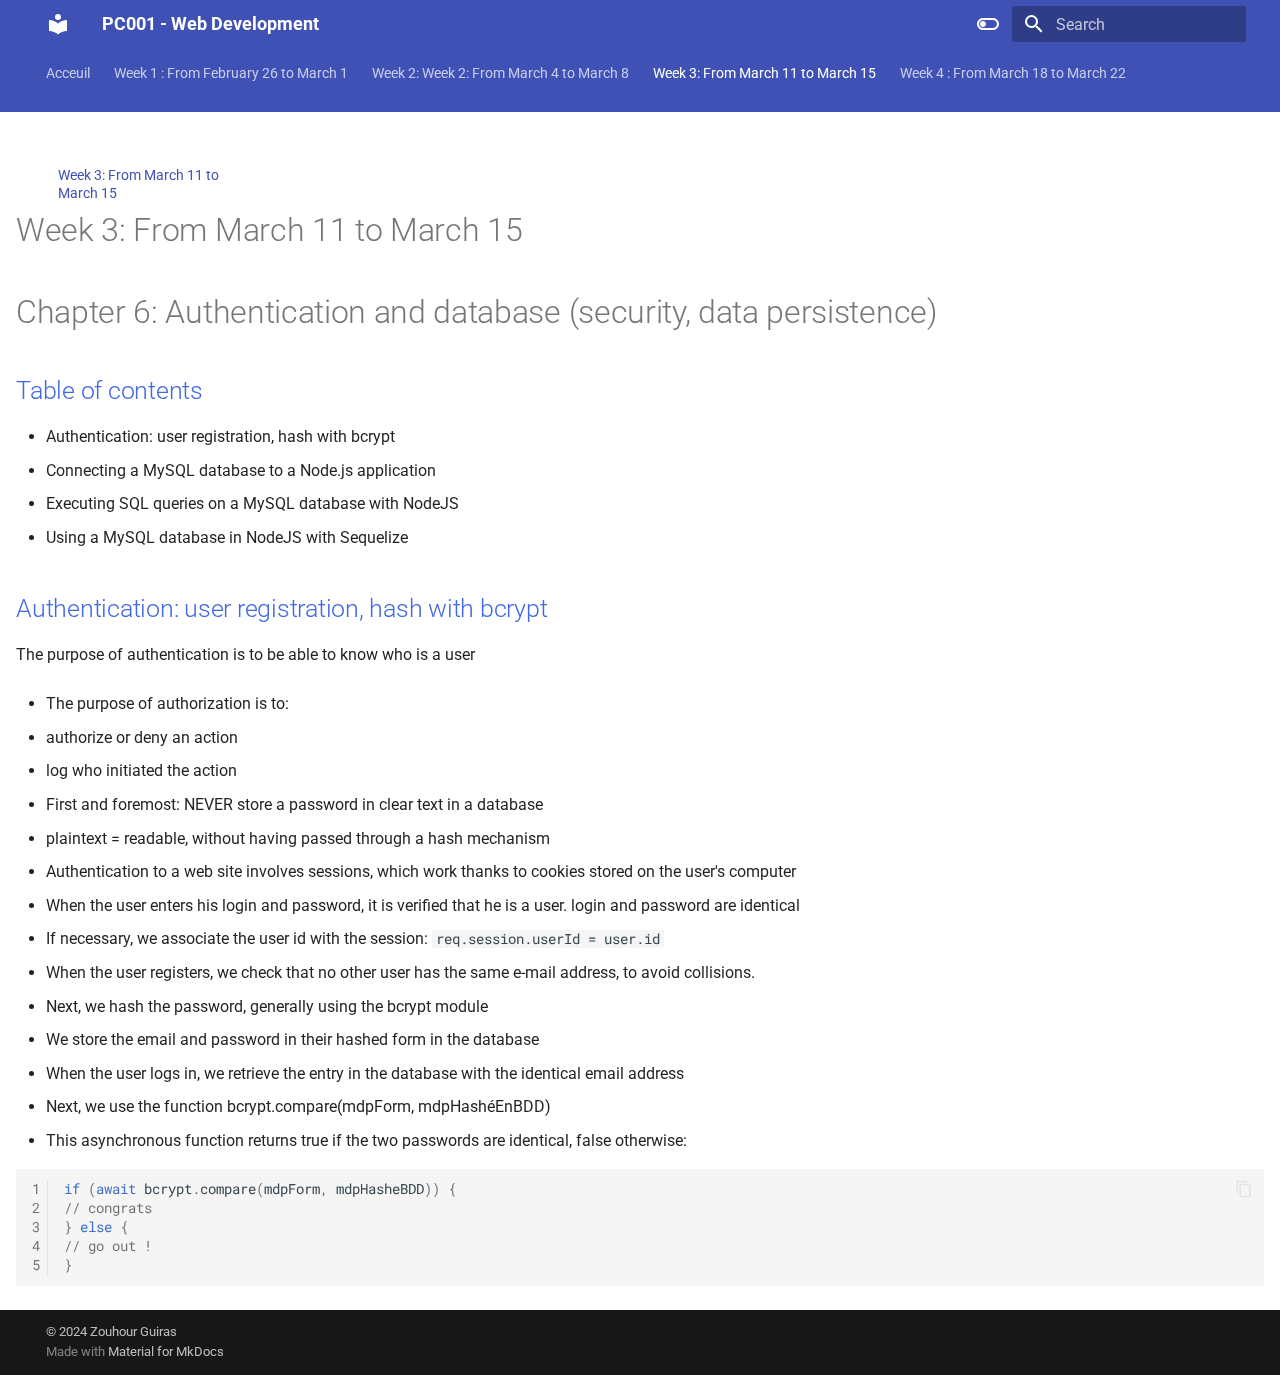
<file: Week 3/index.html>
<!doctype html>
<html lang="en" class="no-js">
  <head>
    
      <meta charset="utf-8">
      <meta name="viewport" content="width=device-width,initial-scale=1">
      
      
      
        <link rel="canonical" href="https://zouhour-guiras.github.io/Spring-School-Docs/Week%203/">
      
      
        <link rel="prev" href="../Week%202/">
      
      
        <link rel="next" href="../Week%204/">
      
      
      <link rel="icon" href="../assets/images/favicon.png">
      <meta name="generator" content="mkdocs-1.5.3, mkdocs-material-9.5.4">
    
    
      
        <title>Week 3: From March 11 to March 15 - PC001 - Web Development</title>
      
    
    
      <link rel="stylesheet" href="../assets/stylesheets/main.50c56a3b.min.css">
      
        
        <link rel="stylesheet" href="../assets/stylesheets/palette.06af60db.min.css">
      
      


    
    
      
    
    
      
        
        
        <link rel="preconnect" href="https://fonts.gstatic.com" crossorigin>
        <link rel="stylesheet" href="https://fonts.googleapis.com/css?family=Roboto:300,300i,400,400i,700,700i%7CRoboto+Mono:400,400i,700,700i&display=fallback">
        <style>:root{--md-text-font:"Roboto";--md-code-font:"Roboto Mono"}</style>
      
    
    
    <script>__md_scope=new URL("..",location),__md_hash=e=>[...e].reduce((e,_)=>(e<<5)-e+_.charCodeAt(0),0),__md_get=(e,_=localStorage,t=__md_scope)=>JSON.parse(_.getItem(t.pathname+"."+e)),__md_set=(e,_,t=localStorage,a=__md_scope)=>{try{t.setItem(a.pathname+"."+e,JSON.stringify(_))}catch(e){}}</script>
    
      

    
    
    
  </head>
  
  
    
    
      
    
    
    
    
    <body dir="ltr" data-md-color-scheme="default" data-md-color-primary="Royalblueue" data-md-color-accent="purple">
  
    
    <input class="md-toggle" data-md-toggle="drawer" type="checkbox" id="__drawer" autocomplete="off">
    <input class="md-toggle" data-md-toggle="search" type="checkbox" id="__search" autocomplete="off">
    <label class="md-overlay" for="__drawer"></label>
    <div data-md-component="skip">
      
        
        <a href="#week-3-from-march-11-to-march-15" class="md-skip">
          Skip to content
        </a>
      
    </div>
    <div data-md-component="announce">
      
    </div>
    
    
      

<header class="md-header" data-md-component="header">
  <nav class="md-header__inner md-grid" aria-label="Header">
    <a href=".." title="PC001 - Web Development" class="md-header__button md-logo" aria-label="PC001 - Web Development" data-md-component="logo">
      
  
  <svg xmlns="http://www.w3.org/2000/svg" viewBox="0 0 24 24"><path d="M12 8a3 3 0 0 0 3-3 3 3 0 0 0-3-3 3 3 0 0 0-3 3 3 3 0 0 0 3 3m0 3.54C9.64 9.35 6.5 8 3 8v11c3.5 0 6.64 1.35 9 3.54 2.36-2.19 5.5-3.54 9-3.54V8c-3.5 0-6.64 1.35-9 3.54Z"/></svg>

    </a>
    <label class="md-header__button md-icon" for="__drawer">
      
      <svg xmlns="http://www.w3.org/2000/svg" viewBox="0 0 24 24"><path d="M3 6h18v2H3V6m0 5h18v2H3v-2m0 5h18v2H3v-2Z"/></svg>
    </label>
    <div class="md-header__title" data-md-component="header-title">
      <div class="md-header__ellipsis">
        <div class="md-header__topic">
          <span class="md-ellipsis">
            PC001 - Web Development
          </span>
        </div>
        <div class="md-header__topic" data-md-component="header-topic">
          <span class="md-ellipsis">
            
              Week 3: From March 11 to March 15
            
          </span>
        </div>
      </div>
    </div>
    
      
        <form class="md-header__option" data-md-component="palette">
  
    
    
    
    <input class="md-option" data-md-color-media="" data-md-color-scheme="default" data-md-color-primary="Royalblueue" data-md-color-accent="purple"  aria-label="Switch to dark mode"  type="radio" name="__palette" id="__palette_0">
    
      <label class="md-header__button md-icon" title="Switch to dark mode" for="__palette_1" hidden>
        <svg xmlns="http://www.w3.org/2000/svg" viewBox="0 0 24 24"><path d="M17 6H7c-3.31 0-6 2.69-6 6s2.69 6 6 6h10c3.31 0 6-2.69 6-6s-2.69-6-6-6zm0 10H7c-2.21 0-4-1.79-4-4s1.79-4 4-4h10c2.21 0 4 1.79 4 4s-1.79 4-4 4zM7 9c-1.66 0-3 1.34-3 3s1.34 3 3 3 3-1.34 3-3-1.34-3-3-3z"/></svg>
      </label>
    
  
    
    
    
    <input class="md-option" data-md-color-media="" data-md-color-scheme="slate" data-md-color-primary="Royalblue" data-md-color-accent="lime"  aria-label="Switch to light mode"  type="radio" name="__palette" id="__palette_1">
    
      <label class="md-header__button md-icon" title="Switch to light mode" for="__palette_0" hidden>
        <svg xmlns="http://www.w3.org/2000/svg" viewBox="0 0 24 24"><path d="M17 7H7a5 5 0 0 0-5 5 5 5 0 0 0 5 5h10a5 5 0 0 0 5-5 5 5 0 0 0-5-5m0 8a3 3 0 0 1-3-3 3 3 0 0 1 3-3 3 3 0 0 1 3 3 3 3 0 0 1-3 3Z"/></svg>
      </label>
    
  
</form>
      
    
    
      <script>var media,input,key,value,palette=__md_get("__palette");if(palette&&palette.color){"(prefers-color-scheme)"===palette.color.media&&(media=matchMedia("(prefers-color-scheme: light)"),input=document.querySelector(media.matches?"[data-md-color-media='(prefers-color-scheme: light)']":"[data-md-color-media='(prefers-color-scheme: dark)']"),palette.color.media=input.getAttribute("data-md-color-media"),palette.color.scheme=input.getAttribute("data-md-color-scheme"),palette.color.primary=input.getAttribute("data-md-color-primary"),palette.color.accent=input.getAttribute("data-md-color-accent"));for([key,value]of Object.entries(palette.color))document.body.setAttribute("data-md-color-"+key,value)}</script>
    
    
    
      <label class="md-header__button md-icon" for="__search">
        
        <svg xmlns="http://www.w3.org/2000/svg" viewBox="0 0 24 24"><path d="M9.5 3A6.5 6.5 0 0 1 16 9.5c0 1.61-.59 3.09-1.56 4.23l.27.27h.79l5 5-1.5 1.5-5-5v-.79l-.27-.27A6.516 6.516 0 0 1 9.5 16 6.5 6.5 0 0 1 3 9.5 6.5 6.5 0 0 1 9.5 3m0 2C7 5 5 7 5 9.5S7 14 9.5 14 14 12 14 9.5 12 5 9.5 5Z"/></svg>
      </label>
      <div class="md-search" data-md-component="search" role="dialog">
  <label class="md-search__overlay" for="__search"></label>
  <div class="md-search__inner" role="search">
    <form class="md-search__form" name="search">
      <input type="text" class="md-search__input" name="query" aria-label="Search" placeholder="Search" autocapitalize="off" autocorrect="off" autocomplete="off" spellcheck="false" data-md-component="search-query" required>
      <label class="md-search__icon md-icon" for="__search">
        
        <svg xmlns="http://www.w3.org/2000/svg" viewBox="0 0 24 24"><path d="M9.5 3A6.5 6.5 0 0 1 16 9.5c0 1.61-.59 3.09-1.56 4.23l.27.27h.79l5 5-1.5 1.5-5-5v-.79l-.27-.27A6.516 6.516 0 0 1 9.5 16 6.5 6.5 0 0 1 3 9.5 6.5 6.5 0 0 1 9.5 3m0 2C7 5 5 7 5 9.5S7 14 9.5 14 14 12 14 9.5 12 5 9.5 5Z"/></svg>
        
        <svg xmlns="http://www.w3.org/2000/svg" viewBox="0 0 24 24"><path d="M20 11v2H8l5.5 5.5-1.42 1.42L4.16 12l7.92-7.92L13.5 5.5 8 11h12Z"/></svg>
      </label>
      <nav class="md-search__options" aria-label="Search">
        
        <button type="reset" class="md-search__icon md-icon" title="Clear" aria-label="Clear" tabindex="-1">
          
          <svg xmlns="http://www.w3.org/2000/svg" viewBox="0 0 24 24"><path d="M19 6.41 17.59 5 12 10.59 6.41 5 5 6.41 10.59 12 5 17.59 6.41 19 12 13.41 17.59 19 19 17.59 13.41 12 19 6.41Z"/></svg>
        </button>
      </nav>
      
        <div class="md-search__suggest" data-md-component="search-suggest"></div>
      
    </form>
    <div class="md-search__output">
      <div class="md-search__scrollwrap" data-md-scrollfix>
        <div class="md-search-result" data-md-component="search-result">
          <div class="md-search-result__meta">
            Initializing search
          </div>
          <ol class="md-search-result__list" role="presentation"></ol>
        </div>
      </div>
    </div>
  </div>
</div>
    
    
  </nav>
  
</header>
    
    <div class="md-container" data-md-component="container">
      
      
        
          
            
<nav class="md-tabs" aria-label="Tabs" data-md-component="tabs">
  <div class="md-grid">
    <ul class="md-tabs__list">
      
        
  
  
  
    <li class="md-tabs__item">
      <a href="../Acceuil/" class="md-tabs__link">
        
  
    
  
  Acceuil

      </a>
    </li>
  

      
        
  
  
  
    <li class="md-tabs__item">
      <a href="../Week%201/" class="md-tabs__link">
        
  
    
  
  Week 1 : From February 26 to March 1

      </a>
    </li>
  

      
        
  
  
  
    <li class="md-tabs__item">
      <a href="../Week%202/" class="md-tabs__link">
        
  
    
  
  Week 2: Week 2: From March 4 to March 8

      </a>
    </li>
  

      
        
  
  
    
  
  
    <li class="md-tabs__item md-tabs__item--active">
      <a href="./" class="md-tabs__link">
        
  
    
  
  Week 3: From March 11 to March 15

      </a>
    </li>
  

      
        
  
  
  
    <li class="md-tabs__item">
      <a href="../Week%204/" class="md-tabs__link">
        
  
    
  
  Week 4 : From March 18 to March 22 </div>

      </a>
    </li>
  

      
    </ul>
  </div>
</nav>
          
        
      
      <main class="md-main" data-md-component="main">
        <div class="md-main__inner md-grid">
          
            
              
              <div class="md-sidebar md-sidebar--primary" data-md-component="sidebar" data-md-type="navigation" >
                <div class="md-sidebar__scrollwrap">
                  <div class="md-sidebar__inner">
                    


  


  

<nav class="md-nav md-nav--primary md-nav--lifted md-nav--integrated" aria-label="Navigation" data-md-level="0">
  <label class="md-nav__title" for="__drawer">
    <a href=".." title="PC001 - Web Development" class="md-nav__button md-logo" aria-label="PC001 - Web Development" data-md-component="logo">
      
  
  <svg xmlns="http://www.w3.org/2000/svg" viewBox="0 0 24 24"><path d="M12 8a3 3 0 0 0 3-3 3 3 0 0 0-3-3 3 3 0 0 0-3 3 3 3 0 0 0 3 3m0 3.54C9.64 9.35 6.5 8 3 8v11c3.5 0 6.64 1.35 9 3.54 2.36-2.19 5.5-3.54 9-3.54V8c-3.5 0-6.64 1.35-9 3.54Z"/></svg>

    </a>
    PC001 - Web Development
  </label>
  
  <ul class="md-nav__list" data-md-scrollfix>
    
      
      
  
  
  
  
    <li class="md-nav__item">
      <a href="../Acceuil/" class="md-nav__link">
        
  
  <span class="md-ellipsis">
    Acceuil
  </span>
  

      </a>
    </li>
  

    
      
      
  
  
  
  
    <li class="md-nav__item">
      <a href="../Week%201/" class="md-nav__link">
        
  
  <span class="md-ellipsis">
    Week 1 : From February 26 to March 1
  </span>
  

      </a>
    </li>
  

    
      
      
  
  
  
  
    <li class="md-nav__item">
      <a href="../Week%202/" class="md-nav__link">
        
  
  <span class="md-ellipsis">
    Week 2: Week 2: From March 4 to March 8
  </span>
  

      </a>
    </li>
  

    
      
      
  
  
    
  
  
  
    <li class="md-nav__item md-nav__item--active">
      
      <input class="md-nav__toggle md-toggle" type="checkbox" id="__toc">
      
      
        
      
      
      <a href="./" class="md-nav__link md-nav__link--active">
        
  
  <span class="md-ellipsis">
    Week 3: From March 11 to March 15
  </span>
  

      </a>
      
    </li>
  

    
      
      
  
  
  
  
    <li class="md-nav__item">
      <a href="../Week%204/" class="md-nav__link">
        
  
  <span class="md-ellipsis">
    Week 4 : From March 18 to March 22 </div>
  </span>
  

      </a>
    </li>
  

    
  </ul>
</nav>
                  </div>
                </div>
              </div>
            
            
          
          
            <div class="md-content" data-md-component="content">
              <article class="md-content__inner md-typeset">
                
                  


<h1 id="week-3-from-march-11-to-march-15">Week 3: From March 11 to March 15</h1>
<h1 id="chapter-6-authentication-and-database-security-data-persistence">Chapter 6: Authentication and database (security, data persistence)</h1>
<h2 id="table-of-contents"><div style="color: Royalblue;"> Table of contents </div></h2>
<ul>
<li>Authentication: user registration, hash with bcrypt</li>
<li>Connecting a MySQL database to a Node.js application</li>
<li>Executing SQL queries on a MySQL database with NodeJS</li>
<li>Using a MySQL database in NodeJS with Sequelize</li>
</ul>
<h2 id="authentication-user-registration-hash-with-bcrypt"><div style="color: Royalblue;">Authentication: user registration, hash with bcrypt</div></h2>
<p>The purpose of authentication is to be able to know who is a user<br></p>
<ul>
<li>
<p>The purpose of authorization is to:</p>
</li>
<li>
<p>authorize or deny an action</p>
</li>
<li>
<p>log who initiated the action</p>
</li>
<li>
<p>First and foremost: NEVER store a password in clear text in a database</p>
</li>
<li>
<p>plaintext = readable, without having passed through a hash mechanism</p>
</li>
<li>
<p>Authentication to a web site involves sessions, which work thanks to cookies
stored on the user's computer</p>
</li>
<li>
<p>When the user enters his login and password, it is verified that he is a user.
login and password are identical</p>
</li>
<li>
<p>If necessary, we associate the user id with the session:
<code>req.session.userId = user.id</code></p>
</li>
<li>
<p>When the user registers, we check that no other user has the same e-mail address, to avoid collisions.</p>
</li>
<li>Next, we hash the password, generally using the bcrypt module</li>
<li>We store the email and password in their hashed form in the database</li>
<li>When the user logs in, we retrieve the entry in the database with the identical email address</li>
<li>Next, we use the function bcrypt.compare(mdpForm, mdpHashéEnBDD)</li>
<li>This asynchronous function returns true if the two passwords are identical, false otherwise:</li>
</ul>
<div class="highlight"><table class="highlighttable"><tr><td class="linenos"><div class="linenodiv"><pre><span></span><span class="normal"><a href="#__codelineno-0-1">1</a></span>
<span class="normal"><a href="#__codelineno-0-2">2</a></span>
<span class="normal"><a href="#__codelineno-0-3">3</a></span>
<span class="normal"><a href="#__codelineno-0-4">4</a></span>
<span class="normal"><a href="#__codelineno-0-5">5</a></span></pre></div></td><td class="code"><div><pre><span></span><code><a id="__codelineno-0-1" name="__codelineno-0-1"></a><span class="k">if</span><span class="w"> </span><span class="p">(</span><span class="k">await</span><span class="w"> </span><span class="nx">bcrypt</span><span class="p">.</span><span class="nx">compare</span><span class="p">(</span><span class="nx">mdpForm</span><span class="p">,</span><span class="w"> </span><span class="nx">mdpHasheBDD</span><span class="p">))</span><span class="w"> </span><span class="p">{</span>
<a id="__codelineno-0-2" name="__codelineno-0-2"></a><span class="c1">// congrats</span>
<a id="__codelineno-0-3" name="__codelineno-0-3"></a><span class="p">}</span><span class="w"> </span><span class="k">else</span><span class="w"> </span><span class="p">{</span>
<a id="__codelineno-0-4" name="__codelineno-0-4"></a><span class="c1">// go out !</span>
<a id="__codelineno-0-5" name="__codelineno-0-5"></a><span class="p">}</span>
</code></pre></div></td></tr></table></div>












                
              </article>
            </div>
          
          
  <script>var tabs=__md_get("__tabs");if(Array.isArray(tabs))e:for(var set of document.querySelectorAll(".tabbed-set")){var tab,labels=set.querySelector(".tabbed-labels");for(tab of tabs)for(var label of labels.getElementsByTagName("label"))if(label.innerText.trim()===tab){var input=document.getElementById(label.htmlFor);input.checked=!0;continue e}}</script>

<script>var target=document.getElementById(location.hash.slice(1));target&&target.name&&(target.checked=target.name.startsWith("__tabbed_"))</script>
        </div>
        
          <button type="button" class="md-top md-icon" data-md-component="top" hidden>
  
  <svg xmlns="http://www.w3.org/2000/svg" viewBox="0 0 24 24"><path d="M13 20h-2V8l-5.5 5.5-1.42-1.42L12 4.16l7.92 7.92-1.42 1.42L13 8v12Z"/></svg>
  Back to top
</button>
        
      </main>
      
        <footer class="md-footer">
  
  <div class="md-footer-meta md-typeset">
    <div class="md-footer-meta__inner md-grid">
      <div class="md-copyright">
  
    <div class="md-copyright__highlight">
      &copy; 2024 <a href="https://github.com/zouhour-guiras"  target="_blank" rel="noopener">Zouhour Guiras</a>

    </div>
  
  
    Made with
    <a href="https://squidfunk.github.io/mkdocs-material/" target="_blank" rel="noopener">
      Material for MkDocs
    </a>
  
</div>
      
    </div>
  </div>
</footer>
      
    </div>
    <div class="md-dialog" data-md-component="dialog">
      <div class="md-dialog__inner md-typeset"></div>
    </div>
    
    
    <script id="__config" type="application/json">{"base": "..", "features": ["navigation.tabs", "navigation.sections", "toc.integrate", "navigation.top", "search.suggest", "search.highlight", "content.tabs.link", "content.code.annotation", "content.code.copy"], "search": "../assets/javascripts/workers/search.c011b7c0.min.js", "translations": {"clipboard.copied": "Copied to clipboard", "clipboard.copy": "Copy to clipboard", "search.result.more.one": "1 more on this page", "search.result.more.other": "# more on this page", "search.result.none": "No matching documents", "search.result.one": "1 matching document", "search.result.other": "# matching documents", "search.result.placeholder": "Type to start searching", "search.result.term.missing": "Missing", "select.version": "Select version"}}</script>
    
    
      <script src="../assets/javascripts/bundle.7389ff0e.min.js"></script>
      
    
  </body>
</html>
</file>
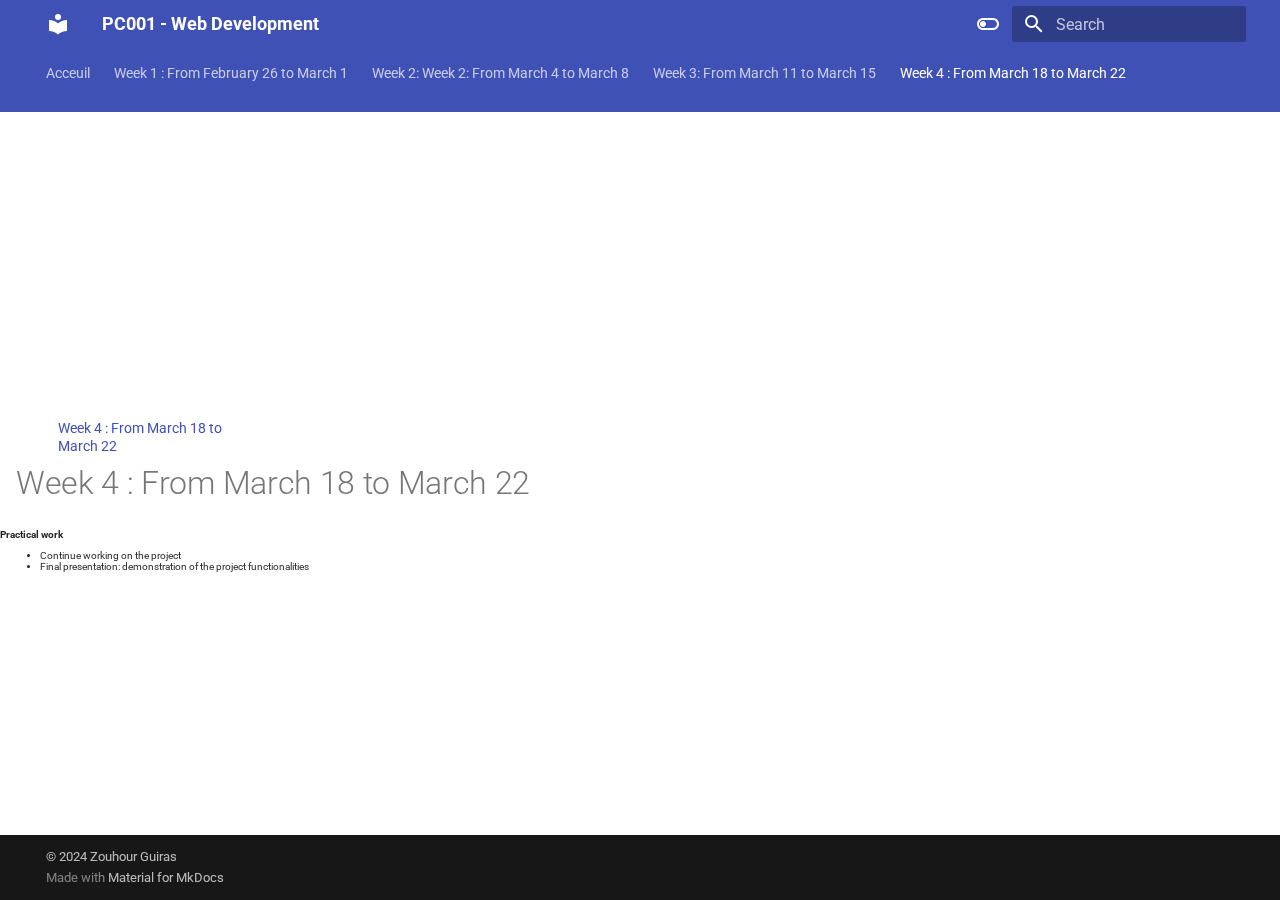
<file: Week 4/index.html>
<!doctype html>
<html lang="en" class="no-js">
  <head>
    
      <meta charset="utf-8">
      <meta name="viewport" content="width=device-width,initial-scale=1">
      
      
      
        <link rel="canonical" href="https://zouhour-guiras.github.io/Spring-School-Docs/Week%204/">
      
      
        <link rel="prev" href="../Week%203/">
      
      
      
      <link rel="icon" href="../assets/images/favicon.png">
      <meta name="generator" content="mkdocs-1.5.3, mkdocs-material-9.5.4">
    
    
      
        <title>Week 4 : From March 18 to March 22 - PC001 - Web Development</title>
      
    
    
      <link rel="stylesheet" href="../assets/stylesheets/main.50c56a3b.min.css">
      
        
        <link rel="stylesheet" href="../assets/stylesheets/palette.06af60db.min.css">
      
      


    
    
      
    
    
      
        
        
        <link rel="preconnect" href="https://fonts.gstatic.com" crossorigin>
        <link rel="stylesheet" href="https://fonts.googleapis.com/css?family=Roboto:300,300i,400,400i,700,700i%7CRoboto+Mono:400,400i,700,700i&display=fallback">
        <style>:root{--md-text-font:"Roboto";--md-code-font:"Roboto Mono"}</style>
      
    
    
    <script>__md_scope=new URL("..",location),__md_hash=e=>[...e].reduce((e,_)=>(e<<5)-e+_.charCodeAt(0),0),__md_get=(e,_=localStorage,t=__md_scope)=>JSON.parse(_.getItem(t.pathname+"."+e)),__md_set=(e,_,t=localStorage,a=__md_scope)=>{try{t.setItem(a.pathname+"."+e,JSON.stringify(_))}catch(e){}}</script>
    
      

    
    
    
  </head>
  
  
    
    
      
    
    
    
    
    <body dir="ltr" data-md-color-scheme="default" data-md-color-primary="Royalblueue" data-md-color-accent="purple">
  
    
    <input class="md-toggle" data-md-toggle="drawer" type="checkbox" id="__drawer" autocomplete="off">
    <input class="md-toggle" data-md-toggle="search" type="checkbox" id="__search" autocomplete="off">
    <label class="md-overlay" for="__drawer"></label>
    <div data-md-component="skip">
      
        
        <a href="#week-4-from-march-18-to-march-22" class="md-skip">
          Skip to content
        </a>
      
    </div>
    <div data-md-component="announce">
      
    </div>
    
    
      

<header class="md-header" data-md-component="header">
  <nav class="md-header__inner md-grid" aria-label="Header">
    <a href=".." title="PC001 - Web Development" class="md-header__button md-logo" aria-label="PC001 - Web Development" data-md-component="logo">
      
  
  <svg xmlns="http://www.w3.org/2000/svg" viewBox="0 0 24 24"><path d="M12 8a3 3 0 0 0 3-3 3 3 0 0 0-3-3 3 3 0 0 0-3 3 3 3 0 0 0 3 3m0 3.54C9.64 9.35 6.5 8 3 8v11c3.5 0 6.64 1.35 9 3.54 2.36-2.19 5.5-3.54 9-3.54V8c-3.5 0-6.64 1.35-9 3.54Z"/></svg>

    </a>
    <label class="md-header__button md-icon" for="__drawer">
      
      <svg xmlns="http://www.w3.org/2000/svg" viewBox="0 0 24 24"><path d="M3 6h18v2H3V6m0 5h18v2H3v-2m0 5h18v2H3v-2Z"/></svg>
    </label>
    <div class="md-header__title" data-md-component="header-title">
      <div class="md-header__ellipsis">
        <div class="md-header__topic">
          <span class="md-ellipsis">
            PC001 - Web Development
          </span>
        </div>
        <div class="md-header__topic" data-md-component="header-topic">
          <span class="md-ellipsis">
            
              Week 4 : From March 18 to March 22 </div>
            
          </span>
        </div>
      </div>
    </div>
    
      
        <form class="md-header__option" data-md-component="palette">
  
    
    
    
    <input class="md-option" data-md-color-media="" data-md-color-scheme="default" data-md-color-primary="Royalblueue" data-md-color-accent="purple"  aria-label="Switch to dark mode"  type="radio" name="__palette" id="__palette_0">
    
      <label class="md-header__button md-icon" title="Switch to dark mode" for="__palette_1" hidden>
        <svg xmlns="http://www.w3.org/2000/svg" viewBox="0 0 24 24"><path d="M17 6H7c-3.31 0-6 2.69-6 6s2.69 6 6 6h10c3.31 0 6-2.69 6-6s-2.69-6-6-6zm0 10H7c-2.21 0-4-1.79-4-4s1.79-4 4-4h10c2.21 0 4 1.79 4 4s-1.79 4-4 4zM7 9c-1.66 0-3 1.34-3 3s1.34 3 3 3 3-1.34 3-3-1.34-3-3-3z"/></svg>
      </label>
    
  
    
    
    
    <input class="md-option" data-md-color-media="" data-md-color-scheme="slate" data-md-color-primary="Royalblue" data-md-color-accent="lime"  aria-label="Switch to light mode"  type="radio" name="__palette" id="__palette_1">
    
      <label class="md-header__button md-icon" title="Switch to light mode" for="__palette_0" hidden>
        <svg xmlns="http://www.w3.org/2000/svg" viewBox="0 0 24 24"><path d="M17 7H7a5 5 0 0 0-5 5 5 5 0 0 0 5 5h10a5 5 0 0 0 5-5 5 5 0 0 0-5-5m0 8a3 3 0 0 1-3-3 3 3 0 0 1 3-3 3 3 0 0 1 3 3 3 3 0 0 1-3 3Z"/></svg>
      </label>
    
  
</form>
      
    
    
      <script>var media,input,key,value,palette=__md_get("__palette");if(palette&&palette.color){"(prefers-color-scheme)"===palette.color.media&&(media=matchMedia("(prefers-color-scheme: light)"),input=document.querySelector(media.matches?"[data-md-color-media='(prefers-color-scheme: light)']":"[data-md-color-media='(prefers-color-scheme: dark)']"),palette.color.media=input.getAttribute("data-md-color-media"),palette.color.scheme=input.getAttribute("data-md-color-scheme"),palette.color.primary=input.getAttribute("data-md-color-primary"),palette.color.accent=input.getAttribute("data-md-color-accent"));for([key,value]of Object.entries(palette.color))document.body.setAttribute("data-md-color-"+key,value)}</script>
    
    
    
      <label class="md-header__button md-icon" for="__search">
        
        <svg xmlns="http://www.w3.org/2000/svg" viewBox="0 0 24 24"><path d="M9.5 3A6.5 6.5 0 0 1 16 9.5c0 1.61-.59 3.09-1.56 4.23l.27.27h.79l5 5-1.5 1.5-5-5v-.79l-.27-.27A6.516 6.516 0 0 1 9.5 16 6.5 6.5 0 0 1 3 9.5 6.5 6.5 0 0 1 9.5 3m0 2C7 5 5 7 5 9.5S7 14 9.5 14 14 12 14 9.5 12 5 9.5 5Z"/></svg>
      </label>
      <div class="md-search" data-md-component="search" role="dialog">
  <label class="md-search__overlay" for="__search"></label>
  <div class="md-search__inner" role="search">
    <form class="md-search__form" name="search">
      <input type="text" class="md-search__input" name="query" aria-label="Search" placeholder="Search" autocapitalize="off" autocorrect="off" autocomplete="off" spellcheck="false" data-md-component="search-query" required>
      <label class="md-search__icon md-icon" for="__search">
        
        <svg xmlns="http://www.w3.org/2000/svg" viewBox="0 0 24 24"><path d="M9.5 3A6.5 6.5 0 0 1 16 9.5c0 1.61-.59 3.09-1.56 4.23l.27.27h.79l5 5-1.5 1.5-5-5v-.79l-.27-.27A6.516 6.516 0 0 1 9.5 16 6.5 6.5 0 0 1 3 9.5 6.5 6.5 0 0 1 9.5 3m0 2C7 5 5 7 5 9.5S7 14 9.5 14 14 12 14 9.5 12 5 9.5 5Z"/></svg>
        
        <svg xmlns="http://www.w3.org/2000/svg" viewBox="0 0 24 24"><path d="M20 11v2H8l5.5 5.5-1.42 1.42L4.16 12l7.92-7.92L13.5 5.5 8 11h12Z"/></svg>
      </label>
      <nav class="md-search__options" aria-label="Search">
        
        <button type="reset" class="md-search__icon md-icon" title="Clear" aria-label="Clear" tabindex="-1">
          
          <svg xmlns="http://www.w3.org/2000/svg" viewBox="0 0 24 24"><path d="M19 6.41 17.59 5 12 10.59 6.41 5 5 6.41 10.59 12 5 17.59 6.41 19 12 13.41 17.59 19 19 17.59 13.41 12 19 6.41Z"/></svg>
        </button>
      </nav>
      
        <div class="md-search__suggest" data-md-component="search-suggest"></div>
      
    </form>
    <div class="md-search__output">
      <div class="md-search__scrollwrap" data-md-scrollfix>
        <div class="md-search-result" data-md-component="search-result">
          <div class="md-search-result__meta">
            Initializing search
          </div>
          <ol class="md-search-result__list" role="presentation"></ol>
        </div>
      </div>
    </div>
  </div>
</div>
    
    
  </nav>
  
</header>
    
    <div class="md-container" data-md-component="container">
      
      
        
          
            
<nav class="md-tabs" aria-label="Tabs" data-md-component="tabs">
  <div class="md-grid">
    <ul class="md-tabs__list">
      
        
  
  
  
    <li class="md-tabs__item">
      <a href="../Acceuil/" class="md-tabs__link">
        
  
    
  
  Acceuil

      </a>
    </li>
  

      
        
  
  
  
    <li class="md-tabs__item">
      <a href="../Week%201/" class="md-tabs__link">
        
  
    
  
  Week 1 : From February 26 to March 1

      </a>
    </li>
  

      
        
  
  
  
    <li class="md-tabs__item">
      <a href="../Week%202/" class="md-tabs__link">
        
  
    
  
  Week 2: Week 2: From March 4 to March 8

      </a>
    </li>
  

      
        
  
  
  
    <li class="md-tabs__item">
      <a href="../Week%203/" class="md-tabs__link">
        
  
    
  
  Week 3: From March 11 to March 15

      </a>
    </li>
  

      
        
  
  
    
  
  
    <li class="md-tabs__item md-tabs__item--active">
      <a href="./" class="md-tabs__link">
        
  
    
  
  Week 4 : From March 18 to March 22 </div>

      </a>
    </li>
  

      
    </ul>
  </div>
</nav>
          
        
      
      <main class="md-main" data-md-component="main">
        <div class="md-main__inner md-grid">
          
            
              
              <div class="md-sidebar md-sidebar--primary" data-md-component="sidebar" data-md-type="navigation" >
                <div class="md-sidebar__scrollwrap">
                  <div class="md-sidebar__inner">
                    


  


  

<nav class="md-nav md-nav--primary md-nav--lifted md-nav--integrated" aria-label="Navigation" data-md-level="0">
  <label class="md-nav__title" for="__drawer">
    <a href=".." title="PC001 - Web Development" class="md-nav__button md-logo" aria-label="PC001 - Web Development" data-md-component="logo">
      
  
  <svg xmlns="http://www.w3.org/2000/svg" viewBox="0 0 24 24"><path d="M12 8a3 3 0 0 0 3-3 3 3 0 0 0-3-3 3 3 0 0 0-3 3 3 3 0 0 0 3 3m0 3.54C9.64 9.35 6.5 8 3 8v11c3.5 0 6.64 1.35 9 3.54 2.36-2.19 5.5-3.54 9-3.54V8c-3.5 0-6.64 1.35-9 3.54Z"/></svg>

    </a>
    PC001 - Web Development
  </label>
  
  <ul class="md-nav__list" data-md-scrollfix>
    
      
      
  
  
  
  
    <li class="md-nav__item">
      <a href="../Acceuil/" class="md-nav__link">
        
  
  <span class="md-ellipsis">
    Acceuil
  </span>
  

      </a>
    </li>
  

    
      
      
  
  
  
  
    <li class="md-nav__item">
      <a href="../Week%201/" class="md-nav__link">
        
  
  <span class="md-ellipsis">
    Week 1 : From February 26 to March 1
  </span>
  

      </a>
    </li>
  

    
      
      
  
  
  
  
    <li class="md-nav__item">
      <a href="../Week%202/" class="md-nav__link">
        
  
  <span class="md-ellipsis">
    Week 2: Week 2: From March 4 to March 8
  </span>
  

      </a>
    </li>
  

    
      
      
  
  
  
  
    <li class="md-nav__item">
      <a href="../Week%203/" class="md-nav__link">
        
  
  <span class="md-ellipsis">
    Week 3: From March 11 to March 15
  </span>
  

      </a>
    </li>
  

    
      
      
  
  
    
  
  
  
    <li class="md-nav__item md-nav__item--active">
      
      <input class="md-nav__toggle md-toggle" type="checkbox" id="__toc">
      
      
        
      
      
      <a href="./" class="md-nav__link md-nav__link--active">
        
  
  <span class="md-ellipsis">
    Week 4 : From March 18 to March 22 </div>
  </span>
  

      </a>
      
    </li>
  

    
  </ul>
</nav>
                  </div>
                </div>
              </div>
            
            
          
          
            <div class="md-content" data-md-component="content">
              <article class="md-content__inner md-typeset">
                
                  


<h1 id="week-4-from-march-18-to-march-22">Week 4 : From March 18 to March 22 </div></h1>
<p><strong>Practical work</strong></p>
<ul>
<li>Continue working on the project</li>
<li>Final presentation: demonstration of the project functionalities</li>
</ul>












                
              </article>
            </div>
          
          
  <script>var tabs=__md_get("__tabs");if(Array.isArray(tabs))e:for(var set of document.querySelectorAll(".tabbed-set")){var tab,labels=set.querySelector(".tabbed-labels");for(tab of tabs)for(var label of labels.getElementsByTagName("label"))if(label.innerText.trim()===tab){var input=document.getElementById(label.htmlFor);input.checked=!0;continue e}}</script>

<script>var target=document.getElementById(location.hash.slice(1));target&&target.name&&(target.checked=target.name.startsWith("__tabbed_"))</script>
        </div>
        
          <button type="button" class="md-top md-icon" data-md-component="top" hidden>
  
  <svg xmlns="http://www.w3.org/2000/svg" viewBox="0 0 24 24"><path d="M13 20h-2V8l-5.5 5.5-1.42-1.42L12 4.16l7.92 7.92-1.42 1.42L13 8v12Z"/></svg>
  Back to top
</button>
        
      </main>
      
        <footer class="md-footer">
  
  <div class="md-footer-meta md-typeset">
    <div class="md-footer-meta__inner md-grid">
      <div class="md-copyright">
  
    <div class="md-copyright__highlight">
      &copy; 2024 <a href="https://github.com/zouhour-guiras"  target="_blank" rel="noopener">Zouhour Guiras</a>

    </div>
  
  
    Made with
    <a href="https://squidfunk.github.io/mkdocs-material/" target="_blank" rel="noopener">
      Material for MkDocs
    </a>
  
</div>
      
    </div>
  </div>
</footer>
      
    </div>
    <div class="md-dialog" data-md-component="dialog">
      <div class="md-dialog__inner md-typeset"></div>
    </div>
    
    
    <script id="__config" type="application/json">{"base": "..", "features": ["navigation.tabs", "navigation.sections", "toc.integrate", "navigation.top", "search.suggest", "search.highlight", "content.tabs.link", "content.code.annotation", "content.code.copy"], "search": "../assets/javascripts/workers/search.c011b7c0.min.js", "translations": {"clipboard.copied": "Copied to clipboard", "clipboard.copy": "Copy to clipboard", "search.result.more.one": "1 more on this page", "search.result.more.other": "# more on this page", "search.result.none": "No matching documents", "search.result.one": "1 matching document", "search.result.other": "# matching documents", "search.result.placeholder": "Type to start searching", "search.result.term.missing": "Missing", "select.version": "Select version"}}</script>
    
    
      <script src="../assets/javascripts/bundle.7389ff0e.min.js"></script>
      
    
  </body>
</html>
</file>
<file: assets/stylesheets/main.50c56a3b.min.css>
@charset "UTF-8";html{-webkit-text-size-adjust:none;-moz-text-size-adjust:none;text-size-adjust:none;box-sizing:border-box}*,:after,:before{box-sizing:inherit}@media (prefers-reduced-motion){*,:after,:before{transition:none!important}}body{margin:0}a,button,input,label{-webkit-tap-highlight-color:transparent}a{color:inherit;text-decoration:none}hr{border:0;box-sizing:initial;display:block;height:.05rem;overflow:visible;padding:0}small{font-size:80%}sub,sup{line-height:1em}img{border-style:none}table{border-collapse:initial;border-spacing:0}td,th{font-weight:400;vertical-align:top}button{background:#0000;border:0;font-family:inherit;font-size:inherit;margin:0;padding:0}input{border:0;outline:none}:root{--md-primary-fg-color:#4051b5;--md-primary-fg-color--light:#5d6cc0;--md-primary-fg-color--dark:#303fa1;--md-primary-bg-color:#fff;--md-primary-bg-color--light:#ffffffb3;--md-accent-fg-color:#526cfe;--md-accent-fg-color--transparent:#526cfe1a;--md-accent-bg-color:#fff;--md-accent-bg-color--light:#ffffffb3}[data-md-color-scheme=default]{color-scheme:light}[data-md-color-scheme=default] img[src$="#gh-dark-mode-only"],[data-md-color-scheme=default] img[src$="#only-dark"]{display:none}:root,[data-md-color-scheme=default]{--md-hue:225deg;--md-default-fg-color:#000000de;--md-default-fg-color--light:#0000008a;--md-default-fg-color--lighter:#00000052;--md-default-fg-color--lightest:#00000012;--md-default-bg-color:#fff;--md-default-bg-color--light:#ffffffb3;--md-default-bg-color--lighter:#ffffff4d;--md-default-bg-color--lightest:#ffffff1f;--md-code-fg-color:#36464e;--md-code-bg-color:#f5f5f5;--md-code-hl-color:#4287ff;--md-code-hl-color--light:#4287ff1a;--md-code-hl-number-color:#d52a2a;--md-code-hl-special-color:#db1457;--md-code-hl-function-color:#a846b9;--md-code-hl-constant-color:#6e59d9;--md-code-hl-keyword-color:#3f6ec6;--md-code-hl-string-color:#1c7d4d;--md-code-hl-name-color:var(--md-code-fg-color);--md-code-hl-operator-color:var(--md-default-fg-color--light);--md-code-hl-punctuation-color:var(--md-default-fg-color--light);--md-code-hl-comment-color:var(--md-default-fg-color--light);--md-code-hl-generic-color:var(--md-default-fg-color--light);--md-code-hl-variable-color:var(--md-default-fg-color--light);--md-typeset-color:var(--md-default-fg-color);--md-typeset-a-color:var(--md-primary-fg-color);--md-typeset-del-color:#f5503d26;--md-typeset-ins-color:#0bd57026;--md-typeset-kbd-color:#fafafa;--md-typeset-kbd-accent-color:#fff;--md-typeset-kbd-border-color:#b8b8b8;--md-typeset-mark-color:#ffff0080;--md-typeset-table-color:#0000001f;--md-typeset-table-color--light:rgba(0,0,0,.035);--md-admonition-fg-color:var(--md-default-fg-color);--md-admonition-bg-color:var(--md-default-bg-color);--md-warning-fg-color:#000000de;--md-warning-bg-color:#ff9;--md-footer-fg-color:#fff;--md-footer-fg-color--light:#ffffffb3;--md-footer-fg-color--lighter:#ffffff73;--md-footer-bg-color:#000000de;--md-footer-bg-color--dark:#00000052;--md-shadow-z1:0 0.2rem 0.5rem #0000000d,0 0 0.05rem #0000001a;--md-shadow-z2:0 0.2rem 0.5rem #0000001a,0 0 0.05rem #00000040;--md-shadow-z3:0 0.2rem 0.5rem #0003,0 0 0.05rem #00000059}.md-icon svg{fill:currentcolor;display:block;height:1.2rem;width:1.2rem}body{-webkit-font-smoothing:antialiased;-moz-osx-font-smoothing:grayscale;--md-text-font-family:var(--md-text-font,_),-apple-system,BlinkMacSystemFont,Helvetica,Arial,sans-serif;--md-code-font-family:var(--md-code-font,_),SFMono-Regular,Consolas,Menlo,monospace}aside,body,input{font-feature-settings:"kern","liga";color:var(--md-typeset-color);font-family:var(--md-text-font-family)}code,kbd,pre{font-feature-settings:"kern";font-family:var(--md-code-font-family)}:root{--md-typeset-table-sort-icon:url('data:image/svg+xml;charset=utf-8,<svg xmlns="http://www.w3.org/2000/svg" viewBox="0 0 24 24"><path d="m18 21-4-4h3V7h-3l4-4 4 4h-3v10h3M2 19v-2h10v2M2 13v-2h7v2M2 7V5h4v2H2Z"/></svg>');--md-typeset-table-sort-icon--asc:url('data:image/svg+xml;charset=utf-8,<svg xmlns="http://www.w3.org/2000/svg" viewBox="0 0 24 24"><path d="M19 17h3l-4 4-4-4h3V3h2M2 17h10v2H2M6 5v2H2V5m0 6h7v2H2v-2Z"/></svg>');--md-typeset-table-sort-icon--desc:url('data:image/svg+xml;charset=utf-8,<svg xmlns="http://www.w3.org/2000/svg" viewBox="0 0 24 24"><path d="M19 7h3l-4-4-4 4h3v14h2M2 17h10v2H2M6 5v2H2V5m0 6h7v2H2v-2Z"/></svg>')}.md-typeset{-webkit-print-color-adjust:exact;color-adjust:exact;font-size:.8rem;line-height:1.6}@media print{.md-typeset{font-size:.68rem}}.md-typeset blockquote,.md-typeset dl,.md-typeset figure,.md-typeset ol,.md-typeset pre,.md-typeset ul{margin-bottom:1em;margin-top:1em}.md-typeset h1{color:var(--md-default-fg-color--light);font-size:2em;line-height:1.3;margin:0 0 1.25em}.md-typeset h1,.md-typeset h2{font-weight:300;letter-spacing:-.01em}.md-typeset h2{font-size:1.5625em;line-height:1.4;margin:1.6em 0 .64em}.md-typeset h3{font-size:1.25em;font-weight:400;letter-spacing:-.01em;line-height:1.5;margin:1.6em 0 .8em}.md-typeset h2+h3{margin-top:.8em}.md-typeset h4{font-weight:700;letter-spacing:-.01em;margin:1em 0}.md-typeset h5,.md-typeset h6{color:var(--md-default-fg-color--light);font-size:.8em;font-weight:700;letter-spacing:-.01em;margin:1.25em 0}.md-typeset h5{text-transform:uppercase}.md-typeset hr{border-bottom:.05rem solid var(--md-default-fg-color--lightest);display:flow-root;margin:1.5em 0}.md-typeset a{color:var(--md-typeset-a-color);word-break:break-word}.md-typeset a,.md-typeset a:before{transition:color 125ms}.md-typeset a:focus,.md-typeset a:hover{color:var(--md-accent-fg-color)}.md-typeset a:focus code,.md-typeset a:hover code{background-color:var(--md-accent-fg-color--transparent)}.md-typeset a code{color:currentcolor;transition:background-color 125ms}.md-typeset a.focus-visible{outline-color:var(--md-accent-fg-color);outline-offset:.2rem}.md-typeset code,.md-typeset kbd,.md-typeset pre{color:var(--md-code-fg-color);direction:ltr;font-variant-ligatures:none}@media print{.md-typeset code,.md-typeset kbd,.md-typeset pre{white-space:pre-wrap}}.md-typeset code{background-color:var(--md-code-bg-color);border-radius:.1rem;-webkit-box-decoration-break:clone;box-decoration-break:clone;font-size:.85em;padding:0 .2941176471em;word-break:break-word}.md-typeset code:not(.focus-visible){-webkit-tap-highlight-color:transparent;outline:none}.md-typeset pre{display:flow-root;line-height:1.4;position:relative}.md-typeset pre>code{-webkit-box-decoration-break:slice;box-decoration-break:slice;box-shadow:none;display:block;margin:0;outline-color:var(--md-accent-fg-color);overflow:auto;padding:.7720588235em 1.1764705882em;scrollbar-color:var(--md-default-fg-color--lighter) #0000;scrollbar-width:thin;touch-action:auto;word-break:normal}.md-typeset pre>code:hover{scrollbar-color:var(--md-accent-fg-color) #0000}.md-typeset pre>code::-webkit-scrollbar{height:.2rem;width:.2rem}.md-typeset pre>code::-webkit-scrollbar-thumb{background-color:var(--md-default-fg-color--lighter)}.md-typeset pre>code::-webkit-scrollbar-thumb:hover{background-color:var(--md-accent-fg-color)}.md-typeset kbd{background-color:var(--md-typeset-kbd-color);border-radius:.1rem;box-shadow:0 .1rem 0 .05rem var(--md-typeset-kbd-border-color),0 .1rem 0 var(--md-typeset-kbd-border-color),0 -.1rem .2rem var(--md-typeset-kbd-accent-color) inset;color:var(--md-default-fg-color);display:inline-block;font-size:.75em;padding:0 .6666666667em;vertical-align:text-top;word-break:break-word}.md-typeset mark{background-color:var(--md-typeset-mark-color);-webkit-box-decoration-break:clone;box-decoration-break:clone;color:inherit;word-break:break-word}.md-typeset abbr{border-bottom:.05rem dotted var(--md-default-fg-color--light);cursor:help;text-decoration:none}.md-typeset small{opacity:.75}[dir=ltr] .md-typeset sub,[dir=ltr] .md-typeset sup{margin-left:.078125em}[dir=rtl] .md-typeset sub,[dir=rtl] .md-typeset sup{margin-right:.078125em}[dir=ltr] .md-typeset blockquote{padding-left:.6rem}[dir=rtl] .md-typeset blockquote{padding-right:.6rem}[dir=ltr] .md-typeset blockquote{border-left:.2rem solid var(--md-default-fg-color--lighter)}[dir=rtl] .md-typeset blockquote{border-right:.2rem solid var(--md-default-fg-color--lighter)}.md-typeset blockquote{color:var(--md-default-fg-color--light);margin-left:0;margin-right:0}.md-typeset ul{list-style-type:disc}[dir=ltr] .md-typeset ol,[dir=ltr] .md-typeset ul{margin-left:.625em}[dir=rtl] .md-typeset ol,[dir=rtl] .md-typeset ul{margin-right:.625em}.md-typeset ol,.md-typeset ul{padding:0}.md-typeset ol:not([hidden]),.md-typeset ul:not([hidden]){display:flow-root}.md-typeset ol ol,.md-typeset ul ol{list-style-type:lower-alpha}.md-typeset ol ol ol,.md-typeset ul ol ol{list-style-type:lower-roman}[dir=ltr] .md-typeset ol li,[dir=ltr] .md-typeset ul li{margin-left:1.25em}[dir=rtl] .md-typeset ol li,[dir=rtl] .md-typeset ul li{margin-right:1.25em}.md-typeset ol li,.md-typeset ul li{margin-bottom:.5em}.md-typeset ol li blockquote,.md-typeset ol li p,.md-typeset ul li blockquote,.md-typeset ul li p{margin:.5em 0}.md-typeset ol li:last-child,.md-typeset ul li:last-child{margin-bottom:0}[dir=ltr] .md-typeset ol li ol,[dir=ltr] .md-typeset ol li ul,[dir=ltr] .md-typeset ul li ol,[dir=ltr] .md-typeset ul li ul{margin-left:.625em}[dir=rtl] .md-typeset ol li ol,[dir=rtl] .md-typeset ol li ul,[dir=rtl] .md-typeset ul li ol,[dir=rtl] .md-typeset ul li ul{margin-right:.625em}.md-typeset ol li ol,.md-typeset ol li ul,.md-typeset ul li ol,.md-typeset ul li ul{margin-bottom:.5em;margin-top:.5em}[dir=ltr] .md-typeset dd{margin-left:1.875em}[dir=rtl] .md-typeset dd{margin-right:1.875em}.md-typeset dd{margin-bottom:1.5em;margin-top:1em}.md-typeset img,.md-typeset svg,.md-typeset video{height:auto;max-width:100%}.md-typeset img[align=left]{margin:1em 1em 1em 0}.md-typeset img[align=right]{margin:1em 0 1em 1em}.md-typeset img[align]:only-child{margin-top:0}.md-typeset figure{display:flow-root;margin:1em auto;max-width:100%;text-align:center;width:-webkit-fit-content;width:-moz-fit-content;width:fit-content}.md-typeset figure img{display:block}.md-typeset figcaption{font-style:italic;margin:1em auto;max-width:24rem}.md-typeset iframe{max-width:100%}.md-typeset table:not([class]){background-color:var(--md-default-bg-color);border:.05rem solid var(--md-typeset-table-color);border-radius:.1rem;display:inline-block;font-size:.64rem;max-width:100%;overflow:auto;touch-action:auto}@media print{.md-typeset table:not([class]){display:table}}.md-typeset table:not([class])+*{margin-top:1.5em}.md-typeset table:not([class]) td>:first-child,.md-typeset table:not([class]) th>:first-child{margin-top:0}.md-typeset table:not([class]) td>:last-child,.md-typeset table:not([class]) th>:last-child{margin-bottom:0}.md-typeset table:not([class]) td:not([align]),.md-typeset table:not([class]) th:not([align]){text-align:left}[dir=rtl] .md-typeset table:not([class]) td:not([align]),[dir=rtl] .md-typeset table:not([class]) th:not([align]){text-align:right}.md-typeset table:not([class]) th{font-weight:700;min-width:5rem;padding:.9375em 1.25em;vertical-align:top}.md-typeset table:not([class]) td{border-top:.05rem solid var(--md-typeset-table-color);padding:.9375em 1.25em;vertical-align:top}.md-typeset table:not([class]) tbody tr{transition:background-color 125ms}.md-typeset table:not([class]) tbody tr:hover{background-color:var(--md-typeset-table-color--light);box-shadow:0 .05rem 0 var(--md-default-bg-color) inset}.md-typeset table:not([class]) a{word-break:normal}.md-typeset table th[role=columnheader]{cursor:pointer}[dir=ltr] .md-typeset table th[role=columnheader]:after{margin-left:.5em}[dir=rtl] .md-typeset table th[role=columnheader]:after{margin-right:.5em}.md-typeset table th[role=columnheader]:after{content:"";display:inline-block;height:1.2em;-webkit-mask-image:var(--md-typeset-table-sort-icon);mask-image:var(--md-typeset-table-sort-icon);-webkit-mask-repeat:no-repeat;mask-repeat:no-repeat;-webkit-mask-size:contain;mask-size:contain;transition:background-color 125ms;vertical-align:text-bottom;width:1.2em}.md-typeset table th[role=columnheader]:hover:after{background-color:var(--md-default-fg-color--lighter)}.md-typeset table th[role=columnheader][aria-sort=ascending]:after{background-color:var(--md-default-fg-color--light);-webkit-mask-image:var(--md-typeset-table-sort-icon--asc);mask-image:var(--md-typeset-table-sort-icon--asc)}.md-typeset table th[role=columnheader][aria-sort=descending]:after{background-color:var(--md-default-fg-color--light);-webkit-mask-image:var(--md-typeset-table-sort-icon--desc);mask-image:var(--md-typeset-table-sort-icon--desc)}.md-typeset__scrollwrap{margin:1em -.8rem;overflow-x:auto;touch-action:auto}.md-typeset__table{display:inline-block;margin-bottom:.5em;padding:0 .8rem}@media print{.md-typeset__table{display:block}}html .md-typeset__table table{display:table;margin:0;overflow:hidden;width:100%}@media screen and (max-width:44.984375em){.md-content__inner>pre{margin:1em -.8rem}.md-content__inner>pre code{border-radius:0}}.md-typeset .md-author{border-radius:100%;display:block;flex-shrink:0;height:1.6rem;overflow:hidden;position:relative;transition:color 125ms,transform 125ms;width:1.6rem}.md-typeset .md-author img{display:block}.md-typeset .md-author--more{background:var(--md-default-fg-color--lightest);color:var(--md-default-fg-color--lighter);font-size:.6rem;font-weight:700;line-height:1.6rem;text-align:center}.md-typeset .md-author--long{height:2.4rem;width:2.4rem}.md-typeset a.md-author{transform:scale(1)}.md-typeset a.md-author img{filter:grayscale(100%) opacity(75%);transition:filter 125ms}.md-typeset a.md-author:focus,.md-typeset a.md-author:hover{transform:scale(1.1);z-index:1}.md-typeset a.md-author:focus img,.md-typeset a.md-author:hover img{filter:grayscale(0)}.md-banner{background-color:var(--md-footer-bg-color);color:var(--md-footer-fg-color);overflow:auto}@media print{.md-banner{display:none}}.md-banner--warning{background-color:var(--md-warning-bg-color);color:var(--md-warning-fg-color)}.md-banner__inner{font-size:.7rem;margin:.6rem auto;padding:0 .8rem}[dir=ltr] .md-banner__button{float:right}[dir=rtl] .md-banner__button{float:left}.md-banner__button{color:inherit;cursor:pointer;transition:opacity .25s}.no-js .md-banner__button{display:none}.md-banner__button:hover{opacity:.7}html{font-size:125%;height:100%;overflow-x:hidden}@media screen and (min-width:100em){html{font-size:137.5%}}@media screen and (min-width:125em){html{font-size:150%}}body{background-color:var(--md-default-bg-color);display:flex;flex-direction:column;font-size:.5rem;min-height:100%;position:relative;width:100%}@media print{body{display:block}}@media screen and (max-width:59.984375em){body[data-md-scrolllock]{position:fixed}}.md-grid{margin-left:auto;margin-right:auto;max-width:61rem}.md-container{display:flex;flex-direction:column;flex-grow:1}@media print{.md-container{display:block}}.md-main{flex-grow:1}.md-main__inner{display:flex;height:100%;margin-top:1.5rem}.md-ellipsis{overflow:hidden;text-overflow:ellipsis}.md-toggle{display:none}.md-option{height:0;opacity:0;position:absolute;width:0}.md-option:checked+label:not([hidden]){display:block}.md-option.focus-visible+label{outline-color:var(--md-accent-fg-color);outline-style:auto}.md-skip{background-color:var(--md-default-fg-color);border-radius:.1rem;color:var(--md-default-bg-color);font-size:.64rem;margin:.5rem;opacity:0;outline-color:var(--md-accent-fg-color);padding:.3rem .5rem;position:fixed;transform:translateY(.4rem);z-index:-1}.md-skip:focus{opacity:1;transform:translateY(0);transition:transform .25s cubic-bezier(.4,0,.2,1),opacity 175ms 75ms;z-index:10}@page{margin:25mm}:root{--md-clipboard-icon:url('data:image/svg+xml;charset=utf-8,<svg xmlns="http://www.w3.org/2000/svg" viewBox="0 0 24 24"><path d="M19 21H8V7h11m0-2H8a2 2 0 0 0-2 2v14a2 2 0 0 0 2 2h11a2 2 0 0 0 2-2V7a2 2 0 0 0-2-2m-3-4H4a2 2 0 0 0-2 2v14h2V3h12V1Z"/></svg>')}.md-clipboard{border-radius:.1rem;color:var(--md-default-fg-color--lightest);cursor:pointer;height:1.5em;outline-color:var(--md-accent-fg-color);outline-offset:.1rem;position:absolute;right:.5em;top:.5em;transition:color .25s;width:1.5em;z-index:1}@media print{.md-clipboard{display:none}}.md-clipboard:not(.focus-visible){-webkit-tap-highlight-color:transparent;outline:none}:hover>.md-clipboard{color:var(--md-default-fg-color--light)}.md-clipboard:focus,.md-clipboard:hover{color:var(--md-accent-fg-color)}.md-clipboard:after{background-color:currentcolor;content:"";display:block;height:1.125em;margin:0 auto;-webkit-mask-image:var(--md-clipboard-icon);mask-image:var(--md-clipboard-icon);-webkit-mask-position:center;mask-position:center;-webkit-mask-repeat:no-repeat;mask-repeat:no-repeat;-webkit-mask-size:contain;mask-size:contain;width:1.125em}.md-clipboard--inline{cursor:pointer}.md-clipboard--inline code{transition:color .25s,background-color .25s}.md-clipboard--inline:focus code,.md-clipboard--inline:hover code{background-color:var(--md-accent-fg-color--transparent);color:var(--md-accent-fg-color)}@keyframes consent{0%{opacity:0;transform:translateY(100%)}to{opacity:1;transform:translateY(0)}}@keyframes overlay{0%{opacity:0}to{opacity:1}}.md-consent__overlay{animation:overlay .25s both;-webkit-backdrop-filter:blur(.1rem);backdrop-filter:blur(.1rem);background-color:#0000008a;height:100%;opacity:1;position:fixed;top:0;width:100%;z-index:5}.md-consent__inner{animation:consent .5s cubic-bezier(.1,.7,.1,1) both;background-color:var(--md-default-bg-color);border:0;border-radius:.1rem;bottom:0;box-shadow:0 0 .2rem #0000001a,0 .2rem .4rem #0003;max-height:100%;overflow:auto;padding:0;position:fixed;width:100%;z-index:5}.md-consent__form{padding:.8rem}.md-consent__settings{display:none;margin:1em 0}input:checked+.md-consent__settings{display:block}.md-consent__controls{margin-bottom:.8rem}.md-typeset .md-consent__controls .md-button{display:inline}@media screen and (max-width:44.984375em){.md-typeset .md-consent__controls .md-button{display:block;margin-top:.4rem;text-align:center;width:100%}}.md-consent label{cursor:pointer}.md-content{flex-grow:1;min-width:0}.md-content__inner{margin:0 .8rem 1.2rem;padding-top:.6rem}@media screen and (min-width:76.25em){[dir=ltr] .md-sidebar--primary:not([hidden])~.md-content>.md-content__inner{margin-left:1.2rem}[dir=ltr] .md-sidebar--secondary:not([hidden])~.md-content>.md-content__inner,[dir=rtl] .md-sidebar--primary:not([hidden])~.md-content>.md-content__inner{margin-right:1.2rem}[dir=rtl] .md-sidebar--secondary:not([hidden])~.md-content>.md-content__inner{margin-left:1.2rem}}.md-content__inner:before{content:"";display:block;height:.4rem}.md-content__inner>:last-child{margin-bottom:0}[dir=ltr] .md-content__button{float:right}[dir=rtl] .md-content__button{float:left}[dir=ltr] .md-content__button{margin-left:.4rem}[dir=rtl] .md-content__button{margin-right:.4rem}.md-content__button{margin:.4rem 0;padding:0}@media print{.md-content__button{display:none}}.md-typeset .md-content__button{color:var(--md-default-fg-color--lighter)}.md-content__button svg{display:inline;vertical-align:top}[dir=rtl] .md-content__button svg{transform:scaleX(-1)}[dir=ltr] .md-dialog{right:.8rem}[dir=rtl] .md-dialog{left:.8rem}.md-dialog{background-color:var(--md-default-fg-color);border-radius:.1rem;bottom:.8rem;box-shadow:var(--md-shadow-z3);min-width:11.1rem;opacity:0;padding:.4rem .6rem;pointer-events:none;position:fixed;transform:translateY(100%);transition:transform 0ms .4s,opacity .4s;z-index:4}@media print{.md-dialog{display:none}}.md-dialog--active{opacity:1;pointer-events:auto;transform:translateY(0);transition:transform .4s cubic-bezier(.075,.85,.175,1),opacity .4s}.md-dialog__inner{color:var(--md-default-bg-color);font-size:.7rem}.md-feedback{margin:2em 0 1em;text-align:center}.md-feedback fieldset{border:none;margin:0;padding:0}.md-feedback__title{font-weight:700;margin:1em auto}.md-feedback__inner{position:relative}.md-feedback__list{display:flex;flex-wrap:wrap;place-content:baseline center;position:relative}.md-feedback__list:hover .md-icon:not(:disabled){color:var(--md-default-fg-color--lighter)}:disabled .md-feedback__list{min-height:1.8rem}.md-feedback__icon{color:var(--md-default-fg-color--light);cursor:pointer;flex-shrink:0;margin:0 .1rem;transition:color 125ms}.md-feedback__icon:not(:disabled).md-icon:hover{color:var(--md-accent-fg-color)}.md-feedback__icon:disabled{color:var(--md-default-fg-color--lightest);pointer-events:none}.md-feedback__note{opacity:0;position:relative;transform:translateY(.4rem);transition:transform .4s cubic-bezier(.1,.7,.1,1),opacity .15s}.md-feedback__note>*{margin:0 auto;max-width:16rem}:disabled .md-feedback__note{opacity:1;transform:translateY(0)}.md-footer{background-color:var(--md-footer-bg-color);color:var(--md-footer-fg-color)}@media print{.md-footer{display:none}}.md-footer__inner{justify-content:space-between;overflow:auto;padding:.2rem}.md-footer__inner:not([hidden]){display:flex}.md-footer__link{align-items:end;display:flex;flex-grow:0.01;margin-bottom:.4rem;margin-top:1rem;max-width:100%;outline-color:var(--md-accent-fg-color);overflow:hidden;transition:opacity .25s}.md-footer__link:focus,.md-footer__link:hover{opacity:.7}[dir=rtl] .md-footer__link svg{transform:scaleX(-1)}@media screen and (max-width:44.984375em){.md-footer__link--prev{flex-shrink:0}.md-footer__link--prev .md-footer__title{display:none}}[dir=ltr] .md-footer__link--next{margin-left:auto}[dir=rtl] .md-footer__link--next{margin-right:auto}.md-footer__link--next{text-align:right}[dir=rtl] .md-footer__link--next{text-align:left}.md-footer__title{flex-grow:1;font-size:.9rem;margin-bottom:.7rem;max-width:calc(100% - 2.4rem);padding:0 1rem;white-space:nowrap}.md-footer__button{margin:.2rem;padding:.4rem}.md-footer__direction{font-size:.64rem;opacity:.7}.md-footer-meta{background-color:var(--md-footer-bg-color--dark)}.md-footer-meta__inner{display:flex;flex-wrap:wrap;justify-content:space-between;padding:.2rem}html .md-footer-meta.md-typeset a{color:var(--md-footer-fg-color--light)}html .md-footer-meta.md-typeset a:focus,html .md-footer-meta.md-typeset a:hover{color:var(--md-footer-fg-color)}.md-copyright{color:var(--md-footer-fg-color--lighter);font-size:.64rem;margin:auto .6rem;padding:.4rem 0;width:100%}@media screen and (min-width:45em){.md-copyright{width:auto}}.md-copyright__highlight{color:var(--md-footer-fg-color--light)}.md-social{display:inline-flex;gap:.2rem;margin:0 .4rem;padding:.2rem 0 .6rem}@media screen and (min-width:45em){.md-social{padding:.6rem 0}}.md-social__link{display:inline-block;height:1.6rem;text-align:center;width:1.6rem}.md-social__link:before{line-height:1.9}.md-social__link svg{fill:currentcolor;max-height:.8rem;vertical-align:-25%}.md-typeset .md-button{border:.1rem solid;border-radius:.1rem;color:var(--md-primary-fg-color);cursor:pointer;display:inline-block;font-weight:700;padding:.625em 2em;transition:color 125ms,background-color 125ms,border-color 125ms}.md-typeset .md-button--primary{background-color:var(--md-primary-fg-color);border-color:var(--md-primary-fg-color);color:var(--md-primary-bg-color)}.md-typeset .md-button:focus,.md-typeset .md-button:hover{background-color:var(--md-accent-fg-color);border-color:var(--md-accent-fg-color);color:var(--md-accent-bg-color)}[dir=ltr] .md-typeset .md-input{border-top-left-radius:.1rem}[dir=ltr] .md-typeset .md-input,[dir=rtl] .md-typeset .md-input{border-top-right-radius:.1rem}[dir=rtl] .md-typeset .md-input{border-top-left-radius:.1rem}.md-typeset .md-input{border-bottom:.1rem solid var(--md-default-fg-color--lighter);box-shadow:var(--md-shadow-z1);font-size:.8rem;height:1.8rem;padding:0 .6rem;transition:border .25s,box-shadow .25s}.md-typeset .md-input:focus,.md-typeset .md-input:hover{border-bottom-color:var(--md-accent-fg-color);box-shadow:var(--md-shadow-z2)}.md-typeset .md-input--stretch{width:100%}.md-header{background-color:var(--md-primary-fg-color);box-shadow:0 0 .2rem #0000,0 .2rem .4rem #0000;color:var(--md-primary-bg-color);display:block;left:0;position:sticky;right:0;top:0;z-index:4}@media print{.md-header{display:none}}.md-header[hidden]{transform:translateY(-100%);transition:transform .25s cubic-bezier(.8,0,.6,1),box-shadow .25s}.md-header--shadow{box-shadow:0 0 .2rem #0000001a,0 .2rem .4rem #0003;transition:transform .25s cubic-bezier(.1,.7,.1,1),box-shadow .25s}.md-header__inner{align-items:center;display:flex;padding:0 .2rem}.md-header__button{color:currentcolor;cursor:pointer;margin:.2rem;outline-color:var(--md-accent-fg-color);padding:.4rem;position:relative;transition:opacity .25s;vertical-align:middle;z-index:1}.md-header__button:hover{opacity:.7}.md-header__button:not([hidden]){display:inline-block}.md-header__button:not(.focus-visible){-webkit-tap-highlight-color:transparent;outline:none}.md-header__button.md-logo{margin:.2rem;padding:.4rem}@media screen and (max-width:76.234375em){.md-header__button.md-logo{display:none}}.md-header__button.md-logo img,.md-header__button.md-logo svg{fill:currentcolor;display:block;height:1.2rem;width:auto}@media screen and (min-width:60em){.md-header__button[for=__search]{display:none}}.no-js .md-header__button[for=__search]{display:none}[dir=rtl] .md-header__button[for=__search] svg{transform:scaleX(-1)}@media screen and (min-width:76.25em){.md-header__button[for=__drawer]{display:none}}.md-header__topic{display:flex;max-width:100%;position:absolute;transition:transform .4s cubic-bezier(.1,.7,.1,1),opacity .15s;white-space:nowrap}.md-header__topic+.md-header__topic{opacity:0;pointer-events:none;transform:translateX(1.25rem);transition:transform .4s cubic-bezier(1,.7,.1,.1),opacity .15s;z-index:-1}[dir=rtl] .md-header__topic+.md-header__topic{transform:translateX(-1.25rem)}.md-header__topic:first-child{font-weight:700}[dir=ltr] .md-header__title{margin-left:1rem;margin-right:.4rem}[dir=rtl] .md-header__title{margin-left:.4rem;margin-right:1rem}.md-header__title{flex-grow:1;font-size:.9rem;height:2.4rem;line-height:2.4rem}.md-header__title--active .md-header__topic{opacity:0;pointer-events:none;transform:translateX(-1.25rem);transition:transform .4s cubic-bezier(1,.7,.1,.1),opacity .15s;z-index:-1}[dir=rtl] .md-header__title--active .md-header__topic{transform:translateX(1.25rem)}.md-header__title--active .md-header__topic+.md-header__topic{opacity:1;pointer-events:auto;transform:translateX(0);transition:transform .4s cubic-bezier(.1,.7,.1,1),opacity .15s;z-index:0}.md-header__title>.md-header__ellipsis{height:100%;position:relative;width:100%}.md-header__option{display:flex;flex-shrink:0;max-width:100%;transition:max-width 0ms .25s,opacity .25s .25s;white-space:nowrap}[data-md-toggle=search]:checked~.md-header .md-header__option{max-width:0;opacity:0;transition:max-width 0ms,opacity 0ms}.md-header__option>input{bottom:0}.md-header__source{display:none}@media screen and (min-width:60em){[dir=ltr] .md-header__source{margin-left:1rem}[dir=rtl] .md-header__source{margin-right:1rem}.md-header__source{display:block;max-width:11.7rem;width:11.7rem}}@media screen and (min-width:76.25em){[dir=ltr] .md-header__source{margin-left:1.4rem}[dir=rtl] .md-header__source{margin-right:1.4rem}}.md-meta{color:var(--md-default-fg-color--light);font-size:.7rem;line-height:1.3}.md-meta__list{display:inline-flex;flex-wrap:wrap;list-style:none;margin:0;padding:0}.md-meta__item:not(:last-child):after{content:"·";margin-left:.2rem;margin-right:.2rem}.md-meta__link{color:var(--md-typeset-a-color)}.md-meta__link:focus,.md-meta__link:hover{color:var(--md-accent-fg-color)}.md-draft{background-color:#ff1744;border-radius:.125em;color:#fff;display:inline-block;font-weight:700;padding-left:.5714285714em;padding-right:.5714285714em}:root{--md-nav-icon--prev:url('data:image/svg+xml;charset=utf-8,<svg xmlns="http://www.w3.org/2000/svg" viewBox="0 0 24 24"><path d="M20 11v2H8l5.5 5.5-1.42 1.42L4.16 12l7.92-7.92L13.5 5.5 8 11h12Z"/></svg>');--md-nav-icon--next:url('data:image/svg+xml;charset=utf-8,<svg xmlns="http://www.w3.org/2000/svg" viewBox="0 0 24 24"><path d="M8.59 16.58 13.17 12 8.59 7.41 10 6l6 6-6 6-1.41-1.42Z"/></svg>');--md-toc-icon:url('data:image/svg+xml;charset=utf-8,<svg xmlns="http://www.w3.org/2000/svg" viewBox="0 0 24 24"><path d="M3 9h14V7H3v2m0 4h14v-2H3v2m0 4h14v-2H3v2m16 0h2v-2h-2v2m0-10v2h2V7h-2m0 6h2v-2h-2v2Z"/></svg>')}.md-nav{font-size:.7rem;line-height:1.3}.md-nav__title{color:var(--md-default-fg-color--light);display:block;font-weight:700;overflow:hidden;padding:0 .6rem;text-overflow:ellipsis}.md-nav__title .md-nav__button{display:none}.md-nav__title .md-nav__button img{height:100%;width:auto}.md-nav__title .md-nav__button.md-logo img,.md-nav__title .md-nav__button.md-logo svg{fill:currentcolor;display:block;height:2.4rem;max-width:100%;object-fit:contain;width:auto}.md-nav__list{list-style:none;margin:0;padding:0}.md-nav__link{align-items:flex-start;display:flex;gap:.4rem;margin-top:.625em;scroll-snap-align:start;transition:color 125ms}.md-nav__link--passed{color:var(--md-default-fg-color--light)}.md-nav__item .md-nav__link--active,.md-nav__item .md-nav__link--active code{color:var(--md-typeset-a-color)}.md-nav__link .md-ellipsis{position:relative}[dir=ltr] .md-nav__link .md-icon:last-child{margin-left:auto}[dir=rtl] .md-nav__link .md-icon:last-child{margin-right:auto}.md-nav__link svg{fill:currentcolor;flex-shrink:0;height:1.3em}.md-nav__link[for]:focus,.md-nav__link[for]:hover,.md-nav__link[href]:focus,.md-nav__link[href]:hover{color:var(--md-accent-fg-color);cursor:pointer}.md-nav__link.focus-visible{outline-color:var(--md-accent-fg-color);outline-offset:.2rem}.md-nav--primary .md-nav__link[for=__toc]{display:none}.md-nav--primary .md-nav__link[for=__toc] .md-icon:after{background-color:currentcolor;display:block;height:100%;-webkit-mask-image:var(--md-toc-icon);mask-image:var(--md-toc-icon);width:100%}.md-nav--primary .md-nav__link[for=__toc]~.md-nav{display:none}.md-nav__container>.md-nav__link{margin-top:0}.md-nav__container>.md-nav__link:first-child{flex-grow:1;min-width:0}.md-nav__icon{flex-shrink:0}.md-nav__source{display:none}@media screen and (max-width:76.234375em){.md-nav--primary,.md-nav--primary .md-nav{background-color:var(--md-default-bg-color);display:flex;flex-direction:column;height:100%;left:0;position:absolute;right:0;top:0;z-index:1}.md-nav--primary .md-nav__item,.md-nav--primary .md-nav__title{font-size:.8rem;line-height:1.5}.md-nav--primary .md-nav__title{background-color:var(--md-default-fg-color--lightest);color:var(--md-default-fg-color--light);cursor:pointer;height:5.6rem;line-height:2.4rem;padding:3rem .8rem .2rem;position:relative;white-space:nowrap}[dir=ltr] .md-nav--primary .md-nav__title .md-nav__icon{left:.4rem}[dir=rtl] .md-nav--primary .md-nav__title .md-nav__icon{right:.4rem}.md-nav--primary .md-nav__title .md-nav__icon{display:block;height:1.2rem;margin:.2rem;position:absolute;top:.4rem;width:1.2rem}.md-nav--primary .md-nav__title .md-nav__icon:after{background-color:currentcolor;content:"";display:block;height:100%;-webkit-mask-image:var(--md-nav-icon--prev);mask-image:var(--md-nav-icon--prev);-webkit-mask-position:center;mask-position:center;-webkit-mask-repeat:no-repeat;mask-repeat:no-repeat;-webkit-mask-size:contain;mask-size:contain;width:100%}.md-nav--primary .md-nav__title~.md-nav__list{background-color:var(--md-default-bg-color);box-shadow:0 .05rem 0 var(--md-default-fg-color--lightest) inset;overflow-y:auto;scroll-snap-type:y mandatory;touch-action:pan-y}.md-nav--primary .md-nav__title~.md-nav__list>:first-child{border-top:0}.md-nav--primary .md-nav__title[for=__drawer]{background-color:var(--md-primary-fg-color);color:var(--md-primary-bg-color);font-weight:700}.md-nav--primary .md-nav__title .md-logo{display:block;left:.2rem;margin:.2rem;padding:.4rem;position:absolute;right:.2rem;top:.2rem}.md-nav--primary .md-nav__list{flex:1}.md-nav--primary .md-nav__item{border-top:.05rem solid var(--md-default-fg-color--lightest)}.md-nav--primary .md-nav__item--active>.md-nav__link{color:var(--md-typeset-a-color)}.md-nav--primary .md-nav__item--active>.md-nav__link:focus,.md-nav--primary .md-nav__item--active>.md-nav__link:hover{color:var(--md-accent-fg-color)}.md-nav--primary .md-nav__link{margin-top:0;padding:.6rem .8rem}.md-nav--primary .md-nav__link svg{margin-top:.1em}.md-nav--primary .md-nav__link>.md-nav__link{padding:0}[dir=ltr] .md-nav--primary .md-nav__link .md-nav__icon{margin-right:-.2rem}[dir=rtl] .md-nav--primary .md-nav__link .md-nav__icon{margin-left:-.2rem}.md-nav--primary .md-nav__link .md-nav__icon{font-size:1.2rem;height:1.2rem;width:1.2rem}.md-nav--primary .md-nav__link .md-nav__icon:after{background-color:currentcolor;content:"";display:block;height:100%;-webkit-mask-image:var(--md-nav-icon--next);mask-image:var(--md-nav-icon--next);-webkit-mask-position:center;mask-position:center;-webkit-mask-repeat:no-repeat;mask-repeat:no-repeat;-webkit-mask-size:contain;mask-size:contain;width:100%}[dir=rtl] .md-nav--primary .md-nav__icon:after{transform:scale(-1)}.md-nav--primary .md-nav--secondary .md-nav{background-color:initial;position:static}[dir=ltr] .md-nav--primary .md-nav--secondary .md-nav .md-nav__link{padding-left:1.4rem}[dir=rtl] .md-nav--primary .md-nav--secondary .md-nav .md-nav__link{padding-right:1.4rem}[dir=ltr] .md-nav--primary .md-nav--secondary .md-nav .md-nav .md-nav__link{padding-left:2rem}[dir=rtl] .md-nav--primary .md-nav--secondary .md-nav .md-nav .md-nav__link{padding-right:2rem}[dir=ltr] .md-nav--primary .md-nav--secondary .md-nav .md-nav .md-nav .md-nav__link{padding-left:2.6rem}[dir=rtl] .md-nav--primary .md-nav--secondary .md-nav .md-nav .md-nav .md-nav__link{padding-right:2.6rem}[dir=ltr] .md-nav--primary .md-nav--secondary .md-nav .md-nav .md-nav .md-nav .md-nav__link{padding-left:3.2rem}[dir=rtl] .md-nav--primary .md-nav--secondary .md-nav .md-nav .md-nav .md-nav .md-nav__link{padding-right:3.2rem}.md-nav--secondary{background-color:initial}.md-nav__toggle~.md-nav{display:flex;opacity:0;transform:translateX(100%);transition:transform .25s cubic-bezier(.8,0,.6,1),opacity 125ms 50ms}[dir=rtl] .md-nav__toggle~.md-nav{transform:translateX(-100%)}.md-nav__toggle:checked~.md-nav{opacity:1;transform:translateX(0);transition:transform .25s cubic-bezier(.4,0,.2,1),opacity 125ms 125ms}.md-nav__toggle:checked~.md-nav>.md-nav__list{-webkit-backface-visibility:hidden;backface-visibility:hidden}}@media screen and (max-width:59.984375em){.md-nav--primary .md-nav__link[for=__toc]{display:flex}.md-nav--primary .md-nav__link[for=__toc] .md-icon:after{content:""}.md-nav--primary .md-nav__link[for=__toc]+.md-nav__link{display:none}.md-nav--primary .md-nav__link[for=__toc]~.md-nav{display:flex}.md-nav__source{background-color:var(--md-primary-fg-color--dark);color:var(--md-primary-bg-color);display:block;padding:0 .2rem}}@media screen and (min-width:60em) and (max-width:76.234375em){.md-nav--integrated .md-nav__link[for=__toc]{display:flex}.md-nav--integrated .md-nav__link[for=__toc] .md-icon:after{content:""}.md-nav--integrated .md-nav__link[for=__toc]+.md-nav__link{display:none}.md-nav--integrated .md-nav__link[for=__toc]~.md-nav{display:flex}}@media screen and (min-width:60em){.md-nav{margin-bottom:-.4rem}.md-nav--secondary .md-nav__title{background:var(--md-default-bg-color);box-shadow:0 0 .4rem .4rem var(--md-default-bg-color);position:sticky;top:0;z-index:1}.md-nav--secondary .md-nav__title[for=__toc]{scroll-snap-align:start}.md-nav--secondary .md-nav__title .md-nav__icon{display:none}[dir=ltr] .md-nav--secondary .md-nav__list{padding-left:.6rem}[dir=rtl] .md-nav--secondary .md-nav__list{padding-right:.6rem}.md-nav--secondary .md-nav__list{padding-bottom:.4rem}[dir=ltr] .md-nav--secondary .md-nav__item>.md-nav__link{margin-right:.4rem}[dir=rtl] .md-nav--secondary .md-nav__item>.md-nav__link{margin-left:.4rem}}@media screen and (min-width:76.25em){.md-nav{margin-bottom:-.4rem;transition:max-height .25s cubic-bezier(.86,0,.07,1)}.md-nav--primary .md-nav__title{background:var(--md-default-bg-color);box-shadow:0 0 .4rem .4rem var(--md-default-bg-color);position:sticky;top:0;z-index:1}.md-nav--primary .md-nav__title[for=__drawer]{scroll-snap-align:start}.md-nav--primary .md-nav__title .md-nav__icon{display:none}[dir=ltr] .md-nav--primary .md-nav__list{padding-left:.6rem}[dir=rtl] .md-nav--primary .md-nav__list{padding-right:.6rem}.md-nav--primary .md-nav__list{padding-bottom:.4rem}[dir=ltr] .md-nav--primary .md-nav__item>.md-nav__link{margin-right:.4rem}[dir=rtl] .md-nav--primary .md-nav__item>.md-nav__link{margin-left:.4rem}.md-nav__toggle~.md-nav{display:grid;grid-template-rows:0fr;opacity:0;transition:grid-template-rows .25s cubic-bezier(.86,0,.07,1),opacity .25s,visibility 0ms .25s;visibility:collapse}.md-nav__toggle~.md-nav>.md-nav__list{overflow:hidden}.md-nav__toggle.md-toggle--indeterminate~.md-nav,.md-nav__toggle:checked~.md-nav{grid-template-rows:1fr;opacity:1;transition:grid-template-rows .25s cubic-bezier(.86,0,.07,1),opacity .15s .1s,visibility 0ms;visibility:visible}.md-nav__toggle.md-toggle--indeterminate~.md-nav{transition:none}.md-nav__item--nested>.md-nav>.md-nav__title{display:none}.md-nav__item--section{display:block;margin:1.25em 0}.md-nav__item--section:last-child{margin-bottom:0}.md-nav__item--section>.md-nav__link{font-weight:700}.md-nav__item--section>.md-nav__link[for]{color:var(--md-default-fg-color--light)}.md-nav__item--section>.md-nav__link:not(.md-nav__container){pointer-events:none}.md-nav__item--section>.md-nav__link .md-icon,.md-nav__item--section>.md-nav__link>[for]{display:none}[dir=ltr] .md-nav__item--section>.md-nav{margin-left:-.6rem}[dir=rtl] .md-nav__item--section>.md-nav{margin-right:-.6rem}.md-nav__item--section>.md-nav{display:block;opacity:1;visibility:visible}.md-nav__item--section>.md-nav>.md-nav__list>.md-nav__item{padding:0}.md-nav__icon{border-radius:100%;height:.9rem;transition:background-color .25s;width:.9rem}.md-nav__icon:hover{background-color:var(--md-accent-fg-color--transparent)}.md-nav__icon:after{background-color:currentcolor;border-radius:100%;content:"";display:inline-block;height:100%;-webkit-mask-image:var(--md-nav-icon--next);mask-image:var(--md-nav-icon--next);-webkit-mask-position:center;mask-position:center;-webkit-mask-repeat:no-repeat;mask-repeat:no-repeat;-webkit-mask-size:contain;mask-size:contain;transition:transform .25s;vertical-align:-.1rem;width:100%}[dir=rtl] .md-nav__icon:after{transform:rotate(180deg)}.md-nav__item--nested .md-nav__toggle:checked~.md-nav__link .md-nav__icon:after,.md-nav__item--nested .md-toggle--indeterminate~.md-nav__link .md-nav__icon:after{transform:rotate(90deg)}.md-nav--lifted>.md-nav__list>.md-nav__item,.md-nav--lifted>.md-nav__title{display:none}.md-nav--lifted>.md-nav__list>.md-nav__item--active{display:block}.md-nav--lifted>.md-nav__list>.md-nav__item--active>.md-nav__link{background:var(--md-default-bg-color);box-shadow:0 0 .4rem .4rem var(--md-default-bg-color);margin-top:0;position:sticky;top:0;z-index:1}.md-nav--lifted>.md-nav__list>.md-nav__item--active>.md-nav__link:not(.md-nav__container){pointer-events:none}.md-nav--lifted>.md-nav__list>.md-nav__item--active.md-nav__item--section{margin:0}[dir=ltr] .md-nav--lifted>.md-nav__list>.md-nav__item>.md-nav{margin-left:-.6rem}[dir=rtl] .md-nav--lifted>.md-nav__list>.md-nav__item>.md-nav{margin-right:-.6rem}.md-nav--lifted>.md-nav__list>.md-nav__item>[for]{color:var(--md-default-fg-color--light)}.md-nav--lifted .md-nav[data-md-level="1"]{grid-template-rows:1fr;opacity:1;visibility:visible}.md-nav--integrated>.md-nav__list>.md-nav__item--active:not(.md-nav__item--nested){padding:0 .6rem}.md-nav--integrated>.md-nav__list>.md-nav__item--active:not(.md-nav__item--nested)>.md-nav__link{padding:0}[dir=ltr] .md-nav--integrated>.md-nav__list>.md-nav__item--active .md-nav--secondary{border-left:.05rem solid var(--md-primary-fg-color)}[dir=rtl] .md-nav--integrated>.md-nav__list>.md-nav__item--active .md-nav--secondary{border-right:.05rem solid var(--md-primary-fg-color)}.md-nav--integrated>.md-nav__list>.md-nav__item--active .md-nav--secondary{display:block;margin-bottom:1.25em;opacity:1;visibility:visible}.md-nav--integrated>.md-nav__list>.md-nav__item--active .md-nav--secondary>.md-nav__list{overflow:visible;padding-bottom:0}.md-nav--integrated>.md-nav__list>.md-nav__item--active .md-nav--secondary>.md-nav__title{display:none}}.md-pagination{font-size:.8rem;font-weight:700;gap:.4rem}.md-pagination,.md-pagination>*{align-items:center;display:flex;justify-content:center}.md-pagination>*{border-radius:.2rem;height:1.8rem;min-width:1.8rem;text-align:center}.md-pagination__current{background-color:var(--md-default-fg-color--lightest);color:var(--md-default-fg-color--light)}.md-pagination__link{transition:color 125ms,background-color 125ms}.md-pagination__link:focus,.md-pagination__link:hover{background-color:var(--md-accent-fg-color--transparent);color:var(--md-accent-fg-color)}.md-pagination__link:focus svg,.md-pagination__link:hover svg{color:var(--md-accent-fg-color)}.md-pagination__link.focus-visible{outline-color:var(--md-accent-fg-color);outline-offset:.2rem}.md-pagination__link svg{fill:currentcolor;color:var(--md-default-fg-color--lighter);display:block;max-height:100%;width:1.2rem}.md-post__back{border-bottom:.05rem solid var(--md-default-fg-color--lightest);margin-bottom:1.2rem;padding-bottom:1.2rem}@media screen and (max-width:76.234375em){.md-post__back{display:none}}[dir=rtl] .md-post__back svg{transform:scaleX(-1)}.md-post__authors{display:flex;flex-direction:column;gap:.6rem;margin:0 .6rem 1.2rem}.md-post .md-post__meta a{transition:color 125ms}.md-post .md-post__meta a:focus,.md-post .md-post__meta a:hover{color:var(--md-accent-fg-color)}.md-post__title{color:var(--md-default-fg-color--light);font-weight:700}.md-post--excerpt{margin-bottom:3.2rem}.md-post--excerpt .md-post__header{align-items:center;display:flex;gap:.6rem;min-height:1.6rem}.md-post--excerpt .md-post__authors{align-items:center;display:inline-flex;flex-direction:row;gap:.2rem;margin:0;min-height:2.4rem}[dir=ltr] .md-post--excerpt .md-post__meta .md-meta__list{margin-right:.4rem}[dir=rtl] .md-post--excerpt .md-post__meta .md-meta__list{margin-left:.4rem}.md-post--excerpt .md-post__content>:first-child{--md-scroll-margin:6rem;margin-top:0}.md-post>.md-nav--secondary{margin:1em 0}.md-profile{align-items:center;display:flex;font-size:.7rem;gap:.6rem;line-height:1.4;width:100%}.md-profile__description{flex-grow:1}.md-content--post{display:flex}@media screen and (max-width:76.234375em){.md-content--post{flex-flow:column-reverse}}.md-content--post>.md-content__inner{min-width:0}@media screen and (min-width:76.25em){[dir=ltr] .md-content--post>.md-content__inner{margin-left:1.2rem}[dir=rtl] .md-content--post>.md-content__inner{margin-right:1.2rem}}@media screen and (max-width:76.234375em){.md-sidebar.md-sidebar--post{padding:0;position:static;width:100%}.md-sidebar.md-sidebar--post .md-sidebar__scrollwrap{overflow:visible}.md-sidebar.md-sidebar--post .md-sidebar__inner{padding:0}.md-sidebar.md-sidebar--post .md-post__meta{margin-left:.6rem;margin-right:.6rem}.md-sidebar.md-sidebar--post .md-nav__item{border:none;display:inline}.md-sidebar.md-sidebar--post .md-nav__list{display:inline-flex;flex-wrap:wrap;gap:.6rem;padding-bottom:.6rem;padding-top:.6rem}.md-sidebar.md-sidebar--post .md-nav__link{padding:0}.md-sidebar.md-sidebar--post .md-nav{height:auto;margin-bottom:0;position:static}}:root{--md-progress-value:0;--md-progress-delay:400ms}.md-progress{background:var(--md-primary-bg-color);height:.075rem;opacity:min(clamp(0,var(--md-progress-value),1),clamp(0,100 - var(--md-progress-value),1));position:fixed;top:0;transform:scaleX(calc(var(--md-progress-value)*1%));transform-origin:left;transition:transform .5s cubic-bezier(.19,1,.22,1),opacity .25s var(--md-progress-delay);width:100%;z-index:4}:root{--md-search-result-icon:url('data:image/svg+xml;charset=utf-8,<svg xmlns="http://www.w3.org/2000/svg" viewBox="0 0 24 24"><path d="M14 2H6a2 2 0 0 0-2 2v16a2 2 0 0 0 2 2h7c-.41-.25-.8-.56-1.14-.9-.33-.33-.61-.7-.86-1.1H6V4h7v5h5v1.18c.71.16 1.39.43 2 .82V8l-6-6m6.31 16.9c1.33-2.11.69-4.9-1.4-6.22-2.11-1.33-4.91-.68-6.22 1.4-1.34 2.11-.69 4.89 1.4 6.22 1.46.93 3.32.93 4.79.02L22 23.39 23.39 22l-3.08-3.1m-3.81.1a2.5 2.5 0 0 1-2.5-2.5 2.5 2.5 0 0 1 2.5-2.5 2.5 2.5 0 0 1 2.5 2.5 2.5 2.5 0 0 1-2.5 2.5Z"/></svg>')}.md-search{position:relative}@media screen and (min-width:60em){.md-search{padding:.2rem 0}}.no-js .md-search{display:none}.md-search__overlay{opacity:0;z-index:1}@media screen and (max-width:59.984375em){[dir=ltr] .md-search__overlay{left:-2.2rem}[dir=rtl] .md-search__overlay{right:-2.2rem}.md-search__overlay{background-color:var(--md-default-bg-color);border-radius:1rem;height:2rem;overflow:hidden;pointer-events:none;position:absolute;top:-1rem;transform-origin:center;transition:transform .3s .1s,opacity .2s .2s;width:2rem}[data-md-toggle=search]:checked~.md-header .md-search__overlay{opacity:1;transition:transform .4s,opacity .1s}}@media screen and (min-width:60em){[dir=ltr] .md-search__overlay{left:0}[dir=rtl] .md-search__overlay{right:0}.md-search__overlay{background-color:#0000008a;cursor:pointer;height:0;position:fixed;top:0;transition:width 0ms .25s,height 0ms .25s,opacity .25s;width:0}[data-md-toggle=search]:checked~.md-header .md-search__overlay{height:200vh;opacity:1;transition:width 0ms,height 0ms,opacity .25s;width:100%}}@media screen and (max-width:29.984375em){[data-md-toggle=search]:checked~.md-header .md-search__overlay{transform:scale(45)}}@media screen and (min-width:30em) and (max-width:44.984375em){[data-md-toggle=search]:checked~.md-header .md-search__overlay{transform:scale(60)}}@media screen and (min-width:45em) and (max-width:59.984375em){[data-md-toggle=search]:checked~.md-header .md-search__overlay{transform:scale(75)}}.md-search__inner{-webkit-backface-visibility:hidden;backface-visibility:hidden}@media screen and (max-width:59.984375em){[dir=ltr] .md-search__inner{left:0}[dir=rtl] .md-search__inner{right:0}.md-search__inner{height:0;opacity:0;overflow:hidden;position:fixed;top:0;transform:translateX(5%);transition:width 0ms .3s,height 0ms .3s,transform .15s cubic-bezier(.4,0,.2,1) .15s,opacity .15s .15s;width:0;z-index:2}[dir=rtl] .md-search__inner{transform:translateX(-5%)}[data-md-toggle=search]:checked~.md-header .md-search__inner{height:100%;opacity:1;transform:translateX(0);transition:width 0ms 0ms,height 0ms 0ms,transform .15s cubic-bezier(.1,.7,.1,1) .15s,opacity .15s .15s;width:100%}}@media screen and (min-width:60em){[dir=ltr] .md-search__inner{float:right}[dir=rtl] .md-search__inner{float:left}.md-search__inner{padding:.1rem 0;position:relative;transition:width .25s cubic-bezier(.1,.7,.1,1);width:11.7rem}}@media screen and (min-width:60em) and (max-width:76.234375em){[data-md-toggle=search]:checked~.md-header .md-search__inner{width:23.4rem}}@media screen and (min-width:76.25em){[data-md-toggle=search]:checked~.md-header .md-search__inner{width:34.4rem}}.md-search__form{background-color:var(--md-default-bg-color);box-shadow:0 0 .6rem #0000;height:2.4rem;position:relative;transition:color .25s,background-color .25s;z-index:2}@media screen and (min-width:60em){.md-search__form{background-color:#00000042;border-radius:.1rem;height:1.8rem}.md-search__form:hover{background-color:#ffffff1f}}[data-md-toggle=search]:checked~.md-header .md-search__form{background-color:var(--md-default-bg-color);border-radius:.1rem .1rem 0 0;box-shadow:0 0 .6rem #00000012;color:var(--md-default-fg-color)}[dir=ltr] .md-search__input{padding-left:3.6rem;padding-right:2.2rem}[dir=rtl] .md-search__input{padding-left:2.2rem;padding-right:3.6rem}.md-search__input{background:#0000;font-size:.9rem;height:100%;position:relative;text-overflow:ellipsis;width:100%;z-index:2}.md-search__input::placeholder{transition:color .25s}.md-search__input::placeholder,.md-search__input~.md-search__icon{color:var(--md-default-fg-color--light)}.md-search__input::-ms-clear{display:none}@media screen and (max-width:59.984375em){.md-search__input{font-size:.9rem;height:2.4rem;width:100%}}@media screen and (min-width:60em){[dir=ltr] .md-search__input{padding-left:2.2rem}[dir=rtl] .md-search__input{padding-right:2.2rem}.md-search__input{color:inherit;font-size:.8rem}.md-search__input::placeholder{color:var(--md-primary-bg-color--light)}.md-search__input+.md-search__icon{color:var(--md-primary-bg-color)}[data-md-toggle=search]:checked~.md-header .md-search__input{text-overflow:clip}[data-md-toggle=search]:checked~.md-header .md-search__input+.md-search__icon{color:var(--md-default-fg-color--light)}[data-md-toggle=search]:checked~.md-header .md-search__input::placeholder{color:#0000}}.md-search__icon{cursor:pointer;display:inline-block;height:1.2rem;transition:color .25s,opacity .25s;width:1.2rem}.md-search__icon:hover{opacity:.7}[dir=ltr] .md-search__icon[for=__search]{left:.5rem}[dir=rtl] .md-search__icon[for=__search]{right:.5rem}.md-search__icon[for=__search]{position:absolute;top:.3rem;z-index:2}[dir=rtl] .md-search__icon[for=__search] svg{transform:scaleX(-1)}@media screen and (max-width:59.984375em){[dir=ltr] .md-search__icon[for=__search]{left:.8rem}[dir=rtl] .md-search__icon[for=__search]{right:.8rem}.md-search__icon[for=__search]{top:.6rem}.md-search__icon[for=__search] svg:first-child{display:none}}@media screen and (min-width:60em){.md-search__icon[for=__search]{pointer-events:none}.md-search__icon[for=__search] svg:last-child{display:none}}[dir=ltr] .md-search__options{right:.5rem}[dir=rtl] .md-search__options{left:.5rem}.md-search__options{pointer-events:none;position:absolute;top:.3rem;z-index:2}@media screen and (max-width:59.984375em){[dir=ltr] .md-search__options{right:.8rem}[dir=rtl] .md-search__options{left:.8rem}.md-search__options{top:.6rem}}[dir=ltr] .md-search__options>.md-icon{margin-left:.2rem}[dir=rtl] .md-search__options>.md-icon{margin-right:.2rem}.md-search__options>.md-icon{color:var(--md-default-fg-color--light);opacity:0;transform:scale(.75);transition:transform .15s cubic-bezier(.1,.7,.1,1),opacity .15s}.md-search__options>.md-icon:not(.focus-visible){-webkit-tap-highlight-color:transparent;outline:none}[data-md-toggle=search]:checked~.md-header .md-search__input:valid~.md-search__options>.md-icon{opacity:1;pointer-events:auto;transform:scale(1)}[data-md-toggle=search]:checked~.md-header .md-search__input:valid~.md-search__options>.md-icon:hover{opacity:.7}[dir=ltr] .md-search__suggest{padding-left:3.6rem;padding-right:2.2rem}[dir=rtl] .md-search__suggest{padding-left:2.2rem;padding-right:3.6rem}.md-search__suggest{align-items:center;color:var(--md-default-fg-color--lighter);display:flex;font-size:.9rem;height:100%;opacity:0;position:absolute;top:0;transition:opacity 50ms;white-space:nowrap;width:100%}@media screen and (min-width:60em){[dir=ltr] .md-search__suggest{padding-left:2.2rem}[dir=rtl] .md-search__suggest{padding-right:2.2rem}.md-search__suggest{font-size:.8rem}}[data-md-toggle=search]:checked~.md-header .md-search__suggest{opacity:1;transition:opacity .3s .1s}[dir=ltr] .md-search__output{border-bottom-left-radius:.1rem}[dir=ltr] .md-search__output,[dir=rtl] .md-search__output{border-bottom-right-radius:.1rem}[dir=rtl] .md-search__output{border-bottom-left-radius:.1rem}.md-search__output{overflow:hidden;position:absolute;width:100%;z-index:1}@media screen and (max-width:59.984375em){.md-search__output{bottom:0;top:2.4rem}}@media screen and (min-width:60em){.md-search__output{opacity:0;top:1.9rem;transition:opacity .4s}[data-md-toggle=search]:checked~.md-header .md-search__output{box-shadow:var(--md-shadow-z3);opacity:1}}.md-search__scrollwrap{-webkit-backface-visibility:hidden;backface-visibility:hidden;background-color:var(--md-default-bg-color);height:100%;overflow-y:auto;touch-action:pan-y}@media (-webkit-max-device-pixel-ratio:1),(max-resolution:1dppx){.md-search__scrollwrap{transform:translateZ(0)}}@media screen and (min-width:60em) and (max-width:76.234375em){.md-search__scrollwrap{width:23.4rem}}@media screen and (min-width:76.25em){.md-search__scrollwrap{width:34.4rem}}@media screen and (min-width:60em){.md-search__scrollwrap{max-height:0;scrollbar-color:var(--md-default-fg-color--lighter) #0000;scrollbar-width:thin}[data-md-toggle=search]:checked~.md-header .md-search__scrollwrap{max-height:75vh}.md-search__scrollwrap:hover{scrollbar-color:var(--md-accent-fg-color) #0000}.md-search__scrollwrap::-webkit-scrollbar{height:.2rem;width:.2rem}.md-search__scrollwrap::-webkit-scrollbar-thumb{background-color:var(--md-default-fg-color--lighter)}.md-search__scrollwrap::-webkit-scrollbar-thumb:hover{background-color:var(--md-accent-fg-color)}}.md-search-result{color:var(--md-default-fg-color);word-break:break-word}.md-search-result__meta{background-color:var(--md-default-fg-color--lightest);color:var(--md-default-fg-color--light);font-size:.64rem;line-height:1.8rem;padding:0 .8rem;scroll-snap-align:start}@media screen and (min-width:60em){[dir=ltr] .md-search-result__meta{padding-left:2.2rem}[dir=rtl] .md-search-result__meta{padding-right:2.2rem}}.md-search-result__list{list-style:none;margin:0;padding:0;-webkit-user-select:none;user-select:none}.md-search-result__item{box-shadow:0 -.05rem var(--md-default-fg-color--lightest)}.md-search-result__item:first-child{box-shadow:none}.md-search-result__link{display:block;outline:none;scroll-snap-align:start;transition:background-color .25s}.md-search-result__link:focus,.md-search-result__link:hover{background-color:var(--md-accent-fg-color--transparent)}.md-search-result__link:last-child p:last-child{margin-bottom:.6rem}.md-search-result__more>summary{cursor:pointer;display:block;outline:none;position:sticky;scroll-snap-align:start;top:0;z-index:1}.md-search-result__more>summary::marker{display:none}.md-search-result__more>summary::-webkit-details-marker{display:none}.md-search-result__more>summary>div{color:var(--md-typeset-a-color);font-size:.64rem;padding:.75em .8rem;transition:color .25s,background-color .25s}@media screen and (min-width:60em){[dir=ltr] .md-search-result__more>summary>div{padding-left:2.2rem}[dir=rtl] .md-search-result__more>summary>div{padding-right:2.2rem}}.md-search-result__more>summary:focus>div,.md-search-result__more>summary:hover>div{background-color:var(--md-accent-fg-color--transparent);color:var(--md-accent-fg-color)}.md-search-result__more[open]>summary{background-color:var(--md-default-bg-color)}.md-search-result__article{overflow:hidden;padding:0 .8rem;position:relative}@media screen and (min-width:60em){[dir=ltr] .md-search-result__article{padding-left:2.2rem}[dir=rtl] .md-search-result__article{padding-right:2.2rem}}[dir=ltr] .md-search-result__icon{left:0}[dir=rtl] .md-search-result__icon{right:0}.md-search-result__icon{color:var(--md-default-fg-color--light);height:1.2rem;margin:.5rem;position:absolute;width:1.2rem}@media screen and (max-width:59.984375em){.md-search-result__icon{display:none}}.md-search-result__icon:after{background-color:currentcolor;content:"";display:inline-block;height:100%;-webkit-mask-image:var(--md-search-result-icon);mask-image:var(--md-search-result-icon);-webkit-mask-position:center;mask-position:center;-webkit-mask-repeat:no-repeat;mask-repeat:no-repeat;-webkit-mask-size:contain;mask-size:contain;width:100%}[dir=rtl] .md-search-result__icon:after{transform:scaleX(-1)}.md-search-result .md-typeset{color:var(--md-default-fg-color--light);font-size:.64rem;line-height:1.6}.md-search-result .md-typeset h1{color:var(--md-default-fg-color);font-size:.8rem;font-weight:400;line-height:1.4;margin:.55rem 0}.md-search-result .md-typeset h1 mark{text-decoration:none}.md-search-result .md-typeset h2{color:var(--md-default-fg-color);font-size:.64rem;font-weight:700;line-height:1.6;margin:.5em 0}.md-search-result .md-typeset h2 mark{text-decoration:none}.md-search-result__terms{color:var(--md-default-fg-color);display:block;font-size:.64rem;font-style:italic;margin:.5em 0}.md-search-result mark{background-color:initial;color:var(--md-accent-fg-color);text-decoration:underline}.md-select{position:relative;z-index:1}.md-select__inner{background-color:var(--md-default-bg-color);border-radius:.1rem;box-shadow:var(--md-shadow-z2);color:var(--md-default-fg-color);left:50%;margin-top:.2rem;max-height:0;opacity:0;position:absolute;top:calc(100% - .2rem);transform:translate3d(-50%,.3rem,0);transition:transform .25s 375ms,opacity .25s .25s,max-height 0ms .5s}.md-select:focus-within .md-select__inner,.md-select:hover .md-select__inner{max-height:10rem;opacity:1;transform:translate3d(-50%,0,0);transition:transform .25s cubic-bezier(.1,.7,.1,1),opacity .25s,max-height 0ms}.md-select__inner:after{border-bottom:.2rem solid #0000;border-bottom-color:var(--md-default-bg-color);border-left:.2rem solid #0000;border-right:.2rem solid #0000;border-top:0;content:"";height:0;left:50%;margin-left:-.2rem;margin-top:-.2rem;position:absolute;top:0;width:0}.md-select__list{border-radius:.1rem;font-size:.8rem;list-style-type:none;margin:0;max-height:inherit;overflow:auto;padding:0}.md-select__item{line-height:1.8rem}[dir=ltr] .md-select__link{padding-left:.6rem;padding-right:1.2rem}[dir=rtl] .md-select__link{padding-left:1.2rem;padding-right:.6rem}.md-select__link{cursor:pointer;display:block;outline:none;scroll-snap-align:start;transition:background-color .25s,color .25s;width:100%}.md-select__link:focus,.md-select__link:hover{color:var(--md-accent-fg-color)}.md-select__link:focus{background-color:var(--md-default-fg-color--lightest)}.md-sidebar{align-self:flex-start;flex-shrink:0;padding:1.2rem 0;position:sticky;top:2.4rem;width:12.1rem}@media print{.md-sidebar{display:none}}@media screen and (max-width:76.234375em){[dir=ltr] .md-sidebar--primary{left:-12.1rem}[dir=rtl] .md-sidebar--primary{right:-12.1rem}.md-sidebar--primary{background-color:var(--md-default-bg-color);display:block;height:100%;position:fixed;top:0;transform:translateX(0);transition:transform .25s cubic-bezier(.4,0,.2,1),box-shadow .25s;width:12.1rem;z-index:5}[data-md-toggle=drawer]:checked~.md-container .md-sidebar--primary{box-shadow:var(--md-shadow-z3);transform:translateX(12.1rem)}[dir=rtl] [data-md-toggle=drawer]:checked~.md-container .md-sidebar--primary{transform:translateX(-12.1rem)}.md-sidebar--primary .md-sidebar__scrollwrap{bottom:0;left:0;margin:0;overflow:hidden;position:absolute;right:0;scroll-snap-type:none;top:0}}@media screen and (min-width:76.25em){.md-sidebar{height:0}.no-js .md-sidebar{height:auto}.md-header--lifted~.md-container .md-sidebar{top:4.8rem}}.md-sidebar--secondary{display:none;order:2}@media screen and (min-width:60em){.md-sidebar--secondary{height:0}.no-js .md-sidebar--secondary{height:auto}.md-sidebar--secondary:not([hidden]){display:block}.md-sidebar--secondary .md-sidebar__scrollwrap{touch-action:pan-y}}.md-sidebar__scrollwrap{scrollbar-gutter:stable;-webkit-backface-visibility:hidden;backface-visibility:hidden;margin:0 .2rem;overflow-y:auto;scrollbar-color:var(--md-default-fg-color--lighter) #0000;scrollbar-width:thin}.md-sidebar__scrollwrap::-webkit-scrollbar{height:.2rem;width:.2rem}.md-sidebar__scrollwrap:focus-within,.md-sidebar__scrollwrap:hover{scrollbar-color:var(--md-accent-fg-color) #0000}.md-sidebar__scrollwrap:focus-within::-webkit-scrollbar-thumb,.md-sidebar__scrollwrap:hover::-webkit-scrollbar-thumb{background-color:var(--md-default-fg-color--lighter)}.md-sidebar__scrollwrap:focus-within::-webkit-scrollbar-thumb:hover,.md-sidebar__scrollwrap:hover::-webkit-scrollbar-thumb:hover{background-color:var(--md-accent-fg-color)}@supports selector(::-webkit-scrollbar){.md-sidebar__scrollwrap{scrollbar-gutter:auto}[dir=ltr] .md-sidebar__inner{padding-right:calc(100% - 11.5rem)}[dir=rtl] .md-sidebar__inner{padding-left:calc(100% - 11.5rem)}}@media screen and (max-width:76.234375em){.md-overlay{background-color:#0000008a;height:0;opacity:0;position:fixed;top:0;transition:width 0ms .25s,height 0ms .25s,opacity .25s;width:0;z-index:5}[data-md-toggle=drawer]:checked~.md-overlay{height:100%;opacity:1;transition:width 0ms,height 0ms,opacity .25s;width:100%}}@keyframes facts{0%{height:0}to{height:.65rem}}@keyframes fact{0%{opacity:0;transform:translateY(100%)}50%{opacity:0}to{opacity:1;transform:translateY(0)}}:root{--md-source-forks-icon:url('data:image/svg+xml;charset=utf-8,<svg xmlns="http://www.w3.org/2000/svg" viewBox="0 0 16 16"><path d="M5 5.372v.878c0 .414.336.75.75.75h4.5a.75.75 0 0 0 .75-.75v-.878a2.25 2.25 0 1 1 1.5 0v.878a2.25 2.25 0 0 1-2.25 2.25h-1.5v2.128a2.251 2.251 0 1 1-1.5 0V8.5h-1.5A2.25 2.25 0 0 1 3.5 6.25v-.878a2.25 2.25 0 1 1 1.5 0ZM5 3.25a.75.75 0 1 0-1.5 0 .75.75 0 0 0 1.5 0Zm6.75.75a.75.75 0 1 0 0-1.5.75.75 0 0 0 0 1.5Zm-3 8.75a.75.75 0 1 0-1.5 0 .75.75 0 0 0 1.5 0Z"/></svg>');--md-source-repositories-icon:url('data:image/svg+xml;charset=utf-8,<svg xmlns="http://www.w3.org/2000/svg" viewBox="0 0 16 16"><path d="M2 2.5A2.5 2.5 0 0 1 4.5 0h8.75a.75.75 0 0 1 .75.75v12.5a.75.75 0 0 1-.75.75h-2.5a.75.75 0 0 1 0-1.5h1.75v-2h-8a1 1 0 0 0-.714 1.7.75.75 0 1 1-1.072 1.05A2.495 2.495 0 0 1 2 11.5Zm10.5-1h-8a1 1 0 0 0-1 1v6.708A2.486 2.486 0 0 1 4.5 9h8ZM5 12.25a.25.25 0 0 1 .25-.25h3.5a.25.25 0 0 1 .25.25v3.25a.25.25 0 0 1-.4.2l-1.45-1.087a.249.249 0 0 0-.3 0L5.4 15.7a.25.25 0 0 1-.4-.2Z"/></svg>');--md-source-stars-icon:url('data:image/svg+xml;charset=utf-8,<svg xmlns="http://www.w3.org/2000/svg" viewBox="0 0 16 16"><path d="M8 .25a.75.75 0 0 1 .673.418l1.882 3.815 4.21.612a.75.75 0 0 1 .416 1.279l-3.046 2.97.719 4.192a.751.751 0 0 1-1.088.791L8 12.347l-3.766 1.98a.75.75 0 0 1-1.088-.79l.72-4.194L.818 6.374a.75.75 0 0 1 .416-1.28l4.21-.611L7.327.668A.75.75 0 0 1 8 .25Zm0 2.445L6.615 5.5a.75.75 0 0 1-.564.41l-3.097.45 2.24 2.184a.75.75 0 0 1 .216.664l-.528 3.084 2.769-1.456a.75.75 0 0 1 .698 0l2.77 1.456-.53-3.084a.75.75 0 0 1 .216-.664l2.24-2.183-3.096-.45a.75.75 0 0 1-.564-.41L8 2.694Z"/></svg>');--md-source-version-icon:url('data:image/svg+xml;charset=utf-8,<svg xmlns="http://www.w3.org/2000/svg" viewBox="0 0 16 16"><path d="M1 7.775V2.75C1 1.784 1.784 1 2.75 1h5.025c.464 0 .91.184 1.238.513l6.25 6.25a1.75 1.75 0 0 1 0 2.474l-5.026 5.026a1.75 1.75 0 0 1-2.474 0l-6.25-6.25A1.752 1.752 0 0 1 1 7.775Zm1.5 0c0 .066.026.13.073.177l6.25 6.25a.25.25 0 0 0 .354 0l5.025-5.025a.25.25 0 0 0 0-.354l-6.25-6.25a.25.25 0 0 0-.177-.073H2.75a.25.25 0 0 0-.25.25ZM6 5a1 1 0 1 1 0 2 1 1 0 0 1 0-2Z"/></svg>')}.md-source{-webkit-backface-visibility:hidden;backface-visibility:hidden;display:block;font-size:.65rem;line-height:1.2;outline-color:var(--md-accent-fg-color);transition:opacity .25s;white-space:nowrap}.md-source:hover{opacity:.7}.md-source__icon{display:inline-block;height:2.4rem;vertical-align:middle;width:2rem}[dir=ltr] .md-source__icon svg{margin-left:.6rem}[dir=rtl] .md-source__icon svg{margin-right:.6rem}.md-source__icon svg{margin-top:.6rem}[dir=ltr] .md-source__icon+.md-source__repository{padding-left:2rem}[dir=rtl] .md-source__icon+.md-source__repository{padding-right:2rem}[dir=ltr] .md-source__icon+.md-source__repository{margin-left:-2rem}[dir=rtl] .md-source__icon+.md-source__repository{margin-right:-2rem}[dir=ltr] .md-source__repository{margin-left:.6rem}[dir=rtl] .md-source__repository{margin-right:.6rem}.md-source__repository{display:inline-block;max-width:calc(100% - 1.2rem);overflow:hidden;text-overflow:ellipsis;vertical-align:middle}.md-source__facts{display:flex;font-size:.55rem;gap:.4rem;list-style-type:none;margin:.1rem 0 0;opacity:.75;overflow:hidden;padding:0;width:100%}.md-source__repository--active .md-source__facts{animation:facts .25s ease-in}.md-source__fact{overflow:hidden;text-overflow:ellipsis}.md-source__repository--active .md-source__fact{animation:fact .4s ease-out}[dir=ltr] .md-source__fact:before{margin-right:.1rem}[dir=rtl] .md-source__fact:before{margin-left:.1rem}.md-source__fact:before{background-color:currentcolor;content:"";display:inline-block;height:.6rem;-webkit-mask-position:center;mask-position:center;-webkit-mask-repeat:no-repeat;mask-repeat:no-repeat;-webkit-mask-size:contain;mask-size:contain;vertical-align:text-top;width:.6rem}.md-source__fact:nth-child(1n+2){flex-shrink:0}.md-source__fact--version:before{-webkit-mask-image:var(--md-source-version-icon);mask-image:var(--md-source-version-icon)}.md-source__fact--stars:before{-webkit-mask-image:var(--md-source-stars-icon);mask-image:var(--md-source-stars-icon)}.md-source__fact--forks:before{-webkit-mask-image:var(--md-source-forks-icon);mask-image:var(--md-source-forks-icon)}.md-source__fact--repositories:before{-webkit-mask-image:var(--md-source-repositories-icon);mask-image:var(--md-source-repositories-icon)}.md-source-file{margin:1em 0}[dir=ltr] .md-source-file__fact{margin-right:.6rem}[dir=rtl] .md-source-file__fact{margin-left:.6rem}.md-source-file__fact{align-items:center;color:var(--md-default-fg-color--light);display:inline-flex;font-size:.68rem;gap:.3rem}.md-source-file__fact .md-icon{flex-shrink:0;margin-bottom:.05rem}[dir=ltr] .md-source-file__fact .md-author{float:left}[dir=rtl] .md-source-file__fact .md-author{float:right}.md-source-file__fact .md-author{margin-right:.2rem}.md-source-file__fact svg{width:.9rem}:root{--md-status:url('data:image/svg+xml;charset=utf-8,<svg xmlns="http://www.w3.org/2000/svg" viewBox="0 0 24 24"><path d="M11 9h2V7h-2m1 13c-4.41 0-8-3.59-8-8s3.59-8 8-8 8 3.59 8 8-3.59 8-8 8m0-18A10 10 0 0 0 2 12a10 10 0 0 0 10 10 10 10 0 0 0 10-10A10 10 0 0 0 12 2m-1 15h2v-6h-2v6Z"/></svg>');--md-status--new:url('data:image/svg+xml;charset=utf-8,<svg xmlns="http://www.w3.org/2000/svg" viewBox="0 0 24 24"><path d="m23 12-2.44-2.78.34-3.68-3.61-.82-1.89-3.18L12 3 8.6 1.54 6.71 4.72l-3.61.81.34 3.68L1 12l2.44 2.78-.34 3.69 3.61.82 1.89 3.18L12 21l3.4 1.46 1.89-3.18 3.61-.82-.34-3.68L23 12m-10 5h-2v-2h2v2m0-4h-2V7h2v6Z"/></svg>');--md-status--deprecated:url('data:image/svg+xml;charset=utf-8,<svg xmlns="http://www.w3.org/2000/svg" viewBox="0 0 24 24"><path d="M9 3v1H4v2h1v13a2 2 0 0 0 2 2h10a2 2 0 0 0 2-2V6h1V4h-5V3H9m0 5h2v9H9V8m4 0h2v9h-2V8Z"/></svg>');--md-status--encrypted:url('data:image/svg+xml;charset=utf-8,<svg xmlns="http://www.w3.org/2000/svg" viewBox="0 0 24 24"><path d="M12 1 3 5v6c0 5.55 3.84 10.74 9 12 5.16-1.26 9-6.45 9-12V5l-9-4m0 6c1.4 0 2.8 1.1 2.8 2.5V11c.6 0 1.2.6 1.2 1.3v3.5c0 .6-.6 1.2-1.3 1.2H9.2c-.6 0-1.2-.6-1.2-1.3v-3.5c0-.6.6-1.2 1.2-1.2V9.5C9.2 8.1 10.6 7 12 7m0 1.2c-.8 0-1.5.5-1.5 1.3V11h3V9.5c0-.8-.7-1.3-1.5-1.3Z"/></svg>')}.md-status:after{background-color:var(--md-default-fg-color--light);content:"";display:inline-block;height:1.125em;-webkit-mask-image:var(--md-status);mask-image:var(--md-status);-webkit-mask-position:center;mask-position:center;-webkit-mask-repeat:no-repeat;mask-repeat:no-repeat;-webkit-mask-size:contain;mask-size:contain;vertical-align:text-bottom;width:1.125em}.md-status:hover:after{background-color:currentcolor}.md-status--new:after{-webkit-mask-image:var(--md-status--new);mask-image:var(--md-status--new)}.md-status--deprecated:after{-webkit-mask-image:var(--md-status--deprecated);mask-image:var(--md-status--deprecated)}.md-status--encrypted:after{-webkit-mask-image:var(--md-status--encrypted);mask-image:var(--md-status--encrypted)}.md-tabs{background-color:var(--md-primary-fg-color);color:var(--md-primary-bg-color);display:block;line-height:1.3;overflow:auto;width:100%;z-index:3}@media print{.md-tabs{display:none}}@media screen and (max-width:76.234375em){.md-tabs{display:none}}.md-tabs[hidden]{pointer-events:none}[dir=ltr] .md-tabs__list{margin-left:.2rem}[dir=rtl] .md-tabs__list{margin-right:.2rem}.md-tabs__list{contain:content;display:flex;list-style:none;margin:0;overflow:auto;padding:0;scrollbar-width:none;white-space:nowrap}.md-tabs__list::-webkit-scrollbar{display:none}.md-tabs__item{height:2.4rem;padding-left:.6rem;padding-right:.6rem}.md-tabs__item--active .md-tabs__link{color:inherit;opacity:1}.md-tabs__link{-webkit-backface-visibility:hidden;backface-visibility:hidden;display:flex;font-size:.7rem;margin-top:.8rem;opacity:.7;outline-color:var(--md-accent-fg-color);outline-offset:.2rem;transition:transform .4s cubic-bezier(.1,.7,.1,1),opacity .25s}.md-tabs__link:focus,.md-tabs__link:hover{color:inherit;opacity:1}[dir=ltr] .md-tabs__link svg{margin-right:.4rem}[dir=rtl] .md-tabs__link svg{margin-left:.4rem}.md-tabs__link svg{fill:currentcolor;height:1.3em}.md-tabs__item:nth-child(2) .md-tabs__link{transition-delay:20ms}.md-tabs__item:nth-child(3) .md-tabs__link{transition-delay:40ms}.md-tabs__item:nth-child(4) .md-tabs__link{transition-delay:60ms}.md-tabs__item:nth-child(5) .md-tabs__link{transition-delay:80ms}.md-tabs__item:nth-child(6) .md-tabs__link{transition-delay:.1s}.md-tabs__item:nth-child(7) .md-tabs__link{transition-delay:.12s}.md-tabs__item:nth-child(8) .md-tabs__link{transition-delay:.14s}.md-tabs__item:nth-child(9) .md-tabs__link{transition-delay:.16s}.md-tabs__item:nth-child(10) .md-tabs__link{transition-delay:.18s}.md-tabs__item:nth-child(11) .md-tabs__link{transition-delay:.2s}.md-tabs__item:nth-child(12) .md-tabs__link{transition-delay:.22s}.md-tabs__item:nth-child(13) .md-tabs__link{transition-delay:.24s}.md-tabs__item:nth-child(14) .md-tabs__link{transition-delay:.26s}.md-tabs__item:nth-child(15) .md-tabs__link{transition-delay:.28s}.md-tabs__item:nth-child(16) .md-tabs__link{transition-delay:.3s}.md-tabs[hidden] .md-tabs__link{opacity:0;transform:translateY(50%);transition:transform 0ms .1s,opacity .1s}:root{--md-tag-icon:url('data:image/svg+xml;charset=utf-8,<svg xmlns="http://www.w3.org/2000/svg" viewBox="0 0 24 24"><path d="m5.41 21 .71-4h-4l.35-2h4l1.06-6h-4l.35-2h4l.71-4h2l-.71 4h6l.71-4h2l-.71 4h4l-.35 2h-4l-1.06 6h4l-.35 2h-4l-.71 4h-2l.71-4h-6l-.71 4h-2M9.53 9l-1.06 6h6l1.06-6h-6Z"/></svg>')}.md-typeset .md-tags:not([hidden]){display:inline-flex;flex-wrap:wrap;gap:.5em;margin-bottom:.75em;margin-top:-.125em}.md-typeset .md-tag{align-items:center;background:var(--md-default-fg-color--lightest);border-radius:2.4rem;display:inline-flex;font-size:.64rem;font-size:min(.8em,.64rem);font-weight:700;gap:.5em;letter-spacing:normal;line-height:1.6;padding:.3125em .78125em}.md-typeset .md-tag[href]{-webkit-tap-highlight-color:transparent;color:inherit;outline:none;transition:color 125ms,background-color 125ms}.md-typeset .md-tag[href]:focus,.md-typeset .md-tag[href]:hover{background-color:var(--md-accent-fg-color);color:var(--md-accent-bg-color)}[id]>.md-typeset .md-tag{vertical-align:text-top}.md-typeset .md-tag-icon:before{background-color:var(--md-default-fg-color--lighter);content:"";display:inline-block;height:1.2em;-webkit-mask-image:var(--md-tag-icon);mask-image:var(--md-tag-icon);-webkit-mask-position:center;mask-position:center;-webkit-mask-repeat:no-repeat;mask-repeat:no-repeat;-webkit-mask-size:contain;mask-size:contain;transition:background-color 125ms;vertical-align:text-bottom;width:1.2em}.md-typeset .md-tag-icon[href]:focus:before,.md-typeset .md-tag-icon[href]:hover:before{background-color:var(--md-accent-bg-color)}@keyframes pulse{0%{transform:scale(.95)}75%{transform:scale(1)}to{transform:scale(.95)}}:root{--md-annotation-bg-icon:url('data:image/svg+xml;charset=utf-8,<svg xmlns="http://www.w3.org/2000/svg" viewBox="0 0 24 24"><path d="M12 2A10 10 0 0 0 2 12a10 10 0 0 0 10 10 10 10 0 0 0 10-10A10 10 0 0 0 12 2Z"/></svg>');--md-annotation-icon:url('data:image/svg+xml;charset=utf-8,<svg xmlns="http://www.w3.org/2000/svg" viewBox="0 0 24 24"><path d="M17 13h-4v4h-2v-4H7v-2h4V7h2v4h4m-5-9A10 10 0 0 0 2 12a10 10 0 0 0 10 10 10 10 0 0 0 10-10A10 10 0 0 0 12 2Z"/></svg>');--md-tooltip-width:20rem}.md-tooltip{-webkit-backface-visibility:hidden;backface-visibility:hidden;background-color:var(--md-default-bg-color);border-radius:.1rem;box-shadow:var(--md-shadow-z2);color:var(--md-default-fg-color);font-family:var(--md-text-font-family);left:clamp(var(--md-tooltip-0,0rem) + .8rem,var(--md-tooltip-x),100vw + var(--md-tooltip-0,0rem) + .8rem - var(--md-tooltip-width) - 2 * .8rem);max-width:calc(100vw - 1.6rem);opacity:0;position:absolute;top:var(--md-tooltip-y);transform:translateY(-.4rem);transition:transform 0ms .25s,opacity .25s,z-index .25s;width:var(--md-tooltip-width);z-index:0}.md-tooltip--active{opacity:1;transform:translateY(0);transition:transform .25s cubic-bezier(.1,.7,.1,1),opacity .25s,z-index 0ms;z-index:2}.md-tooltip--inline{font-weight:700;-webkit-user-select:none;user-select:none;width:auto}.md-tooltip--inline:not(.md-tooltip--active){transform:translateY(.2rem) scale(.9)}.md-tooltip--inline .md-tooltip__inner{font-size:.5rem;padding:.2rem .4rem}[hidden]+.md-tooltip--inline{display:none}.focus-visible>.md-tooltip,.md-tooltip:target{outline:var(--md-accent-fg-color) auto}.md-tooltip__inner{font-size:.64rem;padding:.8rem}.md-tooltip__inner.md-typeset>:first-child{margin-top:0}.md-tooltip__inner.md-typeset>:last-child{margin-bottom:0}.md-annotation{font-weight:400;outline:none;vertical-align:text-bottom;white-space:normal}[dir=rtl] .md-annotation{direction:rtl}code .md-annotation{font-family:var(--md-code-font-family);font-size:inherit}.md-annotation:not([hidden]){display:inline-block;line-height:1.25}.md-annotation__index{border-radius:.01px;cursor:pointer;display:inline-block;margin-left:.4ch;margin-right:.4ch;outline:none;overflow:hidden;position:relative;-webkit-user-select:none;user-select:none;vertical-align:text-top;z-index:0}.md-annotation .md-annotation__index{transition:z-index .25s}@media screen{.md-annotation__index{width:2.2ch}[data-md-visible]>.md-annotation__index{animation:pulse 2s infinite}.md-annotation__index:before{background:var(--md-default-bg-color);-webkit-mask-image:var(--md-annotation-bg-icon);mask-image:var(--md-annotation-bg-icon)}.md-annotation__index:after,.md-annotation__index:before{content:"";height:2.2ch;-webkit-mask-position:center;mask-position:center;-webkit-mask-repeat:no-repeat;mask-repeat:no-repeat;-webkit-mask-size:contain;mask-size:contain;position:absolute;top:-.1ch;width:2.2ch;z-index:-1}.md-annotation__index:after{background-color:var(--md-default-fg-color--lighter);-webkit-mask-image:var(--md-annotation-icon);mask-image:var(--md-annotation-icon);transform:scale(1.0001);transition:background-color .25s,transform .25s}.md-tooltip--active+.md-annotation__index:after{transform:rotate(45deg)}.md-tooltip--active+.md-annotation__index:after,:hover>.md-annotation__index:after{background-color:var(--md-accent-fg-color)}}.md-tooltip--active+.md-annotation__index{animation-play-state:paused;transition-duration:0ms;z-index:2}.md-annotation__index [data-md-annotation-id]{display:inline-block}@media print{.md-annotation__index [data-md-annotation-id]{background:var(--md-default-fg-color--lighter);border-radius:2ch;color:var(--md-default-bg-color);font-weight:700;padding:0 .6ch;white-space:nowrap}.md-annotation__index [data-md-annotation-id]:after{content:attr(data-md-annotation-id)}}.md-typeset .md-annotation-list{counter-reset:xxx;list-style:none}.md-typeset .md-annotation-list li{position:relative}[dir=ltr] .md-typeset .md-annotation-list li:before{left:-2.125em}[dir=rtl] .md-typeset .md-annotation-list li:before{right:-2.125em}.md-typeset .md-annotation-list li:before{background:var(--md-default-fg-color--lighter);border-radius:2ch;color:var(--md-default-bg-color);content:counter(xxx);counter-increment:xxx;font-size:.8875em;font-weight:700;height:2ch;line-height:1.25;min-width:2ch;padding:0 .6ch;position:absolute;text-align:center;top:.25em}[dir=ltr] .md-top{margin-left:50%}[dir=rtl] .md-top{margin-right:50%}.md-top{background-color:var(--md-default-bg-color);border-radius:1.6rem;box-shadow:var(--md-shadow-z2);color:var(--md-default-fg-color--light);cursor:pointer;display:block;font-size:.7rem;outline:none;padding:.4rem .8rem;position:fixed;top:3.2rem;transform:translate(-50%);transition:color 125ms,background-color 125ms,transform 125ms cubic-bezier(.4,0,.2,1),opacity 125ms;z-index:2}@media print{.md-top{display:none}}[dir=rtl] .md-top{transform:translate(50%)}.md-top[hidden]{opacity:0;pointer-events:none;transform:translate(-50%,.2rem);transition-duration:0ms}[dir=rtl] .md-top[hidden]{transform:translate(50%,.2rem)}.md-top:focus,.md-top:hover{background-color:var(--md-accent-fg-color);color:var(--md-accent-bg-color)}.md-top svg{display:inline-block;vertical-align:-.5em}@keyframes hoverfix{0%{pointer-events:none}}:root{--md-version-icon:url('data:image/svg+xml;charset=utf-8,<svg xmlns="http://www.w3.org/2000/svg" viewBox="0 0 320 512"><!--! Font Awesome Free 6.5.1 by @fontawesome - https://fontawesome.com License - https://fontawesome.com/license/free (Icons: CC BY 4.0, Fonts: SIL OFL 1.1, Code: MIT License) Copyright 2023 Fonticons, Inc.--><path d="M137.4 374.6c12.5 12.5 32.8 12.5 45.3 0l128-128c9.2-9.2 11.9-22.9 6.9-34.9S301 191.9 288 191.9L32 192c-12.9 0-24.6 7.8-29.6 19.8s-2.2 25.7 6.9 34.9l128 128z"/></svg>')}.md-version{flex-shrink:0;font-size:.8rem;height:2.4rem}[dir=ltr] .md-version__current{margin-left:1.4rem;margin-right:.4rem}[dir=rtl] .md-version__current{margin-left:.4rem;margin-right:1.4rem}.md-version__current{color:inherit;cursor:pointer;outline:none;position:relative;top:.05rem}[dir=ltr] .md-version__current:after{margin-left:.4rem}[dir=rtl] .md-version__current:after{margin-right:.4rem}.md-version__current:after{background-color:currentcolor;content:"";display:inline-block;height:.6rem;-webkit-mask-image:var(--md-version-icon);mask-image:var(--md-version-icon);-webkit-mask-position:center;mask-position:center;-webkit-mask-repeat:no-repeat;mask-repeat:no-repeat;-webkit-mask-size:contain;mask-size:contain;width:.4rem}.md-version__list{background-color:var(--md-default-bg-color);border-radius:.1rem;box-shadow:var(--md-shadow-z2);color:var(--md-default-fg-color);list-style-type:none;margin:.2rem .8rem;max-height:0;opacity:0;overflow:auto;padding:0;position:absolute;scroll-snap-type:y mandatory;top:.15rem;transition:max-height 0ms .5s,opacity .25s .25s;z-index:3}.md-version:focus-within .md-version__list,.md-version:hover .md-version__list{max-height:10rem;opacity:1;transition:max-height 0ms,opacity .25s}@media (hover:none),(pointer:coarse){.md-version:hover .md-version__list{animation:hoverfix .25s forwards}.md-version:focus-within .md-version__list{animation:none}}.md-version__item{line-height:1.8rem}[dir=ltr] .md-version__link{padding-left:.6rem;padding-right:1.2rem}[dir=rtl] .md-version__link{padding-left:1.2rem;padding-right:.6rem}.md-version__link{cursor:pointer;display:block;outline:none;scroll-snap-align:start;transition:color .25s,background-color .25s;white-space:nowrap;width:100%}.md-version__link:focus,.md-version__link:hover{color:var(--md-accent-fg-color)}.md-version__link:focus{background-color:var(--md-default-fg-color--lightest)}:root{--md-admonition-icon--note:url('data:image/svg+xml;charset=utf-8,<svg xmlns="http://www.w3.org/2000/svg" viewBox="0 0 24 24"><path d="M12 2C6.47 2 2 6.47 2 12s4.47 10 10 10 10-4.47 10-10S17.53 2 12 2m3.1 5.07c.14 0 .28.05.4.16l1.27 1.27c.23.22.23.57 0 .78l-1 1-2.05-2.05 1-1c.1-.11.24-.16.38-.16m-1.97 1.74 2.06 2.06-6.06 6.06H7.07v-2.06l6.06-6.06Z"/></svg>');--md-admonition-icon--abstract:url('data:image/svg+xml;charset=utf-8,<svg xmlns="http://www.w3.org/2000/svg" viewBox="0 0 24 24"><path d="M17 9H7V7h10m0 6H7v-2h10m-3 6H7v-2h7M12 3a1 1 0 0 1 1 1 1 1 0 0 1-1 1 1 1 0 0 1-1-1 1 1 0 0 1 1-1m7 0h-4.18C14.4 1.84 13.3 1 12 1c-1.3 0-2.4.84-2.82 2H5a2 2 0 0 0-2 2v14a2 2 0 0 0 2 2h14a2 2 0 0 0 2-2V5a2 2 0 0 0-2-2Z"/></svg>');--md-admonition-icon--info:url('data:image/svg+xml;charset=utf-8,<svg xmlns="http://www.w3.org/2000/svg" viewBox="0 0 24 24"><path d="M13 9h-2V7h2m0 10h-2v-6h2m-1-9A10 10 0 0 0 2 12a10 10 0 0 0 10 10 10 10 0 0 0 10-10A10 10 0 0 0 12 2Z"/></svg>');--md-admonition-icon--tip:url('data:image/svg+xml;charset=utf-8,<svg xmlns="http://www.w3.org/2000/svg" viewBox="0 0 24 24"><path d="M17.66 11.2c-.23-.3-.51-.56-.77-.82-.67-.6-1.43-1.03-2.07-1.66C13.33 7.26 13 4.85 13.95 3c-.95.23-1.78.75-2.49 1.32-2.59 2.08-3.61 5.75-2.39 8.9.04.1.08.2.08.33 0 .22-.15.42-.35.5-.23.1-.47.04-.66-.12a.58.58 0 0 1-.14-.17c-1.13-1.43-1.31-3.48-.55-5.12C5.78 10 4.87 12.3 5 14.47c.06.5.12 1 .29 1.5.14.6.41 1.2.71 1.73 1.08 1.73 2.95 2.97 4.96 3.22 2.14.27 4.43-.12 6.07-1.6 1.83-1.66 2.47-4.32 1.53-6.6l-.13-.26c-.21-.46-.77-1.26-.77-1.26m-3.16 6.3c-.28.24-.74.5-1.1.6-1.12.4-2.24-.16-2.9-.82 1.19-.28 1.9-1.16 2.11-2.05.17-.8-.15-1.46-.28-2.23-.12-.74-.1-1.37.17-2.06.19.38.39.76.63 1.06.77 1 1.98 1.44 2.24 2.8.04.14.06.28.06.43.03.82-.33 1.72-.93 2.27Z"/></svg>');--md-admonition-icon--success:url('data:image/svg+xml;charset=utf-8,<svg xmlns="http://www.w3.org/2000/svg" viewBox="0 0 24 24"><path d="M21 7 9 19l-5.5-5.5 1.41-1.41L9 16.17 19.59 5.59 21 7Z"/></svg>');--md-admonition-icon--question:url('data:image/svg+xml;charset=utf-8,<svg xmlns="http://www.w3.org/2000/svg" viewBox="0 0 24 24"><path d="m15.07 11.25-.9.92C13.45 12.89 13 13.5 13 15h-2v-.5c0-1.11.45-2.11 1.17-2.83l1.24-1.26c.37-.36.59-.86.59-1.41a2 2 0 0 0-2-2 2 2 0 0 0-2 2H8a4 4 0 0 1 4-4 4 4 0 0 1 4 4 3.2 3.2 0 0 1-.93 2.25M13 19h-2v-2h2M12 2A10 10 0 0 0 2 12a10 10 0 0 0 10 10 10 10 0 0 0 10-10c0-5.53-4.5-10-10-10Z"/></svg>');--md-admonition-icon--warning:url('data:image/svg+xml;charset=utf-8,<svg xmlns="http://www.w3.org/2000/svg" viewBox="0 0 24 24"><path d="M13 14h-2V9h2m0 9h-2v-2h2M1 21h22L12 2 1 21Z"/></svg>');--md-admonition-icon--failure:url('data:image/svg+xml;charset=utf-8,<svg xmlns="http://www.w3.org/2000/svg" viewBox="0 0 24 24"><path d="M19 6.41 17.59 5 12 10.59 6.41 5 5 6.41 10.59 12 5 17.59 6.41 19 12 13.41 17.59 19 19 17.59 13.41 12 19 6.41Z"/></svg>');--md-admonition-icon--danger:url('data:image/svg+xml;charset=utf-8,<svg xmlns="http://www.w3.org/2000/svg" viewBox="0 0 24 24"><path d="m11.5 20 4.86-9.73H13V4l-5 9.73h3.5V20M12 2c2.75 0 5.1 1 7.05 2.95C21 6.9 22 9.25 22 12s-1 5.1-2.95 7.05C17.1 21 14.75 22 12 22s-5.1-1-7.05-2.95C3 17.1 2 14.75 2 12s1-5.1 2.95-7.05C6.9 3 9.25 2 12 2Z"/></svg>');--md-admonition-icon--bug:url('data:image/svg+xml;charset=utf-8,<svg xmlns="http://www.w3.org/2000/svg" viewBox="0 0 24 24"><path d="M11 13h2v1h-2v-1m10-8v6c0 5.5-3.8 10.7-9 12-5.2-1.3-9-6.5-9-12V5l9-4 9 4m-4 5h-2.2c-.2-.6-.6-1.1-1.1-1.5l1.2-1.2-.7-.7L12.8 8H12c-.2 0-.5 0-.7.1L9.9 6.6l-.8.8 1.2 1.2c-.5.3-.9.8-1.1 1.4H7v1h2v1H7v1h2v1H7v1h2.2c.4 1.2 1.5 2 2.8 2s2.4-.8 2.8-2H17v-1h-2v-1h2v-1h-2v-1h2v-1m-6 2h2v-1h-2v1Z"/></svg>');--md-admonition-icon--example:url('data:image/svg+xml;charset=utf-8,<svg xmlns="http://www.w3.org/2000/svg" viewBox="0 0 24 24"><path d="M7 2v2h1v14a4 4 0 0 0 4 4 4 4 0 0 0 4-4V4h1V2H7m4 14c-.6 0-1-.4-1-1s.4-1 1-1 1 .4 1 1-.4 1-1 1m2-4c-.6 0-1-.4-1-1s.4-1 1-1 1 .4 1 1-.4 1-1 1m1-5h-4V4h4v3Z"/></svg>');--md-admonition-icon--quote:url('data:image/svg+xml;charset=utf-8,<svg xmlns="http://www.w3.org/2000/svg" viewBox="0 0 24 24"><path d="M14 17h3l2-4V7h-6v6h3M6 17h3l2-4V7H5v6h3l-2 4Z"/></svg>')}.md-typeset .admonition,.md-typeset details{background-color:var(--md-admonition-bg-color);border:.075rem solid #448aff;border-radius:.2rem;box-shadow:var(--md-shadow-z1);color:var(--md-admonition-fg-color);display:flow-root;font-size:.64rem;margin:1.5625em 0;padding:0 .6rem;page-break-inside:avoid;transition:box-shadow 125ms}@media print{.md-typeset .admonition,.md-typeset details{box-shadow:none}}.md-typeset .admonition:focus-within,.md-typeset details:focus-within{box-shadow:0 0 0 .2rem #448aff1a}.md-typeset .admonition>*,.md-typeset details>*{box-sizing:border-box}.md-typeset .admonition .admonition,.md-typeset .admonition details,.md-typeset details .admonition,.md-typeset details details{margin-bottom:1em;margin-top:1em}.md-typeset .admonition .md-typeset__scrollwrap,.md-typeset details .md-typeset__scrollwrap{margin:1em -.6rem}.md-typeset .admonition .md-typeset__table,.md-typeset details .md-typeset__table{padding:0 .6rem}.md-typeset .admonition>.tabbed-set:only-child,.md-typeset details>.tabbed-set:only-child{margin-top:0}html .md-typeset .admonition>:last-child,html .md-typeset details>:last-child{margin-bottom:.6rem}[dir=ltr] .md-typeset .admonition-title,[dir=ltr] .md-typeset summary{padding-left:2rem;padding-right:.6rem}[dir=rtl] .md-typeset .admonition-title,[dir=rtl] .md-typeset summary{padding-left:.6rem;padding-right:2rem}[dir=ltr] .md-typeset .admonition-title,[dir=ltr] .md-typeset summary{border-left-width:.2rem}[dir=rtl] .md-typeset .admonition-title,[dir=rtl] .md-typeset summary{border-right-width:.2rem}[dir=ltr] .md-typeset .admonition-title,[dir=ltr] .md-typeset summary{border-top-left-radius:.1rem}[dir=ltr] .md-typeset .admonition-title,[dir=ltr] .md-typeset summary,[dir=rtl] .md-typeset .admonition-title,[dir=rtl] .md-typeset summary{border-top-right-radius:.1rem}[dir=rtl] .md-typeset .admonition-title,[dir=rtl] .md-typeset summary{border-top-left-radius:.1rem}.md-typeset .admonition-title,.md-typeset summary{background-color:#448aff1a;border:none;font-weight:700;margin:0 -.6rem;padding-bottom:.4rem;padding-top:.4rem;position:relative}html .md-typeset .admonition-title:last-child,html .md-typeset summary:last-child{margin-bottom:0}[dir=ltr] .md-typeset .admonition-title:before,[dir=ltr] .md-typeset summary:before{left:.6rem}[dir=rtl] .md-typeset .admonition-title:before,[dir=rtl] .md-typeset summary:before{right:.6rem}.md-typeset .admonition-title:before,.md-typeset summary:before{background-color:#448aff;content:"";height:1rem;-webkit-mask-image:var(--md-admonition-icon--note);mask-image:var(--md-admonition-icon--note);-webkit-mask-position:center;mask-position:center;-webkit-mask-repeat:no-repeat;mask-repeat:no-repeat;-webkit-mask-size:contain;mask-size:contain;position:absolute;top:.625em;width:1rem}.md-typeset .admonition-title code,.md-typeset summary code{box-shadow:0 0 0 .05rem var(--md-default-fg-color--lightest)}.md-typeset .admonition.note,.md-typeset details.note{border-color:#448aff}.md-typeset .admonition.note:focus-within,.md-typeset details.note:focus-within{box-shadow:0 0 0 .2rem #448aff1a}.md-typeset .note>.admonition-title,.md-typeset .note>summary{background-color:#448aff1a}.md-typeset .note>.admonition-title:before,.md-typeset .note>summary:before{background-color:#448aff;-webkit-mask-image:var(--md-admonition-icon--note);mask-image:var(--md-admonition-icon--note)}.md-typeset .note>.admonition-title:after,.md-typeset .note>summary:after{color:#448aff}.md-typeset .admonition.abstract,.md-typeset details.abstract{border-color:#00b0ff}.md-typeset .admonition.abstract:focus-within,.md-typeset details.abstract:focus-within{box-shadow:0 0 0 .2rem #00b0ff1a}.md-typeset .abstract>.admonition-title,.md-typeset .abstract>summary{background-color:#00b0ff1a}.md-typeset .abstract>.admonition-title:before,.md-typeset .abstract>summary:before{background-color:#00b0ff;-webkit-mask-image:var(--md-admonition-icon--abstract);mask-image:var(--md-admonition-icon--abstract)}.md-typeset .abstract>.admonition-title:after,.md-typeset .abstract>summary:after{color:#00b0ff}.md-typeset .admonition.info,.md-typeset details.info{border-color:#00b8d4}.md-typeset .admonition.info:focus-within,.md-typeset details.info:focus-within{box-shadow:0 0 0 .2rem #00b8d41a}.md-typeset .info>.admonition-title,.md-typeset .info>summary{background-color:#00b8d41a}.md-typeset .info>.admonition-title:before,.md-typeset .info>summary:before{background-color:#00b8d4;-webkit-mask-image:var(--md-admonition-icon--info);mask-image:var(--md-admonition-icon--info)}.md-typeset .info>.admonition-title:after,.md-typeset .info>summary:after{color:#00b8d4}.md-typeset .admonition.tip,.md-typeset details.tip{border-color:#00bfa5}.md-typeset .admonition.tip:focus-within,.md-typeset details.tip:focus-within{box-shadow:0 0 0 .2rem #00bfa51a}.md-typeset .tip>.admonition-title,.md-typeset .tip>summary{background-color:#00bfa51a}.md-typeset .tip>.admonition-title:before,.md-typeset .tip>summary:before{background-color:#00bfa5;-webkit-mask-image:var(--md-admonition-icon--tip);mask-image:var(--md-admonition-icon--tip)}.md-typeset .tip>.admonition-title:after,.md-typeset .tip>summary:after{color:#00bfa5}.md-typeset .admonition.success,.md-typeset details.success{border-color:#00c853}.md-typeset .admonition.success:focus-within,.md-typeset details.success:focus-within{box-shadow:0 0 0 .2rem #00c8531a}.md-typeset .success>.admonition-title,.md-typeset .success>summary{background-color:#00c8531a}.md-typeset .success>.admonition-title:before,.md-typeset .success>summary:before{background-color:#00c853;-webkit-mask-image:var(--md-admonition-icon--success);mask-image:var(--md-admonition-icon--success)}.md-typeset .success>.admonition-title:after,.md-typeset .success>summary:after{color:#00c853}.md-typeset .admonition.question,.md-typeset details.question{border-color:#64dd17}.md-typeset .admonition.question:focus-within,.md-typeset details.question:focus-within{box-shadow:0 0 0 .2rem #64dd171a}.md-typeset .question>.admonition-title,.md-typeset .question>summary{background-color:#64dd171a}.md-typeset .question>.admonition-title:before,.md-typeset .question>summary:before{background-color:#64dd17;-webkit-mask-image:var(--md-admonition-icon--question);mask-image:var(--md-admonition-icon--question)}.md-typeset .question>.admonition-title:after,.md-typeset .question>summary:after{color:#64dd17}.md-typeset .admonition.warning,.md-typeset details.warning{border-color:#ff9100}.md-typeset .admonition.warning:focus-within,.md-typeset details.warning:focus-within{box-shadow:0 0 0 .2rem #ff91001a}.md-typeset .warning>.admonition-title,.md-typeset .warning>summary{background-color:#ff91001a}.md-typeset .warning>.admonition-title:before,.md-typeset .warning>summary:before{background-color:#ff9100;-webkit-mask-image:var(--md-admonition-icon--warning);mask-image:var(--md-admonition-icon--warning)}.md-typeset .warning>.admonition-title:after,.md-typeset .warning>summary:after{color:#ff9100}.md-typeset .admonition.failure,.md-typeset details.failure{border-color:#ff5252}.md-typeset .admonition.failure:focus-within,.md-typeset details.failure:focus-within{box-shadow:0 0 0 .2rem #ff52521a}.md-typeset .failure>.admonition-title,.md-typeset .failure>summary{background-color:#ff52521a}.md-typeset .failure>.admonition-title:before,.md-typeset .failure>summary:before{background-color:#ff5252;-webkit-mask-image:var(--md-admonition-icon--failure);mask-image:var(--md-admonition-icon--failure)}.md-typeset .failure>.admonition-title:after,.md-typeset .failure>summary:after{color:#ff5252}.md-typeset .admonition.danger,.md-typeset details.danger{border-color:#ff1744}.md-typeset .admonition.danger:focus-within,.md-typeset details.danger:focus-within{box-shadow:0 0 0 .2rem #ff17441a}.md-typeset .danger>.admonition-title,.md-typeset .danger>summary{background-color:#ff17441a}.md-typeset .danger>.admonition-title:before,.md-typeset .danger>summary:before{background-color:#ff1744;-webkit-mask-image:var(--md-admonition-icon--danger);mask-image:var(--md-admonition-icon--danger)}.md-typeset .danger>.admonition-title:after,.md-typeset .danger>summary:after{color:#ff1744}.md-typeset .admonition.bug,.md-typeset details.bug{border-color:#f50057}.md-typeset .admonition.bug:focus-within,.md-typeset details.bug:focus-within{box-shadow:0 0 0 .2rem #f500571a}.md-typeset .bug>.admonition-title,.md-typeset .bug>summary{background-color:#f500571a}.md-typeset .bug>.admonition-title:before,.md-typeset .bug>summary:before{background-color:#f50057;-webkit-mask-image:var(--md-admonition-icon--bug);mask-image:var(--md-admonition-icon--bug)}.md-typeset .bug>.admonition-title:after,.md-typeset .bug>summary:after{color:#f50057}.md-typeset .admonition.example,.md-typeset details.example{border-color:#7c4dff}.md-typeset .admonition.example:focus-within,.md-typeset details.example:focus-within{box-shadow:0 0 0 .2rem #7c4dff1a}.md-typeset .example>.admonition-title,.md-typeset .example>summary{background-color:#7c4dff1a}.md-typeset .example>.admonition-title:before,.md-typeset .example>summary:before{background-color:#7c4dff;-webkit-mask-image:var(--md-admonition-icon--example);mask-image:var(--md-admonition-icon--example)}.md-typeset .example>.admonition-title:after,.md-typeset .example>summary:after{color:#7c4dff}.md-typeset .admonition.quote,.md-typeset details.quote{border-color:#9e9e9e}.md-typeset .admonition.quote:focus-within,.md-typeset details.quote:focus-within{box-shadow:0 0 0 .2rem #9e9e9e1a}.md-typeset .quote>.admonition-title,.md-typeset .quote>summary{background-color:#9e9e9e1a}.md-typeset .quote>.admonition-title:before,.md-typeset .quote>summary:before{background-color:#9e9e9e;-webkit-mask-image:var(--md-admonition-icon--quote);mask-image:var(--md-admonition-icon--quote)}.md-typeset .quote>.admonition-title:after,.md-typeset .quote>summary:after{color:#9e9e9e}:root{--md-footnotes-icon:url('data:image/svg+xml;charset=utf-8,<svg xmlns="http://www.w3.org/2000/svg" viewBox="0 0 24 24"><path d="M19 7v4H5.83l3.58-3.59L8 6l-6 6 6 6 1.41-1.42L5.83 13H21V7h-2Z"/></svg>')}.md-typeset .footnote{color:var(--md-default-fg-color--light);font-size:.64rem}[dir=ltr] .md-typeset .footnote>ol{margin-left:0}[dir=rtl] .md-typeset .footnote>ol{margin-right:0}.md-typeset .footnote>ol>li{transition:color 125ms}.md-typeset .footnote>ol>li:target{color:var(--md-default-fg-color)}.md-typeset .footnote>ol>li:focus-within .footnote-backref{opacity:1;transform:translateX(0);transition:none}.md-typeset .footnote>ol>li:hover .footnote-backref,.md-typeset .footnote>ol>li:target .footnote-backref{opacity:1;transform:translateX(0)}.md-typeset .footnote>ol>li>:first-child{margin-top:0}.md-typeset .footnote-ref{font-size:.75em;font-weight:700}html .md-typeset .footnote-ref{outline-offset:.1rem}.md-typeset [id^="fnref:"]:target>.footnote-ref{outline:auto}.md-typeset .footnote-backref{color:var(--md-typeset-a-color);display:inline-block;font-size:0;opacity:0;transform:translateX(.25rem);transition:color .25s,transform .25s .25s,opacity 125ms .25s;vertical-align:text-bottom}@media print{.md-typeset .footnote-backref{color:var(--md-typeset-a-color);opacity:1;transform:translateX(0)}}[dir=rtl] .md-typeset .footnote-backref{transform:translateX(-.25rem)}.md-typeset .footnote-backref:hover{color:var(--md-accent-fg-color)}.md-typeset .footnote-backref:before{background-color:currentcolor;content:"";display:inline-block;height:.8rem;-webkit-mask-image:var(--md-footnotes-icon);mask-image:var(--md-footnotes-icon);-webkit-mask-position:center;mask-position:center;-webkit-mask-repeat:no-repeat;mask-repeat:no-repeat;-webkit-mask-size:contain;mask-size:contain;width:.8rem}[dir=rtl] .md-typeset .footnote-backref:before svg{transform:scaleX(-1)}[dir=ltr] .md-typeset .headerlink{margin-left:.5rem}[dir=rtl] .md-typeset .headerlink{margin-right:.5rem}.md-typeset .headerlink{color:var(--md-default-fg-color--lighter);display:inline-block;opacity:0;transition:color .25s,opacity 125ms}@media print{.md-typeset .headerlink{display:none}}.md-typeset .headerlink:focus,.md-typeset :hover>.headerlink,.md-typeset :target>.headerlink{opacity:1;transition:color .25s,opacity 125ms}.md-typeset .headerlink:focus,.md-typeset .headerlink:hover,.md-typeset :target>.headerlink{color:var(--md-accent-fg-color)}.md-typeset :target{--md-scroll-margin:3.6rem;--md-scroll-offset:0rem;scroll-margin-top:calc(var(--md-scroll-margin) - var(--md-scroll-offset))}@media screen and (min-width:76.25em){.md-header--lifted~.md-container .md-typeset :target{--md-scroll-margin:6rem}}.md-typeset h1:target,.md-typeset h2:target,.md-typeset h3:target{--md-scroll-offset:0.2rem}.md-typeset h4:target{--md-scroll-offset:0.15rem}.md-typeset div.arithmatex{overflow:auto}@media screen and (max-width:44.984375em){.md-typeset div.arithmatex{margin:0 -.8rem}.md-typeset div.arithmatex>*{width:-webkit-min-content;width:min-content}}.md-typeset div.arithmatex>*{margin-left:auto!important;margin-right:auto!important;padding:0 .8rem;touch-action:auto}.md-typeset div.arithmatex>* mjx-container{margin:0!important}.md-typeset div.arithmatex mjx-assistive-mml{height:0}.md-typeset del.critic{background-color:var(--md-typeset-del-color)}.md-typeset del.critic,.md-typeset ins.critic{-webkit-box-decoration-break:clone;box-decoration-break:clone}.md-typeset ins.critic{background-color:var(--md-typeset-ins-color)}.md-typeset .critic.comment{-webkit-box-decoration-break:clone;box-decoration-break:clone;color:var(--md-code-hl-comment-color)}.md-typeset .critic.comment:before{content:"/* "}.md-typeset .critic.comment:after{content:" */"}.md-typeset .critic.block{box-shadow:none;display:block;margin:1em 0;overflow:auto;padding-left:.8rem;padding-right:.8rem}.md-typeset .critic.block>:first-child{margin-top:.5em}.md-typeset .critic.block>:last-child{margin-bottom:.5em}:root{--md-details-icon:url('data:image/svg+xml;charset=utf-8,<svg xmlns="http://www.w3.org/2000/svg" viewBox="0 0 24 24"><path d="M8.59 16.58 13.17 12 8.59 7.41 10 6l6 6-6 6-1.41-1.42Z"/></svg>')}.md-typeset details{display:flow-root;overflow:visible;padding-top:0}.md-typeset details[open]>summary:after{transform:rotate(90deg)}.md-typeset details:not([open]){box-shadow:none;padding-bottom:0}.md-typeset details:not([open])>summary{border-radius:.1rem}[dir=ltr] .md-typeset summary{padding-right:1.8rem}[dir=rtl] .md-typeset summary{padding-left:1.8rem}[dir=ltr] .md-typeset summary{border-top-left-radius:.1rem}[dir=ltr] .md-typeset summary,[dir=rtl] .md-typeset summary{border-top-right-radius:.1rem}[dir=rtl] .md-typeset summary{border-top-left-radius:.1rem}.md-typeset summary{cursor:pointer;display:block;min-height:1rem;overflow:hidden}.md-typeset summary.focus-visible{outline-color:var(--md-accent-fg-color);outline-offset:.2rem}.md-typeset summary:not(.focus-visible){-webkit-tap-highlight-color:transparent;outline:none}[dir=ltr] .md-typeset summary:after{right:.4rem}[dir=rtl] .md-typeset summary:after{left:.4rem}.md-typeset summary:after{background-color:currentcolor;content:"";height:1rem;-webkit-mask-image:var(--md-details-icon);mask-image:var(--md-details-icon);-webkit-mask-position:center;mask-position:center;-webkit-mask-repeat:no-repeat;mask-repeat:no-repeat;-webkit-mask-size:contain;mask-size:contain;position:absolute;top:.625em;transform:rotate(0deg);transition:transform .25s;width:1rem}[dir=rtl] .md-typeset summary:after{transform:rotate(180deg)}.md-typeset summary::marker{display:none}.md-typeset summary::-webkit-details-marker{display:none}.md-typeset .emojione,.md-typeset .gemoji,.md-typeset .twemoji{--md-icon-size:1.125em;display:inline-flex;height:var(--md-icon-size);vertical-align:text-top}.md-typeset .emojione svg,.md-typeset .gemoji svg,.md-typeset .twemoji svg{fill:currentcolor;max-height:100%;width:var(--md-icon-size)}.md-typeset .lg,.md-typeset .xl,.md-typeset .xxl,.md-typeset .xxxl{vertical-align:text-bottom}.md-typeset .middle{vertical-align:middle}.md-typeset .lg{--md-icon-size:1.5em}.md-typeset .xl{--md-icon-size:2.25em}.md-typeset .xxl{--md-icon-size:3em}.md-typeset .xxxl{--md-icon-size:4em}.highlight .o,.highlight .ow{color:var(--md-code-hl-operator-color)}.highlight .p{color:var(--md-code-hl-punctuation-color)}.highlight .cpf,.highlight .l,.highlight .s,.highlight .s1,.highlight .s2,.highlight .sb,.highlight .sc,.highlight .si,.highlight .ss{color:var(--md-code-hl-string-color)}.highlight .cp,.highlight .se,.highlight .sh,.highlight .sr,.highlight .sx{color:var(--md-code-hl-special-color)}.highlight .il,.highlight .m,.highlight .mb,.highlight .mf,.highlight .mh,.highlight .mi,.highlight .mo{color:var(--md-code-hl-number-color)}.highlight .k,.highlight .kd,.highlight .kn,.highlight .kp,.highlight .kr,.highlight .kt{color:var(--md-code-hl-keyword-color)}.highlight .kc,.highlight .n{color:var(--md-code-hl-name-color)}.highlight .bp,.highlight .nb,.highlight .no{color:var(--md-code-hl-constant-color)}.highlight .nc,.highlight .ne,.highlight .nf,.highlight .nn{color:var(--md-code-hl-function-color)}.highlight .nd,.highlight .ni,.highlight .nl,.highlight .nt{color:var(--md-code-hl-keyword-color)}.highlight .c,.highlight .c1,.highlight .ch,.highlight .cm,.highlight .cs,.highlight .sd{color:var(--md-code-hl-comment-color)}.highlight .na,.highlight .nv,.highlight .vc,.highlight .vg,.highlight .vi{color:var(--md-code-hl-variable-color)}.highlight .ge,.highlight .gh,.highlight .go,.highlight .gp,.highlight .gr,.highlight .gs,.highlight .gt,.highlight .gu{color:var(--md-code-hl-generic-color)}.highlight .gd,.highlight .gi{border-radius:.1rem;margin:0 -.125em;padding:0 .125em}.highlight .gd{background-color:var(--md-typeset-del-color)}.highlight .gi{background-color:var(--md-typeset-ins-color)}.highlight .hll{background-color:var(--md-code-hl-color--light);box-shadow:2px 0 0 0 var(--md-code-hl-color) inset;display:block;margin:0 -1.1764705882em;padding:0 1.1764705882em}.highlight span.filename{background-color:var(--md-code-bg-color);border-bottom:.05rem solid var(--md-default-fg-color--lightest);border-top-left-radius:.1rem;border-top-right-radius:.1rem;display:flow-root;font-size:.85em;font-weight:700;margin-top:1em;padding:.6617647059em 1.1764705882em;position:relative}.highlight span.filename+pre{margin-top:0}.highlight span.filename+pre>code{border-top-left-radius:0;border-top-right-radius:0}.highlight [data-linenos]:before{background-color:var(--md-code-bg-color);box-shadow:-.05rem 0 var(--md-default-fg-color--lightest) inset;color:var(--md-default-fg-color--light);content:attr(data-linenos);float:left;left:-1.1764705882em;margin-left:-1.1764705882em;margin-right:1.1764705882em;padding-left:1.1764705882em;position:sticky;-webkit-user-select:none;user-select:none;z-index:3}.highlight code a[id]{position:absolute;visibility:hidden}.highlight code[data-md-copying] .hll{display:contents}.highlight code[data-md-copying] .md-annotation{display:none}.highlighttable{display:flow-root}.highlighttable tbody,.highlighttable td{display:block;padding:0}.highlighttable tr{display:flex}.highlighttable pre{margin:0}.highlighttable th.filename{flex-grow:1;padding:0;text-align:left}.highlighttable th.filename span.filename{margin-top:0}.highlighttable .linenos{background-color:var(--md-code-bg-color);border-bottom-left-radius:.1rem;border-top-left-radius:.1rem;font-size:.85em;padding:.7720588235em 0 .7720588235em 1.1764705882em;-webkit-user-select:none;user-select:none}.highlighttable .linenodiv{box-shadow:-.05rem 0 var(--md-default-fg-color--lightest) inset;padding-right:.5882352941em}.highlighttable .linenodiv pre{color:var(--md-default-fg-color--light);text-align:right}.highlighttable .code{flex:1;min-width:0}.linenodiv a{color:inherit}.md-typeset .highlighttable{direction:ltr;margin:1em 0}.md-typeset .highlighttable>tbody>tr>.code>div>pre>code{border-bottom-left-radius:0;border-top-left-radius:0}.md-typeset .highlight+.result{border:.05rem solid var(--md-code-bg-color);border-bottom-left-radius:.1rem;border-bottom-right-radius:.1rem;border-top-width:.1rem;margin-top:-1.125em;overflow:visible;padding:0 1em}.md-typeset .highlight+.result:after{clear:both;content:"";display:block}@media screen and (max-width:44.984375em){.md-content__inner>.highlight{margin:1em -.8rem}.md-content__inner>.highlight>.filename,.md-content__inner>.highlight>.highlighttable>tbody>tr>.code>div>pre>code,.md-content__inner>.highlight>.highlighttable>tbody>tr>.filename span.filename,.md-content__inner>.highlight>.highlighttable>tbody>tr>.linenos,.md-content__inner>.highlight>pre>code{border-radius:0}.md-content__inner>.highlight+.result{border-left-width:0;border-radius:0;border-right-width:0;margin-left:-.8rem;margin-right:-.8rem}}.md-typeset .keys kbd:after,.md-typeset .keys kbd:before{-moz-osx-font-smoothing:initial;-webkit-font-smoothing:initial;color:inherit;margin:0;position:relative}.md-typeset .keys span{color:var(--md-default-fg-color--light);padding:0 .2em}.md-typeset .keys .key-alt:before,.md-typeset .keys .key-left-alt:before,.md-typeset .keys .key-right-alt:before{content:"⎇";padding-right:.4em}.md-typeset .keys .key-command:before,.md-typeset .keys .key-left-command:before,.md-typeset .keys .key-right-command:before{content:"⌘";padding-right:.4em}.md-typeset .keys .key-control:before,.md-typeset .keys .key-left-control:before,.md-typeset .keys .key-right-control:before{content:"⌃";padding-right:.4em}.md-typeset .keys .key-left-meta:before,.md-typeset .keys .key-meta:before,.md-typeset .keys .key-right-meta:before{content:"◆";padding-right:.4em}.md-typeset .keys .key-left-option:before,.md-typeset .keys .key-option:before,.md-typeset .keys .key-right-option:before{content:"⌥";padding-right:.4em}.md-typeset .keys .key-left-shift:before,.md-typeset .keys .key-right-shift:before,.md-typeset .keys .key-shift:before{content:"⇧";padding-right:.4em}.md-typeset .keys .key-left-super:before,.md-typeset .keys .key-right-super:before,.md-typeset .keys .key-super:before{content:"❖";padding-right:.4em}.md-typeset .keys .key-left-windows:before,.md-typeset .keys .key-right-windows:before,.md-typeset .keys .key-windows:before{content:"⊞";padding-right:.4em}.md-typeset .keys .key-arrow-down:before{content:"↓";padding-right:.4em}.md-typeset .keys .key-arrow-left:before{content:"←";padding-right:.4em}.md-typeset .keys .key-arrow-right:before{content:"→";padding-right:.4em}.md-typeset .keys .key-arrow-up:before{content:"↑";padding-right:.4em}.md-typeset .keys .key-backspace:before{content:"⌫";padding-right:.4em}.md-typeset .keys .key-backtab:before{content:"⇤";padding-right:.4em}.md-typeset .keys .key-caps-lock:before{content:"⇪";padding-right:.4em}.md-typeset .keys .key-clear:before{content:"⌧";padding-right:.4em}.md-typeset .keys .key-context-menu:before{content:"☰";padding-right:.4em}.md-typeset .keys .key-delete:before{content:"⌦";padding-right:.4em}.md-typeset .keys .key-eject:before{content:"⏏";padding-right:.4em}.md-typeset .keys .key-end:before{content:"⤓";padding-right:.4em}.md-typeset .keys .key-escape:before{content:"⎋";padding-right:.4em}.md-typeset .keys .key-home:before{content:"⤒";padding-right:.4em}.md-typeset .keys .key-insert:before{content:"⎀";padding-right:.4em}.md-typeset .keys .key-page-down:before{content:"⇟";padding-right:.4em}.md-typeset .keys .key-page-up:before{content:"⇞";padding-right:.4em}.md-typeset .keys .key-print-screen:before{content:"⎙";padding-right:.4em}.md-typeset .keys .key-tab:after{content:"⇥";padding-left:.4em}.md-typeset .keys .key-num-enter:after{content:"⌤";padding-left:.4em}.md-typeset .keys .key-enter:after{content:"⏎";padding-left:.4em}:root{--md-tabbed-icon--prev:url('data:image/svg+xml;charset=utf-8,<svg xmlns="http://www.w3.org/2000/svg" viewBox="0 0 24 24"><path d="M15.41 16.58 10.83 12l4.58-4.59L14 6l-6 6 6 6 1.41-1.42Z"/></svg>');--md-tabbed-icon--next:url('data:image/svg+xml;charset=utf-8,<svg xmlns="http://www.w3.org/2000/svg" viewBox="0 0 24 24"><path d="M8.59 16.58 13.17 12 8.59 7.41 10 6l6 6-6 6-1.41-1.42Z"/></svg>')}.md-typeset .tabbed-set{border-radius:.1rem;display:flex;flex-flow:column wrap;margin:1em 0;position:relative}.md-typeset .tabbed-set>input{height:0;opacity:0;position:absolute;width:0}.md-typeset .tabbed-set>input:target{--md-scroll-offset:0.625em}.md-typeset .tabbed-set>input.focus-visible~.tabbed-labels:before{background-color:var(--md-accent-fg-color)}.md-typeset .tabbed-labels{-ms-overflow-style:none;box-shadow:0 -.05rem var(--md-default-fg-color--lightest) inset;display:flex;max-width:100%;overflow:auto;scrollbar-width:none}@media print{.md-typeset .tabbed-labels{display:contents}}@media screen{.js .md-typeset .tabbed-labels{position:relative}.js .md-typeset .tabbed-labels:before{background:var(--md-default-fg-color);bottom:0;content:"";display:block;height:2px;left:0;position:absolute;transform:translateX(var(--md-indicator-x));transition:width 225ms,background-color .25s,transform .25s;transition-timing-function:cubic-bezier(.4,0,.2,1);width:var(--md-indicator-width)}}.md-typeset .tabbed-labels::-webkit-scrollbar{display:none}.md-typeset .tabbed-labels>label{border-bottom:.1rem solid #0000;border-radius:.1rem .1rem 0 0;color:var(--md-default-fg-color--light);cursor:pointer;flex-shrink:0;font-size:.64rem;font-weight:700;padding:.78125em 1.25em .625em;scroll-margin-inline-start:1rem;transition:background-color .25s,color .25s;white-space:nowrap;width:auto}@media print{.md-typeset .tabbed-labels>label:first-child{order:1}.md-typeset .tabbed-labels>label:nth-child(2){order:2}.md-typeset .tabbed-labels>label:nth-child(3){order:3}.md-typeset .tabbed-labels>label:nth-child(4){order:4}.md-typeset .tabbed-labels>label:nth-child(5){order:5}.md-typeset .tabbed-labels>label:nth-child(6){order:6}.md-typeset .tabbed-labels>label:nth-child(7){order:7}.md-typeset .tabbed-labels>label:nth-child(8){order:8}.md-typeset .tabbed-labels>label:nth-child(9){order:9}.md-typeset .tabbed-labels>label:nth-child(10){order:10}.md-typeset .tabbed-labels>label:nth-child(11){order:11}.md-typeset .tabbed-labels>label:nth-child(12){order:12}.md-typeset .tabbed-labels>label:nth-child(13){order:13}.md-typeset .tabbed-labels>label:nth-child(14){order:14}.md-typeset .tabbed-labels>label:nth-child(15){order:15}.md-typeset .tabbed-labels>label:nth-child(16){order:16}.md-typeset .tabbed-labels>label:nth-child(17){order:17}.md-typeset .tabbed-labels>label:nth-child(18){order:18}.md-typeset .tabbed-labels>label:nth-child(19){order:19}.md-typeset .tabbed-labels>label:nth-child(20){order:20}}.md-typeset .tabbed-labels>label:hover{color:var(--md-default-fg-color)}.md-typeset .tabbed-labels>label>[href]:first-child{color:inherit}.md-typeset .tabbed-labels--linked>label{padding:0}.md-typeset .tabbed-labels--linked>label>a{display:block;padding:.78125em 1.25em .625em}.md-typeset .tabbed-content{width:100%}@media print{.md-typeset .tabbed-content{display:contents}}.md-typeset .tabbed-block{display:none}@media print{.md-typeset .tabbed-block{display:block}.md-typeset .tabbed-block:first-child{order:1}.md-typeset .tabbed-block:nth-child(2){order:2}.md-typeset .tabbed-block:nth-child(3){order:3}.md-typeset .tabbed-block:nth-child(4){order:4}.md-typeset .tabbed-block:nth-child(5){order:5}.md-typeset .tabbed-block:nth-child(6){order:6}.md-typeset .tabbed-block:nth-child(7){order:7}.md-typeset .tabbed-block:nth-child(8){order:8}.md-typeset .tabbed-block:nth-child(9){order:9}.md-typeset .tabbed-block:nth-child(10){order:10}.md-typeset .tabbed-block:nth-child(11){order:11}.md-typeset .tabbed-block:nth-child(12){order:12}.md-typeset .tabbed-block:nth-child(13){order:13}.md-typeset .tabbed-block:nth-child(14){order:14}.md-typeset .tabbed-block:nth-child(15){order:15}.md-typeset .tabbed-block:nth-child(16){order:16}.md-typeset .tabbed-block:nth-child(17){order:17}.md-typeset .tabbed-block:nth-child(18){order:18}.md-typeset .tabbed-block:nth-child(19){order:19}.md-typeset .tabbed-block:nth-child(20){order:20}}.md-typeset .tabbed-block>.highlight:first-child>pre,.md-typeset .tabbed-block>pre:first-child{margin:0}.md-typeset .tabbed-block>.highlight:first-child>pre>code,.md-typeset .tabbed-block>pre:first-child>code{border-top-left-radius:0;border-top-right-radius:0}.md-typeset .tabbed-block>.highlight:first-child>.filename{border-top-left-radius:0;border-top-right-radius:0;margin:0}.md-typeset .tabbed-block>.highlight:first-child>.highlighttable{margin:0}.md-typeset .tabbed-block>.highlight:first-child>.highlighttable>tbody>tr>.filename span.filename,.md-typeset .tabbed-block>.highlight:first-child>.highlighttable>tbody>tr>.linenos{border-top-left-radius:0;border-top-right-radius:0;margin:0}.md-typeset .tabbed-block>.highlight:first-child>.highlighttable>tbody>tr>.code>div>pre>code{border-top-left-radius:0;border-top-right-radius:0}.md-typeset .tabbed-block>.highlight:first-child+.result{margin-top:-.125em}.md-typeset .tabbed-block>.tabbed-set{margin:0}.md-typeset .tabbed-button{align-self:center;border-radius:100%;color:var(--md-default-fg-color--light);cursor:pointer;display:block;height:.9rem;margin-top:.1rem;pointer-events:auto;transition:background-color .25s;width:.9rem}.md-typeset .tabbed-button:hover{background-color:var(--md-accent-fg-color--transparent);color:var(--md-accent-fg-color)}.md-typeset .tabbed-button:after{background-color:currentcolor;content:"";display:block;height:100%;-webkit-mask-image:var(--md-tabbed-icon--prev);mask-image:var(--md-tabbed-icon--prev);-webkit-mask-position:center;mask-position:center;-webkit-mask-repeat:no-repeat;mask-repeat:no-repeat;-webkit-mask-size:contain;mask-size:contain;transition:background-color .25s,transform .25s;width:100%}.md-typeset .tabbed-control{background:linear-gradient(to right,var(--md-default-bg-color) 60%,#0000);display:flex;height:1.9rem;justify-content:start;pointer-events:none;position:absolute;transition:opacity 125ms;width:1.2rem}[dir=rtl] .md-typeset .tabbed-control{transform:rotate(180deg)}.md-typeset .tabbed-control[hidden]{opacity:0}.md-typeset .tabbed-control--next{background:linear-gradient(to left,var(--md-default-bg-color) 60%,#0000);justify-content:end;right:0}.md-typeset .tabbed-control--next .tabbed-button:after{-webkit-mask-image:var(--md-tabbed-icon--next);mask-image:var(--md-tabbed-icon--next)}@media screen and (max-width:44.984375em){[dir=ltr] .md-content__inner>.tabbed-set .tabbed-labels{padding-left:.8rem}[dir=rtl] .md-content__inner>.tabbed-set .tabbed-labels{padding-right:.8rem}.md-content__inner>.tabbed-set .tabbed-labels{margin:0 -.8rem;max-width:100vw;scroll-padding-inline-start:.8rem}[dir=ltr] .md-content__inner>.tabbed-set .tabbed-labels:after{padding-right:.8rem}[dir=rtl] .md-content__inner>.tabbed-set .tabbed-labels:after{padding-left:.8rem}.md-content__inner>.tabbed-set .tabbed-labels:after{content:""}[dir=ltr] .md-content__inner>.tabbed-set .tabbed-labels~.tabbed-control--prev{padding-left:.8rem}[dir=rtl] .md-content__inner>.tabbed-set .tabbed-labels~.tabbed-control--prev{padding-right:.8rem}[dir=ltr] .md-content__inner>.tabbed-set .tabbed-labels~.tabbed-control--prev{margin-left:-.8rem}[dir=rtl] .md-content__inner>.tabbed-set .tabbed-labels~.tabbed-control--prev{margin-right:-.8rem}.md-content__inner>.tabbed-set .tabbed-labels~.tabbed-control--prev{width:2rem}[dir=ltr] .md-content__inner>.tabbed-set .tabbed-labels~.tabbed-control--next{padding-right:.8rem}[dir=rtl] .md-content__inner>.tabbed-set .tabbed-labels~.tabbed-control--next{padding-left:.8rem}[dir=ltr] .md-content__inner>.tabbed-set .tabbed-labels~.tabbed-control--next{margin-right:-.8rem}[dir=rtl] .md-content__inner>.tabbed-set .tabbed-labels~.tabbed-control--next{margin-left:-.8rem}.md-content__inner>.tabbed-set .tabbed-labels~.tabbed-control--next{width:2rem}}@media screen{.md-typeset .tabbed-set>input:first-child:checked~.tabbed-labels>:first-child,.md-typeset .tabbed-set>input:nth-child(10):checked~.tabbed-labels>:nth-child(10),.md-typeset .tabbed-set>input:nth-child(11):checked~.tabbed-labels>:nth-child(11),.md-typeset .tabbed-set>input:nth-child(12):checked~.tabbed-labels>:nth-child(12),.md-typeset .tabbed-set>input:nth-child(13):checked~.tabbed-labels>:nth-child(13),.md-typeset .tabbed-set>input:nth-child(14):checked~.tabbed-labels>:nth-child(14),.md-typeset .tabbed-set>input:nth-child(15):checked~.tabbed-labels>:nth-child(15),.md-typeset .tabbed-set>input:nth-child(16):checked~.tabbed-labels>:nth-child(16),.md-typeset .tabbed-set>input:nth-child(17):checked~.tabbed-labels>:nth-child(17),.md-typeset .tabbed-set>input:nth-child(18):checked~.tabbed-labels>:nth-child(18),.md-typeset .tabbed-set>input:nth-child(19):checked~.tabbed-labels>:nth-child(19),.md-typeset .tabbed-set>input:nth-child(2):checked~.tabbed-labels>:nth-child(2),.md-typeset .tabbed-set>input:nth-child(20):checked~.tabbed-labels>:nth-child(20),.md-typeset .tabbed-set>input:nth-child(3):checked~.tabbed-labels>:nth-child(3),.md-typeset .tabbed-set>input:nth-child(4):checked~.tabbed-labels>:nth-child(4),.md-typeset .tabbed-set>input:nth-child(5):checked~.tabbed-labels>:nth-child(5),.md-typeset .tabbed-set>input:nth-child(6):checked~.tabbed-labels>:nth-child(6),.md-typeset .tabbed-set>input:nth-child(7):checked~.tabbed-labels>:nth-child(7),.md-typeset .tabbed-set>input:nth-child(8):checked~.tabbed-labels>:nth-child(8),.md-typeset .tabbed-set>input:nth-child(9):checked~.tabbed-labels>:nth-child(9){color:var(--md-default-fg-color)}.md-typeset .no-js .tabbed-set>input:first-child:checked~.tabbed-labels>:first-child,.md-typeset .no-js .tabbed-set>input:nth-child(10):checked~.tabbed-labels>:nth-child(10),.md-typeset .no-js .tabbed-set>input:nth-child(11):checked~.tabbed-labels>:nth-child(11),.md-typeset .no-js .tabbed-set>input:nth-child(12):checked~.tabbed-labels>:nth-child(12),.md-typeset .no-js .tabbed-set>input:nth-child(13):checked~.tabbed-labels>:nth-child(13),.md-typeset .no-js .tabbed-set>input:nth-child(14):checked~.tabbed-labels>:nth-child(14),.md-typeset .no-js .tabbed-set>input:nth-child(15):checked~.tabbed-labels>:nth-child(15),.md-typeset .no-js .tabbed-set>input:nth-child(16):checked~.tabbed-labels>:nth-child(16),.md-typeset .no-js .tabbed-set>input:nth-child(17):checked~.tabbed-labels>:nth-child(17),.md-typeset .no-js .tabbed-set>input:nth-child(18):checked~.tabbed-labels>:nth-child(18),.md-typeset .no-js .tabbed-set>input:nth-child(19):checked~.tabbed-labels>:nth-child(19),.md-typeset .no-js .tabbed-set>input:nth-child(2):checked~.tabbed-labels>:nth-child(2),.md-typeset .no-js .tabbed-set>input:nth-child(20):checked~.tabbed-labels>:nth-child(20),.md-typeset .no-js .tabbed-set>input:nth-child(3):checked~.tabbed-labels>:nth-child(3),.md-typeset .no-js .tabbed-set>input:nth-child(4):checked~.tabbed-labels>:nth-child(4),.md-typeset .no-js .tabbed-set>input:nth-child(5):checked~.tabbed-labels>:nth-child(5),.md-typeset .no-js .tabbed-set>input:nth-child(6):checked~.tabbed-labels>:nth-child(6),.md-typeset .no-js .tabbed-set>input:nth-child(7):checked~.tabbed-labels>:nth-child(7),.md-typeset .no-js .tabbed-set>input:nth-child(8):checked~.tabbed-labels>:nth-child(8),.md-typeset .no-js .tabbed-set>input:nth-child(9):checked~.tabbed-labels>:nth-child(9),.no-js .md-typeset .tabbed-set>input:first-child:checked~.tabbed-labels>:first-child,.no-js .md-typeset .tabbed-set>input:nth-child(10):checked~.tabbed-labels>:nth-child(10),.no-js .md-typeset .tabbed-set>input:nth-child(11):checked~.tabbed-labels>:nth-child(11),.no-js .md-typeset .tabbed-set>input:nth-child(12):checked~.tabbed-labels>:nth-child(12),.no-js .md-typeset .tabbed-set>input:nth-child(13):checked~.tabbed-labels>:nth-child(13),.no-js .md-typeset .tabbed-set>input:nth-child(14):checked~.tabbed-labels>:nth-child(14),.no-js .md-typeset .tabbed-set>input:nth-child(15):checked~.tabbed-labels>:nth-child(15),.no-js .md-typeset .tabbed-set>input:nth-child(16):checked~.tabbed-labels>:nth-child(16),.no-js .md-typeset .tabbed-set>input:nth-child(17):checked~.tabbed-labels>:nth-child(17),.no-js .md-typeset .tabbed-set>input:nth-child(18):checked~.tabbed-labels>:nth-child(18),.no-js .md-typeset .tabbed-set>input:nth-child(19):checked~.tabbed-labels>:nth-child(19),.no-js .md-typeset .tabbed-set>input:nth-child(2):checked~.tabbed-labels>:nth-child(2),.no-js .md-typeset .tabbed-set>input:nth-child(20):checked~.tabbed-labels>:nth-child(20),.no-js .md-typeset .tabbed-set>input:nth-child(3):checked~.tabbed-labels>:nth-child(3),.no-js .md-typeset .tabbed-set>input:nth-child(4):checked~.tabbed-labels>:nth-child(4),.no-js .md-typeset .tabbed-set>input:nth-child(5):checked~.tabbed-labels>:nth-child(5),.no-js .md-typeset .tabbed-set>input:nth-child(6):checked~.tabbed-labels>:nth-child(6),.no-js .md-typeset .tabbed-set>input:nth-child(7):checked~.tabbed-labels>:nth-child(7),.no-js .md-typeset .tabbed-set>input:nth-child(8):checked~.tabbed-labels>:nth-child(8),.no-js .md-typeset .tabbed-set>input:nth-child(9):checked~.tabbed-labels>:nth-child(9){border-color:var(--md-default-fg-color)}}.md-typeset .tabbed-set>input:first-child.focus-visible~.tabbed-labels>:first-child,.md-typeset .tabbed-set>input:nth-child(10).focus-visible~.tabbed-labels>:nth-child(10),.md-typeset .tabbed-set>input:nth-child(11).focus-visible~.tabbed-labels>:nth-child(11),.md-typeset .tabbed-set>input:nth-child(12).focus-visible~.tabbed-labels>:nth-child(12),.md-typeset .tabbed-set>input:nth-child(13).focus-visible~.tabbed-labels>:nth-child(13),.md-typeset .tabbed-set>input:nth-child(14).focus-visible~.tabbed-labels>:nth-child(14),.md-typeset .tabbed-set>input:nth-child(15).focus-visible~.tabbed-labels>:nth-child(15),.md-typeset .tabbed-set>input:nth-child(16).focus-visible~.tabbed-labels>:nth-child(16),.md-typeset .tabbed-set>input:nth-child(17).focus-visible~.tabbed-labels>:nth-child(17),.md-typeset .tabbed-set>input:nth-child(18).focus-visible~.tabbed-labels>:nth-child(18),.md-typeset .tabbed-set>input:nth-child(19).focus-visible~.tabbed-labels>:nth-child(19),.md-typeset .tabbed-set>input:nth-child(2).focus-visible~.tabbed-labels>:nth-child(2),.md-typeset .tabbed-set>input:nth-child(20).focus-visible~.tabbed-labels>:nth-child(20),.md-typeset .tabbed-set>input:nth-child(3).focus-visible~.tabbed-labels>:nth-child(3),.md-typeset .tabbed-set>input:nth-child(4).focus-visible~.tabbed-labels>:nth-child(4),.md-typeset .tabbed-set>input:nth-child(5).focus-visible~.tabbed-labels>:nth-child(5),.md-typeset .tabbed-set>input:nth-child(6).focus-visible~.tabbed-labels>:nth-child(6),.md-typeset .tabbed-set>input:nth-child(7).focus-visible~.tabbed-labels>:nth-child(7),.md-typeset .tabbed-set>input:nth-child(8).focus-visible~.tabbed-labels>:nth-child(8),.md-typeset .tabbed-set>input:nth-child(9).focus-visible~.tabbed-labels>:nth-child(9){color:var(--md-accent-fg-color)}.md-typeset .tabbed-set>input:first-child:checked~.tabbed-content>:first-child,.md-typeset .tabbed-set>input:nth-child(10):checked~.tabbed-content>:nth-child(10),.md-typeset .tabbed-set>input:nth-child(11):checked~.tabbed-content>:nth-child(11),.md-typeset .tabbed-set>input:nth-child(12):checked~.tabbed-content>:nth-child(12),.md-typeset .tabbed-set>input:nth-child(13):checked~.tabbed-content>:nth-child(13),.md-typeset .tabbed-set>input:nth-child(14):checked~.tabbed-content>:nth-child(14),.md-typeset .tabbed-set>input:nth-child(15):checked~.tabbed-content>:nth-child(15),.md-typeset .tabbed-set>input:nth-child(16):checked~.tabbed-content>:nth-child(16),.md-typeset .tabbed-set>input:nth-child(17):checked~.tabbed-content>:nth-child(17),.md-typeset .tabbed-set>input:nth-child(18):checked~.tabbed-content>:nth-child(18),.md-typeset .tabbed-set>input:nth-child(19):checked~.tabbed-content>:nth-child(19),.md-typeset .tabbed-set>input:nth-child(2):checked~.tabbed-content>:nth-child(2),.md-typeset .tabbed-set>input:nth-child(20):checked~.tabbed-content>:nth-child(20),.md-typeset .tabbed-set>input:nth-child(3):checked~.tabbed-content>:nth-child(3),.md-typeset .tabbed-set>input:nth-child(4):checked~.tabbed-content>:nth-child(4),.md-typeset .tabbed-set>input:nth-child(5):checked~.tabbed-content>:nth-child(5),.md-typeset .tabbed-set>input:nth-child(6):checked~.tabbed-content>:nth-child(6),.md-typeset .tabbed-set>input:nth-child(7):checked~.tabbed-content>:nth-child(7),.md-typeset .tabbed-set>input:nth-child(8):checked~.tabbed-content>:nth-child(8),.md-typeset .tabbed-set>input:nth-child(9):checked~.tabbed-content>:nth-child(9){display:block}:root{--md-tasklist-icon:url('data:image/svg+xml;charset=utf-8,<svg xmlns="http://www.w3.org/2000/svg" viewBox="0 0 24 24"><path d="M1 12C1 5.925 5.925 1 12 1s11 4.925 11 11-4.925 11-11 11S1 18.075 1 12Zm16.28-2.72a.751.751 0 0 0-.018-1.042.751.751 0 0 0-1.042-.018l-5.97 5.97-2.47-2.47a.751.751 0 0 0-1.042.018.751.751 0 0 0-.018 1.042l3 3a.75.75 0 0 0 1.06 0Z"/></svg>');--md-tasklist-icon--checked:url('data:image/svg+xml;charset=utf-8,<svg xmlns="http://www.w3.org/2000/svg" viewBox="0 0 24 24"><path d="M1 12C1 5.925 5.925 1 12 1s11 4.925 11 11-4.925 11-11 11S1 18.075 1 12Zm16.28-2.72a.751.751 0 0 0-.018-1.042.751.751 0 0 0-1.042-.018l-5.97 5.97-2.47-2.47a.751.751 0 0 0-1.042.018.751.751 0 0 0-.018 1.042l3 3a.75.75 0 0 0 1.06 0Z"/></svg>')}.md-typeset .task-list-item{list-style-type:none;position:relative}[dir=ltr] .md-typeset .task-list-item [type=checkbox]{left:-2em}[dir=rtl] .md-typeset .task-list-item [type=checkbox]{right:-2em}.md-typeset .task-list-item [type=checkbox]{position:absolute;top:.45em}.md-typeset .task-list-control [type=checkbox]{opacity:0;z-index:-1}[dir=ltr] .md-typeset .task-list-indicator:before{left:-1.5em}[dir=rtl] .md-typeset .task-list-indicator:before{right:-1.5em}.md-typeset .task-list-indicator:before{background-color:var(--md-default-fg-color--lightest);content:"";height:1.25em;-webkit-mask-image:var(--md-tasklist-icon);mask-image:var(--md-tasklist-icon);-webkit-mask-position:center;mask-position:center;-webkit-mask-repeat:no-repeat;mask-repeat:no-repeat;-webkit-mask-size:contain;mask-size:contain;position:absolute;top:.15em;width:1.25em}.md-typeset [type=checkbox]:checked+.task-list-indicator:before{background-color:#00e676;-webkit-mask-image:var(--md-tasklist-icon--checked);mask-image:var(--md-tasklist-icon--checked)}:root>*{--md-mermaid-font-family:var(--md-text-font-family),sans-serif;--md-mermaid-edge-color:var(--md-code-fg-color);--md-mermaid-node-bg-color:var(--md-accent-fg-color--transparent);--md-mermaid-node-fg-color:var(--md-accent-fg-color);--md-mermaid-label-bg-color:var(--md-default-bg-color);--md-mermaid-label-fg-color:var(--md-code-fg-color);--md-mermaid-sequence-actor-bg-color:var(--md-mermaid-label-bg-color);--md-mermaid-sequence-actor-fg-color:var(--md-mermaid-label-fg-color);--md-mermaid-sequence-actor-border-color:var(--md-mermaid-node-fg-color);--md-mermaid-sequence-actor-line-color:var(--md-default-fg-color--lighter);--md-mermaid-sequence-actorman-bg-color:var(--md-mermaid-label-bg-color);--md-mermaid-sequence-actorman-line-color:var(--md-mermaid-node-fg-color);--md-mermaid-sequence-box-bg-color:var(--md-mermaid-node-bg-color);--md-mermaid-sequence-box-fg-color:var(--md-mermaid-edge-color);--md-mermaid-sequence-label-bg-color:var(--md-mermaid-node-bg-color);--md-mermaid-sequence-label-fg-color:var(--md-mermaid-node-fg-color);--md-mermaid-sequence-loop-bg-color:var(--md-mermaid-node-bg-color);--md-mermaid-sequence-loop-fg-color:var(--md-mermaid-edge-color);--md-mermaid-sequence-loop-border-color:var(--md-mermaid-node-fg-color);--md-mermaid-sequence-message-fg-color:var(--md-mermaid-edge-color);--md-mermaid-sequence-message-line-color:var(--md-mermaid-edge-color);--md-mermaid-sequence-note-bg-color:var(--md-mermaid-label-bg-color);--md-mermaid-sequence-note-fg-color:var(--md-mermaid-edge-color);--md-mermaid-sequence-note-border-color:var(--md-mermaid-label-fg-color);--md-mermaid-sequence-number-bg-color:var(--md-mermaid-node-fg-color);--md-mermaid-sequence-number-fg-color:var(--md-accent-bg-color)}.mermaid{line-height:normal;margin:1em 0}.md-typeset .grid{grid-gap:.4rem;display:grid;grid-template-columns:repeat(auto-fit,minmax(min(100%,16rem),1fr));margin:1em 0}.md-typeset .grid.cards>ol,.md-typeset .grid.cards>ul{display:contents}.md-typeset .grid.cards>ol>li,.md-typeset .grid.cards>ul>li,.md-typeset .grid>.card{border:.05rem solid var(--md-default-fg-color--lightest);border-radius:.1rem;display:block;margin:0;padding:.8rem;transition:border .25s,box-shadow .25s}.md-typeset .grid.cards>ol>li:focus-within,.md-typeset .grid.cards>ol>li:hover,.md-typeset .grid.cards>ul>li:focus-within,.md-typeset .grid.cards>ul>li:hover,.md-typeset .grid>.card:focus-within,.md-typeset .grid>.card:hover{border-color:#0000;box-shadow:var(--md-shadow-z2)}.md-typeset .grid.cards>ol>li>hr,.md-typeset .grid.cards>ul>li>hr,.md-typeset .grid>.card>hr{margin-bottom:1em;margin-top:1em}.md-typeset .grid.cards>ol>li>:first-child,.md-typeset .grid.cards>ul>li>:first-child,.md-typeset .grid>.card>:first-child{margin-top:0}.md-typeset .grid.cards>ol>li>:last-child,.md-typeset .grid.cards>ul>li>:last-child,.md-typeset .grid>.card>:last-child{margin-bottom:0}.md-typeset .grid>*,.md-typeset .grid>.admonition,.md-typeset .grid>.highlight>*,.md-typeset .grid>.highlighttable,.md-typeset .grid>.md-typeset details,.md-typeset .grid>details,.md-typeset .grid>pre{margin-bottom:0;margin-top:0}.md-typeset .grid>.highlight>pre:only-child,.md-typeset .grid>.highlight>pre>code,.md-typeset .grid>.highlighttable,.md-typeset .grid>.highlighttable>tbody,.md-typeset .grid>.highlighttable>tbody>tr,.md-typeset .grid>.highlighttable>tbody>tr>.code,.md-typeset .grid>.highlighttable>tbody>tr>.code>.highlight,.md-typeset .grid>.highlighttable>tbody>tr>.code>.highlight>pre,.md-typeset .grid>.highlighttable>tbody>tr>.code>.highlight>pre>code{height:100%}.md-typeset .grid>.tabbed-set{margin-bottom:0;margin-top:0}@media screen and (min-width:45em){[dir=ltr] .md-typeset .inline{float:left}[dir=rtl] .md-typeset .inline{float:right}[dir=ltr] .md-typeset .inline{margin-right:.8rem}[dir=rtl] .md-typeset .inline{margin-left:.8rem}.md-typeset .inline{margin-bottom:.8rem;margin-top:0;width:11.7rem}[dir=ltr] .md-typeset .inline.end{float:right}[dir=rtl] .md-typeset .inline.end{float:left}[dir=ltr] .md-typeset .inline.end{margin-left:.8rem;margin-right:0}[dir=rtl] .md-typeset .inline.end{margin-left:0;margin-right:.8rem}}
</file>
<file: assets/stylesheets/palette.06af60db.min.css>
@media screen{[data-md-color-scheme=slate]{--md-default-fg-color:hsla(var(--md-hue),15%,90%,0.82);--md-default-fg-color--light:hsla(var(--md-hue),15%,90%,0.56);--md-default-fg-color--lighter:hsla(var(--md-hue),15%,90%,0.32);--md-default-fg-color--lightest:hsla(var(--md-hue),15%,90%,0.12);--md-default-bg-color:hsla(var(--md-hue),15%,14%,1);--md-default-bg-color--light:hsla(var(--md-hue),15%,14%,0.54);--md-default-bg-color--lighter:hsla(var(--md-hue),15%,14%,0.26);--md-default-bg-color--lightest:hsla(var(--md-hue),15%,14%,0.07);--md-code-fg-color:hsla(var(--md-hue),18%,86%,0.82);--md-code-bg-color:hsla(var(--md-hue),15%,18%,1);--md-code-hl-color:#2977ff;--md-code-hl-color--light:#2977ff1a;--md-code-hl-number-color:#e6695b;--md-code-hl-special-color:#f06090;--md-code-hl-function-color:#c973d9;--md-code-hl-constant-color:#9383e2;--md-code-hl-keyword-color:#6791e0;--md-code-hl-string-color:#2fb170;--md-code-hl-name-color:var(--md-code-fg-color);--md-code-hl-operator-color:var(--md-default-fg-color--light);--md-code-hl-punctuation-color:var(--md-default-fg-color--light);--md-code-hl-comment-color:var(--md-default-fg-color--light);--md-code-hl-generic-color:var(--md-default-fg-color--light);--md-code-hl-variable-color:var(--md-default-fg-color--light);--md-typeset-color:var(--md-default-fg-color);--md-typeset-a-color:var(--md-primary-fg-color);--md-typeset-kbd-color:hsla(var(--md-hue),15%,90%,0.12);--md-typeset-kbd-accent-color:hsla(var(--md-hue),15%,90%,0.2);--md-typeset-kbd-border-color:hsla(var(--md-hue),15%,14%,1);--md-typeset-mark-color:#4287ff4d;--md-typeset-table-color:hsla(var(--md-hue),15%,95%,0.12);--md-typeset-table-color--light:hsla(var(--md-hue),15%,95%,0.035);--md-admonition-fg-color:var(--md-default-fg-color);--md-admonition-bg-color:var(--md-default-bg-color);--md-footer-bg-color:hsla(var(--md-hue),15%,10%,0.87);--md-footer-bg-color--dark:hsla(var(--md-hue),15%,8%,1);--md-shadow-z1:0 0.2rem 0.5rem #0000000d,0 0 0.05rem #0000001a;--md-shadow-z2:0 0.2rem 0.5rem #00000040,0 0 0.05rem #00000040;--md-shadow-z3:0 0.2rem 0.5rem #0006,0 0 0.05rem #00000059;color-scheme:dark}[data-md-color-scheme=slate] img[src$="#gh-light-mode-only"],[data-md-color-scheme=slate] img[src$="#only-light"]{display:none}[data-md-color-scheme=slate][data-md-color-primary=pink]{--md-typeset-a-color:#ed5487}[data-md-color-scheme=slate][data-md-color-primary=purple]{--md-typeset-a-color:#c46fd3}[data-md-color-scheme=slate][data-md-color-primary=deep-purple]{--md-typeset-a-color:#a47bea}[data-md-color-scheme=slate][data-md-color-primary=indigo]{--md-typeset-a-color:#5488e8}[data-md-color-scheme=slate][data-md-color-primary=teal]{--md-typeset-a-color:#00ccb8}[data-md-color-scheme=slate][data-md-color-primary=green]{--md-typeset-a-color:#71c174}[data-md-color-scheme=slate][data-md-color-primary=deep-orange]{--md-typeset-a-color:#ff764d}[data-md-color-scheme=slate][data-md-color-primary=brown]{--md-typeset-a-color:#c1775c}[data-md-color-scheme=slate][data-md-color-primary=black],[data-md-color-scheme=slate][data-md-color-primary=blue-grey],[data-md-color-scheme=slate][data-md-color-primary=grey],[data-md-color-scheme=slate][data-md-color-primary=white]{--md-typeset-a-color:#5e8bde}[data-md-color-switching] *,[data-md-color-switching] :after,[data-md-color-switching] :before{transition-duration:0ms!important}}[data-md-color-accent=red]{--md-accent-fg-color:#ff1947;--md-accent-fg-color--transparent:#ff19471a;--md-accent-bg-color:#fff;--md-accent-bg-color--light:#ffffffb3}[data-md-color-accent=pink]{--md-accent-fg-color:#f50056;--md-accent-fg-color--transparent:#f500561a;--md-accent-bg-color:#fff;--md-accent-bg-color--light:#ffffffb3}[data-md-color-accent=purple]{--md-accent-fg-color:#df41fb;--md-accent-fg-color--transparent:#df41fb1a;--md-accent-bg-color:#fff;--md-accent-bg-color--light:#ffffffb3}[data-md-color-accent=deep-purple]{--md-accent-fg-color:#7c4dff;--md-accent-fg-color--transparent:#7c4dff1a;--md-accent-bg-color:#fff;--md-accent-bg-color--light:#ffffffb3}[data-md-color-accent=indigo]{--md-accent-fg-color:#526cfe;--md-accent-fg-color--transparent:#526cfe1a;--md-accent-bg-color:#fff;--md-accent-bg-color--light:#ffffffb3}[data-md-color-accent=blue]{--md-accent-fg-color:#4287ff;--md-accent-fg-color--transparent:#4287ff1a;--md-accent-bg-color:#fff;--md-accent-bg-color--light:#ffffffb3}[data-md-color-accent=light-blue]{--md-accent-fg-color:#0091eb;--md-accent-fg-color--transparent:#0091eb1a;--md-accent-bg-color:#fff;--md-accent-bg-color--light:#ffffffb3}[data-md-color-accent=cyan]{--md-accent-fg-color:#00bad6;--md-accent-fg-color--transparent:#00bad61a;--md-accent-bg-color:#fff;--md-accent-bg-color--light:#ffffffb3}[data-md-color-accent=teal]{--md-accent-fg-color:#00bda4;--md-accent-fg-color--transparent:#00bda41a;--md-accent-bg-color:#fff;--md-accent-bg-color--light:#ffffffb3}[data-md-color-accent=green]{--md-accent-fg-color:#00c753;--md-accent-fg-color--transparent:#00c7531a;--md-accent-bg-color:#fff;--md-accent-bg-color--light:#ffffffb3}[data-md-color-accent=light-green]{--md-accent-fg-color:#63de17;--md-accent-fg-color--transparent:#63de171a;--md-accent-bg-color:#fff;--md-accent-bg-color--light:#ffffffb3}[data-md-color-accent=lime]{--md-accent-fg-color:#b0eb00;--md-accent-fg-color--transparent:#b0eb001a;--md-accent-bg-color:#000000de;--md-accent-bg-color--light:#0000008a}[data-md-color-accent=yellow]{--md-accent-fg-color:#ffd500;--md-accent-fg-color--transparent:#ffd5001a;--md-accent-bg-color:#000000de;--md-accent-bg-color--light:#0000008a}[data-md-color-accent=amber]{--md-accent-fg-color:#fa0;--md-accent-fg-color--transparent:#ffaa001a;--md-accent-bg-color:#000000de;--md-accent-bg-color--light:#0000008a}[data-md-color-accent=orange]{--md-accent-fg-color:#ff9100;--md-accent-fg-color--transparent:#ff91001a;--md-accent-bg-color:#000000de;--md-accent-bg-color--light:#0000008a}[data-md-color-accent=deep-orange]{--md-accent-fg-color:#ff6e42;--md-accent-fg-color--transparent:#ff6e421a;--md-accent-bg-color:#fff;--md-accent-bg-color--light:#ffffffb3}[data-md-color-primary=red]{--md-primary-fg-color:#ef5552;--md-primary-fg-color--light:#e57171;--md-primary-fg-color--dark:#e53734;--md-primary-bg-color:#fff;--md-primary-bg-color--light:#ffffffb3}[data-md-color-primary=pink]{--md-primary-fg-color:#e92063;--md-primary-fg-color--light:#ec417a;--md-primary-fg-color--dark:#c3185d;--md-primary-bg-color:#fff;--md-primary-bg-color--light:#ffffffb3}[data-md-color-primary=purple]{--md-primary-fg-color:#ab47bd;--md-primary-fg-color--light:#bb69c9;--md-primary-fg-color--dark:#8c24a8;--md-primary-bg-color:#fff;--md-primary-bg-color--light:#ffffffb3}[data-md-color-primary=deep-purple]{--md-primary-fg-color:#7e56c2;--md-primary-fg-color--light:#9574cd;--md-primary-fg-color--dark:#673ab6;--md-primary-bg-color:#fff;--md-primary-bg-color--light:#ffffffb3}[data-md-color-primary=indigo]{--md-primary-fg-color:#4051b5;--md-primary-fg-color--light:#5d6cc0;--md-primary-fg-color--dark:#303fa1;--md-primary-bg-color:#fff;--md-primary-bg-color--light:#ffffffb3}[data-md-color-primary=blue]{--md-primary-fg-color:#2094f3;--md-primary-fg-color--light:#42a5f5;--md-primary-fg-color--dark:#1975d2;--md-primary-bg-color:#fff;--md-primary-bg-color--light:#ffffffb3}[data-md-color-primary=light-blue]{--md-primary-fg-color:#02a6f2;--md-primary-fg-color--light:#28b5f6;--md-primary-fg-color--dark:#0287cf;--md-primary-bg-color:#fff;--md-primary-bg-color--light:#ffffffb3}[data-md-color-primary=cyan]{--md-primary-fg-color:#00bdd6;--md-primary-fg-color--light:#25c5da;--md-primary-fg-color--dark:#0097a8;--md-primary-bg-color:#fff;--md-primary-bg-color--light:#ffffffb3}[data-md-color-primary=teal]{--md-primary-fg-color:#009485;--md-primary-fg-color--light:#26a699;--md-primary-fg-color--dark:#007a6c;--md-primary-bg-color:#fff;--md-primary-bg-color--light:#ffffffb3}[data-md-color-primary=green]{--md-primary-fg-color:#4cae4f;--md-primary-fg-color--light:#68bb6c;--md-primary-fg-color--dark:#398e3d;--md-primary-bg-color:#fff;--md-primary-bg-color--light:#ffffffb3}[data-md-color-primary=light-green]{--md-primary-fg-color:#8bc34b;--md-primary-fg-color--light:#9ccc66;--md-primary-fg-color--dark:#689f38;--md-primary-bg-color:#fff;--md-primary-bg-color--light:#ffffffb3}[data-md-color-primary=lime]{--md-primary-fg-color:#cbdc38;--md-primary-fg-color--light:#d3e156;--md-primary-fg-color--dark:#b0b52c;--md-primary-bg-color:#000000de;--md-primary-bg-color--light:#0000008a}[data-md-color-primary=yellow]{--md-primary-fg-color:#ffec3d;--md-primary-fg-color--light:#ffee57;--md-primary-fg-color--dark:#fbc02d;--md-primary-bg-color:#000000de;--md-primary-bg-color--light:#0000008a}[data-md-color-primary=amber]{--md-primary-fg-color:#ffc105;--md-primary-fg-color--light:#ffc929;--md-primary-fg-color--dark:#ffa200;--md-primary-bg-color:#000000de;--md-primary-bg-color--light:#0000008a}[data-md-color-primary=orange]{--md-primary-fg-color:#ffa724;--md-primary-fg-color--light:#ffa724;--md-primary-fg-color--dark:#fa8900;--md-primary-bg-color:#000000de;--md-primary-bg-color--light:#0000008a}[data-md-color-primary=deep-orange]{--md-primary-fg-color:#ff6e42;--md-primary-fg-color--light:#ff8a66;--md-primary-fg-color--dark:#f4511f;--md-primary-bg-color:#fff;--md-primary-bg-color--light:#ffffffb3}[data-md-color-primary=brown]{--md-primary-fg-color:#795649;--md-primary-fg-color--light:#8d6e62;--md-primary-fg-color--dark:#5d4037;--md-primary-bg-color:#fff;--md-primary-bg-color--light:#ffffffb3}[data-md-color-primary=grey]{--md-primary-fg-color:#757575;--md-primary-fg-color--light:#9e9e9e;--md-primary-fg-color--dark:#616161;--md-primary-bg-color:#fff;--md-primary-bg-color--light:#ffffffb3;--md-typeset-a-color:#4051b5}[data-md-color-primary=blue-grey]{--md-primary-fg-color:#546d78;--md-primary-fg-color--light:#607c8a;--md-primary-fg-color--dark:#455a63;--md-primary-bg-color:#fff;--md-primary-bg-color--light:#ffffffb3;--md-typeset-a-color:#4051b5}[data-md-color-primary=light-green]:not([data-md-color-scheme=slate]){--md-typeset-a-color:#72ad2e}[data-md-color-primary=lime]:not([data-md-color-scheme=slate]){--md-typeset-a-color:#8b990a}[data-md-color-primary=yellow]:not([data-md-color-scheme=slate]){--md-typeset-a-color:#b8a500}[data-md-color-primary=amber]:not([data-md-color-scheme=slate]){--md-typeset-a-color:#d19d00}[data-md-color-primary=orange]:not([data-md-color-scheme=slate]){--md-typeset-a-color:#e68a00}[data-md-color-primary=white]{--md-primary-fg-color:hsla(var(--md-hue),0%,100%,1);--md-primary-fg-color--light:hsla(var(--md-hue),0%,100%,0.7);--md-primary-fg-color--dark:hsla(var(--md-hue),0%,0%,0.07);--md-primary-bg-color:hsla(var(--md-hue),0%,0%,0.87);--md-primary-bg-color--light:hsla(var(--md-hue),0%,0%,0.54);--md-typeset-a-color:#4051b5}[data-md-color-primary=white] .md-button{color:var(--md-typeset-a-color)}[data-md-color-primary=white] .md-button--primary{background-color:var(--md-typeset-a-color);border-color:var(--md-typeset-a-color);color:hsla(var(--md-hue),0%,100%,1)}@media screen and (min-width:60em){[data-md-color-primary=white] .md-search__form{background-color:hsla(var(--md-hue),0%,0%,.07)}[data-md-color-primary=white] .md-search__form:hover{background-color:hsla(var(--md-hue),0%,0%,.32)}[data-md-color-primary=white] .md-search__input+.md-search__icon{color:hsla(var(--md-hue),0%,0%,.87)}}@media screen and (min-width:76.25em){[data-md-color-primary=white] .md-tabs{border-bottom:.05rem solid #00000012}}[data-md-color-primary=black]{--md-primary-fg-color:hsla(var(--md-hue),15%,9%,1);--md-primary-fg-color--light:hsla(var(--md-hue),15%,9%,0.54);--md-primary-fg-color--dark:hsla(var(--md-hue),15%,9%,1);--md-primary-bg-color:hsla(var(--md-hue),15%,100%,1);--md-primary-bg-color--light:hsla(var(--md-hue),15%,100%,0.7);--md-typeset-a-color:#4051b5}[data-md-color-primary=black] .md-button{color:var(--md-typeset-a-color)}[data-md-color-primary=black] .md-button--primary{background-color:var(--md-typeset-a-color);border-color:var(--md-typeset-a-color);color:hsla(var(--md-hue),0%,100%,1)}[data-md-color-primary=black] .md-header{background-color:hsla(var(--md-hue),15%,9%,1)}@media screen and (max-width:59.984375em){[data-md-color-primary=black] .md-nav__source{background-color:hsla(var(--md-hue),15%,11%,.87)}}@media screen and (max-width:76.234375em){html [data-md-color-primary=black] .md-nav--primary .md-nav__title[for=__drawer]{background-color:hsla(var(--md-hue),15%,9%,1)}}@media screen and (min-width:76.25em){[data-md-color-primary=black] .md-tabs{background-color:hsla(var(--md-hue),15%,9%,1)}}
</file>
